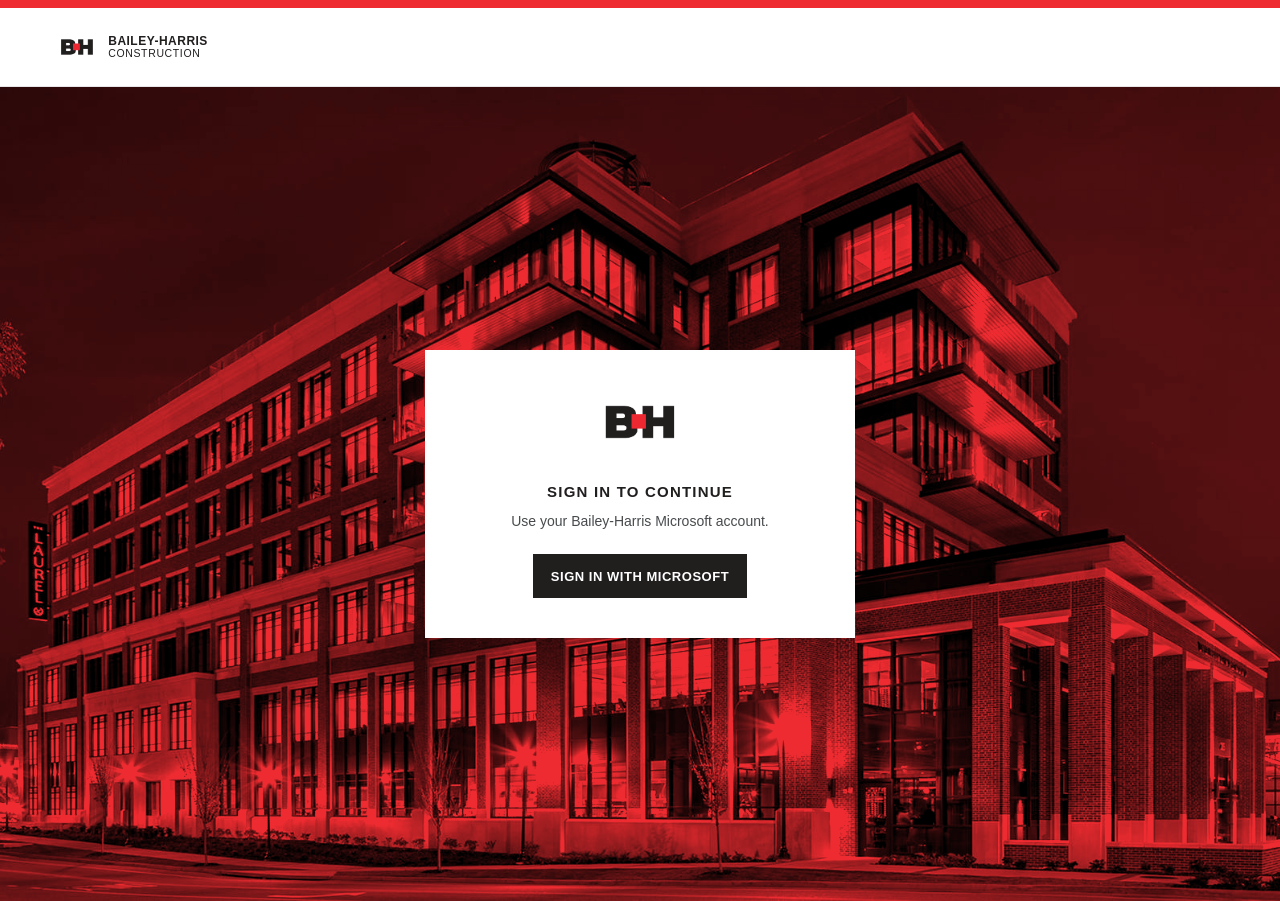
<file: index.html>
<!doctype html>
<html lang="en">
<head>
<meta charset="utf-8">
<meta http-equiv="Content-Security-Policy" content="script-src 'self' 'unsafe-inline'; connect-src 'self' https://graph.microsoft.com https://login.microsoftonline.com https://api.open-meteo.com https://api.weather.gov https://forecast.weather.gov https://*.sharepoint.com; default-src 'self'; base-uri 'self'; object-src 'none'; form-action 'self' https://login.microsoftonline.com; style-src 'self' 'unsafe-inline' https://fonts.googleapis.com; font-src 'self' https://fonts.gstatic.com data:; img-src 'self' data: blob:; frame-src https://login.microsoftonline.com;">
<meta name="viewport" content="width=device-width,initial-scale=1">
<meta name="robots" content="noindex,nofollow">
<title>BH Employee Home</title>
<link rel="icon" href="[data-uri]">
<link rel="preconnect" href="https://fonts.googleapis.com">
<link rel="preconnect" href="https://fonts.gstatic.com" crossorigin>
<style>
/* ===== Bailey-Harris launcher, on the BH shell (claude/bh-ui-spec.md).
   Red, black, slate, cream and light gray are chrome; green / amber / red
   fills are status in the data and nothing else. Square corners, no shadows.
   Tokens come from /bh-shell.css, linked after this block. ===== */
:root{
  --paper:#ffffff; --ink:#211E1E; --muted:#484B4D; --faint:#8a8d90;
  --line:#E8E6E7; --gray:#E8E6E7; --cream:#F2ECE1;
  --brand-red:#ED2B30; --maroon:#7F1B29; --charcoal:#484B4D;
  --sun:#F7A928; /* decorative only: the weather sun */
  --ok:#006100; --ok-soft:#C6EFCE; --warn:#9C6500; --warn-soft:#FFEB9C; --crit:#9C0006; --crit-soft:#FFC7CE;
}
*{box-sizing:border-box}
[hidden]:not([hidden="until-found"]){display:none!important}
html,body{overflow-x:hidden}
body{margin:0;background:var(--paper);color:var(--ink);font-family:var(--bh-font,Figtree,Arial,sans-serif);
  font-size:15px;line-height:1.5;-webkit-font-smoothing:antialiased;font-variant-numeric:tabular-nums}
h1,h2,h3{margin:0}
a{color:var(--ink)}
.wrap{max-width:1440px;margin:0 auto;padding:0 56px}
.wrap.page{padding-top:48px;padding-bottom:16px}
.mono{font-weight:600;letter-spacing:.02em}

/* ---- header ---- */
header.lh{background:#fff;border-bottom:1px solid var(--line);position:sticky;top:0;z-index:20}
.lh .wrap{display:flex;align-items:center;gap:18px;min-height:78px;flex-wrap:wrap;padding-top:10px;padding-bottom:10px}
.brand{display:flex;align-items:center;gap:10px;text-decoration:none;color:var(--ink);flex:none}
.brand img{height:30px;width:auto;display:block}
.brand .wm{font-size:12px;font-weight:800;letter-spacing:.04em;line-height:1.05;text-transform:uppercase}
.brand .wm small{display:block;font-size:10.5px;font-weight:500;letter-spacing:.06em}
.lh .spacer{flex:1 1 20px}
.search{position:relative;flex:0 1 300px;min-width:200px}
.search input{width:100%;font:14px var(--bh-font,Figtree,sans-serif);color:var(--ink);background:#fff;
  border:1px solid var(--charcoal);border-radius:0;min-height:40px;padding:0 34px 0 12px}
.search input::placeholder{color:var(--faint)}
.search kbd{position:absolute;right:10px;top:50%;transform:translateY(-50%);font:600 11px/1 var(--bh-font,sans-serif);
  color:var(--faint);border:1px solid var(--line);padding:3px 6px;background:#fff}
.search input:not(:placeholder-shown) ~ kbd{display:none}
.acct{display:flex;align-items:center;gap:10px;min-width:0}
.acct .av{width:36px;height:36px;flex:none;background:var(--charcoal);color:#fff;display:grid;place-items:center;
  font-weight:700;font-size:13px}
.acct .who{display:block;font-size:13px;font-weight:700;line-height:1.2;white-space:nowrap}
.acct .role{display:block;font-size:12px;color:var(--muted);line-height:1.25;white-space:nowrap}
.acct .so{display:inline-block;margin-top:5px;font:700 10px/1 var(--bh-font,Figtree,sans-serif);letter-spacing:.08em;text-transform:uppercase;
  color:var(--ink);background:#fff;border:1px solid var(--charcoal);padding:4px 8px;cursor:pointer}
.acct .so[hidden]{display:none}
.acct .so:hover{background:var(--ink);color:#fff}
.lh .acct{margin-left:auto}

/* ---- hero: The Laurel in red duotone ---- */
.hero{position:relative;overflow:hidden;background:var(--brand-red);min-height:330px}
.hero-photo{position:absolute;inset:0;background:url("hero.jpg") center 55% / cover no-repeat;
  filter:grayscale(1) contrast(1.08) brightness(1.3);mix-blend-mode:multiply}
/* a red wash behind the greeting so black and white type both read */
.hero-wash{position:absolute;inset:0;background:linear-gradient(90deg,rgba(33,30,30,.58) 0%,rgba(33,30,30,.34) 40%,rgba(33,30,30,.1) 75%,rgba(33,30,30,0) 100%)}
.hero-in{position:relative;padding:32px 40px 0;max-width:1280px;margin:0 auto;min-height:330px}
.today{font-size:12px;font-weight:700;letter-spacing:.14em;text-transform:uppercase;color:rgba(255,255,255,.85)}
.greet{margin-top:8px;font-size:46px;line-height:1;font-weight:500;text-transform:uppercase;letter-spacing:.005em;color:#fff}
.greet .nm{display:block;font-weight:800}
.hero-card{position:absolute;left:0;right:0;bottom:28px;padding:0 40px;max-width:1280px;margin:0 auto}
.hero-card p{margin:0 0 16px;font-size:17px;color:var(--ink)}
.hero-in p.eyebrow{margin:0 0 8px;font-size:13px;font-weight:800;letter-spacing:.16em;text-transform:uppercase;color:#fff}
.hero-in p.eyebrow::before{content:"";display:inline-block;width:10px;height:10px;background:var(--brand-red);margin-right:9px;vertical-align:0}
/* quick actions sit on the photo: white buttons, tan (brand cream) on hover */
.hero-card .acts a,.hero-card .acts a.bh-btn,.hero-card .acts a.bh-btn-outline{background:#fff!important;color:var(--ink)!important;border:1px solid #fff!important;box-shadow:none}
.hero-card .acts a:hover,.hero-card .acts a:focus-visible{background:var(--cream)!important;border-color:var(--cream)!important;color:var(--ink)!important}
.acts{display:flex;gap:10px;flex-wrap:wrap}
.acts a{min-height:44px}
.deco{position:absolute;right:40px;bottom:84px;display:flex;align-items:flex-start;gap:24px;pointer-events:none}
.deco .dots{display:grid;grid-template-columns:repeat(4,16px);gap:8px}
.deco .dots i{width:16px;height:16px;border-radius:50%;background:#fff;display:block}
.deco .sq{width:76px;height:76px;background:#fff}
.caption{position:absolute;right:16px;bottom:12px;background:var(--ink);color:#fff;font-size:11px;font-weight:700;
  letter-spacing:.06em;text-transform:uppercase;padding:4px 8px}

/* ---- weather: where you are now, then four days ---- */
.wxstrip{display:grid;grid-template-columns:minmax(300px,1.7fr) repeat(4,minmax(0,1fr));border-bottom:1px solid var(--line)}
.wxnow{display:flex;align-items:stretch;border-right:1px solid var(--line);min-width:0}
a.wxmain{flex:1;display:flex;align-items:center;gap:12px;padding:14px 22px;text-decoration:none;color:var(--ink);min-width:0}
a.wxmain:hover{background:var(--cream)}
.wxnow .txt{min-width:0}
.wxnow .pl{display:block;font-size:11px;font-weight:800;letter-spacing:.1em;text-transform:uppercase;white-space:nowrap;overflow:hidden;text-overflow:ellipsis}
.wxnow .tp{display:block;font-size:28px;font-weight:700;line-height:1.1}
.wxnow .cd{display:block;font-size:11.5px;color:var(--muted);white-space:nowrap;overflow:hidden;text-overflow:ellipsis}
.wxnow svg{width:36px;height:36px;flex:none;margin-left:auto;stroke:var(--ink);fill:none;stroke-width:1.6;stroke-linecap:round;stroke-linejoin:round}
.wxnow svg .sun,.wxd svg .sun{fill:var(--sun);stroke:none}
.wxnow svg .drop,.wxd svg .drop{fill:var(--charcoal);stroke:none}
.pin{display:inline-block;width:8px;height:8px;background:var(--brand-red);border-radius:50%;margin-right:6px;vertical-align:1px}
.pin.job{border-radius:0;background:var(--ink)}
.wxsel{display:flex;align-items:center;padding:0 14px 0 0}
.wxsel select{font:600 11px var(--bh-font,Figtree,sans-serif);letter-spacing:.04em;border:1px solid var(--line);background:#fff;padding:5px 6px;color:var(--ink);max-width:150px}
.sr{position:absolute;width:1px;height:1px;overflow:hidden;clip:rect(0 0 0 0)}
.wxd{display:grid;grid-template-columns:auto 1fr;grid-template-rows:auto auto;align-items:center;column-gap:10px;padding:12px 18px;border-right:1px solid var(--line);min-width:0}
.wxd:last-child{border-right:0}
.wxd .dn{font-size:11px;font-weight:800;letter-spacing:.1em;text-transform:uppercase}
.wxd svg{grid-row:1 / span 2;grid-column:2;justify-self:end;width:28px;height:28px;stroke:var(--ink);fill:none;stroke-width:1.6;stroke-linecap:round;stroke-linejoin:round}
.wxd .hl{font-size:14px;color:var(--muted)} .wxd .hl b{font-size:17px;color:var(--ink)}
.wxd .rn{grid-column:1 / span 2;font-size:11.5px;color:var(--muted)}
.rn.hi{color:var(--charcoal);font-weight:700}
a.wxc{display:flex;align-items:center;gap:12px;padding:14px 22px;text-decoration:none;color:var(--ink);
  border-right:1px solid var(--line);min-width:0}
a.wxc:last-child{border-right:0}
a.wxc:hover{background:var(--cream)}
.wxc .pl{display:block;font-size:11px;font-weight:800;letter-spacing:.1em;text-transform:uppercase}
.wxc .tp{display:block;font-size:22px;font-weight:700;line-height:1.1}
.wxc .cd{display:block;font-size:11.5px;color:var(--muted);white-space:nowrap;overflow:hidden;text-overflow:ellipsis}
.wxc svg{width:30px;height:30px;flex:none;margin-left:auto;stroke:var(--ink);fill:none;stroke-width:1.6;stroke-linecap:round;stroke-linejoin:round}
.wxc svg .sun{fill:var(--sun);stroke:none}
.wxc svg .drop{fill:var(--charcoal);stroke:none}
.wxc .txt{min-width:0}

/* ---- pulse: active jobs and the team, under the weather ---- */
/* two columns under the weather: desks and links on the left, jobs and team on the right */
.layout{display:grid;grid-template-columns:minmax(0,1fr) 380px;gap:28px;align-items:start}
/* ---- 4 Nov 2026: two columns, sections that fold ---- */
.side{display:flex;flex-direction:column;gap:20px;min-width:0}
.side .md{grid-template-columns:1fr}
.side #sec-myday{margin:0}
.sidehead{display:flex;align-items:center;gap:10px;margin:0 0 10px;flex-wrap:wrap}
.sidehead .t{font-size:13px;font-weight:800;letter-spacing:.08em;text-transform:uppercase}
.sidehead .cap{font-size:12.5px;color:var(--muted);min-width:0}
.sidehead .mdhide{margin-left:auto;font:700 10.5px var(--bh-font,Figtree,sans-serif);letter-spacing:.1em;text-transform:uppercase;
  background:#fff;border:1px solid var(--line);color:var(--muted);padding:5px 9px;cursor:pointer;border-radius:0}
.sidehead .mdhide:hover{border-color:var(--charcoal);color:var(--ink)}
.fold{background:#fff;border:1px solid var(--line);border-top:3px solid var(--ink);margin:0 0 20px;min-width:0}
.fold > .fh{font:inherit;color:inherit;background:none;border:0;border-radius:0;display:flex;align-items:center;gap:10px;width:100%;
  padding:13px 18px;cursor:pointer;text-align:left}
.fold > .fh::before{content:"";width:11px;height:11px;background:var(--brand-red);flex:none}
.fh .t{font-size:13px;font-weight:800;letter-spacing:.08em;text-transform:uppercase;white-space:nowrap}
.fh .s{font-size:12.5px;color:var(--muted);min-width:0;overflow:hidden;text-overflow:ellipsis;white-space:nowrap}
.fh .chev,.mdc > h2::after{margin-left:auto;width:8px;height:8px;flex:none;border-right:2px solid var(--faint);border-bottom:2px solid var(--faint);transform:rotate(45deg)}
.mdc > h2::after{content:"";margin-left:6px}
.fold.folded .chev,.mdc.folded > h2::after{transform:rotate(-45deg)}
.fold > .fh:hover,.mdc > h2:hover{background:var(--cream)}
.fold > .fh:focus-visible,.mdc > h2:focus-visible{outline:2px solid var(--brand-red);outline-offset:-2px}
.fold > .fb{padding:0 18px 18px}
.fold.folded > .fb{display:none}
.mdc > h2{cursor:pointer;user-select:none}
.mdc.folded > :not(h2){display:none}
.mdc.folded > h2{border-bottom:0}
.searching .fold.folded > .fb{display:block}
.apptabs{display:flex;gap:2px;border-bottom:1px solid var(--line);margin:0 0 14px;overflow-x:auto}
.apptabs button{font:600 13px var(--bh-font,Figtree,sans-serif);background:none;border:0;border-bottom:2px solid transparent;padding:7px 12px;color:var(--muted);cursor:pointer;white-space:nowrap}
.apptabs button[aria-selected="true"]{color:var(--ink);border-bottom-color:var(--brand-red)}
.searching .apptabs{display:none}
.appgh{display:none;font-size:11px;font-weight:800;letter-spacing:.1em;text-transform:uppercase;color:var(--muted);margin:12px 0 6px}
.searching .appgh{display:block}
.fold .apps{grid-template-columns:repeat(auto-fill,minmax(170px,1fr));gap:8px;background:none;border:0}
.fold a.app{padding:12px 14px 13px;border:1px solid var(--line)}
.fold a.app:hover{border-color:var(--charcoal)}
.fold .appname{font-size:14px}
.fold .appdesc{font-size:12.5px}
.fold .tiles{display:block}
/* desks as a stacked list: name | what it is | open (4 Nov 2026) */
.fold .tile{display:grid;grid-template-columns:210px minmax(0,1fr) auto;column-gap:18px;align-items:center;
  border:0;border-top:1px solid var(--line);padding:11px 0;background:none}
.fold .tile:first-child{border-top:0;padding-top:4px}
.fold .tile > *{grid-column:2;margin:0}
.fold .tile h3{grid-column:1;grid-row:1 / span 4;font-size:12.5px}
.fold .tile .foot{grid-column:3;grid-row:1 / span 4;margin:0;gap:12px}
.fold .tile > p:not(.msg){margin:0;-webkit-line-clamp:1}
.fold .tile .msg{margin:2px 0 0}
.fold .tile .big{margin:0}
.fold .tile .sublinks{margin:3px 0 0;display:flex;flex-wrap:wrap;gap:4px 16px}
.fold .tile .sublinks a{font-size:12.5px}
.fold .tile.locked{background:none;border-top-color:var(--line)}
.fold .tile.locked h3{color:var(--muted)}
.fold .tile.locked .big{display:none}
.fold .tile h3::before{display:none}
@media (max-width:640px){
  /* phone: name and Open only, so the list stays short */
  .fold .tile{padding:10px 0}
  #sec-desks .tile > p,#sec-desks .tile .sublinks{display:none}
  .fold .tile h3{font-size:12px}
}
@media (max-width:640px){
  .fold .tile{grid-template-columns:minmax(0,1fr) auto;row-gap:3px}
  .fold .tile > *{grid-column:1 / -1}
  .fold .tile h3{grid-column:1;grid-row:1}
  .fold .tile .foot{grid-column:2;grid-row:1}
  .fold .tile .foot .bh-chip{display:none}
}
.rmstrip{display:flex;flex-wrap:wrap;align-items:baseline;gap:6px 22px;font-size:13px;color:var(--muted)}
.rmstrip b{font-size:20px;font-weight:800;color:var(--ink);margin-right:5px}
.rmstrip .rmgo{margin-left:auto;font-size:12px;font-weight:800;letter-spacing:.06em;text-transform:uppercase;text-decoration:none;color:var(--ink);white-space:nowrap;border-bottom:2px solid var(--brand-red)}
.rmstrip .rmidea{margin-left:auto;font-size:12px;font-weight:800;letter-spacing:.06em;text-transform:uppercase;text-decoration:none;color:var(--brand-red);white-space:nowrap}
.rmstrip .rmidea + .rmgo{margin-left:0}
.rmbar{display:flex;height:8px;margin-top:12px;background:var(--gray)}
.rmbar span{display:block;height:100%}
.rmnow{margin-top:10px;font-size:12.5px;color:var(--muted)}
.rmnow b{color:var(--ink);font-weight:700}
@media (max-width:1100px){.layout{grid-template-columns:minmax(0,1fr)}.side{order:-1}}
.layout.solo{grid-template-columns:minmax(0,1fr)}
.pulse{display:grid;gap:24px;align-content:start}
.pstats{border-top:3px solid var(--ink);padding:20px 22px 22px;border-left:1px solid var(--line);border-right:1px solid var(--line);border-bottom:1px solid var(--line)}
.ptop{display:flex;align-items:flex-end;gap:18px;flex-wrap:wrap}
.pbig{font-size:56px;font-weight:800;line-height:1;letter-spacing:-.01em}
.pcap{font-size:13px;color:var(--muted);max-width:42ch;padding-bottom:4px}
.pcap a{font-weight:700;text-decoration:none;white-space:nowrap}
.pcap a:hover{color:var(--maroon)}
.bars{margin-top:18px;display:grid;gap:10px}
.bar{display:grid;grid-template-columns:118px minmax(0,1fr) 36px;align-items:center;gap:12px;font-size:13px}
.bar .lab{color:var(--muted)}
.bar .trk{height:14px;background:var(--gray);position:relative}
.bar .fill{position:absolute;left:0;top:0;bottom:0;background:var(--ink);border-radius:0 4px 4px 0;min-width:2px}
.bar .val{text-align:right;font-weight:700}
.pmini{display:flex;gap:28px;margin-top:18px;padding-top:14px;border-top:1px solid var(--line);font-size:13px;color:var(--muted);flex-wrap:wrap}
.pmini b{display:block;font-size:22px;color:var(--ink);font-weight:800;line-height:1.1}
.pasof{font-size:11.5px;color:var(--faint);margin-top:12px}
@media (max-width:1100px){.layout{grid-template-columns:minmax(0,1fr)}.pulse{order:-1;grid-template-columns:repeat(auto-fit,minmax(300px,1fr));gap:22px}}
@media (max-width:640px){.pbig{font-size:44px}.bar{grid-template-columns:110px minmax(0,1fr) 36px}}

/* ---- safety strip ---- */
.safety{background:var(--cream);border-bottom:1px solid var(--line)}
.safety .wrap{display:flex;align-items:center;gap:20px;padding-top:12px;padding-bottom:12px;flex-wrap:wrap}
.safety .big{font-size:26px;font-weight:800;color:var(--maroon);line-height:1}
.safety .lbl{font-size:11px;font-weight:700;letter-spacing:.12em;text-transform:uppercase;color:var(--charcoal);max-width:16ch;line-height:1.3}
.safety .sep{width:1px;align-self:stretch;background:#ddd3bf}
.safety .talk{font-size:13px}
.safety .talk b{display:block;font-size:10.5px;font-weight:700;letter-spacing:.12em;text-transform:uppercase;color:var(--charcoal)}
.safety a{color:var(--maroon);font-weight:700;text-decoration:none}
.safety .stamp{margin-left:auto;font-size:11px;color:#8f8573}

main{padding:0}
.banner{border-left:4px solid var(--charcoal);background:var(--cream);padding:12px 16px;font-size:13.5px;margin:0 0 24px}
.banner b{display:block;margin-bottom:2px}

/* ---- section labels ---- */
.sec{margin:0 0 48px}
.sechead{display:flex;align-items:center;gap:16px;margin:0 0 22px}
.sechead .blk{background:var(--brand-red);color:#fff;font-size:19px;font-weight:800;letter-spacing:.02em;text-transform:uppercase;
  padding:9px 18px;line-height:1.2;position:relative}
/* the label block runs out to the left edge of the window, as on the canvas */
.sechead .blk::before{content:"";position:absolute;top:0;bottom:0;right:100%;width:100vw;background:inherit}
.sechead .blk.dark{background:var(--ink)}
.sechead .rest{font-size:19px;font-weight:800;text-transform:uppercase;letter-spacing:.02em}
.sechead .cap{font-size:13px;color:var(--muted)}

/* ---- desk tiles ---- */
.tiles{display:grid;gap:14px;grid-template-columns:repeat(auto-fill,minmax(200px,1fr))}
/* ---- AI roadmap (3 Nov 2026) ---- */
.sechead .rmall{margin-left:auto;font:700 11px var(--bh-font,Figtree,sans-serif);letter-spacing:.1em;text-transform:uppercase;
  color:var(--ink);text-decoration:none;border:1px solid var(--charcoal);padding:8px 12px;white-space:nowrap}
.sechead .rmall:hover{background:var(--ink);color:#fff}
.rm{display:grid;gap:14px;grid-template-columns:repeat(4,minmax(0,1fr))}
.rm .col{background:#fff;border:1px solid var(--line);border-top:3px solid var(--ink);padding:14px 16px 12px;min-width:0;display:flex;flex-direction:column}
.rm .col.live{border-top-color:var(--ok)} .rm .col.building{border-top-color:var(--brand-red)}
.rm .col.later{border-top-color:var(--charcoal);border-top-style:dashed}
.rm .h{display:flex;align-items:baseline;justify-content:space-between;gap:8px}
.rm .t{font-size:12px;font-weight:800;letter-spacing:.1em;text-transform:uppercase}
.rm .c{font-size:26px;font-weight:800;line-height:1}
.rm .d{font-size:12px;color:var(--muted);margin:2px 0 8px}
.rm ul{list-style:none;margin:0;padding:0}
.rm li{padding:7px 0;border-top:1px solid var(--line);font-size:13.5px;font-weight:600;line-height:1.3}
.rm li small{display:block;font-size:11px;font-weight:700;letter-spacing:.06em;text-transform:uppercase;color:var(--muted);margin-top:2px}
.rm .more{margin-top:auto;padding-top:8px;font-size:12px;color:var(--muted)}
@media (max-width:1100px){.rm{grid-template-columns:repeat(2,minmax(0,1fr))}}
@media (max-width:560px){.rm{grid-template-columns:1fr}.sechead .rmall{margin-left:0}}
.tile{border-top:3px solid var(--ink);padding:14px 16px 12px;display:flex;flex-direction:column;min-width:0;background:#fff;border-left:1px solid var(--line);border-right:1px solid var(--line);border-bottom:1px solid var(--line)}
.tile.locked{background:var(--gray);border-top-color:var(--charcoal)}
.tile h3{display:flex;align-items:center;gap:10px;font-size:13px;font-weight:800;letter-spacing:.08em;text-transform:uppercase}
.tile h3::before{content:"";width:11px;height:11px;flex:none;background:var(--brand-red)}
.tile.locked h3::before{background:var(--charcoal)}
.tile .big{font-size:13px;font-weight:700;line-height:1.2;margin:8px 0 0}
.tile.locked .big{color:var(--charcoal);font-size:13px}
.tile .big .bh-chip{font-size:13px;vertical-align:middle}
.tile p{margin:8px 0 10px;color:var(--muted);font-size:12.5px;line-height:1.4}
.tile > p:not(.msg){display:-webkit-box;-webkit-line-clamp:2;-webkit-box-orient:vertical;overflow:hidden}
.tile .msg{flex:0;font-size:12.5px;margin-top:-8px}
.tile .sublinks{margin:-6px 0 16px;display:grid;gap:6px}
.tile .sublinks a{font-size:13px;font-weight:700;text-decoration:none}
.tile .sublinks a::after{content:" \2192"}
.tile .sublinks a:hover{color:var(--maroon)}
.tile .foot{display:flex;align-items:center;gap:10px;margin-top:auto}
.tile .foot .bh-chip{font-size:10.5px}
.tile .go{margin-left:auto;font-size:12px;font-weight:800;letter-spacing:.08em;text-transform:uppercase;text-decoration:none;color:var(--ink);white-space:nowrap}
.tile .go:hover{color:var(--maroon)}
.tile .go::after{content:" \2192"}
.tile.locked .go::after{content:""}
.tile.locked .go{margin-left:0;color:var(--charcoal)}

/* ---- this week: newsletter and team ---- */
.week{display:grid;gap:22px;grid-template-columns:repeat(auto-fit,minmax(320px,1fr))}
.panel{border-top:3px solid var(--ink);background:#fff;border-left:1px solid var(--line);border-right:1px solid var(--line);border-bottom:1px solid var(--line)}
.panel > h2{display:flex;align-items:center;gap:10px;font-size:13px;font-weight:800;letter-spacing:.08em;text-transform:uppercase;padding:14px 18px;border-bottom:1px solid var(--line)}
.panel > h2::before{content:"";width:11px;height:11px;background:var(--brand-red);flex:none}
.panel > h2 .n{margin-left:auto;font-size:12px;font-weight:600;color:var(--faint)}
.panel .k{font-size:10px;font-weight:700;letter-spacing:.06em;text-transform:uppercase;background:var(--gray);padding:2px 6px}
.panel .k.now{background:var(--ink);color:#fff}
.panel .all{display:block;padding:11px 18px;border-top:1px solid var(--line);font-size:12px;font-weight:800;letter-spacing:.08em;text-transform:uppercase;text-decoration:none}
.panel .all:hover{color:var(--maroon)}
.issue{display:block;padding:16px 18px;text-decoration:none;color:inherit;background:var(--cream);border-bottom:1px solid var(--line)}
.issue .when{font-size:10.5px;font-weight:700;letter-spacing:.12em;text-transform:uppercase;color:var(--maroon)}
.issue .h{font-size:17px;font-weight:800;margin-top:3px}
.issue .x{color:var(--muted);font-size:12.5px;margin-top:3px}
a.part{display:flex;align-items:center;padding:11px 18px;text-decoration:none;color:inherit;border-bottom:1px solid var(--line);font-size:13.5px;font-weight:600}
a.part:last-child{border-bottom:0}
a.part:hover{background:var(--cream)}
a.part .n{flex:1;min-width:0;overflow:hidden;text-overflow:ellipsis;white-space:nowrap}
a.part .go{width:14px;height:14px;stroke:var(--faint);fill:none;stroke-width:2.2;flex:none}
.panel .sub{font-size:10.5px;font-weight:700;letter-spacing:.12em;text-transform:uppercase;color:var(--muted);padding:10px 18px 6px;background:#fafafa;border-bottom:1px solid var(--line)}
.noneout{padding:11px 18px;font-size:13px;color:var(--faint);border-bottom:1px solid var(--line)}
.hol{display:flex;gap:8px;align-items:baseline;padding:9px 18px;background:var(--cream);border-bottom:1px solid var(--line);font-size:13px}
.hol b{font-size:10px;letter-spacing:.1em;text-transform:uppercase;color:var(--maroon)}
.hol .d{margin-left:auto;font-size:12px;color:var(--muted)}
.person{display:flex;align-items:center;gap:11px;padding:10px 18px;border-bottom:1px solid var(--line)}
.person:last-child{border-bottom:0}
.person .av{width:30px;height:30px;flex:none;display:grid;place-items:center;font-size:11px;font-weight:700;color:#fff;background:var(--charcoal)}
.person.m0 .av{background:var(--maroon)} .person.m2 .av{background:var(--ink)} .person.away .av{background:var(--faint)}
.person .who{flex:1;min-width:0}
.person .nm{display:block;font-size:13.5px;font-weight:700;white-space:nowrap;overflow:hidden;text-overflow:ellipsis}
.person .rl{display:block;font-size:12px;color:var(--muted);white-space:nowrap;overflow:hidden;text-overflow:ellipsis}
.person .kind{text-align:right;flex:none}
.person .kind .dt{display:block;font-size:11px;color:var(--faint);margin-top:3px}

/* ---- my day: the signed-in person's meetings, mail, tasks and BH work ---- */
.sechead .mdhide{margin-left:auto;font:700 11px var(--bh-font,Figtree,sans-serif);letter-spacing:.1em;text-transform:uppercase;
  background:#fff;border:1px solid var(--line);color:var(--muted);padding:6px 10px;cursor:pointer;border-radius:0}
.sechead .mdhide:hover{border-color:var(--charcoal);color:var(--ink)}
.md{display:grid;gap:14px;grid-template-columns:repeat(2,minmax(0,1fr));align-items:start}
@media (max-width:760px){.md{grid-template-columns:1fr}}
.mdc > h2{padding:9px 14px!important;font-size:11.5px!important}
.mdc .mdr{padding:6px 14px!important;gap:9px!important}
.mdc .mdr .t{width:56px!important;font-size:11.5px!important}
.mdc .mdr .sx{font-size:12.5px!important}
.mdc .mdr .sb{font-size:11px!important}
.mdc .sub{padding:6px 14px 4px!important;font-size:9.5px!important}
.mdc .more,.mdc .none{padding:6px 14px!important;font-size:11.5px!important}
.mdc .all{padding:7px 14px!important;font-size:10.5px!important}
#sec-myday{margin-bottom:34px}
/* ---- active jobs: one line under the weather ---- */
.jobstrip{background:#fff;border-bottom:1px solid var(--line)}
.jobstrip .wrap{display:flex;align-items:baseline;gap:22px;flex-wrap:wrap;padding-top:11px;padding-bottom:11px}
.jobstrip .jt{font-size:11px;font-weight:800;letter-spacing:.12em;text-transform:uppercase;color:var(--charcoal)}
.jobstrip .jc{font-size:12.5px;color:var(--muted);white-space:nowrap}
.jobstrip .jc b{font-size:17px;font-weight:800;color:var(--ink);margin-right:6px}
.jobstrip .jc.big b{font-size:22px;color:var(--maroon)}
.jobstrip .jgo{margin-left:auto;font-size:12px;font-weight:800;letter-spacing:.06em;text-transform:uppercase;text-decoration:none;white-space:nowrap}
.jobstrip .jgo:hover{color:var(--maroon)}
.jobstrip .jasof{font-size:11px;color:var(--faint);white-space:nowrap}
@media (max-width:640px){.jobstrip .wrap{gap:12px}.jobstrip .jgo{margin-left:0}}
.md > .panel{min-width:0}
.mdc .mdr{display:flex;align-items:flex-start;gap:12px;padding:10px 18px;border-bottom:1px solid var(--line);text-decoration:none;color:inherit;min-width:0}
.mdc a.mdr:hover{background:var(--cream)}
.mdr .t{flex:none;width:68px;font-size:12px;font-weight:700;line-height:1.35;padding-top:1px}
.mdr .t small{display:block;font-weight:500;color:var(--faint);font-size:11px}
.mdr .b{flex:1;min-width:0}
.mdr .sx{display:block;font-size:13.5px;font-weight:600;line-height:1.35;overflow:hidden;text-overflow:ellipsis;white-space:nowrap}
.mdr .sb{display:block;font-size:12px;color:var(--muted);overflow:hidden;text-overflow:ellipsis;white-space:nowrap}
.mdr .r{flex:none;text-align:right;font-size:11.5px;color:var(--faint);padding-top:1px}
.mdr.past{opacity:.5}
.mdr .join{font-size:11px;font-weight:800;letter-spacing:.08em;text-transform:uppercase;color:var(--maroon);text-decoration:none;white-space:nowrap}
.mdr .join:hover{text-decoration:underline}
.mdr .n2{display:inline-block;min-width:30px;text-align:center;font-size:15px;font-weight:800;padding:2px 6px;background:var(--gray)}
.panel .k.crit{background:var(--crit-soft);color:var(--crit)}
.panel .k.warn{background:var(--warn-soft);color:var(--warn)}
.mdc .none{padding:12px 18px;font-size:13px;color:var(--faint);border-bottom:1px solid var(--line)}
.mdc .more{padding:8px 18px;font-size:12px;color:var(--muted);border-bottom:1px solid var(--line)}
.mdc .alls{display:flex}
.mdc .alls .all{flex:1}
.mdc .alls .all + .all{border-left:1px solid var(--line)}
.md.priv .sx,.md.priv .sb{filter:blur(5px);user-select:none}
.mdnote{font-size:12.5px;color:var(--muted);margin:12px 0 0}
.mdnote button{font:inherit;font-weight:700;color:var(--maroon);background:none;border:0;padding:0;cursor:pointer;text-decoration:underline}
@media (max-width:640px){.md{grid-template-columns:1fr}.mdr .t{width:58px}.sechead .mdhide{display:none}}
/* ---- applications ---- */
.apps{display:grid;grid-template-columns:repeat(auto-fill,minmax(190px,1fr));gap:1px;background:var(--line);border:1px solid var(--line)}
a.app{display:block;background:#fff;padding:16px 18px 18px;text-decoration:none;color:inherit;min-width:0}
a.app:hover{background:var(--cream)}
.appname{display:flex;align-items:center;gap:6px;flex-wrap:wrap;font-size:15px;font-weight:700;line-height:1.25}
.appdesc{display:block;color:var(--muted);font-size:13px;line-height:1.4;margin-top:3px}
.pill{font-size:9.5px;font-weight:700;letter-spacing:.06em;text-transform:uppercase;background:var(--gray);padding:1px 5px}
.empty{color:var(--faint);font-size:14px;padding:24px 0 0}

/* ---- sign-in gate ---- */
.gatewrap{position:relative;min-height:calc(100vh - 86px);display:grid;place-items:center;padding:40px 20px;overflow:hidden;background:var(--brand-red)}
.gate{position:relative;background:#fff;padding:40px 34px;text-align:center;max-width:430px;width:100%}
.gate img{height:64px;width:auto;margin-bottom:20px}
.gate h2{font-size:15px;font-weight:800;letter-spacing:.08em;text-transform:uppercase;margin-bottom:8px}
.gate p{color:var(--muted);font-size:14px;margin:0 0 22px}

/* ---- footer area ---- */
.foot{color:var(--faint);font-size:12px;margin-top:8px;display:flex;gap:14px;flex-wrap:wrap}
details.diag{margin-top:14px;border-top:1px solid var(--line);padding-top:12px}
details.diag summary{font-size:11px;font-weight:700;letter-spacing:.12em;text-transform:uppercase;color:var(--muted);cursor:pointer}
pre{background:#fafafa;border:1px solid var(--line);padding:12px;overflow-x:auto;font:12px/1.55 ui-monospace,Menlo,Consolas,monospace;margin:12px 0 10px;white-space:pre-wrap;word-break:break-word}
.tag.ok{font-size:10px;font-weight:700;text-transform:uppercase;background:var(--ok-soft);color:var(--ok);padding:2px 6px}
/* kept as it was: the flywheel band */
.endband{margin-top:46px;background:var(--ink);color:#fff;padding:26px 0 24px}
.endband .wrap{display:flex;align-items:center;gap:18px;flex-wrap:wrap}
.endband img{height:40px;width:auto;flex:none}
.flywheel{display:flex;align-items:center;gap:9px;flex-wrap:wrap;min-width:0}
.flywheel .loop{width:17px;height:17px;flex:none;stroke:var(--brand-red);fill:none;stroke-width:2.1;stroke-linecap:round}
.flywheel span{font-size:11.5px;font-weight:800;letter-spacing:.13em;text-transform:uppercase;color:rgba(255,255,255,.88);white-space:nowrap}
.flywheel i.ch{width:9px;height:11px;flex:none;background:var(--brand-red);clip-path:polygon(0 0,42% 0,100% 50%,42% 100%,0 100%,58% 50%)}
.endband .since{font-size:11.5px;color:rgba(255,255,255,.42);margin-left:auto}

/* ---- narrower screens ---- */
@media (max-width:960px){
  .wrap,.hero-in{padding-left:20px;padding-right:20px}
  .wrap.page{padding-top:32px}
  .greet{font-size:46px}
  .deco{display:none}
  .hero-card{padding:0 20px}
  .wxstrip{grid-template-columns:repeat(4,minmax(0,1fr))}
  .wxnow{grid-column:1 / -1;border-right:0;border-bottom:1px solid var(--line)}
  .search{order:5;flex:1 1 100%}
}
@media (max-width:640px){
  header.lh{position:static}
  .acct .role{display:none}
  .hero,.hero-in{min-height:0}
  .hero-in{padding-top:28px;padding-bottom:24px}
  .greet{font-size:32px}
  .hero-card{position:relative;bottom:auto;padding:0 20px 24px}
  .caption{display:none}
  .hero-card p{font-size:15px}
  .tiles{grid-template-columns:1fr}
  .apps{grid-template-columns:repeat(2,minmax(0,1fr))}
  .appdesc{display:none}
  .sechead .cap{display:none}
  .wxstrip{grid-template-columns:repeat(4,minmax(0,1fr))}
  .wxnow{grid-column:1 / -1;border-right:0;border-bottom:1px solid var(--line)}
  a.wxmain{padding:12px 16px} .wxd{padding:10px 12px} .wxd svg{width:22px;height:22px}
  .endband .since{margin-left:0;flex:1 1 100%}
  .endband .wrap{gap:12px}
  .endband img{height:32px}
  .flywheel{gap:7px;width:100%} .flywheel span{font-size:9.5px;letter-spacing:.1em} .flywheel i.ch{width:7px;height:9px}
  .safety .stamp{display:none}
}
/* team drawer: Who's out? | Team updates | Team celebrations */
.teamnav{display:flex;border:1px solid var(--line);flex:none}
.teamnav button{font:inherit;font-size:11px;font-weight:800;letter-spacing:.08em;text-transform:uppercase;background:#fff;border:0;border-left:1px solid var(--line);padding:8px 11px;cursor:pointer;color:var(--ink);display:flex;align-items:center;gap:6px;white-space:nowrap}
.teamnav button:first-child{border-left:0}
.teamnav button:hover,.teamnav button[aria-expanded="true"]{background:var(--cream)}
.teamnav .c{font-size:10px;font-weight:700;background:var(--gray);padding:1px 6px;min-width:18px;text-align:center}
.teamnav .c.on{background:var(--brand-red);color:#fff}
.tscrim{position:fixed;inset:0;background:rgba(20,20,20,.35);z-index:40}
.tdrawer{position:fixed;top:0;right:0;bottom:0;width:min(420px,100vw);background:#fff;z-index:41;display:flex;flex-direction:column;box-shadow:-8px 0 24px rgba(0,0,0,.12);animation:tdin .18s ease-out}
@keyframes tdin{from{transform:translateX(30px);opacity:.4}to{transform:none;opacity:1}}
.tdrawer .tdh{display:flex;align-items:center;gap:8px;padding:14px 18px;border-top:3px solid var(--ink);border-bottom:1px solid var(--line)}
.tdrawer .tdh b{font-size:13px;font-weight:800;letter-spacing:.08em;text-transform:uppercase}
.tdrawer .tdh b::before{content:"";display:inline-block;width:11px;height:11px;background:var(--brand-red);margin-right:9px;vertical-align:-1px}
.tdrawer .tdx{margin-left:auto;font:inherit;font-size:20px;line-height:1;background:none;border:0;cursor:pointer;padding:2px 6px;color:var(--muted)}
.tdrawer .tdtabs{display:flex;border-bottom:1px solid var(--line)}
.tdrawer .tdtabs button{flex:1;font:inherit;font-size:11px;font-weight:800;letter-spacing:.06em;text-transform:uppercase;background:#fff;border:0;border-bottom:3px solid transparent;padding:10px 6px;cursor:pointer;color:var(--muted)}
.tdrawer .tdtabs button[aria-selected="true"]{color:var(--ink);border-bottom-color:var(--brand-red)}
.tdrawer .panel{border:0;flex:1;overflow:auto}
.tdrawer .issue .t{font-weight:800}
@media (max-width:960px){.teamnav button .l2{display:none}}
@media (max-width:640px){.teamnav button{padding:7px 8px;font-size:10px}}
@media (prefers-reduced-motion:reduce){*{animation:none!important;transition:none!important}}

/* ===== role-based home (12 Nov 2026): short hero, today strip, "Today for you" cards ===== */
.hero{min-height:0}
.hero .deco{right:40px;top:26px;bottom:auto;gap:14px}
.hero .deco .dots{grid-template-columns:repeat(4,10px);gap:7px}
.hero .deco .dots i{width:10px;height:10px}
.hero .deco .sq{width:44px;height:44px}
.hero-row{position:relative;display:flex;align-items:flex-end;gap:24px;flex-wrap:wrap;min-height:200px;padding-top:30px;padding-bottom:26px}
.hero-txt{flex:1 1 420px;min-width:0}
.hero .today{font-size:11.5px;letter-spacing:.12em}
.hero .greet{margin:4px 0 6px;font-size:34px;line-height:1.1;font-weight:500;text-transform:none;letter-spacing:-.01em}
.hero .greet .nm{display:inline;font-weight:800}
.hsum{margin:0;font-size:15px;color:#fff;max-width:760px}
.hsum strong{background:var(--ink);padding:0 5px;font-weight:700}
.hsum:empty{display:none}
.hero .acts{margin-top:14px;gap:8px}
.hero .acts a,.hero .acts a.bh-btn,.hero .acts a.bh-btn-outline{min-height:34px;padding:7px 12px;font-size:12px;background:#fff!important;color:var(--ink)!important;border:1px solid #fff!important;box-shadow:none}
.hero .acts a:hover,.hero .acts a:focus-visible{background:var(--cream)!important;border-color:var(--cream)!important}
.hero .caption{bottom:8px;right:12px}
/* weather sits in the hero: current conditions plus the next two days */
.hero .wxstrip{flex:0 1 auto;display:flex;align-items:stretch;border:0;background:rgba(33,30,30,.5);color:#fff;margin-bottom:14px;min-width:0}
.hero .wxnow{border-right:1px solid rgba(255,255,255,.18);border-bottom:0}
.hero a.wxmain{color:#fff;padding:8px 14px;gap:10px}
.hero a.wxmain:hover{background:rgba(33,30,30,.35)}
.hero .wxnow .tp{font-size:22px}
.hero .wxnow .cd,.hero .wxd .hl,.hero .wxd .rn{color:rgba(255,255,255,.82)}
.hero .wxnow .pl{max-width:170px}
.hero .wxnow svg,.hero .wxd svg{stroke:#fff}
.hero .wxnow svg .drop,.hero .wxd svg .drop{fill:#fff}
.hero .wxsel{display:flex;align-items:center;padding:0 8px 0 0}
.hero .wxsel select{max-width:26px;opacity:.85}
.hero .wxd{padding:8px 12px;border-right:1px solid rgba(255,255,255,.18)}
.hero .wxd:last-child{border-right:0}
.hero .wxd:nth-of-type(n+3){display:none}
.hero .wxd .hl b{color:#fff;font-size:15px}
.hero .wxd svg{width:22px;height:22px}
/* meetings and active jobs under the hero */
.daystrip{background:#fff;border-bottom:1px solid var(--line)}
.ds{display:grid;grid-template-columns:minmax(0,1.2fr) minmax(0,1fr)}
.ds > *{padding:11px 0;display:flex;align-items:center;gap:8px 14px;flex-wrap:wrap;font-size:13px;min-width:0}
.dsl{font-size:11.5px;font-weight:800;letter-spacing:.08em;text-transform:uppercase;white-space:nowrap}
.dsl em{font-style:normal;background:var(--gray);padding:1px 6px;margin-left:4px;font-size:11px}
#meet{list-style:none;margin:0;padding:0;display:flex;gap:8px;flex-wrap:wrap;min-width:0}
#meet li{display:flex;gap:8px;align-items:baseline;border:1px solid var(--line);padding:5px 10px;min-width:0;max-width:100%}
#meet li .t{font-weight:700;white-space:nowrap}
#meet li .s{min-width:0;overflow:hidden;text-overflow:ellipsis;white-space:nowrap}
#meet li.now{border-color:var(--ink)}
#meet li a.j{font-size:11.5px;font-weight:700;color:var(--maroon);text-transform:uppercase;text-decoration:none}
#meet li.none{border:0;padding:0;color:var(--muted)}
#meet li.none button{font:inherit;font-weight:700;border:1px solid var(--charcoal);background:#fff;padding:3px 8px;cursor:pointer;margin-left:6px}
.jobstrip.dsj{background:none;border:0;border-left:1px solid var(--line);padding-left:22px;gap:6px 14px}
.jobstrip .jsin{display:contents}
@media (max-width:1000px){.ds{grid-template-columns:minmax(0,1fr)}.jobstrip.dsj{border-left:0;border-top:1px solid var(--line);padding-left:0}}
/* sections */
.wrap.page{padding-top:26px}
.h-sh{display:flex;align-items:baseline;gap:10px;margin:0 0 12px;flex-wrap:wrap}
.h-sh h2{font-size:13px;font-weight:800;letter-spacing:.09em;text-transform:uppercase;display:flex;align-items:center;gap:9px}
.h-sh h2::before{content:"";width:10px;height:10px;background:var(--brand-red)}
.h-sh span{font-size:12.5px;color:var(--muted)}
.h-sh a{margin-left:auto;font-size:12px;font-weight:700;letter-spacing:.06em;text-transform:uppercase;text-decoration:none}
#sec-today{margin-bottom:24px}
.h-cards{display:grid;grid-template-columns:repeat(3,minmax(0,1fr));gap:12px}
@media (max-width:1000px){.h-cards{grid-template-columns:repeat(2,minmax(0,1fr))}}
@media (max-width:600px){.h-cards{grid-template-columns:minmax(0,1fr)}}
.h-wait{grid-column:1 / -1;color:var(--muted);font-size:13px;padding:6px 0}
.h-tc{min-width:0;background:#fff;border:1px solid var(--line);border-left:5px solid var(--ink);padding:14px 16px 12px;text-decoration:none;color:var(--ink);display:flex;flex-direction:column;gap:6px;min-height:150px}
.h-tc:hover{border-color:var(--ink)}
.h-tc.bad{border-left-color:var(--crit)} .h-tc.warn{border-left-color:#c99a00} .h-tc.first{border-left-color:var(--brand-red)}
.h-tc .lbl{font-size:11.5px;font-weight:700;letter-spacing:.07em;text-transform:uppercase;color:var(--muted)}
.h-tc .n{display:flex;align-items:baseline;gap:8px;min-width:0}
.h-tc .n b{font-size:38px;font-weight:700;line-height:1}
.h-tc .n span{font-size:13.5px;min-width:0}
.h-tc ul{margin:0;padding:0;list-style:none;font-size:12.5px;color:var(--muted)}
.h-tc li{padding:2px 0;white-space:nowrap;overflow:hidden;text-overflow:ellipsis}
.h-tc .go{margin-top:auto;font-size:12px;font-weight:700;letter-spacing:.06em;text-transform:uppercase;display:flex;justify-content:space-between;gap:8px;border-top:1px solid var(--line);padding-top:9px}
.h-chip{display:inline-block;font-size:10.5px;font-weight:600;letter-spacing:.04em;text-transform:uppercase;padding:2px 6px;margin-right:4px;background:var(--gray);color:var(--ink)}
.h-chip.bad{background:var(--crit-soft);color:var(--crit)} .h-chip.warn{background:var(--warn-soft);color:var(--warn)} .h-chip.ok{background:var(--ok-soft);color:var(--ok)}
.h-clear{font-size:12.5px;color:var(--muted);margin:10px 0 0}
.h-clear b{color:var(--ok)}
.mdnote{font-size:12.5px;color:var(--muted);margin:10px 0 0}
#sec-desks{margin-bottom:6px}
.h-desks{display:grid;grid-template-columns:repeat(auto-fill,minmax(220px,1fr));gap:12px}
.h-dk{background:var(--ink);color:#fff;text-decoration:none;padding:16px;display:flex;flex-direction:column;gap:8px;min-height:116px;min-width:0}
.h-dk:hover{background:var(--charcoal)}
.h-dk h3{font-size:15px;font-weight:800;letter-spacing:.07em;text-transform:uppercase}
.h-dk p{margin:0;font-size:12.5px;opacity:.82;line-height:1.4}
.h-dk .go{margin-top:auto;font-size:12px;font-weight:700;letter-spacing:.06em;text-transform:uppercase}
.h-dk.new{background:var(--maroon)}
/* bh-shell.css (linked after this block) sets .bh-page a{color:ink}; desk cards keep white text */
.bh-page a.h-dk,.bh-page a.h-dk:hover{color:#fff}
.bh-page .h-dk.soon,.bh-page .h-dk.locked{color:var(--ink)}
.h-dk.soon,.h-dk.locked{background:#fff;color:var(--ink);border:1px dashed var(--charcoal)}
.h-dk.soon p,.h-dk.locked p{opacity:1;color:var(--muted)}
.h-alld{font-size:12.5px;margin:12px 0 26px;color:var(--muted);line-height:1.8}
.h-alld a{font-weight:600;color:var(--ink)}
.h-alld .lk{color:var(--faint)}
.h-jobswrap{overflow-x:auto;margin-bottom:8px}
table.h-jobs{width:100%;border-collapse:collapse;background:#fff;border:1px solid var(--line);font-size:13px}
table.h-jobs th{background:var(--charcoal);color:#fff;font-size:11px;font-weight:600;letter-spacing:.05em;text-transform:uppercase;text-align:left;padding:8px 10px;white-space:nowrap}
table.h-jobs td{padding:9px 10px;border-top:1px solid var(--line);vertical-align:top}
table.h-jobs .r{text-align:right;white-space:nowrap}
table.h-jobs td.up{color:var(--crit);font-weight:600} table.h-jobs td.down{color:var(--ok)} table.h-jobs td.nr{color:var(--faint)}
table.h-jobs a{text-decoration:none} table.h-jobs a b{text-decoration:underline}
.h-note{font-size:12px;color:var(--muted);margin:0 0 6px;line-height:1.45}
.h-notes{margin:0 0 26px}
.h-kpis{display:grid;grid-template-columns:repeat(4,minmax(0,1fr));gap:1px;background:var(--line);border:1px solid var(--line);margin-bottom:26px}
@media (max-width:760px){.h-kpis{grid-template-columns:repeat(2,minmax(0,1fr))}}
.h-kpi{background:#fff;padding:14px 16px;min-width:0}
.h-kpi .l{font-size:11px;font-weight:700;letter-spacing:.07em;text-transform:uppercase;color:var(--muted)}
.h-kpi .v{font-size:24px;font-weight:700;margin-top:4px}
.h-kpi .s{font-size:12px;color:var(--muted)}
.h-apps{display:flex;flex-wrap:wrap;gap:8px;margin:0 0 16px;padding-bottom:16px;border-bottom:1px solid var(--line)}
.h-apps a{background:#fff;border:1px solid var(--line);padding:8px 12px;font-size:13px;text-decoration:none;font-weight:600}
.h-apps a:hover{border-color:var(--charcoal)}
@media (max-width:960px){
  .hero-row{padding-left:20px;padding-right:20px}
  .hero .wxstrip{display:flex}
}
@media (max-width:640px){
  .hero-row{min-height:0;padding-top:22px;padding-bottom:18px}
  .hero .greet{font-size:26px}
  .hsum{font-size:14px}
  .hero .wxstrip{width:100%;margin-bottom:0}
  .hero .wxnow{flex:1 1 auto;border-right:0}
  .hero .wxd{display:none}
  .h-tc .n b{font-size:32px}
}
</style>
<link rel="stylesheet" href="/bh-shell.css">
</head>
<body class="bh-page">

<div class="bh-topbar"></div>
<header class="lh">
  <div class="wrap">
    <a class="brand" href="/" aria-label="Bailey-Harris home">
      <img src="[data-uri]" alt="">
      <span class="wm">Bailey-Harris<small>Construction</small></span>
    </a>
    <span class="spacer"></span>
    <nav class="teamnav" id="teamnav" aria-label="Team" hidden>
      <button type="button" data-tp="out" aria-expanded="false" aria-controls="tdrawer">Who&rsquo;s out?<span class="c" id="tc-out">0</span></button>
      <button type="button" data-tp="updates" aria-expanded="false" aria-controls="tdrawer"><span><span class="l2">Team </span>updates</span><span class="c" id="tc-updates">0</span></button>
      <button type="button" data-tp="cele" aria-expanded="false" aria-controls="tdrawer"><span><span class="l2">Team </span>celebrations</span><span class="c" id="tc-cele">0</span></button>
    </nav>
    <div class="search" id="searchbox" hidden>
      <input id="q" type="search" placeholder="Search desks and applications" autocomplete="off" spellcheck="false" aria-label="Search desks and applications">
      <kbd>/</kbd>
    </div>
    <div class="acct" id="acct" hidden>
      <span class="av" id="acctav" aria-hidden="true"></span>
      <span><span class="who" id="acctname"></span><span class="role" id="acctrole"></span>
        <button type="button" class="so" id="signout" hidden>Sign out</button></span>
    </div>
  </div>
</header>
<div class="tscrim" id="tscrim" hidden></div>
<aside class="tdrawer" id="tdrawer" role="dialog" aria-modal="true" aria-labelledby="tdtitle" hidden>
  <div class="tdh"><b id="tdtitle">Team</b><button type="button" class="tdx" id="tdclose" aria-label="Close">&times;</button></div>
  <div class="tdtabs" role="tablist">
    <button type="button" role="tab" data-tp="out">Who&rsquo;s out?</button>
    <button type="button" role="tab" data-tp="updates">Updates</button>
    <button type="button" role="tab" data-tp="cele">Celebrations</button>
  </div>
  <section class="panel" id="tdbody" role="tabpanel"></section>
</aside>

<main>

  <div id="gatewrap" class="gatewrap" hidden>
    <div class="hero-photo"></div>
    <section id="gate" class="gate">
      <img src="[data-uri]" alt="">
      <h2>Sign in to continue</h2>
      <p>Use your Bailey-Harris Microsoft account.</p>
      <button class="bh-btn" id="signin">Sign in with Microsoft</button>
    </section>
  </div>

  <div id="app" hidden>
    <section class="hero" aria-label="Welcome">
      <div class="hero-photo"></div>
      <div class="hero-wash"></div>
      <div class="deco" aria-hidden="true"><div class="dots"><i></i><i></i><i></i><i></i><i></i><i></i><i></i><i></i></div><div class="sq"></div></div>
      <div class="wrap hero-row">
        <div class="hero-txt">
          <div class="today" id="today">&nbsp;</div>
          <h1 class="greet"><span id="greet">Good morning</span> <span class="nm" id="greetname"></span></h1>
          <p class="hsum" id="hsum"></p>
          <nav class="acts" id="acts" aria-label="Quick actions"></nav>
        </div>
        <nav class="wxstrip" id="wx" aria-label="Weather" hidden></nav>
      </div>
      <div class="caption" id="caption">The Laurel Hotel &amp; Spa &middot; Auburn</div>
    </section>

    <section class="daystrip" aria-label="Today">
      <div class="wrap ds">
        <div class="dsm"><span class="dsl">Meetings today <em id="mc">&ndash;</em></span><ul id="meet"><li class="none">Loading your calendar&hellip;</li></ul></div>
        <nav class="jobstrip dsj" id="jobstrip" aria-label="Active jobs" hidden></nav>
      </div>
    </section>
    <div class="safety" id="safety" hidden></div>

    <div class="wrap page" id="layout">
      <div id="fatal" class="banner" hidden></div>
      <div id="degraded" class="banner" hidden></div>

      <section id="sec-today" aria-label="Today for you">
        <div class="h-sh"><h2>Today for you</h2><span id="tsub">Only what is waiting on you, most urgent first</span></div>
        <div class="h-cards" id="tcards"><div class="h-wait">Reading what is waiting on you&hellip;</div></div>
        <p class="h-clear" id="tclear" hidden></p>
        <p class="mdnote" id="mdnote" hidden></p>
      </section>

      <section id="sec-desks">
        <div class="h-sh"><h2>Your desks</h2><span id="dsub"></span></div>
        <div class="h-desks" id="tiles"></div>
        <p class="h-alld" id="alld"></p>
      </section>

      <div id="extra"></div>

      <section class="fold" id="sec-apps" data-fold="apps">
        <button class="fh" type="button" aria-expanded="true"><span class="t">Applications</span><span class="s" id="appcap">picked for you first, then every group</span><span class="chev"></span></button>
        <div class="fb">
          <div class="h-apps" id="picked" hidden></div>
          <div class="apptabs" id="apptabs" role="tablist" aria-label="Application groups"></div>
          <div id="appsections"></div>
        </div>
      </section>

      <section class="fold" id="sec-roadmap" data-fold="roadmap" hidden>
        <button class="fh" type="button" aria-expanded="true"><span class="t">AI roadmap</span><span class="s" id="rmcap">What we are building for the field, project teams and the office</span><span class="chev"></span></button>
        <div class="fb"><div id="rmgrid"></div></div>
      </section>
      <p class="empty" id="noresults" hidden>Nothing matches that.</p>

      <!-- kept for the older panels' code; never shown -->
      <div hidden><div id="pulse"><div id="pstats"></div><section id="peoplepanel"></section></div><div id="sec-myday"><span id="mdcap"></span><div id="mdgrid"></div></div></div>

      <section class="sec" id="rail" hidden>
        <div class="sechead"><span class="blk dark">This week</span></div>
        <div class="week">
          <section class="panel" id="newspanel" hidden></section>
        </div>
      </section>

      <p class="foot">
        <span id="asof"></span>
        <span id="linksrc"></span>
      </p>

      <details class="diag">
        <summary>Diagnostics</summary>
        <div>
          <pre id="diag">…</pre>
          <button class="bh-btn-outline" id="copy">Copy diagnostics</button>
          <span class="tag ok" id="copied" hidden>copied</span>
        </div>
      </details>
    </div>

    <div class="endband">
      <div class="wrap">
        <img src="[data-uri]" alt="">
        <div class="flywheel"
             aria-label="Quality construction drives corporate profitability, which drives employee fulfillment, which drives quality construction">
          <svg class="loop" viewBox="0 0 24 24" aria-hidden="true">
            <path d="M20.5 12a8.5 8.5 0 1 1-2.5-6"/><path d="M18.4 2.2v4.2h-4.2"/>
          </svg>
          <span>Quality Construction</span><i class="ch"></i>
          <span>Corporate Profitability</span><i class="ch"></i>
          <span>Employee Fulfillment</span><i class="ch"></i>
        </div>
        <span class="since">Bailey-Harris Construction &middot; since 1979</span>
      </div>
    </div>
  </div>
</main>

<script src="msal-browser.min.js"></script>
<script>
"use strict";

/* ============ configuration ============ */
const CLIENT_ID = "1825a1c0-1ce3-4078-aeb7-a4714562c422";
const TENANT_ID = "848aa890-7982-4028-befa-3323d82583ce";
const SCOPES    = ["User.Read", "GroupMember.Read.All", "Sites.Selected"];

const SP_HOST  = "baileyharris.sharepoint.com";
const SP_PATH  = "/sites/Dashboard";
const LINK_LIB  = "LauncherData";
const LINK_FILE = "links.json";
/* written nightly by the pipeline; when it is there it wins over anything
   hand-typed into links.json, so the two never have to be kept in step */
const PEOPLE_FILE = "people.json";
const NEWS_FILE   = "newsletter.json";

const ACCESS_CONTACT = "itadmin@baileyharris.com";

/* The desks live in this repo and are gated by Entra group, so they stay here.
   Everything else comes from links.json in SharePoint. */
const DESKS = [
  {
    key: "ap",
    title: "AP Desk",
    blurb: "Commitments on file. Pay applications and invoices, from intake through PM review to entry.",
    href: "/ap/",
    group: null,
    audience: "Accounting",
    library: "APData",
    file: "ap_commitments.json",
    quiet: true,   /* not group-gated here, so a failed read shows a dash, not an error */
    links: [{ label: "Open invoices &amp; pay apps", href: "/ap/#open" }],
    count: d => (d.commitments || []).length
  },
  {
    key: "compliance",
    title: "Compliance Desk",
    blurb: "Trade partner COIs and coverage from Billy, joined to Procore contracts and Alabama licensing.",
    href: "https://compliance.baileyharris.com",
    group: null,
    audience: "Everyone",
    external: true
  },
  {
    key: "projects",
    title: "Project Information",
    blurb: "Financials, profitability, forecasting and monthly projections from Procore and ComputerEase.",
    href: "https://projects.baileyharris.com",
    group: null,
    audience: "Project teams",
    external: true
  },
  {
    key: "precon",
    title: "Precon Desk",
    blurb: "Jobs on file. Price a job against what Bailey-Harris has built, escalated to today.",
    href: "/precon/",
    group: "41c5a747-de87-4e3a-9523-3e0da1bd08ac",
    groupName: "BH-Desk-Precon",
    library: "PreconData",
    file: "projects.json",
    count: d => d.rows.length
  },
  {
    key: "prequal",
    title: "Prequal &amp; Sub Rating",
    blurb: "Trade partner ratings, with prequalification and diversity classifications.",
    blurbFor: d => "Trade partner ratings across " + new Set(d.rows.map(r => r.sid || r.s).filter(Boolean)).size.toLocaleString("en-US") +
                   " companies, with prequalification and diversity classifications.",
    href: "/prequal/",
    group: "b32fdca5-a99d-40d8-aabd-54975d34c386",
    groupName: "BH-Desk-Prequal",
    library: "PrequalData",
    file: "ratings.json",
    count: d => d.rows.length
  }
];

/* Last resort only. If links.json cannot be read the page still has to be
   useful, so these public sign-in pages are carried in the page itself.
   Nothing internal belongs in this list — the page source is world-readable
   even though the interface is not. */
/* Office location for the weather panel and the page's tagline. links.json may
   carry a "site" object that overrides either; these are only the defaults. */
const FALLBACK_SITE = {
  weather: { tz: "America/Chicago",
             locations: [{ label: "Auburn office", lat: 32.6099, lon: -85.4808 }] },
  tagline: "BH Employee Home",
  actions: []
};

const FALLBACK = {
  groups: [
    { name: "Every day", items: [
      { name: "Procore",   url: "https://account.activedirectory.windowsazure.com/applications/signin/Procore/87b67afa-8fd3-4537-982e-81b7c9376d55", desc: "Drawings, RFIs, submittals, daily logs", tag: "SSO" },
      { name: "FieldEase", url: "https://field.computerease.com/", desc: "Receipts and expense capture" },
      { name: "Bailey-Harris Intranet", url: "https://" + SP_HOST + "/SitePages/Home.aspx", desc: "Company news, policies and documents" },
      { name: "BH Academy / Training", url: "https://" + SP_HOST + "/sites/BHAcademy", desc: "Bailey-Harris Academy courses and training resources" }
    ]},
    { name: "Office and accounting", items: [
      { name: "Spark",     url: "https://bh.pce.sparkbusinessworks.com/login?redirect=/", desc: "ComputerEase web portal" },
      { name: "Billy",     url: "https://app.billyforinsurance.com", desc: "Subcontractor insurance and COI tracking" },
      { name: "DocuSign",  url: "https://app.docusign.com", desc: "Send and sign documents" },
      { name: "Bamboo HR", url: "https://baileyharris.bamboohr.com", desc: "Time off, benefits, employee records" }
    ]},
    { name: "Field and safety", items: [
      { name: "HSI Safety Training", url: "https://sys.hsiplatform.com/en/baileyharrisconstruction/legacy-platform/login", desc: "Assigned safety courses and certificates" },
      { name: "DroneDeploy",         url: "https://www.dronedeploy.com/app2/auth/signin", desc: "Site capture and progress maps" },
      { name: "Screen Share",        url: "https://collage.bytello.com/", desc: "Cast to the conference room display" }
    ]}
  ]
};

/* ============ plumbing ============ */
const $  = s => document.querySelector(s);
const $$ = s => Array.from(document.querySelectorAll(s));
const D = [];
const log = (k, v) => { D.push(k + ": " + v); const el = $("#diag"); if (el) el.textContent = D.join("\n"); };
const n0 = v => v == null ? "—" : Math.round(v).toLocaleString("en-US");
function esc(s){ const d = document.createElement("div"); d.textContent = s == null ? "" : String(s); return d.innerHTML; }
function banner(id, title, detail){
  const el = $(id);
  el.hidden = false;
  el.innerHTML = "<b>" + esc(title) + "</b>" + esc(detail);
}
function fatal(title, detail){ banner("#fatal", title, detail); log("ERROR", title + " — " + detail); }

let app, token;

const cfg = {
  auth: {
    clientId: CLIENT_ID,
    authority: "https://login.microsoftonline.com/" + TENANT_ID,
    redirectUri: location.origin + "/",
    navigateToLoginRequestUrl: false
  },
  cache: { cacheLocation: "localStorage", storeAuthStateInCookie: false }
};

async function graph(path){
  const res = await fetch("https://graph.microsoft.com/v1.0" + path, {
    headers: { Authorization: "Bearer " + token }
  });
  let body = null;
  try { body = await res.json(); } catch(_) {}
  return { ok: res.ok, status: res.status, body };
}
async function graphRaw(path){
  const res = await fetch("https://graph.microsoft.com/v1.0" + path, {
    headers: { Authorization: "Bearer " + token }
  });
  if (!res.ok) return { ok: false, status: res.status };
  return { ok: true, status: res.status, text: await res.text() };
}

/* ============ rendering ============ */

/* only http(s) — a links.json entry must never be able to introduce
   javascript: or data: into an href */
const OK_PROTO = { "http:":1, "https:":1, "tel:":1, "mailto:":1 };
function safeUrl(u){
  try {
    const p = new URL(String(u), location.origin);
    return OK_PROTO[p.protocol] ? p.href : null;
  } catch(_) { return null; }
}
const opensTab = u => /^https?:/i.test(u);
function initials(name){
  const w = String(name).replace(/[^A-Za-z0-9 ]/g, " ").trim().split(/\s+/);
  if (!w.length || !w[0]) return "?";
  return (w.length === 1 ? w[0].slice(0, 2) : w[0][0] + w[1][0]).toUpperCase();
}
function badgeClass(name){
  let h = 0;
  for (const c of String(name)) h = (h * 31 + c.charCodeAt(0)) >>> 0;
  return "m" + (h % 3);
}

/* applications: one tab per links.json group; a search looks across every group (4 Nov 2026) */
let APPTAB = null;
function renderApps(doc){
  APP_LIST = doc;
  const host = $("#appsections"), tabs = $("#apptabs");
  host.innerHTML = "";
  let n = 0;
  const names = [];
  (doc.groups || []).forEach(g => {
    const items = (g.items || [])
      .map(it => Object.assign({}, it, { _u: safeUrl(it.url) }))
      .filter(it => it._u);
    if (!items.length) return;
    const name = g.name || "Applications";
    names.push(name);
    const sec = document.createElement("div");
    sec.className = "appgrp";
    sec.dataset.g = name;
    sec.innerHTML =
      '<div class="appgh">' + esc(name) + '</div>' +
      '<div class="apps">' + items.map(it => {
        n++;
        return '<a class="app" href="' + esc(it._u) + '"' +
          (opensTab(it._u) ? ' target="_blank" rel="noopener noreferrer"' : '') +
          ' data-find="' + esc(((it.name || "") + " " + (it.desc || "")).toLowerCase()) + '">' +
            '<span class="appname">' + esc(it.name) +
              (it.tag ? '<span class="pill">' + esc(it.tag) + '</span>' : '') + '</span>' +
            (it.desc ? '<span class="appdesc">' + esc(it.desc) + '</span>' : '') +
          '</a>';
      }).join("") + '</div>';
    host.append(sec);
  });
  let saved = null; try { saved = localStorage.getItem("bh.apptab"); } catch(_) {}
  APPTAB = names.includes(saved) ? saved : (names[0] || null);
  if (tabs){
    tabs.innerHTML = names.map(nm => '<button type="button" role="tab" data-g="' + esc(nm) + '" aria-selected="' + (nm === APPTAB) + '">' + esc(nm) + '</button>').join("");
    tabs.hidden = names.length < 2;
  }
  log("app links", n);
}

function applyFilter(){
  const q = $("#q").value.trim().toLowerCase();
  let shown = 0;

  $$("#appsections .app").forEach(a => {
    const hit = !q || a.dataset.find.includes(q);
    a.hidden = !hit;
    if (hit) shown++;
  });
  /* no search: only the chosen tab; a search shows every group with a match */
  $$("#appsections .appgrp").forEach(sec => {
    const any = Array.from(sec.querySelectorAll(".app")).some(a => !a.hidden);
    sec.hidden = q ? !any : (sec.dataset.g !== APPTAB);
  });
  const lay = $("#layout"); if (lay) lay.classList.toggle("searching", !!q);
  const anyApp = $$("#appsections .app").some(a => !a.hidden);
  $("#sec-apps").hidden = !anyApp && !!q;

  $$("#tiles .h-dk").forEach(t => {
    const hit = !q || (t.dataset.find || "").includes(q);
    t.hidden = !hit;
    if (hit) shown++;
  });
  const anyDesk = $$("#tiles .h-dk").some(t => !t.hidden);
  $("#sec-desks").hidden = !anyDesk;

  $("#noresults").hidden = shown > 0;
}

function greeting(){
  const h = new Date().getHours();
  return h < 12 ? "Good morning" : h < 17 ? "Good afternoon" : "Good evening";
}

/* ============ date and clock ============ */
function paintClock(){
  $("#today").textContent = new Date().toLocaleDateString("en-US",
    { weekday: "long", month: "long", day: "numeric" });
}

/* ============ weather ============ */
/* WMO codes, as Open-Meteo returns them, mapped to one of eight drawings. */
const WXCODE = {
  0:["clear","Clear"], 1:["clear","Mainly clear"], 2:["partly","Partly cloudy"], 3:["cloud","Overcast"],
  45:["fog","Fog"], 48:["fog","Freezing fog"],
  51:["drizzle","Light drizzle"], 53:["drizzle","Drizzle"], 55:["drizzle","Heavy drizzle"],
  56:["drizzle","Freezing drizzle"], 57:["drizzle","Freezing drizzle"],
  61:["rain","Light rain"], 63:["rain","Rain"], 65:["rain","Heavy rain"],
  66:["rain","Freezing rain"], 67:["rain","Freezing rain"],
  71:["snow","Light snow"], 73:["snow","Snow"], 75:["snow","Heavy snow"], 77:["snow","Snow grains"],
  80:["rain","Rain showers"], 81:["rain","Rain showers"], 82:["rain","Heavy showers"],
  85:["snow","Snow showers"], 86:["snow","Snow showers"],
  95:["storm","Thunderstorms"], 96:["storm","Thunderstorms, hail"], 99:["storm","Thunderstorms, hail"]
};
const CLOUD = '<path d="M7.2 18.3h9.3a3.6 3.6 0 0 0 .2-7.2 5.2 5.2 0 0 0-9.9 1.3 3.4 3.4 0 0 0 .4 5.9z"/>';
const RAYS  = '<path d="M12 1.6v2.2M12 20.2v2.2M4.6 4.6l1.5 1.5M17.9 17.9l1.5 1.5' +
              'M1.6 12h2.2M20.2 12h2.2M4.6 19.4l1.5-1.5M17.9 6.1l1.5-1.5"/>';
function wxIcon(kind, night){
  switch(kind){
    case "clear":
      return night
        ? '<path d="M20.5 14.8A8.6 8.6 0 0 1 9.2 3.5a7.6 7.6 0 1 0 11.3 11.3z"/>'
        : '<circle class="sun" cx="12" cy="12" r="5"/>' + RAYS;
    case "partly":
      return night
        ? '<path d="M17.8 8.6A5.4 5.4 0 0 1 12.4 3a4.8 4.8 0 1 0 5.4 5.6z"/>' + CLOUD
        : '<circle class="sun" cx="8.6" cy="7.4" r="3.4"/>' +
          '<path d="M8.6 1.7v1.5M3.6 7.4H2.1M4.9 3.7L3.8 2.6M12.2 3.7l1.1-1.1"/>' + CLOUD;
    case "cloud":   return CLOUD;
    case "fog":     return CLOUD + '<path d="M4.6 21h9.6M8.4 23.2h8"/>';
    case "drizzle": return CLOUD + '<path d="M9.4 20.4l-.7 1.9M14.2 20.4l-.7 1.9"/>';
    case "rain":    return CLOUD + '<path d="M7.6 20.2l-.8 2.2M12 20.2l-.8 2.2M16.4 20.2l-.8 2.2"/>';
    case "snow":    return CLOUD +
      '<circle class="drop" cx="8.2" cy="21.4" r="1"/><circle class="drop" cx="12" cy="22.6" r="1"/>' +
      '<circle class="drop" cx="15.8" cy="21.4" r="1"/>';
    case "storm":   return CLOUD + '<path d="M12.6 19.4l-3 3.6h2.6l-.6 2.6"/>';
  }
  return CLOUD;
}
function wxSvg(cls, code, night){
  const k = (WXCODE[code] || ["cloud", "\u2014"])[0];
  return '<svg class="' + cls + '" viewBox="0 0 24 26" aria-hidden="true">' + wxIcon(k, night) + '</svg>';
}
const degF = v => (v == null ? "\u2014" : Math.round(v) + "\u00B0");

/* The National Weather Service point forecast for a coordinate — US only, free,
   no ads, and its page carries the hourly table and the radar. A location in
   links.json can override it with forecastUrl if you prefer somewhere else. */
const nwsUrl = l => "https://forecast.weather.gov/MapClick.php?lat=" +
  encodeURIComponent(l.lat) + "&lon=" + encodeURIComponent(l.lon);

/* A location list, whether links.json gives one location or several. */
function wxLocations(w){
  if (!w) return [];
  if (Array.isArray(w.locations) && w.locations.length)
    return w.locations.filter(l => l && l.lat != null && l.lon != null)
      .map(l => ({ label: l.label || "", lat: l.lat, lon: l.lon, tz: l.tz || w.tz,
                   forecastUrl: l.forecastUrl || "" }));
  if (w.lat != null && w.lon != null)
    return [{ label: w.label || "", lat: w.lat, lon: w.lon, tz: w.tz,
              forecastUrl: w.forecastUrl || "" }];
  return [];
}
/* which location this viewer last looked at - a convenience, never load-bearing */
function wxRemembered(){ try { return localStorage.getItem("bh.wx") || ""; } catch(_) { return ""; } }
function wxRemember(v){ try { localStorage.setItem("bh.wx", v); } catch(_) {} }

/* ---------- quick actions ---------- */
/* Two queue buttons, each shown only when its count is above zero:
   - "Approve invoices (n)" for a PM: Status "with PM" and AssignedApprover = the
     signed-in person, the same rule as AP Desk's PM review queue. Opens PM review.
   - "Open AP Queue (n)" for Accounting (same test as AP Desk: the two named people
     or an Accounting department): the Accounting intake queue, counted the way AP
     Desk counts it. Opens Accounting intake.
   Both sit after the second quick action, before IT help. */
let apReviewCount = 0, apQueueCount = 0, lastActions = [], apRowsAll = null;
const AP_SITE = "/sites/APDesk", AP_LIST = "AP Pay Applications";
const AP_ACCOUNTING_PEOPLE = ["tiffany.blackmon@baileyharris.com", "hdatb@baileyharris.com"];
const AP_ACCOUNTING_DEPTS = ["accounting - executives", "accounting - personnel", "executive", "directors"];
/* list Status -> AP Desk stage, copied from AP Desk (connector STATUS_IN) */
const AP_STAGE = { "received":"Intake", "AP verified":"Intake", "not a pay app":"Intake",
  "with PM":"PM review", "revise and resubmit":"Correction needed", "PM returned":"Correction needed",
  "PM approved":"Ready for entry", "ready for entry":"Ready for entry", "approved as noted":"Ready for entry",
  "approved and entered":"Entered", "duplicate archived":"Duplicate archived", "email only":"Duplicate archived",
  "handled outside desk":"Duplicate archived" };
const digitsOf = v => String(v == null ? "" : v).replace(/[^0-9]/g, "");
/* Pay App Queue (24 Nov 2026): pay apps a trade partner submitted through the portal
   (pay.baileyharris.com) that nobody has approved or returned yet. Same test as the
   Project Hub's "Submitted": latest revision of each pay app, not approved, not
   "revise and resubmit", not "no billing". PMs see their own jobs; these people see every job. */
const PAYAPP_ALL = ["tiffany.blackmon@baileyharris.com", "bsims@baileyharris.com"];
const PAYAPP_DONE = new Set(["ready for entry", "PM approved", "approved as noted", "approved and entered", "revise and resubmit",
  "duplicate archived", "email only", "handled outside desk", "no billing this period"]);
function payAppQueue(rows){
  const g = {};
  rows.filter(r => r.f.MatchBasis === "portal" && r.f.DocType !== "no billing" && r.f.DocType !== "invoice")
    .forEach(r => { const k = String(r.f.OriginalTitle || r.f.Title || "").trim(); (g[k] = g[k] || []).push(r); });
  return Object.values(g).map(x => x.sort((a, b) => (numv(a.f.Revision || 1) - numv(b.f.Revision || 1)) || (a.id - b.id))[x.length - 1])
    .filter(r => !PAYAPP_DONE.has(String(r.f.Status || "")))
    .sort((a, b) => String(a.f.ReceivedAt || "").localeCompare(String(b.f.ReceivedAt || "")));
}
function myPayQueue(){
  if (!Array.isArray(H.payQ)) return null;
  if (PAYAPP_ALL.includes(H.email)) return { all: true, rows: H.payQ };
  if (!H.mine.length) return null;
  const mine = new Set(H.mine.map(j => String(j).trim().toUpperCase().replace(/\s+/g, "")));
  return { all: false, rows: H.payQ.filter(r => mine.has(String(r.f.JobNumber || "").trim().toUpperCase().replace(/\s+/g, ""))) };
}

async function apListRows(){
  const s = await graph("/sites/" + SP_HOST + ":" + AP_SITE + "?$select=id");
  if (!(s.ok && s.body && s.body.id)){ log("ap queue", "APDesk site HTTP " + s.status); return null; }
  let url = "/sites/" + s.body.id + "/lists/" + encodeURIComponent(AP_LIST) +
    "/items?$expand=fields($select=Status,AssignedApprover,Title,OriginalTitle,Revision,Subcontract,PayRequest,JobNumber,MatchBasis,DocType,Vendor,ReceivedAt,BillingPeriod)&$select=id&$top=500";
  const out = []; let pages = 0;
  while (url && pages < 20){
    const r = await graph(url);
    if (!r.ok || !r.body){ log("ap queue", "list HTTP " + r.status); return null; }
    (r.body.value || []).forEach(x => out.push({ id: Number(x.id), f: x.fields || {} }));
    const next = r.body["@odata.nextLink"];
    url = next ? next.replace("https://graph.microsoft.com/v1.0", "") : null;
    pages++;
  }
  return out;
}

/* Same steps as AP Desk: one record per document (latest revision), keep the
   ones at intake, and drop those ComputerEase already holds. */
async function apIntakeCount(rows, drives){
  const groups = {};
  rows.forEach(r => { const k = String(r.f.OriginalTitle || r.f.Title || "").trim(); (groups[k] = groups[k] || []).push(r); });
  const heads = Object.values(groups).map(g => g.sort((a, b) =>
    (Number(a.f.Revision || 1) - Number(b.f.Revision || 1)) || (a.id - b.id))[g.length - 1]);
  const open = heads.filter(r => (AP_STAGE[r.f.Status] || "Intake") === "Intake");
  const maybeHeld = open.filter(r => digitsOf(r.f.PayRequest) && String(r.f.Subcontract || "").trim());
  let held = new Set();
  if (maybeHeld.length && drives && drives.APData){
    const f = await graphRaw("/drives/" + drives.APData + "/root:/ap_ce_invoices.json:/content");
    if (f.ok){
      try {
        const ce = JSON.parse(f.text);
        const full = ce && ce.subcontracts && ce.has_payment_data !== false && !(ce.filters && ce.filters.since);
        if (full) maybeHeld.forEach(r => {
          const led = ce.subcontracts[String(r.f.Subcontract).trim().toUpperCase()];
          const want = digitsOf(r.f.PayRequest);
          if (led && (led.invoices || []).some(x => digitsOf(x.number) === want)) held.add(r);
        });
      } catch(_) { log("ap queue", "ap_ce_invoices.json parse failed"); }
    } else log("ap queue", "ap_ce_invoices.json HTTP " + f.status);
  }
  H.apIntake = open.filter(r => !held.has(r));
  return H.apIntake.length;
}

async function loadApQueues(email, dept, drives){
  if (!email) return;
  const rows = await apListRows();
  apRowsAll = rows;
  if (!rows) return;
  /* 24 Nov 2026: AP Desk approvals and the AP intake queue are on hold, so
     apReviewCount / apQueueCount stay 0. What is kept is the Pay App Queue. */
  H.payQ = payAppQueue(rows);
  log("pay app queue", H.payQ.length + " portal pay apps waiting for approval, all jobs");
  renderActions(lastActions);
  if (H.role) renderHome();
}

function renderActions(items){
  const host = $("#acts");
  if (!host) return;
  lastActions = items || [];
  try { localStorage.setItem("bh.acts", JSON.stringify(lastActions)); } catch(_) {}
  const ok = lastActions.map(a => Object.assign({}, a, { _u: safeUrl(a.url) })).filter(a => a._u);
  const queue = [];
  /* "Approve invoices" and "Open AP Queue" removed 24 Nov 2026 (AP Desk on hold);
     "Approve Pay Apps (n)" opens the Project Hub's pay apps, same count as the Pay App Queue card */
  let pq = null; try { pq = myPayQueue(); } catch(_) {}   /* H is not declared yet on the first, cached render */
  if (pq && pq.rows.length) queue.push({ name: "Approve Pay Apps (" + pq.rows.length + ")", _u: safeUrl("/contracts/#pay") });
  ok.splice(Math.min(2, ok.length), 0, ...queue);
  host.innerHTML = ok.slice(0, 6).map((a, i) =>
    '<a class="' + (i ? 'bh-btn-outline' : 'bh-btn') + '" href="' + esc(a._u) + '"' +
      (opensTab(a._u) ? ' target="_blank" rel="noopener noreferrer"' : '') + '>' + esc(a.name) + '</a>').join("");
  host.parentElement.hidden = false;
  log("quick actions", ok.length);
}

/* ---------- safety strip ---------- */
function renderSafety(s){
  const el = $("#safety");
  if (!el || !s || (s.days == null && !s.talk)) return;
  const talkUrl = s.talkUrl ? safeUrl(s.talkUrl) : null;
  el.innerHTML = '<div class="wrap">' +
    (s.days == null ? '' :
      '<span class="big">' + n0(s.days) + '</span>' +
      '<span class="lbl">Days without a recordable</span>' +
      (s.talk ? '<span class="sep"></span>' : '')) +
    (s.talk ? '<span class="talk"><b>Toolbox talk this week</b>' +
      (talkUrl ? '<a href="' + esc(talkUrl) + '" target="_blank" rel="noopener noreferrer">' +
        esc(s.talk) + '</a>' : esc(s.talk)) + '</span>' : '') +
    (s.asOf ? '<span class="stamp">as of ' + esc(s.asOf) + (SAMPLE ? ' \u00b7 sample' : '') + '</span>' : '') +
    '</div>';
  el.hidden = false;
  log("safety", "shown");
}

/* ---------- newsletter ---------- */
/* One issue at a time. The pages are named per month, so this is whatever
   links.json currently points at — or whatever the pipeline last discovered. */
function renderNewsletter(n){
  const el = $("#newspanel");
  if (!el || !n) return;
  const parts = (n.sections || [])
    .map(s => Object.assign({}, s, { _u: safeUrl(s.url) }))
    .filter(s => s._u && s.name);
  const issueUrl = n.url ? safeUrl(n.url) : (parts[0] ? parts[0]._u : null);
  if (!issueUrl && !parts.length) return;
  const archive = n.archiveUrl ? safeUrl(n.archiveUrl) : null;

  el.innerHTML = '<h2>Newsletter' + sampleTag(!!pipelineNewsletter) + '</h2>' +
    (issueUrl
      ? '<a class="issue" href="' + esc(issueUrl) + '" target="_blank" rel="noopener noreferrer">' +
          '<span class="when">Latest issue</span>' +
          '<div class="h">' + esc(n.title || "This month") + '</div>' +
          (n.blurb ? '<div class="x">' + esc(n.blurb) + '</div>' : '') +
          (n.sentLabel ? '<div class="x" style="margin-top:6px;font-size:11px;color:var(--faint)">Sent ' +
             esc(n.sentLabel) + '</div>' : '') +
        '</a>'
      : '') +
    parts.map(s =>
      '<a class="part" href="' + esc(s._u) + '" target="_blank" rel="noopener noreferrer">' +
        '<span class="n">' + esc(s.name) + '</span>' +
        '<svg class="go" viewBox="0 0 24 24" aria-hidden="true"><path d="M9 5l7 7-7 7"/></svg>' +
      '</a>').join("") +
    (archive ? '<a class="all" href="' + esc(archive) + '" target="_blank" rel="noopener noreferrer">Past issues</a>' : '');
  el.hidden = false;
  log("newsletter", (n.title || "?") + ", " + parts.length + " sections");
}

/* ---------- team: who is out, and this week's milestones ---------- */
let SAMPLE = false;
/* the placeholder marker comes off panel by panel as each pipeline goes live */
const sampleTag = live => (SAMPLE && !live) ? '<span class="k" style="margin-left:8px">sample</span>' : '';
const KINDLABEL = { birthday:"Birthday", anniversary:"Anniversary", newhire:"New hire" };

function personRow(x, opts){
  const chip = opts && opts.chip;
  return '<div class="person ' + (opts && opts.away ? 'away ' : '') + badgeClass(x.name) + '">' +
    '<span class="av" aria-hidden="true">' + esc(initials(x.name)) + '</span>' +
    '<span class="who"><span class="nm">' + esc(x.name) + '</span>' +
      (x.role ? '<span class="rl">' + esc(x.role) + '</span>' : '') + '</span>' +
    '<span class="kind">' +
      (chip ? '<span class="k' + (chip.now ? ' now' : '') + '">' + esc(chip.text) + '</span>' : '') +
      (x.date ? '<span class="dt">' + esc(x.date) + '</span>' : '') +
    '</span></div>';
}

/* Team data lives in a slide-over opened from three header buttons rather than a
   side panel, so the launcher body stays desks + My day. Groups:
   out = holidays + people away; updates = new hires and any other non-celebration
   kind (plus the latest newsletter issue); celebrations = birthdays + anniversaries. */
const CELE_KINDS = { birthday:1, anniversary:1 };
let TEAM = null, teamIssue = null, teamTab = "out", teamWired = false;

function renderTeam(people, out, holidays, moreUrl, outKnown){
  const away = (out || []).filter(x => x && x.name);
  const mile = (people || []).filter(x => x && x.name);
  const hols = (holidays || []).filter(x => x && x.name);
  const cele = mile.filter(x => CELE_KINDS[String(x.kind || "").toLowerCase()]);
  const upd  = mile.filter(x => !CELE_KINDS[String(x.kind || "").toLowerCase()]);
  TEAM = { away, hols, cele, upd, outKnown: !!outKnown, more: moreUrl ? safeUrl(moreUrl) : null };
  const nav = $("#teamnav");
  if (!nav) return;
  const any = away.length || hols.length || mile.length || outKnown || teamIssue;
  const setC = (id, n, hot) => { const c = $(id); if (c){ c.textContent = n; c.classList.toggle("on", !!hot); } };
  setC("#tc-out", away.length + hols.length, away.some(x => x.today));
  setC("#tc-updates", upd.length + (teamIssue ? 1 : 0), false);
  setC("#tc-cele", cele.length, cele.length > 0);
  nav.hidden = !any;
  wireTeam();
  if (!$("#tdrawer").hidden) drawTeam();
  log("team", away.length + " out, " + upd.length + " updates, " + cele.length + " celebrations, " + hols.length + " holidays");
}

function drawTeam(){
  const el = $("#tdbody"); if (!el || !TEAM) return;
  const T = TEAM, tab = teamTab;
  const TITLES = { out: "Who’s out?", updates: "Team updates", cele: "Team celebrations" };
  $("#tdtitle").innerHTML = esc(TITLES[tab]) + sampleTag(!!pipelinePeople);
  document.querySelectorAll("#tdrawer .tdtabs button").forEach(b => b.setAttribute("aria-selected", b.dataset.tp === tab ? "true" : "false"));
  document.querySelectorAll("#teamnav button").forEach(b => b.setAttribute("aria-expanded", (!$("#tdrawer").hidden && b.dataset.tp === tab) ? "true" : "false"));
  let body = "";
  if (tab === "out"){
    const today = T.away.filter(x => x.today), later = T.away.filter(x => !x.today);
    if (T.hols.length){
      body += '<div class="sub">Holidays</div>' + T.hols.map(x =>
        '<div class="hol"><b>Holiday</b>' + esc(x.name) + '<span class="d">' + esc(x.date || "") + '</span></div>').join("");
    }
    body += '<div class="sub">Out today</div>' + (today.length
      ? today.map(x => personRow(x, { away: true })).join("")
      : '<div class="noneout">' + (T.outKnown || T.away.length ? "Nobody out today." : "Not available yet.") + '</div>');
    if (later.length)
      body += '<div class="sub">Later this week</div>' + later.map(x => personRow(x, { away: true })).join("");
  } else if (tab === "updates"){
    if (teamIssue && teamIssue.url){
      const u = safeUrl(teamIssue.url);
      if (u) body += '<div class="sub">Latest newsletter</div><a class="issue" href="' + esc(u) + '" target="_blank" rel="noopener noreferrer">' +
        '<span class="t">' + esc(teamIssue.title || "Newsletter") + '</span>' +
        (teamIssue.blurb ? '<span class="d" style="display:block;font-size:13px;color:var(--muted);margin-top:4px">' + esc(teamIssue.blurb) + '</span>' : '') + '</a>';
    }
    body += '<div class="sub">New faces &amp; news</div>' + (T.upd.length
      ? T.upd.map(x => personRow(x, { chip: { text: KINDLABEL[x.kind] || x.kind || "Update" } })).join("")
      : '<div class="noneout">No team updates this week.</div>');
  } else {
    const bd = T.cele.filter(x => /birthday/i.test(x.kind)), an = T.cele.filter(x => !/birthday/i.test(x.kind));
    if (!T.cele.length) body += '<div class="noneout">No birthdays or work anniversaries this week.</div>';
    if (bd.length) body += '<div class="sub">Birthdays</div>' + bd.map(x => personRow(x, { chip: { text: "Birthday" } })).join("");
    if (an.length) body += '<div class="sub">Work anniversaries</div>' + an.map(x => personRow(x, { chip: { text: x.years ? x.years + (x.years == 1 ? " year" : " years") : "Anniversary" } })).join("");
  }
  if (T.more) body += '<a class="all" href="' + esc(T.more) + '" target="_blank" rel="noopener noreferrer">Open BambooHR</a>';
  el.innerHTML = body;
}

let teamReturn = null;
function openTeam(tab){
  teamTab = tab || teamTab;
  teamReturn = document.activeElement;
  $("#tscrim").hidden = false; $("#tdrawer").hidden = false;
  drawTeam();
  $("#tdclose").focus();
}
function closeTeam(){
  $("#tscrim").hidden = true; $("#tdrawer").hidden = true;
  document.querySelectorAll("#teamnav button").forEach(b => b.setAttribute("aria-expanded", "false"));
  if (teamReturn && teamReturn.focus) teamReturn.focus();
}
function wireTeam(){
  if (teamWired) return; teamWired = true;
  document.querySelectorAll("#teamnav button").forEach(b => b.addEventListener("click", () => {
    if (!$("#tdrawer").hidden && teamTab === b.dataset.tp) closeTeam(); else openTeam(b.dataset.tp);
  }));
  document.querySelectorAll("#tdrawer .tdtabs button").forEach(b => b.addEventListener("click", () => { teamTab = b.dataset.tp; drawTeam(); }));
  $("#tdclose").addEventListener("click", closeTeam);
  $("#tscrim").addEventListener("click", closeTeam);
  document.addEventListener("keydown", e => { if (e.key === "Escape" && !$("#tdrawer").hidden) closeTeam(); });
}

/* ---------- pulse: active jobs, from the Project Information data ---------- */
/* Same file and site the Project Information dashboard reads. Job counts only:
   no contract, cost or profit figures on the launcher. If the read fails (no
   access, or the file is missing) the block simply does not appear. */
const PROJ_SITE = "/sites/" + SP_HOST + ":/sites/Resources";
/* jobs_public.json: the project pull's launcher copy - job, stage, site and BH team,
   no money. projects_data.json (the financial file) is only a fallback until the
   first pull writes the public copy; once that file is locked down the fallback
   simply fails and is never needed. */
const PROJ_FILE = "Compliance Dashboard/jobs_public.json";
const PROJ_FILE_OLD = "Compliance Dashboard/projects_data.json";
const STAGE_ROWS = [["pre-construction", "Pre-construction"], ["construction", "Construction"], ["post-construction", "Post-construction"]];
let pulseShown = false;

async function loadPulse(){
  const s = await graph(PROJ_SITE + "?$select=id");
  if (!(s.ok && s.body && s.body.id)){ log("pulse", "Resources site HTTP " + s.status); return; }
  const path = x => "/sites/" + s.body.id + "/drive/root:/" + x.split("/").map(encodeURIComponent).join("/") + ":/content";
  let f = await graphRaw(path(PROJ_FILE));
  if (f.status === 404){ log("pulse", "jobs_public.json not written yet, using projects_data.json"); f = await graphRaw(path(PROJ_FILE_OLD)); }
  if (!f.ok){ log("pulse", "job list HTTP " + f.status); return; }
  let data;
  try { data = JSON.parse(f.text); } catch(_) { log("pulse", "job list parse failed"); return; }
  projRows = data.projects || []; projSiteId = s.body.id;   /* My day reads the team from the same file */
  /* the dashboard drops its internal FY-tracking projects; so do we */
  const rows = (data.projects || []).filter(r => !/\bFY\s?\d{2,4}\b/i.test((r.project || "") + " " + (r.project_number || "")));
  const stg = r => String(r.stage || "").toLowerCase();
  const active = rows.filter(r => r.group ? r.group === "active" : STAGE_ROWS.some(x => x[0] === stg(r)));
  const warranty = rows.filter(r => r.group ? r.group === "warranty" : /warranty/.test(stg(r))).length;
  const closing = active.filter(r => r.closing_this_month).length;
  const counts = STAGE_ROWS.map(([k, label]) => [label, active.filter(r => stg(r) === k).length]);
  const max = Math.max(1, ...counts.map(c => c[1]));
  const when = data.generated_at || data.generated || "";
  /* one line under the weather instead of a side panel: counts only, no money */
  const js=$("#jobstrip");
  if (js){
    const cell=(n,l,strong)=>'<span class="jc'+(strong?' big':'')+'"><b>'+n0(n)+'</b>'+esc(l)+'</span>';
    js.innerHTML='<div class="jsin">'
      + '<span class="jt">Active jobs</span>'
      + cell(active.length,'active',true)
      + counts.map(([label,n])=>cell(n,label)).join('')
      + cell(closing,'closing this month') + cell(warranty,'in warranty')
      + '<a class="jgo" href="https://projects.baileyharris.com" rel="noopener">All jobs &rarr;</a>'
      + (when ? '<span class="jasof">as of '+esc(new Date(when).toLocaleString("en-US",{month:"short",day:"numeric",hour:"numeric",minute:"2-digit"}))+'</span>' : '')
      + '</div>';
    js.hidden=false;
  }
  pulseShown = true;   /* #pstats stays hidden; the strip above carries it */
  log("pulse", active.length + " active, " + closing + " closing, " + warranty + " warranty");
  layoutPulse();
}
/* ============ AI roadmap (3 Nov 2026) ============ */
/* roadmap/roadmap.json sits beside the full roadmap page on this same site (made from the
   Roadmap Tracker). No token needed. Missing or broken file: the section stays hidden. */
const RM_STAGES = [["live","Live","In use now"],["testing","Testing","Being tried before it goes live"],["building","Being built","Work under way"],["next","Up next","Starting soon"],["later","Saved for later","Planned, no date yet"]];
const RM_LANES = {field:"Field", project:"Project teams", office:"Office", foundations:"Foundations"};
let rmLoaded = false;
async function loadRoadmap(){
  if (rmLoaded) return; rmLoaded = true;
  const sec = $("#sec-roadmap"), grid = $("#rmgrid"); if (!sec || !grid) return;
  try{
    const r = await fetch("roadmap/roadmap.json", { cache: "no-store" });
    if (!r.ok) { log("roadmap", "HTTP " + r.status); return; }
    const j = await r.json(), items = (j && j.items) || [];
    if (!items.length) return;
    /* one row: counts per stage, a bar, and what is being built now (4 Nov 2026) */
    const RM_COL = { next: "var(--charcoal)", building: "var(--brand-red)", testing: "#b26a00", live: "var(--ok)", later: "var(--line)" };
    const counts = RM_STAGES.map(([k, t]) => [k, t, items.filter(i => i.stage === k).length]);
    const tot = Math.max(1, counts.reduce((a, c) => a + c[2], 0));
    const now = items.filter(i => i.stage === "building").slice(0, 3).map(i => esc(i.title));
    grid.innerHTML = '<div class="rmstrip">' + counts.map(([k, t, n]) => '<span><b>' + n + '</b>' + esc(t.toLowerCase()) + '</span>').join("") +
      '<a class="rmidea" href="roadmap/#suggest">Suggest an idea</a><a class="rmgo" href="roadmap/">See the full roadmap</a></div>' +
      '<div class="rmbar" aria-hidden="true">' + counts.map(([k, t, n]) => '<span style="width:' + (100 * n / tot).toFixed(1) + '%;background:' + RM_COL[k] + '"></span>').join("") + '</div>' +
      (now.length ? '<div class="rmnow"><b>Being built:</b> ' + now.join(" · ") + '</div>' : '');
    if (j.updated) { const dt = new Date(j.updated + "T12:00:00"); if (!isNaN(dt)) $("#rmcap").textContent = "What we are building for the field, project teams and the office · updated " + dt.toLocaleDateString("en-US", { month: "short", day: "numeric" }); }
    sec.hidden = false;
    log("roadmap", items.length + " items");
  }catch(e){ log("roadmap", "not loaded: " + (e && e.message || e)); }
}
function layoutPulse(){
  const p = $("#pulse"); if (!p) return;
  const a = !$("#pstats").hidden, b = !$("#peoplepanel").hidden;
  p.hidden = !(a || b);

}

/* ============ my day ============ */
/* The signed-in person's own day: today's meetings, unread and flagged mail,
   open Microsoft To Do tasks (plus a link to Procore My Open Items), and the Bailey-Harris work waiting on them.
   Outlook and tasks use their OWN token with three extra delegated scopes, so
   the rest of the page never depends on them: until those scopes are consented
   the panel simply shows the Bailey-Harris items. Subjects and senders only —
   Mail.ReadBasic cannot read a message body. Nothing here is stored. */
const MY_SCOPES = ["Mail.ReadBasic", "Calendars.Read", "Tasks.Read"];
const MY_TZ = (() => { try { return Intl.DateTimeFormat().resolvedOptions().timeZone || "America/Chicago"; } catch(_) { return "America/Chicago"; } })();
const OUTLOOK = { mail: "https://outlook.office.com/mail/", cal: "https://outlook.office.com/calendar/view/day",
                  todo: "https://to-do.office.com/tasks/",
                  procore: "https://app.procore.com/webclients/host/companies/15326/tools/opentasks" };
/* Procore team roles that belong to the client or the design team, not to us
   (same list as the Compliance Desk's "My projects" filter) */
const EXTERNAL_ROLE = /^(owner|architect|construction manager|(geotechnical|mechanical|electrical|civil|structural|plumbing|fire protection) engineer)( contact)?$/i;
const MD = { cal: null, mail: null, tasks: null, waiting: null, connect: false, off: false, down: false, err: [], calErr: 0 };
let mdRetry = null;
let myTok = null, myAcct = null, myEmail = "", projRows = null, projSiteId = null, mdTimer = null;

async function gMy(path, tz){
  const h = { Authorization: "Bearer " + myTok };
  if (tz) h.Prefer = 'outlook.timezone="' + tz + '"';
  const res = await fetch("https://graph.microsoft.com/v1.0" + path, { headers: h });
  let body = null;
  try { body = await res.json(); } catch(_) {}
  return { ok: res.ok, status: res.status, body };
}
async function myToken(){
  try {
    const r = await app.acquireTokenSilent({ scopes: MY_SCOPES, account: myAcct });
    MD.connect = false; MD.off = false;
    return r.accessToken;
  } catch (e) {
    /* never redirect on our own: the page must not bounce people to a consent
       screen at 8am. Offer it instead. */
    /* not consented yet (AADSTS65001) is IT's job, not the person's: say so
       rather than offering a button that ends on "Need admin approval" */
    const why = String((e && e.errorCode) || "") + " " + String((e && (e.errorMessage || e.message)) || "");
    const noConsent = /consent_required|AADSTS65001|AADSTS90094/i.test(why);
    MD.connect = e instanceof msal.InteractionRequiredAuthError && !noConsent;
    MD.off = noConsent;
    log("my day", "Outlook token not available — " + ((e && e.errorCode) || (e && e.message) || e));
    return null;
  }
}

const pad2 = n => String(n).padStart(2, "0");
const ymd = d => d.getFullYear() + "-" + pad2(d.getMonth() + 1) + "-" + pad2(d.getDate());
const hm = d => d.toLocaleTimeString("en-US", { hour: "numeric", minute: "2-digit" });
const md = d => d.toLocaleDateString("en-US", { month: "short", day: "numeric" });
const dow = d => d.toLocaleDateString("en-US", { weekday: "short", month: "short", day: "numeric" });
const todayYmd = () => ymd(new Date());
/* a Graph dateTimeTimeZone already in MY_TZ (we asked for it) reads as local time */
const localOf = dt => dt && dt.dateTime ? new Date(String(dt.dateTime).replace(/\.\d+$/, "")) : null;
const dayDiff = (a, b) => Math.round((new Date(a + "T12:00:00") - new Date(b + "T12:00:00")) / 86400000);
function whenMail(iso){
  const d = new Date(iso); if (isNaN(d)) return "";
  return ymd(d) === todayYmd() ? hm(d) : md(d);
}
function dueChip(due){
  if (!due) return "";
  const t = todayYmd(), diff = dayDiff(due, t);
  if (diff < 0) return '<span class="k crit">Overdue</span>';
  if (diff === 0) return '<span class="k now">Today</span>';
  if (diff === 1) return '<span class="k">Tomorrow</span>';
  return '<span class="k">' + esc(dow(new Date(due + "T12:00:00"))) + '</span>';
}
const extLink = (u, inner, cls) => {
  const s = safeUrl(u);
  return s ? '<a class="' + cls + '" href="' + esc(s) + '" target="_blank" rel="noopener noreferrer">' + inner + '</a>'
           : '<div class="' + cls + '">' + inner + '</div>';
};

/* ---------- meetings ---------- */
async function loadCalendar(){
  const s = new Date(); s.setHours(0, 0, 0, 0);
  const e = new Date(s); e.setDate(e.getDate() + 1);
  const r = await gMy("/me/calendarView?startDateTime=" + encodeURIComponent(s.toISOString()) +
    "&endDateTime=" + encodeURIComponent(e.toISOString()) +
    "&$select=subject,start,end,isAllDay,isCancelled,showAs,location,onlineMeeting,webLink,responseStatus" +
    "&$orderby=start/dateTime&$top=40", MY_TZ);
  /* a failed read keeps the last good calendar; MD.calErr says why it is not fresh (12 Nov 2026) */
  if (!r.ok){ log("my day calendar", "HTTP " + r.status); MD.err.push(r.status); MD.calErr = r.status; return; }
  MD.calErr = 0;
  const ev = (r.body.value || []).filter(x => !x.isCancelled &&
    !(x.responseStatus && x.responseStatus.response === "declined"));
  MD.cal = ev.map(x => ({ subject: x.subject || "(no subject)", allDay: !!x.isAllDay,
    start: localOf(x.start), end: localOf(x.end),
    where: (x.location && x.location.displayName) || "",
    join: x.onlineMeeting && x.onlineMeeting.joinUrl, link: x.webLink, free: x.showAs === "free" }));
  log("my day calendar", MD.cal.length + " today");
}
function cardCalendar(){
  if (!MD.cal) return "";
  const now = new Date();
  const allDay = MD.cal.filter(x => x.allDay);
  const timed = MD.cal.filter(x => !x.allDay && x.start);
  const past = timed.filter(x => x.end && x.end <= now);
  const ahead = timed.filter(x => !(x.end && x.end <= now));
  const rows = [];
  allDay.forEach(x => rows.push(
    extLink(x.link, '<span class="t">All day</span><span class="b"><span class="sx">' + esc(x.subject) + '</span>' +
      (x.where ? '<span class="sb">' + esc(x.where) + '</span>' : '') + '</span>', "mdr")));
  ahead.slice(0, 4).forEach(x => {
    const live = x.start <= now;
    rows.push('<div class="mdr">' +
      '<span class="t">' + esc(hm(x.start)) + '<small>' + (x.end ? esc(hm(x.end)) : '') + '</small></span>' +
      '<span class="b">' + (safeUrl(x.link)
          ? '<a class="sx" href="' + esc(safeUrl(x.link)) + '" target="_blank" rel="noopener noreferrer" style="text-decoration:none;color:inherit">' + esc(x.subject) + '</a>'
          : '<span class="sx">' + esc(x.subject) + '</span>') +
        '<span class="sb">' + esc(x.where || (x.join ? "Microsoft Teams" : "")) + '</span></span>' +
      '<span class="r">' + (live ? '<span class="k now">Now</span><br>' : '') +
        (x.join && safeUrl(x.join) ? '<a class="join" href="' + esc(safeUrl(x.join)) + '" target="_blank" rel="noopener noreferrer">Join</a>' : '') +
      '</span></div>');
  });
  const more = ahead.length > 4 ? '<div class="more">and ' + (ahead.length - 4) + ' more later today</div>' : '';
  const earlier = past.length ? '<div class="more">' + past.length + ' earlier today</div>' : '';
  const body = rows.length ? rows.join("") + more + earlier
    : (earlier || "") + '<div class="none">' + (past.length ? "Nothing else on your calendar today." : "No meetings today.") + '</div>';
  return '<section class="panel mdc"><h2>My calendar<span class="n">' + (ahead.length + allDay.length) + '</span></h2>' +
    body + '<a class="all" href="' + OUTLOOK.cal + '" target="_blank" rel="noopener noreferrer">Open calendar</a></section>';
}

/* ---------- mail ---------- */
async function loadMail(){
  const sel = "&$select=subject,from,receivedDateTime,importance,webLink,flag";
  /* $orderby with $filter: Graph requires the ordered property to lead the filter */
  const [f, u, fl] = await Promise.all([
    gMy("/me/mailFolders/inbox?$select=unreadItemCount"),
    gMy("/me/mailFolders/inbox/messages?$filter=" + encodeURIComponent("receivedDateTime ge 2000-01-01T00:00:00Z and isRead eq false") +
        "&$orderby=receivedDateTime%20desc&$top=3" + sel),
    gMy("/me/messages?$filter=" + encodeURIComponent("flag/flagStatus eq 'flagged'") + "&$top=50" + sel, MY_TZ)
  ]);
  if (!f.ok && !u.ok && !fl.ok){ log("my day mail", "HTTP " + f.status + "/" + u.status + "/" + fl.status); MD.err.push(f.status); return; }
  const flagged = (fl.ok && fl.body.value || []).map(m => ({
    subject: m.subject || "(no subject)", from: (m.from && m.from.emailAddress && m.from.emailAddress.name) || "",
    at: m.receivedDateTime, link: m.webLink,
    due: m.flag && m.flag.dueDateTime && m.flag.dueDateTime.dateTime ? String(m.flag.dueDateTime.dateTime).slice(0, 10) : "" }));
  flagged.sort((a, b) => (a.due || "9999") .localeCompare(b.due || "9999") || String(b.at).localeCompare(String(a.at)));
  MD.mail = {
    unread: f.ok ? (f.body.unreadItemCount || 0) : null,
    newest: (u.ok && u.body.value || []).map(m => ({ subject: m.subject || "(no subject)",
      from: (m.from && m.from.emailAddress && m.from.emailAddress.name) || "", at: m.receivedDateTime,
      link: m.webLink, high: m.importance === "high" })),
    flagged, flagOk: fl.ok
  };
  log("my day mail", (MD.mail.unread == null ? "?" : MD.mail.unread) + " unread, " + flagged.length + " flagged" +
    (fl.ok ? "" : " (flags HTTP " + fl.status + ")"));
}
function mailRow(m, right){
  return extLink(m.link, '<span class="b"><span class="sx">' + esc(m.subject) + '</span>' +
    '<span class="sb">' + esc(m.from) + '</span></span><span class="r">' + right + '</span>', "mdr");
}
function cardMail(){
  const m = MD.mail; if (!m) return "";
  let body = "";
  body += '<div class="sub">Unread in your inbox' + (m.unread != null ? ' · ' + n0(m.unread) : '') + '</div>';
  body += m.newest.length ? m.newest.map(x => mailRow(x, (x.high ? '<span class="k crit">High</span><br>' : '') + esc(whenMail(x.at)))).join("")
    : '<div class="none">Inbox is read.</div>';
  if (m.flagged.length){
    body += '<div class="sub">Flagged · ' + n0(m.flagged.length) + '</div>';
    body += m.flagged.slice(0, 3).map(x => mailRow(x, x.due ? dueChip(x.due) : esc(whenMail(x.at)))).join("");
    if (m.flagged.length > 3) body += '<div class="more">and ' + (m.flagged.length - 3) + ' more flagged</div>';
  }
  return '<section class="panel mdc"><h2>Inbox<span class="n">' + (m.unread != null ? n0(m.unread) + ' unread' : '') + '</span></h2>' +
    body + '<a class="all" href="' + OUTLOOK.mail + '" target="_blank" rel="noopener noreferrer">Open Outlook</a></section>';
}

/* ---------- tasks: Microsoft To Do (Planner is not used at BH) ----------
   Procore's "My Open Items" has no API a page can read for another person: the only
   company-level endpoint is /rest/v2.0/companies/{id}/open_items/mine, which answers for
   whoever holds the token. So the card links to it rather than counting it. */
async function loadTasks(){
  const out = []; let okAny = false;
  const lists = await gMy("/me/todo/lists");
  if (lists.ok){
    okAny = true;
    /* flagged email already has its own section */
    const ls = (lists.body.value || []).filter(l => l.wellknownListName !== "flaggedEmails").slice(0, 12);
    const res = await Promise.all(ls.map(l => gMy("/me/todo/lists/" + encodeURIComponent(l.id) +
      "/tasks?$filter=" + encodeURIComponent("status ne 'completed'") + "&$top=100")));
    res.forEach((r, i) => {
      if (!r.ok){ log("my day to do", ls[i].displayName + " HTTP " + r.status); return; }
      (r.body.value || []).forEach(t => out.push({ title: t.title || "(untitled)",
        due: t.dueDateTime && t.dueDateTime.dateTime ? String(t.dueDateTime.dateTime).slice(0, 10) : "",
        src: ls[i].wellknownListName === "defaultList" ? "To Do" : "To Do · " + (ls[i].displayName || ""),
        high: t.importance === "high", link: OUTLOOK.todo }));
    });
  } else log("my day to do", "HTTP " + lists.status);


  if (!okAny){ MD.err.push(lists.status); return; }
  out.sort((a, b) => (a.due || "9999").localeCompare(b.due || "9999") || (b.high - a.high));
  MD.tasks = out;
  const t = todayYmd();
  log("my day tasks", out.length + " open, " + out.filter(x => x.due && x.due < t).length + " overdue");
}
function cardTasks(){
  const ts = MD.tasks; if (!ts) return "";
  const t = todayYmd();
  const over = ts.filter(x => x.due && x.due < t).length, today = ts.filter(x => x.due === t).length;
  const rows = ts.slice(0, 4).map(x => extLink(x.link,
    '<span class="b"><span class="sx">' + esc(x.title) + '</span><span class="sb">' + esc(x.src) + '</span></span>' +
    '<span class="r">' + (x.high ? '<span class="k">Important</span><br>' : '') + dueChip(x.due) + '</span>', "mdr")).join("");
  const sub = (over || today) ? '<div class="sub">' + [over ? over + ' overdue' : '', today ? today + ' due today' : ''].filter(Boolean).join(' · ') + '</div>' : '';
  return '<section class="panel mdc"><h2>Tasks<span class="n">' + n0(ts.length) + ' open</span></h2>' + sub +
    (rows || '<div class="none">No open tasks.</div>') +
    (ts.length > 4 ? '<div class="more">and ' + (ts.length - 4) + ' more</div>' : '') +
    '<div class="alls"><a class="all" href="' + OUTLOOK.todo + '" target="_blank" rel="noopener noreferrer">To Do</a>' +
    '<a class="all" href="' + OUTLOOK.procore + '" target="_blank" rel="noopener noreferrer">My Procore open items</a></div></section>';
}

/* ---------- waiting on you: Bailey-Harris work ---------- */
async function loadWaiting(){
  const w = { ap: apReviewCount, intake: apQueueCount, jobs: [], bad: [], soon: [], read: false };
  if (projRows && myEmail){
    w.jobs = projRows.filter(p => (p.team || []).some(t =>
      String(t.email || "").trim().toLowerCase() === myEmail && !EXTERNAL_ROLE.test(String(t.role || "").trim())))
      .map(p => String(p.project_number || "")).filter(Boolean);
  }
  if (w.jobs.length && projSiteId){
    const f = await graphRaw("/sites/" + projSiteId + "/drive/root:/" +
      ["Compliance Dashboard", "compliance_data.json"].map(encodeURIComponent).join("/") + ":/content");
    if (f.ok){
      try {
        const mine = new Set(w.jobs);
        const rows = (JSON.parse(f.text).rows || []).filter(r => mine.has(String(r.project_number || "")) &&
          String(r.contract_active || "Yes") === "Yes");
        w.bad = rows.filter(r => r.status === "Non-Compliant");
        w.soon = rows.filter(r => r.status === "Expiring Soon");
        w.read = true;
      } catch(_) { log("my day compliance", "compliance_data.json parse failed"); }
    } else log("my day compliance", "compliance_data.json HTTP " + f.status);
  }
  MD.waiting = w;
  log("my day waiting", "AP " + w.ap + "/" + w.intake + ", " + w.jobs.length + " of your jobs, " +
    w.bad.length + " non-compliant, " + w.soon.length + " expiring");
}
function cardWaiting(){
  const w = MD.waiting; if (!w) return "";
  const rows = [];
  if (w.ap > 0) rows.push('<a class="mdr" href="/ap/#review"><span class="b"><span class="sx" style="filter:none">Invoices to approve</span>' +
    '<span class="sb" style="filter:none">Pay apps and invoices assigned to you</span></span><span class="r"><span class="n2">' + n0(w.ap) + '</span></span></a>');
  if (w.intake > 0) rows.push('<a class="mdr" href="/ap/#intake"><span class="b"><span class="sx" style="filter:none">AP intake queue</span>' +
    '<span class="sb" style="filter:none">Not yet routed or entered</span></span><span class="r"><span class="n2">' + n0(w.intake) + '</span></span></a>');
  const comp = w.bad.concat(w.soon);
  if (comp.length){
    rows.push('<div class="sub">Trade partner compliance on your jobs</div>');
    comp.slice(0, 3).forEach(r => rows.push(extLink("https://compliance.baileyharris.com",
      '<span class="b"><span class="sx">' + esc(r.vendor || "") + '</span><span class="sb">' +
      esc([r.project_number, r.notes || (r.status === "Expiring Soon" ? "Coverage expiring soon" : r.status)].filter(Boolean).join(" · ")) + '</span></span>' +
      '<span class="r">' + (r.status === "Non-Compliant" ? '<span class="k crit">Non-compliant</span>' : '<span class="k warn">Expiring</span>') + '</span>', "mdr")));
    if (comp.length > 3) rows.push('<div class="more">and ' + (comp.length - 3) + ' more on the Compliance Desk</div>');
  }
  /* someone with jobs or an AP role gets a reassuring empty state; everyone
     else gets no card at all */
  if (!rows.length && !(w.jobs.length && w.read)) return "";
  const n = (w.ap || 0) + (w.intake || 0) + comp.length;
  return '<section class="panel mdc"><h2>Waiting on you<span class="n">' + n0(n) + '</span></h2>' +
    (rows.join("") || '<div class="none">Nothing waiting on you across your ' + w.jobs.length + ' job' + (w.jobs.length === 1 ? '' : 's') + '.</div>') +
    (w.jobs.length ? '<a class="all" href="https://compliance.baileyharris.com" rel="noopener">Open Compliance Desk</a>' : '') + '</section>';
}

/* ---------- the section ---------- */
function renderMyDay(){
  /* 12 Nov 2026: the My day panel is gone; its data feeds the meetings strip and the Today cards */
  log("my day", "cal " + (MD.cal ? MD.cal.length : "-") + ", tasks " + (MD.tasks ? MD.tasks.length : "-") + ", mail " + (MD.mail ? "read" : "-"));
  renderHome();
}

async function refreshPersonal(){
  myTok = await myToken();
  MD.err = [];
  if (!myTok){ MD.cal = MD.mail = MD.tasks = null; renderMyDay(); return; }
  await Promise.all([
    loadCalendar().catch(e => { MD.err.push("network"); MD.calErr = MD.calErr || "network"; log("my day calendar", "failed " + e.message); }),
    loadMail().catch(e => { MD.err.push("network"); log("my day mail", "failed " + e.message); }),
    loadTasks().catch(e => { MD.err.push("network"); log("my day tasks", "failed " + e.message); })
  ]);
  /* 12 Nov 2026: Outlook answering 502/503/504 (or no network) is Microsoft having a bad
     moment, not missing permission. Only a refusal (401/403) means the scopes are not granted.
     When Outlook is down, try again in a minute instead of waiting for the 5-minute refresh. */
  MD.down = MD.err.some(x => x === "network" || x === 429 || x >= 500);
  MD.off = !MD.down && !MD.cal && !MD.mail && !MD.tasks;
  if (MD.down && !mdRetry) mdRetry = setTimeout(() => { mdRetry = null; if (!document.hidden) refreshPersonal(); }, 60000);
  renderMyDay();
}
function startMyDay(acct){
  myAcct = acct;
  const r = refreshPersonal();
  /* people leave the launcher open all day; keep it current without a reload */
  if (!mdTimer) mdTimer = setInterval(() => { if (!document.hidden) refreshPersonal(); }, 5 * 60 * 1000);
  return r;
}


/* ============ boot ============ */
let pipelinePeople = null;
let pipelineNewsletter = null;
let wxAll = wxLocations(FALLBACK_SITE.weather);
let wxCfg = wxAll[0] || null;
let wxPromise = null;
/* ---------- one place: the viewer's own location, else their office ----------
   The browser asks once for location. Coordinates are rounded to about a
   kilometre before they leave the page and go only to Open-Meteo (the forecast)
   and the National Weather Service (the town name and the forecast link).
   Nothing is stored except which choice the viewer made (bh.wx). If location
   is refused or unavailable the strip uses the office on their Microsoft
   profile, then the first office in links.json. */
const WX = { offices: wxAll.slice(), jobs: [], place: null, data: null, officeHint: "" };
const r2 = v => Math.round(v * 100) / 100;

function wxOffice(){
  const pref = wxRemembered();
  const by = s => WX.offices.find(o => o.label && s && o.label.toLowerCase() === String(s).toLowerCase());
  const hint = WX.officeHint && WX.offices.find(o => o.label && WX.officeHint.toLowerCase().includes(o.label.toLowerCase()));
  const o = (pref && pref !== "geo" && by(pref)) || hint || WX.offices[0];
  return o ? Object.assign({ src: "office" }, o) : null;
}
function wxGeo(){
  return new Promise(res => {
    if (!navigator.geolocation) return res(null);
    navigator.geolocation.getCurrentPosition(
      p => res({ lat: r2(p.coords.latitude), lon: r2(p.coords.longitude) }),
      e => { log("weather", "location " + (e && e.code === 1 ? "refused" : "unavailable")); res(null); },
      { enableHighAccuracy: false, timeout: 9000, maximumAge: 30 * 60 * 1000 });
  });
}
/* "Opelika, AL" from the National Weather Service; plain "My location" if it cannot say */
async function wxTown(lat, lon){
  try {
    const r = await fetch("https://api.weather.gov/points/" + lat + "," + lon, { referrerPolicy: "no-referrer" });
    if (!r.ok) return "";
    const j = await r.json(), rl = j && j.properties && j.properties.relativeLocation && j.properties.relativeLocation.properties;
    return rl && rl.city ? rl.city + (rl.state ? ", " + rl.state : "") : "";
  } catch(_) { return ""; }
}
async function wxPickPlace(){
  const pref = wxRemembered();
  /* a jobsite picked earlier: the job list arrives after sign-in, wxJobsReady() switches to it */
  if (pref.startsWith("job:")) return WX.jobs.find(j => j.key === pref) || wxOffice();
  if (pref && pref !== "geo") { const o = wxOffice(); if (o && o.label.toLowerCase() === pref.toLowerCase()) return o; }
  const g = await wxGeo();
  if (g) {
    const near = WX.offices.find(o => Math.abs(o.lat - g.lat) < 0.12 && Math.abs(o.lon - g.lon) < 0.12);
    return { src: "geo", lat: g.lat, lon: g.lon, label: "My location", town: near ? near.label : "", tz: "auto" };
  }
  /* no device location: the person's own jobsite, then their office */
  return WX.jobs[0] || wxOffice();
}
async function fetchWeather(place){
  const p = place || WX.place; if (!p) return null;
  const url = "https://api.open-meteo.com/v1/forecast"
    + "?latitude=" + encodeURIComponent(p.lat) + "&longitude=" + encodeURIComponent(p.lon)
    + "&current=temperature_2m,is_day,weather_code"
    + "&daily=weather_code,temperature_2m_max,temperature_2m_min,precipitation_probability_max"
    + "&temperature_unit=fahrenheit&timezone=auto&forecast_days=5";
  const ctl = new AbortController(); const timer = setTimeout(() => ctl.abort(), 7000);
  try {
    const r = await fetch(url, { signal: ctl.signal, referrerPolicy: "no-referrer" });
    if (!r.ok) { log("weather", "HTTP " + r.status); return null; }
    const j = await r.json(); log("weather", "ok, " + (p.src === "geo" ? "device location" : p.label));
    return j;
  } catch(e) { log("weather", "unavailable"); return null; }
  finally { clearTimeout(timer); }
}
/* pick the place, fetch, and keep both; returns the forecast for the boot code */
async function wxLoad(){
  WX.place = await wxPickPlace();
  if (!WX.place) return null;
  const [d, town] = await Promise.all([fetchWeather(WX.place), WX.place.src === "geo" ? wxTown(WX.place.lat, WX.place.lon) : Promise.resolve("")]);
  if (town) WX.place.town = town;
  WX.data = d; return d;
}
/* The signed-in person's active jobs, from the same team list My day uses.
   Construction jobs first, then the soonest completion; only jobs with a
   geocoded site address (lat/lng in projects_data.json) can be used. */
function wxJobsReady(){
  if (!projRows || !myEmail) return;
  const stg = r => String(r.stage || "").toLowerCase();
  const mine = projRows.filter(r => (r.group ? r.group === "active" : /construction/.test(stg(r))) && r.lat != null && r.lng != null &&
    (r.team || []).some(t => String(t.email || "").trim().toLowerCase() === myEmail && !EXTERNAL_ROLE.test(String(t.role || "").trim())));
  mine.sort((a, b) => ((stg(a) === "construction" ? 0 : 1) - (stg(b) === "construction" ? 0 : 1)) ||
    String(a.completion_date || "9999").localeCompare(String(b.completion_date || "9999")));
  WX.jobs = mine.map(r => ({ src: "job", key: "job:" + r.project_number, num: String(r.project_number || ""),
    label: String(r.project || r.project_number || "Jobsite"), lat: r2(+r.lat), lon: r2(+r.lng), tz: "auto" }));
  log("weather", WX.jobs.length + " jobsite" + (WX.jobs.length === 1 ? "" : "s") + " for this person");
  if (!WX.jobs.length || !WX.place) return;
  const pref = wxRemembered();
  const chosenOffice = pref && pref !== "geo" && !pref.startsWith("job:");
  /* only replace an office that was a fallback, never one the person picked, and never their device location */
  if (WX.place.src === "office" && !chosenOffice){
    const j = WX.jobs.find(x => x.key === pref) || WX.jobs[0];
    WX.place = j; fetchWeather(j).then(d => { WX.data = d; wxLast = d; renderWeather(d); });
  } else renderWeather(wxLast);   /* adds the jobs to the picker */
}
function wxSwitch(v){
  if (v.startsWith("job:")){ const j = WX.jobs.find(x => x.key === v); if (j){ wxRemember(v); WX.place = j; fetchWeather(j).then(d => { WX.data = d; wxLast = d; renderWeather(d); }); return; } }
  wxRemember(v);
  wxLoad().then(d => { wxLast = d; renderWeather(d); });
}

let wxLast = null;
/* The weather is decoration. If it cannot be fetched the strip simply never
   appears; a launcher must not lead with an error nobody can act on. */
function renderWeather(data){
  const el = $("#wx");
  if (!el) return;
  const p = WX.place;
  if (!data || !p || !data.daily){ el.hidden = true; return; }
  const c = data.current || {}, d = data.daily || {};
  const day = i => ({ t: (d.time || [])[i], code: (d.weather_code || [])[i], hi: (d.temperature_2m_max || [])[i],
                      lo: (d.temperature_2m_min || [])[i], rain: (d.precipitation_probability_max || [])[i] });
  const t0 = day(0);
  const cond = (WXCODE[c.weather_code] || ["cloud", ""])[1];
  const fc = safeUrl(p.forecastUrl || nwsUrl(p));
  const where = p.src === "geo" ? (p.town || "My location") : p.src === "job" ? (p.num + " \u00b7 " + p.label) : (p.label || "Office");
  const rainTxt = v => v == null ? "" : '<span class="rn' + (v >= 50 ? ' hi' : '') + '">' + Math.round(v) + '% rain</span>';
  const opts = '<option value="geo"' + (p.src === "geo" ? " selected" : "") + '>My location</option>' +
    (WX.jobs.length ? '<optgroup label="My jobsites">' + WX.jobs.map(j => '<option value="' + esc(j.key) + '"' + (p.src === "job" && p.key === j.key ? " selected" : "") + '>' + esc(j.num + " " + (j.label.length > 28 ? j.label.slice(0, 27) + "\u2026" : j.label)) + '</option>').join("") + '</optgroup>' : '') +
    '<optgroup label="Offices">' + WX.offices.map(o => '<option value="' + esc(o.label) + '"' + (p.src === "office" && p.label === o.label ? " selected" : "") + '>' + esc(o.label) + ' office</option>').join("") + '</optgroup>';
  let html = '<div class="wxnow">' +
      '<a class="wxmain" href="' + esc(fc || "#") + '" target="_blank" rel="noopener noreferrer" title="Hourly forecast and radar">' +
        '<span class="txt"><span class="pl" title="' + esc(where) + '">' + (p.src === "geo" ? '<span class="pin" aria-hidden="true"></span>' : p.src === "job" ? '<span class="pin job" aria-hidden="true"></span>' : '') + esc(where) + '</span>' +
        '<span class="tp">' + degF(c.temperature_2m) + '</span>' +
        '<span class="cd">' + esc(cond) + (t0.hi != null ? ' &middot; ' + degF(t0.hi) + ' / ' + degF(t0.lo) : '') + (t0.rain != null ? ' &middot; ' + rainTxt(t0.rain) : '') + '</span></span>' +
        (c.weather_code != null ? wxSvg("", c.weather_code, c.is_day === 0) : '') + '</a>' +
      '<label class="wxsel"><span class="sr">Weather for</span><select id="wxpick" aria-label="Weather for">' + opts + '</select></label>' +
    '</div>';
  for (let i = 1; i <= 4; i++){
    const x = day(i); if (!x.t) continue;
    const dn = new Date(x.t + "T12:00:00").toLocaleDateString("en-US", { weekday: "short" });
    html += '<div class="wxd"><span class="dn">' + esc(dn) + '</span>' + wxSvg("", x.code, false) +
      '<span class="hl"><b>' + degF(x.hi) + '</b> ' + degF(x.lo) + '</span>' + rainTxt(x.rain) + '</div>';
  }
  el.innerHTML = html;
  el.setAttribute("aria-label", "Weather for " + where);
  const sel = $("#wxpick"); if (sel) sel.addEventListener("change", () => wxSwitch(sel.value));
  el.hidden = false;
}


/* SharePoint site and library ids barely change: keep them for a week (4 Nov 2026) */
const SPC_KEY = "bh.spids";
async function spResolve(fresh){
  if (!fresh){
    try {
      const c = JSON.parse(localStorage.getItem(SPC_KEY) || "null");
      if (c && c.path === SP_PATH && c.siteId && c.drives && Date.now() - c.at < 7 * 864e5){
        log("site", SP_PATH + " (remembered ids)");
        return { siteId: c.siteId, drives: c.drives, cached: true };
      }
    } catch(_) {}
  } else { try { localStorage.removeItem(SPC_KEY); } catch(_) {} }
  let siteId = null; const drives = {};
  const site = await graph("/sites/" + SP_HOST + ":" + SP_PATH);
  if (site.ok && site.body && site.body.id){
    siteId = site.body.id;
    log("site", SP_PATH + " resolved");
    const dr = await graph("/sites/" + siteId + "/drives?$select=id,name");
    if (dr.ok && dr.body && dr.body.value){
      dr.body.value.forEach(d => { drives[d.name] = d.id; });
      log("libraries", dr.body.value.map(d => d.name).join(", ") || "none");
    } else log("libraries", "could not list — HTTP " + dr.status);
  } else {
    log("site", "HTTP " + site.status);
  }
  if (siteId && Object.keys(drives).length){
    try { localStorage.setItem(SPC_KEY, JSON.stringify({ path: SP_PATH, siteId, drives, at: Date.now() })); } catch(_) {}
  }
  return { siteId, drives, cached: false };
}

async function main(){
  try { const c = JSON.parse(localStorage.getItem("bh.acts") || "null"); if (Array.isArray(c) && c.length) renderActions(c); } catch(_) {}
  $("#greet").textContent = greeting();
  paintClock();
  setInterval(paintClock, 15000);
  /* fired before sign-in resolves so the panel is ready when the page appears */
  /* weather draws itself whenever it lands; nothing else waits for it (4 Nov 2026) */
  wxPromise = wxLoad().then(d => { wxLast = d; renderWeather(d); return d; },
                            e => { log("weather", "failed " + ((e && e.message) || e)); return null; });

  if (typeof msal === "undefined"){
    $("#app").hidden = false;
    $("#searchbox").hidden = false;
    renderApps(FALLBACK);
    banner("#degraded", "Sign-in is unavailable right now.",
      "The Microsoft authentication script did not load, so the desks cannot be opened from here. " +
      "The applications below still work — each one signs you in on its own.");
    $("#linksrc").textContent = "Links: built into this page.";
    applyFilter();
    return;
  }

  app = new msal.PublicClientApplication(cfg);
  await app.initialize();
  log("page", location.origin + location.pathname);

  try { await app.handleRedirectPromise(); }
  catch (e) {
    $("#gatewrap").hidden = false;
    log("redirect", ((e && (e.errorCode || e.name)) || "") + " " + ((e && e.errorMessage) || e));
    return;
  }

  const accounts = app.getAllAccounts();
  if (!accounts.length){ $("#gatewrap").hidden = false; return; }

  const acct = accounts[0];
  app.setActiveAccount(acct);
  $("#acct").hidden = false;
  $("#signout").hidden = false;
  $("#searchbox").hidden = false;
  $("#acctname").textContent = acct.name || acct.username || "";
  $("#acctav").textContent = initials(acct.name || acct.username || "?");
  $("#app").hidden = false;
  log("signed in as", acct.username);

  const first = (acct.name || "").trim().split(/\s+/)[0];
  if (first){ $("#greet").textContent = greeting() + ","; $("#greetname").textContent = first; }

  const claims = acct.idTokenClaims || {};
  const myGroups = new Set(Array.isArray(claims.groups) ? claims.groups : []);
  const overage = !!(claims._claim_names || claims._claim_sources);
  log("groups in token", overage ? "overage" : myGroups.size);

  /* Links first and independently of everything else: if Graph is having a
     bad morning the page must still get people to Procore. */
  let links = null;

  try {
    /* 16 Nov 2026: never wait on the hidden sign-in frame. The SPA refresh token lasts 24 hours;
       once it lapses MSAL used to try a hidden iframe first, which sat for up to 10 s (third-party
       cookies) before failing to the redirect below. Cache and refresh token only: an expired
       refresh token fails at once and goes straight to the full-page sign-in. */
    const t0 = performance.now();
    const pol = msal.CacheLookupPolicy ? { cacheLookupPolicy: msal.CacheLookupPolicy.AccessTokenAndRefreshToken } : {};
    const r = await app.acquireTokenSilent(Object.assign({ scopes: SCOPES, account: acct }, pol));
    token = r.accessToken;
    log("token", "acquired in " + Math.round(performance.now() - t0) + " ms" + (r.fromCache ? " (cached)" : ""));
  } catch (e) {
    /* 9 Nov 2026: a silent renewal that times out in its hidden frame (monitor_window_timeout,
       usually blocked third-party cookies once the 24-hour sign-in lapses) needs the same
       full-page sign-in as interaction_required. At most once a minute, so it can never loop. */
    const code = String((e && e.errorCode) || "");
    const redo = e instanceof msal.InteractionRequiredAuthError || /monitor_window_timeout|timed_out|iframe_closed_prematurely|login_required|consent_required|interaction_required|no_tokens_found|token_renewal/i.test(code);
    let last = 0; try { last = Number(sessionStorage.getItem("bh.tokredir") || 0); } catch(_) {}
    if (redo && Date.now() - last > 60000) {
      try { sessionStorage.setItem("bh.tokredir", String(Date.now())); } catch(_) {}
      log("token", "silent renewal failed (" + code + ") — signing in again");
      return app.acquireTokenRedirect({ scopes: SCOPES, account: acct });
    }
    log("token", "failed — " + code + " " + ((e && e.errorMessage) || e));
  }

  if (!token){
    renderApps(FALLBACK);
    applySite(null);
    banner("#degraded", "Running on the built-in link list.",
      "A Microsoft access token could not be obtained, so the desks and the current link list are unavailable. " +
      "The applications below still work.");
    $("#linksrc").textContent = "Links: built into this page.";
    renderDesksUnavailable();
    applyFilter();
    return;
  }

  /* job title and office under the name, from the profile User.Read already covers */
  /* profile, group overage and the site lookup do not depend on each other (4 Nov 2026) */
  const meP  = graph("/me?$select=id,displayName,jobTitle,officeLocation,mail,userPrincipalName,department");
  const grpP = overage ? graph("/me/transitiveMemberOf/microsoft.graph.group?$select=id&$top=999") : null;
  const siteP = spResolve(false);
  const me = await meP;
  if (me.ok && me.body){
    const role = [me.body.jobTitle, me.body.officeLocation].filter(Boolean).join(" \u00b7 ");
    $("#acctrole").textContent = role;
    WX.officeHint = me.body.officeLocation || "";
    if (WX.place && WX.place.src === "office" && !wxRemembered()){
      const o = wxOffice(); if (o && o.label !== WX.place.label){ WX.place = o; fetchWeather(o).then(d => { WX.data = d; wxLast = d; renderWeather(d); }); }
    }
    if (me.body.displayName) $("#acctname").textContent = me.body.displayName;
  }

  if (grpP){
    const g = await grpP;
    if (g.ok && g.body && g.body.value){
      g.body.value.forEach(x => myGroups.add(x.id));
      log("groups from graph", myGroups.size);
    } else log("groups from graph", "failed HTTP " + g.status);
  }

  let { siteId, drives, cached: spCached } = await siteP;

  /* people, newsletter and links come from the same library: read them together */
  const libRead = name => (siteId && drives[LINK_LIB])
    ? graphRaw("/drives/" + drives[LINK_LIB] + "/root:/" + name + ":/content").catch(() => ({ ok: false, status: "network" }))
    : Promise.resolve({ ok: false, status: "no library" });
  let [pfR, nfR, lfR] = await Promise.all([libRead(PEOPLE_FILE), libRead(NEWS_FILE), libRead(LINK_FILE)]);
  if (spCached && !lfR.ok){
    /* remembered ids may be stale: look the site up again once */
    log("site", "cached ids failed (" + lfR.status + "), resolving again");
    ({ siteId, drives } = await spResolve(true));
    [pfR, nfR, lfR] = await Promise.all([libRead(PEOPLE_FILE), libRead(NEWS_FILE), libRead(LINK_FILE)]);
  }

  /* ---- files the pipelines write ---- */
  if (siteId && drives[LINK_LIB]){
    const pf = pfR;
    if (pf.ok){
      try {
        const j = JSON.parse(pf.text);
        if (j && Array.isArray(j.people)){
          pipelinePeople = j;
          log(PEOPLE_FILE, j.people.length + " entries, generated " + (j.generated || "?"));
        }
      } catch(_) { log(PEOPLE_FILE, "parse failed"); }
    } else log(PEOPLE_FILE, "HTTP " + pf.status);

    const nf = nfR;
    if (nf.ok){
      try {
        const j = JSON.parse(nf.text);
        if (j && j.newsletter && j.newsletter.url){
          pipelineNewsletter = j;
          log(NEWS_FILE, (j.newsletter.title || "?") + ", generated " + (j.generated || "?"));
        }
      } catch(_) { log(NEWS_FILE, "parse failed"); }
    } else log(NEWS_FILE, "HTTP " + nf.status);
  }

  /* ---- the link list ---- */
  if (siteId && drives[LINK_LIB]){
    const f = lfR;
    if (f.ok){
      try {
        const parsed = JSON.parse(f.text);
        if (parsed && Array.isArray(parsed.groups)){
          links = parsed;
          log("links.json", "read, " + parsed.groups.reduce((a, g) => a + (g.items || []).length, 0) + " links");
        } else log("links.json", "no groups array");
      } catch(_) { log("links.json", "parse failed"); }
    } else log("links.json", "HTTP " + f.status);
  } else log("links.json", "library " + LINK_LIB + " not available");

  if (links){
    renderApps(links);
    applySite(links.site);
    $("#linksrc").textContent = "Links: " + LINK_LIB + "/" + LINK_FILE +
      (links.updated ? " · updated " + links.updated : "");
  } else {
    renderApps(FALLBACK);
    applySite(null);
    banner("#degraded", "Showing the built-in link list.",
      "The current list could not be read from SharePoint, so some internal links are missing. " +
      "Everything shown below still works.");
    $("#linksrc").textContent = "Links: built into this page.";
  }

  /* My day: Outlook and tasks run alongside everything below, on their own token */
  myEmail = String((me.body && (me.body.mail || me.body.userPrincipalName)) || acct.username || "").trim().toLowerCase();
  const personal = startMyDay(acct).catch(e => log("my day", "failed " + (e && e.message)));

  /* 16 Nov 2026: the home starts as soon as the job list is in (it needs it to pick the view);
     it no longer waits for the AP list and the compliance read behind it. The desk tile reads
     (precon projects.json, ap_commitments.json) are gone: nothing shows those counts any more. */
  const apP = loadApQueues(myEmail, me.body && me.body.department, drives).catch(e => log("ap review", "failed " + (e && e.message)));
  await loadPulse().catch(e => log("pulse", "failed " + (e && e.message)));
  H.dashSite = siteId; H.drives = drives;
  homeLoad(me.body, myGroups, links && links.site).catch(e => log("home", "failed " + ((e && e.stack) || e)));
  try { wxJobsReady(); } catch(e){ log("weather", "jobsites failed " + (e && e.message)); }
  await apP;
  try { await loadWaiting(); } catch(e){ log("my day waiting", "failed " + (e && e.message)); }
  renderMyDay();
  void personal;

  $("#asof").textContent = "Read " + new Date().toLocaleString("en-US") + ".";
  applyFilter();
}

/* Everything below the links themselves — the tagline, quick actions, the safety
   strip, the two rail panels and the weather locations — comes out of the same
   links.json "site" block, so IT edits one file and nothing is rebuilt. A panel
   whose data is absent simply never renders; none of them can break the page. */
function applySite(site){
  SAMPLE = !!(site && site.sample);
  const t = $("#tagline");
  if (t) t.textContent = FALLBACK_SITE.tagline;   /* fixed label; an old tagline in links.json is ignored */

  renderActions((site && site.actions) || FALLBACK_SITE.actions);
  renderSafety(site && site.safety);
  /* Mailchimp supplies which issue is current; links.json can still supply the
     section shortcuts and a past-issues link, which Mailchimp knows nothing about. */
  const hand = (site && site.newsletter) || null;
  let issue = hand;
  if (pipelineNewsletter){
    issue = Object.assign({}, hand || {}, pipelineNewsletter.newsletter);
    if (hand && hand.sections && !pipelineNewsletter.newsletter.sections)
      issue.sections = hand.sections;
    if (hand && hand.archiveUrl && !pipelineNewsletter.newsletter.archiveUrl)
      issue.archiveUrl = hand.archiveUrl;
  }
  renderNewsletter(issue);
  loadRoadmap();
  teamIssue = issue || null;

  /* the pipeline's file, when present, is the source of truth for people */
  const people = pipelinePeople ? pipelinePeople.people : ((site && site.people) || []);
  const out    = pipelinePeople ? (pipelinePeople.out || [])      : ((site && site.out) || []);
  const hols   = pipelinePeople ? (pipelinePeople.holidays || []) : ((site && site.holidays) || []);
  /* the pipeline having written an (even empty) out list is different from it
     never having looked — the first deserves "nobody out", the second silence */
  const outKnown = !!(pipelinePeople && Array.isArray(pipelinePeople.out));
  renderTeam(people, out, hols, site && site.peopleUrl, outKnown);

  layoutPulse();
  /* no newsletter: no "This week" section at all */
  const rail = $("#rail");
  if (rail){
    const anyPanel = Array.from(rail.querySelectorAll('.panel')).some(el => !el.hidden);
    rail.hidden = !anyPanel;
    log("rail", anyPanel ? "shown" : "empty, hidden");
  }

  const cap = $("#caption");
  if (cap && site && typeof site.heroCaption === "string") { cap.textContent = site.heroCaption; cap.hidden = !site.heroCaption; }

  const list = wxLocations(site && site.weather);
  if (!list.length) return;
  WX.offices = list; wxAll = list;
  /* location wins; the office list only matters as the fallback and the picker */
  if (WX.place && WX.place.src === "office"){
    const o = wxOffice();
    if (o && (o.label !== WX.place.label || o.lat !== WX.place.lat)){ WX.place = o; fetchWeather(o).then(d => { WX.data = d; wxLast = d; renderWeather(d); }); return; }
  }
  renderWeather(wxLast);
}

const chip = (k, t) => '<span class="bh-chip is-' + k + '">' + esc(t) + '</span>';

function lockedTile(desk, why){
  const el = document.createElement("article");
  el.className = "tile locked";
  el.dataset.find = (desk.title + " " + desk.blurb).replace(/&amp;/g, "&").toLowerCase();
  el.innerHTML =
    '<h3>' + desk.title + '</h3>' +
    '<div class="big">' + (why ? "Unavailable" : "No access") + '</div>' +
    '<p>' + (why ? esc(why)
      : 'Access is granted through <span class="mono">' + esc(desk.groupName) + '</span>. Ask IT and they will add you.') + '</p>' +
    (why ? '' : '<div class="foot"><a class="go" href="mailto:' + esc(ACCESS_CONTACT) +
      '?subject=' + encodeURIComponent("Access request: " + desk.key) +
      '&body=' + encodeURIComponent("Please add me to " + desk.groupName + ".") + '">Ask IT to add you</a></div>');
  return el;
}

function renderDesksUnavailable(){
  if (!H.role) H.role = "office";
  renderDesks();
}

/* ============ folding sections (4 Nov 2026) ============ */
/* open or folded is remembered per section in this browser only */
function foldGet(k, def){ try { const v = localStorage.getItem("bh.fold." + k); return v == null ? def : v === "1"; } catch(_) { return def; } }
function foldSet(k, on){ try { localStorage.setItem("bh.fold." + k, on ? "1" : "0"); } catch(_) {} }
function foldApply(el, k, def){
  const f = foldGet(k, def);
  el.classList.toggle("folded", f);
  const h = el.querySelector(":scope > .fh") || el.querySelector(":scope > h2");
  if (h) h.setAttribute("aria-expanded", String(!f));
}
function foldToggle(h){
  const box = h.parentElement, k = box.dataset.fold;
  const f = !box.classList.contains("folded");
  box.classList.toggle("folded", f);
  h.setAttribute("aria-expanded", String(!f));
  if (k) foldSet(k, f);
}
$$(".fold[data-fold]").forEach(el => foldApply(el, el.dataset.fold, false));
document.addEventListener("click", e => {
  const h = e.target.closest(".fold > .fh, .mdc > h2");
  if (!h || (e.target.closest("a") && !e.target.closest(".fh"))) return;
  foldToggle(h);
});
document.addEventListener("keydown", e => {
  if ((e.key === "Enter" || e.key === " ") && e.target.matches && e.target.matches(".mdc > h2")){ e.preventDefault(); foldToggle(e.target); }
});
$("#apptabs").addEventListener("click", e => {
  const b = e.target.closest("button[data-g]"); if (!b) return;
  APPTAB = b.dataset.g;
  try { localStorage.setItem("bh.apptab", APPTAB); } catch(_) {}
  $$("#apptabs button").forEach(x => x.setAttribute("aria-selected", String(x === b)));
  applyFilter();
});


/* ============ role-based home (12 Nov 2026) ============
   One page, four views: project managers, Accounting, the office, leadership.
   The view is picked automatically (pickRole). Each "Today for you" card is built
   only from a file or list the page can actually read; a card whose source cannot
   be read is left off, never filled in. The numbers in HOME_RULES are the Job Page's
   JP_RULES, so a job flagged here is flagged there. Cost check (agreed 12 Nov):
   projected cost up more than $25,000 between the last two projection periods
   (final revision of each, by its label) and not matched by contract growth. */
const HOME_RULES = { costUp: 25000, underBilledPct: 0.02, underBilledMin: 50000, ownerCoDays: 30, ownerCoLeader: 50000,
  buyoutDurationPct: 0.25, buyoutNtpDays: 60, buyoutLeaderDays: 30, rfiSoonDays: 8, expireDays: 30, ideaDays: 14 };
/* who sees which view when the rules would pick wrong; links.json site.roles adds to this */
const ROLE_OVERRIDE = { "tiffany.blackmon@baileyharris.com": "office" };
const ROLE_LABEL = { pm: "project managers", acct: "Accounting", office: "the office", exec: "leadership" };
const EXEC_TITLE = /\b(president|ceo|coo|cfo|cio|chief|vice president|vp)\b/i;
const PM_TITLE = /\b(project manager|project executive|assistant project manager)\b/i;
const ACCT_TITLE = /\b(accountant|accounting|controller|payroll|accounts payable|bookkeep)/i;
const PM_ROLE = /^(project manager|project management team)$/i;
const H = { role: null, why: "", me: null, email: "", groups: new Set(), cache: {}, mine: [], P: {}, CE: {}, costs: {},
  tasks: undefined, ideas: undefined, ready: false, siteRoles: {} };

const money = v => v == null || isNaN(v) ? "—" : (v < 0 ? "-$" : "$") + Math.round(Math.abs(v)).toLocaleString("en-US");
const moneyK = v => { if (v == null || isNaN(v)) return "—"; const a = Math.abs(v), s = v < 0 ? "-" : "";
  return a >= 1e6 ? s + "$" + (a / 1e6).toFixed(1) + "M" : a >= 1e4 ? s + "$" + Math.round(a / 1e3) + "K" : s + "$" + Math.round(a).toLocaleString("en-US"); };
const numv = v => { const n = Number(v); return isFinite(n) ? n : 0; };
const dayOf = d => { if (!d) return null; const t = new Date(String(d).slice(0, 10) + "T12:00:00"); return isNaN(t) ? null : t; };
const fmtDay = d => d ? d.toLocaleDateString("en-US", { month: "short", day: "numeric", year: "numeric" }) : "";
const plural = (n, w, p) => n + " " + (n === 1 ? w : (p || w + "s"));
const isActive = r => r && (r.group ? r.group === "active" : !/warranty|closed|complete|bid|lost/i.test(String(r.stage || "")));

function myPmJobs(email){
  if (!projRows || !email) return [];
  return projRows.filter(r => isActive(r) && !/\bFY\s?\d{2,4}\b/i.test((r.project || "") + " " + (r.project_number || "")) &&
    (r.team || []).some(t => String(t.email || "").trim().toLowerCase() === email && PM_ROLE.test(String(t.role || "").trim())))
    .map(r => String(r.project_number));
}

function pickRole(me, email){
  const set = (H.siteRoles && H.siteRoles[email]) || ROLE_OVERRIDE[email];
  if (set && ROLE_LABEL[set]) return [set, "set for this person"];
  const t = String((me && me.jobTitle) || ""), d = String((me && me.department) || "").trim().toLowerCase();
  if (EXEC_TITLE.test(t) && !/project executive/i.test(t)) return ["exec", "job title “" + t + "”"];
  if (d === "executive") return ["exec", "department “" + d + "”"];
  if (/^accounting/.test(d)) return ["acct", "department “" + d + "”"];
  if (ACCT_TITLE.test(t)) return ["acct", "job title “" + t + "”"];
  const n = myPmJobs(email).length;
  if (n) return ["pm", "Project Manager or PM Team on " + plural(n, "active job") + " in Procore"];
  if (PM_TITLE.test(t)) return ["pm", "job title “" + t + "”"];
  return ["office", "no other view matched"];
}

/* a file the pipelines write to Resources > Compliance Dashboard, read once */
async function resJson(name){
  if (name in H.cache) return H.cache[name];
  H.cache[name] = null;
  if (!projSiteId){ log("home", name + ": Resources site not resolved"); return null; }
  const p = ["Compliance Dashboard"].concat(name.split("/")).map(encodeURIComponent).join("/");
  const f = await graphRaw("/sites/" + projSiteId + "/drive/root:/" + p + ":/content").catch(() => ({ ok: false, status: "network" }));
  if (f.ok){ try { H.cache[name] = JSON.parse(f.text); } catch(_) { log("home", name + " parse failed"); } }
  else log("home", name + " HTTP " + f.status);
  return H.cache[name];
}
async function inBatches(list, n, fn){ for (let i = 0; i < list.length; i += n) await Promise.all(list.slice(i, i + n).map(fn)); }

/* ---------- projected cost movement between the last two projection periods ---------- */
const MONTHS = ["january","february","march","april","may","june","july","august","september","october","november","december"];
function periodOf(s){
  const lab = String(s.label || ""), m = lab.toLowerCase().match(/\b(jan|feb|mar|apr|may|jun|jul|aug|sep|oct|nov|dec)[a-z]*\b/);
  const made = String(s.month || "").match(/^(\d{4})-(\d{2})/);
  const y = lab.match(/\b(20\d\d)\b/);
  let mi, yr;
  if (m){ mi = MONTHS.findIndex(x => x.startsWith(m[1]));
    yr = y ? Number(y[1]) : made ? Number(made[1]) - (mi > Number(made[2]) - 1 ? 1 : 0) : null; }
  else if (made){ mi = Number(made[2]) - 1; yr = Number(made[1]); }
  if (mi == null || mi < 0 || yr == null) return null;
  const rv = lab.match(/\bR\s*(\d+)\b/i);
  return { key: yr * 12 + mi, ym: yr + "-" + String(mi + 1).padStart(2, "0"), rev: rv ? Number(rv[1]) : 0 };
}
const eacOf = rows => Object.values(rows || {}).reduce((t, v) => t + numv(Array.isArray(v) ? v[3] : 0), 0);
function costMove(job, f, hist){
  const snaps = (f && Array.isArray(f.snapshots)) ? f.snapshots : [];
  const best = {};
  snaps.forEach((s, i) => { const p = periodOf(s); if (!p || !s.rows) return;
    const b = best[p.key]; if (!b || p.rev > b.p.rev || (p.rev === b.p.rev && i > b.i)) best[p.key] = { s, p, i }; });
  const keys = Object.keys(best).map(Number).sort((a, b) => a - b);
  if (keys.length < 2) return null;
  const A = best[keys[keys.length - 2]], B = best[keys[keys.length - 1]];
  const from = eacOf(A.s.rows), to = eacOf(B.s.rows);
  const codes = Array.from(new Set(Object.keys(A.s.rows).concat(Object.keys(B.s.rows))))
    .map(c => [String(c).replace(/^[\w.-]+\s+-\s+/, ""), numv((B.s.rows[c] || [])[3]) - numv((A.s.rows[c] || [])[3])])
    .filter(x => Math.abs(x[1]) >= 1);
  let contractUp = null;
  const H2 = hist && hist.snapshots;
  if (H2){ const row = ym => { const s = H2[ym]; const j = s && (s.jobs || []).find(x => String(x.job_code || x.job_no) === job); return j && j.contract != null ? numv(j.contract) : null; };
    const a = row(A.p.ym), b = row(B.p.ym); if (a != null && b != null) contractUp = b - a; }
  return { fromLabel: A.s.label || A.p.ym, toLabel: B.s.label || B.p.ym, from, to, delta: to - from, contractUp,
    up: codes.filter(x => x[1] > 0).sort((a, b) => b[1] - a[1]).slice(0, 3),
    down: codes.filter(x => x[1] < 0).sort((a, b) => a[1] - b[1]).slice(0, 3) };
}
const uncovered = m => m ? m.delta - Math.max(0, m.contractUp || 0) : 0;

/* ---------- what is wrong on one job ---------- */
function jobChecks(r){
  const job = String(r.project_number), out = [], today = new Date();
  const add = (k, sev, txt, decide, leader) => out.push({ k, sev, txt, decide: !!decide, leader: !!leader });
  if (r.projected_margin != null && numv(r.projected_cost) && numv(r.projected_margin) < 0)
    add("loss", "bad", "projected loss " + money(-numv(r.projected_margin)), true, true);
  const m = H.costs[job];
  if (m && uncovered(m) > HOME_RULES.costUp)
    add("cost", "bad", "projected cost up " + money(m.delta) + " since " + m.fromLabel + (m.contractUp ? " (contract up " + money(m.contractUp) + ")" : ""), true, true);
  const ce = H.CE[job];
  if (ce && ce.ce_over_under_billed != null){
    const ou = numv(ce.ce_over_under_billed), c = numv(ce.ce_contract) || numv(r.revised_contract) || numv(r.contract_amount);
    const lim = Math.max(HOME_RULES.underBilledPct * c, HOME_RULES.underBilledMin);
    if (ou < -lim) add("bill", "bad", "under-billed " + money(-ou), true, true);
  }
  const cl = H.cache["commitment_lines.json"], jc = cl && cl.projects && cl.projects[job];
  const st = dayOf(r.start_date), cp = dayOf(r.completion_date);
  if (jc && st && cp && cp > st){
    const due = new Date(Math.min(st.getTime() + HOME_RULES.buyoutDurationPct * (cp - st), st.getTime() + HOME_RULES.buyoutNtpDays * 864e5));
    const subs = (jc.commitments || []).filter(c => c.kind !== "PO" && !/draft|void|terminat/i.test(String(c.status || "")));
    const open = subs.filter(c => !c.executed), late = Math.floor((today - due) / 864e5);
    if (late > 0 && (open.length || !subs.length))
      add("buy", "bad", open.length ? open.length + " of " + plural(subs.length, "subcontract") + " not executed" : "no subcontracts yet, past PAS date", true, late > HOME_RULES.buyoutLeaderDays);
  }
  const chg = H.cache["changes_data.json"], c = chg && chg.projects && chg.projects[job];
  if (c){ const old = [].concat(c.pcco || [], c.pco || []).filter(x => x.days_open != null && x.days_open > HOME_RULES.ownerCoDays);
    if (old.length) add("co", "warn", plural(old.length, "owner change order") + " over " + HOME_RULES.ownerCoDays + " days", false,
      old.some(x => Math.abs(numv(x.amount)) > HOME_RULES.ownerCoLeader)); }
  if (r.compliance && numv(r.compliance.noncompliant) > 0) add("comp", "bad", plural(numv(r.compliance.noncompliant), "non-compliant trade partner"));
  if (cp && cp < today && isActive(r)) add("late", "warn", "completion date passed");
  const od = (r.rfis_open_list || []).filter(x => { const d = dayOf(x.due); return d && d < today; }).length;
  if (od) add("rfi", "warn", plural(od, "overdue RFI"));
  return out;
}

/* ---------- loading, per view ---------- */
async function homeLoad(me, groups, siteLinks){
  H.me = me || {}; H.groups = groups || new Set(); H.siteRoles = (siteLinks && siteLinks.roles) || {};
  H.siteDesks = Object.fromEntries(Object.entries((siteLinks && siteLinks.desks) || {}).map(([k, v]) => [String(k).trim().toLowerCase(), Array.isArray(v) ? v.map(String) : []]));
  H.email = String(H.me.mail || H.me.userPrincipalName || myEmail || "").trim().toLowerCase();
  [H.role, H.why] = pickRole(H.me, H.email);
  log("home view", H.role + " (" + H.why + ")");
  H.mine = myPmJobs(H.email);
  renderActions(lastActions);   /* the Pay App Queue button needs H.mine */
  renderHome();
  const want = { pm: ["projects_data.json", "ce_data.json", "changes_data.json", "commitment_lines.json", "cost_history.json"],
    exec: ["projects_data.json", "ce_data.json", "changes_data.json", "commitment_lines.json", "cost_history.json"],
    acct: ["compliance_data.json", "changes_data.json"], office: [] }[H.role];
  await Promise.all(want.map(resJson));
  const pd = H.cache["projects_data.json"], ce = H.cache["ce_data.json"];
  (pd && pd.projects || []).forEach(r => { H.P[String(r.project_number)] = r; });
  (ce && ce.jobs || []).forEach(j => { H.CE[String(j.job_code)] = j; });
  if (H.role === "pm" || H.role === "exec"){
    const jobs = H.role === "pm" ? H.mine.filter(j => H.P[j]) : Object.values(H.P).filter(isActive).map(r => String(r.project_number));
    await inBatches(jobs, 6, async j => { const f = await resJson("snapshot_lines/" + j + ".json");
      try { H.costs[j] = costMove(j, f, H.cache["cost_history.json"]); } catch(e){ log("home cost " + j, e.message); } });
    log("home", Object.values(H.costs).filter(Boolean).length + " of " + jobs.length + " jobs with two projection periods");
  }
  if (H.role === "office") await Promise.all([loadTaskDesk(), loadBilly()]);
  H.ready = true;
  renderHome();
}

/* the Task Desk's own SharePoint list; only items the signed-in person created */
async function loadTaskDesk(){
  H.tasks = null;
  const ds = H.dashSite; if (!ds) return;
  const out = []; let url = "/sites/" + ds + "/lists/Tasks/items?$expand=fields($select=Title,Payload)&$select=id,createdBy&$top=999", pages = 0;
  while (url && pages < 10){
    const r = await graph(url);
    if (!r.ok){ log("home task desk", "HTTP " + r.status); return; }
    (r.body.value || []).forEach(x => { const by = x.createdBy && x.createdBy.user;
      if (!by || !(by.id === H.me.id || String(by.email || "").toLowerCase() === H.email)) return;
      try { const d = JSON.parse((x.fields || {}).Payload || "null"); if (d && d.status !== "done") out.push(d); } catch(_) {} });
    const nx = r.body["@odata.nextLink"]; url = nx ? nx.replace("https://graph.microsoft.com/v1.0", "") : null; pages++;
  }
  H.tasks = out;
  log("home task desk", out.length + " open");
}
/* Billy's "Needs review" queue, written by the compliance pipeline to TasksData/billy_reviews.json
   (the same file the Task Desk reads) */
async function loadBilly(){
  H.billy = null;
  const id = H.drives && H.drives.TasksData;
  if (!id){ log("home billy", "TasksData library not available"); return; }
  const f = await graphRaw("/drives/" + id + "/root:/billy_reviews.json:/content").catch(() => ({ ok: false, status: "network" }));
  if (!f.ok){ log("home billy", "billy_reviews.json HTTP " + f.status); return; }
  try { const j = JSON.parse(f.text); if (j && Array.isArray(j.items)){ H.billy = j; log("home billy", j.items.length + " waiting" + (j.asOf ? ", as of " + j.asOf : "")); } }
  catch(_) { log("home billy", "billy_reviews.json parse failed"); }
}
async function loadIdeas(){
  H.ideas = null;
  if (!myTok) return;
  const since = new Date(Date.now() - HOME_RULES.ideaDays * 864e5).toISOString();
  const r = await gMy("/me/messages?$filter=" + encodeURIComponent("receivedDateTime ge " + since + " and startswith(subject,'[BH roadmap idea]')") +
    "&$orderby=receivedDateTime%20desc&$top=20&$select=subject,receivedDateTime,webLink");
  if (!r.ok){ log("home ideas", "HTTP " + r.status); return; }
  H.ideas = (r.body.value || []).map(m => ({ t: String(m.subject || "").replace(/^\[BH roadmap idea\]\s*/i, ""), at: m.receivedDateTime }));
  renderHome();
}

/* ---------- the AP list, by Desk stage (one row per document, latest revision) ---------- */
function apHeads(){
  if (!apRowsAll) return null;
  const g = {};
  apRowsAll.forEach(r => { const k = String(r.f.OriginalTitle || r.f.Title || "").trim(); (g[k] = g[k] || []).push(r); });
  return Object.values(g).map(x => x.sort((a, b) => (numv(a.f.Revision || 1) - numv(b.f.Revision || 1)) || (a.id - b.id))[x.length - 1]);
}

/* ---------- cards ---------- */
const card = (o) => o;   /* {l, n, s, li[], go, href, sev} */
function cardHtml(c, i){
  const ext = /^https?:/i.test(c.href || "") && !String(c.href).startsWith(location.origin);
  return '<a class="h-tc ' + (i === 0 ? "first" : (c.sev || "")) + '" href="' + esc(safeUrl(c.href) || "#") + '"' + (ext ? ' target="_blank" rel="noopener noreferrer"' : '') + '>' +
    '<div class="lbl">' + esc(c.l) + '</div><div class="n"><b>' + n0(c.n) + '</b><span>' + esc(c.s || "") + '</span></div>' +
    '<ul>' + (c.li || []).slice(0, 4).map(x => '<li>' + x + '</li>').join("") + '</ul>' +
    '<div class="go"><span>' + esc(c.go) + '</span><span>&rarr;</span></div></a>';
}
const more = (arr, k, txt) => arr.length > k ? ["+" + (arr.length - k) + " " + (txt || "more")] : [];

function cardsCommon(){
  const out = [];
  const q = myPayQueue();
  if (q){
    const day = v => v ? new Date(v).toLocaleDateString("en-US", { month: "short", day: "numeric" }) : "";
    out.push(card({ l: "Pay App Queue", n: q.rows.length, s: "submitted through the portal, waiting for approval" + (q.all ? " · every job" : ""),
      li: q.rows.slice(0, 3).map(r => esc([r.f.JobNumber, r.f.Vendor || r.f.Subcontract, r.f.PayRequest ? "pay app " + r.f.PayRequest : "", day(r.f.ReceivedAt)].filter(Boolean).join(" · "))).concat(more(q.rows, 3)),
      go: "Project Hub, pay apps", href: "/contracts/#pay", sev: q.rows.length ? "warn" : "", zero: "no portal pay apps waiting for approval" }));
  }
  return out;
}
function cardTodo(){
  const ts = MD.tasks; if (!ts) return null;
  const t = todayYmd(), due = ts.filter(x => x.due && x.due <= t);
  if (!due.length) return null;
  const over = due.filter(x => x.due < t).length;
  return card({ l: "To Do tasks", n: due.length, s: "due today" + (over ? " · " + over + " overdue" : ""),
    li: due.slice(0, 3).map(x => (x.due < t ? '<span class="h-chip bad">Overdue</span>' : '') + esc(x.title)).concat(more(due, 3)),
    go: "Microsoft To Do", href: OUTLOOK.todo, sev: over ? "bad" : "warn" });
}

function cardsPM(){
  const out = cardsCommon(), jobs = H.mine.map(j => H.P[j] || (projRows || []).find(r => String(r.project_number) === j)).filter(Boolean);
  const w = MD.waiting;
  if (w && w.read){ const bad = w.bad || [];
    out.push(card({ l: "Non-compliant trade partners", n: bad.length, s: "on your jobs · payment on hold",
      li: bad.slice(0, 3).map(r => esc((r.vendor || "") + " · " + (r.project_number || ""))).concat(more(bad, 3, "more on the Compliance Desk")),
      go: "Compliance Desk", href: "https://compliance.baileyharris.com", sev: "bad", zero: "no non-compliant trade partners" })); }
  if (H.cache["projects_data.json"]){
    const dec = jobs.map(r => [r, jobChecks(r).filter(x => x.decide)]).filter(x => x[1].length);
    out.push(card({ l: "Jobs needing a decision", n: dec.length, s: "of your " + plural(jobs.length, "active job"),
      li: dec.slice(0, 3).map(([r, a]) => esc(r.project_number + " · " + a.map(x => x.txt).join("; "))).concat(more(dec, 3)),
      go: "Job Page", href: "/job/" + (dec[0] ? "?job=" + encodeURIComponent(dec[0][0].project_number) : ""), sev: "bad", zero: "no job needs a decision" }));
  }
  const chg = H.cache["changes_data.json"];
  if (chg){
    const items = [];
    H.mine.forEach(j => { const c = chg.projects && chg.projects[j]; if (!c) return;
      [["PCCO", c.pcco], ["PCO", c.pco]].forEach(([k, a]) => (a || []).forEach(x => { if (x.days_open != null && x.days_open > HOME_RULES.ownerCoDays) items.push(Object.assign({ job: j, k }, x)); })); });
    items.sort((a, b) => b.days_open - a.days_open);
    out.push(card({ l: "Owner change orders", n: items.length, s: "waiting over " + HOME_RULES.ownerCoDays + " days · " + money(items.reduce((t, x) => t + numv(x.amount), 0)),
      li: items.slice(0, 3).map(x => esc(x.job + " · " + x.k + " #" + (x.number || "") + " " + (x.title || "") + " · " + money(numv(x.amount)) + " · " + x.days_open + " days")),
      go: "Job Page, open items", href: "/job/" + (items[0] ? "?job=" + encodeURIComponent(items[0].job) + "#open" : ""), sev: "", zero: "no owner change orders over " + HOME_RULES.ownerCoDays + " days" }));
  }
  if (H.cache["projects_data.json"]){
    const today = dayOf(todayYmd()), soonEnd = new Date(today.getTime() + HOME_RULES.rfiSoonDays * 864e5), over = [], soon = [];
    jobs.forEach(r => (r.rfis_open_list || []).forEach(x => { const d = dayOf(x.due); if (!d) return;
      const o = Object.assign({ job: r.project_number, d }, x); if (d < today) over.push(o); else if (d <= soonEnd) soon.push(o); }));
    over.sort((a, b) => a.d - b.d); soon.sort((a, b) => a.d - b.d);
    const show = over.concat(soon), n = over.length || soon.length;
    out.push(card({ l: "RFIs", n, s: over.length ? "overdue" + (soon.length ? " · " + soon.length + " more due in " + HOME_RULES.rfiSoonDays + " days" : "") : "due in the next " + HOME_RULES.rfiSoonDays + " days",
      li: show.slice(0, 3).map(x => esc("RFI " + (x.number || "") + " · " + (x.subject || "") + (x.ball ? " · " + x.ball : "") + " · due " + x.d.toLocaleDateString("en-US", { month: "short", day: "numeric" }))),
      go: "Procore RFIs", href: (show[0] && safeUrl(show[0].link)) || "https://app.procore.com", sev: over.length ? "warn" : "", zero: "no RFIs overdue or due this week" }));
  }
  const today = new Date(), late = jobs.filter(r => { const d = dayOf(r.completion_date); return d && d < today; });
  out.push(card({ l: "Completion dates passed", n: late.length, s: "jobs still active past completion",
    li: late.slice(0, 3).map(r => esc(r.project_number + " · " + fmtDay(dayOf(r.completion_date)))),
    go: "Procore, update dates", href: "https://app.procore.com", sev: "warn", zero: "no completion dates passed" }));
  const td = cardTodo(); if (td) out.push(td);
  return out;
}

function cardsAcct(){
  const out = [], heads = null;   /* AP Desk queues on hold, 24 Nov 2026 */
  if (heads){
    const by = st => heads.filter(r => (AP_STAGE[r.f.Status] || "Intake") === st);
    const intake = H.apIntake || by("Intake"), ready = by("Ready for entry"), fix = by("Correction needed"), pm = by("PM review");
    out.push(card({ l: "AP intake", n: intake.length, s: "not yet routed", li: intake.slice(0, 3).map(r => esc(r.f.Title || "")).concat(more(intake, 3)),
      go: "AP Desk, intake", href: "/ap/#intake", sev: "", zero: "AP intake is empty" }));
    out.push(card({ l: "Ready for entry in CE", n: ready.length, s: "approved by the PM", li: ready.slice(0, 3).map(r => esc(r.f.Title || "")).concat(more(ready, 3)),
      go: "AP Desk, ready for entry", href: "/ap/#ready", sev: "", zero: "nothing waiting for entry" }));
    out.push(card({ l: "Corrections needed", n: fix.length, s: "sent back by PMs", li: fix.slice(0, 3).map(r => esc(r.f.Title || "")).concat(more(fix, 3)),
      go: "AP Desk, corrections", href: "/ap/#corrections", sev: "warn", zero: "no corrections waiting" }));
    out.push(card({ l: "With project managers", n: pm.length, s: "waiting on PM review", li: pm.slice(0, 3).map(r => esc((r.f.Title || "") + (r.f.AssignedApprover ? " · " + String(r.f.AssignedApprover).split("@")[0] : ""))).concat(more(pm, 3)),
      go: "AP Desk, PM review", href: "/ap/#review", sev: "", zero: "nothing with the PMs" }));
  }
  const comp = H.cache["compliance_data.json"];
  if (comp){
    const seen = new Set(), hold = (comp.rows || []).filter(r => String(r.contract_active || "Yes") === "Yes" && r.status === "Non-Compliant" && r.payment_ok !== true)
      .filter(r => { const k = (r.vendor || "") + "|" + (r.project_number || ""); if (seen.has(k)) return false; seen.add(k); return true; });
    out.push(card({ l: "Payment holds", n: hold.length, s: "non-compliant trade partners on active contracts",
      li: hold.slice(0, 3).map(r => esc((r.vendor || "") + " · " + (r.project_number || ""))).concat(more(hold, 3)),
      go: "Compliance Desk", href: "https://compliance.baileyharris.com", sev: "bad", zero: "no payment holds" }));
  }
  const chg = H.cache["changes_data.json"];
  if (chg && chg.projects){
    const rec = []; Object.entries(chg.projects).forEach(([j, c]) => (c.recon || []).forEach(x => rec.push(Object.assign({ job: j }, x))));
    out.push(card({ l: "Procore and CE out of step", n: rec.length, s: "change items to reconcile",
      li: rec.slice(0, 3).map(x => esc(x.job + " · " + [x.number, x.title || x.issue || x.note].filter(Boolean).join(" "))).concat(more(rec, 3)),
      go: "Project Information, Sync", href: "https://projects.baileyharris.com", sev: "", zero: "Procore and CE agree on change items" }));
  }
  const td = cardTodo(); if (td) out.push(td);
  return cardsCommon().concat(out);
}

function cardsOffice(){
  const out = [], t = todayYmd();
  if (Array.isArray(H.tasks)){
    const due = H.tasks.filter(x => x.due && x.due <= t && x.bucket !== "renew"), over = due.filter(x => x.due < t);
    due.sort((a, b) => a.due.localeCompare(b.due));
    out.push(card({ l: "My tasks", n: due.length, s: "due today" + (over.length ? " · " + over.length + " overdue" : ""),
      li: due.slice(0, 3).map(x => (x.due < t ? '<span class="h-chip bad">Overdue</span>' : '') + esc(x.title || "")).concat(more(due, 3)),
      go: "Task Desk", href: "/tasks/", sev: over.length ? "bad" : "", zero: "no tasks due today" }));
    const lim = ymd(new Date(Date.now() + HOME_RULES.expireDays * 864e5));
    const exp = H.tasks.filter(x => (x.bucket === "renew" || /^(renew|expired):/i.test(x.title || "")) && x.due && x.due <= lim).sort((a, b) => a.due.localeCompare(b.due));
    out.push(card({ l: "About to expire", n: exp.length, s: "in the next " + HOME_RULES.expireDays + " days",
      li: exp.slice(0, 3).map(x => esc(String(x.title || "").replace(/^(renew|expired):\s*/i, "") + " · " + new Date(x.due + "T12:00:00").toLocaleDateString("en-US", { month: "short", day: "numeric" }))).concat(more(exp, 3)),
      go: "Task Desk, renewals", href: "/tasks/", sev: "warn", zero: "nothing expiring in " + HOME_RULES.expireDays + " days" }));
  } else { const td = cardTodo(); if (td) out.push(td); }
  if (Array.isArray(H.ideas)) out.push(card({ l: "Roadmap ideas", n: H.ideas.length, s: "suggested in the last " + HOME_RULES.ideaDays + " days",
    li: H.ideas.slice(0, 3).map(x => esc(x.t)).concat(more(H.ideas, 3)), go: "AI roadmap", href: "/roadmap/", sev: "", zero: "no new roadmap ideas" }));
  if (MD.mail && MD.mail.flagOk){ const fl = MD.mail.flagged || [];
    out.push(card({ l: "Flagged email", n: fl.length, s: "flagged in Outlook", li: fl.slice(0, 3).map(x => esc(x.subject + (x.from ? " · " + x.from : ""))).concat(more(fl, 3)),
      go: "Outlook", href: OUTLOOK.mail, sev: "", zero: "no flagged email" })); }
  if (H.billy){ const it = H.billy.items.slice().sort((a, b) => String(a.submitted || "").localeCompare(String(b.submitted || "")));
    const old = it[0] && it[0].submitted ? dayOf(it[0].submitted) : null;
    out.push(card({ l: "Compliance reviews waiting", n: it.length, s: "Needs review in Billy" + (old && !isNaN(old) ? " \u00b7 oldest " + old.toLocaleDateString("en-US", { month: "short", day: "numeric" }) : ""),
      li: it.slice(0, 3).map(x => esc([x.vendor, x.project, x.document].filter(Boolean).join(" \u00b7 "))).concat(more(it, 3)),
      go: "Billy", href: "https://app.billyforinsurance.com/", sev: it.length > 10 ? "warn" : "", zero: "nothing waiting for review in Billy" })); }
  return cardsCommon().concat(out);
}

function cardsExec(){
  const out = cardsCommon(), act = Object.values(H.P).filter(isActive);
  if (H.cache["projects_data.json"]){
    const dec = act.map(r => [r, jobChecks(r).filter(x => x.decide && x.leader)]).filter(x => x[1].length);
    out.unshift(card({ l: "Jobs needing a decision", n: dec.length, s: "of " + plural(act.length, "active job"),
      li: dec.slice(0, 3).map(([r, a]) => esc(r.project_number + " · " + a.map(x => x.txt).join("; "))).concat(more(dec, 3)),
      go: "Job Page", href: "/job/" + (dec[0] ? "?job=" + encodeURIComponent(dec[0][0].project_number) : ""), sev: "bad", zero: "no job needs a leadership decision" }));
    const ub = act.map(r => [r, H.CE[String(r.project_number)]]).filter(([r, ce]) => { if (!ce || ce.ce_over_under_billed == null) return false;
      const c = numv(ce.ce_contract) || numv(r.revised_contract); return numv(ce.ce_over_under_billed) < -Math.max(HOME_RULES.underBilledPct * c, HOME_RULES.underBilledMin); })
      .sort((a, b) => numv(a[1].ce_over_under_billed) - numv(b[1].ce_over_under_billed));
    out.push(card({ l: "Under-billed", n: ub.length, s: "over the limit · " + money(-ub.reduce((t, x) => t + numv(x[1].ce_over_under_billed), 0)),
      li: ub.slice(0, 3).map(([r, ce]) => esc(r.project_number + " · " + money(-numv(ce.ce_over_under_billed)))).concat(more(ub, 3)),
      go: "Project Information, WIP", href: "https://projects.baileyharris.com", sev: "bad", zero: "no job under-billed over the limit" }));
  }
  const chg = H.cache["changes_data.json"];
  if (chg && chg.projects){
    const big = []; Object.entries(chg.projects).forEach(([j, c]) => [["PCCO", c.pcco], ["PCO", c.pco]].forEach(([k, a]) => (a || []).forEach(x => {
      if (x.days_open != null && x.days_open > HOME_RULES.ownerCoDays && Math.abs(numv(x.amount)) > HOME_RULES.ownerCoLeader) big.push(Object.assign({ job: j, k }, x)); })));
    big.sort((a, b) => numv(b.amount) - numv(a.amount));
    out.push(card({ l: "Owner change orders over " + moneyK(HOME_RULES.ownerCoLeader), n: big.length, s: "waiting over " + HOME_RULES.ownerCoDays + " days · " + money(big.reduce((t, x) => t + numv(x.amount), 0)),
      li: big.slice(0, 3).map(x => esc(x.job + " · " + x.k + " #" + (x.number || "") + " · " + money(numv(x.amount)) + " · " + x.days_open + " days")).concat(more(big, 3)),
      go: "Job Page, open items", href: "/job/" + (big[0] ? "?job=" + encodeURIComponent(big[0].job) + "#open" : ""), sev: "warn", zero: "no large owner change orders waiting" }));
  }
  if (H.cache["projects_data.json"]){
    const noCe = act.filter(r => !H.CE[String(r.project_number)]), noPm = act.filter(r => !(r.team || []).some(t => PM_ROLE.test(String(t.role || "").trim()))), noDate = act.filter(r => !r.completion_date);
    const n = new Set(noCe.concat(noPm, noDate)).size;
    out.push(card({ l: "Data health", n, s: "active jobs with missing data",
      li: [noCe.length ? plural(noCe.length, "job") + " with no CE match" : "", noPm.length ? plural(noPm.length, "job") + " with no PM in Procore" : "", noDate.length ? plural(noDate.length, "job") + " with no completion date" : ""].filter(Boolean),
      go: "Project Information", href: "https://projects.baileyharris.com", sev: "", zero: "every active job has a CE match, a PM and a completion date" }));
  }
  const td = cardTodo(); if (td) out.push(td);
  return out;
}

/* ---------- desks, apps and the extras under them ---------- */
const DESK_LINKS = {
  job: ["Job Page", "/job/", "Health, changes, money and buyout for one job at a time"],
  ap: ["AP Desk", "/ap/", "Pay applications and invoices, intake to entry"],
  comp: ["Compliance Desk", "https://compliance.baileyharris.com", "Trade partner COIs and coverage"],
  proj: ["Project Information", "https://projects.baileyharris.com", "Every job: financials, WIP, projections and sync"],
  precon: ["Precon Desk", "/precon/", "Price a job against what we have built"],
  prequal: ["Prequal & Sub Rating", "/prequal/", "Trade partner ratings"],
  tasks: ["Task Desk", "/tasks/", "Your work, your inbox, and what is about to expire"],
  newsletter: ["Newsletter", "/newsletter/", "Build this month's edition and publish it"],
  roadmap: ["AI roadmap", "/roadmap/", "Ideas, what is being built and what is live"],
  controls: ["Controls desk", "", "WIP, projections, Procore-to-CE sync and data health"],
  portfolio: ["Portfolio", "", "Every job: what needs a decision, backlog and fee"]
};
const ROLE_DESKS = {
  pm: [["job", "new", "Health, changes, money and buyout for your jobs"], ["comp", "", "Trade partner COIs on your jobs"]],
  acct: [["controls", "soon"], ["comp", "", "Holds and COIs on trade partners being paid"]],
  office: [["tasks", ""], ["roadmap", ""]],
  exec: [["portfolio", "soon"], ["controls", "soon"], ["job", "new", "Drill into any one job"]]
};
/* desks added for one person on top of their role's set (24 Nov 2026);
   links.json site.desks ({"email": ["newsletter", ...]}) adds to this without a deploy */
const PERSON_DESKS = { "campbell.sandlin@baileyharris.com": ["newsletter"] };
function myExtraDesks(){
  const e = H.email, add = (PERSON_DESKS[e] || []).concat((H.siteDesks && H.siteDesks[e]) || []);
  return add.filter((k, i) => DESK_LINKS[k] && add.indexOf(k) === i);
}
const ROLE_APPS = {
  pm: ["Procore", "DroneDeploy", "Bluebeam", "DocuSign", "Outlook", "Teams"],
  acct: ["Spark", "ServisFirst", "Billy", "DocuSign", "Bamboo HR", "FieldEase"],
  office: ["Entra admin", "Cloudflare", "GitHub", "Procore", "Mailchimp", "Outlook"],
  exec: ["Procore", "Spark", "Power BI", "Outlook", "Teams"]
};
/* only apps with a known public sign-in page; anything else must come from links.json */
const KNOWN_APPS = { "Outlook": "https://outlook.office.com/mail/", "Teams": "https://teams.microsoft.com", "Entra admin": "https://entra.microsoft.com",
  "Cloudflare": "https://dash.cloudflare.com", "GitHub": "https://github.com", "Power BI": "https://app.powerbi.com", "Mailchimp": "https://login.mailchimp.com",
  "Bluebeam": "https://studio.bluebeam.com", "Training & Resources": "https://" + SP_HOST + "/sites/Resources" };
let APP_LIST = null;
function deskLocked(k){ const d = DESKS.find(x => x.key === k); return !!(d && d.group && !H.groups.has(d.group)); }
function renderDesks(){
  const host = $("#tiles"); if (!host) return;
  const role = H.role || "office";
  const base = ROLE_DESKS[role] || [];
  const extra = myExtraDesks().filter(k => !base.some(x => x[0] === k)).map(k => [k, ""]);
  host.innerHTML = base.concat(extra).map(([k, cls, blurb]) => {
    const d = DESK_LINKS[k], soon = cls === "soon" || !d[1];
    const ext = /^https?:/i.test(d[1]);
    return (soon ? '<div class="h-dk soon"' : '<a class="h-dk ' + cls + '" href="' + esc(d[1]) + '"' + (ext ? ' rel="noopener"' : '')) +
      ' data-find="' + esc((d[0] + " " + (blurb || d[2])).toLowerCase()) + '"><h3>' + esc(d[0]) + '</h3><p>' + esc(blurb || d[2]) + '</p><span class="go">' +
      (soon ? "Coming next" : "Open &rarr;") + '</span>' + (soon ? '</div>' : '</a>');
  }).join("");
  $("#dsub").textContent = role === "office" ? "Picked for the office" : "Picked for " + ROLE_LABEL[role];
  const all = ["ap", "comp", "job", "proj", "precon", "prequal", "tasks", "roadmap"];
  $("#alld").innerHTML = "All desks: " + all.map(k => { const d = DESK_LINKS[k];
    return deskLocked(k) ? '<span class="lk" title="Ask IT for access">' + esc(d[0]) + ' (no access)</span>'
      : '<a href="' + esc(d[1]) + '">' + esc(d[0]) + '</a>'; }).join(" · ");
}
function renderPicked(){
  const host = $("#picked"); if (!host) return;
  const items = []; (APP_LIST && APP_LIST.groups || []).forEach(g => (g.items || []).forEach(i => items.push(i)));
  const names = (ROLE_APPS[H.role || "office"] || []).concat(["Training & Resources"]);
  const got = [], seen = new Set();
  names.forEach(n => { const it = items.find(i => String(i.name || "").toLowerCase() === n.toLowerCase()) ||
      items.find(i => String(i.name || "").toLowerCase().startsWith(n.toLowerCase()));
    const raw = it ? it.url : KNOWN_APPS[n], u = raw ? safeUrl(raw) : null; if (!u || seen.has(u)) return; seen.add(u);
    got.push('<a href="' + esc(u) + '" target="_blank" rel="noopener noreferrer">' + esc(n === "Training & Resources" ? "Training & Resources (SharePoint)" : (it ? it.name : n)) + '</a>'); });
  host.innerHTML = got.join(""); host.hidden = !got.length;
}

function renderExtra(){
  const el = $("#extra"); if (!el) return;
  if (H.role === "pm" && H.cache["projects_data.json"] && H.mine.length){
    const rows = H.mine.map(j => H.P[j]).filter(Boolean);
    const notes = [];
    const body = rows.map(r => {
      const j = String(r.project_number), a = jobChecks(r), bad = a.length, cp = dayOf(r.completion_date), m = H.costs[j];
      if (m) notes.push('<p class="h-note"><b>' + esc(j) + '</b> projected cost, ' + esc(m.fromLabel) + ' to ' + esc(m.toLabel) + ': ' + money(m.from) + ' to ' + money(m.to) + '.' +
        (m.up.length ? ' Up: ' + m.up.map(x => esc(x[0]) + ' +' + money(x[1])).join(", ") + '.' : '') +
        (m.down.length ? ' Down: ' + m.down.map(x => esc(x[0]) + ' −' + money(-x[1])).join(", ") + '.' : '') +
        (m.contractUp != null ? ' Contract ' + (m.contractUp >= 0 ? 'up ' : 'down ') + money(Math.abs(m.contractUp)) + ' in the same period.' : ' Contract change for the period not on file.') + '</p>');
      const cell = !m ? '<td class="r nr">not read</td>' : '<td class="r ' + (m.delta > 0 ? 'up' : 'down') + '">' + (m.delta > 0 ? 'up ' : 'down ') + money(Math.abs(m.delta)) + '</td>';
      return '<tr><td><a href="/job/?job=' + encodeURIComponent(j) + '"><b>' + esc(j) + '</b> ' + esc(r.project || "") + '</a></td>' +
        '<td>' + (bad ? '<span class="h-chip bad" title="' + esc(a.map(x => x.txt).join("; ")) + '">' + bad + ' to act</span>' : '<span class="h-chip ok">OK</span>') + '</td>' +
        '<td>' + (cp ? '<span class="h-chip' + (cp < new Date() ? ' warn' : '') + '">' + esc(fmtDay(cp)) + '</span>' : '—') + '</td>' +
        '<td class="r">' + money(r.projected_margin) + '</td>' + cell + '</tr>';
    }).join("");
    el.innerHTML = '<div class="h-sh"><h2>My jobs</h2><span>the same checks as the Job Page</span><a href="/job/">Open Job Page &rarr;</a></div>' +
      '<div class="h-jobswrap"><table class="h-jobs"><thead><tr><th>Job</th><th>To act on</th><th>Completion</th><th class="r">Projected fee</th><th class="r">Projected cost vs last projection</th></tr></thead><tbody>' +
      body + '</tbody></table></div><div class="h-notes">' + notes.join("") + '</div>';
    return;
  }
  if (H.role === "exec" && H.cache["projects_data.json"]){
    const act = Object.values(H.P).filter(isActive);
    const contract = act.reduce((t, r) => t + numv(r.revised_contract || r.contract_amount), 0);
    const backlog = act.reduce((t, r) => t + numv(r.revised_contract || r.contract_amount) * (1 - Math.min(100, Math.max(0, numv(r.pct_complete))) / 100), 0);
    const withM = act.filter(r => r.projected_margin != null && numv(r.revised_contract) > 0);
    const fee = withM.reduce((t, r) => t + numv(r.projected_margin), 0), base = withM.reduce((t, r) => t + numv(r.revised_contract), 0);
    const ceRows = act.map(r => H.CE[String(r.project_number)]).filter(x => x && x.ce_over_under_billed != null);
    const net = ceRows.reduce((t, x) => t + numv(x.ce_over_under_billed), 0);
    el.innerHTML = '<div class="h-sh"><h2>Portfolio</h2><span>active jobs, from Procore and ComputerEase</span><a href="https://projects.baileyharris.com">Project Information &rarr;</a></div>' +
      '<div class="h-kpis"><div class="h-kpi"><div class="l">Contract value</div><div class="v">' + moneyK(contract) + '</div><div class="s">' + plural(act.length, "active job") + '</div></div>' +
      '<div class="h-kpi"><div class="l">Backlog to earn</div><div class="v">' + moneyK(backlog) + '</div><div class="s">contract less percent complete</div></div>' +
      '<div class="h-kpi"><div class="l">Projected fee</div><div class="v">' + (base ? (fee / base * 100).toFixed(1) + "%" : "—") + '</div><div class="s">' + moneyK(fee) + ', weighted across ' + plural(withM.length, "job") + '</div></div>' +
      '<div class="h-kpi"><div class="l">Net billing</div><div class="v">' + (net < 0 ? "(" + moneyK(-net) + ")" : moneyK(net)) + '</div><div class="s">' + (net < 0 ? "under-billed overall" : "over-billed overall") + ', ' + plural(ceRows.length, "job") + ' in CE</div></div></div>';
    return;
  }
  el.innerHTML = "";
}

/* ---------- meetings strip ---------- */
function renderMeetings(){
  const ul = $("#meet"), mc = $("#mc"); if (!ul) return;
  if (MD.connect || MD.off){
    mc.textContent = "–";
    ul.innerHTML = MD.connect ? '<li class="none">Your meetings can show here.<button type="button" id="mdconnect">Connect Outlook</button></li>'
      : '<li class="none">Meetings show here once IT turns on calendar access for the launcher.</li>';
    const b = $("#mdconnect"); if (b) b.addEventListener("click", () => app.acquireTokenRedirect({ scopes: MY_SCOPES, account: myAcct }));
    return;
  }
  if (!MD.cal){
    if (MD.calErr){ mc.textContent = "\u2013";
      ul.innerHTML = '<li class="none">Outlook is not answering right now (Microsoft returned ' + esc(String(MD.calErr)) + '). Trying again in a minute.</li>'; }
    return;
  }
  const now = new Date(), ahead = MD.cal.filter(x => x.allDay || !(x.end && x.end <= now));
  mc.textContent = ahead.length;
  ul.innerHTML = ahead.length ? ahead.slice(0, 4).map(x => {
    const live = !x.allDay && x.start && x.start <= now, j = x.join && safeUrl(x.join), l = safeUrl(x.link);
    return '<li' + (live ? ' class="now"' : '') + '><span class="t">' + (x.allDay ? "All day" : live ? "Now" : esc(hm(x.start))) + '</span>' +
      '<span class="s">' + (l ? '<a href="' + esc(l) + '" target="_blank" rel="noopener noreferrer" style="color:inherit;text-decoration:none">' + esc(x.subject) + '</a>' : esc(x.subject)) + '</span>' +
      (j ? '<a class="j" href="' + esc(j) + '" target="_blank" rel="noopener noreferrer">Join</a>' : '') + '</li>';
  }).join("") + (ahead.length > 4 ? '<li class="none">+' + (ahead.length - 4) + ' more</li>' : '')
    : '<li class="none">' + (MD.cal.length ? "Nothing else on your calendar today." : "No meetings today.") + '</li>';
}

/* ---------- the whole home ---------- */
function renderHome(){
  try {
    renderMeetings();
    if (!H.role) return;
    renderDesks(); renderPicked();
    if (H.role === "office" && myTok && H.ideas === undefined){ H.ideas = null; loadIdeas().catch(e => log("home ideas", e.message)); }
    const all = ({ pm: cardsPM, acct: cardsAcct, office: cardsOffice, exec: cardsExec }[H.role])();
    const live = all.filter(c => c.n > 0), clear = all.filter(c => !(c.n > 0) && c.zero);
    const host = $("#tcards");
    if (live.length) host.innerHTML = live.map(cardHtml).join("");
    else host.innerHTML = '<div class="h-wait">' + (H.ready ? "Nothing is waiting on you right now." : "Reading what is waiting on you…") + '</div>';
    $$("#tcards a.h-tc[href='#team']").forEach(a => a.addEventListener("click", e => { e.preventDefault(); const b = $('#teamnav button[data-tp="cele"]'); if (b) b.click(); }));
    const notes = [];
    if (clear.length) notes.push("<b>Clear:</b> " + clear.map(c => esc(c.zero)).join(" · "));
    if (H.ready && (H.role === "exec" || H.role === "pm")) notes.push("Projection approval is not checked yet: every monthly projection on file is still marked “under review” in Procore.");
    const tc = $("#tclear"); tc.innerHTML = notes.join("<br>"); tc.hidden = !notes.length;
    $("#tsub").textContent = "Only what is waiting on you, most urgent first";
    renderExtra();
    /* the line under the greeting */
    const meet = MD.cal ? MD.cal.filter(x => x.allDay || !(x.end && x.end <= new Date())).length : null;
    const mtxt = meet == null ? "" : plural(meet, "meeting") + " left today";
    let sum = "";
    if (H.role === "pm"){ const dec = live.find(c => c.l === "Jobs needing a decision");
      sum = '<strong>' + plural(H.mine.length, "active job") + '</strong>' + (dec ? ", " + dec.n + " with something to decide" : "") + (mtxt ? ", and " + mtxt : "") + "."; }
    else if (H.role === "exec"){ const dec = live.find(c => c.l === "Jobs needing a decision");
      sum = dec ? '<strong>' + plural(dec.n, "job") + '</strong> need' + (dec.n === 1 ? "s" : "") + ' a decision' + (mtxt ? ", and " + mtxt : "") + "." : (mtxt ? mtxt.charAt(0).toUpperCase() + mtxt.slice(1) + "." : ""); }
    else if (H.role === "acct"){ const pq = live.find(c => c.l === "Pay App Queue");
      sum = pq ? '<strong>' + plural(pq.n, "pay app") + '</strong> waiting for approval' + (mtxt ? ", and " + mtxt : "") + "." : (mtxt ? mtxt.charAt(0).toUpperCase() + mtxt.slice(1) + "." : ""); }
    else { const t = live.find(c => c.l === "My tasks" || c.l === "To Do tasks");
      sum = t ? '<strong>' + plural(t.n, "task") + '</strong> due today' + (mtxt ? ", and " + mtxt : "") + "." : (mtxt ? mtxt.charAt(0).toUpperCase() + mtxt.slice(1) + "." : ""); }
    $("#hsum").innerHTML = H.ready || H.role === "office" ? sum : "";
  } catch(e){ log("home render", (e && e.stack) || e); }
}

/* ============ events ============ */
$("#signin").addEventListener("click", () => app.loginRedirect({ scopes: SCOPES }));
$("#signout").addEventListener("click", () => app.logoutRedirect());
$("#q").addEventListener("input", applyFilter);
$("#q").addEventListener("keydown", e => { if (e.key === "Escape"){ e.target.value = ""; applyFilter(); } });
document.addEventListener("keydown", e => {
  if (e.key === "/" && !/^(INPUT|TEXTAREA|SELECT)$/.test(document.activeElement.tagName)){
    e.preventDefault();
    $("#q").focus();
  }
});
$("#copy").addEventListener("click", async () => {
  try {
    await navigator.clipboard.writeText($("#diag").textContent);
    $("#copied").hidden = false;
    setTimeout(() => { $("#copied").hidden = true; }, 1800);
  } catch(_) {}
});

/* MSAL's hidden sign-in frame loads this page with #code= or #error=: don't run the whole
   page inside it (that is what made the frame time out) */
if (window.self !== window.top && /[#&](code|error|state)=/.test(location.hash)) { /* sign-in frame */ }
else main().catch(e => {
  $("#app").hidden = false;
  fatal("Unexpected failure", (e && e.stack) || String(e));
});
</script>
</body>
</html>
</file>
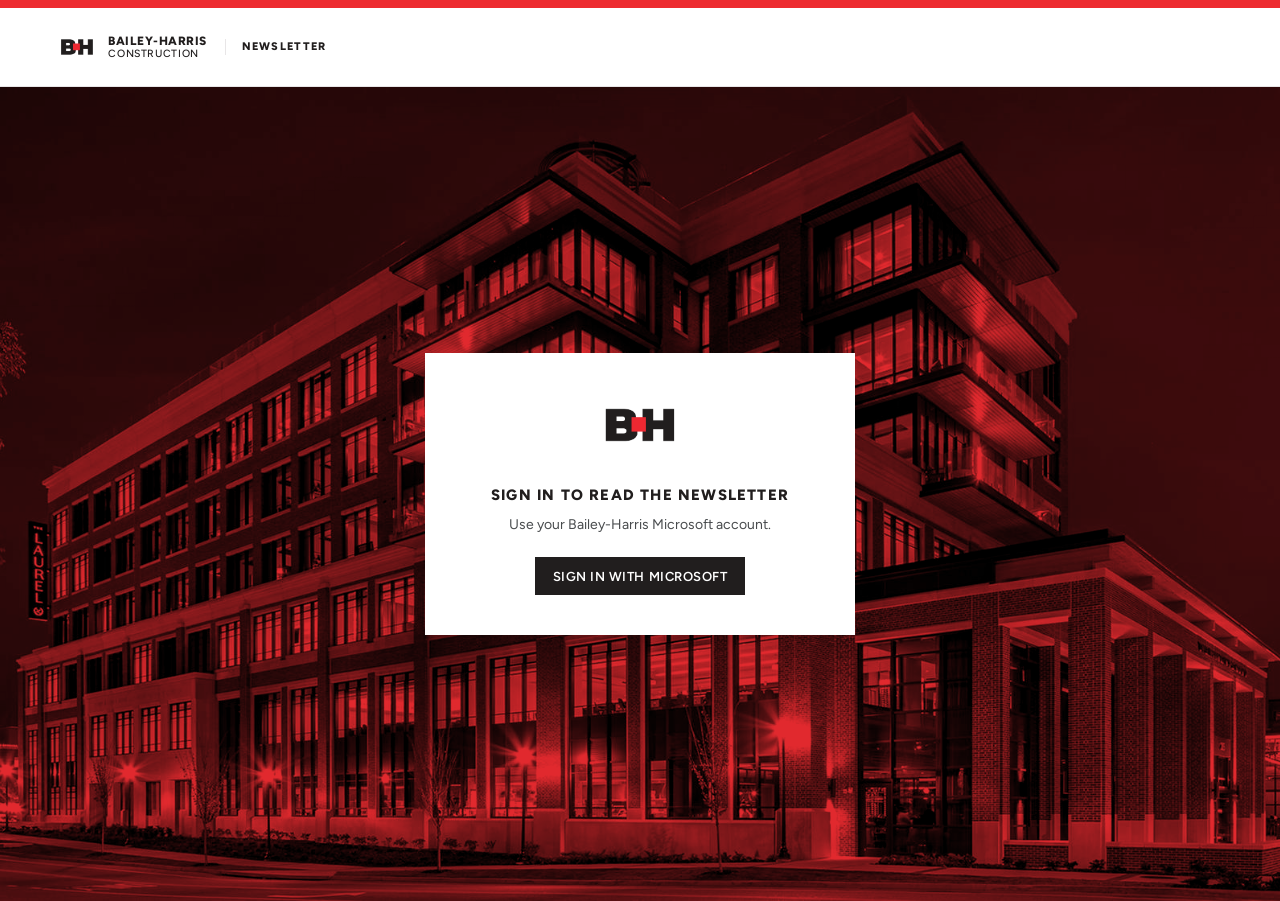
<file: newsletter/index.html>
<!doctype html>
<html lang="en">
<head>
<meta charset="utf-8">
<meta name="viewport" content="width=device-width,initial-scale=1">
<meta name="robots" content="noindex,nofollow">
<title>Newsletter · Bailey-Harris</title>
<link rel="icon" href="[data-uri]">
<link rel="preconnect" href="https://fonts.googleapis.com">
<link rel="preconnect" href="https://fonts.gstatic.com" crossorigin>
<style>
/* ===== Bailey-Harris newsletter, built on the launcher's look (preview/index.html)
   and the BH shell (claude/bh-ui-spec.md). Red, black, slate, cream and light gray
   are chrome; green / amber / red fills mean status and nothing else.
   Square corners, no shadows. Tokens come from /bh-shell.css, linked after this. ===== */
:root{
  --paper:#ffffff; --ink:#211E1E; --muted:#484B4D; --faint:#8a8d90;
  --line:#E8E6E7; --gray:#E8E6E7; --cream:#F2ECE1;
  --brand-red:#ED2B30; --maroon:#7F1B29; --charcoal:#484B4D;
  --ok:#006100; --ok-soft:#C6EFCE; --warn:#9C6500; --warn-soft:#FFEB9C; --crit:#9C0006; --crit-soft:#FFC7CE;
}
*{box-sizing:border-box}
[hidden]:not([hidden="until-found"]){display:none!important}
html,body{overflow-x:hidden}
body{margin:0;background:var(--paper);color:var(--ink);font-family:var(--bh-font,Figtree,Arial,sans-serif);
  font-size:15px;line-height:1.5;-webkit-font-smoothing:antialiased;font-variant-numeric:tabular-nums}
h1,h2,h3{margin:0}
a{color:var(--ink)}
button{font-family:inherit}
.wrap{max-width:1440px;margin:0 auto;padding:0 56px}
.wrap.page{padding-top:48px;padding-bottom:16px}

/* ---- header (same as the launcher) ---- */
header.lh{background:#fff;border-bottom:1px solid var(--line);position:sticky;top:0;z-index:20}
.lh .wrap{display:flex;align-items:center;gap:18px;min-height:78px;flex-wrap:wrap;padding-top:10px;padding-bottom:10px}
.brand{display:flex;align-items:center;gap:10px;text-decoration:none;color:var(--ink);flex:none}
.brand img{height:30px;width:auto;display:block}
.brand .wm{font-size:12px;font-weight:800;letter-spacing:.04em;line-height:1.05;text-transform:uppercase}
.brand .wm small{display:block;font-size:10.5px;font-weight:500;letter-spacing:.06em}
.crumb{font-size:11px;font-weight:800;letter-spacing:.12em;text-transform:uppercase;color:var(--charcoal);padding-left:16px;border-left:1px solid var(--line)}
.lh .spacer{flex:1 1 20px}
.search{position:relative;flex:0 1 300px;min-width:200px}
.search input{width:100%;font:14px var(--bh-font,Figtree,sans-serif);color:var(--ink);background:#fff;
  border:1px solid var(--charcoal);border-radius:0;min-height:40px;padding:0 34px 0 12px}
.search input::placeholder{color:var(--faint)}
.search kbd{position:absolute;right:10px;top:50%;transform:translateY(-50%);font:600 11px/1 var(--bh-font,sans-serif);
  color:var(--faint);border:1px solid var(--line);padding:3px 6px;background:#fff}
.search input:not(:placeholder-shown) ~ kbd{display:none}
.acct{display:flex;align-items:center;gap:10px;min-width:0;margin-left:auto}
.acct .av{width:36px;height:36px;flex:none;background:var(--charcoal);color:#fff;display:grid;place-items:center;font-weight:700;font-size:13px}
.acct .who{display:block;font-size:13px;font-weight:700;line-height:1.2;white-space:nowrap}
.acct .role{display:block;font-size:12px;color:var(--muted);line-height:1.25;white-space:nowrap}
.acct .so{display:inline-block;margin-top:5px;font:700 10px/1 var(--bh-font,Figtree,sans-serif);letter-spacing:.08em;text-transform:uppercase;
  color:var(--ink);background:#fff;border:1px solid var(--charcoal);padding:4px 8px;cursor:pointer}
.acct .so:hover{background:var(--ink);color:#fff}

/* ---- hero: The Laurel in red duotone, as on the launcher ---- */
.hero{position:relative;overflow:hidden;background:var(--brand-red);min-height:400px}
.hero-photo{position:absolute;inset:0;background:url("/hero.jpg") center 55% / cover no-repeat;
  filter:grayscale(1) contrast(1.12) brightness(.95);mix-blend-mode:multiply}
.hero-wash{position:absolute;inset:0;background:linear-gradient(90deg,rgba(33,30,30,.74) 0%,rgba(33,30,30,.5) 40%,rgba(33,30,30,.2) 75%,rgba(33,30,30,.12) 100%)}
.hero-in{position:relative;padding:44px 40px 0;max-width:1280px;margin:0 auto;min-height:400px}
.hero-in p.eyebrow{margin:0 0 8px;font-size:13px;font-weight:800;letter-spacing:.16em;text-transform:uppercase;color:#fff}
.hero-in p.eyebrow::before{content:"";display:inline-block;width:10px;height:10px;background:var(--brand-red);margin-right:9px;vertical-align:0}
.today{font-size:12px;font-weight:700;letter-spacing:.14em;text-transform:uppercase;color:rgba(255,255,255,.85)}
.greet{margin-top:10px;font-size:58px;line-height:1;font-weight:500;text-transform:uppercase;letter-spacing:.005em;color:#fff}
.greet .nm{display:block;font-weight:800}
.intro{max-width:60ch;margin:16px 0 0;font-size:16px;color:rgba(255,255,255,.9)}
.hero-card{position:absolute;left:0;right:0;bottom:40px;padding:0 40px;max-width:1280px;margin:0 auto}
.acts{display:flex;gap:10px;flex-wrap:wrap}
.acts a{min-height:44px}
.hero-card .acts a{background:#fff!important;color:var(--ink)!important;border:1px solid #fff!important;box-shadow:none}
.hero-card .acts a:hover,.hero-card .acts a:focus-visible{background:var(--cream)!important;border-color:var(--cream)!important}
.deco{position:absolute;right:40px;bottom:112px;display:flex;align-items:flex-start;gap:34px;pointer-events:none}
.deco .dots{display:grid;grid-template-columns:repeat(4,22px);gap:10px}
.deco .dots i{width:22px;height:22px;border-radius:50%;background:#fff;display:block}
.deco .sq{width:106px;height:106px;background:#fff}
.caption{position:absolute;right:16px;bottom:12px;background:var(--ink);color:#fff;font-size:11px;font-weight:700;letter-spacing:.06em;text-transform:uppercase;padding:4px 8px}

/* ---- edition strip, like the launcher's jobs strip ---- */
.edstrip{background:#fff;border-bottom:1px solid var(--line)}
.edstrip .wrap{display:flex;align-items:baseline;gap:22px;flex-wrap:wrap;padding-top:11px;padding-bottom:11px}
.edstrip .jt{font-size:11px;font-weight:800;letter-spacing:.12em;text-transform:uppercase;color:var(--charcoal)}
.edstrip .jc{font-size:12.5px;color:var(--muted);white-space:nowrap}
.edstrip .jc b{font-size:17px;font-weight:800;color:var(--ink);margin-right:6px}
.edstrip .jgo{margin-left:auto;font-size:12px;font-weight:800;letter-spacing:.06em;text-transform:uppercase;text-decoration:none;white-space:nowrap}
.edstrip .jgo + .jgo{margin-left:0}
.edstrip .jgo:hover{color:var(--maroon)}

/* ---- editor band ---- */
.edband{background:var(--cream);border-bottom:1px solid var(--line)}
.edband .wrap{display:flex;align-items:center;gap:12px;flex-wrap:wrap;padding-top:10px;padding-bottom:10px}
.edband .lbl{font-size:11px;font-weight:800;letter-spacing:.12em;text-transform:uppercase;color:var(--maroon)}
.edband .note{font-size:12.5px;color:var(--muted)}
.edband .sp{flex:1}
.bh-btn,.bh-btn-outline{min-height:38px!important}

/* ---- layout ---- */
main{padding:0}
.layout{display:grid;grid-template-columns:minmax(0,1fr) 360px;gap:40px;align-items:start}
.pulse{display:grid;gap:24px;align-content:start}
@media (max-width:1100px){.layout{grid-template-columns:minmax(0,1fr)}}
.banner{border-left:4px solid var(--charcoal);background:var(--cream);padding:12px 16px;font-size:13.5px;margin:0 0 24px}
.banner b{display:block;margin-bottom:2px}
.sec{margin:0 0 48px}
.sechead{display:flex;align-items:center;gap:16px;margin:0 0 22px;flex-wrap:wrap}
.sechead .blk{background:var(--brand-red);color:#fff;font-size:19px;font-weight:800;letter-spacing:.02em;text-transform:uppercase;padding:9px 18px;line-height:1.2;position:relative}
.sechead .blk::before{content:"";position:absolute;top:0;bottom:0;right:100%;width:100vw;background:inherit}
.sechead .blk.dark{background:var(--ink)}
.sechead .cap{font-size:13px;color:var(--muted)}
.sechead .right{margin-left:auto;display:flex;gap:8px}

/* ---- article cards: the launcher's desk tiles, with a photo ---- */
.tiles{display:grid;gap:14px;grid-template-columns:repeat(auto-fill,minmax(250px,1fr))}
.tile{border-top:3px solid var(--ink);display:flex;flex-direction:column;min-width:0;background:#fff;border-left:1px solid var(--line);border-right:1px solid var(--line);border-bottom:1px solid var(--line);text-decoration:none;color:inherit}
.tile:hover{background:var(--cream)}
.tile .ph{aspect-ratio:16/9;background:var(--gray) center / cover no-repeat;border-bottom:1px solid var(--line)}
.tile .bd{padding:14px 16px 12px;display:flex;flex-direction:column;flex:1}
.tile h3{display:flex;align-items:center;gap:10px;font-size:12px;font-weight:800;letter-spacing:.08em;text-transform:uppercase}
.tile h3::before{content:"";width:11px;height:11px;flex:none;background:var(--brand-red)}
.tile .big{font-size:17px;font-weight:800;line-height:1.25;margin:8px 0 0}
.tile p{margin:6px 0 12px;color:var(--muted);font-size:13px;line-height:1.45;display:-webkit-box;-webkit-line-clamp:3;-webkit-box-orient:vertical;overflow:hidden}
.tile .foot{display:flex;align-items:center;gap:10px;margin-top:auto}
.tile .go{margin-left:auto;font-size:12px;font-weight:800;letter-spacing:.08em;text-transform:uppercase;color:var(--ink);white-space:nowrap}
.tile:hover .go{color:var(--maroon)}
.tile .go::after{content:" \2192"}
.tile.ext .go::after{content:" \2197"}
.chip{font-size:10px;font-weight:700;letter-spacing:.06em;text-transform:uppercase;background:var(--gray);padding:2px 6px}
.chip.draft{background:var(--warn-soft);color:var(--warn)}
.chip.dark{background:var(--ink);color:#fff}
.empty{color:var(--faint);font-size:14px;padding:8px 0}

/* ---- side panels, as on the launcher ---- */
.panel{border-top:3px solid var(--ink);background:#fff;border-left:1px solid var(--line);border-right:1px solid var(--line);border-bottom:1px solid var(--line)}
.panel > h2{display:flex;align-items:center;gap:10px;font-size:13px;font-weight:800;letter-spacing:.08em;text-transform:uppercase;padding:14px 18px;border-bottom:1px solid var(--line)}
.panel > h2::before{content:"";width:11px;height:11px;background:var(--brand-red);flex:none}
.panel > h2 .n{margin-left:auto;font-size:12px;font-weight:600;color:var(--faint)}
.panel .sub{font-size:10.5px;font-weight:700;letter-spacing:.12em;text-transform:uppercase;color:var(--muted);padding:10px 18px 6px;background:#fafafa;border-bottom:1px solid var(--line)}
.issue{display:block;padding:16px 18px;text-decoration:none;color:inherit;background:var(--cream);border-bottom:1px solid var(--line)}
.issue .when{font-size:10.5px;font-weight:700;letter-spacing:.12em;text-transform:uppercase;color:var(--maroon)}
.issue .h{font-size:17px;font-weight:800;margin-top:3px}
.issue .x{color:var(--muted);font-size:12.5px;margin-top:3px}
a.part{display:flex;align-items:center;gap:8px;padding:11px 18px;text-decoration:none;color:inherit;border-bottom:1px solid var(--line);font-size:13.5px;font-weight:600}
a.part:last-child{border-bottom:0}
a.part:hover{background:var(--cream)}
a.part[aria-current="page"]{background:var(--cream);box-shadow:inset 3px 0 0 var(--brand-red)}
a.part .n{flex:1;min-width:0;overflow:hidden;text-overflow:ellipsis;white-space:nowrap}
a.part .d{font-size:11.5px;font-weight:500;color:var(--faint);white-space:nowrap}
a.part .go{width:14px;height:14px;stroke:var(--faint);fill:none;stroke-width:2.2;flex:none}
.panel .all{display:block;padding:11px 18px;border-top:1px solid var(--line);font-size:12px;font-weight:800;letter-spacing:.08em;text-transform:uppercase;text-decoration:none;background:none;border-left:0;border-right:0;border-bottom:0;width:100%;text-align:left;cursor:pointer;color:var(--ink)}
.panel .all:hover{color:var(--maroon)}
.panel .none{padding:12px 18px;font-size:13px;color:var(--faint)}

/* ---- reading an article ---- */
.art{max-width:760px}
.art .kick{font-size:11px;font-weight:800;letter-spacing:.12em;text-transform:uppercase;color:var(--maroon)}
.art h1{font-size:38px;line-height:1.1;font-weight:800;margin:8px 0 10px}
.art .meta{font-size:13px;color:var(--muted);display:flex;gap:12px;flex-wrap:wrap;align-items:center}
.art .cover{margin:22px 0 4px;width:100%;aspect-ratio:16/9;background:var(--gray) center / cover no-repeat}
.body{font-size:16.5px;line-height:1.65;margin-top:22px}
.body h2{font-size:22px;font-weight:800;margin:28px 0 8px;line-height:1.2}
.body h3{font-size:17px;font-weight:800;margin:22px 0 6px;text-transform:uppercase;letter-spacing:.04em}
.body p{margin:0 0 14px}
.body ul,.body ol{margin:0 0 14px;padding-left:22px}
.body li{margin:0 0 4px}
.body a{color:var(--maroon);font-weight:600}
.body img{display:block;max-width:100%;height:auto;margin:18px 0;background:var(--gray);min-height:40px}
.body blockquote{margin:18px 0;padding:6px 0 6px 18px;border-left:4px solid var(--brand-red);font-size:18px;font-weight:600}
.body hr{border:0;border-top:1px solid var(--line);margin:24px 0}
.artnav{display:grid;grid-template-columns:1fr 1fr;gap:14px;margin-top:36px;max-width:760px}
.artnav a{display:block;border-top:3px solid var(--ink);border-left:1px solid var(--line);border-right:1px solid var(--line);border-bottom:1px solid var(--line);padding:12px 16px;text-decoration:none}
.artnav a:hover{background:var(--cream)}
.artnav .l{font-size:10.5px;font-weight:800;letter-spacing:.12em;text-transform:uppercase;color:var(--muted)}
.artnav .t{display:block;font-weight:800;margin-top:2px}
.artnav a.nx{text-align:right;grid-column:2}
.extcard{border-top:3px solid var(--ink);border-left:1px solid var(--line);border-right:1px solid var(--line);border-bottom:1px solid var(--line);padding:20px 22px;max-width:760px;margin-top:22px}
.extcard p{margin:0 0 14px;color:var(--muted)}

/* ---- sign-in gate ---- */
.gatewrap{position:relative;min-height:calc(100vh - 86px);display:grid;place-items:center;padding:40px 20px;overflow:hidden;background:var(--brand-red)}
.gate{position:relative;background:#fff;padding:40px 34px;text-align:center;max-width:430px;width:100%}
.gate img{height:64px;width:auto;margin-bottom:20px}
.gate h2{font-size:15px;font-weight:800;letter-spacing:.08em;text-transform:uppercase;margin-bottom:8px}
.gate p{color:var(--muted);font-size:14px;margin:0 0 22px}

/* ---- footer ---- */
.foot{color:var(--faint);font-size:12px;margin-top:8px;display:flex;gap:14px;flex-wrap:wrap}
details.diag{margin-top:14px;border-top:1px solid var(--line);padding-top:12px}
details.diag summary{font-size:11px;font-weight:700;letter-spacing:.12em;text-transform:uppercase;color:var(--muted);cursor:pointer}
pre{background:#fafafa;border:1px solid var(--line);padding:12px;overflow-x:auto;font:12px/1.55 ui-monospace,Menlo,Consolas,monospace;margin:12px 0 10px;white-space:pre-wrap;word-break:break-word}
.endband{margin-top:46px;background:var(--ink);color:#fff;padding:26px 0 24px}
.endband .wrap{display:flex;align-items:center;gap:18px;flex-wrap:wrap}
.endband img{height:40px;width:auto;flex:none}
.flywheel{display:flex;align-items:center;gap:9px;flex-wrap:wrap;min-width:0}
.flywheel .loop{width:17px;height:17px;flex:none;stroke:var(--brand-red);fill:none;stroke-width:2.1;stroke-linecap:round}
.flywheel span{font-size:11.5px;font-weight:800;letter-spacing:.13em;text-transform:uppercase;color:rgba(255,255,255,.88);white-space:nowrap}
.flywheel i.ch{width:9px;height:11px;flex:none;background:var(--brand-red);clip-path:polygon(0 0,42% 0,100% 50%,42% 100%,0 100%,58% 50%)}
.endband .since{font-size:11.5px;color:rgba(255,255,255,.42);margin-left:auto}

/* ---- editor drawer (the launcher's team drawer, wider) ---- */
.tscrim{position:fixed;inset:0;background:rgba(20,20,20,.35);z-index:40}
.tdrawer{position:fixed;top:0;right:0;bottom:0;width:min(780px,100vw);background:#fff;z-index:41;display:flex;flex-direction:column;box-shadow:-8px 0 24px rgba(0,0,0,.12)}
.tdrawer .tdh{display:flex;align-items:center;gap:8px;padding:14px 18px;border-top:3px solid var(--ink);border-bottom:1px solid var(--line)}
.tdrawer .tdh b{font-size:13px;font-weight:800;letter-spacing:.08em;text-transform:uppercase}
.tdrawer .tdh b::before{content:"";display:inline-block;width:11px;height:11px;background:var(--brand-red);margin-right:9px;vertical-align:-1px}
.tdrawer .tdx{margin-left:auto;font-size:20px;line-height:1;background:none;border:0;cursor:pointer;padding:2px 6px;color:var(--muted)}
.tdbody{flex:1;overflow:auto;padding:18px}
.tdfoot{display:flex;gap:10px;align-items:center;padding:12px 18px;border-top:1px solid var(--line);flex-wrap:wrap}
.tdfoot .msg{font-size:12.5px;color:var(--muted);flex:1;min-width:160px}
.fg{display:grid;gap:14px;grid-template-columns:1fr 1fr}
.fg .full{grid-column:1 / -1}
.fl{display:flex;flex-direction:column;gap:5px;min-width:0}
.fl > span{font-size:10.5px;font-weight:800;letter-spacing:.1em;text-transform:uppercase;color:var(--charcoal)}
.fl small{font-size:11.5px;color:var(--faint)}
.fl input,.fl select,.fl textarea{font:14px var(--bh-font,Figtree,sans-serif);color:var(--ink);border:1px solid var(--charcoal);border-radius:0;padding:9px 10px;background:#fff;width:100%}
.fl textarea{min-height:64px;resize:vertical}
.permalink{display:flex;gap:8px;align-items:center;background:#fafafa;border:1px solid var(--line);padding:8px 10px;font-size:12.5px;word-break:break-all}
.permalink code{flex:1;font:12px ui-monospace,Menlo,Consolas,monospace}
.rte{border:1px solid var(--charcoal)}
.rte .tb{display:flex;flex-wrap:wrap;border-bottom:1px solid var(--line);background:#fafafa}
.rte .tb button{background:none;border:0;border-right:1px solid var(--line);padding:8px 11px;font-size:12.5px;font-weight:700;cursor:pointer;color:var(--ink);min-width:36px}
.rte .tb button:hover{background:var(--cream)}
.rte .ed{min-height:320px;padding:14px 16px;outline:none;font-size:15.5px;line-height:1.6}
.rte .ed:empty::before{content:attr(data-ph);color:var(--faint)}
.coverpick{display:flex;gap:12px;align-items:center}
.coverpick .ph{width:160px;aspect-ratio:16/9;background:var(--gray) center / cover no-repeat;border:1px solid var(--line);flex:none}
.danger{margin-left:auto;background:none;border:0;color:var(--crit);font-size:12px;font-weight:700;letter-spacing:.06em;text-transform:uppercase;cursor:pointer}
.eslist a.part{cursor:pointer}

@media (max-width:960px){
  .wrap,.hero-in{padding-left:20px;padding-right:20px}
  .wrap.page{padding-top:32px}
  .greet{font-size:46px}
  .deco{display:none}
  .hero-card{padding:0 20px}
  .search{order:5;flex:1 1 100%}
  .crumb{display:none}
}
@media (max-width:640px){
  header.lh{position:static}
  .acct .role{display:none}
  .hero,.hero-in{min-height:0}
  .hero-in{padding-top:28px;padding-bottom:24px}
  .greet{font-size:32px}
  .hero-card{position:relative;bottom:auto;padding:0 20px 24px}
  .caption{display:none}
  .art h1{font-size:28px}
  .fg{grid-template-columns:1fr}
  .artnav{grid-template-columns:1fr}.artnav a.nx{grid-column:1}
  .endband .since{margin-left:0;flex:1 1 100%}
}
@media print{header.lh,.hero,.edstrip,.edband,.pulse,.endband,details.diag,.foot,.artnav,.bh-topbar{display:none!important}.layout{display:block}}
</style>
<link rel="stylesheet" href="/bh-shell.css">
</head>
<body class="bh-page">

<div class="bh-topbar"></div>
<header class="lh">
  <div class="wrap">
    <a class="brand" href="/" aria-label="Bailey-Harris home">
      <img src="[data-uri]" alt="">
      <span class="wm">Bailey-Harris<small>Construction</small></span>
    </a>
    <a class="crumb" href="#" id="crumb" style="text-decoration:none">Newsletter</a>
    <span class="spacer"></span>
    <div class="search" id="searchbox" hidden>
      <input id="q" type="search" placeholder="Search the newsletter" autocomplete="off" spellcheck="false" aria-label="Search the newsletter">
      <kbd>/</kbd>
    </div>
    <div class="acct" id="acct" hidden>
      <span class="av" id="acctav" aria-hidden="true"></span>
      <span><span class="who" id="acctname"></span><span class="role" id="acctrole"></span>
        <button type="button" class="so" id="signout">Sign out</button></span>
    </div>
  </div>
</header>

<main>
  <div id="gatewrap" class="gatewrap" hidden>
    <div class="hero-photo"></div>
    <section class="gate">
      <img src="[data-uri]" alt="Bailey-Harris">
      <h2 id="gatetitle">Sign in to read the newsletter</h2>
      <p id="gatemsg">Use your Bailey-Harris Microsoft account.</p>
      <button class="bh-btn" id="signin">Sign in with Microsoft</button>
    </section>
  </div>

  <div id="app" hidden>
    <section class="hero" aria-label="This edition">
      <div class="hero-photo"></div>
      <div class="hero-wash"></div>
      <div class="hero-in">
        <p class="eyebrow">BH Newsletter</p>
        <div class="today" id="herowhen">&nbsp;</div>
        <h1 class="greet"><span id="herot1">&nbsp;</span><span class="nm" id="herot2">Newsletter</span></h1>
        <p class="intro" id="herointro" hidden></p>
        <div class="deco" aria-hidden="true"><div class="dots"><i></i><i></i><i></i><i></i><i></i><i></i><i></i><i></i></div><div class="sq"></div></div>
      </div>
      <div class="hero-card"><nav class="acts" id="acts" aria-label="Sections in this edition"></nav></div>
      <div class="caption">The Laurel Hotel &amp; Spa &middot; Auburn</div>
    </section>

    <nav class="edstrip" id="edstrip" aria-label="Edition" hidden></nav>
    <div class="edband" id="edband" hidden></div>

    <div class="wrap page">
      <div id="fatal" class="banner" hidden></div>
      <div class="layout">
        <div id="mainview"></div>
        <aside class="pulse" aria-label="Past editions">
          <section class="panel" id="editionspanel"></section>
          <section class="panel" id="emailpanel" hidden></section>
        </aside>
      </div>
      <p class="foot"><span id="asof"></span></p>
      <details class="diag">
        <summary>Diagnostics</summary>
        <pre id="diag">…</pre>
        <button class="bh-btn-outline" id="copy">Copy diagnostics</button>
      </details>
    </div>

    <div class="endband">
      <div class="wrap">
        <img src="[data-uri]" alt="">
        <div class="flywheel" aria-label="Quality construction drives corporate profitability, which drives employee fulfillment, which drives quality construction">
          <svg class="loop" viewBox="0 0 24 24" aria-hidden="true"><path d="M20.5 12a8.5 8.5 0 1 1-2.5-6"/><path d="M18.4 2.2v4.2h-4.2"/></svg>
          <span>Quality Construction</span><i class="ch"></i>
          <span>Corporate Profitability</span><i class="ch"></i>
          <span>Employee Fulfillment</span><i class="ch"></i>
        </div>
        <span class="since">Bailey-Harris Construction &middot; since 1979</span>
      </div>
    </div>
  </div>
</main>

<div class="tscrim" id="tscrim" hidden></div>
<aside class="tdrawer" id="drawer" role="dialog" aria-modal="true" aria-labelledby="drtitle" hidden>
  <div class="tdh"><b id="drtitle">Edit</b><button type="button" class="tdx" id="drclose" aria-label="Close">&times;</button></div>
  <div class="tdbody" id="drbody"></div>
  <div class="tdfoot" id="drfoot"></div>
</aside>

<script src="/msal-browser.min.js"></script>
<script>
"use strict";
/* ============ configuration ============ */
/* Same app registration as the launcher and desks. Its Sites.Selected grant on
   /sites/Dashboard is the only SharePoint access it has. */
const CFG = {
  clientId: "1825a1c0-1ce3-4078-aeb7-a4714562c422",
  tenant:   "848aa890-7982-4028-befa-3323d82583ce",
  site:     "baileyharris.sharepoint.com:/sites/Dashboard",
  list:     "Newsletter",          /* Title = key, Payload = JSON (plain text) */
  library:  "NewsletterData",      /* photos (images/…) and legacy.json */
  mcLibrary:"LauncherData",        /* newsletter.json, written by newsletter_pull.js */
  mcFile:   "newsletter.json",
  redirect: location.origin + "/newsletter/"
};
const SCOPES = ["User.Read", "Sites.Selected"];
/* Sections in the order they appear. Anything else an editor types is allowed and sorts after these. */
const SECTIONS = [
  ["hr", "HR Updates"], ["precon", "Precon Updates"], ["project", "Project Spotlight"],
  ["employee", "Employee Spotlight"], ["safety", "Safety"], ["company", "Company News"]
];
const MONTHS = ["January","February","March","April","May","June","July","August","September","October","November","December"];

/* ============ helpers ============ */
const $ = s => document.querySelector(s);
const esc = s => String(s == null ? "" : s).replace(/[&<>"']/g, c => ({"&":"&amp;","<":"&lt;",">":"&gt;",'"':"&quot;","'":"&#39;"}[c]));
const LOG = [];
function log(k, v){ LOG.push(k + ": " + v); const d = $("#diag"); if (d) d.textContent = LOG.join("\n"); }
const edLabel = ed => { const m = /^(\d{4})-(\d{2})$/.exec(ed || ""); return m ? MONTHS[+m[2] - 1] + " " + m[1] : (ed || ""); };
const secName = k => (SECTIONS.find(s => s[0] === k) || [k, k])[1];
const secRank = k => { const i = SECTIONS.findIndex(s => s[0] === k); return i < 0 ? 99 : i; };
const slugify = s => String(s || "").toLowerCase().replace(/&/g, " and ").replace(/[^a-z0-9]+/g, "-").replace(/^-+|-+$/g, "").slice(0, 60) || "article";
const fmtDate = s => s ? new Date(String(s).length <= 10 ? s + "T12:00:00" : s).toLocaleDateString("en-US", { month: "short", day: "numeric", year: "numeric" }) : "";
const nowIso = () => new Date().toISOString();
const uid = () => Date.now().toString(36) + Math.random().toString(36).slice(2, 7);
function initials(name){ const w = String(name).replace(/[^A-Za-z0-9 ]/g, " ").trim().split(/\s+/); if (!w[0]) return "?"; return (w.length === 1 ? w[0].slice(0, 2) : w[0][0] + w[1][0]).toUpperCase(); }
const OK_PROTO = { "http:":1, "https:":1, "mailto:":1, "tel:":1 };
function safeUrl(u){ try { const p = new URL(String(u), location.origin); return OK_PROTO[p.protocol] ? p.href : null; } catch(_) { return null; } }
const permalink = (ed, slug) => location.origin + "/newsletter/#" + ed + (slug ? "/" + slug : "");

/* Only these tags survive, in articles as they are saved and again as they are shown.
   Photos are <img data-img="driveItemId">; the page fetches them with the reader's own token. */
const ALLOWED = { P:1, BR:1, B:1, STRONG:1, I:1, EM:1, U:1, H2:1, H3:1, UL:1, OL:1, LI:1, A:1, IMG:1, BLOCKQUOTE:1, HR:1, DIV:1, SPAN:1 };
function clean(html){
  const doc = new DOMParser().parseFromString("<div>" + String(html || "") + "</div>", "text/html");
  const root = doc.body.firstChild;
  (function walk(n){
    [...n.childNodes].forEach(c => {
      if (c.nodeType === 3) return;
      if (c.nodeType !== 1 || !ALLOWED[c.tagName]){
        if (c.nodeType === 1 && !/^(SCRIPT|STYLE|IFRAME|OBJECT|EMBED|svg|SVG|TEMPLATE)$/.test(c.tagName)){ walk(c); while (c.firstChild) n.insertBefore(c.firstChild, c); }
        c.remove(); return;
      }
      const keep = {};
      if (c.tagName === "A"){ const u = safeUrl(c.getAttribute("href")); if (u) keep.href = u; else { walk(c); while (c.firstChild) n.insertBefore(c.firstChild, c); c.remove(); return; } }
      if (c.tagName === "IMG"){ const id = c.getAttribute("data-img"); if (id && /^[A-Za-z0-9!_\-]+$/.test(id)) keep["data-img"] = id; else { c.remove(); return; } keep.alt = c.getAttribute("alt") || ""; }
      [...c.attributes].forEach(a => c.removeAttribute(a.name));
      Object.entries(keep).forEach(([k, v]) => c.setAttribute(k, v));
      if (c.tagName === "A" && keep.href && /^https?:/.test(keep.href) && !keep.href.startsWith(location.origin)){ c.setAttribute("target", "_blank"); c.setAttribute("rel", "noopener noreferrer"); }
      if (c.tagName === "DIV") { const p = doc.createElement("p"); while (c.firstChild) p.appendChild(c.firstChild); c.replaceWith(p); walk(p); return; }
      if (c.tagName === "SPAN") { walk(c); while (c.firstChild) n.insertBefore(c.firstChild, c); c.remove(); return; }
      walk(c);
    });
  })(root);
  /* loose text at the top level goes into paragraphs */
  const BLOCK = { P:1, H2:1, H3:1, UL:1, OL:1, BLOCKQUOTE:1, HR:1, IMG:1 };
  let run = null;
  [...root.childNodes].forEach(c => {
    if (c.nodeType === 1 && BLOCK[c.tagName]){ run = null; return; }
    if (c.nodeType === 3 && !c.textContent.trim() && !run) return;
    if (!run){ run = doc.createElement("p"); root.insertBefore(run, c); }
    run.appendChild(c);
  });
  return root.innerHTML.replace(/<p>\s*(<br>)?\s*<\/p>/g, "").trim();
}
const textOf = html => (new DOMParser().parseFromString(String(html || ""), "text/html").body.textContent || "").replace(/\s+/g, " ").trim();

/* ============ auth + Graph ============ */
let MS = null, ACCT = null;
async function token(){
  try { return (await MS.acquireTokenSilent({ scopes: SCOPES, account: ACCT })).accessToken; }
  catch (e) {
    if (window.msal && e instanceof msal.InteractionRequiredAuthError){ await MS.acquireTokenRedirect({ scopes: SCOPES, account: ACCT, state: location.hash.slice(1) }); }
    throw e;
  }
}
async function gx(path, o = {}){
  const t = await token();
  const h = Object.assign({ Authorization: "Bearer " + t }, o.json !== undefined ? { "Content-Type": "application/json" } : {}, o.headers || {});
  const r = await fetch("https://graph.microsoft.com/v1.0" + path, { method: o.method || "GET", headers: h, body: o.json !== undefined ? JSON.stringify(o.json) : o.body });
  if (r.status === 204) return null;
  if (o.raw){ if (!r.ok){ const e = new Error("HTTP " + r.status); e.status = r.status; throw e; } return r; }
  let j = null; try { j = await r.json(); } catch(_) {}
  if (!r.ok){ const e = new Error((j && j.error && j.error.message) || ("HTTP " + r.status)); e.status = r.status; throw e; }
  return j;
}

/* ============ SharePoint store ============ */
let SITE = null, LIST = null, DRIVE = null, MCDRIVE = null;
const DB = new Map();     /* key -> { sp, data } */
async function initStore(){
  const s = await gx("/sites/" + CFG.site); SITE = s.id;
  const l = await gx("/sites/" + SITE + "/lists?$select=id,displayName,name&$top=200");
  const lst = (l.value || []).find(x => x.displayName === CFG.list || x.name === CFG.list);
  LIST = lst && lst.id;
  const d = await gx("/sites/" + SITE + "/drives?$select=id,name");
  (d.value || []).forEach(x => { if (x.name === CFG.library) DRIVE = x.id; if (x.name === CFG.mcLibrary) MCDRIVE = x.id; });
  log("site", "resolved; list " + (LIST ? "found" : "MISSING") + ", " + CFG.library + " " + (DRIVE ? "found" : "MISSING") + ", " + CFG.mcLibrary + " " + (MCDRIVE ? "found" : "missing"));
}
const itemsUrl = () => "/sites/" + SITE + "/lists/" + LIST + "/items";
async function loadAll(){
  DB.clear();
  let url = itemsUrl() + "?$expand=fields($select=Title,Payload)&$top=999";
  while (url){
    const j = await gx(url.replace("https://graph.microsoft.com/v1.0", ""));
    (j.value || []).forEach(it => { const f = it.fields || {}; if (!f.Title || !f.Payload) return; try { DB.set(f.Title, { sp: it.id, data: JSON.parse(f.Payload) }); } catch(_) {} });
    url = j["@odata.nextLink"];
  }
  log("list items", DB.size);
}
async function put(key, data){
  const fields = { Title: key, Payload: JSON.stringify(data) };
  const ex = DB.get(key);
  if (ex){ await gx(itemsUrl() + "/" + ex.sp + "/fields", { method: "PATCH", json: fields }); ex.data = data; }
  else { const r = await gx(itemsUrl(), { method: "POST", json: { fields } }); DB.set(key, { sp: r.id, data }); }
}
async function del(key){ const ex = DB.get(key); if (!ex) return; await gx(itemsUrl() + "/" + ex.sp, { method: "DELETE" }); DB.delete(key); }

/* ============ the model ============ */
/* ed:YYYY-MM       edition  { edition, title, intro, status, emailUrl, publishedAt }
   ar:YYYY-MM/slug  article  { edition, slug, section, sectionName, title, summary, body, cover, order, status, legacyUrl, author, updatedAt }
   cfg:editors      { editors:[upn,…] } — who sees the editing tools. SharePoint permissions are what actually allow a save. */
let EDITOR = false, MC = null, LEGACY = null, ME = null, MENAME = "";
const editions = () => [...DB.entries()].filter(([k]) => k.startsWith("ed:")).map(([, v]) => v.data);
const articles = () => [...DB.entries()].filter(([k]) => k.startsWith("ar:")).map(([, v]) => v.data);
const visible = x => EDITOR || x.status === "published";
function editionList(){
  const map = new Map();
  editions().forEach(e => map.set(e.edition, Object.assign({}, e)));
  articles().forEach(a => { if (!map.has(a.edition)) map.set(a.edition, { edition: a.edition, title: edLabel(a.edition), status: a.legacyUrl ? "published" : "draft", implicit: true }); });
  return [...map.values()].filter(visible).sort((a, b) => b.edition.localeCompare(a.edition));
}
function articlesIn(ed){
  return articles().filter(a => a.edition === ed && visible(a))
    .sort((a, b) => (a.order ?? 50) - (b.order ?? 50) || secRank(a.section) - secRank(b.section) || String(a.title).localeCompare(String(b.title)));
}
const latest = () => { const l = editionList().filter(e => e.status === "published"); return (l[0] || editionList()[0] || null); };
function emailFor(ed){
  const e = editions().find(x => x.edition === ed);
  if (e && e.emailUrl) return safeUrl(e.emailUrl);
  const c = ((MC && MC.campaigns) || []).find(c => String(c.sentOn || "").slice(0, 7) === ed);
  return c ? safeUrl(c.url) : null;
}

/* ============ photos (fetched with the reader's token) ============ */
const IMG = new Map();
async function imgUrl(id){
  if (!id || !DRIVE) return null;
  if (!IMG.has(id)) IMG.set(id, gx("/drives/" + DRIVE + "/items/" + encodeURIComponent(id) + "/content", { raw: true }).then(r => r.blob()).then(b => URL.createObjectURL(b)).catch(() => null));
  return IMG.get(id);
}
function hydrate(root){
  root.querySelectorAll("[data-cover]").forEach(async el => { const u = await imgUrl(el.getAttribute("data-cover")); if (u) el.style.backgroundImage = "url('" + u + "')"; });
  root.querySelectorAll("img[data-img]").forEach(async el => { const u = await imgUrl(el.getAttribute("data-img")); if (u) el.src = u; });
}

/* ============ routing: #YYYY-MM and #YYYY-MM/slug — these are the links that go in Mailchimp ============ */
function route(){
  const h = decodeURIComponent(location.hash.slice(1));
  const m = /^(\d{4}-\d{2})(?:\/([a-z0-9-]+))?$/.exec(h);
  return m ? { ed: m[1], slug: m[2] || null } : { ed: null, slug: null };
}
window.addEventListener("hashchange", () => { render(); window.scrollTo(0, 0); });

/* ============ rendering ============ */
const chev = '<svg class="go" viewBox="0 0 24 24" aria-hidden="true"><path d="M9 5l7 7-7 7"/></svg>';
function render(){
  const q = $("#q").value.trim();
  const r = route();
  const ed = (r.ed && editionList().find(e => e.edition === r.ed)) || (r.ed ? { edition: r.ed, title: edLabel(r.ed), status: "missing" } : latest());
  renderHero(ed);
  renderStrip(ed);
  renderEditorBand(ed);
  renderEditions(ed);
  renderEmail();
  const main = $("#mainview");
  if (q) main.innerHTML = searchView(q);
  else if (!ed) main.innerHTML = '<section class="sec"><div class="sechead"><span class="blk">Newsletter</span></div><p class="empty">Nothing has been published yet.' + (EDITOR ? ' Use <b>New edition</b> above to start one.' : '') + '</p></section>';
  else if (r.slug && ed.status !== "missing") main.innerHTML = articleView(ed, r.slug);
  else main.innerHTML = editionView(ed);
  hydrate(main);
  document.title = (ed ? ed.title + " · " : "") + "Newsletter · Bailey-Harris";
}

function renderHero(ed){
  if (!ed){ $("#herowhen").textContent = ""; $("#acts").innerHTML = ""; return; }
  $("#herowhen").textContent = ed.edition === (latest() || {}).edition ? "This month's edition" : "Past edition";
  $("#herot1").textContent = ed.title || edLabel(ed.edition);
  $("#herot2").textContent = "Newsletter";
  const intro = $("#herointro"); intro.hidden = !ed.intro; intro.textContent = ed.intro || "";
  const secs = []; const seen = new Set();
  articlesIn(ed.edition).forEach(a => { const k = a.sectionName || secName(a.section); if (!seen.has(k)){ seen.add(k); secs.push([k, a]); } });
  $("#acts").innerHTML = secs.map(([k, a]) => a.legacyUrl && !a.body
      ? '<a class="bh-btn" href="' + esc(safeUrl(a.legacyUrl)) + '" target="_blank" rel="noopener noreferrer">' + esc(k) + '</a>'
      : '<a class="bh-btn" href="#' + esc(a.edition + "/" + a.slug) + '">' + esc(k) + '</a>').join("");
}
function renderStrip(ed){
  const el = $("#edstrip");
  if (!ed){ el.hidden = true; return; }
  const arts = articlesIn(ed.edition), mail = emailFor(ed.edition);
  el.innerHTML = '<div class="wrap"><span class="jt">' + esc(ed.title || edLabel(ed.edition)) + '</span>' +
    '<span class="jc"><b>' + arts.length + '</b>' + (arts.length === 1 ? "article" : "articles") + '</span>' +
    (ed.publishedAt ? '<span class="jc">Published ' + esc(fmtDate(ed.publishedAt)) + '</span>' : '') +
    (ed.status === "draft" ? '<span class="chip draft">Draft · editors only</span>' : '') +
    (route().slug ? '<a class="jgo" href="#' + esc(ed.edition) + '">&larr; All of ' + esc(ed.title || edLabel(ed.edition)) + '</a>' : '') +
    (mail ? '<a class="jgo" href="' + esc(mail) + '" target="_blank" rel="noopener noreferrer">Email version &#8599;</a>' : '') +
    '</div>';
  el.hidden = false;
}
function renderEditorBand(ed){
  const el = $("#edband");
  if (!EDITOR){ el.hidden = true; return; }
  const r = route();
  const art = ed && r.slug ? DB.get("ar:" + ed.edition + "/" + r.slug) : null;
  const legacyTodo = LEGACY && LEGACY.length && !articles().some(a => a.legacyUrl);
  el.innerHTML = '<div class="wrap"><span class="lbl">Editing</span><span class="note">Drafts are shown to editors only.</span><span class="sp"></span>' +
    (legacyTodo ? '<button class="bh-btn-outline" data-act="import">Import ' + LEGACY.length + ' past articles</button>' : '') +
    '<button class="bh-btn-outline" data-act="newed">New edition</button>' +
    (ed && ed.status !== "missing" ? '<button class="bh-btn-outline" data-act="editEd" data-ed="' + esc(ed.edition) + '">Edit edition</button>' : '') +
    (art ? '<button class="bh-btn-outline" data-act="editAr" data-key="' + esc("ar:" + ed.edition + "/" + r.slug) + '">Edit this article</button>' : '') +
    (ed ? '<button class="bh-btn" data-act="newAr" data-ed="' + esc(ed.edition) + '">Add article</button>' : '') +
    '</div>';
  el.hidden = false;
}
function renderEditions(cur){
  const el = $("#editionspanel");
  const list = editionList();
  let html = '<h2>Past editions<span class="n">' + list.length + '</span></h2>';
  if (!list.length) html += '<div class="none">None yet.</div>';
  let yr = null;
  list.forEach((e, i) => {
    const y = e.edition.slice(0, 4);
    if (i === 0){
      html += '<a class="issue" href="#' + esc(e.edition) + '"><span class="when">' + (e.status === "published" ? "Latest edition" : "Draft") + '</span><div class="h">' + esc(e.title || edLabel(e.edition)) + '</div>' +
        '<div class="x">' + articlesIn(e.edition).map(a => esc(a.sectionName || secName(a.section))).filter((v, j, s) => s.indexOf(v) === j).join(" &middot; ") + '</div></a>';
      return;
    }
    if (y !== yr){ yr = y; html += '<div class="sub">' + esc(y) + '</div>'; }
    html += '<a class="part" href="#' + esc(e.edition) + '"' + (cur && cur.edition === e.edition ? ' aria-current="page"' : '') + '><span class="n">' + esc(e.title || edLabel(e.edition)) + '</span>' +
      (e.status === "draft" ? '<span class="chip draft">Draft</span>' : '<span class="d">' + articlesIn(e.edition).length + '</span>') + chev + '</a>';
  });
  el.innerHTML = html;
}
function renderEmail(){
  const el = $("#emailpanel");
  const c = ((MC && MC.campaigns) || []).filter(x => safeUrl(x.url));
  if (!c.length){ el.hidden = true; return; }
  el.innerHTML = '<h2>Email versions<span class="n">Mailchimp</span></h2>' +
    c.slice(0, 8).map(x => '<a class="part" href="' + esc(safeUrl(x.url)) + '" target="_blank" rel="noopener noreferrer"><span class="n">' + esc(x.title || "Newsletter") + '</span><span class="d">' + esc(fmtDate(x.sentOn)) + '</span>' + chev + '</a>').join("") +
    (c.length > 8 ? '<button class="all" data-act="allmail">All ' + c.length + ' emails</button>' : '');
  el.hidden = false;
}

function tile(a){
  const ext = a.legacyUrl && !a.body;
  const href = ext ? safeUrl(a.legacyUrl) : "#" + a.edition + "/" + a.slug;
  return '<a class="tile' + (ext ? ' ext' : '') + '" href="' + esc(href) + '"' + (ext ? ' target="_blank" rel="noopener noreferrer"' : '') + '>' +
    (a.cover ? '<div class="ph" data-cover="' + esc(a.cover) + '"></div>' : '') +
    '<div class="bd"><h3>' + esc(a.sectionName || secName(a.section)) + '</h3>' +
    '<div class="big">' + esc(a.title) + '</div>' +
    (a.summary ? '<p>' + esc(a.summary) + '</p>' : '<p></p>') +
    '<div class="foot">' + (a.status === "draft" ? '<span class="chip draft">Draft</span>' : '') + (ext ? '<span class="chip">Marketing site</span>' : '') +
    '<span class="go">' + (ext ? "Open" : "Read") + '</span></div></div></a>';
}
function editionView(ed){
  if (ed.status === "missing") return '<section class="sec"><div class="sechead"><span class="blk">' + esc(edLabel(ed.edition)) + '</span></div><p class="empty">There is no edition for ' + esc(edLabel(ed.edition)) + '. <a href="#">Go to the latest edition</a>.</p></section>';
  const arts = articlesIn(ed.edition);
  return '<section class="sec"><div class="sechead"><span class="blk">' + esc(ed.title || edLabel(ed.edition)) + '</span><span class="cap">' + arts.length + (arts.length === 1 ? " article" : " articles") + '</span></div>' +
    (arts.length ? '<div class="tiles">' + arts.map(tile).join("") + '</div>' : '<p class="empty">No articles in this edition yet.</p>') + '</section>';
}
function articleView(ed, slug){
  const arts = articlesIn(ed.edition);
  const i = arts.findIndex(a => a.slug === slug);
  const a = arts[i];
  if (!a) return '<section class="sec"><div class="sechead"><span class="blk">Not found</span></div><p class="empty">That article isn’t in ' + esc(ed.title || edLabel(ed.edition)) + '. <a href="#' + esc(ed.edition) + '">See the whole edition</a>.</p></section>';
  const sec = a.sectionName || secName(a.section);
  let html = '<section class="sec"><div class="sechead"><span class="blk">' + esc(sec) + '</span><span class="cap">' + esc(ed.title || edLabel(ed.edition)) + '</span></div><article class="art">' +
    '<div class="kick">' + esc(ed.title || edLabel(ed.edition)) + '</div><h1>' + esc(a.title) + '</h1>' +
    '<div class="meta">' + (a.author ? '<span>' + esc(a.author) + '</span>' : '') + (a.status === "draft" ? '<span class="chip draft">Draft · editors only</span>' : '') + '</div>';
  if (a.legacyUrl && !a.body){
    html += '<div class="extcard"><p>This article is on the Marketing SharePoint site.</p><a class="bh-btn" href="' + esc(safeUrl(a.legacyUrl)) + '" target="_blank" rel="noopener noreferrer">Open the article &#8599;</a></div>';
  } else {
    if (a.cover) html += '<div class="cover" data-cover="' + esc(a.cover) + '" role="img" aria-label="' + esc(a.title) + '"></div>';
    html += '<div class="body">' + clean(a.body) + '</div>';
  }
  html += '</article><nav class="artnav">' +
    (arts[i - 1] ? '<a href="#' + esc(ed.edition + "/" + arts[i - 1].slug) + '"><span class="l">&larr; Previous</span><span class="t">' + esc(arts[i - 1].title) + '</span></a>' : '') +
    (arts[i + 1] ? '<a class="nx" href="#' + esc(ed.edition + "/" + arts[i + 1].slug) + '"><span class="l">Next &rarr;</span><span class="t">' + esc(arts[i + 1].title) + '</span></a>' : '') +
    '</nav></section>';
  return html;
}
function searchView(q){
  const words = q.toLowerCase().split(/\s+/).filter(Boolean);
  const hits = articles().filter(visible).filter(a => {
    const hay = [a.title, a.summary, a.sectionName || secName(a.section), edLabel(a.edition), textOf(a.body)].join(" ").toLowerCase();
    return words.every(w => hay.includes(w));
  }).sort((a, b) => b.edition.localeCompare(a.edition));
  return '<section class="sec"><div class="sechead"><span class="blk dark">Search</span><span class="cap">' + hits.length + ' match' + (hits.length === 1 ? "" : "es") + ' for “' + esc(q) + '”</span></div>' +
    (hits.length ? '<div class="tiles">' + hits.map(a => tile(Object.assign({}, a, { sectionName: (a.sectionName || secName(a.section)) + " · " + edLabel(a.edition) }))).join("") + '</div>' : '<p class="empty">Nothing matches that.</p>') + '</section>';
}

/* ============ editing ============ */
function openDrawer(title, body, foot){
  $("#drtitle").textContent = title; $("#drbody").innerHTML = body; $("#drfoot").innerHTML = foot;
  $("#drawer").hidden = false; $("#tscrim").hidden = false;
  const f = $("#drbody").querySelector("input,select,textarea,[contenteditable]"); if (f) f.focus();
}
function closeDrawer(){ $("#drawer").hidden = true; $("#tscrim").hidden = true; }
const dmsg = t => { const m = $("#drfoot .msg"); if (m) m.textContent = t || ""; };
function saveErr(e){
  if (e && e.status === 403) return "SharePoint refused the save (403). Your account needs Contribute on the Newsletter list and the NewsletterData library.";
  return "Could not save: " + ((e && e.message) || e);
}

function editEdition(edKey){
  const ex = edKey ? (DB.get("ed:" + edKey) || { data: { edition: edKey, title: edLabel(edKey) } }).data : null;
  const d = new Date(); const nextEd = d.getFullYear() + "-" + String(d.getMonth() + 1).padStart(2, "0");
  const e = Object.assign({ edition: nextEd, title: "", intro: "", status: "draft", emailUrl: "" }, ex || {});
  openDrawer(ex ? "Edit edition" : "New edition",
    '<div class="fg">' +
    '<label class="fl"><span>Month</span><input type="month" id="f-ed" value="' + esc(e.edition) + '"' + (ex ? ' disabled' : '') + '><small>' + (ex ? 'Fixed once created, so links don’t break.' : 'One edition per month.') + '</small></label>' +
    '<label class="fl"><span>Status</span><select id="f-st"><option value="draft"' + (e.status !== "published" ? " selected" : "") + '>Draft (editors only)</option><option value="published"' + (e.status === "published" ? " selected" : "") + '>Published</option></select></label>' +
    '<label class="fl full"><span>Title</span><input id="f-ti" value="' + esc(e.title) + '" placeholder="e.g. December 2026"><small>Leave blank to use the month.</small></label>' +
    '<label class="fl full"><span>Intro</span><textarea id="f-in" placeholder="Optional. One or two sentences under the title.">' + esc(e.intro) + '</textarea></label>' +
    '<label class="fl full"><span>Mailchimp email link</span><input id="f-mc" value="' + esc(e.emailUrl || "") + '" placeholder="Optional. Found automatically from the send month."></label>' +
    '<div class="fl full"><span>Link for Mailchimp</span><div class="permalink"><code id="f-pl">' + esc(permalink(e.edition)) + '</code><button class="bh-btn-outline" type="button" data-act="copy" data-for="f-pl">Copy</button></div></div>' +
    '</div>',
    '<span class="msg"></span><button class="bh-btn-outline" data-act="close">Cancel</button><button class="bh-btn" data-act="saveEd"' + (ex ? ' data-ed="' + esc(e.edition) + '"' : '') + '>Save edition</button>');
  if (!ex) $("#f-ed").addEventListener("input", ev => { $("#f-pl").textContent = permalink(ev.target.value); });
}
async function saveEdition(btn){
  const edv = $("#f-ed").value;
  if (!/^\d{4}-\d{2}$/.test(edv)) return dmsg("Pick a month.");
  const key = "ed:" + edv;
  if (!btn.dataset.ed && DB.has(key)) return dmsg(edLabel(edv) + " already exists. Open it and use Edit edition.");
  const prev = (DB.get(key) || {}).data || {};
  const st = $("#f-st").value;
  const mc = $("#f-mc").value.trim();
  if (mc && !safeUrl(mc)) return dmsg("The Mailchimp link must start with https://");
  const data = Object.assign({}, prev, { edition: edv, title: $("#f-ti").value.trim() || edLabel(edv), intro: $("#f-in").value.trim(), status: st, emailUrl: mc,
    publishedAt: st === "published" ? (prev.publishedAt || nowIso()) : prev.publishedAt || null, updatedBy: ME, updatedAt: nowIso() });
  btn.disabled = true; dmsg("Saving…");
  try { await put(key, data); closeDrawer(); location.hash = edv; render(); }
  catch (e) { dmsg(saveErr(e)); btn.disabled = false; }
}

let DRAFT = null;   /* the article open in the editor */
function editArticle(key, edForNew){
  const ex = key ? DB.get(key) : null;
  const a = Object.assign({ edition: edForNew, slug: "", section: "hr", sectionName: "", title: "", summary: "", body: "", cover: "", order: 50, status: "draft", legacyUrl: "" }, ex ? JSON.parse(JSON.stringify(ex.data)) : {});
  DRAFT = { key: key || null, a };
  const eds = editionList().map(e => e.edition);
  if (a.edition && !eds.includes(a.edition)) eds.unshift(a.edition);
  const secOpts = SECTIONS.map(s => '<option value="' + s[0] + '"' + (s[0] === a.section ? " selected" : "") + '>' + esc(s[1]) + '</option>').join("") +
    '<option value="_other"' + (!SECTIONS.some(s => s[0] === a.section) ? " selected" : "") + '>Other…</option>';
  const legacy = !!a.legacyUrl && !a.body;
  DRAFT.legacy = legacy;
  openDrawer(ex ? "Edit article" : "New article",
    '<div class="fg">' +
    '<label class="fl"><span>Edition</span><select id="a-ed"' + (ex && !legacy ? ' disabled' : '') + '>' + eds.map(e => '<option value="' + esc(e) + '"' + (e === a.edition ? " selected" : "") + '>' + esc(edLabel(e)) + '</option>').join("") + '</select></label>' +
    '<label class="fl"><span>Status</span><select id="a-st"><option value="draft"' + (a.status !== "published" ? " selected" : "") + '>Draft (editors only)</option><option value="published"' + (a.status === "published" ? " selected" : "") + '>Published</option></select></label>' +
    '<label class="fl"><span>Section</span><select id="a-sec">' + secOpts + '</select></label>' +
    '<label class="fl" id="a-oth-w"' + (SECTIONS.some(s => s[0] === a.section) ? ' hidden' : '') + '><span>Section name</span><input id="a-oth" value="' + esc(!SECTIONS.some(s => s[0] === a.section) ? (a.sectionName || a.section) : "") + '"></label>' +
    '<label class="fl full"><span>Headline</span><input id="a-ti" value="' + esc(a.title) + '"></label>' +
    '<label class="fl full"><span>Summary</span><textarea id="a-su" placeholder="One or two sentences for the card and the Mailchimp email.">' + esc(a.summary) + '</textarea></label>' +
    (legacy
      ? '<label class="fl full"><span>Marketing site page</span><input id="a-lg" value="' + esc(a.legacyUrl) + '"><small>A past article. It opens the original SharePoint page, which stays as it is.</small></label>'
      : '<div class="fl full"><span>Cover photo</span><div class="coverpick"><div class="ph" id="a-cv"' + (a.cover ? ' data-cover="' + esc(a.cover) + '"' : '') + '></div>' +
          '<div><input type="file" id="a-cvf" accept="image/*" hidden><button class="bh-btn-outline" type="button" data-act="pickcover">' + (a.cover ? "Replace" : "Add photo") + '</button> ' +
          (a.cover ? '<button class="bh-btn-outline" type="button" data-act="dropcover">Remove</button>' : '') + '</div></div></div>' +
        '<div class="fl full"><span>Article</span><div class="rte"><div class="tb">' +
          '<button type="button" data-cmd="bold" title="Bold"><b>B</b></button><button type="button" data-cmd="italic" title="Italic"><i>I</i></button>' +
          '<button type="button" data-cmd="h2" title="Heading">H2</button><button type="button" data-cmd="h3" title="Subheading">H3</button><button type="button" data-cmd="p" title="Paragraph">¶</button>' +
          '<button type="button" data-cmd="insertUnorderedList" title="Bulleted list">&bull; List</button><button type="button" data-cmd="insertOrderedList" title="Numbered list">1. List</button>' +
          '<button type="button" data-cmd="quote" title="Pull quote">&ldquo; &rdquo;</button><button type="button" data-cmd="link" title="Link">Link</button>' +
          '<button type="button" data-cmd="photo" title="Photo">Photo</button><button type="button" data-cmd="hr" title="Divider">&mdash;</button>' +
          '<button type="button" data-cmd="removeFormat" title="Clear formatting">Clear</button>' +
          '<input type="file" id="a-imf" accept="image/*" hidden></div>' +
          '<div class="ed body" id="a-body" contenteditable="true" data-ph="Write or paste the article here.">' + clean(a.body) + '</div></div></div>') +
    '<label class="fl"><span>Order</span><input id="a-or" type="number" value="' + esc(a.order ?? 50) + '"><small>Lower numbers come first.</small></label>' +
    '<div class="fl"><span>Link for Mailchimp</span><div class="permalink"><code id="a-pl">' + esc(a.slug ? permalink(a.edition, a.slug) : "Shown after the first save") + '</code>' + (a.slug ? '<button class="bh-btn-outline" type="button" data-act="copy" data-for="a-pl">Copy</button>' : '') + '</div><small>Stays the same if the headline changes.</small></div>' +
    '</div>',
    '<span class="msg"></span>' + (ex ? '<button class="danger" data-act="delAr">Delete</button>' : '') +
    '<button class="bh-btn-outline" data-act="close">Cancel</button><button class="bh-btn" data-act="saveAr">Save article</button>');
  $("#a-sec").addEventListener("change", ev => { $("#a-oth-w").hidden = ev.target.value !== "_other"; });
  hydrate($("#drbody"));
  try { document.execCommand("defaultParagraphSeparator", false, "p"); } catch(_) {}
  const body = $("#a-body");
  if (body) body.addEventListener("paste", ev => {
    const html = ev.clipboardData && ev.clipboardData.getData("text/html");
    if (!html) return;
    ev.preventDefault(); document.execCommand("insertHTML", false, clean(html));
  });
}
async function saveArticle(btn){
  const a = DRAFT.a;
  const secSel = $("#a-sec").value;
  const section = secSel === "_other" ? slugify($("#a-oth").value) : secSel;
  const sectionName = secSel === "_other" ? $("#a-oth").value.trim() : secName(secSel);
  if (!sectionName) return dmsg("Name the section.");
  const title = $("#a-ti").value.trim(); if (!title) return dmsg("Add a headline.");
  const ed = DRAFT.key && !DRAFT.legacy ? a.edition : $("#a-ed").value;
  const moved = DRAFT.key && DRAFT.legacy && ed !== a.edition;
  if (moved) a.slug = "";   /* a past article moved to another month gets a fresh link; nothing in Mailchimp points at it */
  if (!ed) return dmsg("Create the edition first.");
  let slug = a.slug;
  if (!slug){
    const base = slugify(sectionName); slug = base; let n = 2;
    while (DB.has("ar:" + ed + "/" + slug)) slug = base + "-" + n++;
  }
  const out = Object.assign({}, a, { edition: ed, slug, section, sectionName, title, summary: $("#a-su").value.trim(), status: $("#a-st").value,
    order: Number($("#a-or").value) || 50, author: a.author || MENAME, updatedBy: ME, updatedAt: nowIso() });
  if ($("#a-body")) out.body = clean($("#a-body").innerHTML);
  if ($("#a-lg")){ const u = safeUrl($("#a-lg").value.trim()); if (!u) return dmsg("The page link must start with https://"); out.legacyUrl = u; }
  const key = "ar:" + ed + "/" + slug;
  btn.disabled = true; dmsg("Saving…");
  try {
    await put(key, out);
    if (moved) await del(DRAFT.key);
    if (!DB.has("ed:" + ed)) await put("ed:" + ed, { edition: ed, title: edLabel(ed), intro: "", status: "draft", updatedBy: ME, updatedAt: nowIso() });
    closeDrawer(); location.hash = ed + "/" + slug; render();
  } catch (e) { dmsg(saveErr(e)); btn.disabled = false; }
}
async function deleteArticle(btn){
  if (btn.dataset.sure !== "1"){ btn.dataset.sure = "1"; btn.textContent = "Click again to delete"; return; }
  btn.disabled = true; dmsg("Deleting…");
  try { await del(DRAFT.key); closeDrawer(); location.hash = DRAFT.a.edition; render(); }
  catch (e) { dmsg(saveErr(e)); btn.disabled = false; }
}

/* photos: shrunk in the browser to 1600px, uploaded to NewsletterData/images/YYYY-MM/ */
async function uploadPhoto(file, ed){
  if (!DRIVE) throw new Error("The NewsletterData library was not found.");
  const bmp = await createImageBitmap(file);
  const k = Math.min(1, 1600 / Math.max(bmp.width, bmp.height));
  const c = document.createElement("canvas"); c.width = Math.round(bmp.width * k); c.height = Math.round(bmp.height * k);
  c.getContext("2d").drawImage(bmp, 0, 0, c.width, c.height);
  const blob = await new Promise(r => c.toBlob(r, "image/jpeg", 0.85));
  const path = "images/" + (ed || "misc") + "/" + uid() + ".jpg";
  const t = await token();
  const r = await fetch("https://graph.microsoft.com/v1.0/drives/" + DRIVE + "/root:/" + path + ":/content", { method: "PUT", headers: { Authorization: "Bearer " + t, "Content-Type": "image/jpeg" }, body: blob });
  const j = await r.json().catch(() => ({}));
  if (!r.ok){ const e = new Error((j.error && j.error.message) || "HTTP " + r.status); e.status = r.status; throw e; }
  IMG.set(j.id, Promise.resolve(URL.createObjectURL(blob)));
  return j.id;
}
let savedRange = null;
function rteCmd(cmd){
  const ed = $("#a-body"); ed.focus();
  if (savedRange){ const s = getSelection(); s.removeAllRanges(); s.addRange(savedRange); }
  if (cmd === "h2" || cmd === "h3" || cmd === "p") document.execCommand("formatBlock", false, cmd.toUpperCase());
  else if (cmd === "quote") document.execCommand("formatBlock", false, "BLOCKQUOTE");
  else if (cmd === "hr") document.execCommand("insertHorizontalRule");
  else if (cmd === "link"){
    const u = prompt("Link address (https://…)"); if (!u) return;
    const s = safeUrl(u.trim()); if (!s) return dmsg("Links must start with https:// or mailto:");
    document.execCommand("createLink", false, s);
  }
  else if (cmd === "photo") $("#a-imf").click();
  else document.execCommand(cmd);
}

async function importLegacy(btn){
  btn.disabled = true;
  const list = LEGACY || []; let n = 0, fail = 0;
  const used = new Set([...DB.keys()]);
  for (const x of list){
    const base = slugify(x.sectionName || secName(x.section)); let slug = base, k = 2;
    while (used.has("ar:" + x.edition + "/" + slug)) slug = base + "-" + k++;
    used.add("ar:" + x.edition + "/" + slug);
    try {
      await put("ar:" + x.edition + "/" + slug, { edition: x.edition, slug, section: x.section, sectionName: x.sectionName, title: x.title, summary: "",
        legacyUrl: x.legacyUrl, order: 50, status: "published", author: "", updatedBy: ME, updatedAt: nowIso() });
      if (!DB.has("ed:" + x.edition)) await put("ed:" + x.edition, { edition: x.edition, title: edLabel(x.edition), intro: "", status: "published", publishedAt: x.created, updatedBy: ME, updatedAt: nowIso() });
      n++;
    } catch (e) { fail++; log("import", x.legacyUrl + " — " + e.message); if (e.status === 403) break; }
    btn.textContent = "Importing… " + n + " of " + list.length;
  }
  log("import", n + " imported, " + fail + " failed");
  if (fail) $("#fatal").hidden = false, $("#fatal").innerHTML = "<b>Import stopped.</b>" + esc(fail + " could not be saved. See Diagnostics.");
  render();
}

/* ============ events ============ */
document.addEventListener("click", ev => {
  const t = ev.target.closest("[data-act],[data-cmd]");
  if (!t) return;
  if (t.dataset.cmd){ ev.preventDefault(); return rteCmd(t.dataset.cmd); }
  const act = t.dataset.act;
  if (act === "close") return closeDrawer();
  if (act === "newed") return editEdition(null);
  if (act === "editEd") return editEdition(t.dataset.ed);
  if (act === "saveEd") return saveEdition(t);
  if (act === "newAr") return editArticle(null, t.dataset.ed);
  if (act === "editAr") return editArticle(t.dataset.key);
  if (act === "saveAr") return saveArticle(t);
  if (act === "delAr") return deleteArticle(t);
  if (act === "import") return importLegacy(t);
  if (act === "pickcover") return $("#a-cvf").click();
  if (act === "dropcover"){ DRAFT.a.cover = ""; const p = $("#a-cv"); p.style.backgroundImage = ""; t.remove(); return; }
  if (act === "copy"){ const s = $("#" + t.dataset.for).textContent; navigator.clipboard.writeText(s).then(() => { t.textContent = "Copied"; setTimeout(() => t.textContent = "Copy", 1500); }); return; }
  if (act === "allmail"){ const el = $("#emailpanel"); MC.showAll = true;
    el.innerHTML = '<h2>Email versions<span class="n">Mailchimp</span></h2>' + MC.campaigns.filter(x => safeUrl(x.url)).map(x => '<a class="part" href="' + esc(safeUrl(x.url)) + '" target="_blank" rel="noopener noreferrer"><span class="n">' + esc(x.title || "Newsletter") + '</span><span class="d">' + esc(fmtDate(x.sentOn)) + '</span>' + chev + '</a>').join(""); }
});
document.addEventListener("mousedown", ev => { if (ev.target.closest(".rte .tb")){ ev.preventDefault(); const s = getSelection(); if (s.rangeCount && $("#a-body") && $("#a-body").contains(s.anchorNode)) savedRange = s.getRangeAt(0).cloneRange(); } });
document.addEventListener("change", async ev => {
  if (ev.target.id === "a-cvf" && ev.target.files[0]){
    dmsg("Uploading photo…");
    try { const id = await uploadPhoto(ev.target.files[0], DRAFT.a.edition || $("#a-ed").value); DRAFT.a.cover = id; const p = $("#a-cv"); p.setAttribute("data-cover", id); hydrate($("#drbody")); dmsg("Photo added."); }
    catch (e) { dmsg(saveErr(e)); }
    ev.target.value = "";
  }
  if (ev.target.id === "a-imf" && ev.target.files[0]){
    dmsg("Uploading photo…");
    try {
      const id = await uploadPhoto(ev.target.files[0], DRAFT.a.edition || $("#a-ed").value);
      const ed = $("#a-body"); ed.focus();
      if (savedRange){ const s = getSelection(); s.removeAllRanges(); s.addRange(savedRange); }
      document.execCommand("insertHTML", false, '<img data-img="' + id + '" alt=""><p><br></p>');
      hydrate(ed); dmsg("Photo added.");
    } catch (e) { dmsg(saveErr(e)); }
    ev.target.value = "";
  }
});
$("#drclose").addEventListener("click", closeDrawer);
$("#tscrim").addEventListener("click", closeDrawer);
document.addEventListener("keydown", ev => {
  if (ev.key === "Escape" && !$("#drawer").hidden) closeDrawer();
  if (ev.key === "/" && !/INPUT|TEXTAREA|SELECT/.test(document.activeElement.tagName) && !document.activeElement.isContentEditable){ ev.preventDefault(); $("#q").focus(); }
});
let qt = null;
$("#q").addEventListener("input", () => { clearTimeout(qt); qt = setTimeout(render, 150); });
$("#crumb").addEventListener("click", ev => { ev.preventDefault(); $("#q").value = ""; location.hash = ""; render(); });
$("#copy").addEventListener("click", () => navigator.clipboard.writeText($("#diag").textContent));
$("#signout").addEventListener("click", () => MS && MS.logoutRedirect({ account: ACCT, postLogoutRedirectUri: CFG.redirect }));
$("#signin").addEventListener("click", () => MS.loginRedirect({ scopes: SCOPES, state: location.hash.slice(1) }));

/* ============ start ============ */
function gate(title, msg, showBtn){
  $("#gatetitle").textContent = title; $("#gatemsg").textContent = msg;
  $("#signin").hidden = !showBtn; $("#gatewrap").hidden = false; $("#app").hidden = true;
}
(async function(){
  log("page", location.origin + location.pathname);
  if (typeof msal === "undefined") return gate("Sign-in is unavailable", "The Microsoft sign-in script did not load. Reload the page.", false);
  MS = new msal.PublicClientApplication({ auth: { clientId: CFG.clientId, authority: "https://login.microsoftonline.com/" + CFG.tenant, redirectUri: CFG.redirect, navigateToLoginRequestUrl: false },
    cache: { cacheLocation: "localStorage", storeAuthStateInCookie: false } });
  await MS.initialize();
  try {
    const r = await MS.handleRedirectPromise();
    if (r && r.account) MS.setActiveAccount(r.account);
    /* a Mailchimp link survives sign-in: the article it pointed at rides along as the MSAL state */
    if (r && r.state && /^\d{4}-\d{2}(\/[a-z0-9-]+)?$/.test(r.state)) history.replaceState(null, "", "#" + r.state);
  } catch (e) { log("redirect", (e.errorCode || e.name || "") + " " + (e.errorMessage || e)); return gate("Sign-in was rejected", String((e && e.errorMessage) || e), true); }
  ACCT = MS.getActiveAccount() || MS.getAllAccounts()[0];
  if (!ACCT) return gate("Sign in to read the newsletter", "Use your Bailey-Harris Microsoft account.", true);
  MS.setActiveAccount(ACCT);
  ME = (ACCT.username || "").toLowerCase(); MENAME = ACCT.name || ACCT.username || "";
  $("#acct").hidden = false; $("#searchbox").hidden = false;
  $("#acctname").textContent = ACCT.name || ACCT.username; $("#acctav").textContent = initials(ACCT.name || ACCT.username || "?");
  $("#app").hidden = false;
  log("signed in as", ACCT.username);

  try { await initStore(); }
  catch (e) { log("site", e.message); return fatalMsg("Could not reach SharePoint.", e.status === 403 ? " Access was denied (403)." : " " + e.message); }
  if (!LIST) return fatalMsg("The Newsletter list was not found on /sites/Dashboard.", " See NEWSLETTER-DEPLOY.md.");
  try { await loadAll(); }
  catch (e) { log("list", e.message); return fatalMsg("Could not read the newsletter.", e.status === 403 ? " Your account doesn’t have Read on the Newsletter list (403)." : " " + e.message); }

  const ecfg = (DB.get("cfg:editors") || {}).data;
  EDITOR = !!(ecfg && Array.isArray(ecfg.editors) && ecfg.editors.map(x => String(x).toLowerCase()).includes(ME));
  log("editor", EDITOR ? "yes" : (ecfg ? "no" : "no — cfg:editors item missing"));

  const jobs = [];
  if (MCDRIVE) jobs.push(gx("/drives/" + MCDRIVE + "/root:/" + CFG.mcFile + ":/content", { raw: true }).then(r => r.json()).then(j => {
    MC = { campaigns: (j.campaigns || (j.newsletter ? [{ title: j.newsletter.title, sentOn: j.newsletter.sentOn, url: j.newsletter.url }] : [])).slice().sort((a, b) => String(b.sentOn).localeCompare(String(a.sentOn))), generated: j.generated };
    log(CFG.mcFile, MC.campaigns.length + " campaigns, generated " + (j.generated || "?"));
  }).catch(e => log(CFG.mcFile, "not read — " + e.message)));
  if (EDITOR && DRIVE) jobs.push(gx("/drives/" + DRIVE + "/root:/legacy.json:/content", { raw: true }).then(r => r.json()).then(j => { LEGACY = j.articles || []; log("legacy.json", LEGACY.length + " articles"); }).catch(e => log("legacy.json", "not read — " + e.message)));
  await Promise.all(jobs);
  $("#asof").textContent = "Newsletter list read " + new Date().toLocaleString("en-US", { month: "short", day: "numeric", hour: "numeric", minute: "2-digit" }) + (MC && MC.generated ? " · Mailchimp checked " + fmtDate(MC.generated) : "");
  render();
})();
function fatalMsg(t, d){ const f = $("#fatal"); f.hidden = false; f.innerHTML = "<b>" + esc(t) + "</b>" + esc(d || ""); log("ERROR", t + (d || "")); }
</script>
</body>
</html>
</file>
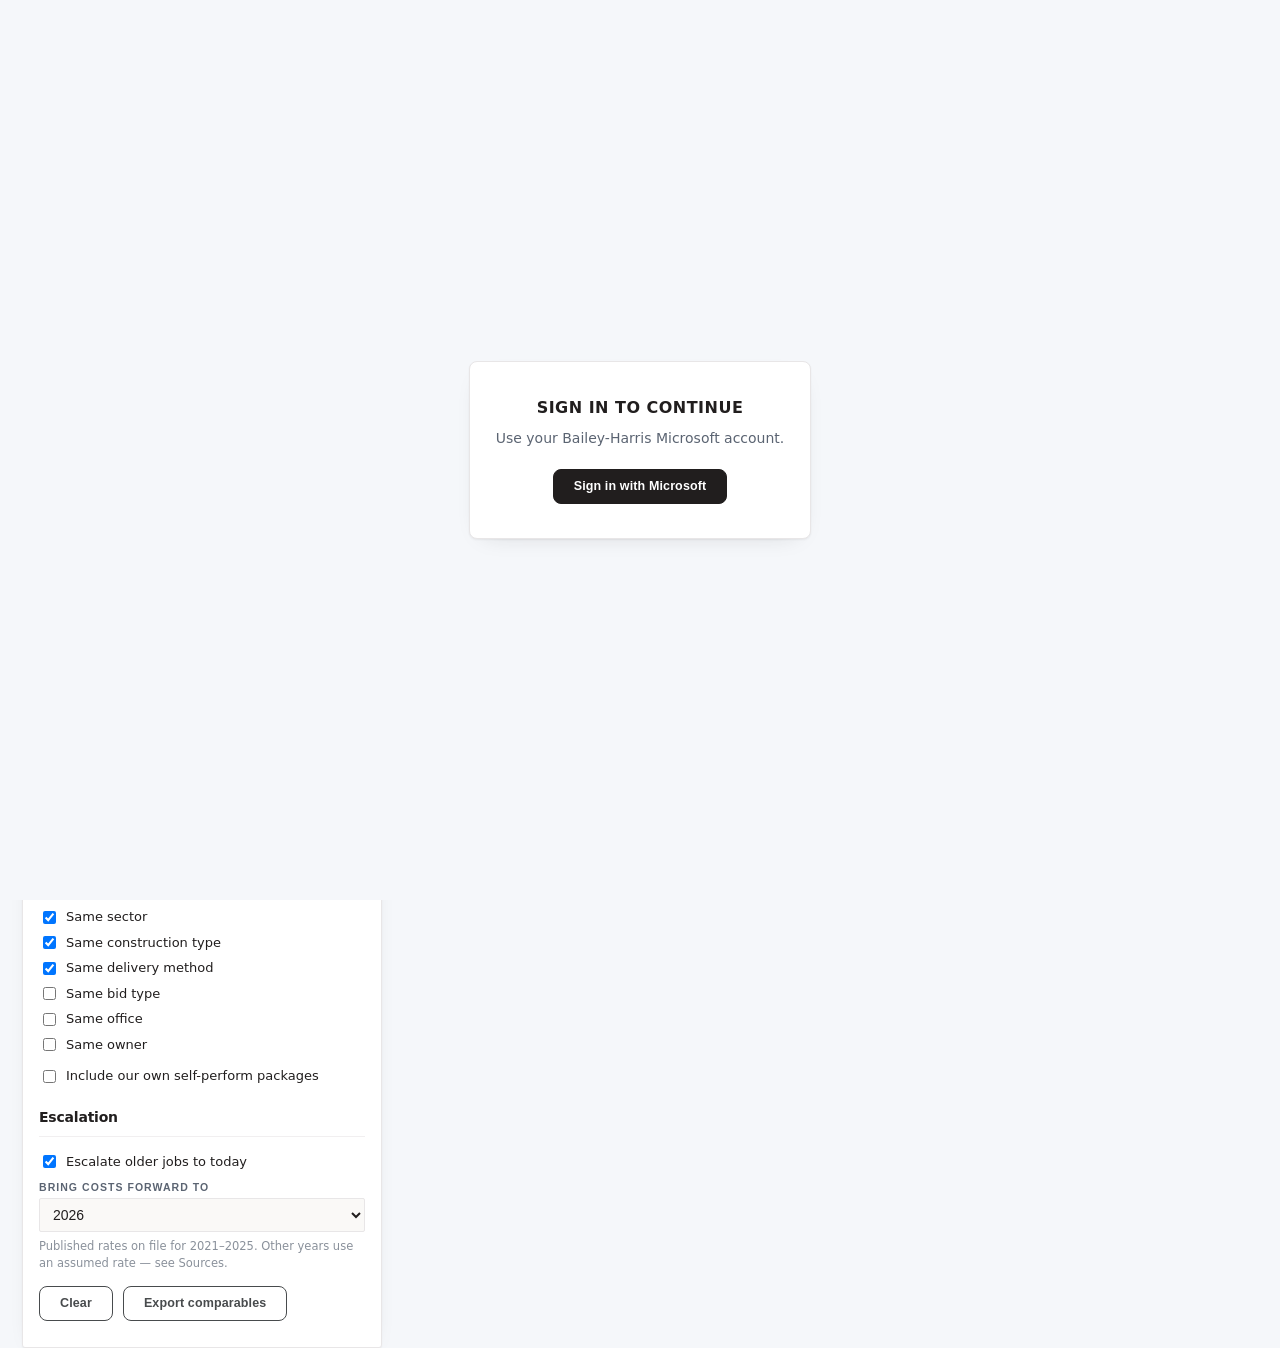
<file: precon/index.html>
<!doctype html>
<html lang="en">
<head>
<meta charset="utf-8">
<meta http-equiv="Content-Security-Policy" content="script-src 'self' 'unsafe-inline'; connect-src 'self' https://graph.microsoft.com https://login.microsoftonline.com https://*.sharepoint.com; default-src 'self'; base-uri 'self'; object-src 'none'; form-action 'self' https://login.microsoftonline.com; style-src 'self' 'unsafe-inline' https://fonts.googleapis.com; font-src 'self' https://fonts.gstatic.com data:; img-src 'self' data: blob:; frame-src https://login.microsoftonline.com;">
<meta name="viewport" content="width=device-width,initial-scale=1">
<title>Precon Desk</title>
<link rel="preconnect" href="https://fonts.googleapis.com">
<link rel="preconnect" href="https://fonts.gstatic.com" crossorigin>
<link rel="stylesheet" href="https://fonts.googleapis.com/css2?family=Figtree:ital,wght@0,400;0,500;0,600;0,700;0,800;1,400&family=JetBrains+Mono:wght@400;600&display=swap">
<style>
:root{
  --paper:#ECEFF1; --surface:#FFFFFF; --surface-2:#F5F8F9;
  --ink:#16232A; --muted:#5A6B75; --faint:#84959E;
  --line:#CBD6DC; --line-soft:#E0E8EC;
  --accent:#17505F; --accent-ink:#0C3644; --accent-soft:#D9E8EC;
  --ok:#2A6E52; --ok-soft:#DBEDE4;
  --warn:#8A5710; --warn-soft:#F6E9CD;
  --crit:#983026; --crit-soft:#F7DFDB;
  --shadow:0 1px 2px rgba(16,35,42,.06),0 8px 24px -16px rgba(16,35,42,.24);
}
@media (prefers-color-scheme: dark){
  :root:not([data-theme="light"]){
    --paper:#0D1418; --surface:#151F24; --surface-2:#1A252B;
    --ink:#E1E9ED; --muted:#8FA1AB; --faint:#697C86;
    --line:#27353C; --line-soft:#1F2C32;
    --accent:#5CB3C8; --accent-ink:#8FD3E3; --accent-soft:#14313A;
    --ok:#69C095; --ok-soft:#132D22;
    --warn:#D3A153; --warn-soft:#32260F;
    --crit:#E08279; --crit-soft:#341C1A;
    --shadow:0 1px 2px rgba(0,0,0,.4),0 10px 28px -18px rgba(0,0,0,.8);
  }
}
:root[data-theme="dark"]{
  --paper:#0D1418; --surface:#151F24; --surface-2:#1A252B;
  --ink:#E1E9ED; --muted:#8FA1AB; --faint:#697C86;
  --line:#27353C; --line-soft:#1F2C32;
  --accent:#5CB3C8; --accent-ink:#8FD3E3; --accent-soft:#14313A;
  --ok:#69C095; --ok-soft:#132D22;
  --warn:#D3A153; --warn-soft:#32260F;
  --crit:#E08279; --crit-soft:#341C1A;
  --shadow:0 1px 2px rgba(0,0,0,.4),0 10px 28px -18px rgba(0,0,0,.8);
}
*{box-sizing:border-box}
body{margin:0;background:var(--paper);color:var(--ink);
  font-family:Figtree,ui-sans-serif,system-ui,-apple-system,Segoe UI,sans-serif;
  font-size:15px;line-height:1.5;-webkit-font-smoothing:antialiased}
h1,h2,h3,h4{font-family:Figtree,ui-sans-serif,system-ui,sans-serif;margin:0;text-wrap:balance;letter-spacing:-.015em}
code,.mono,.num{font-family:"JetBrains Mono",ui-monospace,SFMono-Regular,Menlo,monospace}
.num{font-variant-numeric:tabular-nums}
a{color:var(--accent)}
.wrap{max-width:1300px;margin:0 auto;padding:0 22px}

header.top{background:var(--surface);border-bottom:1px solid var(--line);position:sticky;top:0;z-index:20}
.masthead{display:flex;flex-wrap:wrap;align-items:baseline;gap:10px 16px;padding:18px 0 12px}
.masthead h1{font-size:21px;font-weight:700}
.masthead .sub{color:var(--muted);font-size:13.5px}
.stamp{margin-left:auto;font-size:11.5px;letter-spacing:.09em;text-transform:uppercase;color:var(--muted);
  border:1px solid var(--line);border-radius:2px;padding:3px 8px;white-space:nowrap}
.stamp.live{color:var(--ok);border-color:var(--ok)}
.stamp.off{color:var(--warn);border-color:var(--warn)}
.meta{display:flex;flex-wrap:wrap;gap:0;border-top:1px solid var(--line-soft);font-size:12.5px}
.meta div{padding:7px 16px 7px 0;margin-right:16px;border-right:1px solid var(--line-soft);color:var(--muted)}
.meta div:last-child{border-right:0}
.meta b{color:var(--ink);font-weight:600}
nav.tabs{display:flex;gap:2px;border-top:1px solid var(--line-soft);overflow-x:auto}
nav.tabs button{appearance:none;background:none;border:0;border-bottom:2px solid transparent;
  font:600 13px/1 Figtree,sans-serif;letter-spacing:.02em;color:var(--muted);padding:12px 14px;cursor:pointer;white-space:nowrap}
nav.tabs button:hover{color:var(--ink)}
nav.tabs button[aria-selected="true"]{color:var(--accent);border-bottom-color:var(--accent)}
nav.tabs button:focus-visible,.gitem:focus-visible,input:focus-visible,select:focus-visible,textarea:focus-visible,button:focus-visible{outline:2px solid var(--accent);outline-offset:2px}

main{padding:24px 0 72px}
.panel[hidden]{display:none!important}
.lede{color:var(--muted);font-size:14.5px;margin:0 0 18px;max-width:none}
.eyebrow{font:600 11px/1 Figtree,sans-serif;letter-spacing:.13em;text-transform:uppercase;color:var(--muted);margin:0 0 8px}
h2.sect{font-size:16px;font-weight:700;margin:28px 0 12px;padding-bottom:8px;border-bottom:1px solid var(--line)}
h2.sect:first-of-type{margin-top:0}

.tag{font:600 10.5px/1 Figtree,sans-serif;letter-spacing:.08em;text-transform:uppercase;border-radius:2px;padding:3px 6px;white-space:nowrap;display:inline-block}
.tag.ok{background:var(--ok-soft);color:var(--ok)}
.tag.warn{background:var(--warn-soft);color:var(--warn)}
.tag.crit{background:var(--crit-soft);color:var(--crit)}
.tag.neutral{background:var(--surface-2);color:var(--muted);border:1px solid var(--line-soft)}
.tag.accent{background:var(--accent-soft);color:var(--accent-ink)}

.controls{display:flex;flex-wrap:wrap;gap:8px;align-items:center;background:var(--surface);border:1px solid var(--line);
  border-radius:3px;box-shadow:var(--shadow);padding:10px;margin-bottom:14px}
.controls label{font:600 10.5px/1 Figtree,sans-serif;letter-spacing:.1em;text-transform:uppercase;color:var(--muted);display:block;margin-bottom:4px}
.f{display:flex;flex-direction:column;min-width:0}
.f.fwide{flex:1 1 340px;min-width:270px}
input,select,textarea{font:400 14px/1.35 Figtree,sans-serif;color:var(--ink);background:var(--surface-2);
  border:1px solid var(--line);border-radius:2px;padding:7px 9px;max-width:100%}
input::placeholder,textarea::placeholder{color:var(--faint)}
select{cursor:pointer}
.controls input[type=search]{min-width:230px}
.btn{appearance:none;font:600 12.5px/1 Figtree,sans-serif;letter-spacing:.03em;background:var(--accent);color:#fff;
  border:1px solid var(--accent);border-radius:2px;padding:9px 14px;cursor:pointer}
@media (prefers-color-scheme: dark){:root:not([data-theme="light"]) .btn:not(.ghost){color:#08171C}}
:root[data-theme="dark"] .btn:not(.ghost){color:#08171C}
:root[data-theme="light"] .btn:not(.ghost){color:#fff}
.btn.ghost{background:none;color:var(--accent);border-color:var(--line)}
.btn.ghost:hover{border-color:var(--accent)}
.btn[disabled]{opacity:.5;cursor:not-allowed}

.browser{display:grid;grid-template-columns:330px minmax(0,1fr);gap:16px;align-items:start}
@media (max-width:920px){.browser{grid-template-columns:minmax(0,1fr)}}
.rail{min-width:0;background:var(--surface);border:1px solid var(--line);border-radius:3px;box-shadow:var(--shadow);
  position:sticky;top:186px;max-height:calc(100vh - 210px);display:flex;flex-direction:column}
@media (max-width:920px){.rail{position:static;max-height:420px}}
.count{font-size:11.5px;color:var(--muted);padding:9px 12px 4px;border-bottom:1px solid var(--line-soft)}
.glist{overflow-y:auto;padding:6px}
.gitem{display:flex;gap:8px;align-items:baseline;width:100%;text-align:left;background:none;border:0;
  padding:7px 8px;border-radius:2px;cursor:pointer;color:var(--ink);font:400 13.5px/1.35 Figtree,sans-serif}
.gitem:hover{background:var(--surface-2)}
.gitem[aria-current="true"]{background:var(--accent-soft);color:var(--accent-ink);font-weight:600}
.gitem .nm{flex:1;min-width:0}
.gitem .n{font:400 11px/1 "JetBrains Mono",monospace;color:var(--muted);font-variant-numeric:tabular-nums;flex:none}
.gitem[aria-current="true"] .n{color:var(--accent-ink)}
.sc{font:600 11px/1 "JetBrains Mono",monospace;border-radius:2px;padding:3px 5px;flex:none;font-variant-numeric:tabular-nums}
.sc.hi{background:var(--ok-soft);color:var(--ok)}
.sc.mid{background:var(--warn-soft);color:var(--warn)}
.sc.lo{background:var(--crit-soft);color:var(--crit)}
.sc.na{background:var(--surface-2);color:var(--faint)}

.detail{background:var(--surface);border:1px solid var(--line);border-radius:3px;box-shadow:var(--shadow);padding:20px;min-width:0;overflow:hidden}
.detail .gname{font-size:20px;font-weight:700;line-height:1.25;font-family:Figtree,sans-serif}
.pillrow{display:flex;flex-wrap:wrap;gap:6px;margin:12px 0 4px}
.kpis{display:flex;flex-wrap:wrap;gap:0;border:1px solid var(--line-soft);border-radius:3px;margin:16px 0;overflow:hidden}
.kpi{flex:1 1 130px;padding:11px 14px;border-right:1px solid var(--line-soft);background:var(--surface-2)}
.kpi:last-child{border-right:0}
.kpi .k{font:600 10px/1 Figtree,sans-serif;letter-spacing:.11em;text-transform:uppercase;color:var(--muted);display:block;margin-bottom:5px}
.kpi .v{font:600 19px/1.1 "JetBrains Mono",monospace;font-variant-numeric:tabular-nums}
.kpi .v small{font-size:12px;font-weight:400;color:var(--muted);letter-spacing:0}

.cov{border:1px solid var(--line-soft);border-radius:3px;margin-top:16px;overflow:hidden;min-width:0}
.cov > header{display:flex;align-items:center;gap:9px;background:var(--surface-2);padding:8px 12px;border-bottom:1px solid var(--line-soft)}
.cov > header h4{font-size:13px;font-weight:600}
.cov > header .st{margin-left:auto}
.limits{width:100%;border-collapse:collapse;font-size:13.5px}
.limits td{padding:6px 12px;border-bottom:1px solid var(--line-soft);vertical-align:top}
.limits tr:last-child td{border-bottom:0}
.limits td:first-child{color:var(--muted);width:44%}
.limits td:last-child{font-family:"JetBrains Mono",monospace;font-variant-numeric:tabular-nums;font-size:12.5px}
.empty{color:var(--muted);font-style:italic;padding:12px;font-size:13px}

.tablewrap{overflow-x:auto;background:var(--surface);border:1px solid var(--line);border-radius:3px;box-shadow:var(--shadow)}
table.grid{border-collapse:collapse;width:100%;font-size:12.5px}
table.grid th{background:var(--surface-2);text-align:left;padding:9px 10px;border-bottom:1px solid var(--line);
  font:600 11px/1.3 Figtree,sans-serif;letter-spacing:.05em;text-transform:uppercase;color:var(--muted);
  vertical-align:bottom;position:sticky;top:0;z-index:1;white-space:nowrap}
table.grid th.s{cursor:pointer}
table.grid th.s:hover{color:var(--ink)}
table.grid td{padding:7px 10px;border-bottom:1px solid var(--line-soft);vertical-align:top}
table.grid td.n{font-family:"JetBrains Mono",monospace;font-variant-numeric:tabular-nums;text-align:right;white-space:nowrap}
table.grid td.note{color:var(--muted);min-width:220px}
table.grid tbody tr:hover{background:var(--surface-2)}
.na{color:var(--faint)}

.form{background:var(--surface);border:1px solid var(--line);border-radius:3px;box-shadow:var(--shadow);padding:20px;max-width:900px}
.fg{display:grid;gap:14px;grid-template-columns:repeat(auto-fit,minmax(220px,1fr));margin-bottom:16px}
.fg .wide{grid-column:1/-1}
.fld label{font:600 10.5px/1 Figtree,sans-serif;letter-spacing:.1em;text-transform:uppercase;color:var(--muted);display:block;margin-bottom:5px}
.fld label .req{color:var(--crit)}
.fld input,.fld select,.fld textarea{width:100%}
.fld .hint{font-size:11.5px;color:var(--faint);margin-top:4px}
.rate{display:flex;gap:6px;flex-wrap:wrap}
.rate input{position:absolute;opacity:0;width:0;height:0}
.rate label{display:inline-flex;flex-direction:column;align-items:center;gap:3px;border:1px solid var(--line);border-radius:2px;
  padding:8px 12px;cursor:pointer;background:var(--surface-2);font:600 15px/1 "JetBrains Mono",monospace;
  letter-spacing:0;text-transform:none;color:var(--ink);margin:0;min-width:66px}
.rate label span{font:400 9.5px/1.2 Figtree,sans-serif;letter-spacing:.05em;text-transform:uppercase;color:var(--muted);text-align:center}
.rate input:checked + label{background:var(--accent-soft);border-color:var(--accent);color:var(--accent-ink)}
.rate input:focus-visible + label{outline:2px solid var(--accent);outline-offset:2px}
fieldset{border:1px solid var(--line-soft);border-radius:3px;padding:14px;margin:0 0 16px}
legend{font:600 10.5px/1 Figtree,sans-serif;letter-spacing:.1em;text-transform:uppercase;color:var(--muted);padding:0 6px}
.actions{display:flex;gap:10px;align-items:center;flex-wrap:wrap;border-top:1px solid var(--line-soft);padding-top:16px}
.status{font-size:13px}
.status.ok{color:var(--ok)}.status.err{color:var(--crit)}
.chips{display:flex;flex-wrap:wrap;gap:6px;margin-top:6px}
.chip{display:inline-flex;align-items:center;gap:5px;border:1px solid var(--line);background:var(--surface-2);
  border-radius:2px;padding:4px 7px;font-size:12px}
.chip button{appearance:none;border:0;background:none;color:var(--muted);cursor:pointer;font-size:14px;line-height:1;padding:0}
.chip button:hover{color:var(--crit)}
.multi{display:flex;gap:6px;align-items:stretch;flex-wrap:wrap}
.multi select{min-width:210px}
.seg{display:inline-flex;border:1px solid var(--line);border-radius:2px;overflow:hidden;background:var(--surface-2)}
.seg button{appearance:none;background:none;border:0;border-right:1px solid var(--line);cursor:pointer;
  font:600 11px/1 Figtree,sans-serif;letter-spacing:.06em;text-transform:uppercase;color:var(--muted);padding:0 11px}
.seg button:last-child{border-right:0}
.seg button[aria-pressed="true"]{background:var(--accent-soft);color:var(--accent-ink)}
.seg button:hover{color:var(--ink)}
.chips:empty{display:none}
.chip.on{background:var(--accent-soft);border-color:var(--accent);color:var(--accent-ink)}
.chip.on button{color:var(--accent-ink)}
.combohint{font-size:11.5px;color:var(--faint);margin-top:5px}
.banner{border:1px solid var(--warn);background:var(--warn-soft);color:var(--warn);border-radius:3px;padding:11px 14px;
  font-size:13.5px;margin-bottom:16px}
.banner.crit{border-color:var(--crit);background:var(--crit-soft);color:var(--crit)}
.note{background:var(--surface-2);border:1px solid var(--line-soft);border-left:3px solid var(--accent);
  border-radius:0 3px 3px 0;padding:11px 14px;font-size:13.5px;color:var(--muted);margin:14px 0}
.note b{color:var(--ink)}
.cols{display:grid;gap:16px;grid-template-columns:repeat(auto-fit,minmax(300px,1fr));align-items:start}
.rule{background:var(--surface);border:1px solid var(--line);border-radius:3px;box-shadow:var(--shadow);overflow:hidden}
.rule > h3{font-size:14px;font-weight:600;padding:11px 14px;border-bottom:1px solid var(--line-soft);background:var(--surface-2)}
.rule ul{margin:0;padding:12px 14px 14px 30px;display:flex;flex-direction:column;gap:7px;font-size:13.5px}
.rule li::marker{color:var(--faint)}
.rule .body{padding:12px 14px;font-size:13.5px}
.scale{width:100%;border-collapse:collapse;font-size:13.5px}
.scale td{padding:7px 14px;border-bottom:1px solid var(--line-soft)}
.scale tr:last-child td{border-bottom:0}
.scale td:first-child{width:60px;font:600 15px/1 "JetBrains Mono",monospace;color:var(--accent)}
.legend{display:flex;flex-wrap:wrap;gap:14px;font-size:12px;color:var(--muted);margin:10px 2px 0}
.srow{display:flex;gap:10px;align-items:center;flex-wrap:wrap;margin-bottom:10px}
@media (max-width:760px){
  .wrap{padding:0 14px}
  .masthead{padding:12px 0 8px;gap:4px 12px}
  .masthead h1{font-size:18px}
  .masthead .sub{font-size:12.5px;flex:1 1 100%;order:3}
  .stamp{margin-left:auto}
  .meta{flex-wrap:nowrap;overflow-x:auto;font-size:12px}
  .meta div{white-space:nowrap;padding:6px 12px 6px 0;margin-right:12px}
  nav.tabs button{padding:11px 10px;font-size:12.5px}
  main{padding:16px 0 56px}
  h2.sect{margin:20px 0 10px}
  .lede{font-size:14px}
  .detail{padding:14px}
  .detail .gname{font-size:17px}
  .kpi{flex:1 1 46%;padding:9px 11px}
  .kpi .v{font-size:17px}
  .controls{padding:9px;gap:9px}
  .controls input[type=search]{min-width:0}
  .f,.f.fwide{flex:1 1 100%;min-width:0;width:100%}
  .f input,.f select{width:100%}
  .multi{flex-direction:column;align-items:stretch}
  .multi select{min-width:0;width:100%}
  .seg{align-self:flex-start}
  .form{padding:14px}
  .fg{grid-template-columns:1fr;gap:12px}
  .rate{gap:5px}
  .rate label{min-width:0;flex:1 1 60px;padding:7px 6px}
  .rail{max-height:340px}
  fieldset{padding:11px}
  .actions{gap:8px}
  .actions .btn{flex:1 1 auto}
  table.grid th,table.grid td{padding:7px 8px}
  .limits td:first-child{width:auto}
}
@media (max-width:400px){
  .masthead h1{font-size:17px}
  .rate label{font-size:14px}
  .btn{padding:9px 11px;font-size:12px}
}
@media (prefers-reduced-motion:reduce){*{animation:none!important;transition:none!important}}
@media print{header.top{position:static}nav.tabs{display:none}.panel[hidden]{display:block!important}.rail{max-height:none}}
</style>
<style>
.price{display:grid;grid-template-columns:360px minmax(0,1fr);gap:16px;align-items:start}
@media (max-width:960px){.price{grid-template-columns:minmax(0,1fr)}}
.card{background:var(--surface);border:1px solid var(--line);border-radius:3px;box-shadow:var(--shadow);padding:16px;min-width:0}
.card.sticky{position:sticky;top:150px}
@media (max-width:960px){.card.sticky{position:static}}
.card h3{font-size:14px;font-weight:600;margin:0 0 12px;padding-bottom:8px;border-bottom:1px solid var(--line-soft)}
.crit{display:flex;flex-direction:column;gap:11px}
.crit .row{display:flex;gap:8px;align-items:flex-end}
.crit .row > *{flex:1;min-width:0}
.chk{display:flex;align-items:center;gap:7px;font-size:13px;color:var(--ink);padding:3px 0}
.chk input{width:auto;flex:none}
.chk .n{margin-left:auto;font:400 11px/1 "JetBrains Mono",monospace;color:var(--faint)}
.verdict{border-left:3px solid var(--accent);background:var(--surface-2);padding:12px 14px;border-radius:0 3px 3px 0;margin-bottom:14px;font-size:14px}
.verdict b{color:var(--ink)}
.verdict.hi{border-left-color:var(--crit)}
.verdict.ok{border-left-color:var(--ok)}
.verdict.warn{border-left-color:var(--warn)}
.range{display:flex;flex-wrap:wrap;gap:0;border:1px solid var(--line-soft);border-radius:3px;overflow:hidden;margin-bottom:14px}
.range > div{flex:1 1 160px;padding:12px 14px;border-right:1px solid var(--line-soft);background:var(--surface)}
.range > div:last-child{border-right:0}
.range .k{font:600 10px/1 Figtree,sans-serif;letter-spacing:.11em;text-transform:uppercase;color:var(--muted);display:block;margin-bottom:6px}
.range .v{font:600 20px/1.1 "JetBrains Mono",monospace;font-variant-numeric:tabular-nums;display:block}
.range .band{font:400 12px/1.3 "JetBrains Mono",monospace;color:var(--muted);margin-top:4px;display:block}
.range .nn{font:400 10.5px/1 Figtree,sans-serif;letter-spacing:.06em;text-transform:uppercase;color:var(--faint);margin-top:5px;display:block}
.bar{position:relative;height:26px;background:var(--surface-2);border:1px solid var(--line-soft);border-radius:2px;margin:8px 0 4px}
.bar .iq{position:absolute;top:0;bottom:0;background:var(--accent-soft)}
.bar .md{position:absolute;top:-3px;bottom:-3px;width:2px;background:var(--accent)}
.bar .you{position:absolute;top:-5px;bottom:-5px;width:3px;background:var(--crit)}
.bar .lbl{position:absolute;top:5px;font:600 10px/1 Figtree,sans-serif;letter-spacing:.06em;text-transform:uppercase;color:var(--muted)}
.hsync{overflow-x:auto;overflow-y:hidden;height:13px}
.hsync[hidden]{display:none!important}
.hsync > div{height:1px}
.scale2{display:flex;justify-content:space-between;font:400 11px/1 "JetBrains Mono",monospace;color:var(--faint);margin-bottom:14px}
@media (max-width:760px){.card.sticky{position:static}.crit .row{flex-direction:column;align-items:stretch}.range > div{flex:1 1 46%}}
</style>

<style>
/* ===================== Bailey-Harris brand layer =====================
   Per BH_Dashboard_Brand_Spec. Red, cream, charcoal and black are chrome
   and identity; green / amber / red are reserved for status in the data.
   Declared after the desk's own tokens so it wins on source order, and
   it repeats the dark-mode selector so a dark OS cannot pull the page
   off-brand. ==================================================== */
:root,
:root[data-theme="dark"],
:root:not([data-theme="light"]){
  color-scheme: light;

  --paper:#f5f7fa;
  --surface:#ffffff;
  --surface-2:#faf9f7;

  --ink:#211E1E;
  --muted:#5b6472;
  --faint:#8a919b;

  --line:#E8E6E7;
  --line-soft:#F1EFF0;

  --accent:#7F1B29;          /* interactive: links, focus, emphasis */
  --accent-ink:#211E1E;
  --accent-soft:#F2ECE1;     /* cream: selected / active */

  --ok:#006100;   --ok-soft:#C6EFCE;
  --warn:#9C6500; --warn-soft:#FFEB9C;
  --crit:#9C0006; --crit-soft:#FFC7CE;

  --brand-red:#ED2B30;
  --maroon:#7F1B29;
  --charcoal:#484B4D;
  --cream:#F2ECE1;

  --shadow:0 1px 2px rgba(33,30,30,.06),0 8px 24px -16px rgba(33,30,30,.22);
}

/* ---- masthead ---- */
.bh-topbar{height:6px;background:var(--brand-red);width:100%}
header.top .masthead{align-items:center;gap:18px;padding:12px 0 14px}
.bh-logo{height:64px;width:auto;flex:none}
.bh-titles{min-width:0}
header.top .masthead h1{
  color:var(--ink);font-size:22px;font-weight:800;
  letter-spacing:.04em;text-transform:uppercase;line-height:1.15}
header.top .masthead .sub{color:var(--muted);font-size:12.5px;margin-top:3px}
header.top{border-bottom:1px solid var(--line)}

/* ---- tabs: cream fill, red underline, never red text ---- */
nav.tabs button{
  color:var(--muted);font-weight:700;padding:10px 22px;
  border-bottom:3px solid transparent;border-radius:6px 6px 0 0}
nav.tabs button:hover{color:var(--ink);background:transparent}
nav.tabs button[aria-selected="true"]{
  color:var(--ink);background:var(--cream);border-bottom-color:var(--brand-red)}

/* ---- buttons: black and charcoal only, never red or green ---- */
.btn{
  background:var(--ink);color:#fff;border:1px solid var(--ink);
  border-radius:8px;font-weight:700;padding:10px 20px;letter-spacing:.01em}
.btn:hover{background:var(--charcoal);border-color:var(--charcoal);color:#fff}
.btn.ghost{background:#fff;color:var(--charcoal);border:1px solid var(--charcoal)}
.btn.ghost:hover{background:var(--charcoal);color:#fff;border-color:var(--charcoal)}
.btn[disabled]{opacity:.45}

/* ---- data chrome ---- */
table.grid th{background:var(--charcoal);color:#fff;border-bottom-color:var(--charcoal)}
table.grid th.s:hover{color:#fff;text-decoration:underline}
.gitem[aria-current="true"]{background:var(--cream);color:var(--ink);font-weight:600}
.gitem[aria-current="true"] .n{color:var(--charcoal)}
.kpi,.stat{background:var(--surface-2)}

a{color:var(--maroon)}
:focus-visible{outline:2px solid var(--maroon);outline-offset:2px}

/* the read-only notice is page state, not compliance status,
   so it takes cream and charcoal rather than the amber reserved for data */
.readonly{
  border:1px solid var(--line);border-left:4px solid var(--charcoal);
  background:var(--cream);color:var(--ink)}
.readonly b{color:var(--ink)}

/* The artifact shell supplied this and the desks were written against it;
   without it any element that is both [hidden] and styled with a display
   value renders anyway — which is how the offline banner showed on a
   page that had loaded perfectly well. */
[hidden]:not([hidden="until-found"]){display:none!important}

</style>
<style>
#bhgate{position:fixed;inset:0;z-index:999;background:var(--paper);display:grid;place-items:center;padding:24px}
#bhgate .box{background:var(--surface);border:1px solid var(--line);border-radius:8px;box-shadow:var(--shadow);
  padding:34px 26px;text-align:center;max-width:430px}
#bhgate h2{font-size:16px;font-weight:800;letter-spacing:.03em;text-transform:uppercase;margin:0 0 8px}
#bhgate p{color:var(--muted);font-size:14px;margin:0 0 20px}
#bhgate .why{font-size:12.5px;color:var(--faint);margin:16px 0 0}
.readonly{border:1px solid var(--line);border-left:4px solid var(--charcoal);
  background:var(--cream);color:var(--ink);border-radius:6px;
  padding:11px 14px;font-size:13.5px;margin-bottom:16px}
.readonly b{display:block;margin-bottom:2px;color:var(--ink)}
</style>
</head>
<body>
<div class="bh-topbar"></div>
<header class="top">
  <div class="wrap">
    <div class="masthead">
      <img class="bh-logo" id="bhlogo" alt="Bailey-Harris Construction" hidden>
      <div class="bh-titles">
        <h1>Precon Desk</h1>
        <div class="sub">Bailey-Harris &middot; what we have built, for pricing what we are about to bid</div>
      </div>
      <div class="stamp" id="conn">Connecting&hellip;</div>
    </div>
    <div class="meta" id="metabar">
      <div>Jobs on file <b id="m-p">&mdash;</b></div>
      <div>With $/SF <b id="m-psf">&mdash;</b></div>
      <div>With a duration <b id="m-d">&mdash;</b></div>
      <div>Owners <b id="m-o">&mdash;</b></div>
      <div>Median $/SF <b id="m-med">&mdash;</b></div>
    </div>
    <nav class="tabs" role="tablist">
      <button role="tab" aria-selected="true" data-panel="price">Price a job</button>
      <button role="tab" aria-selected="false" data-panel="ask">Ask</button>
      <button role="tab" aria-selected="false" data-panel="hist">Project history</button>
      <button role="tab" aria-selected="false" data-panel="edit">Add or fix a job</button>
      <button role="tab" aria-selected="false" data-panel="cov">Coverage</button>
      <button role="tab" aria-selected="false" data-panel="src">Sources</button>
    </nav>
  </div>
</header>

<main class="wrap">
<div id="offline" class="banner crit" hidden>This page could not reach SharePoint, so there is nothing to compare against.</div>

<!-- PRICE -->
<section class="panel" id="p-price">
  <p class="lede">Describe the job you are about to price. The desk finds the closed jobs closest to it and shows what they actually came in at &mdash; cost per square foot, calendar duration, fee and general conditions &mdash; as a median with the middle half of the range around it. Put your own number in and it will tell you where that number sits against the ones we have built.</p>
  <div class="price">
    <aside class="card sticky">
      <h3>The job you are pricing</h3>
      <div class="crit">
        <div class="fld"><label for="q-sf">Square footage</label><input id="q-sf" inputmode="numeric" placeholder="e.g. 45000"></div>
        <div class="fld"><label for="q-sector">Sector</label><select id="q-sector"></select></div>
        <div class="fld"><label for="q-ctype">Construction type</label><select id="q-ctype"></select></div>
        <div class="fld"><label for="q-del">Delivery method</label><select id="q-del"></select></div>
        <div class="fld"><label for="q-bid">Bid type</label><select id="q-bid"></select></div>
        <div class="fld"><label for="q-office">Office</label><select id="q-office"></select></div>
        <div class="fld"><label for="q-client">Owner</label><select id="q-client"></select></div>
        <div class="row">
          <div class="fld"><label for="q-budget">Target contract</label><input id="q-budget" inputmode="numeric" placeholder="$"></div>
          <div class="fld"><label for="q-dur">Target duration</label><input id="q-dur" inputmode="numeric" placeholder="days"></div>
        </div>
      </div>
      <h3 style="margin-top:18px">What counts as comparable</h3>
      <div class="fld" style="margin-bottom:10px"><label for="q-tol">Square footage within</label><select id="q-tol">
        <option value="0.25">&plusmn;25%</option><option value="0.5" selected>&plusmn;50%</option>
        <option value="1">&plusmn;100%</option><option value="2">a third to triple</option><option value="">any size</option></select></div>
      <label class="chk"><input type="checkbox" id="q-msector" checked> Same sector <span class="n" id="n-msector"></span></label>
      <label class="chk"><input type="checkbox" id="q-mctype" checked> Same construction type <span class="n" id="n-mctype"></span></label>
      <label class="chk"><input type="checkbox" id="q-mdel" checked> Same delivery method <span class="n" id="n-mdel"></span></label>
      <label class="chk"><input type="checkbox" id="q-mbid"> Same bid type <span class="n" id="n-mbid"></span></label>
      <label class="chk"><input type="checkbox" id="q-moffice"> Same office <span class="n" id="n-moffice"></span></label>
      <label class="chk"><input type="checkbox" id="q-mclient"> Same owner <span class="n" id="n-mclient"></span></label>
      <label class="chk" style="margin-top:6px"><input type="checkbox" id="q-sp"> Include our own self-perform packages</label>
      <h3 style="margin-top:18px">Escalation</h3>
      <label class="chk"><input type="checkbox" id="q-esc" checked> Escalate older jobs to today</label>
      <div class="fld" style="margin-top:8px"><label for="q-escyr">Bring costs forward to</label><select id="q-escyr"></select></div>
      <div class="hint" id="q-eschint" style="font-size:11.5px;color:var(--faint);margin-top:6px"></div>
      <div class="srow" style="margin-top:14px"><button class="btn ghost" type="button" id="q-reset">Clear</button>
        <button class="btn ghost" type="button" id="q-export">Export comparables</button></div>
    </aside>
    <div style="min-width:0">
      <div id="q-summary"></div>
      <div class="tablewrap"><table class="grid" id="q-table"></table></div>
      <div class="note" id="q-foot"></div>
    </div>
  </div>
</section>

<!-- HISTORY -->
<section class="panel" id="p-ask" hidden>
  <p class="lede">Ask in plain words &mdash; <i>what is the biggest healthcare job we have built?</i>, <i>average square footage of our last five schools</i>, <i>median $/SF on negotiated work in Huntsville</i>. Claude reads only your question and the names of the fields; <b>every number is then worked out from the desk's own records</b>, and the jobs behind it are listed underneath so you can check the answer rather than take it on trust.</p>
  <div class="srow" style="gap:8px;align-items:flex-start;margin-bottom:10px">
    <input type="search" id="a-q" placeholder="Ask about our project history&hellip;" style="flex:1 1 420px;min-width:0">
    <button class="btn" type="button" id="a-go">Ask</button>
    <button class="btn ghost" type="button" id="a-stop" hidden>Stop</button>
  </div>
  <div class="chips" id="a-eg" style="margin-bottom:14px"></div>
  <div id="a-out"></div>
  <div id="a-unavail" hidden>
    <div class="verdict warn"><b>Asking is not switched on for this view.</b> Everything else in the desk works as normal &mdash; the Price a job and Project history tabs answer the same questions with filters instead.</div>
  </div>
</section>

<section class="panel" id="p-hist" hidden>
  <p class="lede">Everything on file, filterable. Whole-job metrics only for now &mdash; cost by division comes from the buyout workbooks and is a separate pass. Rows tagged Procore came from Procore live; the rest from the Unanet BH project data sheet, cross-checked against Unanet CRM.</p>
  <div class="controls">
    <div class="f"><label for="h-q">Search</label><input type="search" id="h-q" placeholder="Job, name, owner, architect&hellip;"></div>
    <div class="f"><label for="h-sector">Sector</label><select id="h-sector"></select></div>
    <div class="f"><label for="h-ctype">Type</label><select id="h-ctype"></select></div>
    <div class="f"><label for="h-del">Delivery</label><select id="h-del"></select></div>
    <div class="f"><label for="h-bid">Bid type</label><select id="h-bid"></select></div>
    <div class="f"><label for="h-client">Owner</label><select id="h-client"></select></div>
    <div class="f"><label for="h-office">Office</label><select id="h-office"></select></div>
    <div class="f"><label for="h-year">From year</label><select id="h-year"></select></div>
    <div class="f"><label for="h-only">&nbsp;</label><label class="chk" style="padding-top:7px"><input type="checkbox" id="h-only" checked> Only jobs with metrics</label></div>
    <div class="f"><label for="h-scope">&nbsp;</label><label class="chk" style="padding-top:7px"><input type="checkbox" id="h-scope"> Include partial-scope jobs</label></div>
    <div class="f"><label for="h-sp">&nbsp;</label><label class="chk" style="padding-top:7px"><input type="checkbox" id="h-sp"> Include self-perform packages</label></div>
    <div class="f"><label>&nbsp;</label><button class="btn ghost" type="button" id="h-reset">Reset</button></div>
  </div>
  <div class="kpis" id="h-kpi"></div>
  <div class="tablewrap"><table class="grid" id="h-table"></table></div>
  <div class="legend"><span><b>$/SF</b> = contract &divide; square footage</span><span><b>Schedule duration</b> = calendar days from start to completion, weekends and holidays included &mdash; actual dates where we have them, otherwise projected</span><span><b>Days per 1,000 SF</b> = that duration divided by the building size, so jobs of different sizes can be compared</span><span><span class="tag warn">est</span> = estimated duration &mdash; measured to a projected finish, because the job has not finished yet</span><span><span class="tag neutral">original</span> / <span class="tag neutral">current</span> = the job has no final contract yet, so the figure is the award amount or the contract to date</span><span><span class="tag warn">Scope</span> = square footage is the whole building but the contract is one package</span><span><span class="tag warn">Self-perform</span> = a Bailey-Harris self-perform package on another job &mdash; carries no $/SF, and its value rolls up onto the parent</span><span><span class="tag crit">&Delta;</span> = BH project data sheet and Unanet CRM disagree by more than 5%</span></div>
</section>

<!-- EDIT -->
<section class="panel" id="p-edit" hidden>
  <p class="lede">Square footage and real dates are the thinnest part of this data, and they are what a schedule gets priced from. Anything entered here overrides the imported record for that job and is what the comparables use from then on.</p>
  <div class="controls">
    <div class="f fwide"><label for="e-pick">Job</label><input id="e-pick" list="dl-jobs" placeholder="Type a job number or name"><datalist id="dl-jobs"></datalist></div>
    <div class="f"><label>&nbsp;</label><button class="btn ghost" type="button" id="e-open">Open it</button></div>
    <div class="f"><label>&nbsp;</label><button class="btn ghost" type="button" id="e-new">New job instead</button></div>
  </div>
  <div id="e-editor" hidden></div>
  <h2 class="sect">Entered or corrected here</h2>
  <div class="tablewrap"><table class="grid" id="e-table"></table></div>
</section>

<!-- COVERAGE -->
<section class="panel" id="p-cov" hidden>
  <p class="lede">The work list. A job with no square footage cannot price a bid by area, and one with no dates cannot price a duration &mdash; these are the gaps, newest first, because a recent job prices a new bid better than an old one.</p>
  <div class="controls">
    <div class="f"><label for="c-year">From year</label><select id="c-year"></select></div>
    <div class="f"><label for="c-miss">Missing</label><select id="c-miss">
      <option value="any">Anything</option><option value="sf">Square footage</option><option value="dates">Start or finish date</option>
      <option value="contract">Contract amount</option><option value="both">Both SF and dates</option></select></div>
    <div class="f"><label for="c-sector">Sector</label><select id="c-sector"></select></div>
    <div class="f"><label>&nbsp;</label><button class="btn ghost" type="button" id="c-export">Export the list</button></div>
  </div>
  <div class="kpis" id="c-kpi"></div>
  <div class="tablewrap"><table class="grid" id="c-table"></table></div>


</section>

<!-- SOURCES -->
<section class="panel" id="p-src" hidden>
  <h2 class="sect">How to read the numbers</h2>
  <div class="cols">
    <div class="rule"><h3>Median and the middle half</h3><div class="body">
      <p style="margin-top:0">Every figure is a <b>median</b> with the <b>25th to 75th percentile</b> around it &mdash; the middle half of comparable jobs. Medians, not averages, because one outlier job would otherwise drag the number somewhere unhelpful.</p>
      <p style="margin-bottom:0">Every tile prints its own <b>n</b>. Four jobs is a hint. Twelve is a range you can defend in a bid review. One is an anecdote, and the desk says so.</p>
    </div></div>
    <div class="rule"><h3>Our own self-perform work</h3><div class="body">
      <p style="margin-top:0">Jobs with <b>SP</b> in the number or &ldquo;Self-Perform&rdquo; in the name are Bailey-Harris doing its own work on another job &mdash; concrete on McKee Road, demo at Central Sterilization. They are booked as separate jobs but they are a trade package, not a building.</p>
      <p>Which matters because they inherit the parent building's square footage while carrying only their own contract, so their $/SF reads $13 to $60 and would drag any median down. The desk gives them <b>no $/SF at all</b> and leaves them out of comparables unless you ask for them.</p>
      <p style="margin-bottom:0">Their value rolls up onto the parent job instead, in the <b>BH self-perform</b> column &mdash; so Straehle Hess shows $734,383 self-performed of a $2,549,455 job, 28.8% of it. Owner reads Bailey-Harris and office Auburn on all of them.</p>
    </div></div>
    <div class="rule"><h3>Bid data is not in here</h3><div class="body">
      <p style="margin-top:0">The BH project data sheet also carried 240 <b>PC</b> rows &mdash; precon pursuits, at $2.22bn bid between 2010 and 2024. They have been taken out of this desk entirely.</p>
      <p>They were never priceable: a PC number is what we <i>bid</i>, not what a job cost, and none was built under that number because a won pursuit gets renumbered. 161 are Lost or Canceled outright, none carries a schedule and only 7 carry square footage. Nor can they answer the question you would want them to &mdash; <b>the source has no &ldquo;Won&rdquo; status</b>, so the 79 rows marked Budget or Pending hold the wins mixed in with the abandoned, and a win rate cannot be worked out until someone reconciles them by hand.</p>
      <p style="margin-bottom:0">All 240 were exported to a workbook first, with their amounts, sectors, statuses and 56 possible live-job matches, so nothing was thrown away. The one comparison worth having is still worth having: GL Pack was bid at $29,786,724 and the job carries $29,673,647, <b>0.4% apart</b> &mdash; which is also what settles 25AU002's $112,040 &ldquo;original&rdquo; contract as never having been loaded.</p>
    </div></div>
    <div class="rule"><h3>The five dates, and where each one lives</h3><div class="body">
      <p style="margin-top:0">A projected finish and an actual finish are not the same number, so the desk keeps them apart. On Procore's project <b>Admin</b> page: <b>Start Date</b> is the contractual start, <b>Actual Start Date</b> the real one, <b>Completion Date</b> the contractual finish and <b>Projected Finish Date</b> where the schedule stands today.</p>
      <p><b>Actual completion has no project-level field in Procore at all.</b> It lives on the <b>prime contract</b>, and it is filled in on only 8 of our jobs &mdash; which is right, because only 8 of them have actually finished.</p>
      <p>Watch one trap. Procore pre-fills <b>Actual Start Date</b> from <b>Start Date</b>, so a job that has not broken ground still shows an actual start &mdash; 2511-01 reads 10/15/2026 in both, a month from now. The desk refuses any actual date that is in the future, or that sits on a job still in bidding or preconstruction, so those read blank here rather than wrong.</p>
      <p style="margin-bottom:0">Schedule duration is measured <b>actual to actual</b> where both exist, and tagged <span class="tag warn">est</span> &mdash; estimated &mdash; when it had to fall back to a projected finish. 137 jobs are measured on actual dates; 39 are estimates.</p>
    </div></div>
    <div class="rule"><h3>How the Ask tab works</h3><div class="body">
      <p style="margin-top:0">Claude reads your question and the <b>names of the fields</b> plus the list of values actually present in the data &mdash; the sectors, delivery methods, offices and owners on file. It hands back a query, nothing more. <b>Every figure is then computed here</b>, from the same records the rest of the desk uses.</p>
      <p>Which is why the jobs behind each answer are listed underneath it. If the number looks wrong, the rows will show you why &mdash; usually a job that should not have been in the set, or a field that is blank on half of them. The answer always says how many of the matching jobs actually carried the figure it averaged.</p>
      <p style="margin-bottom:0">Self-perform packages are left out unless the question asks for them. It will say plainly when a question is not answerable from these fields; subcontractor ratings live in the Prequal &amp; Sub Rating Desk, not here.</p>
    </div></div>
    <div class="rule"><h3>What the desk will not tell you</h3><div class="body">
      <p style="margin-top:0">It has no cost detail below the whole job. &ldquo;Concrete ran over on our last four schools&rdquo; needs the buyout workbooks, which are a separate pass.</p>
      <p>It cannot see scope. Two 40,000 SF healthcare jobs can be a shell and a full fit-out. Read the comparables, do not just take the median.</p>
      <p style="margin-bottom:0">And it is only as good as what is in Procore. A few prime contracts were loaded almost entirely through change orders &mdash; 25AU002 shows a $112,040 original against a $29.7M revised &mdash; which reads as a 26,000% overrun but is really a data-entry pattern. Those carry a <span class="tag crit">check</span> tag rather than being trusted.</p>
    </div></div>
  </div>
  <h2 class="sect">The escalation index</h2>
  <p class="lede">Cost per square foot is escalated year by year, not by a single flat rate &mdash; because construction inflation has been anything but flat. 2022 alone ran <b>+19.9%</b> while 2024 was <b>+0.1%</b>. Where the index publishes a building-type figure the desk uses it, so a school escalates on the school index and a hospital on the health care one. Change any figure here and the comparables update; it is stored with the page for everyone.</p>
  <div class="tablewrap"><table class="grid" id="esc-table"></table></div>
  <div class="srow" style="margin-top:12px">
    <button class="btn" type="button" id="esc-save">Save the index</button>
    <button class="btn ghost" type="button" id="esc-reset">Back to the published figures</button>
    <span class="status" id="esc-status"></span>
  </div>
  <div class="note" id="esc-note"></div>

  <h2 class="sect">Where the data came from</h2>
  <div id="sources"></div>
  <h2 class="sect">What is known to be wrong or missing</h2>
  <div id="gaps"></div>
  <h2 class="sect">Take a copy</h2>
  <div class="srow">
    <button class="btn ghost" type="button" data-export="hist">Project history CSV</button>
    <button class="btn ghost" type="button" data-export="cov">Coverage gaps CSV</button>
    <span class="status" id="expstatus"></span>
  </div>
</section>
</main>

<script src="msal-browser.min.js"></script>
<script>
"use strict";
const $=(s,r)=>(r||document).querySelector(s), $$=(s,r)=>Array.from((r||document).querySelectorAll(s));
const esc=s=>String(s==null?'':s).replace(/[&<>"']/g,c=>({'&':'&amp;','<':'&lt;','>':'&gt;','"':'&quot;',"'":'&#39;'}[c]));
const S={db:null,dl:null,arch:[],user:new Map(),meta:null,sel:null,esc:null,sample:null};

const n0=v=>v==null?'':Math.round(v).toLocaleString('en-US');
const usd=v=>v==null?'':'$'+Math.round(v).toLocaleString('en-US');
const r1=v=>v==null?'':(Math.round(v*10)/10).toFixed(1);
const r2=v=>v==null?'':(Math.round(v*100)/100).toFixed(2);
const num=v=>{if(v==null)return null;const t=String(v).replace(/[$,%\s]/g,'');if(t===''||/^#/.test(t))return null;const f=parseFloat(t);return isFinite(f)?f:null;};
function slug(s){return String(s||'').normalize('NFKD').replace(/[^A-Za-z0-9]+/g,'-').replace(/^-|-$/g,'').toLowerCase().slice(0,60)||'x';}
function srt(a){return a.filter(v=>typeof v==='number'&&isFinite(v)).sort((p,q)=>p-q);}
function quant(a,p){const x=srt(a);if(!x.length)return null;
  const i=(x.length-1)*p, lo=Math.floor(i), hi=Math.ceil(i);
  return lo===hi?x[lo]:x[lo]+(x[hi]-x[lo])*(i-lo);}
const med=a=>quant(a,0.5);
function pctOf(a,v){const x=srt(a);if(!x.length||v==null)return null;
  let below=0;x.forEach(y=>{if(y<v)below++;});return below/x.length;}
function ord(p){const n=Math.round(p*100);
  if(n<=2)return 'lower than every one';
  if(n>=98)return 'higher than every one';
  return 'around the '+n+(n%10===1&&n%100!==11?'st':n%10===2&&n%100!==12?'nd':n%10===3&&n%100!==13?'rd':'th')+' percentile';}
function nOf(n){return n===1?'the single comparable':'these '+n+' jobs';}
const TODAY=new Date().toISOString().slice(0,10);
function yrOf(n){const m=String(n||'').match(/^(\d{2})/);if(!m)return null;const y=+m[1];return y>=80?1900+y:2000+y;}
function projects(){
  const m=new Map();
  S.arch.forEach(p=>{if(p&&p.num_!=null)m.set(String(p.num_),Object.assign({},p));});
  S.user.forEach((v,k)=>{const cur=m.get(String(v.num_))||{};m.set(String(v.num_),Object.assign(cur,v,{edited:true}));});
  const out=Array.from(m.values());
  out.forEach(p=>{
    p._yr=yrOf(p.num_);
    // a date in the future is never an actual, whatever field it arrived in
    if(p.startA&&p.startA>TODAY){p.startC=p.startC||p.startA;delete p.startA;}
    if(p.endA&&p.endA>TODAY){p.endP=p.endP||p.endA;delete p.endA;}
    // cost basis: final only once the job is actually finished
    p.amt=p.finalContract!=null?p.finalContract:(p.curContract!=null?p.curContract:
          (p.origContract!=null?p.origContract:(p.uContract!=null?p.uContract:null)));
    p.costBasis=p.finalContract!=null?'final':(p.curContract!=null?'current':
                (p.origContract!=null?'original':(p.uContract!=null?'unanet':null)));
    // schedule duration, measured actual-to-actual where we have it
    delete p.dur;delete p.durBasis;delete p.durK;
    const s2=p.startA||p.startC, e2=p.endA||p.endP||p.endCon;
    if(s2&&e2){try{const d=(Date.parse(e2)-Date.parse(s2))/86400000;
      if(d>0&&d<4000){p.dur=Math.round(d);
        p.durBasis=(p.startA&&p.endA)?'actual':'projected';}}catch(_){}}
    if(p.endCon&&(p.endA||p.endP)){try{
      p.schedVar=Math.round((Date.parse(p.endA||p.endP)-Date.parse(p.endCon))/86400000);}catch(_){}}
    if(p.sp){delete p.psf;delete p.durK;}
    else{
      if(p.sf&&p.amt)p.psf=Math.round(p.amt/p.sf*100)/100;
      if(p.dur&&p.sf&&p.sf>1000)p.durK=Math.round(p.dur/(p.sf/1000)*10)/10;
    }
    p.flag=p.sp?'selfperform':((p.psf!=null&&(p.psf<40||p.psf>800))?'scope':undefined);
    if(p.spValue&&p.amt)p.spPct=Math.round(p.spValue/p.amt*1000)/10;
  });
  return out;
}
function opts(el,list,label,keep){
  const cur=el.value;
  el.innerHTML='<option value="">'+label+'</option>'+list.map(o=>'<option value="'+esc(o)+'">'+esc(o)+'</option>').join('');
  if(keep!==false&&cur)el.value=cur;
}
function fillEsc(){
  const now=new Date().getFullYear();
  const el=$('#q-escyr'); const cur=el.value;
  const ys=escYears(); const maxY=Math.max(now, ys.length?ys[ys.length-1]:now);
  let out='';
  for(let y=maxY;y>=maxY-6;y--) out+='<option value="'+y+'">'+y+'</option>';
  el.innerHTML=out; el.value=cur||String(Math.min(now,maxY));
  const t=escTable();
  const pub=escYears().filter(y=>!t.rows[y].assumed);
  $('#q-eschint').innerHTML='Published rates on file for '+(pub.length?Math.min.apply(null,pub)+'&ndash;'+Math.max.apply(null,pub):'no years')+
    '. Other years use an assumed rate &mdash; see Sources.';
}
function fillAll(){
  const P=projects();
  const uniq=f=>Array.from(new Set(P.map(p=>p[f]).filter(Boolean))).sort();
  ['q-sector','h-sector','c-sector'].forEach(id=>opts($('#'+id),uniq('sector'),'Any sector'));
  ['q-ctype','h-ctype'].forEach(id=>opts($('#'+id),uniq('ctype'),'Any type'));
  ['q-del','h-del'].forEach(id=>opts($('#'+id),uniq('delMethod'),'Any method'));
  opts($('#h-bid'),uniq('bidType'),'Any bid type');
  opts($('#q-bid'),uniq('bidType'),'Any bid type');
  ['q-office','h-office'].forEach(id=>opts($('#'+id),uniq('div'),'Any office'));
  ['q-client','h-client'].forEach(id=>opts($('#'+id),uniq('client'),'Any owner'));
  const yrs=Array.from(new Set(P.map(p=>p._yr).filter(Boolean))).sort((a,b)=>b-a);
  ['h-year','c-year'].forEach(id=>{const el=$('#'+id),cur=el.value;
    el.innerHTML='<option value="">Any year</option>'+yrs.map(y=>'<option value="'+y+'">'+y+' and later</option>').join('');
    el.value=cur|| (id==='c-year'?'2020':'');});
  $('#dl-jobs').innerHTML=P.slice().sort((a,b)=>String(b.num_).localeCompare(String(a.num_)))
    .map(p=>'<option value="'+esc(p.num_+(p.name?' '+p.name:''))+'">'+esc(p.sector||'')+'</option>').join('');
  fillEsc();
  paintMeta(P);
}
function paintMeta(P){
  $('#m-p').textContent=n0(P.length);
  const good=P.filter(p=>p.psf!=null&&!p.flag);
  $('#m-psf').textContent=n0(good.length);
  $('#m-d').textContent=n0(P.filter(p=>p.dur!=null).length);
  $('#m-o').textContent=n0(new Set(P.map(p=>p.client).filter(Boolean)).size);
  const m=med(good.map(p=>p.psf));
  $('#m-med').textContent=m!=null?'$'+r2(m):'—';
}

/* ---------- escalation ----------
   Real year-over-year figures are the BLS Producer Price Index for new
   nonresidential building construction (WPU801) and its building-type
   sub-indexes, as tabulated by AGC (table dated 28 Feb 2026). Years before
   2021 and after 2025 are assumptions, flagged as such, and editable. */
const ESC_DEFAULT={
  note:'BLS PPI, new nonresidential building construction (WPU801) and building-type sub-indexes, per the AGC table dated 28 Feb 2026. 2021-2025 are published figures. Earlier and later years are assumptions you can change.',
  rows:{
    2015:{all:2.5,assumed:true},2016:{all:2.5,assumed:true},2017:{all:2.5,assumed:true},
    2018:{all:2.5,assumed:true},2019:{all:2.5,assumed:true},2020:{all:2.5,assumed:true},
    2021:{all:5.2,school:3.6,office:6.1,industrial:5.2,health:4.8,warehouse:7.6},
    2022:{all:19.9,school:16.4,office:20.7,industrial:22.3,health:17.2,warehouse:28.0},
    2023:{all:7.9,school:7.4,office:10.0,industrial:7.6,health:8.2,warehouse:4.8},
    2024:{all:0.1,school:0.5,office:0.6,industrial:-0.3,health:-0.5,warehouse:-0.2},
    2025:{all:1.6,school:2.0,office:2.4,industrial:1.3,health:1.3,warehouse:0.5},
    2026:{all:1.6,assumed:true}
  }};
const SEC2IDX={'K-12':'school','Higher Education':'school','Healthcare':'health',
  'Industrial':'industrial','Commercial':'office','Federal':'all','Residential':'office'};
function escTable(){return (S.esc&&S.esc.rows)?S.esc:ESC_DEFAULT;}
function escYears(){return Object.keys(escTable().rows).map(Number).sort((a,b)=>a-b);}
function escRate(year,idx){
  const r=escTable().rows[year];
  if(!r)return null;
  const v=(idx&&r[idx]!=null)?r[idx]:r.all;
  return typeof v==='number'?v:null;
}
/* factor to bring a cost from the year a job finished up to `to` */
function escFactor(fromYear,to,sector){
  if(!fromYear||!to||to<=fromYear)return 1;
  const idx=SEC2IDX[sector]||'all';
  let f=1, assumed=false, missing=false;
  for(let y=fromYear+1;y<=to;y++){
    const r=escRate(y,idx);
    if(r==null){missing=true;continue;}
    if(escTable().rows[y]&&escTable().rows[y].assumed)assumed=true;
    f*=1+r/100;
  }
  return {f,assumed,missing};
}
function ageTag(y,to){
  if(!y)return '<span class="na">&mdash;</span>';
  const a=to-y;
  if(a<=0)return '<span class="tag ok">current</span>';
  const cls=a>=10?'crit':a>=5?'warn':'neutral';
  return '<span class="tag '+cls+'">'+a+' yr'+(a===1?'':'s')+'</span>';
}
function dcell(d){return d?esc(d):'<span class="na">&mdash;</span>';}
function basisTag(b){
  if(b==='final')return '';
  const t={current:['current','contract to date, job still running'],
           original:['original','original contract, no final figure yet'],
           unanet:['Unanet','value from Unanet CRM, not the project report']}[b];
  return t?' <span class="tag neutral" title="'+t[1]+'">'+t[0]+'</span>':'';
}
function durTag(b){
  return b==='projected'?' <span class="tag warn" title="estimated: measured to a projected finish, not an actual one">est</span>':'';
}
function jobYear(p){
  const d=p.endA||p.endP||p.startA||p.startC;
  if(d){const m=String(d).match(/^(\d{4})/);if(m)return +m[1];}
  return p._yr||null;
}
function escOf(p,to){
  const y=jobYear(p);
  if(p.psf==null||!y)return {psf:p.psf,f:1,y,assumed:false};
  const r=escFactor(y,to,p.sector);
  return {psf:Math.round(p.psf*r.f*100)/100,f:r.f,y,assumed:r.assumed};
}
function escOn(){return $('#q-esc').checked;}
function escYear(){return parseInt($('#q-escyr').value,10)||new Date().getFullYear();}

/* ---------- top scrollbar mirrors ---------- */
function syncBars(){
  $$('.tablewrap').forEach(w=>{
    let bar=w.previousElementSibling;
    if(!bar||!bar.classList||!bar.classList.contains('hsync')){
      bar=document.createElement('div');bar.className='hsync';
      bar.appendChild(document.createElement('div'));
      w.parentNode.insertBefore(bar,w);
      bar.addEventListener('scroll',()=>{if(bar._lock)return;w._lock=1;w.scrollLeft=bar.scrollLeft;w._lock=0;});
      w.addEventListener('scroll',()=>{if(w._lock)return;bar._lock=1;bar.scrollLeft=w.scrollLeft;bar._lock=0;});
    }
    const need=w.scrollWidth-w.clientWidth>2;
    bar.hidden=!need;
    if(need)bar.firstChild.style.width=w.scrollWidth+'px';
  });
}
window.addEventListener('resize',()=>{try{syncBars();}catch(_){}}); 

/* ---------- ask ----------
   Claude's only job is turning the question into a query spec. Every figure is
   then computed here from the desk's own records, and the jobs behind it are
   listed, so an answer is auditable and no number can be invented. */
const A_METRIC={
  amt:['Contract','usd'], origContract:['Original contract','usd'],
  finalContract:['Final contract','usd'], sf:['Square footage','n0'],
  psf:['$/SF','psf'], dur:['Schedule duration','days'],
  durK:['Days per 1,000 SF','r1'], finFeePct:['Fee %','pct'],
  gcPct:['GCs %','pct'], spValue:['BH self-perform','usd'], count:['Jobs','n0']};
const A_AGG={max:'the largest',min:'the smallest',median:'the median',
  mean:'the average',sum:'the total',count:'the number of',p25:'the 25th percentile',
  p75:'the 75th percentile'};
function aFmt(kind,v){
  if(v==null||!isFinite(v))return '&mdash;';
  if(kind==='usd')return usd(v);
  if(kind==='psf')return '$'+r2(v);
  if(kind==='pct')return r2(v)+'%';
  if(kind==='days')return n0(v)+' days';
  if(kind==='r1')return r1(v);
  return n0(v);
}
function aVocab(){
  const P=projects();
  const u=f=>Array.from(new Set(P.map(p=>p[f]).filter(Boolean))).sort();
  return {sector:u('sector'),ctype:u('ctype'),delMethod:u('delMethod'),
    bidType:u('bidType'),div:u('div'),client:u('client')};
}
function aJobDate(p){return p.endA||p.endP||p.endCon||p.startA||p.startC||null;}
function aYear(p){const d=aJobDate(p);if(d)return +String(d).slice(0,4);return p._yr||null;}
function aRun(spec){
  const V=aVocab();
  let l=projects();
  const f=spec.filters||{};
  l=l.filter(p=>spec.includeSelfPerform?true:!p.sp);
  if(!spec.includeSelfPerform)l=l.filter(p=>p.flag!=='scope');
  const pick=(field,want)=>{
    if(!want)return;
    const wl=String(want).toLowerCase();
    // match against the vocabulary that is actually in the data, so a near miss
    // ("Higher Ed", "K12", "CMAR") still lands on the real value
    const opts=V[field]||[];
    let hit=opts.find(o=>String(o).toLowerCase()===wl)
         || opts.find(o=>String(o).toLowerCase().includes(wl))
         || opts.find(o=>wl.includes(String(o).toLowerCase()));
    l=l.filter(p=>hit?p[field]===hit:String(p[field]||'').toLowerCase().includes(wl));
    return hit||want;
  };
  const used={};
  ['sector','ctype','delMethod','bidType','div','client'].forEach(k=>{
    if(f[k]){used[k]=pick(k,f[k]);}
  });
  if(f.sfMin!=null)l=l.filter(p=>p.sf!=null&&p.sf>=f.sfMin);
  if(f.sfMax!=null)l=l.filter(p=>p.sf!=null&&p.sf<=f.sfMax);
  if(f.yearFrom!=null)l=l.filter(p=>{const y=aYear(p);return y!=null&&y>=f.yearFrom;});
  if(f.yearTo!=null)l=l.filter(p=>{const y=aYear(p);return y!=null&&y<=f.yearTo;});
  if(f.completedOnly)l=l.filter(p=>!!p.endA);
  if(f.text){const t=String(f.text).toLowerCase();
    l=l.filter(p=>[p.num_,p.name,p.client,p.descr].some(v=>v&&String(v).toLowerCase().includes(t)));}

  const metric=A_METRIC[spec.metric]?spec.metric:'amt';
  const kind=(A_METRIC[metric]||[])[1]||'n0';
  // "our last five healthcare projects" -- most recent first, by the best date
  if(spec.recent){
    l=l.filter(p=>aJobDate(p)).sort((a,b)=>String(aJobDate(b)).localeCompare(String(aJobDate(a))));
    l=l.slice(0,spec.recent);
  }
  let vals=metric==='count'?[]:l.map(p=>p[metric]).filter(v=>typeof v==='number'&&isFinite(v));
  const agg=spec.agg||'median';
  let value=null;
  if(metric==='count'||agg==='count')value=l.length;
  else if(vals.length){
    if(agg==='max')value=Math.max.apply(null,vals);
    else if(agg==='min')value=Math.min.apply(null,vals);
    else if(agg==='sum')value=vals.reduce((a,b)=>a+b,0);
    else if(agg==='mean')value=vals.reduce((a,b)=>a+b,0)/vals.length;
    else if(agg==='p25')value=quant(vals,0.25);
    else if(agg==='p75')value=quant(vals,0.75);
    else value=med(vals);
  }
  // rows: for max/min show the winner first; otherwise most recent first
  let rows=l.slice();
  if(metric!=='count'){
    if(agg==='max')rows.sort((a,b)=>(b[metric]==null?-Infinity:b[metric])-(a[metric]==null?-Infinity:a[metric]));
    else if(agg==='min')rows.sort((a,b)=>(a[metric]==null?Infinity:a[metric])-(b[metric]==null?Infinity:b[metric]));
    else rows.sort((a,b)=>String(aJobDate(b)||'').localeCompare(String(aJobDate(a)||'')));
  }
  return {rows,vals,value,metric,kind,agg,used,n:l.length,
    withMetric:vals.length,
    median:vals.length?med(vals):null, mean:vals.length?vals.reduce((a,b)=>a+b,0)/vals.length:null};
}
function aRender(spec,res,question){
  const label=(A_METRIC[res.metric]||['',''])[0];
  const crit=[];
  Object.keys(res.used).forEach(k=>crit.push(esc(String(res.used[k]))));
  const f=spec.filters||{};
  if(f.sfMin!=null||f.sfMax!=null)crit.push((f.sfMin!=null?n0(f.sfMin):'0')+'–'+(f.sfMax!=null?n0(f.sfMax):'any')+' SF');
  if(f.yearFrom!=null||f.yearTo!=null)crit.push((f.yearFrom||'')+(f.yearTo?'–'+f.yearTo:' onwards'));
  if(f.completedOnly)crit.push('finished jobs only');
  if(spec.recent)crit.push('the last '+spec.recent);
  if(spec.includeSelfPerform)crit.push('including self-perform packages');

  let h='';
  if(!res.n){
    h+='<div class="verdict hi"><b>No jobs match that.</b> '+
      (crit.length?'Nothing on file is '+crit.join(' &middot; ')+'.':'')+
      ' Try widening it, or use the Project history tab to see what is there.</div>';
    return h;
  }
  const headline=res.metric==='count'||spec.agg==='count'
    ? n0(res.value)+' job'+(res.value===1?'':'s')
    : aFmt(res.kind,res.value);
  h+='<div class="verdict ok" style="font-size:15px">'+
    '<div class="na" style="font-size:12px;text-transform:uppercase;letter-spacing:.06em;margin-bottom:4px">'+
      esc(A_AGG[spec.agg]||'the')+' '+esc(label.toLowerCase())+(crit.length?' &middot; '+crit.join(' &middot; '):'')+'</div>'+
    '<div style="font:700 30px/1.1 Figtree,sans-serif;margin-bottom:6px">'+headline+'</div>';
  if(res.metric!=='count'&&spec.agg!=='count'){
    h+='<div>From <b>'+res.withMetric+'</b> of '+res.n+' matching job'+(res.n===1?'':'s')+' that carry a '+esc(label.toLowerCase())+'.';
    if(res.withMetric>2&&(spec.agg==='median'||spec.agg==='mean'))
      h+=' Median '+aFmt(res.kind,res.median)+', average '+aFmt(res.kind,res.mean)+
         ' &mdash; they differ when one job is an outlier, and the median is the safer of the two.';
    if(res.withMetric&&res.withMetric<4)h+=' <b>That is very few</b>; treat it as a sanity check, not a benchmark.';
    h+='</div>';
  }
  h+='</div>';

  const show=res.rows.slice(0,25);
  h+='<div class="tablewrap"><table class="grid"><thead><tr><th>Job</th><th>Name</th><th>Sector</th>'+
    '<th>SF</th><th>Contract</th><th>$/SF</th><th>Schedule duration</th><th>Finished</th></tr></thead><tbody>'+
    show.map(p=>{
      const hot=res.metric!=='count'&&typeof p[res.metric]==='number'&&p[res.metric]===res.value;
      return '<tr'+(hot?' style="background:var(--tint)"':'')+'>'+
      '<td class="mono">'+esc(p.num_||'')+'</td>'+
      '<td>'+esc(p.name||'')+
        (p.sp?' <span class="tag warn">Self-perform</span>':'')+'</td>'+
      '<td>'+(p.sector?esc(p.sector):'<span class="na">&mdash;</span>')+'</td>'+
      '<td class="n">'+(p.sf!=null?n0(p.sf):'<span class="na">&mdash;</span>')+'</td>'+
      '<td class="n">'+(p.amt!=null?usd(p.amt)+basisTag(p.costBasis):'<span class="na">&mdash;</span>')+'</td>'+
      '<td class="n">'+(p.psf!=null?'$'+r2(p.psf):'<span class="na">&mdash;</span>')+'</td>'+
      '<td class="n">'+(p.dur!=null?n0(p.dur)+durTag(p.durBasis):'<span class="na">&mdash;</span>')+'</td>'+
      '<td class="n">'+(p.endA?esc(p.endA):(p.endP?'<span class="na">'+esc(p.endP)+'</span>':'<span class="na">&mdash;</span>'))+'</td></tr>';
    }).join('')+'</tbody></table></div>'+
    (res.rows.length>show.length?'<p class="lede">Showing '+show.length+' of '+res.rows.length+' matching jobs.</p>':'');
  h+='<p class="lede" style="margin-top:10px">Read as: <b>'+esc(question)+'</b> &rarr; '+
     esc(A_AGG[spec.agg]||'')+' '+esc(label.toLowerCase())+
     (crit.length?' for '+crit.join(', '):' across everything on file')+
     '. Self-perform packages are left out unless the question asks for them, because an SP package is a scope rather than a building.</p>';
  return h;
}
const A_EG=['What is the biggest healthcare job we have built?',
 'Average square footage of our last 5 K-12 projects',
 'Median $/SF on higher education work',
 'How many jobs have we finished in Huntsville?',
 'Longest schedule on an industrial project',
 'Median days per 1,000 SF on new construction',
 'Total contract value of everything we finished in 2025',
 'Median fee percentage on negotiated work'];
let A_CTL=null;
function aChips(){
  $('#a-eg').innerHTML=A_EG.map(q=>'<button class="chip" type="button" data-q="'+esc(q)+'">'+esc(q)+'</button>').join('');
  $$('#a-eg .chip').forEach(b=>b.onclick=()=>{$('#a-q').value=b.dataset.q;aAsk();});
}
async function aAsk(){
  const q=$('#a-q').value.trim();
  const out=$('#a-out');
  if(!q){out.innerHTML='';return;}
  if(!S.sample){$('#a-unavail').hidden=false;return;}
  if(A_CTL)A_CTL.abort();
  A_CTL=new AbortController();
  $('#a-stop').hidden=false; $('#a-go').disabled=true;
  out.innerHTML='<div class="verdict">Working out what you are asking for&hellip;</div>';
  const V=aVocab();
  const prompt=
   'You turn a question about a construction company\'s past projects into a JSON query. '+
   'Reply with ONLY the JSON object, no prose.\n\n'+
   'Shape:\n'+
   '{"intent":"aggregate"|"unsupported",\n'+
   ' "metric":"amt"|"origContract"|"finalContract"|"sf"|"psf"|"dur"|"durK"|"finFeePct"|"gcPct"|"spValue"|"count",\n'+
   ' "agg":"max"|"min"|"median"|"mean"|"sum"|"count"|"p25"|"p75",\n'+
   ' "filters":{"sector":str,"ctype":str,"delMethod":str,"bidType":str,"div":str,"client":str,'+
   '"sfMin":num,"sfMax":num,"yearFrom":num,"yearTo":num,"completedOnly":bool,"text":str},\n'+
   ' "recent":num, "includeSelfPerform":bool,\n'+
   ' "why":"one short sentence on how you read the question"}\n\n'+
   'Field meanings: amt = the contract figure the desk uses (final where the job is closed, '+
   'otherwise the current or original contract). sf = square footage. psf = cost per square foot. '+
   'dur = schedule duration in calendar days. durK = days per 1,000 SF. div = the Bailey-Harris office. '+
   'client = the project owner. ctype = construction type. Use metric "count" with agg "count" for '+
   '"how many". Use "recent":N for "our last N ...". Set completedOnly true when the question says '+
   'built, completed, finished or delivered. Omit any filter you are not confident about; never invent '+
   'a filter value that is not in the vocabulary below. Set intent "unsupported" if the question is not '+
   'answerable from these fields (for example anything about subcontractors, safety or people).\n\n'+
   'Vocabulary actually present in the data:\n'+
   'sector: '+V.sector.join(' | ')+'\n'+
   'ctype: '+V.ctype.join(' | ')+'\n'+
   'delMethod: '+V.delMethod.join(' | ')+'\n'+
   'bidType: '+V.bidType.join(' | ')+'\n'+
   'div (office): '+V.div.join(' | ')+'\n'+
   'client (owners, first 40): '+V.client.slice(0,40).join(' | ')+'\n\n'+
   'Today is '+TODAY+'.\n\nQuestion: '+q;
  try{
    const spec=await S.sample.json(prompt,{modelTier:'quick',signal:A_CTL.signal});
    if(!spec||typeof spec!=='object'){out.innerHTML='<div class="verdict warn">That came back in a shape the desk could not read. Try rewording it.</div>';return;}
    if(spec.intent==='unsupported'){
      out.innerHTML='<div class="verdict warn"><b>That is not something this desk holds.</b> '+
        (spec.why?esc(spec.why)+' ':'')+
        'It knows square footage, contract value, $/SF, schedule duration, fee and GC percentages, sector, '+
        'construction and delivery type, bid type, office and owner. Subcontractor ratings live in the '+
        'Prequal &amp; Sub Rating Desk instead.</div>';
      return;
    }
    const res=aRun(spec);
    let h=aRender(spec,res,q);
    if(spec.why)h+='<p class="lede" style="margin-top:6px"><span class="na">How the question was read: '+esc(spec.why)+'</span></p>';
    out.innerHTML=h;
    try{syncBars();}catch(_){}
  }catch(e){
    const code=e&&e.code;
    if(code==='cancelled')return;
    out.innerHTML='<div class="verdict warn"><b>'+
      (code==='rate_limited'?'Too many questions at once &mdash; give it a moment and ask again.'
      :code==='not_granted'?'Asking is not switched on for this view.'
      :code==='invalid_json'?'The question did not come back as something the desk could run. Try rewording it more plainly.'
      :'That did not work: '+esc(String((e&&e.message)||e)))+'</b></div>';
  }finally{
    $('#a-stop').hidden=true; $('#a-go').disabled=false; A_CTL=null;
  }
}
$('#a-go').addEventListener('click',aAsk);
$('#a-q').addEventListener('keydown',e=>{if(e.key==='Enter'){e.preventDefault();aAsk();}});
$('#a-stop').addEventListener('click',()=>{if(A_CTL)A_CTL.abort();});
aChips();

/* ---------- price a job ---------- */
const CRITS=[['msector','sector','q-sector'],['mctype','ctype','q-ctype'],['mdel','delMethod','q-del'],
  ['mbid','bidType','q-bid'],['moffice','div','q-office'],['mclient','client','q-client']];
function readQ(){
  return {sf:num($('#q-sf').value),budget:num($('#q-budget').value),dur:num($('#q-dur').value),
    tol:$('#q-tol').value===''?null:parseFloat($('#q-tol').value),
    on:CRITS.reduce((o,[c,f,id])=>{o[c]=$('#q-'+c).checked&&!!$('#'+id).value;return o;},{}),
    val:CRITS.reduce((o,[c,f,id])=>{o[c]=$('#'+id).value;return o;},{})};
}
function applyQ(q,skip){
  const wantSP=$('#q-sp').checked;
  let l=projects().filter(p=>(p.sp?wantSP:!p.flag)&&(p.psf!=null||p.dur!=null||p.amt!=null));
  CRITS.forEach(([c,f])=>{ if(c===skip)return;
    if(q.on[c]) l=l.filter(p=>String(p[f]||'')===q.val[c]); });
  if(skip!=='sf'&&q.sf&&q.tol!=null){
    const lo=q.tol>=2?q.sf/3:q.sf*(1-Math.min(q.tol,0.95)), hi=q.tol>=2?q.sf*3:q.sf*(1+q.tol);
    l=l.filter(p=>p.sf!=null&&p.sf>=lo&&p.sf<=hi);
  }
  if(q.sf) l.sort((a,b)=>Math.abs(Math.log((a.sf||q.sf)/q.sf))-Math.abs(Math.log((b.sf||q.sf)/q.sf)));
  else l.sort((a,b)=>String(b.num_).localeCompare(String(a.num_)));
  return l;
}
function bar(vals,you,fmt){
  const x=srt(vals); if(x.length<2)return '';
  const lo=x[0],hi=x[x.length-1],q1=quant(vals,0.25),q3=quant(vals,0.75),m=med(vals);
  const span=(hi-lo)||1, pos=v=>Math.max(0,Math.min(100,(v-lo)/span*100));
  let h='<div class="bar"><div class="iq" style="left:'+pos(q1)+'%;width:'+(pos(q3)-pos(q1))+'%"></div>'+
    '<div class="md" style="left:'+pos(m)+'%"></div>';
  if(you!=null&&isFinite(you)) h+='<div class="you" style="left:'+pos(you)+'%" title="your number"></div>';
  h+='</div><div class="scale2"><span>'+fmt(lo)+'</span><span>'+fmt(hi)+'</span></div>';
  return h;
}
function renderPrice(){
  const q=readQ(), l=applyQ(q);
  CRITS.forEach(([c])=>{ const el=$('#n-'+c); if(!el)return;
    if(!q.on[c]){el.textContent='';return;}
    const without=applyQ(q,c).length, withIt=l.length;
    el.textContent=without>withIt?('+'+(without-withIt)+' if off'):'';
  });
  const to=escYear(), useEsc=escOn();
  l.forEach(p=>{const e=escOf(p,to);p._epsf=useEsc?e.psf:p.psf;p._ef=e.f;p._ey=e.y;p._eas=e.assumed;});
  const psf=l.filter(p=>p._epsf!=null).map(p=>p._epsf);
  const days=l.filter(p=>p.dur!=null).map(p=>p.dur);
  const dpk=l.filter(p=>p.durK!=null).map(p=>p.durK);
  const fee=l.filter(p=>p.finFeePct!=null).map(p=>p.finFeePct);
  const gc=l.filter(p=>p.gcPct!=null).map(p=>p.gcPct);
  const con=l.filter(p=>p.amt!=null).map(p=>p.amt);
  const crit=[];
  CRITS.forEach(([c,f,id])=>{ if(q.on[c]) crit.push(esc($('#'+id).value)); });
  if(q.sf&&q.tol!=null)crit.push(n0(q.sf)+' SF '+(q.tol>=2?'÷×3':'±'+Math.round(q.tol*100)+'%'));
  let h='';
  if(!l.length){
    h='<div class="verdict hi"><b>No comparable jobs.</b> Every job on file has been filtered out. Loosen the square-footage band or untick a constraint &mdash; the counts next to each one show how many it is costing you.</div>';
    $('#q-summary').innerHTML=h; $('#q-table').innerHTML=''; $('#q-foot').innerHTML=''; return;
  }
  h+='<div class="verdict'+(l.length<4?' warn':'')+'"><b>'+l.length+' comparable job'+(l.length===1?'':'s')+'</b>'+
    (crit.length?' &mdash; '+crit.join(' &middot; '):' &mdash; no constraints, so this is every job on file')+
    (l.length<4?'. That is too few to lean on; treat it as a sanity check, not a benchmark.':'.')+'</div>';
  const tile=(k,v,band,n)=>'<div><span class="k">'+k+'</span><span class="v">'+v+'</span>'+
    (band?'<span class="band">'+band+'</span>':'')+'<span class="nn">n='+n+'</span></div>';
  h+='<div class="range">';
  h+=tile(useEsc?('Median $/SF in '+to):'Median $/SF as-built', psf.length?'$'+r2(med(psf)):'&mdash;',
    psf.length>2?'$'+r2(quant(psf,0.25))+' – $'+r2(quant(psf,0.75)):'', psf.length);
  h+=tile('Median schedule duration', days.length?n0(med(days))+'<small> days</small>':'&mdash;',
    days.length>2?n0(quant(days,0.25))+' – '+n0(quant(days,0.75))+' days':'', days.length);
  h+=tile('Duration per 1,000 SF', dpk.length?r1(med(dpk)):'&mdash;',
    dpk.length>2?r1(quant(dpk,0.25))+' – '+r1(quant(dpk,0.75))+' days':'', dpk.length);
  h+=tile('Median fee', fee.length?r2(med(fee))+'%':'&mdash;',
    fee.length>2?r2(quant(fee,0.25))+'% – '+r2(quant(fee,0.75))+'%':'', fee.length);
  h+=tile('Median GCs', gc.length?r2(med(gc))+'%':'&mdash;',
    gc.length>2?r2(quant(gc,0.25))+'% – '+r2(quant(gc,0.75))+'%':'', gc.length);
  h+='</div>';
  if(q.sf&&psf.length){
    const c1=q.sf*quant(psf,0.25), c2=q.sf*quant(psf,0.75), cm=q.sf*med(psf);
    h+='<div class="verdict ok"><b>At '+n0(q.sf)+' SF, these jobs imply '+usd(cm)+(useEsc?' in '+to+' dollars':' at as-built prices')+'</b>'+
      (psf.length>2?' &mdash; middle half '+usd(c1)+' to '+usd(c2):'')+'.';
    if(dpk.length){const d1=q.sf/1000*quant(dpk,0.25), d2=q.sf/1000*quant(dpk,0.75), dm=q.sf/1000*med(dpk);
      h+=' Schedule duration works out to <b>'+n0(dm)+' calendar days</b>'+(dpk.length>2?' (middle half '+n0(d1)+' to '+n0(d2)+')':'')+
      ' &mdash; about '+r1(dm/30.44)+' months.';}
    h+='</div>';
  }
  if(q.budget){
    const yourPsf=q.sf?q.budget/q.sf:null;
    if(yourPsf!=null&&psf.length===1){
      h+='<div class="verdict warn"><b>Your '+usd(q.budget)+' over '+n0(q.sf)+' SF is $'+r2(yourPsf)+'/SF.</b> '+
        'The one comparable came in at $'+r2(psf[0])+'/SF &mdash; a single job is not a range, so there is nothing here to place your number against. Loosen a constraint.</div>';
    } else if(yourPsf!=null&&psf.length){
      const p=pctOf(psf,yourPsf);
      const cls=p>=0.85?'hi':p<=0.15?'warn':'ok';
      h+='<div class="verdict '+cls+'"><b>Your '+usd(q.budget)+' over '+n0(q.sf)+' SF is $'+r2(yourPsf)+'/SF</b> &mdash; '+
        ord(p)+' of '+nOf(psf.length)+' (median $'+r2(med(psf))+').'+
        (p>=0.85?' On the high side of what we have built.':p<=0.15?' Lean against what we have built &mdash; worth checking scope.':'')+'</div>'+
        bar(psf,yourPsf,v=>'$'+r2(v));
    } else if(con.length){
      const p=pctOf(con,q.budget);
      h+='<div class="verdict"><b>Your '+usd(q.budget)+'</b> is '+ord(p)+' of '+nOf(con.length)+
        ' by contract amount (median '+usd(med(con))+'). Add a square footage to compare on $/SF instead.</div>'+
        bar(con,q.budget,v=>usd(v));
    }
  }
  if(q.dur&&days.length){
    const p=pctOf(days,q.dur);
    const cls=p<=0.15?'hi':p>=0.85?'warn':'ok';
    h+='<div class="verdict '+cls+'"><b>Your '+n0(q.dur)+'-day schedule is '+ord(p)+'</b> of '+nOf(days.length)+
      ' (median '+n0(med(days))+' days).'+
      (p<=0.15?' Tighter than nearly everything we have built at this size.':'')+'</div>'+
      bar(days,q.dur,v=>n0(v)+'d');
  }
  $('#q-summary').innerHTML=h;
  const th=(t,cls)=>'<th'+(cls?' class="'+cls+'"':'')+'>'+t+'</th>';
  $('#q-table').innerHTML='<thead><tr>'+th('Job')+th('Name')+th('Sector')+th('Type')+th('Delivery')+th('Owner')+
    th('SF')+th('Contract')+th('$/SF')+th('Age')+th(useEsc?('$/SF in '+to):'Escalation')+
    th('Schedule duration')+th('Days per 1,000 SF')+th('Fee %')+th('Completed')+'</tr></thead><tbody>'+
    l.slice(0,60).map(p=>'<tr><td class="mono">'+esc(p.num_||'')+'</td><td>'+esc(p.name||'')+
      (p.sp?' <span class="tag warn" title="Bailey-Harris self-perform package'+(p.spOf?' on '+esc(p.spOf):'')+' — a trade scope, not a whole building, so it carries no $/SF">Self-perform</span>':'')+
      (p.edited?' <span class="tag accent">edited</span>':'')+'</td>'+
      '<td>'+(p.sector?esc(p.sector):'<span class="na">&mdash;</span>')+'</td>'+
      '<td>'+(p.ctype?esc(p.ctype):'<span class="na">&mdash;</span>')+'</td>'+
      '<td>'+(p.delMethod?esc(p.delMethod):'<span class="na">&mdash;</span>')+'</td>'+
      '<td>'+(p.client?esc(p.client):'<span class="na">&mdash;</span>')+'</td>'+
      '<td class="n">'+(p.sf!=null?n0(p.sf):'<span class="na">&mdash;</span>')+'</td>'+
      '<td class="n">'+(p.amt!=null?usd(p.amt)+basisTag(p.costBasis):'<span class="na">&mdash;</span>')+'</td>'+
      '<td class="n">'+(p.psf!=null?'$'+r2(p.psf):'<span class="na">&mdash;</span>')+'</td>'+
      '<td class="n">'+ageTag(p._ey,to)+'</td>'+
      '<td class="n">'+(p.psf==null?'<span class="na">&mdash;</span>':
        (p._ef>1.005?('<b>'+(useEsc?'$'+r2(p._epsf):('+'+Math.round((p._ef-1)*100)+'%'))+'</b>'+
          (p._eas?' <span class="tag warn" title="part of this span uses an assumed escalation rate, not a published index">assumed</span>':''))
        :'<span class="na">current</span>'))+'</td>'+
      '<td class="n">'+(p.dur!=null?n0(p.dur)+durTag(p.durBasis):'<span class="na">&mdash;</span>')+'</td>'+
      '<td class="n">'+(p.durK!=null?r1(p.durK):'<span class="na">&mdash;</span>')+'</td>'+
      '<td class="n">'+(p.finFeePct!=null?r2(p.finFeePct)+'%':'<span class="na">&mdash;</span>')+'</td>'+
      '<td class="n">'+(p.endA?esc(p.endA):(p.endP?'<span class="na">'+esc(p.endP)+'</span>':''))+'</td></tr>').join('')+'</tbody>';
  const yrs=l.map(p=>p._yr).filter(Boolean);
  const eyrs=l.map(p=>p._ey).filter(Boolean);
  const anyAssumed=l.some(p=>p._eas&&p.psf!=null);
  const oldest=eyrs.length?Math.min.apply(null,eyrs):null;
  try{syncBars();}catch(_){}
  $('#q-foot').innerHTML='<b>Before you use this.</b> '+
    (useEsc
      ? 'Costs are escalated to '+to+' using the BLS producer price index for new nonresidential building construction, by building type where one exists &mdash; so a K-12 job escalates on the school index and a hospital on the health care one. '+
        (oldest&&oldest<=to-8?'The oldest comparable here finished in '+oldest+'; even escalated, a job that old is a weak guide to a bid today. ':'')+
        (anyAssumed?'Rows tagged <span class="tag warn">assumed</span> span a year where the escalation rate is an assumption rather than a published figure &mdash; the Sources tab lists which. ':'')
      : 'Escalation is <b>off</b>, so a '+(oldest||'2014')+' cost per square foot sits in the same median as a '+to+' one. Turn it on unless you have a reason not to. ')+
    'Only '+l.filter(p=>p.psf!=null).length+' of the '+l.length+' carry both a square footage and a contract amount, so the $/SF figure rests on those. '+
    'Read the rows before quoting the median &mdash; two jobs the same size and sector can be a shell and a full fit-out.'+
    (l.length>60?' Showing the 60 closest by size.':'');
}
['q-sf','q-budget','q-dur'].forEach(id=>$('#'+id).addEventListener('input',renderPrice));
['q-sector','q-ctype','q-del','q-bid','q-office','q-client','q-tol','q-esc','q-escyr','q-sp'].forEach(id=>$('#'+id).addEventListener('change',renderPrice));
CRITS.forEach(([c])=>$('#q-'+c).addEventListener('change',renderPrice));
$('#q-reset').addEventListener('click',()=>{
  ['q-sf','q-budget','q-dur'].forEach(i=>$('#'+i).value='');
  ['q-sector','q-ctype','q-del','q-bid','q-office','q-client'].forEach(i=>$('#'+i).value='');
  $('#q-tol').value='0.5';
  ['msector','mctype','mdel'].forEach(c=>$('#q-'+c).checked=true);
  ['mbid','moffice','mclient'].forEach(c=>$('#q-'+c).checked=false);
  $('#q-sp').checked=false;
  renderPrice();});

/* ---------- project history ---------- */
let hsort={k:'num_',dir:-1};
function histRows(){
  const q=$('#h-q').value.trim().toLowerCase();
  const f={sector:$('#h-sector').value,ctype:$('#h-ctype').value,delMethod:$('#h-del').value,
    bidType:$('#h-bid').value,client:$('#h-client').value,div:$('#h-office').value};
  const yr=$('#h-year').value?parseInt($('#h-year').value,10):null;
  let l=projects();
  Object.keys(f).forEach(k=>{if(f[k])l=l.filter(p=>String(p[k]||'')===f[k]);});
  if(yr)l=l.filter(p=>p._yr&&p._yr>=yr);
  if($('#h-only').checked)l=l.filter(p=>p.psf!=null||p.dur!=null||p.amt!=null);
  if(!$('#h-scope').checked)l=l.filter(p=>p.flag!=='scope');
  if(!$('#h-sp').checked)l=l.filter(p=>!p.sp);
  if(q)l=l.filter(p=>[p.num_,p.name,p.client,p.arch,p.sector,p.sector2].some(v=>v&&String(v).toLowerCase().includes(q)));
  const k=hsort.k,d=hsort.dir;
  l.sort((a,b)=>{const x=a[k],y=b[k];
    if(x==null&&y==null)return 0;if(x==null)return 1;if(y==null)return -1;
    return (typeof x==='number'&&typeof y==='number')?(x-y)*d:String(x).localeCompare(String(y))*d;});
  return l;
}
function renderHist(){
  const l=histRows();
  const g=f=>l.map(p=>p[f]).filter(v=>typeof v==='number');
  const cnt=f=>l.filter(p=>p[f]!=null).length;
  $('#h-kpi').innerHTML=
   '<div class="kpi"><span class="k">Jobs</span><span class="v">'+l.length+'</span></div>'+
   '<div class="kpi"><span class="k">Median SF</span><span class="v">'+(med(g('sf'))!=null?n0(med(g('sf'))):'&mdash;')+' <small>n='+cnt('sf')+'</small></span></div>'+
   '<div class="kpi"><span class="k">Median contract</span><span class="v" style="font-size:16px">'+(med(g('amt'))!=null?usd(med(g('amt'))):'&mdash;')+' <small>n='+cnt('amt')+'</small></span></div>'+
   '<div class="kpi"><span class="k">Median $/SF</span><span class="v">'+(med(g('psf'))!=null?'$'+r2(med(g('psf'))):'&mdash;')+' <small>n='+cnt('psf')+'</small></span></div>'+
   '<div class="kpi"><span class="k">Median schedule duration</span><span class="v">'+(med(g('dur'))!=null?n0(med(g('dur')))+' <small>calendar days</small>':'&mdash;')+' <small>n='+cnt('dur')+'</small></span></div>'+
   '<div class="kpi"><span class="k">Median days per 1,000 SF</span><span class="v">'+(med(g('durK'))!=null?r1(med(g('durK'))):'&mdash;')+' <small>n='+cnt('durK')+'</small></span></div>'+
   '<div class="kpi"><span class="k">Median fee</span><span class="v">'+(med(g('finFeePct'))!=null?r2(med(g('finFeePct')))+'%':'&mdash;')+' <small>n='+cnt('finFeePct')+'</small></span></div>';
  const th=(k,t)=>'<th class="s" data-k="'+k+'">'+t+(hsort.k===k?(hsort.dir>0?' ↑':' ↓'):'')+'</th>';
  const thT=(k,t,tip)=>'<th class="s" data-k="'+k+'" title="'+esc(tip)+'">'+t+(hsort.k===k?(hsort.dir>0?' ↑':' ↓'):'')+'</th>';
  $('#h-table').innerHTML='<thead><tr>'+th('num_','Job')+th('name','Name')+th('sector','Sector')+th('ctype','Type')+
    th('delMethod','Delivery')+th('bidType','Bid type')+th('client','Owner')+th('div','Office')+th('sf','SF')+
    th('origContract','Original contract')+th('amt','Final / current')+th('psf','$/SF')+
    th('dur','Schedule duration')+th('durK','Days per 1,000 SF')+th('finFeePct','Fee %')+
    th('spValue','BH self-perform')+
    thT('startC','Contractual start','Procore Admin: Start Date')+
    thT('startA','Actual start','Procore Admin: Actual Start Date. Blank means work has not started yet.')+
    thT('endCon','Contractual completion','Procore Admin: Completion Date')+
    thT('endP','Projected completion','Procore Admin: Projected Finish Date. Where the schedule stands today.')+
    thT('endA','Actual completion','Procore prime contract: Actual Completion Date. Blank means the job is still running.')+
    th('schedVar','Schedule variance')+th('src','Source')+'</tr></thead><tbody>'+
    (l.length?l.map(p=>'<tr><td class="mono">'+esc(p.num_||'')+'</td><td>'+esc(p.name||'')+
      (p.flag==='scope'?' <span class="tag warn" title="SF is the whole building; the contract is one package">Scope</span>':'')+
      (p.sp?' <span class="tag warn" title="Bailey-Harris self-perform package'+(p.spOf?' on '+esc(p.spOf):'')+'">Self-perform</span>':'')+
      (p.edited?' <span class="tag accent">edited</span>':'')+'</td>'+
      '<td>'+(p.sector?esc(p.sector):'<span class="na">&mdash;</span>')+'</td>'+
      '<td>'+(p.ctype?esc(p.ctype):'<span class="na">&mdash;</span>')+'</td>'+
      '<td>'+(p.delMethod?esc(p.delMethod):'<span class="na">&mdash;</span>')+'</td>'+
      '<td>'+(p.bidType?esc(p.bidType):'<span class="na">&mdash;</span>')+'</td>'+
      '<td>'+(p.client?esc(p.client):'<span class="na">&mdash;</span>')+'</td>'+
      '<td>'+(p.div?esc(p.div):'<span class="na">&mdash;</span>')+'</td>'+
      '<td class="n">'+(p.sf!=null?n0(p.sf):'<span class="na">&mdash;</span>')+'</td>'+
      '<td class="n">'+(p.origContract!=null?usd(p.origContract)+
        (p.coWarn?' <span class="tag crit" title="approved change orders exceed half the original, so the original was probably not loaded in full">check</span>':'')
        :'<span class="na">&mdash;</span>')+'</td>'+
      '<td class="n">'+(p.amt!=null?usd(p.amt)+basisTag(p.costBasis):'<span class="na">&mdash;</span>')+'</td>'+
      '<td class="n">'+(p.psf!=null?'$'+r2(p.psf):'<span class="na">&mdash;</span>')+'</td>'+
      '<td class="n">'+(p.dur!=null?n0(p.dur)+durTag(p.durBasis):'<span class="na">&mdash;</span>')+'</td>'+
      '<td class="n">'+(p.durK!=null?r1(p.durK):'<span class="na">&mdash;</span>')+'</td>'+
      '<td class="n">'+(p.finFeePct!=null?r2(p.finFeePct)+'%':'<span class="na">&mdash;</span>')+'</td>'+
      '<td class="n">'+(p.spValue!=null?usd(p.spValue)+(p.spPct!=null?' <span class="na">'+r1(p.spPct)+'%</span>':''):'<span class="na">&mdash;</span>')+'</td>'+
      '<td class="n">'+dcell(p.startC)+'</td><td class="n">'+dcell(p.startA)+'</td>'+
      '<td class="n">'+dcell(p.endCon)+'</td><td class="n">'+dcell(p.endP)+'</td><td class="n">'+dcell(p.endA)+'</td>'+
      '<td class="n">'+(p.schedVar!=null?
        (p.schedVar===0?'<span class="tag ok">on time</span>':
         '<span class="tag '+(Math.abs(p.schedVar)>=90?'crit':'warn')+'" title="against the contractual completion date">'+
         (p.schedVar>0?'+':'')+n0(p.schedVar)+'d</span>')
        :'<span class="na">&mdash;</span>')+'</td>'+
      '<td>'+(p.src?'<span class="tag '+(p.src==='Procore'?'ok':'neutral')+'">'+esc(p.src)+'</span>':'')+'</td></tr>').join('')
      :'<tr><td colspan="24" class="empty">No jobs match those filters.</td></tr>')+'</tbody>';
  $$('#h-table th.s').forEach(h=>h.onclick=()=>{const k=h.dataset.k;
    hsort=hsort.k===k?{k,dir:-hsort.dir}:{k,dir:1};renderHist();});
  try{syncBars();}catch(_){}
}
$('#h-q').addEventListener('input',renderHist);
['h-sector','h-ctype','h-del','h-bid','h-client','h-office','h-year','h-only','h-scope','h-sp'].forEach(id=>$('#'+id).addEventListener('change',renderHist));
$('#h-reset').addEventListener('click',()=>{$('#h-q').value='';
  ['h-sector','h-ctype','h-del','h-bid','h-client','h-office','h-year'].forEach(i=>$('#'+i).value='');
  $('#h-only').checked=true;$('#h-scope').checked=false;$('#h-sp').checked=false;hsort={k:'num_',dir:-1};renderHist();});

/* ---------- add or fix a job ---------- */
const EF=[['num_','Job number','text',1],['name','Job name','text',1],['sector','Sector','sel'],
 ['sector2','Secondary sector','text'],['ctype','Construction type','sel'],['delMethod','Delivery method','sel'],
 ['bidType','Bid type','sel'],['client','Owner','sel'],['div','Office','sel'],
 ['sf','Square footage','num'],['floors','Floors','num'],
 ['origContract','Original contract','num'],['finalContract','Final contract','num'],
 ['finFeePct','Final fee %','num'],['gcPct','GCs % of contract','num'],
 ['startC','Contractual start date','date'],['startA','Actual start date','date'],
 ['endCon','Contractual completion date','date'],['endP','Projected completion date','date'],
 ['endA','Actual completion date','date'],
 ['descr','Project description','text']];
const EHINT={
 startC:'The date the contract says work begins. In Procore this is <b>Start Date</b> on the project Admin page, or the prime contract\'s <b>Contract Start Date</b>.',
 startA:'The day work actually began on site. Procore Admin: <b>Actual Start Date</b>. Leave it blank until work has actually started &mdash; Procore pre-fills it from Start Date, which is why a job that has not broken ground can appear to have started.',
 endCon:'The completion date in the contract, before any time extensions. Procore Admin: <b>Completion Date</b>.',
 endP:'Where the schedule says the job will finish as of today. This moves as the job runs. Procore Admin: <b>Projected Finish Date</b>.',
 endA:'The day the job actually finished. There is <b>no project-level field for this in Procore</b> &mdash; it lives on the prime contract as <b>Actual Completion Date</b>. Leave it blank until the job is done; a future date here is a projection, not an actual.',
 finalContract:'Only once the job is closed out. While it is running, leave this blank and the desk uses the original contract instead, labelled as such.',
 origContract:'The contract sum at award, before change orders. Procore prime contract: the contract total.',
 descr:'What the job is, in a sentence or two &mdash; the same text that shows on the Procore project page.'};
function openEdit(numOrNull){
  const P=projects();
  let p=null;
  if(numOrNull){ p=P.find(x=>String(x.num_)===String(numOrNull))||null; }
  else {
    const t=$('#e-pick').value.trim();
    if(!t){$('#e-editor').hidden=true;return;}
    const m=t.match(/^\s*(\S+)/);
    p=P.find(x=>String(x.num_)===(m?m[1]:t))||P.find(x=>(x.num_+' '+(x.name||''))===t)||null;
    if(!p){ p={num_:(m?m[1]:t),name:t.replace(/^\S+\s*/,'')}; }
  }
  S.sel=p;
  const uniq=f=>Array.from(new Set(P.map(x=>x[f]).filter(Boolean))).sort();
  const SEL={sector:uniq('sector'),ctype:uniq('ctype'),delMethod:uniq('delMethod'),
    bidType:uniq('bidType'),client:uniq('client'),div:uniq('div')};
  let h='<form class="form" id="e-form" autocomplete="off" style="max-width:none">'+
    '<div class="gname" style="font:700 19px/1.25 Figtree,sans-serif;margin-bottom:4px">'+
    esc(p.num_||'New job')+(p.name?' &middot; '+esc(p.name):'')+'</div>'+
    '<p class="lede" style="margin:0 0 16px">Leave anything you do not know blank. $/SF and schedule duration are computed from square footage, contract and the dates. Keep <b>actual</b> and <b>projected</b> apart: an actual date is one that has already happened, so if the job has not finished, leave actual completion blank and fill projected instead.</p>'+
    '<div class="fg">';
  EF.forEach(([k,l,t,req])=>{
    const v=p[k]==null?'':p[k];
    let inp;
    if(t==='sel') inp='<input data-k="'+k+'" list="dl-'+k+'" value="'+esc(v)+'"><datalist id="dl-'+k+'">'+
      (SEL[k]||[]).map(x=>'<option value="'+esc(x)+'"></option>').join('')+'</datalist>';
    else if(t==='date') inp='<input data-k="'+k+'" type="date" value="'+esc(v)+'">';
    else if(t==='num') inp='<input data-k="'+k+'" inputmode="decimal" value="'+esc(v)+'">';
    else inp='<input data-k="'+k+'" value="'+esc(v)+'">';
    h+='<div class="fld'+(k==='descr'?' wide':'')+'"><label>'+l+(req?' <span class="req">*</span>':'')+'</label>'+inp+
      (EHINT[k]?'<span class="hint">'+EHINT[k]+'</span>':'')+'</div>';
  });
  h+='</div><div class="actions"><button type="submit" class="btn">Save this job</button>'+
     '<button type="button" class="btn ghost" id="e-cancel">Close</button>'+
     (S.user.has(String(p.num_))?'<button type="button" class="btn ghost" id="e-revert">Revert to the imported record</button>':'')+
     '<span class="status" id="e-status"></span></div></form>';
  const box=$('#e-editor'); box.hidden=false; box.innerHTML=h;
  $('#e-cancel').onclick=()=>{box.hidden=true;box.innerHTML='';};
  const rev=$('#e-revert'); if(rev)rev.onclick=async()=>{
    if(!S.db)return;
    try{await S.db.doc('projects/'+slug(p.num_)).delete();$('#e-status').className='status ok';
      $('#e-status').textContent='Reverted.';S.user.delete(String(p.num_));redrawAll();box.hidden=true;}
    catch(e){$('#e-status').className='status err';$('#e-status').textContent='Could not revert.';}};
  $('#e-form').onsubmit=async e=>{
    e.preventDefault();
    const st=$('#e-status');
    const rec={};
    $$('#e-form [data-k]').forEach(el=>{const k=el.dataset.k,v=el.value.trim();
      if(v==='')return;
      rec[k]=['sf','floors','origContract','finalContract','finFeePct','gcPct'].includes(k)?num(v):v;});
    if(!rec.num_){st.className='status err';st.textContent='A job number is required.';return;}
    if(!S.db){st.className='status err';st.textContent='No data store — nothing was saved.';return;}
    rec.src='entered by hand'; rec.edited=true; rec.updated=new Date().toISOString().slice(0,10);
    st.className='status';st.textContent='Saving…';
    try{ await S.db.doc('projects/'+slug(rec.num_)).set(rec);
      st.className='status ok';st.textContent='Saved.';
      S.user.set(String(rec.num_),rec); redrawAll();
    }catch(err){st.className='status err';st.textContent='Could not save: '+((err&&err.code)||'error');}
  };
  box.scrollIntoView({block:'start',behavior:'smooth'});
}
$('#e-open').addEventListener('click',()=>openEdit(null));
$('#e-pick').addEventListener('keydown',e=>{if(e.key==='Enter'){e.preventDefault();openEdit(null);}});
$('#e-new').addEventListener('click',()=>{$('#e-pick').value='';S.sel=null;
  const box=$('#e-editor');box.hidden=false;openEditNew();});
function openEditNew(){ $('#e-pick').value=''; openEditBlank(); }
function openEditBlank(){ const P=projects(); S.sel=null; openEdit('__new__'); }
function renderEdited(){
  const l=Array.from(S.user.values()).sort((a,b)=>String(b.num_).localeCompare(String(a.num_)));
  const t=$('#e-table');
  if(!l.length){t.innerHTML='<tbody><tr><td class="empty">Nothing has been entered or corrected by hand yet.</td></tr></tbody>';return;}
  t.innerHTML='<thead><tr><th>Job</th><th>Name</th><th>SF</th><th>Contract</th><th>Start</th><th>Completed</th><th>Updated</th><th></th></tr></thead><tbody>'+
    l.map(p=>'<tr><td class="mono">'+esc(p.num_)+'</td><td>'+esc(p.name||'')+'</td>'+
    '<td class="n">'+(p.sf!=null?n0(p.sf):'<span class="na">&mdash;</span>')+'</td>'+
    '<td class="n">'+(p.amt!=null?usd(p.amt)+basisTag(p.costBasis):'<span class="na">&mdash;</span>')+'</td>'+
    '<td class="n">'+dcell(p.startA||p.startC)+'</td><td class="n">'+dcell(p.endA||p.endP)+'</td>'+
    '<td class="n">'+esc(p.updated||'')+'</td>'+
    '<td><button class="btn ghost" type="button" data-edit="'+esc(p.num_)+'">Open</button></td></tr>').join('')+'</tbody>';
  $$('#e-table [data-edit]').forEach(b=>b.onclick=()=>{go('edit');openEdit(b.dataset.edit);});
}

/* ---------- coverage ---------- */
function covRows(){
  const yr=$('#c-year').value?parseInt($('#c-year').value,10):null;
  const miss=$('#c-miss').value, sec=$('#c-sector').value;
  let l=projects().filter(p=>p.status!=='Lost'&&p.status!=='Canceled'&&!p.sp);
  if(yr)l=l.filter(p=>p._yr&&p._yr>=yr);
  if(sec)l=l.filter(p=>p.sector===sec);
  const noSf=p=>p.sf==null, noDt=p=>p.dur==null, noC=p=>p.amt==null;
  if(miss==='sf')l=l.filter(noSf);
  else if(miss==='dates')l=l.filter(noDt);
  else if(miss==='contract')l=l.filter(noC);
  else if(miss==='both')l=l.filter(p=>noSf(p)&&noDt(p));
  else l=l.filter(p=>noSf(p)||noDt(p)||noC(p));
  l.sort((a,b)=>String(b.num_).localeCompare(String(a.num_)));
  return l;
}
function renderCov(){
  const all=projects().filter(p=>p.status!=='Lost'&&p.status!=='Canceled'&&!p.sp);
  const yr=$('#c-year').value?parseInt($('#c-year').value,10):null;
  const scope=yr?all.filter(p=>p._yr&&p._yr>=yr):all;
  const l=covRows();
  const has=f=>scope.filter(p=>p[f]!=null).length;
  const hasD=scope.filter(p=>p.dur!=null).length;
  const pc=(a,b)=>b?Math.round(a/b*100)+'%':'—';
  $('#c-kpi').innerHTML=
   '<div class="kpi"><span class="k">Jobs in scope</span><span class="v">'+scope.length+'</span></div>'+
   '<div class="kpi"><span class="k">Have square footage</span><span class="v">'+has('sf')+' <small>'+pc(has('sf'),scope.length)+'</small></span></div>'+
   '<div class="kpi"><span class="k">Have a measurable schedule</span><span class="v">'+hasD+' <small>'+pc(hasD,scope.length)+'</small></span></div>'+
   '<div class="kpi"><span class="k">Have a contract</span><span class="v">'+has('amt')+' <small>'+pc(has('amt'),scope.length)+'</small></span></div>'+
   '<div class="kpi"><span class="k">Usable as a comparable</span><span class="v">'+scope.filter(p=>p.psf!=null&&p.dur!=null&&!p.flag).length+'</span></div>'+
   '<div class="kpi"><span class="k">On the work list</span><span class="v">'+l.length+'</span></div>';
  $('#c-table').innerHTML='<thead><tr><th>Job</th><th>Name</th><th>Sector</th><th>Owner</th><th>Missing</th>'+
    '<th>SF</th><th>Contract</th><th>Start</th><th>Completed</th><th></th></tr></thead><tbody>'+
    (l.length?l.slice(0,300).map(p=>{
      const m=[];if(p.sf==null)m.push('SF');
      if(!(p.startA||p.startC))m.push('start');
      if(!(p.endA||p.endP||p.endCon))m.push('finish');
      if(p.amt==null)m.push('contract');
      return '<tr><td class="mono">'+esc(p.num_||'')+'</td><td>'+esc(p.name||'')+'</td>'+
      '<td>'+(p.sector?esc(p.sector):'<span class="na">&mdash;</span>')+'</td>'+
      '<td>'+(p.client?esc(p.client):'<span class="na">&mdash;</span>')+'</td>'+
      '<td>'+m.map(x=>'<span class="tag warn">'+x+'</span>').join(' ')+'</td>'+
      '<td class="n">'+(p.sf!=null?n0(p.sf):'<span class="na">&mdash;</span>')+'</td>'+
      '<td class="n">'+(p.amt!=null?usd(p.amt)+basisTag(p.costBasis):'<span class="na">&mdash;</span>')+'</td>'+
      '<td class="n">'+dcell(p.startA||p.startC)+'</td><td class="n">'+dcell(p.endA||p.endP)+'</td>'+
      '<td><button class="btn ghost" type="button" data-fix="'+esc(p.num_)+'">Fill it in</button></td></tr>';
    }).join('')+(l.length>300?'<tr><td colspan="10" class="empty">Showing the newest 300 of '+l.length+'.</td></tr>':'')
    :'<tr><td colspan="10" class="empty">Nothing missing in that scope.</td></tr>')+'</tbody>';
  $$('#c-table [data-fix]').forEach(b=>b.onclick=()=>{go('edit');$('#e-pick').value=b.dataset.fix;openEdit(b.dataset.fix);});
}
['c-year','c-miss','c-sector'].forEach(id=>$('#'+id).addEventListener('change',renderCov));

/* ---------- sources ---------- */
function renderSources(){
  const m=S.meta;
  if(!m){$('#sources').innerHTML='<div class="empty">Import provenance not loaded.</div>';}
  else $('#sources').innerHTML='<div class="cols">'+(m.sources||[]).filter(s=>!/rating/i.test(s.what||'')).map(s=>
    '<div class="rule"><h3>'+esc(s.what)+'</h3><div class="body"><p style="margin-top:0"><b>'+esc(s.file)+'</b></p>'+
    '<p class="mono" style="font-size:11.5px;color:var(--muted);word-break:break-all">'+esc(s.where)+'</p>'+
    '<p style="margin-bottom:0;color:var(--muted)">'+esc(s.modified)+'. '+esc(s.note)+'</p></div></div>').join('')+'</div>';
  const P=projects();
  const rec=P.filter(p=>p._yr&&p._yr>=2020);
  $('#gaps').innerHTML='<div class="cols">'+
   '<div class="rule"><h3>Coverage</h3><ul>'+
   '<li><b>'+P.length+'</b> jobs on file. <b>'+P.filter(p=>p.sf!=null).length+'</b> have square footage, <b>'+
     P.filter(p=>p.dur!=null).length+'</b> have a measurable schedule, <b>'+P.filter(p=>p.psf!=null&&p.dur!=null&&!p.flag).length+
     '</b> can carry both a cost and a schedule comparison.</li>'+
   '<li>Since 2020: <b>'+rec.length+'</b> jobs, <b>'+rec.filter(p=>p.sf!=null).length+'</b> with square footage and <b>'+
     rec.filter(p=>p.dur!=null).length+'</b> with dates. The Coverage tab is the list of what is missing.</li>'+
   '<li>Cost below the whole job &mdash; concrete, steel, mechanical against estimate &mdash; is not here. It lives in the per-project buyout workbooks and needs its own pass.</li>'+
   '</ul></div>'+
   '<div class="rule"><h3>Known problems</h3><ul>'+
   '<li>The <b>owner</b> column came from Unanet CRM, not the BH project data sheet. The BH project data sheet\'s customer column was filled down &mdash; 100 consecutive jobs all reading &ldquo;City of Auburn Industrial Development Board&rdquo; &mdash; so it was dropped rather than shown.</li>'+
   '<li>There is a scrambled duplicate of the BH project data sheet in the same SharePoint folder, <code>BS_Final Project Data Report - Unanet1.xlsx</code>, whose columns were sorted independently at v24 on 28 Feb 2025. Search returns it ahead of the real file. Nothing should be read from it.</li>'+
   '<li>Neither the BH project data sheet nor Unanet CRM has been fed since 2024, so 2025&ndash;26 jobs come from Procore.</li>'+
   '<li><b>No escalation adjustment.</b> A 2014 $/SF and a 2026 $/SF sit in the same median.</li>'+
   '</ul></div></div>';
}

/* ---------- escalation editor ---------- */
const ESC_COLS=[['all','All / other'],['school','Schools & higher ed'],['health','Health care'],
  ['industrial','Industrial'],['office','Commercial / office'],['warehouse','Warehouse']];
function renderEscTable(){
  const t=$('#esc-table'); if(!t)return;
  const tbl=escTable(), ys=escYears().slice().sort((a,b)=>b-a);
  t.innerHTML='<thead><tr><th>Year</th>'+ESC_COLS.map(c=>'<th>'+c[1]+'</th>').join('')+'<th>Basis</th></tr></thead><tbody>'+
    ys.map(y=>{const r=tbl.rows[y]||{};
      return '<tr><td class="mono"><b>'+y+'</b></td>'+
        ESC_COLS.map(c=>'<td class="n"><input data-y="'+y+'" data-c="'+c[0]+'" inputmode="decimal" style="width:74px;text-align:right" value="'+
          (r[c[0]]==null?'':r[c[0]])+'"></td>').join('')+
        '<td>'+(r.assumed?'<span class="tag warn">assumed</span>':'<span class="tag ok">published</span>')+'</td></tr>';
    }).join('')+'</tbody>';
  $('#esc-note').innerHTML='<b>Source.</b> '+esc(tbl.note||'')+
    ' A blank cell falls back to the All / other column for that year. Rows marked <span class="tag warn">assumed</span> are not published figures &mdash; they are a placeholder rate, and any comparable whose span crosses one is tagged <span class="tag warn">assumed</span> in the results.';
}
$('#esc-save').addEventListener('click',async()=>{
  const st=$('#esc-status');
  const rows={};
  $$('#esc-table input[data-y]').forEach(i=>{
    const y=i.dataset.y,c=i.dataset.c,v=num(i.value);
    rows[y]=rows[y]||{};
    if(v!=null)rows[y][c]=v;
  });
  const old=escTable();
  Object.keys(rows).forEach(y=>{ if(old.rows[y]&&old.rows[y].assumed)rows[y].assumed=true; });
  const rec={note:old.note,rows,updated:new Date().toISOString().slice(0,10)};
  if(!S.db){st.className='status err';st.textContent='No data store — not saved.';return;}
  st.className='status';st.textContent='Saving…';
  try{await S.db.doc('settings/escalation').set(rec);S.esc=rec;
    st.className='status ok';st.textContent='Saved.';redrawAll();}
  catch(e){st.className='status err';st.textContent='Could not save: '+((e&&e.code)||'error');}
});
$('#esc-reset').addEventListener('click',async()=>{
  const st=$('#esc-status');
  if(!S.db){S.esc=null;renderEscTable();renderPrice();return;}
  st.className='status';st.textContent='Restoring…';
  try{await S.db.doc('settings/escalation').delete();S.esc=null;
    st.className='status ok';st.textContent='Back to the published figures.';redrawAll();}
  catch(e){S.esc=null;redrawAll();st.className='status';st.textContent='Restored locally.';}
});

/* ---------- export ---------- */
function csv(rows){return rows.map(r=>r.map(v=>{const s=v==null?'':String(v);
  return /[",\n]/.test(s)?'"'+s.replace(/"/g,'""')+'"':s;}).join(',')).join('\r\n');}
async function doExport(which){
  const st=$('#expstatus')||$('#q-foot'); let rows,fn,list;
  if(which==='comps'){ list=applyQ(readQ()); fn='bh-comparables.csv'; }
  else if(which==='cov'){ list=covRows(); fn='bh-coverage-gaps.csv'; }
  else { list=histRows(); fn='bh-project-history.csv'; }
  const to=escYear();
  rows=[['Job','Name','Sector','Secondary','Type','Delivery','Bid type','Owner','Office','Architect','SF',
    'Original contract','Final / current contract','Cost basis','Unanet contract','Variance %','$/SF as built','Completed year',
    'Years old','Escalation factor','$/SF escalated to '+to,'Escalation partly assumed',
    'Schedule duration (calendar days)','Duration basis','Days per 1,000 SF','Fee %','GC %','Contractual start','Actual start','Contractual completion','Projected completion','Actual completion','Schedule variance (days)','Project description','Scope flag','Source','Edited by hand']];
  list.forEach(p=>{const e=escOf(p,to);
    rows.push([p.num_,p.name,p.sector,p.sector2,p.ctype,p.delMethod,p.bidType,p.client,p.div,p.arch,p.sf,
    p.origContract,p.amt,p.costBasis||'',p.uContract,p.var,p.psf,e.y,(e.y?to-e.y:''),
    p.psf!=null?Math.round(e.f*1000)/1000:'',p.psf!=null?e.psf:'',e.assumed?'yes':'',
    p.dur,p.durBasis||'',p.durK,p.finFeePct,p.gcPct,p.startC||'',p.startA||'',p.endCon||'',p.endP||'',p.endA||'',p.schedVar,p.descr||'',p.flag||'',p.src,p.edited?'yes':'']);});
  const body='﻿'+csv(rows);
  if(!S.dl){if(st){st.className='status err';st.textContent='Downloads are not available in this view.';}return;}
  if(st){st.className='status';st.textContent='Preparing '+fn+'…';}
  try{await S.dl.save({filename:fn,data:body});if(st){st.className='status ok';st.textContent='Saved '+fn+'.';}}
  catch(e){const c=e&&e.code;if(st){st.className='status'+(c==='declined'?'':' err');
    st.textContent=c==='declined'?'Download cancelled.':'Could not save: '+(c||'error');}}
}
$$('[data-export]').forEach(b=>b.addEventListener('click',()=>doExport(b.dataset.export)));
$('#q-export').addEventListener('click',()=>doExport('comps'));
$('#c-export').addEventListener('click',()=>doExport('cov'));

/* ---------- tabs + boot ---------- */
function go(name){
  $$('nav.tabs button').forEach(b=>b.setAttribute('aria-selected',b.dataset.panel===name?'true':'false'));
  $$('.panel').forEach(p=>p.hidden=p.id!=='p-'+name);
  window.scrollTo({top:0,behavior:'instant'});
}
$$('nav.tabs button').forEach(b=>b.addEventListener('click',()=>{go(b.dataset.panel);try{syncBars();}catch(_){}}));
function redrawAll(){fillAll();renderPrice();renderHist();renderCov();renderEdited();renderSources();renderEscTable();
  try{syncBars();}catch(_){}}
redrawAll();
/* ---------- graphDb: the artifact database API, backed by SharePoint lists ----------
   The desks were written against a small store interface:

     db.collection(name).add(record)
     db.collection(name).doc(id).set(value) / .delete()
     db.doc('collection/id').set(value)     / .delete()

   Rather than rewrite every call site, this implements exactly that surface
   against Graph. Each collection maps to one SharePoint list; the list's
   built-in Title column is the document id and a plain-text Payload column
   holds the JSON. The Ratings list additionally gets real typed columns, so
   it stays readable in SharePoint and Power BI rather than only through
   the desk.

   The artifact store pushed changes back with onSnapshot. There is no
   equivalent here, so every successful write reloads the collection it
   touched and calls the desk's own redraw. That keeps a writer's own view
   correct; a second person editing at the same time sees the change on
   their next load, not live. */
function makeGraphDb(opts){
  const token  = opts.token;
  const base   = 'https://graph.microsoft.com/v1.0/sites/' + opts.siteId;
  const LISTS  = opts.lists;          // { collectionName: 'SharePointListName' }
  const onWrite= opts.onWrite || (async()=>{});

  const H = () => ({ Authorization:'Bearer '+token, 'Content-Type':'application/json' });
  const ids = {};

  async function listId(coll){
    const want = LISTS[coll];
    if(!want) throw new Error('no list is mapped for "'+coll+'"');
    if(ids[want]) return ids[want];
    const r = await fetch(base+'/lists?$select=id,name,displayName&$top=200', {headers:H()});
    if(!r.ok) throw new Error('could not list the site’s lists (HTTP '+r.status+')');
    const j = await r.json();
    (j.value||[]).forEach(l=>{
      if(l.displayName) ids[l.displayName]=l.id;
      if(l.name && !ids[l.name]) ids[l.name]=l.id;
    });
    if(!ids[want]) throw new Error('there is no list called "'+want+'" on this site');
    return ids[want];
  }

  const q = s => String(s).replace(/'/g, "''");

  async function findItem(coll, key){
    const id = await listId(coll);
    const url = base+'/lists/'+id+"/items?$expand=fields&$filter=fields/Title eq '"+q(key)+"'&$top=1";
    const r = await fetch(url, {headers:Object.assign(H(),
      {Prefer:'HonorNonIndexedQueriesWarningMayFailRandomly'})});
    if(!r.ok) throw new Error('lookup failed (HTTP '+r.status+')');
    const j = await r.json();
    return (j.value && j.value[0]) || null;
  }

  const n = v => (typeof v==='number' && isFinite(v)) ? v : null;

  function fieldsFor(coll, key, value){
    let f;
    if(coll === 'ratings'){
      f = {
        Title: String(key),
        Subcontractor: value.s || '',
        JobNumber:     value.jn || '',
        CsiDivision:   n(value.csi),
        PmRating:      n(value.pm),
        SuperRating:   n(value.sp),
        AvgRating:     n(value.r),
        ContractAmount:n(value.amt),
        EnteredBy:     value.by || '',
        EnteredOn:     value.on || null,
        Payload:       JSON.stringify(value)
      };
    } else {
      f = { Title:String(key), Payload: JSON.stringify(value) };
    }
    Object.keys(f).forEach(k=>{ if(f[k]===null||f[k]===undefined) delete f[k]; });
    return f;
  }

  async function setDoc(coll, key, value){
    const id = await listId(coll);
    const existing = await findItem(coll, key);
    const fields = fieldsFor(coll, key, value);
    let r;
    if(existing){
      r = await fetch(base+'/lists/'+id+'/items/'+existing.id+'/fields',
        {method:'PATCH', headers:H(), body:JSON.stringify(fields)});
    } else {
      r = await fetch(base+'/lists/'+id+'/items',
        {method:'POST', headers:H(), body:JSON.stringify({fields})});
    }
    if(!r.ok){
      const e = new Error('save failed (HTTP '+r.status+')');
      e.code = r.status===403 ? 'forbidden' : ('http'+r.status);
      throw e;
    }
    await onWrite(coll);
  }

  async function delDoc(coll, key){
    const id = await listId(coll);
    const it = await findItem(coll, key);
    if(it){
      const r = await fetch(base+'/lists/'+id+'/items/'+it.id, {method:'DELETE', headers:H()});
      if(!r.ok && r.status!==204){
        const e = new Error('delete failed (HTTP '+r.status+')');
        e.code = r.status===403 ? 'forbidden' : ('http'+r.status);
        throw e;
      }
    }
    await onWrite(coll);
  }

  /* every document in a collection, as {id, data} */
  async function loadAll(coll){
    let id;
    try { id = await listId(coll); } catch(_) { return []; }
    let url = base+'/lists/'+id+'/items?$expand=fields&$top=500';
    const out = [];
    while(url){
      const r = await fetch(url, {headers:H()});
      if(!r.ok) throw new Error('could not read '+LISTS[coll]+' (HTTP '+r.status+')');
      const j = await r.json();
      (j.value||[]).forEach(it=>{
        const f = it.fields || {};
        if(!f.Payload) return;
        let v=null; try{ v=JSON.parse(f.Payload); }catch(_){ return; }
        out.push({ id: f.Title, data: v });
      });
      url = j['@odata.nextLink'] || null;
    }
    return out;
  }

  function docRef(coll, key){
    return { set: v => setDoc(coll, key, v), delete: () => delDoc(coll, key) };
  }

  const newKey = () => 'd' + Date.now().toString(36) + Math.random().toString(36).slice(2,7);

  return {
    loadAll,
    collection(name){
      return {
        add: rec => setDoc(name, newKey(), rec),
        doc: id  => docRef(name, id)
      };
    },
    doc(path){
      const i = path.indexOf('/');
      if(i < 0) throw new Error('a document path needs a collection: '+path);
      return docRef(path.slice(0,i), path.slice(i+1));
    }
  };
}

/* ---------- data store: SharePoint, through Microsoft Graph ----------
   Reads the imported project records from the PreconData library and puts
   hand-entered and corrected jobs, plus the escalation index, into
   SharePoint lists through graphDb, which implements the same store
   interface the desk was written against. SharePoint enforces access
   against the viewer's own token, so a reader simply cannot save. */
(async function(){
  const CLIENT_ID = "1825a1c0-1ce3-4078-aeb7-a4714562c422";
  const TENANT_ID = "848aa890-7982-4028-befa-3323d82583ce";
  const SCOPES    = ["User.Read","GroupMember.Read.All","Sites.Selected"];
  const SP_HOST   = "baileyharris.sharepoint.com";
  const SP_PATH   = "/sites/Dashboard";
  const LIBRARY   = "PreconData";
  const GROUP     = "BH-Desk-Precon";
  const CONTACT   = "itadmin@baileyharris.com";
  const BH_LOGO   = "[data-uri]";

  const LISTS = { projects:'ProjectEdits', settings:'Settings' };

  if(BH_LOGO){
    const l=$('#bhlogo'); if(l){ l.src=BH_LOGO; l.hidden=false; }
    let f=document.querySelector('link[rel="icon"]');
    if(!f){ f=document.createElement('link'); f.rel='icon'; document.head.appendChild(f); }
    f.href=BH_LOGO;
  }

  const conn=$('#conn');
  const setConn=(t,c)=>{ conn.textContent=t; conn.className='stamp'+(c?' '+c:''); };

  /* the Ask tab ran on a Claude capability with no equivalent on this host */
  const askTab=document.querySelector('nav.tabs button[data-panel="ask"]');
  if(askTab) askTab.remove();

  function gate(html){
    let g=$('#bhgate');
    if(!g){ g=document.createElement('div'); g.id='bhgate'; document.body.appendChild(g); }
    g.innerHTML='<div class="box">'+html+'</div>';
    return g;
  }
  function ungate(){ const g=$('#bhgate'); if(g) g.remove(); }
  function fail(title, detail, extra){
    gate('<h2>'+title+'</h2><p>'+detail+'</p>'+(extra||''));
    setConn('Offline','off');
  }

  gate('<h2>Checking your access</h2><p>One moment.</p>');

  if(typeof msal==='undefined')
    return fail('Sign-in library did not load',
      'The Microsoft authentication script was blocked. Reload, and if it persists tell IT the CDN is unreachable.');

  const app=new msal.PublicClientApplication({
    auth:{ clientId:CLIENT_ID, authority:'https://login.microsoftonline.com/'+TENANT_ID,
           redirectUri:location.origin+'/precon/', navigateToLoginRequestUrl:false },
    cache:{ cacheLocation:'localStorage', storeAuthStateInCookie:false }
  });
  await app.initialize();
  try{ await app.handleRedirectPromise(); }
  catch(e){ return fail('Sign-in was rejected', ((e&&(e.errorCode||e.name))||'')+' '+((e&&e.errorMessage)||e)); }

  const accounts=app.getAllAccounts();
  if(!accounts.length){
    const g=gate('<h2>Sign in to continue</h2><p>Use your Bailey-Harris Microsoft account.</p>'+
      '<button class="btn" id="bhsignin">Sign in with Microsoft</button>');
    g.querySelector('#bhsignin').addEventListener('click',()=>app.loginRedirect({scopes:SCOPES}));
    setConn('Signed out','off');
    return;
  }
  const acct=accounts[0];
  app.setActiveAccount(acct);

  let token;
  try{
    const r=await app.acquireTokenSilent({scopes:SCOPES, account:acct});
    token=r.accessToken;
  }catch(e){
    if(e instanceof msal.InteractionRequiredAuthError) return app.acquireTokenRedirect({scopes:SCOPES});
    return fail('Could not get an access token', ((e&&e.errorCode)||'')+' '+((e&&e.errorMessage)||e));
  }

  const G=async p=>{
    const res=await fetch('https://graph.microsoft.com/v1.0'+p,{headers:{Authorization:'Bearer '+token}});
    let body=null; try{ body=await res.json(); }catch(_){}
    return {ok:res.ok, status:res.status, body};
  };
  const GTEXT=async p=>{
    const res=await fetch('https://graph.microsoft.com/v1.0'+p,{headers:{Authorization:'Bearer '+token}});
    if(!res.ok) return {ok:false, status:res.status};
    return {ok:true, status:res.status, text:await res.text()};
  };

  const site=await G('/sites/'+SP_HOST+':'+SP_PATH);
  if(!site.ok||!site.body||!site.body.id)
    return fail('Could not reach the data','SharePoint returned HTTP '+site.status+' for '+SP_PATH+'.');
  const siteId=site.body.id;

  const dr=await G('/sites/'+siteId+'/drives?$select=id,name');
  const drive=(dr.ok&&dr.body&&dr.body.value||[]).find(d=>d.name===LIBRARY);
  if(!drive) return fail('The project library is missing','No document library called '+LIBRARY+' on this site.');

  async function loadFile(name, required){
    const f=await GTEXT('/drives/'+drive.id+'/root:/'+name+':/content');
    if(f.ok){ try{ return JSON.parse(f.text); }catch(_){ return null; } }
    if(f.status===403 && required){
      fail('You do not have access to the project data',
        'Your account is not permitted to read this data.',
        '<p class="why">Access is granted through the '+GROUP+' group.</p>'+
        '<a class="btn" href="mailto:'+CONTACT+'?subject='+
          encodeURIComponent('Access request: Precon Desk')+'">Request access</a>');
      throw new Error('403');
    }
    if(required){
      fail('The project data is missing',
        name+' was not found in '+LIBRARY+'. It has not been uploaded, or it is named differently.');
      throw new Error(String(f.status));
    }
    return null;
  }

  let db;
  async function pull(coll){
    const rows = await db.loadAll(coll);
    if(coll==='projects'){
      const m=new Map();
      rows.forEach(d=>{ if(d.data && d.data.num_!=null) m.set(String(d.data.num_), d.data); });
      S.user=m; redrawAll();
    } else if(coll==='settings'){
      const e = rows.find(d=>d.id==='escalation');
      S.esc = e ? e.data : null;
      redrawAll();
    }
  }
  db = makeGraphDb({ token, siteId, lists:LISTS, onWrite:pull });

  try{
    const projects=await loadFile('projects.json', true);
    if(!projects||!Array.isArray(projects.rows))
      return fail('The project file could not be read','projects.json is not valid JSON, or has no rows.');
    S.arch=projects.rows;
    S.meta=await loadFile('meta.json', false);
  }catch(_){ return; }

  ungate();
  redrawAll();

  let writable=true, why='';
  try{
    for(const c of ['projects','settings']) await pull(c);
  }catch(e){
    writable=false; why=(e&&e.message)||String(e);
  }

  if(writable){
    S.db=db;
    setConn('Live','live');
  } else {
    S.db=null;
    setConn('Read-only','off');
    const b=document.createElement('div');
    b.className='readonly';
    b.innerHTML='<b>Read-only — saving is not available.</b>'+
      'Everything below is current, but a job cannot be added or corrected yet: '+esc(why)+
      ' Ask IT to finish the SharePoint lists.';
    const p=$('#p-price'); p.insertBefore(b, p.firstChild);
  }
})();

</script>
</body>
</html>
</file>
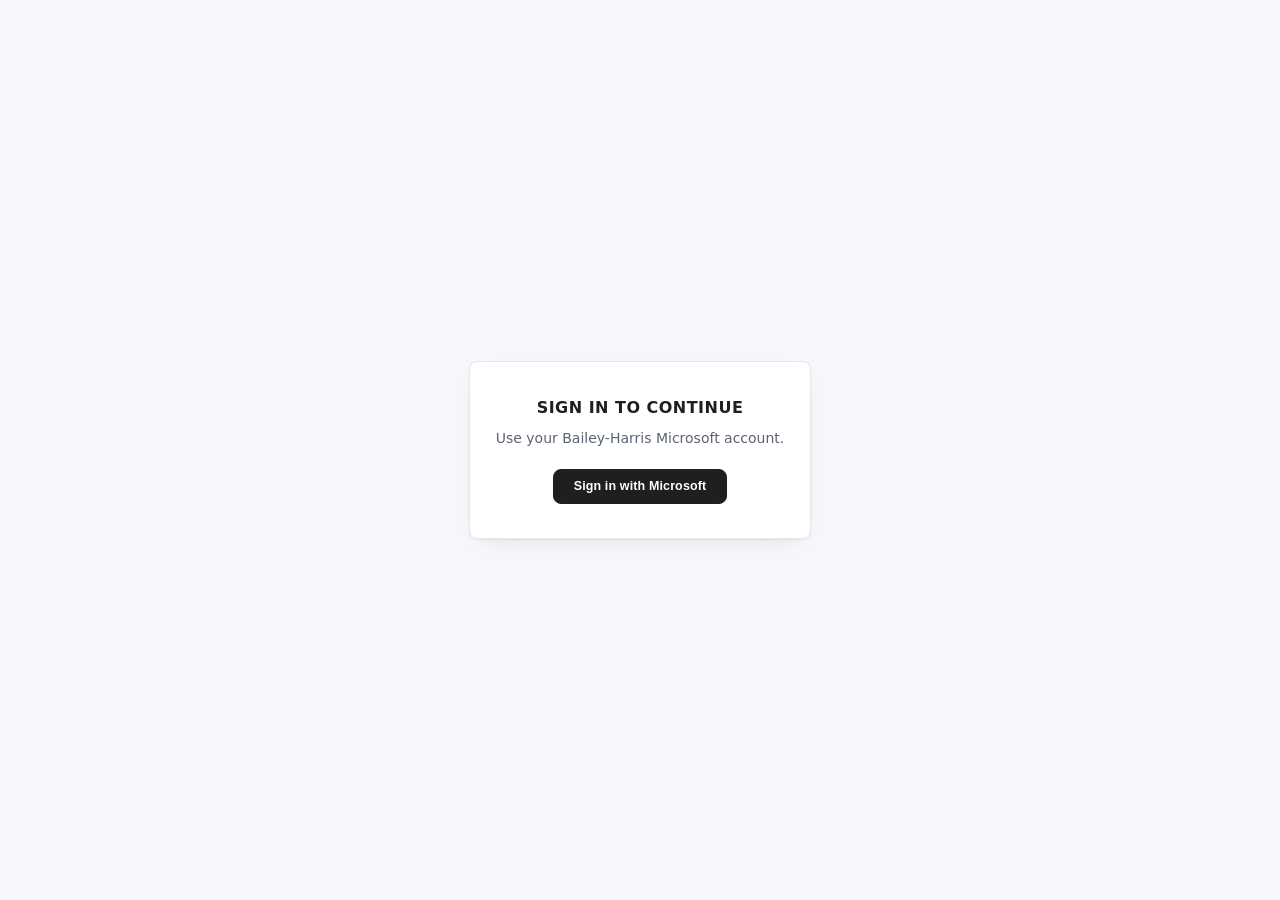
<file: prequal/index.html>
<!doctype html>
<html lang="en">
<head>
<meta charset="utf-8">
<meta http-equiv="Content-Security-Policy" content="script-src 'self' 'unsafe-inline'; connect-src 'self' https://graph.microsoft.com https://login.microsoftonline.com https://*.sharepoint.com; default-src 'self'; base-uri 'self'; object-src 'none'; form-action 'self' https://login.microsoftonline.com; style-src 'self' 'unsafe-inline' https://fonts.googleapis.com; font-src 'self' https://fonts.gstatic.com data:; img-src 'self' data: blob:; frame-src https://login.microsoftonline.com;">
<meta name="viewport" content="width=device-width,initial-scale=1">
<title>Prequal &amp; Sub Rating Desk</title>
<link rel="preconnect" href="https://fonts.googleapis.com">
<link rel="preconnect" href="https://fonts.gstatic.com" crossorigin>
<link rel="stylesheet" href="https://fonts.googleapis.com/css2?family=Figtree:ital,wght@0,400;0,500;0,600;0,700;0,800;1,400&family=JetBrains+Mono:wght@400;600&display=swap">
<style>
:root{
  --paper:#ECEFF1; --surface:#FFFFFF; --surface-2:#F5F8F9;
  --ink:#16232A; --muted:#5A6B75; --faint:#84959E;
  --line:#CBD6DC; --line-soft:#E0E8EC;
  --accent:#17505F; --accent-ink:#0C3644; --accent-soft:#D9E8EC;
  --ok:#2A6E52; --ok-soft:#DBEDE4;
  --warn:#8A5710; --warn-soft:#F6E9CD;
  --crit:#983026; --crit-soft:#F7DFDB;
  --shadow:0 1px 2px rgba(16,35,42,.06),0 8px 24px -16px rgba(16,35,42,.24);
}
@media (prefers-color-scheme: dark){
  :root:not([data-theme="light"]){
    --paper:#0D1418; --surface:#151F24; --surface-2:#1A252B;
    --ink:#E1E9ED; --muted:#8FA1AB; --faint:#697C86;
    --line:#27353C; --line-soft:#1F2C32;
    --accent:#5CB3C8; --accent-ink:#8FD3E3; --accent-soft:#14313A;
    --ok:#69C095; --ok-soft:#132D22;
    --warn:#D3A153; --warn-soft:#32260F;
    --crit:#E08279; --crit-soft:#341C1A;
    --shadow:0 1px 2px rgba(0,0,0,.4),0 10px 28px -18px rgba(0,0,0,.8);
  }
}
:root[data-theme="dark"]{
  --paper:#0D1418; --surface:#151F24; --surface-2:#1A252B;
  --ink:#E1E9ED; --muted:#8FA1AB; --faint:#697C86;
  --line:#27353C; --line-soft:#1F2C32;
  --accent:#5CB3C8; --accent-ink:#8FD3E3; --accent-soft:#14313A;
  --ok:#69C095; --ok-soft:#132D22;
  --warn:#D3A153; --warn-soft:#32260F;
  --crit:#E08279; --crit-soft:#341C1A;
  --shadow:0 1px 2px rgba(0,0,0,.4),0 10px 28px -18px rgba(0,0,0,.8);
}
*{box-sizing:border-box}
body{margin:0;background:var(--paper);color:var(--ink);
  font-family:Figtree,ui-sans-serif,system-ui,-apple-system,Segoe UI,sans-serif;
  font-size:15px;line-height:1.5;-webkit-font-smoothing:antialiased}
h1,h2,h3,h4{font-family:Figtree,ui-sans-serif,system-ui,sans-serif;margin:0;text-wrap:balance;letter-spacing:-.015em}
code,.mono,.num{font-family:"JetBrains Mono",ui-monospace,SFMono-Regular,Menlo,monospace}
.num{font-variant-numeric:tabular-nums}
a{color:var(--accent)}
.wrap{max-width:1300px;margin:0 auto;padding:0 22px}

header.top{background:var(--surface);border-bottom:1px solid var(--line);position:sticky;top:0;z-index:20}
.masthead{display:flex;flex-wrap:wrap;align-items:baseline;gap:10px 16px;padding:18px 0 12px}
.masthead h1{font-size:21px;font-weight:700}
.masthead .sub{color:var(--muted);font-size:13.5px}
.stamp{margin-left:auto;font-size:11.5px;letter-spacing:.09em;text-transform:uppercase;color:var(--muted);
  border:1px solid var(--line);border-radius:2px;padding:3px 8px;white-space:nowrap}
.stamp.live{color:var(--ok);border-color:var(--ok)}
.stamp.off{color:var(--warn);border-color:var(--warn)}
.meta{display:flex;flex-wrap:wrap;gap:0;border-top:1px solid var(--line-soft);font-size:12.5px}
.meta div{padding:7px 16px 7px 0;margin-right:16px;border-right:1px solid var(--line-soft);color:var(--muted)}
.meta div:last-child{border-right:0}
.meta b{color:var(--ink);font-weight:600}
nav.tabs{display:flex;gap:2px;border-top:1px solid var(--line-soft);overflow-x:auto}
nav.tabs button{appearance:none;background:none;border:0;border-bottom:2px solid transparent;
  font:600 13px/1 Figtree,sans-serif;letter-spacing:.02em;color:var(--muted);padding:12px 14px;cursor:pointer;white-space:nowrap}
nav.tabs button:hover{color:var(--ink)}
nav.tabs button[aria-selected="true"]{color:var(--accent);border-bottom-color:var(--accent)}
nav.tabs button:focus-visible,.gitem:focus-visible,input:focus-visible,select:focus-visible,textarea:focus-visible,button:focus-visible{outline:2px solid var(--accent);outline-offset:2px}

main{padding:24px 0 72px}
.panel[hidden]{display:none!important}
.lede{color:var(--muted);font-size:14.5px;margin:0 0 18px;max-width:none}
.eyebrow{font:600 11px/1 Figtree,sans-serif;letter-spacing:.13em;text-transform:uppercase;color:var(--muted);margin:0 0 8px}
h2.sect{font-size:16px;font-weight:700;margin:28px 0 12px;padding-bottom:8px;border-bottom:1px solid var(--line)}
h2.sect:first-of-type{margin-top:0}

.tag{font:600 10.5px/1 Figtree,sans-serif;letter-spacing:.08em;text-transform:uppercase;border-radius:2px;padding:3px 6px;white-space:nowrap;display:inline-block}
.tag.ok{background:var(--ok-soft);color:var(--ok)}
.tag.warn{background:var(--warn-soft);color:var(--warn)}
.tag.crit{background:var(--crit-soft);color:var(--crit)}
.tag.neutral{background:var(--surface-2);color:var(--muted);border:1px solid var(--line-soft)}
.tag.accent{background:var(--accent-soft);color:var(--accent-ink)}

.controls{display:flex;flex-wrap:wrap;gap:8px;align-items:center;background:var(--surface);border:1px solid var(--line);
  border-radius:3px;box-shadow:var(--shadow);padding:10px;margin-bottom:14px}
.controls label{font:600 10.5px/1 Figtree,sans-serif;letter-spacing:.1em;text-transform:uppercase;color:var(--muted);display:block;margin-bottom:4px}
.f{display:flex;flex-direction:column;min-width:0}
.f.fwide{flex:1 1 340px;min-width:270px}
input,select,textarea{font:400 14px/1.35 Figtree,sans-serif;color:var(--ink);background:var(--surface-2);
  border:1px solid var(--line);border-radius:2px;padding:7px 9px;max-width:100%}
input::placeholder,textarea::placeholder{color:var(--faint)}
select{cursor:pointer}
.controls input[type=search]{min-width:230px}
.btn{appearance:none;font:600 12.5px/1 Figtree,sans-serif;letter-spacing:.03em;background:var(--accent);color:#fff;
  border:1px solid var(--accent);border-radius:2px;padding:9px 14px;cursor:pointer}
@media (prefers-color-scheme: dark){:root:not([data-theme="light"]) .btn:not(.ghost){color:#08171C}}
:root[data-theme="dark"] .btn:not(.ghost){color:#08171C}
:root[data-theme="light"] .btn:not(.ghost){color:#fff}
.btn.ghost{background:none;color:var(--accent);border-color:var(--line)}
.btn.ghost:hover{border-color:var(--accent)}
.btn[disabled]{opacity:.5;cursor:not-allowed}

.browser{display:grid;grid-template-columns:330px minmax(0,1fr);gap:16px;align-items:start}
@media (max-width:920px){.browser{grid-template-columns:minmax(0,1fr)}}
.rail{min-width:0;background:var(--surface);border:1px solid var(--line);border-radius:3px;box-shadow:var(--shadow);
  position:sticky;top:186px;max-height:calc(100vh - 210px);display:flex;flex-direction:column}
@media (max-width:920px){.rail{position:static;max-height:420px}}
.count{font-size:11.5px;color:var(--muted);padding:9px 12px 4px;border-bottom:1px solid var(--line-soft)}
.glist{overflow-y:auto;padding:6px}
.gitem{display:flex;gap:8px;align-items:baseline;width:100%;text-align:left;background:none;border:0;
  padding:7px 8px;border-radius:2px;cursor:pointer;color:var(--ink);font:400 13.5px/1.35 Figtree,sans-serif}
.gitem:hover{background:var(--surface-2)}
.gitem[aria-current="true"]{background:var(--accent-soft);color:var(--accent-ink);font-weight:600}
.gitem .nm{flex:1;min-width:0}
.gitem .n{font:400 11px/1 "JetBrains Mono",monospace;color:var(--muted);font-variant-numeric:tabular-nums;flex:none}
.gitem[aria-current="true"] .n{color:var(--accent-ink)}
.sc{font:600 11px/1 "JetBrains Mono",monospace;border-radius:2px;padding:3px 5px;flex:none;font-variant-numeric:tabular-nums}
.sc.hi{background:var(--ok-soft);color:var(--ok)}
.sc.mid{background:var(--warn-soft);color:var(--warn)}
.sc.lo{background:var(--crit-soft);color:var(--crit)}
.sc.na{background:var(--surface-2);color:var(--faint)}

.detail{background:var(--surface);border:1px solid var(--line);border-radius:3px;box-shadow:var(--shadow);padding:20px;min-width:0;overflow:hidden}
.detail .gname{font-size:20px;font-weight:700;line-height:1.25;font-family:Figtree,sans-serif}
.pillrow{display:flex;flex-wrap:wrap;gap:6px;margin:12px 0 4px}
.kpis{display:flex;flex-wrap:wrap;gap:0;border:1px solid var(--line-soft);border-radius:3px;margin:16px 0;overflow:hidden}
.kpi{flex:1 1 130px;padding:11px 14px;border-right:1px solid var(--line-soft);background:var(--surface-2)}
.kpi:last-child{border-right:0}
.kpi .k{font:600 10px/1 Figtree,sans-serif;letter-spacing:.11em;text-transform:uppercase;color:var(--muted);display:block;margin-bottom:5px}
.kpi .v{font:600 19px/1.1 "JetBrains Mono",monospace;font-variant-numeric:tabular-nums}
.kpi .v small{font-size:12px;font-weight:400;color:var(--muted);letter-spacing:0}

.cov{border:1px solid var(--line-soft);border-radius:3px;margin-top:16px;overflow:hidden;min-width:0}
.cov > header{display:flex;align-items:center;gap:9px;background:var(--surface-2);padding:8px 12px;border-bottom:1px solid var(--line-soft)}
.cov > header h4{font-size:13px;font-weight:600}
.cov > header .st{margin-left:auto}
.limits{width:100%;border-collapse:collapse;font-size:13.5px}
.limits td{padding:6px 12px;border-bottom:1px solid var(--line-soft);vertical-align:top}
.limits tr:last-child td{border-bottom:0}
.limits td:first-child{color:var(--muted);width:44%}
.limits td:last-child{font-family:"JetBrains Mono",monospace;font-variant-numeric:tabular-nums;font-size:12.5px}
.empty{color:var(--muted);font-style:italic;padding:12px;font-size:13px}

.tablewrap{overflow-x:auto;background:var(--surface);border:1px solid var(--line);border-radius:3px;box-shadow:var(--shadow)}
table.grid{border-collapse:collapse;width:100%;font-size:12.5px}
table.grid th{background:var(--surface-2);text-align:left;padding:9px 10px;border-bottom:1px solid var(--line);
  font:600 11px/1.3 Figtree,sans-serif;letter-spacing:.05em;text-transform:uppercase;color:var(--muted);
  vertical-align:bottom;position:sticky;top:0;z-index:1;white-space:nowrap}
table.grid th.s{cursor:pointer}
table.grid th.s:hover{color:var(--ink)}
table.grid td{padding:7px 10px;border-bottom:1px solid var(--line-soft);vertical-align:top}
table.grid td.n{font-family:"JetBrains Mono",monospace;font-variant-numeric:tabular-nums;text-align:right;white-space:nowrap}
table.grid td.note{color:var(--muted);min-width:220px}
table.grid tbody tr:hover{background:var(--surface-2)}
.na{color:var(--faint)}

.form{background:var(--surface);border:1px solid var(--line);border-radius:3px;box-shadow:var(--shadow);padding:20px;max-width:900px}
.fg{display:grid;gap:14px;grid-template-columns:repeat(auto-fit,minmax(220px,1fr));margin-bottom:16px}
.fg .wide{grid-column:1/-1}
.fld label{font:600 10.5px/1 Figtree,sans-serif;letter-spacing:.1em;text-transform:uppercase;color:var(--muted);display:block;margin-bottom:5px}
.fld label .req{color:var(--crit)}
.fld input,.fld select,.fld textarea{width:100%}
.lnk{background:none;border:0;padding:0 0 0 2px;margin:0;cursor:pointer;color:inherit;opacity:.6;font:inherit;line-height:1}
.lnk:hover{opacity:1}
.fld .hint{font-size:11.5px;color:var(--faint);margin-top:4px}
.rate{display:flex;gap:6px;flex-wrap:wrap}
.rate input{position:absolute;opacity:0;width:0;height:0}
.rate label{display:inline-flex;flex-direction:column;align-items:center;gap:3px;border:1px solid var(--line);border-radius:2px;
  padding:8px 12px;cursor:pointer;background:var(--surface-2);font:600 15px/1 "JetBrains Mono",monospace;
  letter-spacing:0;text-transform:none;color:var(--ink);margin:0;min-width:66px}
.rate label span{font:400 9.5px/1.2 Figtree,sans-serif;letter-spacing:.05em;text-transform:uppercase;color:var(--muted);text-align:center}
.rate input:checked + label{background:var(--accent-soft);border-color:var(--accent);color:var(--accent-ink)}
.rate input:focus-visible + label{outline:2px solid var(--accent);outline-offset:2px}
fieldset{border:1px solid var(--line-soft);border-radius:3px;padding:14px;margin:0 0 16px}
legend{font:600 10.5px/1 Figtree,sans-serif;letter-spacing:.1em;text-transform:uppercase;color:var(--muted);padding:0 6px}
.actions{display:flex;gap:10px;align-items:center;flex-wrap:wrap;border-top:1px solid var(--line-soft);padding-top:16px}
.status{font-size:13px}
.status.ok{color:var(--ok)}.status.err{color:var(--crit)}
.chips{display:flex;flex-wrap:wrap;gap:6px;margin-top:6px}
.chip{display:inline-flex;align-items:center;gap:5px;border:1px solid var(--line);background:var(--surface-2);
  border-radius:2px;padding:4px 7px;font-size:12px}
.chip button{appearance:none;border:0;background:none;color:var(--muted);cursor:pointer;font-size:14px;line-height:1;padding:0}
.chip button:hover{color:var(--crit)}
.multi{display:flex;gap:6px;align-items:stretch;flex-wrap:wrap}
.multi select{min-width:210px}
.seg{display:inline-flex;border:1px solid var(--line);border-radius:2px;overflow:hidden;background:var(--surface-2)}
.seg button{appearance:none;background:none;border:0;border-right:1px solid var(--line);cursor:pointer;
  font:600 11px/1 Figtree,sans-serif;letter-spacing:.06em;text-transform:uppercase;color:var(--muted);padding:0 11px}
.seg button:last-child{border-right:0}
.seg button[aria-pressed="true"]{background:var(--accent-soft);color:var(--accent-ink)}
.seg button:hover{color:var(--ink)}
.chips:empty{display:none}
.chip.on{background:var(--accent-soft);border-color:var(--accent);color:var(--accent-ink)}
.chip.on button{color:var(--accent-ink)}
.combohint{font-size:11.5px;color:var(--faint);margin-top:5px}
.banner{border:1px solid var(--warn);background:var(--warn-soft);color:var(--warn);border-radius:3px;padding:11px 14px;
  font-size:13.5px;margin-bottom:16px}
.banner.crit{border-color:var(--crit);background:var(--crit-soft);color:var(--crit)}
.note{background:var(--surface-2);border:1px solid var(--line-soft);border-left:3px solid var(--accent);
  border-radius:0 3px 3px 0;padding:11px 14px;font-size:13.5px;color:var(--muted);margin:14px 0}
.note b{color:var(--ink)}
.cols{display:grid;gap:16px;grid-template-columns:repeat(auto-fit,minmax(300px,1fr));align-items:start}
.rule{background:var(--surface);border:1px solid var(--line);border-radius:3px;box-shadow:var(--shadow);overflow:hidden}
.rule > h3{font-size:14px;font-weight:600;padding:11px 14px;border-bottom:1px solid var(--line-soft);background:var(--surface-2)}
.rule ul{margin:0;padding:12px 14px 14px 30px;display:flex;flex-direction:column;gap:7px;font-size:13.5px}
.rule li::marker{color:var(--faint)}
.rule .body{padding:12px 14px;font-size:13.5px}
.scale{width:100%;border-collapse:collapse;font-size:13.5px}
.scale td{padding:7px 14px;border-bottom:1px solid var(--line-soft)}
.scale tr:last-child td{border-bottom:0}
.scale td:first-child{width:60px;font:600 15px/1 "JetBrains Mono",monospace;color:var(--accent)}
.legend{display:flex;flex-wrap:wrap;gap:14px;font-size:12px;color:var(--muted);margin:10px 2px 0}
.srow{display:flex;gap:10px;align-items:center;flex-wrap:wrap;margin-bottom:10px}
@media (max-width:760px){
  .wrap{padding:0 14px}
  .masthead{padding:12px 0 8px;gap:4px 12px}
  .masthead h1{font-size:18px}
  .masthead .sub{font-size:12.5px;flex:1 1 100%;order:3}
  .stamp{margin-left:auto}
  .meta{flex-wrap:nowrap;overflow-x:auto;font-size:12px}
  .meta div{white-space:nowrap;padding:6px 12px 6px 0;margin-right:12px}
  nav.tabs button{padding:11px 10px;font-size:12.5px}
  main{padding:16px 0 56px}
  h2.sect{margin:20px 0 10px}
  .lede{font-size:14px}
  .detail{padding:14px}
  .detail .gname{font-size:17px}
  .kpi{flex:1 1 46%;padding:9px 11px}
  .kpi .v{font-size:17px}
  .controls{padding:9px;gap:9px}
  .controls input[type=search]{min-width:0}
  .f,.f.fwide{flex:1 1 100%;min-width:0;width:100%}
  .f input,.f select{width:100%}
  .multi{flex-direction:column;align-items:stretch}
  .multi select{min-width:0;width:100%}
  .seg{align-self:flex-start}
  .form{padding:14px}
  .fg{grid-template-columns:1fr;gap:12px}
  .rate{gap:5px}
  .rate label{min-width:0;flex:1 1 60px;padding:7px 6px}
  .rail{max-height:340px}
  fieldset{padding:11px}
  .actions{gap:8px}
  .actions .btn{flex:1 1 auto}
  table.grid th,table.grid td{padding:7px 8px}
  .limits td:first-child{width:auto}
}
@media (max-width:400px){
  .masthead h1{font-size:17px}
  .rate label{font-size:14px}
  .btn{padding:9px 11px;font-size:12px}
}
@media (prefers-reduced-motion:reduce){*{animation:none!important;transition:none!important}}
@media print{header.top{position:static}nav.tabs{display:none}.panel[hidden]{display:block!important}.rail{max-height:none}}
</style>

<style>
/* ===================== Bailey-Harris brand layer =====================
   Per BH_Dashboard_Brand_Spec. Red, cream, charcoal and black are chrome
   and identity; green / amber / red are reserved for status in the data.
   Declared after the desk's own tokens so it wins on source order, and
   it repeats the dark-mode selector so a dark OS cannot pull the page
   off-brand. ==================================================== */
:root,
:root[data-theme="dark"],
:root:not([data-theme="light"]){
  color-scheme: light;

  --paper:#f5f7fa;
  --surface:#ffffff;
  --surface-2:#faf9f7;

  --ink:#211E1E;
  --muted:#5b6472;
  --faint:#8a919b;

  --line:#E8E6E7;
  --line-soft:#F1EFF0;

  --accent:#7F1B29;          /* interactive: links, focus, emphasis */
  --accent-ink:#211E1E;
  --accent-soft:#F2ECE1;     /* cream: selected / active */

  --ok:#006100;   --ok-soft:#C6EFCE;
  --warn:#9C6500; --warn-soft:#FFEB9C;
  --crit:#9C0006; --crit-soft:#FFC7CE;

  --brand-red:#ED2B30;
  --maroon:#7F1B29;
  --charcoal:#484B4D;
  --cream:#F2ECE1;

  --shadow:0 1px 2px rgba(33,30,30,.06),0 8px 24px -16px rgba(33,30,30,.22);
}

/* ---- masthead ---- */
.bh-topbar{height:6px;background:var(--brand-red);width:100%}
header.top .masthead{align-items:center;gap:18px;padding:12px 0 14px}
.bh-logo{height:64px;width:auto;flex:none}
.bh-titles{min-width:0}
header.top .masthead h1{
  color:var(--ink);font-size:22px;font-weight:800;
  letter-spacing:.04em;text-transform:uppercase;line-height:1.15}
header.top .masthead .sub{color:var(--muted);font-size:12.5px;margin-top:3px}
header.top{border-bottom:1px solid var(--line)}

/* ---- tabs: cream fill, red underline, never red text ---- */
nav.tabs button{
  color:var(--muted);font-weight:700;padding:10px 22px;
  border-bottom:3px solid transparent;border-radius:6px 6px 0 0}
nav.tabs button:hover{color:var(--ink);background:transparent}
nav.tabs button[aria-selected="true"]{
  color:var(--ink);background:var(--cream);border-bottom-color:var(--brand-red)}

/* ---- buttons: black and charcoal only, never red or green ---- */
.btn{
  background:var(--ink);color:#fff;border:1px solid var(--ink);
  border-radius:8px;font-weight:700;padding:10px 20px;letter-spacing:.01em}
.btn:hover{background:var(--charcoal);border-color:var(--charcoal);color:#fff}
.btn.ghost{background:#fff;color:var(--charcoal);border:1px solid var(--charcoal)}
.btn.ghost:hover{background:var(--charcoal);color:#fff;border-color:var(--charcoal)}
.btn[disabled]{opacity:.45}

/* ---- data chrome ---- */
table.grid th{background:var(--charcoal);color:#fff;border-bottom-color:var(--charcoal)}
table.grid th.s:hover{color:#fff;text-decoration:underline}
.gitem[aria-current="true"]{background:var(--cream);color:var(--ink);font-weight:600}
.gitem[aria-current="true"] .n{color:var(--charcoal)}
.kpi,.stat{background:var(--surface-2)}

a{color:var(--maroon)}
:focus-visible{outline:2px solid var(--maroon);outline-offset:2px}

/* the read-only notice is page state, not compliance status,
   so it takes cream and charcoal rather than the amber reserved for data */
.readonly{
  border:1px solid var(--line);border-left:4px solid var(--charcoal);
  background:var(--cream);color:var(--ink)}
.readonly b{color:var(--ink)}

/* The artifact shell supplied this and the desks were written against it;
   without it any element that is both [hidden] and styled with a display
   value renders anyway — which is how the offline banner showed on a
   page that had loaded perfectly well. */
[hidden]:not([hidden="until-found"]){display:none!important}

</style>
<style>
#bhgate{position:fixed;inset:0;z-index:999;background:var(--paper);display:grid;place-items:center;padding:24px}
#bhgate .box{background:var(--surface);border:1px solid var(--line);border-radius:8px;box-shadow:var(--shadow);
  padding:34px 26px;text-align:center;max-width:430px}
#bhgate h2{font-size:16px;font-weight:800;letter-spacing:.03em;text-transform:uppercase;margin:0 0 8px}
#bhgate p{color:var(--muted);font-size:14px;margin:0 0 20px}
#bhgate .why{font-size:12.5px;color:var(--faint);margin:16px 0 0}
.readonly{border:1px solid var(--line);border-left:4px solid var(--charcoal);
  background:var(--cream);color:var(--ink);border-radius:6px;
  padding:11px 14px;font-size:13.5px;margin-bottom:16px}
.readonly b{display:block;margin-bottom:2px;color:var(--ink)}
</style>
</head>
<body>
<div class="bh-topbar"></div>
<header class="top">
  <div class="wrap">
    <div class="masthead">
      <img class="bh-logo" id="bhlogo" alt="Bailey-Harris Construction" hidden>
      <div class="bh-titles">
        <h1>Prequal &amp; Sub Rating Desk</h1>
        <div class="sub">Bailey-Harris &middot; subcontractor ratings, prequalification and diversity classifications</div>
      </div>
      <div class="stamp" id="conn">Connecting&hellip;</div>
    </div>
    <div class="meta" id="metabar">
      <div>Ratings <b id="m-r">&mdash;</b></div>
      <div>Subcontractors <b id="m-s">&mdash;</b></div>
      <div>Jobs rated <b id="m-j">&mdash;</b></div>
    </div>
    <nav class="tabs" role="tablist">
      <button role="tab" aria-selected="true" data-panel="subs">Subcontractors</button>
      <button role="tab" aria-selected="false" data-panel="add">Add a rating &middot; single</button>
      <button role="tab" aria-selected="false" data-panel="bulk">Add ratings &middot; bulk</button>
      <button role="tab" aria-selected="false" data-panel="prequal">Prequal file</button>
      <button role="tab" aria-selected="false" data-panel="diversity">Diversity</button>
      <button role="tab" aria-selected="false" data-panel="fix">Fix a record</button>
      <button role="tab" aria-selected="false" data-panel="merge">Duplicate names</button>
      <button role="tab" aria-selected="false" data-panel="data">Scale &amp; sources</button>
    </nav>
  </div>
</header>

<main class="wrap">
<div id="offline" class="banner crit" hidden>This page could not reach SharePoint, so the tables below are empty.</div>

<!-- SUBCONTRACTORS -->
<section class="panel" id="p-subs">
  <p class="lede">Every subcontractor Bailey-Harris has rated on a closed job, with the full rating history behind each average. Use it during pricing and buyout: filter to the trade you are buying, then read what the teams actually wrote.</p>
  <div class="controls">
    <div class="f"><label for="q">Search</label><input type="search" id="q" placeholder="Company, trade, job, sub PM, notes&hellip;"></div>
    <div class="f fwide"><label for="fdiv">CSI divisions / scopes</label>
      <div class="multi"><select id="fdiv"></select>
        <div class="seg" id="fdivmode" role="group" aria-label="Combine selected divisions">
          <button type="button" data-mode="any" aria-pressed="true">Any of</button>
          <button type="button" data-mode="all" aria-pressed="false">All of</button>
        </div>
      </div>
      <div class="chips" id="fdivchips"></div>
      <div class="combohint" id="fdivhint"></div></div>
    <div class="f"><label for="frat">Average rating</label><select id="frat">
      <option value="">Any</option><option value="4">4.0 and up</option><option value="3">3.0 and up</option>
      <option value="lt3">Below 3.0</option><option value="none">No rating on file</option></select></div>
    <div class="f"><label for="fcert">Classification</label><select id="fcert"></select></div>
    <div class="f"><label for="fjob">Worked on job</label><select id="fjob" title="Only jobs that already carry ratings"></select></div>
    <div class="f"><label for="fsort">Sort</label><select id="fsort">
      <option value="name">Company name</option><option value="rating">Rating, high to low</option>
      <option value="ratinglow">Rating, low to high</option><option value="jobs">Most jobs with BH</option>
      <option value="value">Most contract value</option><option value="recent">Most recent job</option></select></div>
  </div>
  <div class="browser">
    <aside class="rail"><div class="count" id="scount">&mdash;</div><div class="glist" id="slist"></div></aside>
    <div class="detail" id="sdetail"><div class="empty">Pick a subcontractor from the list.</div></div>
  </div>
</section>

<!-- ADD RATING -->
<section class="panel" id="p-add" hidden>
  <p class="lede">One rating per subcontractor per job, entered at closeout or whenever the crew comes off the job. What you write in the notes is the part buyout actually reads &mdash; be specific about people and causes, not just the score.</p>
  <form class="form" id="ratingform" autocomplete="off">
    <fieldset>
      <legend>Who and where</legend>
      <div class="fg">
        <div class="fld"><label for="i-sub">Company name <span class="req">*</span></label>
          <input id="i-sub" list="dl-subs" required placeholder="Start typing &mdash; existing subs will suggest">
          <datalist id="dl-subs"></datalist>
          <div class="hint" id="subhint">&nbsp;</div></div>
        <div class="fld"><label for="i-job">Job number &amp; name <span class="req">*</span></label>
          <input id="i-job" list="dl-jobs" required placeholder="e.g. 25AU007 TU Younge Hall Restrooms">
          <datalist id="dl-jobs"></datalist>
          <div class="hint" id="jobhint">&nbsp;</div></div>
        <div class="fld"><label for="i-commit">Commitment / subcontract no.</label><input id="i-commit" placeholder="e.g. 40325AU015"></div>
        <div class="fld"><label for="i-csi">CSI division <span class="req">*</span></label><select id="i-csi" required></select></div>
        <div class="fld wide"><label for="i-trade">Trade / scope description</label><input id="i-trade" placeholder="e.g. Structural steel and misc. metals"></div>
      </div>
    </fieldset>
    <fieldset>
      <legend>The rating</legend>
      <div class="fg">
        <div class="fld wide"><label>BH project manager rating</label>
          <div class="rate" id="r-pm"></div></div>
        <div class="fld wide"><label>BH superintendent rating</label>
          <div class="rate" id="r-sup"></div></div>
      </div>
      <div class="note" id="avgnote">Average rating: <b>&mdash;</b> &middot; enter at least one of the two.</div>
      <div class="fg">
        <div class="fld"><label for="i-again">Would you use them again?</label><select id="i-again">
          <option value="">&mdash;</option><option>Yes, first call</option><option>Yes</option>
          <option>Yes, with conditions</option><option>Only if no alternative</option><option>No</option></select></div>
        <div class="fld"><label for="i-amt">Final contract amount</label><input id="i-amt" inputmode="decimal" placeholder="e.g. 177059"></div>
      </div>
      <div class="fld wide"><label for="i-notes">Comments &amp; notes <span class="req">*</span></label>
        <textarea id="i-notes" rows="4" required placeholder="What went well, what did not, and why. Name the people if it matters."></textarea>
        <div class="hint">This is what shows up in the sub's history at buyout. Keep it factual and about the work.</div></div>
    </fieldset>
    <fieldset>
      <legend>People</legend>
      <div class="fg">
        <div class="fld"><label for="i-team">BH project team</label><input id="i-team" placeholder="PM / super / PE, comma separated"></div>
        <div class="fld"><label for="i-spm">Subcontractor's PM</label><input id="i-spm"></div>
        <div class="fld"><label for="i-ssup">Subcontractor's field lead</label><input id="i-ssup"></div>
        <div class="fld"><label for="i-by">Entered by <span class="req">*</span></label><input id="i-by" required placeholder="Your name"></div>
      </div>
    </fieldset>
    <div class="actions">
      <button type="submit" class="btn" id="savebtn">Save rating</button>
      <button type="reset" class="btn ghost">Clear form</button>
      <button type="button" class="btn ghost" id="tobulk">Rating a whole job? Go to bulk</button>
      <span class="status" id="formstatus"></span>
    </div>
  </form>
  <h2 class="sect">Entered here recently</h2>
  <div class="tablewrap"><table class="grid" id="recent"><tbody></tbody></table></div>
</section>

<!-- BULK -->
<section class="panel" id="p-bulk" hidden>
  <p class="lede">Rate a whole job in one pass. Every column here asks the same question <b>Add a rating &middot; single</b> asks, one row per subcontractor &mdash; so a bulk import lands exactly the same record as typing them in one at a time. Paste from Excel or pick a file; the headings on your existing Sub Ratings workbooks are recognised too. Nothing is saved until you have read the preview.</p>
  <div class="form" style="max-width:none">
    <fieldset>
      <legend>1 &middot; The job</legend>
      <div class="fg">
        <div class="fld"><label for="bk-job">Job number &amp; name</label>
          <input id="bk-job" list="dl-jobs" placeholder="e.g. 25AU007 TU Younge Hall Restrooms">
          <div class="hint">Used for any pasted row that does not carry its own job. Leave blank if the sheet already has a Job No. column.</div></div>
        <div class="fld"><label for="bk-by">Entered by <span class="req">*</span></label><input id="bk-by" placeholder="Your name"></div>
      </div>
    </fieldset>
    <fieldset>
      <legend>2 &middot; The rows</legend>
      <div class="srow">
        <label class="btn ghost" for="bk-file" style="cursor:pointer">Choose a file&hellip;</label>
        <input type="file" id="bk-file" accept=".csv,.tsv,.txt,.xlsx,.xls" style="display:none">
        <span class="status" id="bk-fname"></span>
        <button class="btn ghost" type="button" id="bk-tpl">Download the template</button>
      </div>
      <div class="fld wide" style="margin-top:12px"><label for="bk-paste">&hellip;or paste from Excel</label>
        <textarea id="bk-paste" rows="7" placeholder="Select the rows in Excel, copy, and paste here. Include the header row if you have one."></textarea>
        <div class="hint" id="bk-cols">&nbsp;</div></div>
      <div class="srow" style="margin-top:12px">
        <button class="btn" type="button" id="bk-parse">Read the rows</button>
        <button class="btn ghost" type="button" id="bk-clear">Start over</button>
        <button class="btn ghost" type="button" id="tosingle">Just one sub? Go to single</button>
        <span class="status" id="bk-msg"></span>
      </div>
    </fieldset>
    <div id="bk-review" hidden>
      <fieldset>
        <legend>3 &middot; Check it, then import</legend>
        <div class="kpis" id="bk-kpi"></div>
        <div class="srow">
          <label style="font:400 13px/1 inherit;display:flex;gap:6px;align-items:center"><input type="checkbox" id="bk-dupes" style="width:auto"> Import rows that look like duplicates too</label>
        </div>
        <div class="tablewrap" style="margin-top:10px;max-height:460px;overflow-y:auto"><table class="grid" id="bk-table"></table></div>
        <div class="actions" style="margin-top:16px">
          <button class="btn" type="button" id="bk-import">Import the good rows</button>
          <span class="status" id="bk-status"></span>
        </div>
      </fieldset>
    </div>
  </div>
</section>

<!-- PREQUAL -->
<section class="panel" id="p-prequal" hidden>
  <p class="lede">The prequalification file behind each subcontractor &mdash; safety record, bonding and financial standing. These fields mirror Bailey-Harris's Subcontractor Qualification Statement so what you enter here matches what the sub submits.</p>
  <div class="controls">
    <div class="f fwide"><label for="pq-sub">Subcontractor</label><input id="pq-sub" list="dl-subs2" placeholder="Type a company name to open its file"><datalist id="dl-subs2"></datalist></div>
    <div class="f"><label>&nbsp;</label><button class="btn ghost" id="pq-open" type="button">Open file</button></div>
  </div>
  <div id="pq-editor" hidden></div>
  <h2 class="sect">Prequal on file</h2>
  <div class="tablewrap"><table class="grid" id="pqtable"></table></div>
</section>

<!-- DIVERSITY -->
<section class="panel" id="p-diversity" hidden>
  <p class="lede">Certified subcontractors available for participation goals. A classification only counts on a bid when the certificate is current, so the expiry column is the one to read first.</p>
  <div class="controls">
    <div class="f"><label for="dv-type">Classification</label><select id="dv-type"></select></div>
    <div class="f fwide"><label for="dv-div">CSI divisions / scopes</label>
      <div class="multi"><select id="dv-div"></select>
        <div class="seg" id="dvdivmode" role="group" aria-label="Combine selected divisions">
          <button type="button" data-mode="any" aria-pressed="true">Any of</button>
          <button type="button" data-mode="all" aria-pressed="false">All of</button>
        </div>
      </div>
      <div class="chips" id="dvdivchips"></div>
      <div class="combohint" id="dvdivhint"></div></div>
    <div class="f"><label for="dv-status">Certificate status</label><select id="dv-status">
      <option value="">Any</option><option value="active">Current</option><option value="soon">Expiring within 90 days</option><option value="exp">Expired</option><option value="unk">No expiry recorded</option></select></div>
    <div class="f"><label>&nbsp;</label><button class="btn ghost" type="button" id="dv-export">Export CSV</button></div>
  </div>
  <div class="tablewrap"><table class="grid" id="dvtable"></table></div>
  <div class="note"><b>Nothing here yet?</b> Classifications are entered on the Prequal file tab, per subcontractor. The five certifying categories on Bailey-Harris's qualification statement are minority-owned, woman-owned, disadvantaged, veteran and small business; this tab also carries the federal set (8(a), HUBZone, SDVOSB, DBE, Section 3) for jobs that ask for them.</div>
</section>

<!-- DATA -->
<section class="panel" id="p-fix" hidden>
  <p class="lede">Corrections to ratings already on file &mdash; a CSI division coded to the wrong trade, a scope description that says nothing, a contract amount that never got filled in. The imported spreadsheets are left untouched; what you change here is stored as a correction on top of them, so it can always be undone and you can see who changed what.</p>
  <div class="controls">
    <div class="f" style="flex:1 1 260px"><label for="x-q">Find a record</label>
      <input type="search" id="x-q" placeholder="Subcontractor, job, trade, notes&hellip;"></div>
    <div class="f"><label for="x-sub">Subcontractor</label><select id="x-sub"></select></div>
    <div class="f"><label for="x-job">Job</label><select id="x-job"></select></div>
    <div class="f"><label for="x-csi">CSI division</label><select id="x-csi"></select></div>
    <div class="f"><label for="x-only">Show</label><select id="x-only">
      <option value="">Everything</option>
      <option value="edited">Only corrected records</option>
      <option value="nocsi">Missing a CSI division</option>
      <option value="notrade">Missing a trade description</option>
      <option value="noamt">Missing a contract amount</option>
      <option value="nonotes">Missing notes</option></select></div>
    <div class="f"><label>&nbsp;</label><button class="btn ghost" type="button" id="x-reset">Clear</button></div>
  </div>
  <div class="kpis" id="x-kpi"></div>
  <div class="srow" style="margin-bottom:8px"><span class="status" id="x-msg"></span></div>
  <div class="tablewrap"><table class="grid" id="x-table"></table></div>
  <div id="x-editor" hidden></div>
</section>

<section class="panel" id="p-merge" hidden>
  <h2 class="sect">One subcontractor, several spellings</h2>
  <p class="lede">The same firm gets typed a dozen ways over ten years &mdash; <b>Jack Ellison</b>, <b>Jack Ellison Paint</b>, <b>Paint / Jack Ellison</b>. Left alone, one sub's record is split across six, and none of them shows the full picture. Merging them keeps every rating and every old spelling; it only decides which name they hang under.</p>
  <p class="lede"><b>Nothing here is guessed at.</b> The merges already applied were misspellings, punctuation, or the <i>scope / subcontractor</i> format from bid-day sheets. Anything where two firms might genuinely share a word is below, unmerged, waiting for someone who knows the vendors.</p>
  <div class="kpis" id="g-kpi"></div>

  <h3 class="sect" style="font-size:15px;margin-top:22px">Waiting on you</h3>
  <p class="lede" style="margin-bottom:10px">One pair at a time. If they are the same firm, set the name you want them to keep and merge; if they are not, mark them different and the pair will not come back. Pairs that share only a single word are hidden by default because most of them are coincidences &mdash; <b>Ellison Painting</b> and <b>Ellison Plumbing &amp; Piping</b> are two different companies.</p>
  <div class="srow" style="margin-bottom:12px">
    <input type="search" id="g-q" placeholder="Find a subcontractor…" style="max-width:280px">
    <label class="chk"><input type="checkbox" id="g-weak"> Also show pairs that share only one word</label>
    <span class="status" id="g-status"></span>
    <span class="status ok" id="g-msg"></span>
  </div>
  <div id="g-review"></div>

  <h3 class="sect" style="font-size:15px;margin-top:26px">Names ComputerEase cut off</h3>
  <p class="lede" style="margin-bottom:10px">ComputerEase stores a vendor name in <b>30 characters</b> and drops the rest &mdash; which is why <i>Alexander Electric Company, In</i> and <i>Brockway Building Services, LL</i> read the way they do. The full name is not in the ERP to recover, so these have to be typed once. Every sub whose name is exactly 30 characters is listed; some genuinely are that long, so mark those as fine and they will drop off.</p>
  <div class="srow" style="margin-bottom:12px">
    <input type="search" id="t-q" placeholder="Find a name&hellip;" style="max-width:260px">
    <span class="status" id="t-status"></span>
    <span class="status" id="t-msg"></span>
  </div>
  <div class="tablewrap"><table class="grid" id="t-table"></table></div>

  <h3 class="sect" style="font-size:15px;margin-top:26px">Already merged</h3>
  <p class="lede" style="margin-bottom:10px">Rename any of these if the wrong spelling ended up as the canonical one, or split a spelling back out if it does not belong.</p>
  <div class="tablewrap"><table class="grid" id="g-done"></table></div>
</section>

<section class="panel" id="p-data" hidden>
  <h2 class="sect">The rating scale</h2>
  <div class="cols">
    <div class="rule"><h3>What each score means</h3>
      <table class="scale"><tbody>
        <tr><td>5</td><td><b>Best in class.</b> Beat the schedule or the scope, ran themselves, made the job easier. First call next time.</td></tr>
        <tr><td>4</td><td><b>Above expectations.</b> In and out, no problems, minor issues handled without escalation.</td></tr>
        <tr><td>3</td><td><b>Met expectations.</b> Did what the subcontract said. Normal amount of pushing.</td></tr>
        <tr><td>2</td><td><b>Below expectations.</b> Manpower, coordination or quality problems that cost BH time or money.</td></tr>
        <tr><td>1</td><td><b>Do not use.</b> Failed to perform, unsafe, or the relationship broke down.</td></tr>
      </tbody></table>
      <div class="body" style="border-top:1px solid var(--line-soft);color:var(--muted)">The PM and the superintendent score separately and the average of the two is the sub's score for that job. Where only one of them scored, that score stands alone.</div>
    </div>
    <div class="rule"><h3>How to read an average</h3>
      <div class="body">
        <p style="margin-top:0">An average across two jobs is a hint; an average across eight is a track record. The rail shows the job count next to every score for exactly that reason &mdash; check it before you act on a number.</p>
        <p>A single 1 or 2 buried under good scores is worth opening. That is usually where a named person, a schedule failure or a safety problem is written down, and it will not show in the average.</p>
        <p style="margin-bottom:0">Twenty-six company names carried a <code>***</code> prefix in the source sheet. Nobody knows what it recorded and the data ruled out every obvious reading, so it is ignored here &mdash; it affects no score, filter or sort. The prefix itself is still in the stored rows if the meaning ever surfaces.</p>
      </div>
    </div>
  </div>

  <div class="note"><b>Looking for project history?</b> Square footage, contract values, schedule durations and $/SF comparables moved to the <b>Precon Desk</b> &mdash; a separate page for pricing a bid. This desk is subcontractor ratings, prequalification and diversity classifications.</div>
  <h2 class="sect">Where this data came from</h2>
  <div id="sources"></div>

  <h2 class="sect">What is missing</h2>
  <div id="gaps"></div>

  <h2 class="sect">Coverage by division</h2>
  <p class="lede">How much rating history sits behind each scope. A division with a handful of entries is not proof we have no history there &mdash; it usually means the work got coded somewhere else.</p>
  <div class="tablewrap"><table class="grid" id="divtable"></table></div>

  <h2 class="sect">Take a copy</h2>
  <div class="srow">
    <button class="btn ghost" type="button" data-export="ratings">Ratings CSV</button>
    <button class="btn ghost" type="button" data-export="subs">Subcontractor summary CSV</button>
    <span class="status" id="expstatus"></span>
  </div>
  <div class="note">Everything entered on this page is stored with the page, so the team sees each other's entries. These exports are for taking a snapshot into Excel &mdash; they are a copy, not the record.</div>
</section>
</main>

<script src="msal-browser.min.js"></script>
<script>
"use strict";
const $=(s,r)=>(r||document).querySelector(s), $$=(s,r)=>Array.from((r||document).querySelectorAll(s));
const esc=s=>String(s==null?'':s).replace(/[&<>"']/g,c=>({'&':'&amp;','<':'&lt;','>':'&gt;','"':'&quot;',"'":'&#39;'}[c]));
const CSI={0:'Unassigned',1:'General Requirements',2:'Existing Conditions',3:'Concrete',4:'Masonry',5:'Metals',
6:'Wood, Plastics & Composites',7:'Thermal & Moisture Protection',8:'Openings',9:'Finishes',10:'Specialties',
11:'Equipment',12:'Furnishings',13:'Special Construction',14:'Conveying Equipment',15:'Mechanical (legacy CSI)',
16:'Electrical (legacy CSI)',21:'Fire Suppression',22:'Plumbing',23:'HVAC',25:'Integrated Automation',26:'Electrical',
27:'Communications',28:'Electronic Safety & Security',31:'Earthwork',32:'Exterior Improvements',33:'Utilities',
34:'Transportation',35:'Waterway & Marine',40:'Process Interconnections',41:'Material Processing & Handling',
44:'Pollution & Waste Control',48:'Electrical Power Generation'};
const CERTS=['Minority-owned (MBE)','Woman-owned (WBE)','Disadvantaged (DBE)','Veteran-owned (VBE)',
'Service-disabled veteran-owned (SDVOSB)','Small business (SB)','8(a) certified','HUBZone','Section 3 business','Other'];
const PQSTAT=['Approved','Approved with conditions','Not approved','Pending review'];

/* Downloads (27 Oct 2026): the artifact's downloads capability does not exist on
   GitHub Pages, so S.dl was always null after the port and both save buttons
   said "not available". A plain browser download does the same job. */
const BROWSER_DL={save:async({filename,data,type})=>{
  const blob=data instanceof Blob?data:new Blob([data],{type:type||(/\.csv$/i.test(filename)?'text/csv;charset=utf-8':'application/octet-stream')});
  const url=URL.createObjectURL(blob), a=document.createElement('a');
  a.href=url; a.download=filename; a.style.display='none'; document.body.appendChild(a); a.click();
  setTimeout(()=>{URL.revokeObjectURL(url); a.remove();},1500);
}};
const S={db:null,dl:BROWSER_DL,arch:[],newR:[],subs:new Map(),projects:[],meta:null,sel:null,pqSel:null,ready:false,
  fdivs:new Set(),fdivMode:'any',ddivs:new Set(),ddivMode:'any',divList:[],mg:null,edits:new Map(),fxSel:null};

/* ---------- helpers ---------- */
const n0=v=>v==null?'':Math.round(v).toLocaleString('en-US');
const usd=v=>v==null?'':'$'+Math.round(v).toLocaleString('en-US');
const r1=v=>v==null?'':(Math.round(v*10)/10).toFixed(1);
const r2=v=>v==null?'':(Math.round(v*100)/100).toFixed(2);
function _slugMark(){}
function slug(s){return String(s||'').normalize('NFKD').replace(/[^A-Za-z0-9]+/g,'-').replace(/^-|-$/g,'').toLowerCase().slice(0,60)||'unknown';}
function median(a){const x=a.filter(v=>typeof v==='number'&&isFinite(v)).sort((p,q)=>p-q);if(!x.length)return null;
  const m=x.length>>1;return x.length%2?x[m]:(x[m-1]+x[m])/2;}
function band(v){if(v==null)return'na';if(v>=4)return'hi';if(v>=3)return'mid';return'lo';}
function scoreTag(v,cnt){if(v==null)return'<span class="sc na">&mdash;</span>';
  return '<span class="sc '+band(v)+'">'+r1(v)+'</span>';}
function canonCsi(c){if(c==null||c==='')return null;const m=String(c).match(/^\s*(\d{1,2})/);return m?Number(m[1]):String(c);}
/* returns HTML (it carries a &middot;), so callers must NOT escape it again */
function csiName(c){const k=canonCsi(c);if(k==null)return null;return typeof k==='number'&&CSI[k]?k+' &middot; '+esc(CSI[k]):esc(String(k));}
/* ---------- record edits ----------
   Imported ratings are read-only bulk documents, so a correction is stored as a
   patch against the rating's own id rather than by rewriting the import. Rows
   added through the desk are edited in place instead, since they have a real
   document to update. */
function edits(){return S.edits||new Map();}
function ridOf(r){return r&&(r.rid||r._id)||null;}
function applyEdit(r){
  const id=ridOf(r); if(!id)return r;
  const e=edits().get(id); if(!e)return r;
  const out=Object.assign({},r);
  Object.keys(e).forEach(k=>{
    if(k==='_id'||k==='rid'||k==='_del'||k==='_on'||k==='_by')return;
    if(e[k]===null)delete out[k]; else out[k]=e[k];
  });
  out._edited=true; out._editedOn=e._on||null; out._editedBy=e._by||null;
  return out;
}
function allR(){
  const del=edits();
  return S.arch.concat(S.newR)
    .filter(r=>{const e=del.get(ridOf(r));return !(e&&e._del);})
    .map(applyEdit);
}
function rawAllR(){return S.arch.concat(S.newR);}

/* ---------- name merging ----------
   Several spellings of one subcontractor are folded onto a single record.
   The map lives in the desk (settings/subMerges) rather than in code, so any
   of it can be undone, and the old spellings stay searchable as "also known as"
   so a future import using one still lands on the right sub. */
function MG(){return S.mg||{};}
function mgMap(){return MG().map||{};}
function canonId(id){
  const m=mgMap(); let x=String(id||''), seen={};
  while(m[x]&&!seen[x]){seen[x]=1;x=m[x];}
  return x;
}
function canonName(id,fallback){
  const n=(MG().names||{})[canonId(id)];
  return n||fallback||'';
}
/* resolve a typed or imported company name onto an existing sub */
function resolveSubName(name){
  const raw=slug(name), id=canonId(raw);
  return {id,name:canonName(id,null)|| (id===raw?String(name||'').trim():String(name||'').trim())};
}
function akaOf(id){return (MG().aka||{})[canonId(id)]||[];}

/* ---------- aggregate ---------- */
function rebuild(){
  const m=new Map();
  for(const r of allR()){
    const id=canonId(r.sid||slug(r.s));
    let o=m.get(id);
    if(!o){o={id,name:r.s,rows:[],divs:new Set(),jobs:new Set(),total:0,watch:false};m.set(id,o);}
    o.rows.push(r);
    {const cc=canonCsi(r.csi); if(cc!=null)o.divs.add(String(cc));}
    if(r.jn)o.jobs.add(r.jn);
    if(typeof r.amt==='number')o.total+=r.amt;
    if(r.w)o.watch=true;
    if((r.s||'').length>(o.name||'').length)o.name=r.s;
    o.merged=canonId(r.sid||slug(r.s))!==(r.sid||slug(r.s))||o.merged;
  }
  for(const o of m.values()){
    const sc=o.rows.map(r=>r.r).filter(v=>typeof v==='number'&&isFinite(v));
    o.n=o.rows.length; o.scored=sc.length;
    o.avg=sc.length?sc.reduce((a,b)=>a+b,0)/sc.length:null;
    o.min=sc.length?Math.min.apply(null,sc):null;
    o.max=sc.length?Math.max.apply(null,sc):null;
    o.rows.sort((a,b)=>String(b.jn||'').localeCompare(String(a.jn||'')));
    o.lastJob=o.rows[0]?(o.rows[0].jn||o.rows[0].j||''):'';
    const f=S.subs.get(o.id); if(f&&f.file)o.file=f.file;
    const cn=canonName(o.id,null); if(cn)o.name=cn;
    o.aka=akaOf(o.id).filter(a=>a!==o.name);
  }
  for(const [id,v] of S.subs) if(v&&v.file&&!m.has(id))
    m.set(id,{id,name:v.file.name||id,rows:[],divs:new Set((v.file.divs||[]).map(String)),jobs:new Set(),
      total:0,watch:false,n:0,scored:0,avg:null,min:null,max:null,lastJob:'',file:v.file});
  S.agg=m;
  const ds=new Map();
  for(const r of allR()){const c=canonCsi(r.csi);if(c==null)continue;const k=String(c);
    let e=ds.get(k);if(!e){e={rows:0,subs:new Set()};ds.set(k,e);}e.rows++;e.subs.add(canonId(r.sid||slug(r.s)));}
  S.divStats=ds;
  paintMeta(); fillSelects(); renderSubs(); renderPqTable(); renderDiversity(); renderSources(); renderDivTable();
  try{renderMerge();}catch(_){}
  try{renderTrunc();}catch(_){}
  try{renderFix();}catch(_){}
}
function paintMeta(){
  const R=allR();
  $('#m-r').textContent=n0(R.length)||'0';
  $('#m-s').textContent=n0(S.agg?S.agg.size:0)||'0';
  $('#m-j').textContent=n0(new Set(R.map(r=>r.jn).filter(Boolean)).size)||'0';
}

/* ---------- selects ---------- */
function opts(el,list,label){
  const cur=el.value;
  el.innerHTML='<option value="">'+label+'</option>'+list.map(o=>'<option value="'+esc(o[0])+'">'+o[1]+'</option>').join('');
  if(cur)el.value=cur;
}
function fillSelects(){
  const divs=new Set(), jobs=new Map(), certs=new Set();
  for(const r of allR()){
    {const cc=canonCsi(r.csi); if(cc!=null)divs.add(String(cc));}
    if(r.jn)jobs.set(r.jn,(r.j?r.jn+' '+r.j:r.jn));
  }
  for(const [,v] of S.subs) (v.file&&v.file.certs||[]).forEach(c=>c.type&&certs.add(c.type));
  const dl=Array.from(divs).sort((a,b)=>Number(a)-Number(b)).map(d=>[d,csiName(d)||d]);
  S.divList=dl; renderDivPicker('f'); renderDivPicker('d');
  const jl=Array.from(jobs.entries()).sort((a,b)=>String(b[0]).localeCompare(String(a[0]))).map(([k,v])=>[k,esc(v)]);
  opts($('#fjob'),jl,'Any job');
  if($('#x-job')){
    opts($('#x-job'),jl,'Any job');
    opts($('#x-csi'),dl,'Any division');
    const sl=Array.from(S.agg?S.agg.values():[]).map(o=>[o.id,esc(o.name)])
      .sort((a,b)=>a[1].localeCompare(b[1]));
    opts($('#x-sub'),sl,'Any subcontractor');
  }
  const cl=CERTS.filter(c=>certs.has(c)).concat(Array.from(certs).filter(c=>!CERTS.includes(c)));
  opts($('#fcert'),cl.map(c=>[c,esc(c)]),'Any classification');
  opts($('#dv-type'),(cl.length?cl:CERTS).map(c=>[c,esc(c)]),'All classifications');
  const names=Array.from(S.agg?S.agg.values():[]).map(o=>o.name).sort((a,b)=>a.localeCompare(b));
  const h=names.map(x=>'<option value="'+esc(x)+'"></option>').join('');
  $('#dl-subs').innerHTML=h; $('#dl-subs2').innerHTML=h;
  // Entry-form job list: EVERY known project, newest first — not just the ones already rated.
  const pj=new Map();
  S.projects.forEach(p=>{ if(p.num_==null||p.num_==='')return;
    // a job that was lost or cancelled was never built, so it can never carry a sub rating
    if(p.status==='Lost'||p.status==='Canceled')return;
    const k=String(p.num_); pj.set(k, p.name? k+' '+p.name : k); });
  jobs.forEach((v,k)=>{ if(!pj.has(k)) pj.set(k,v); });
  const rc=new Map();
  allR().forEach(r=>{ if(r.jn) rc.set(r.jn,(rc.get(r.jn)||0)+1); });
  // awarded jobs (numeric prefix) first, newest first; precon pursuit numbers (PC...) after
  const rank=k=>/^\d/.test(k)?0:1;
  const ordered=Array.from(pj.entries()).sort((a,b)=>
    rank(a[0])-rank(b[0]) || String(b[0]).localeCompare(String(a[0])));
  $('#dl-jobs').innerHTML=ordered.map(([k,v])=>{
    const n=rc.get(k)||0;
    return '<option value="'+esc(v)+'">'+(n? n+' rating'+(n===1?'':'s')+' on file':'not rated yet')+'</option>';
  }).join('');
  const unrated=ordered.filter(([k])=>!rc.has(k)).length;
  const jh=$('#jobhint');
  if(jh) jh.innerHTML=n0(ordered.length)+' jobs to pick from, '+n0(unrated)+' not rated yet. Awarded jobs are listed first, newest at the top; lost and cancelled pursuits are left out. You can also type a job that is not on the list.';
  if(!$('#i-csi').options.length){
    $('#i-csi').innerHTML='<option value="">Select&hellip;</option>'+Object.keys(CSI).filter(k=>Number(k)>0&&Number(k)<15||Number(k)>16)
      .sort((a,b)=>Number(a)-Number(b)).map(k=>'<option value="'+k+'">'+k+' &middot; '+CSI[k]+'</option>').join('');
  }
}

/* ---------- division multi-picker ---------- */
const PK={f:{sel:'#fdiv',chips:'#fdivchips',hint:'#fdivhint',mode:'#fdivmode',set:'fdivs',m:'fdivMode',after:()=>renderSubs()},
          d:{sel:'#dv-div',chips:'#dvdivchips',hint:'#dvdivhint',mode:'#dvdivmode',set:'ddivs',m:'ddivMode',after:()=>renderDiversity()}};
function divLabel(d){return csiName(d)||esc(String(d));}
function renderDivPicker(k){
  const c=PK[k], set=S[c.set], sel=$(c.sel);
  const avail=S.divList.filter(([v])=>!set.has(v));
  sel.innerHTML='<option value="">'+(set.size?'Add another division&hellip;':'All divisions')+'</option>'+
    avail.map(([v,l])=>'<option value="'+esc(v)+'">'+l+'</option>').join('');
  const order=S.divList.filter(([v])=>set.has(v));
  $(c.chips).innerHTML=order.map(([v,l])=>'<span class="chip on">'+l+
    '<button type="button" data-d="'+esc(v)+'" aria-label="Remove division '+esc(v)+'">&times;</button></span>').join('')+
    (set.size>1?'<button type="button" class="chip" data-clear="1">Clear all</button>':'');
  $$(c.chips+' [data-d]').forEach(b=>b.onclick=()=>{set.delete(b.dataset.d);renderDivPicker(k);c.after();});
  const cl=$(c.chips+' [data-clear]'); if(cl)cl.onclick=()=>{set.clear();S[c.m]='any';renderDivPicker(k);c.after();};
  $$(c.mode+' button').forEach(b=>{
    b.setAttribute('aria-pressed',String(S[c.m]===b.dataset.mode));
    b.onclick=()=>{S[c.m]=b.dataset.mode;renderDivPicker(k);c.after();};
  });
  $(c.mode).style.visibility = set.size>1?'visible':'hidden';
  if(set.size===0)$(c.hint).innerHTML='';
  else if(set.size===1){
    const d=Array.from(set)[0], st=(S.divStats&&S.divStats.get(d))||{rows:0,subs:new Set()};
    $(c.hint).innerHTML='<b>'+st.rows+'</b> rating'+(st.rows===1?'':'s')+' across <b>'+st.subs.size+'</b> subcontractor'+
      (st.subs.size===1?'':'s')+' are coded to this division. Add another to combine.'+
      (st.rows<20?' <span style="color:var(--warn)">Thin coverage &mdash; the same work may sit under a neighbouring division, so search the scope text too.</span>':'');
  } else {
    const tot=Array.from(set).map(d=>((S.divStats&&S.divStats.get(d))||{rows:0}).rows).reduce((a,b)=>a+b,0);
    $(c.hint).innerHTML=(S[c.m]==='all'
      ? 'Only subcontractors rated in <b>every</b> one of these '+set.size+' divisions &mdash; a combined-scope package.'
      : 'Subcontractors rated in <b>any</b> of these '+set.size+' divisions.')+
      ' <span style="color:var(--faint)">'+tot+' ratings across the selected divisions.</span>';
  }
}
function divMatch(divs,set,mode){
  if(!set.size)return true;
  const a=Array.from(set);
  return mode==='all'?a.every(d=>divs.has(d)):a.some(d=>divs.has(d));
}

/* ---------- subcontractor browser ---------- */
function subFilter(){
  const q=$('#q').value.trim().toLowerCase(), rt=$('#frat').value,
    ct=$('#fcert').value, jb=$('#fjob').value, sort=$('#fsort').value;
  let list=Array.from(S.agg?S.agg.values():[]);
  list=list.filter(o=>divMatch(o.divs,S.fdivs,S.fdivMode));
  if(jb)list=list.filter(o=>o.jobs.has(jb));
  if(ct)list=list.filter(o=>((o.file&&o.file.certs)||[]).some(c=>c.type===ct));
  if(rt==='none')list=list.filter(o=>o.avg==null);
  else if(rt==='lt3')list=list.filter(o=>o.avg!=null&&o.avg<3);
  else if(rt)list=list.filter(o=>o.avg!=null&&o.avg>=Number(rt));
  if(q)list=list.filter(o=>{
    if(o.name.toLowerCase().includes(q))return true;
    if((o.aka||[]).some(a=>String(a).toLowerCase().includes(q)))return true;
    return o.rows.some(r=>[r.t,r.j,r.jn,r.spm,r.ss,r.n,r.by,r.team].some(v=>v&&String(v).toLowerCase().includes(q)));
  });
  const cmp={name:(a,b)=>a.name.localeCompare(b.name),
    rating:(a,b)=>(b.avg==null?-1:b.avg)-(a.avg==null?-1:a.avg)||a.name.localeCompare(b.name),
    ratinglow:(a,b)=>(a.avg==null?99:a.avg)-(b.avg==null?99:b.avg)||a.name.localeCompare(b.name),
    jobs:(a,b)=>b.jobs.size-a.jobs.size||a.name.localeCompare(b.name),
    value:(a,b)=>b.total-a.total,
    recent:(a,b)=>String(b.lastJob).localeCompare(String(a.lastJob))};
  list.sort(cmp[sort]||cmp.name);
  return list;
}
function renderSubs(){
  if(!S.agg)return;
  const list=subFilter();
  $('#scount').textContent=list.length+' of '+S.agg.size+' subcontractors'+
    (S.fdivs.size>1?' \u00b7 '+(S.fdivMode==='all'?'all of':'any of')+' '+S.fdivs.size+' divisions':'');
  $('#slist').innerHTML=list.length?list.map(o=>
    '<button class="gitem" data-id="'+esc(o.id)+'" aria-current="'+(o.id===S.sel)+'">'+
    scoreTag(o.avg)+'<span class="nm">'+esc(o.name)+
    ((o.aka&&o.aka.length)?' <span class="tag neutral" title="also on file as: '+esc(o.aka.join('; '))+'">+'+o.aka.length+'</span>':'')+
    '</span><span class="n">'+(o.n||0)+'</span></button>').join(''):'<div class="empty">Nothing matches those filters.'+
    (S.fdivs.size>1&&S.fdivMode==='all'?' No subcontractor has been rated in all '+S.fdivs.size+' of those divisions &mdash; switch to <b>Any of</b> to see who covers at least one.':'')+'</div>';
  if(list.length&&!list.some(o=>o.id===S.sel))S.sel=list[0].id;
  if(!list.length)S.sel=null;
  renderDetail();
}
function renderDetail(){
  const el=$('#sdetail');
  if(!S.sel||!S.agg||!S.agg.get(S.sel)){el.innerHTML='<div class="empty">'+(S.ready?'Pick a subcontractor from the list.':'Loading&hellip;')+'</div>';return;}
  const o=S.agg.get(S.sel), f=o.file||{};
  let h='<div class="gname">'+esc(o.name)+'</div>';
  h+='<div class="pillrow">';
  if(f.status)h+='<span class="tag '+(f.status==='Approved'?'ok':f.status==='Not approved'?'crit':'warn')+'">Prequal: '+esc(f.status)+'</span>';
  Array.from(o.divs).sort((a,b)=>Number(a)-Number(b)).forEach(d=>h+='<span class="tag accent">'+(csiName(d)||esc(d))+'</span>');
  ((f.certs)||[]).forEach(c=>{if(c.type)h+='<span class="tag ok">'+esc(c.type)+'</span>';});
  h+='</div>';
  h+='<div class="kpis">'+
    '<div class="kpi"><span class="k">Average rating</span><span class="v">'+(o.avg!=null?r1(o.avg):'&mdash;')+
      (o.scored?' <small>of 5</small>':'')+'</span></div>'+
    '<div class="kpi"><span class="k">Ratings on file</span><span class="v">'+o.n+(o.scored!==o.n?' <small>'+o.scored+' scored</small>':'')+'</span></div>'+
    '<div class="kpi"><span class="k">Jobs with BH</span><span class="v">'+o.jobs.size+'</span></div>'+
    '<div class="kpi"><span class="k">Range</span><span class="v">'+(o.min!=null?r1(o.min)+'&ndash;'+r1(o.max):'&mdash;')+'</span></div>'+
    '<div class="kpi"><span class="k">Contract value</span><span class="v" style="font-size:15px">'+(o.total?usd(o.total):'&mdash;')+'</span></div>'+
    '</div>';
  const low=o.rows.filter(r=>typeof r.r==='number'&&r.r<3);
  if(low.length)h+='<div class="banner">'+low.length+' rating'+(low.length>1?'s':'')+' below 3.0 on file &mdash; read the notes before pricing this scope.</div>';
  h+='<div class="cov"><header><h4>Rating history</h4><span class="st tag neutral">'+o.n+' entr'+(o.n===1?'y':'ies')+'</span></header>';
  if(o.n){
    h+='<div style="overflow-x:auto"><table class="grid"><thead><tr><th>Job</th><th>Division</th><th>Scope</th>'+
      '<th>PM</th><th>Super</th><th>Avg</th><th>Sub PM / field</th><th>Amount</th><th>Notes</th></tr></thead><tbody>';
    o.rows.forEach(r=>{
      h+='<tr><td>'+esc([r.jn,r.j].filter(Boolean).join(' '))+(r.c?'<br><span class="na mono" style="font-size:11px">'+esc(r.c)+'</span>':'')+'</td>'+
      '<td>'+(canonCsi(r.csi)!=null?csiName(r.csi):'<span class="na">&mdash;</span>')+'</td>'+
      '<td>'+(r.t?esc(r.t):'<span class="na">&mdash;</span>')+'</td>'+
      '<td class="n">'+(r.pm!=null?r1(r.pm):'<span class="na">&mdash;</span>')+'</td>'+
      '<td class="n">'+(r.sp!=null?r1(r.sp):'<span class="na">&mdash;</span>')+'</td>'+
      '<td class="n">'+scoreTag(r.r)+'</td>'+
      '<td>'+([r.spm,r.ss].filter(v=>v&&v!=='-').map(esc).join('<br>')||'<span class="na">&mdash;</span>')+'</td>'+
      '<td class="n">'+(typeof r.amt==='number'?usd(r.amt):'<span class="na">&mdash;</span>')+'</td>'+
      '<td class="note">'+(r.n&&r.n!=='-'?esc(r.n):'<span class="na">&mdash;</span>')+
        (r.again?'<br><span class="tag neutral">'+esc(r.again)+'</span>':'')+
        (r.by?'<br><span class="na" style="font-size:11px">'+esc(r.by)+(r.on?' &middot; '+esc(r.on):'')+'</span>':'')+'</td></tr>';
    });
    h+='</tbody></table></div>';
  } else h+='<div class="empty">No ratings recorded yet.</div>';
  h+='</div>';
  h+=pqCard(f);
  h+='<div class="srow" style="margin-top:16px"><button class="btn" type="button" id="addfor">Add a rating for '+esc(o.name)+'</button>'+
     '<button class="btn ghost" type="button" id="pqfor">Open prequal file</button></div>';
  el.innerHTML=h;
  const a=$('#addfor'); if(a)a.onclick=()=>{go('add');$('#i-sub').value=o.name;subHint();$('#i-job').focus();};
  const p=$('#pqfor'); if(p)p.onclick=()=>{go('prequal');$('#pq-sub').value=o.name;openPq(o.id);};
}
function pqCard(f){
  if(!f||!Object.keys(f).length)return '<div class="cov"><header><h4>Prequalification</h4><span class="st tag warn">Nothing on file</span></header>'+
    '<div class="empty">No safety, bonding or financial record entered yet. Open the prequal file to add one.</div></div>';
  const sc=pqScore(f);
  const row=(k,v)=>v!=null&&v!==''?'<tr><td>'+k+'</td><td>'+esc(v)+'</td></tr>':'';
  let h='<div class="cov"><header><h4>Prequalification</h4>'+
    (sc.score!=null?'<span class="st tag '+(sc.score>=3.5?'ok':sc.score>=2.5?'warn':'crit')+'">Score '+r2(sc.score)+' / 4 &middot; '+sc.label+'</span>':'<span class="st tag neutral">Not scored</span>')+
    '</header><table class="limits"><tbody>';
  h+=row('AL license #',f.license)+row('License status',f.licenseStatus)+row('Company type',f.orgType)+
     row('Years in business',f.years)+row('Years under present name',f.yearsName)+
     row('EMR, 3-year average',f.emrAvg!=null?r2(f.emrAvg):null)+
     row('EMR by year',[f.emr1,f.emr2,f.emr3].filter(v=>v!=null&&v!=='').join(' / '))+
     row('OSHA citations, 3-year average',f.oshaAvg!=null?r1(f.oshaAvg):null)+
     row('Surety',f.surety)+row('Bonding capacity, per project',f.bondProject?usd(Number(f.bondProject)):null)+
     row('Bonding capacity, aggregate',f.bondAgg?usd(Number(f.bondAgg)):null)+
     row('Bonding in use',f.bondUsed!=null&&f.bondUsed!==''?f.bondUsed+'%':null)+
     row('Years with current surety',f.suretyYears)+
     row('Work under contract',f.underContract?usd(Number(f.underContract)):null)+
     row('Backlog',f.backlog?usd(Number(f.backlog)):null)+
     row('Largest project, last 5 years',f.largest?usd(Number(f.largest)):null)+
     row('Financial statement',[f.finStmtType,f.finStmtDate].filter(Boolean).join(' &middot; '))+
     row('Ever failed to complete work',f.failed)+row('Surety stepped in',f.suretyStep)+
     row('Pending judgments or claims',f.judgments)+row('Filed suit in last 5 years',f.lawsuits)+
     row('Reviewed by',[f.reviewBy,f.reviewDate].filter(Boolean).join(' &middot; '));
  h+='</tbody></table>';
  if((f.certs||[]).length){
    h+='<div style="padding:9px 12px;border-top:1px solid var(--line-soft);font-size:13px"><b style="font:600 10.5px/1 Figtree,sans-serif;letter-spacing:.1em;text-transform:uppercase;color:var(--muted);display:block;margin-bottom:6px">Classifications</b>';
    h+=f.certs.map(c=>esc(c.type)+(c.agency?' &mdash; '+esc(c.agency):'')+(c.number?' <span class="mono">#'+esc(c.number)+'</span>':'')+
      (c.expires?' &middot; expires '+esc(c.expires)+certFlag(c.expires):'')).join('<br>');
    h+='</div>';
  }
  if(f.notes)h+='<div style="padding:9px 12px;border-top:1px solid var(--line-soft);font-size:13px;color:var(--muted)">'+esc(f.notes)+'</div>';
  if(sc.missing&&sc.missing.length)h+='<div style="padding:9px 12px;border-top:1px solid var(--line-soft);font-size:12px;color:var(--faint)">Not scored, missing: '+esc(sc.missing.join(', '))+'</div>';
  return h+'</div>';
}
function certStatus(d){
  if(!d)return 'unk';
  const t=Date.parse(d); if(isNaN(t))return 'unk';
  const days=(t-Date.now())/86400000;
  return days<0?'exp':days<90?'soon':'active';
}
function certFlag(d){const s=certStatus(d);
  return s==='exp'?' <span class="tag crit">Expired</span>':s==='soon'?' <span class="tag warn">Expiring</span>':'';}

/* ---------- prequal scoring (Bailey-Harris qualification statement) ---------- */
function pqScore(f){
  const items=[], missing=[];
  const add=(name,v)=>{if(v==null)missing.push(name);else items.push(v);};
  const nm=v=>{const x=parseFloat(v);return isFinite(x)?x:null;};
  add('license status',{'n/a':1,'Expired':3,'Current':4}[f.licenseStatus]||null);
  add('company type',{'Individual':1,'Joint venture':2,'Partnership':3,'Corporation':4}[f.orgType]||null);
  const y=nm(f.years); add('years in business',y==null?null:(y<2?1:y<5?2:y<10?3:4));
  const yn=nm(f.yearsName); add('years under present name',yn==null?null:(yn<2?1:yn<5?2:yn<10?3:4));
  add('judgments',f.judgments==='Yes'?1:f.judgments==='No'?3:null);
  add('lawsuits filed',f.lawsuits==='Yes'?2:f.lawsuits==='No'?3:null);
  const sy=nm(f.suretyYears); add('years with surety',sy==null?null:(sy<1?1:sy<3?2:sy<5?3:4));
  const bu=nm(f.bondUsed); add('bonding in use',bu==null?null:(bu>80?2:bu>=60?3:4));
  add('failed to complete',f.failed==='Yes'?2:f.failed==='No'?3:null);
  add('surety stepped in',f.suretyStep==='Yes'?2:f.suretyStep==='No'?3:null);
  const e=[f.emr1,f.emr2,f.emr3].map(nm).filter(v=>v!=null);
  const emrAvg=e.length?e.reduce((a,b)=>a+b,0)/e.length:null;
  add('EMR',emrAvg==null?null:(emrAvg>1.25?1:emrAvg>=1.1?2:emrAvg>=0.9?3:4));
  const os=[f.osha1,f.osha2,f.osha3].map(nm).filter(v=>v!=null);
  const oshaAvg=os.length?os.reduce((a,b)=>a+b,0)/os.length:null;
  add('OSHA citations',oshaAvg==null?null:(oshaAvg===0?4:oshaAvg<=1?3:oshaAvg<=2?2:1));
  f.emrAvg=emrAvg; f.oshaAvg=oshaAvg;
  if(items.length<4)return{score:null,label:null,missing,scored:items.length};
  const s=items.reduce((a,b)=>a+b,0)/items.length;
  return{score:s,label:s>=3.5?'Low risk':s>=2.5?'Moderate to low':s>=1.5?'Moderate to high':'High risk',missing,scored:items.length};
}

/* ---------- prequal editor ---------- */
function openPq(id){
  if(!id){
    const nm=$('#pq-sub').value.trim(); if(!nm)return;
    id=canonId(slug(nm));
    if(!S.agg.has(id))S.agg.set(id,{id,name:nm,rows:[],divs:new Set(),jobs:new Set(),total:0,watch:false,n:0,scored:0,avg:null,min:null,max:null,lastJob:''});
  }
  S.pqSel=id;
  const o=S.agg.get(id)||{id,name:id}, f=Object.assign({},o.file||{});
  const sel=(k,list,v)=>'<select data-k="'+k+'"><option value="">&mdash;</option>'+list.map(x=>'<option'+(v===x?' selected':'')+'>'+esc(x)+'</option>').join('')+'</select>';
  const txt=(k,v,ph,type)=>'<input data-k="'+k+'" '+(type?'type="'+type+'"':'')+' value="'+esc(v==null?'':v)+'"'+(ph?' placeholder="'+esc(ph)+'"':'')+'>';
  const fld=(l,inner,hint)=>'<div class="fld"><label>'+l+'</label>'+inner+(hint?'<div class="hint">'+hint+'</div>':'')+'</div>';
  let h='<form class="form" id="pqform" autocomplete="off" style="max-width:none"><div class="gname" style="margin-bottom:4px">'+esc(o.name)+'</div>'+
   '<p class="lede" style="margin:0 0 16px">Fields follow Bailey-Harris\'s Subcontractor Qualification Statement. Leave anything you do not have blank &mdash; the score is computed only from what is filled in, and says how many items it used.</p>';
  h+='<fieldset><legend>Standing</legend><div class="fg">'+
    fld('Prequal status',sel('status',PQSTAT,f.status))+
    fld('Reviewed by',txt('reviewBy',f.reviewBy))+
    fld('Review date',txt('reviewDate',f.reviewDate,'','date'))+
    fld('AL GC/SC license #',txt('license',f.license))+
    fld('License status',sel('licenseStatus',['Current','Expired','n/a'],f.licenseStatus))+
    fld('Company type',sel('orgType',['Corporation','Partnership','Joint venture','Individual'],f.orgType))+
    fld('Years in business',txt('years',f.years))+
    fld('Years under present name',txt('yearsName',f.yearsName))+
    fld('City, state',txt('city',f.city))+
    fld('Primary contact',txt('contact',f.contact))+
    fld('Phone',txt('phone',f.phone))+
    fld('Email',txt('email',f.email))+
    '</div></fieldset>';
  h+='<fieldset><legend>Safety</legend><div class="fg">'+
    fld('EMR, most recent year',txt('emr1',f.emr1,'e.g. 0.87'))+
    fld('EMR, prior year',txt('emr2',f.emr2))+
    fld('EMR, two years prior',txt('emr3',f.emr3))+
    fld('OSHA citations, most recent year',txt('osha1',f.osha1))+
    fld('OSHA citations, prior year',txt('osha2',f.osha2))+
    fld('OSHA citations, two years prior',txt('osha3',f.osha3))+
    fld('TRIR (if provided)',txt('trir',f.trir))+
    fld('Written safety program on file',sel('safetyProgram',['Yes','No'],f.safetyProgram))+
    fld('Safety explanation / incidents',txt('safetyNote',f.safetyNote))+
    '</div></fieldset>';
  h+='<fieldset><legend>Bonding &amp; financial</legend><div class="fg">'+
    fld('Surety company',txt('surety',f.surety))+
    fld('Surety agent',txt('suretyAgent',f.suretyAgent))+
    fld('Years with current surety',txt('suretyYears',f.suretyYears))+
    fld('Bonding capacity, per project',txt('bondProject',f.bondProject,'$'))+
    fld('Bonding capacity, aggregate',txt('bondAgg',f.bondAgg,'$'))+
    fld('Bonding in use (%)',txt('bondUsed',f.bondUsed,'e.g. 45'))+
    fld('Total work under contract',txt('underContract',f.underContract,'$'))+
    fld('Backlog remaining',txt('backlog',f.backlog,'$'))+
    fld('Largest project, last 5 years',txt('largest',f.largest,'$'))+
    fld('Financial statement type',sel('finStmtType',['Audited','Reviewed','Compiled','Internal','None provided'],f.finStmtType))+
    fld('Financial statement date',txt('finStmtDate',f.finStmtDate,'','date'))+
    fld('WC carrier',txt('wcCarrier',f.wcCarrier))+
    '</div></fieldset>';
  h+='<fieldset><legend>Legal &amp; performance history</legend><div class="fg">'+
    fld('Pending judgments, claims or arbitration',sel('judgments',['Yes','No'],f.judgments))+
    fld('Filed suit or claim in last 5 years',sel('lawsuits',['Yes','No'],f.lawsuits))+
    fld('Ever failed to complete awarded work',sel('failed',['Yes','No'],f.failed))+
    fld('Surety ever stepped in to complete',sel('suretyStep',['Yes','No'],f.suretyStep))+
    '<div class="fld wide"><label>Explanation</label>'+txt('legalNote',f.legalNote)+'</div>'+
    '</div></fieldset>';
  h+='<fieldset><legend>Classifications</legend><div id="certrows"></div>'+
    '<button class="btn ghost" type="button" id="addcert" style="margin-top:10px">Add a classification</button></fieldset>';
  h+='<div class="fld wide" style="margin-bottom:16px"><label>Notes</label><textarea data-k="notes" rows="3">'+esc(f.notes||'')+'</textarea></div>';
  h+='<div class="actions"><button type="submit" class="btn">Save prequal file</button>'+
     '<button type="button" class="btn ghost" id="pqcancel">Close</button><span class="status" id="pqstatus"></span></div></form>';
  const box=$('#pq-editor'); box.hidden=false; box.innerHTML=h;
  S.pqCerts=(f.certs||[]).map(c=>Object.assign({},c));
  renderCertRows();
  $('#addcert').onclick=()=>{S.pqCerts.push({type:'',agency:'',number:'',expires:''});renderCertRows();};
  $('#pqcancel').onclick=()=>{box.hidden=true;box.innerHTML='';};
  $('#pqform').onsubmit=e=>{e.preventDefault();savePq();};
  box.scrollIntoView({block:'start',behavior:'smooth'});
}
function renderCertRows(){
  const el=$('#certrows'); if(!el)return;
  if(!S.pqCerts.length){el.innerHTML='<div class="empty" style="padding:4px 0">None recorded.</div>';return;}
  el.innerHTML=S.pqCerts.map((c,i)=>'<div class="fg" style="margin-bottom:10px" data-ci="'+i+'">'+
    '<div class="fld"><label>Type</label><select data-ck="type"><option value="">&mdash;</option>'+
      CERTS.map(x=>'<option'+(c.type===x?' selected':'')+'>'+esc(x)+'</option>').join('')+'</select></div>'+
    '<div class="fld"><label>Certifying agency</label><input data-ck="agency" value="'+esc(c.agency||'')+'"></div>'+
    '<div class="fld"><label>Certificate no.</label><input data-ck="number" value="'+esc(c.number||'')+'"></div>'+
    '<div class="fld"><label>Expires</label><input data-ck="expires" type="date" value="'+esc(c.expires||'')+'"></div>'+
    '<div class="fld"><label>&nbsp;</label><button class="btn ghost" type="button" data-rm="'+i+'">Remove</button></div>'+
    '</div>').join('');
  $$('#certrows [data-rm]').forEach(b=>b.onclick=()=>{S.pqCerts.splice(Number(b.dataset.rm),1);renderCertRows();});
  $$('#certrows [data-ci]').forEach(row=>{
    const i=Number(row.dataset.ci);
    $$('[data-ck]',row).forEach(inp=>inp.onchange=()=>{S.pqCerts[i][inp.dataset.ck]=inp.value;});
  });
}
async function savePq(){
  const st=$('#pqstatus'); const id=S.pqSel;
  const o=S.agg.get(id)||{name:id};
  const file={name:o.name};
  $$('#pqform [data-k]').forEach(el=>{const v=el.value.trim(); if(v)file[el.dataset.k]=v;});
  file.certs=S.pqCerts.filter(c=>c.type);
    file.updated=new Date().toISOString().slice(0,10);
  if(!S.db){st.className='status err';st.textContent='No data store &mdash; not saved.';return;}
  st.className='status';st.textContent='Saving…';
  try{
    await S.db.doc('subs/'+id).set({file});
    st.className='status ok';st.textContent='Saved.';
    S.subs.set(id,{file}); rebuild();
  }catch(e){st.className='status err';st.textContent='Could not save: '+(e&&e.code||'error');}
}
function renderPqTable(){
  const rows=Array.from(S.agg?S.agg.values():[]).filter(o=>o.file&&Object.keys(o.file).length>1);
  const t=$('#pqtable');
  if(!rows.length){t.innerHTML='<tbody><tr><td class="empty">No prequal files yet. Pick a subcontractor above to start one.</td></tr></tbody>';return;}
  rows.sort((a,b)=>a.name.localeCompare(b.name));
  t.innerHTML='<thead><tr><th>Company</th><th>Status</th><th>Score</th><th>EMR avg</th><th>OSHA avg</th>'+
    '<th>Bond / project</th><th>Bond aggregate</th><th>Surety</th><th>Fin. stmt</th><th>Certs</th><th>Updated</th></tr></thead><tbody>'+
    rows.map(o=>{const f=o.file,sc=pqScore(f);
      const emrTag=f.emrAvg!=null?(f.emrAvg>1.0?'<span class="tag crit">'+r2(f.emrAvg)+'</span>':'<span class="tag ok">'+r2(f.emrAvg)+'</span>'):'<span class="na">&mdash;</span>';
      return '<tr><td><b>'+esc(o.name)+'</b></td>'+
      '<td>'+(f.status?'<span class="tag '+(f.status==='Approved'?'ok':f.status==='Not approved'?'crit':'warn')+'">'+esc(f.status)+'</span>':'<span class="na">&mdash;</span>')+'</td>'+
      '<td class="n">'+(sc.score!=null?r2(sc.score)+' <span class="na">/4</span>':'<span class="na">&mdash;</span>')+'</td>'+
      '<td class="n">'+emrTag+'</td><td class="n">'+(f.oshaAvg!=null?r1(f.oshaAvg):'<span class="na">&mdash;</span>')+'</td>'+
      '<td class="n">'+(f.bondProject?usd(Number(f.bondProject)):'<span class="na">&mdash;</span>')+'</td>'+
      '<td class="n">'+(f.bondAgg?usd(Number(f.bondAgg)):'<span class="na">&mdash;</span>')+'</td>'+
      '<td>'+(f.surety?esc(f.surety):'<span class="na">&mdash;</span>')+'</td>'+
      '<td>'+([f.finStmtType,f.finStmtDate].filter(Boolean).map(esc).join(' ')||'<span class="na">&mdash;</span>')+'</td>'+
      '<td>'+((f.certs||[]).length?f.certs.length:'<span class="na">&mdash;</span>')+'</td>'+
      '<td class="n">'+esc(f.updated||'')+'</td></tr>';}).join('')+'</tbody>';
}

/* ---------- diversity ---------- */
function diversityRows(){
  const out=[];
  for(const o of (S.agg?S.agg.values():[])){
    const f=o.file; if(!f||!(f.certs||[]).length)continue;
    f.certs.forEach(c=>out.push({o,c,st:certStatus(c.expires)}));
  }
  const t=$('#dv-type').value,s=$('#dv-status').value;
  return out.filter(x=>(!t||x.c.type===t)&&divMatch(x.o.divs,S.ddivs,S.ddivMode)&&(!s||x.st===s))
    .sort((a,b)=>a.o.name.localeCompare(b.o.name));
}
function renderDiversity(){
  const rows=diversityRows(), t=$('#dvtable');
  if(!rows.length){t.innerHTML='<tbody><tr><td class="empty">No certified subcontractors recorded yet.</td></tr></tbody>';return;}
  t.innerHTML='<thead><tr><th>Company</th><th>Classification</th><th>Certifying agency</th><th>Certificate no.</th>'+
    '<th>Expires</th><th>Divisions</th><th>Avg rating</th><th>Jobs</th></tr></thead><tbody>'+
    rows.map(x=>'<tr><td><b>'+esc(x.o.name)+'</b></td><td>'+esc(x.c.type)+'</td>'+
    '<td>'+(x.c.agency?esc(x.c.agency):'<span class="na">&mdash;</span>')+'</td>'+
    '<td class="mono">'+(x.c.number?esc(x.c.number):'<span class="na">&mdash;</span>')+'</td>'+
    '<td class="n">'+(x.c.expires?esc(x.c.expires)+' '+(x.st==='exp'?'<span class="tag crit">Expired</span>':x.st==='soon'?'<span class="tag warn">Soon</span>':'<span class="tag ok">Current</span>'):'<span class="na">&mdash;</span>')+'</td>'+
    '<td>'+(Array.from(x.o.divs).sort((a,b)=>Number(a)-Number(b)).join(', ')||'<span class="na">&mdash;</span>')+'</td>'+
    '<td class="n">'+scoreTag(x.o.avg)+'</td><td class="n">'+x.o.jobs.size+'</td></tr>').join('')+'</tbody>';
}

/* ---------- benchmarks ---------- */
/* ---------- add rating ---------- */
function rateGroup(el,name){
  const L={5:'Best in class',4:'Above',3:'Met',2:'Below',1:'Do not use'};
  el.innerHTML=[5,4,3,2,1].map(v=>'<input type="radio" name="'+name+'" id="'+name+v+'" value="'+v+'">'+
    '<label for="'+name+v+'">'+v+'<span>'+L[v]+'</span></label>').join('')+
    '<input type="radio" name="'+name+'" id="'+name+'n" value="" checked><label for="'+name+'n">&mdash;<span>Not scored</span></label>';
  el.oninput=avgNote;
}
function rv(name){const el=document.querySelector('input[name="'+name+'"]:checked');
  const v=el?el.value:''; return v===''?null:Number(v);}
function avgNote(){
  const a=rv('rpm'),b=rv('rsup'),v=[a,b].filter(x=>x!=null);
  const avg=v.length?v.reduce((x,y)=>x+y,0)/v.length:null;
  $('#avgnote').innerHTML='Average rating: <b>'+(avg!=null?r1(avg):'&mdash;')+'</b>'+
    (avg==null?' &middot; enter at least one of the two.':v.length===1?' &middot; only one score entered, so it stands alone.':'');
}
function subHint(){
  const nm=$('#i-sub').value.trim(), h=$('#subhint');
  if(!nm){h.innerHTML='&nbsp;';return;}
  const o=S.agg&&S.agg.get(canonId(slug(nm)));
  h.innerHTML=o&&o.n?'Known sub &mdash; '+o.n+' rating'+(o.n>1?'s':'')+' on file, average '+(o.avg!=null?r1(o.avg):'n/a'):
    '<span style="color:var(--warn)">New to the desk &mdash; this will create a record.</span>';
}
async function saveRating(e){
  e.preventDefault();
  const st=$('#formstatus'), btn=$('#savebtn');
  const pm=rv('rpm'), sp=rv('rsup');
  if(pm==null&&sp==null){st.className='status err';st.textContent='Enter a PM or superintendent rating.';return;}
  const jobRaw=$('#i-job').value.trim();
  const m=jobRaw.match(/^\s*([0-9]{2}[A-Za-z]{0,2}[0-9\-]*[0-9])\s*[-–]?\s*(.*)$/);
  const amt=parseFloat($('#i-amt').value.replace(/[^0-9.\-]/g,''));
  const v=[pm,sp].filter(x=>x!=null);
  const name=$('#i-sub').value.trim();
  const rec={s:name,sid:canonId(slug(name)),jn:m?m[1]:null,j:m?(m[2]||null):jobRaw,c:$('#i-commit').value.trim()||null,
    csi:$('#i-csi').value?Number($('#i-csi').value):null,t:$('#i-trade').value.trim()||null,
    pm,sp,r:v.reduce((a,b)=>a+b,0)/v.length,spm:$('#i-spm').value.trim()||null,ss:$('#i-ssup').value.trim()||null,
    n:$('#i-notes').value.trim()||null,amt:isFinite(amt)?amt:null,team:$('#i-team').value.trim()||null,
    again:$('#i-again').value||null,by:$('#i-by').value.trim()||null,on:new Date().toISOString().slice(0,10),src:'desk'};
  Object.keys(rec).forEach(k=>{if(rec[k]==null)delete rec[k];});
  if(!S.db){st.className='status err';st.textContent='No data store reachable &mdash; nothing was saved.';return;}
  btn.disabled=true; st.className='status'; st.textContent='Saving…';
  try{
    await S.db.collection('ratings').add(rec);
    try{localStorage.setItem('bh_by',rec.by||'');}catch(_){}
    st.className='status ok'; st.textContent='Saved — '+rec.s+' on '+(rec.jn||rec.j||'that job')+'.';
    $('#ratingform').reset(); rateGroup($('#r-pm'),'rpm'); rateGroup($('#r-sup'),'rsup'); avgNote();
    try{$('#i-by').value=localStorage.getItem('bh_by')||'';}catch(_){}
    $('#subhint').innerHTML='&nbsp;';
  }catch(err){st.className='status err';st.textContent='Could not save: '+((err&&err.code)||'error')+'. Nothing was written.';}
  finally{btn.disabled=false;}
}
function renderRecent(){
  const l=S.newR.slice().sort((a,b)=>String(b.on||'').localeCompare(String(a.on||''))).slice(0,25);
  const t=$('#recent');
  if(!l.length){t.innerHTML='<tbody><tr><td class="empty">Nothing entered through this page yet. The imported backlog lives on the Subcontractors tab.</td></tr></tbody>';return;}
  t.innerHTML='<thead><tr><th>Date</th><th>Company</th><th>Job</th><th>Div</th><th>PM</th><th>Super</th><th>Avg</th><th>By</th><th>Notes</th></tr></thead><tbody>'+
    l.map(r=>'<tr><td class="n">'+esc(r.on||'')+'</td><td><b>'+esc(r.s)+'</b></td>'+
    '<td>'+esc([r.jn,r.j].filter(Boolean).join(' '))+'</td><td class="mono">'+esc(r.csi==null?'':r.csi)+'</td>'+
    '<td class="n">'+(r.pm!=null?r1(r.pm):'<span class="na">&mdash;</span>')+'</td>'+
    '<td class="n">'+(r.sp!=null?r1(r.sp):'<span class="na">&mdash;</span>')+'</td>'+
    '<td class="n">'+scoreTag(r.r)+'</td><td>'+esc(r.by||'')+'</td>'+
    '<td class="note">'+esc(r.n||'')+'</td></tr>').join('')+'</tbody>';
}

/* ---------- bulk import ---------- */
const BK={rows:[]};
function bkNorm(h){return String(h==null?'':h).toLowerCase().replace(/[^a-z0-9]/g,'');}
const BKCOLS=[
  ['company','Company name'],
  ['job','Job number & name'],
  ['commit','Commitment / subcontract no.'],
  ['csi','CSI division'],
  ['trade','Trade / scope description'],
  ['pm','BH project manager rating'],
  ['sup','BH superintendent rating'],
  ['again','Would you use them again?'],
  ['amt','Final contract amount'],
  ['notes','Comments & notes'],
  ['team','BH project team'],
  ['spm',"Subcontractor's PM"],
  ['ssup',"Subcontractor's field lead"],
  ['by','Entered by']];
const BKORDER=BKCOLS.map(c=>c[0]);
const BKREQ={company:1,notes:1};
const BKMAP={jobnoname:'job',jobnumbername:'job',jobnumber:'job',job:'job',jobno:'job',jobname:'job',
 commitmentno:'commit',commitment:'commit',commitmentnumber:'commit',subcontractno:'commit',subno:'commit',
 csidivision:'csi',csi:'csi',csidiv:'csi',csicode:'csi',
 tradesub:'company',company:'company',companyname:'company',subcontractor:'company',sub:'company',vendor:'company',
 description:'trade',trade:'trade',scope:'trade',tradedescription:'trade',subdescription:'trade',
 bhpmrating:'pm',pmrating:'pm',pm:'pm',bhpm:'pm',projectmanagerrating:'pm',
 bhsuperrating:'sup',superrating:'sup','super':'sup',bhsuper:'sup',superintendentrating:'sup',
 averagerating:'avg',average:'avg',rating:'avg',avg:'avg',overallrating:'avg',
 subpmname:'spm',subpm:'spm',subcontractorpm:'spm',
 subsupername:'ssup',subsuper:'ssup',fieldlead:'ssup',subfieldlead:'ssup',subsuperintendent:'ssup',
 notes:'notes',comments:'notes',comment:'notes',note:'notes',commentsnotes:'notes',
 bhprojectteam:'team',projectteam:'team',team:'team',bhteam:'team',
 woulduseagain:'again',wouldyouusethemagain:'again',useagain:'again',again:'again',usethemagain:'again',
 enteredby:'by',by:'by',ratedby:'by',reviewedby:'by',
 finalcontractamount:'amt',finalcontract:'amt',contractamount:'amt',amount:'amt',value:'amt'};
// the canonical column labels must always parse, whatever the alias table says
BKCOLS.forEach(c=>{BKMAP[bkNorm(c[1])]=c[0];});
function bkSplit(text){
  const lines=String(text).replace(/\r\n?/g,'\n').split('\n').filter(l=>l.trim()!=='');
  if(!lines.length) return [];
  const tabs=lines[0].split('\t').length, commas=lines[0].split(',').length;
  const d=tabs>=commas?'\t':',';
  return lines.map(l=>{
    if(d==='\t') return l.split('\t');
    const out=[];let cur='',q=false;
    for(let i=0;i<l.length;i++){const c=l[i];
      if(q){ if(c==='"'){ if(l[i+1]==='"'){cur+='"';i++;} else q=false; } else cur+=c; }
      else if(c==='"')q=true; else if(c===','){out.push(cur);cur='';} else cur+=c;}
    out.push(cur); return out;
  });
}
function bkNum(v){
  if(v==null)return null;
  let t=String(v).replace(/[$,%\s]/g,'').replace(/^\((.*)\)$/,'-$1');
  if(t===''||t==='-'||/^#/.test(t))return null;
  const f=parseFloat(t); return isFinite(f)?f:null;
}
function bkBuild(matrix){
  if(!matrix.length)return{rows:[],hdr:false};
  // find a header row in the first 8 lines: one where 2+ cells map to known fields
  let hi=-1,map=null;
  for(let i=0;i<Math.min(8,matrix.length);i++){
    const m=matrix[i].map(c=>BKMAP[bkNorm(c)]||null);
    if(m.filter(Boolean).length>=2){hi=i;map=m;break;}
  }
  if(hi<0) return {rows:[],hdr:false,mapped:0,noHeader:true};
  const body=matrix.slice(hi+1);
  const pick=(cells,f)=>{const j=map.indexOf(f);return j>=0?cells[j]:undefined;};
  const fallJob=$('#bk-job').value.trim();
  const jm=fallJob.match(/^\s*([0-9]{2}[A-Za-z]{0,2}[0-9\-]*[0-9])\s*[-–]?\s*(.*)$/);
  const out=[];
  body.forEach((cells,idx)=>{
    if(!cells.some(c=>String(c==null?'':c).trim()!==''))return;
    const raw={};BKORDER.forEach(f=>{const v=pick(cells,f);raw[f]=v==null?'':String(v).trim();});
    let company=raw.company.replace(/^\*+/,'').trim();
    const pm=bkNum(raw.pm),sup=bkNum(raw.sup);
    let avg=bkNum(raw.avg);
    if(avg==null){const v=[pm,sup].filter(x=>x!=null);avg=v.length?v.reduce((a,b)=>a+b,0)/v.length:null;}
    let jn=null,jname=null;
    const rj=raw.job.trim();
    if(rj){const m=rj.match(/^\s*([0-9]{2}[A-Za-z]{0,2}[0-9\-]*[0-9])\s*[-–]?\s*(.*)$/);
      if(m){jn=m[1];jname=m[2]||null;} else jname=rj;}
    else if(jm){jn=jm[1];jname=jm[2]||null;}
    else if(fallJob){jname=fallJob;}
    const csi=canonCsi(raw.csi);
    const r={_i:idx+1,s:company,sid:canonId(slug(company)),jn,j:jname,c:raw.commit||null,
      csi:(typeof csi==='number'?csi:null),t:raw.trade||null,pm,sp:sup,r:avg,
      spm:raw.spm||null,ss:raw.ssup||null,n:raw.notes||null,amt:bkNum(raw.amt),
      team:raw.team||null,again:raw.again||null,by:raw.by||null};
    // verdict
    const bad=[];
    if(!company) bad.push('no company name');
    if(!raw.notes) bad.push('no comments');
    if(avg==null) bad.push('no rating');
    else if(avg<0||avg>5) bad.push('rating '+r1(avg)+' is outside 0–5');
    if(!r.jn&&!r.j) bad.push('no job');
    r._bad=bad;
    // duplicate check against what is already on file
    r._dupe=false;
    if(!bad.length&&S.agg){
      const o=S.agg.get(r.sid);
      if(o&&o.rows.some(x=>String(x.jn||'')===String(r.jn||'')&&
          (x.r==null?null:Math.round(x.r*100))===(r.r==null?null:Math.round(r.r*100)))) r._dupe=true;
    }
    out.push(r);
  });
  return {rows:out,hdr:hi>=0,mapped:map?map.filter(Boolean).length:0};
}
function bkRender(){
  const rows=BK.rows, t=$('#bk-table');
  const ok=rows.filter(r=>!r._bad.length&&!r._dupe);
  const dup=rows.filter(r=>!r._bad.length&&r._dupe);
  const bad=rows.filter(r=>r._bad.length);
  const newSubs=new Set(ok.concat(dup).filter(r=>!(S.agg&&S.agg.get(r.sid))).map(r=>r.sid));
  $('#bk-kpi').innerHTML=
    '<div class="kpi"><span class="k">Rows read</span><span class="v">'+rows.length+'</span></div>'+
    '<div class="kpi"><span class="k">Ready to import</span><span class="v">'+ok.length+'</span></div>'+
    '<div class="kpi"><span class="k">Look like duplicates</span><span class="v">'+dup.length+'</span></div>'+
    '<div class="kpi"><span class="k">Need attention</span><span class="v">'+bad.length+'</span></div>'+
    '<div class="kpi"><span class="k">New subcontractors</span><span class="v">'+newSubs.size+'</span></div>';
  t.innerHTML='<thead><tr><th>#</th><th>Status</th><th>Company</th><th>Job</th><th>Div</th><th>Scope</th><th>PM</th><th>Super</th>'+
    '<th>Avg</th><th>Again?</th><th>Sub PM / field</th><th>BH team</th><th>Amount</th><th>Comments</th><th>By</th></tr></thead><tbody>'+
    (rows.length?rows.map(r=>{
      const st=r._bad.length?'<span class="tag crit" title="'+esc(r._bad.join('; '))+'">'+esc(r._bad[0])+'</span>'
        :r._dupe?'<span class="tag warn">already on file</span>':'<span class="tag ok">ready</span>';
      const isNew=!r._bad.length&&!(S.agg&&S.agg.get(r.sid));
      return '<tr><td class="n">'+r._i+'</td><td>'+st+'</td>'+
      '<td><b>'+esc(r.s||'—')+'</b>'+(isNew?' <span class="tag accent">new</span>':'')+'</td>'+
      '<td>'+esc([r.jn,r.j].filter(Boolean).join(' ')||'—')+'</td>'+
      '<td class="mono">'+(r.csi==null?'<span class="na">—</span>':r.csi)+'</td>'+
      '<td>'+(r.t?esc(r.t):'<span class="na">—</span>')+'</td>'+
      '<td class="n">'+(r.pm!=null?r1(r.pm):'<span class="na">—</span>')+'</td>'+
      '<td class="n">'+(r.sp!=null?r1(r.sp):'<span class="na">—</span>')+'</td>'+
      '<td class="n">'+scoreTag(r.r)+'</td>'+
      '<td>'+(r.again?esc(r.again):'<span class="na">—</span>')+'</td>'+
      '<td>'+([r.spm,r.ss].filter(v=>v&&v!=='-').map(esc).join('<br>')||'<span class="na">—</span>')+'</td>'+
      '<td>'+(r.team?esc(r.team):'<span class="na">—</span>')+'</td>'+
      '<td class="n">'+(r.amt!=null?usd(r.amt):'<span class="na">—</span>')+'</td>'+
      '<td class="note">'+(r.n&&r.n!=='-'?esc(r.n):'<span class="na">—</span>')+'</td>'+
      '<td>'+(r.by?esc(r.by):'<span class="na">—</span>')+'</td></tr>';
    }).join(''):'<tr><td colspan="15" class="empty">Nothing read yet.</td></tr>')+'</tbody>';
  const n=ok.length+($('#bk-dupes').checked?dup.length:0);
  const btn=$('#bk-import');
  btn.disabled=!n; btn.textContent=n?('Import '+n+' rating'+(n===1?'':'s')):'Nothing to import';
  $('#bk-review').hidden=!rows.length;
}
function bkFromText(text){
  const m=bkSplit(text);
  const res=bkBuild(m);
  BK.rows=res.rows;
  const msg=$('#bk-msg'); msg.className='status';
  if(res.noHeader){msg.className='status err';
    msg.textContent='No header row recognised, so nothing was read — guessing which column is which risks putting a rating on the wrong subcontractor. Include the heading row, or start from the template.';}
  else if(!res.rows.length){msg.className='status err';msg.textContent='Nothing readable in that.';}
  else msg.textContent='Read '+res.rows.length+' row'+(res.rows.length===1?'':'s')+' using the header row — '+res.mapped+' columns matched.';
  bkRender();
}
$('#bk-parse').addEventListener('click',()=>{
  const t=$('#bk-paste').value.trim();
  if(!t){$('#bk-msg').className='status err';$('#bk-msg').textContent='Paste some rows first, or choose a file.';return;}
  bkFromText(t);
});
$('#bk-clear').addEventListener('click',()=>{
  BK.rows=[];$('#bk-paste').value='';$('#bk-file').value='';$('#bk-fname').textContent='';
  $('#bk-msg').textContent='';$('#bk-status').textContent='';$('#bk-review').hidden=true;
});
$('#bk-dupes').addEventListener('change',bkRender);
$('#bk-file').addEventListener('change',async e=>{
  const f=e.target.files&&e.target.files[0]; if(!f)return;
  $('#bk-fname').textContent=f.name;
  const msg=$('#bk-msg'); msg.className='status'; msg.textContent='Reading '+f.name+'…';
  const xl=/\.xls[xmb]?$/i.test(f.name);
  if(!xl){ try{ bkFromText(await f.text()); }catch(err){ msg.className='status err'; msg.textContent='Could not read that file.'; } return; }
  try{
    await bkXlsx();
    const buf=await f.arrayBuffer();
    const wb=XLSX.read(buf,{type:'array'});
    let best=null;
    wb.SheetNames.forEach(nm=>{
      const a=XLSX.utils.sheet_to_json(wb.Sheets[nm],{header:1,raw:false,defval:''});
      const score=a.reduce((n,row)=>n+(row.some(c=>BKMAP[bkNorm(c)])?1:0),0)*1000+a.length;
      if(!best||score>best.score) best={score,a,nm};
    });
    if(!best){msg.className='status err';msg.textContent='No sheets in that workbook.';return;}
    const res=bkBuild(best.a); BK.rows=res.rows;
    msg.textContent='Read '+res.rows.length+' row'+(res.rows.length===1?'':'s')+' from sheet "'+best.nm+'"'+
      (res.hdr?' ('+res.mapped+' columns matched).':' — no header row found, so the standard column order was assumed.');
    bkRender();
  }catch(err){
    msg.className='status err';
    msg.textContent='Could not read that workbook here. Open it in Excel, copy the rows and paste them instead.';
  }
});
let bkXlsxP=null;
function bkXlsx(){
  if(window.XLSX) return Promise.resolve();
  if(bkXlsxP) return bkXlsxP;
  bkXlsxP=new Promise((res,rej)=>{
    const sc=document.createElement('script');
    sc.src='xlsx.full.min.js';   // self-hosted SheetJS 0.20.3 (27 Oct 2026)
    sc.onload=()=>window.XLSX?res():rej(new Error('no XLSX'));
    sc.onerror=()=>rej(new Error('blocked'));
    document.head.appendChild(sc);
    setTimeout(()=>rej(new Error('timeout')),12000);
  });
  return bkXlsxP;
}
$('#bk-tpl').addEventListener('click',async()=>{
  const st=$('#bk-msg'); st.className='status';
  if(!S.dl){st.className='status err';st.textContent='Downloads are not available in this view — copy the headings from the hint instead.';return;}
  const body='﻿'+csv([BKCOLS.map(c=>c[1]),
    ['Example Plumbing, Inc.','25AU007 TU Younge Hall Restrooms','40125AU007','22','Underground and interior plumbing',
     '4','3','Yes','134500','In and out, no problems. Blake ran it himself and kept ahead of the drywall.',
     'Clay Crews, Cleo Lopez','Jane Doe','Bob Roe',($('#bk-by').value.trim()||'Your name')]]);
  try{await S.dl.save({filename:'bh-sub-ratings-template.csv',data:body});st.textContent='Template saved.';}
  catch(e){const c=e&&e.code;st.className='status'+(c==='declined'?'':' err');
    st.textContent=c==='declined'?'Download cancelled.':'Could not save the template.';}
});
$('#bk-import').addEventListener('click',async()=>{
  const st=$('#bk-status'), btn=$('#bk-import');
  if(!S.db){st.className='status err';st.textContent='No data store reachable — nothing was saved.';return;}
  const by=$('#bk-by').value.trim();
  if(!by){st.className='status err';st.textContent='Put your name in "Entered by" first.';return;}
  let list=BK.rows.filter(r=>!r._bad.length&&(!r._dupe||$('#bk-dupes').checked));
  if(!list.length)return;
  btn.disabled=true; st.className='status';
  const on=new Date().toISOString().slice(0,10);
  let done=0,failed=0;
  for(const r of list){
    const rec={s:r.s,sid:r.sid,jn:r.jn,j:r.j,c:r.c,csi:r.csi,t:r.t,pm:r.pm,sp:r.sp,r:r.r,
      spm:r.spm,ss:r.ss,n:r.n,amt:r.amt,team:r.team,again:r.again,by:(r.by||by),on,src:'bulk'};
    Object.keys(rec).forEach(k=>{if(rec[k]==null)delete rec[k];});
    try{ await S.db.collection('ratings').add(rec); done++; }
    catch(e){ failed++; }
    st.textContent='Saving… '+done+' of '+list.length;
  }
  try{localStorage.setItem('bh_by',by);}catch(_){}
  if(failed){st.className='status err';st.textContent='Imported '+done+', but '+failed+' failed. Re-read the rows and try the rest.';}
  else{st.className='status ok';st.textContent='Imported '+done+' rating'+(done===1?'':'s')+'.';
    BK.rows=[];$('#bk-paste').value='';$('#bk-file').value='';$('#bk-fname').textContent='';$('#bk-review').hidden=true;}
  btn.disabled=false;
});
try{$('#bk-by').value=localStorage.getItem('bh_by')||'';}catch(_){}
(function(){ const el=$('#bk-cols'); if(!el)return;
  el.innerHTML='Columns, in any order &mdash; <b>Company name</b> and <b>Comments &amp; notes</b> are required, plus a PM or superintendent rating: '+
    BKCOLS.map(c=>esc(c[1])).join(' &middot; ')+
    '. A header row is required so nothing lands on the wrong subcontractor. Your existing workbook headings (Trade / Sub, BH PM Rating, Average Rating, Sub Super Name&hellip;) are recognised as well.';
})();


/* ---------- sources / gaps ---------- */
/* ---------- fix a record ---------- */
const XF=[['s','Company name','sub'],['job','Job number & name','job'],
 ['c','Commitment / subcontract no.','text'],['csi','CSI division','csi'],
 ['t','Trade / scope description','text'],
 ['pm','BH project manager rating','num'],['sp','BH superintendent rating','num'],
 ['again','Would you use them again?','again'],['amt','Final contract amount','num'],
 ['team','BH project team','text'],['spm',"Subcontractor's PM",'text'],
 ['ss',"Subcontractor's field lead",'text'],['by','Entered by','text'],
 ['n','Comments & notes','area']];
const XHINT={
 csi:'The division the work actually falls under. Miscoding here is what makes a sub invisible when buyout filters by trade.',
 t:'What the package covered, in a few words. "Div 22" is not a scope description.',
 pm:'0 to 5, or leave blank. The average of the two is recalculated when you save.',
 sp:'0 to 5, or leave blank.',
 s:'Changing this moves the rating to a different subcontractor. If it is the same firm spelled differently, merge them on the Duplicate names tab instead.',
 n:'This is what buyout reads. Be specific about people and causes.'};
function xRows(){
  const q=$('#x-q').value.trim().toLowerCase();
  const fs=$('#x-sub').value, fj=$('#x-job').value, fc=$('#x-csi').value, only=$('#x-only').value;
  let l=allR().slice();
  if(fs)l=l.filter(r=>canonId(r.sid||slug(r.s))===fs);
  if(fj)l=l.filter(r=>String(r.jn||'')===fj);
  if(fc)l=l.filter(r=>String(canonCsi(r.csi)||'')===fc);
  if(only==='edited')l=l.filter(r=>r._edited);
  else if(only==='nocsi')l=l.filter(r=>canonCsi(r.csi)==null);
  else if(only==='notrade')l=l.filter(r=>!r.t);
  else if(only==='noamt')l=l.filter(r=>typeof r.amt!=='number');
  else if(only==='nonotes')l=l.filter(r=>!r.n);
  if(q)l=l.filter(r=>[r.s,r.jn,r.j,r.c,r.t,r.n,r.spm,r.ss,r.by,r.team].some(v=>v&&String(v).toLowerCase().includes(q)));
  l.sort((a,b)=>String(b.jn||'').localeCompare(String(a.jn||''))||String(a.s||'').localeCompare(String(b.s||'')));
  return l;
}
function renderFix(){
  if(!S.agg)return;
  const all=allR(), l=xRows();
  const miss=f=>all.filter(f).length;
  $('#x-kpi').innerHTML=
   '<div class="kpi"><span class="k">Ratings on file</span><span class="v">'+n0(all.length)+'</span></div>'+
   '<div class="kpi"><span class="k">Corrected here</span><span class="v">'+n0(all.filter(r=>r._edited).length)+'</span></div>'+
   '<div class="kpi"><span class="k">No CSI division</span><span class="v">'+n0(miss(r=>canonCsi(r.csi)==null))+'</span></div>'+
   '<div class="kpi"><span class="k">No trade description</span><span class="v">'+n0(miss(r=>!r.t))+'</span></div>'+
   '<div class="kpi"><span class="k">No contract amount</span><span class="v">'+n0(miss(r=>typeof r.amt!=='number'))+'</span></div>';
  $('#x-table').innerHTML='<thead><tr><th>Job</th><th>Subcontractor</th><th>Div</th><th>Trade / scope</th>'+
    '<th>PM</th><th>Super</th><th>Avg</th><th>Amount</th><th>Notes</th><th></th></tr></thead><tbody>'+
    (l.length?l.slice(0,150).map(r=>{
      const id=ridOf(r);
      return '<tr'+(id===S.fxSel?' style="background:var(--tint)"':'')+'>'+
      '<td class="mono">'+esc(r.jn||'')+'<div class="na" style="font-weight:400;font-size:11.5px">'+esc(r.j||'')+'</div></td>'+
      '<td>'+esc(r.s||'')+(r._edited?' <span class="tag accent" title="corrected in the desk'+(r._editedBy?' by '+esc(r._editedBy):'')+(r._editedOn?' on '+esc(r._editedOn):'')+'">corrected</span>':'')+'</td>'+
      '<td class="n"'+(canonCsi(r.csi)!=null?' title="'+String(csiName(r.csi)||'').replace(/&middot;/g,'-').replace(/&amp;/g,'&').replace(/"/g,'')+'"':'')+'>'+
        (canonCsi(r.csi)!=null?esc(String(canonCsi(r.csi))):'<span class="tag warn">none</span>')+'</td>'+
      '<td>'+(r.t?esc(r.t):'<span class="na">&mdash;</span>')+'</td>'+
      '<td class="n">'+(typeof r.pm==='number'?r1(r.pm):'<span class="na">&mdash;</span>')+'</td>'+
      '<td class="n">'+(typeof r.sp==='number'?r1(r.sp):'<span class="na">&mdash;</span>')+'</td>'+
      '<td class="n">'+(typeof r.r==='number'?scoreTag(r.r):'<span class="na">&mdash;</span>')+'</td>'+
      '<td class="n">'+(typeof r.amt==='number'?usd(r.amt):'<span class="na">&mdash;</span>')+'</td>'+
      '<td>'+(r.n?esc(String(r.n).slice(0,70))+(String(r.n).length>70?'&hellip;':''):'<span class="na">&mdash;</span>')+'</td>'+
      '<td><button class="btn ghost" type="button" data-fix="'+esc(id||'')+'">Fix</button></td></tr>';
    }).join('')+(l.length>150?'<tr><td colspan="10" class="na">Showing the first 150 of '+n0(l.length)+' &mdash; narrow it with the filters above.</td></tr>':'')
    :'<tr><td colspan="10" class="empty">Nothing matches those filters.</td></tr>')+'</tbody>';
  $$('#x-table button[data-fix]').forEach(b=>b.onclick=()=>openFix(b.dataset.fix));
  // rebuild() runs on every incoming change, so re-rendering the form here would
  // throw away whatever someone is halfway through typing -- only open it when it
  // is not already showing this record
  if(S.fxSel){
    const ed=$('#x-editor');
    if(!ed||ed.hidden||ed.dataset.rid!==S.fxSel)openFix(S.fxSel,true);
    else if(!findRec(S.fxSel)){ed.hidden=true;S.fxSel=null;}
  }
}
function findRec(id){return allR().find(r=>ridOf(r)===id)||null;}
function rawRec(id){return rawAllR().find(r=>ridOf(r)===id)||null;}
function openFix(id,keep){
  const r=findRec(id);
  if(!r){S.fxSel=null;$('#x-editor').hidden=true;return;}
  S.fxSel=id;
  const orig=rawRec(id)||{};
  const P=S.projects||[];
  const subNames=Array.from(new Set(Array.from(S.agg.values()).map(o=>o.name))).sort();
  const jobs=Array.from(new Set(allR().map(x=>x.jn&&(x.jn+' '+(x.j||'')).trim()).filter(Boolean))).sort().reverse();
  const val=k=>{
    if(k==='job')return (r.jn||'')+(r.j?' '+r.j:'');
    return r[k]==null?'':r[k];
  };
  let h='<h2 class="sect">'+esc(r.jn||'')+' &middot; '+esc(r.s||'')+
    (r._edited?' <span class="tag accent">corrected</span>':'')+'</h2>'+
    '<form class="form" id="x-form" autocomplete="off" style="max-width:none"><div class="fg">';
  XF.forEach(([k,label,t])=>{
    const v=val(k); let inp;
    if(t==='sub')inp='<input data-k="'+k+'" list="dl-xsub" value="'+esc(v)+'"><datalist id="dl-xsub">'+
      subNames.map(o=>'<option value="'+esc(o)+'"></option>').join('')+'</datalist>';
    else if(t==='job')inp='<input data-k="'+k+'" list="dl-xjob" value="'+esc(v)+'"><datalist id="dl-xjob">'+
      jobs.map(o=>'<option value="'+esc(o)+'"></option>').join('')+'</datalist>';
    else if(t==='csi')inp='<select data-k="'+k+'"><option value="">&mdash; none &mdash;</option>'+
      (S.divList||[]).map(dv=>'<option value="'+esc(dv[0])+'"'+(String(canonCsi(r.csi)||'')===String(dv[0])?' selected':'')+'>'+dv[1]+'</option>').join('')+'</select>';
    else if(t==='again')inp='<select data-k="'+k+'">'+
      ['','Yes, first call','Yes','Yes, with conditions','Only if no alternative','No']
        .map(o=>'<option value="'+esc(o)+'"'+(String(v)===o?' selected':'')+'>'+(o||'&mdash;')+'</option>').join('')+'</select>';
    else if(t==='area')inp='<textarea data-k="'+k+'" rows="4">'+esc(v)+'</textarea>';
    else inp='<input data-k="'+k+'" value="'+esc(v)+'"'+(t==='num'?' inputmode="decimal"':'')+'>';
    const was=orig[k]==null?'':orig[k];
    const changed=k!=='job'&&String(was)!==String(v);
    h+='<div class="fld'+(t==='area'||k==='t'?' wide':'')+'"><label>'+label+'</label>'+inp+
      (XHINT[k]?'<span class="hint">'+XHINT[k]+'</span>':'')+
      (changed?'<span class="hint">Imported as: <b>'+esc(String(was)||'blank')+'</b></span>':'')+
      '</div>';
  });
  h+='</div><div class="fg"><div class="fld"><label>Your name <span class="req">*</span></label>'+
      '<input id="x-by" value="'+esc(r._editedBy||'')+'" placeholder="so the change is attributable"></div></div>'+
    '<div class="actions">'+
    '<button type="button" class="btn" id="x-save">Save the correction</button>'+
    (r._edited?'<button type="button" class="btn ghost" id="x-revert">Back to the imported values</button>':'')+
    '<button type="button" class="btn ghost" id="x-del">Remove this rating</button>'+
    '<button type="button" class="btn ghost" id="x-close">Close</button>'+
    '<span class="status" id="x-status"></span></div>'+
    '<p class="lede" style="margin:10px 0 0">The average score is recalculated from the two ratings when you save. '+
    'Removing a rating hides it from the desk and from every average; the imported row itself is never deleted, so it can be brought back.</p>'+
    '</form>';
  $('#x-editor').innerHTML=h;
  $('#x-editor').dataset.rid=id;
  $('#x-editor').hidden=false;
  $('#x-save').onclick=saveFix;
  $('#x-del').onclick=()=>delFix(id);
  $('#x-close').onclick=()=>{S.fxSel=null;$('#x-editor').hidden=true;};
  const rv=$('#x-revert'); if(rv)rv.onclick=()=>revertFix(id);
  if(!keep)$('#x-editor').scrollIntoView({behavior:'smooth',block:'start'});
}
function saveFix(){
  const id=S.fxSel, r=findRec(id), orig=rawRec(id)||{};
  const by=($('#x-by')||{}).value;
  if(!String(by||'').trim()){xsay('Put your name in first \u2014 corrections are attributable.',1);return;}
  const patch={};
  $$('#x-form [data-k]').forEach(el=>{
    const k=el.dataset.k; let v=el.value;
    if(k==='job'){
      const m=String(v||'').trim().match(/^(\S+)\s*(.*)$/);
      patch.jn=m?m[1]:null; patch.j=m?(m[2]||null):null; return;
    }
    if(k==='s'){
      const nm=String(v||'').trim();
      patch.s=nm||null; patch.sid=nm?canonId(slug(nm)):null; return;
    }
    if(k==='csi'){patch.csi=v===''?null:(isNaN(Number(v))?v:Number(v));return;}
    if(k==='pm'||k==='sp'||k==='amt'){
      const n=Number(String(v).replace(/[^0-9.\-]/g,''));
      patch[k]=(v===''||!isFinite(n))?null:n; return;
    }
    patch[k]=String(v||'').trim()||null;
  });
  const sc=[patch.pm,patch.sp].filter(v=>typeof v==='number'&&isFinite(v));
  patch.r=sc.length?Math.round(sc.reduce((a,b)=>a+b,0)/sc.length*100)/100:null;
  if(typeof patch.pm==='number'&&(patch.pm<0||patch.pm>5)){xsay('The PM rating has to be between 0 and 5.',1);return;}
  if(typeof patch.sp==='number'&&(patch.sp<0||patch.sp>5)){xsay('The superintendent rating has to be between 0 and 5.',1);return;}
  // store only what actually differs from the imported row, so the record stays
  // readable as "what was corrected" rather than a second full copy
  const diff={};
  Object.keys(patch).forEach(k=>{
    const was=orig[k]==null?null:orig[k];
    if(String(was===null?'':was)!==String(patch[k]===null?'':patch[k]))diff[k]=patch[k];
  });
  // sid is only ever derived from the company name; carrying it on its own just
  // records the name merge again, which is not a correction anyone made
  if(diff.sid!==undefined&&diff.s===undefined)delete diff.sid;
  if(!Object.keys(diff).length){xsay('Nothing changed.');return;}
  diff._on=new Date().toISOString().slice(0,10); diff._by=String(by).trim();
  writeEdit(id,diff,'Correction saved.');
}
function delFix(id){
  const by=($('#x-by')||{}).value;
  if(!String(by||'').trim()){xsay('Put your name in first.',1);return;}
  writeEdit(id,{_del:true,_on:new Date().toISOString().slice(0,10),_by:String(by).trim()},
    'Removed. It is out of every average now.');
}
async function revertFix(id){
  if(!S.db){xsay('Not connected.',1);return;}
  try{ await S.db.collection('rating_edits').doc(id).delete();
       const m=new Map(edits()); m.delete(id); S.edits=m; rebuild();
       xsay('Back to the imported values.'); }
  catch(e){ xsay('Could not undo: '+(e&&e.message||e),1); }
}
function xsay(t,bad){
  // #x-status lives inside the editor, which is rebuilt on every render, so
  // anything worth reading goes in the slot above the table instead
  [$('#x-msg'),$('#x-status')].forEach(el=>{if(!el)return;
    el.className='status '+(bad?'err':'ok'); el.textContent=t;});
  clearTimeout(xsay._t); xsay._t=setTimeout(()=>{const m=$('#x-msg');if(m)m.textContent='';},6000);
}
async function writeEdit(id,diff,msg){
  if(!S.db){xsay('Not connected, so nothing was saved.',1);return;}
  try{
    const cur=edits().get(id)||{};
    const next=Object.assign({},cur,diff);
    await S.db.collection('rating_edits').doc(id).set(next);
    const m=new Map(edits()); m.set(id,next); S.edits=m; rebuild(); xsay(msg||'Saved.');
  }catch(e){ xsay('Could not save: '+(e&&e.message||e),1); }
}
['x-q','x-sub','x-job','x-csi','x-only'].forEach(id=>{
  const el=$('#'+id); if(el)el.addEventListener(el.tagName==='INPUT'?'input':'change',renderFix);
});
$('#x-reset').addEventListener('click',()=>{
  $('#x-q').value='';['x-sub','x-job','x-csi','x-only'].forEach(i=>$('#'+i).value='');
  S.fxSel=null;$('#x-editor').hidden=true;renderFix();});

/* ---------- names the ERP cut off at 30 characters ---------- */
const NAMECAP=30;
function nameOk(){return (MG().nameOk||{});}
function truncSuspects(){
  return Array.from(S.agg.values())
    .filter(o=>o.name&&o.name.length===NAMECAP&&!nameOk()[o.id])
    .sort((a,b)=>(b.n||0)-(a.n||0)||a.name.localeCompare(b.name));
}
function renderTrunc(){
  if(!S.agg)return;
  const all=truncSuspects();
  const q=$('#t-q').value.trim().toLowerCase();
  const l=q?all.filter(o=>o.name.toLowerCase().includes(q)):all;
  const done=Object.keys(nameOk()).length;
  $('#t-status').textContent=all.length+' to check'+(done?' · '+done+' marked fine':'');
  $('#t-table').innerHTML='<thead><tr><th>Name as ComputerEase stored it</th><th>Ratings</th>'+
    '<th>Divisions</th><th>The full name</th><th></th></tr></thead><tbody>'+
    (l.length?l.slice(0,80).map(o=>'<tr>'+
      '<td class="mono">'+esc(o.name)+'</td>'+
      '<td class="n">'+(o.n||0)+'</td>'+
      '<td>'+(Array.from(o.divs).sort((a,b)=>Number(a)-Number(b)).slice(0,6)
        .map(d=>'<span class="tag accent">'+(csiName(d)||esc(d))+'</span>').join('')||'<span class="na">&mdash;</span>')+'</td>'+
      '<td><input type="text" id="tn-'+esc(o.id)+'" value="'+esc(o.name)+'" style="width:250px"></td>'+
      '<td><div class="srow" style="gap:6px;flex-wrap:nowrap">'+
        '<button class="btn" type="button" data-tfix="'+esc(o.id)+'">Save</button>'+
        '<button class="btn ghost" type="button" data-tok="'+esc(o.id)+'">Name is fine</button>'+
      '</div></td></tr>').join('')+
      (l.length>80?'<tr><td colspan="5" class="na">Showing 80 of '+l.length+'.</td></tr>':'')
     :'<tr><td colspan="5" class="empty">'+(all.length?'Nothing matches that search.':'Every 30-character name has been checked.')+'</td></tr>')+'</tbody>';
  $$('#t-table button[data-tfix]').forEach(b=>b.onclick=()=>{
    const v=(document.getElementById('tn-'+b.dataset.tfix)||{}).value;
    if(!String(v||'').trim()||String(v).trim().length===NAMECAP){
      xsayT('Type the rest of the name first \u2014 it still stops at '+NAMECAP+' characters.',1);return;}
    renameCanon(b.dataset.tfix,v);
    xsayT('Saved as "'+String(v).trim()+'".');
  });
  $$('#t-table button[data-tok]').forEach(b=>b.onclick=()=>markNameOk(b.dataset.tok));
}
function xsayT(t,bad){const el=$('#t-msg');if(!el)return;
  el.className='status '+(bad?'err':'ok');el.textContent=t;
  clearTimeout(xsayT._t);xsayT._t=setTimeout(()=>{el.textContent='';},6000);}
function markNameOk(id){
  const mg=JSON.parse(JSON.stringify(MG()));
  mg.nameOk=mg.nameOk||{}; mg.nameOk[id]=true;
  saveMg(mg,'Marked as a complete name.');
  xsayT('Marked as a complete name.');
}
$('#t-q').addEventListener('input',renderTrunc);

/* ---------- duplicate names ---------- */
function mgDismissed(){return (MG().dismissed||{});}
function pairKey(a,b){return [slug(a),slug(b)].sort().join('__');}
/* one row per pair, not per group: an unrelated suggestion should be one line
   to reject, not something that clutters a group it has nothing to do with */
function mergePairs(){
  const mg=MG(), out=[], dis=mgDismissed(), seen={};
  (mg.review||[]).forEach(g=>{
    g.cands.forEach(c=>{
      const A=canonId(slug(g.head)), B=canonId(slug(c.name));
      if(A===B)return;                                  // already merged
      const k=pairKey(g.head,c.name);
      if(dis[k]||seen[k])return;
      seen[k]=1;
      const oa=S.agg.get(A), ob=S.agg.get(B);
      if(!oa||!ob)return;
      out.push({key:k,tier:c.tier,shared:c.shared||'',
        a:{id:A,name:oa.name,n:oa.n,divs:Array.from(oa.divs).sort()},
        b:{id:B,name:ob.name,n:ob.n,divs:Array.from(ob.divs).sort()}});
    });
  });
  return out;
}
function renderMerge(){
  if(!S.agg)return;
  const mg=MG(), m=mgMap(), names=mg.names||{}, aka=mg.aka||{}, why=mg.why||{};
  const all=mergePairs();
  const showWeak=$('#g-weak').checked;
  const q=$('#g-q').value.trim().toLowerCase();
  let list=all.filter(p=>showWeak||p.tier==='abbrev');
  if(q)list=list.filter(p=>p.a.name.toLowerCase().includes(q)||p.b.name.toLowerCase().includes(q));
  list.sort((x,y)=>(y.tier==='abbrev')-(x.tier==='abbrev')||(y.a.n+y.b.n)-(x.a.n+x.b.n));

  const nAbbrev=all.filter(p=>p.tier==='abbrev').length;
  $('#g-kpi').innerHTML=
   '<div class="kpi"><span class="k">Subcontractors on file</span><span class="v">'+n0(S.agg.size)+'</span></div>'+
   '<div class="kpi"><span class="k">Spellings merged</span><span class="v">'+n0(Object.keys(m).length)+' <small>into '+n0(Object.keys(aka).length)+'</small></span></div>'+
   '<div class="kpi"><span class="k">Worth a look</span><span class="v">'+n0(nAbbrev)+'</span></div>'+
   '<div class="kpi"><span class="k">Share only a word</span><span class="v">'+n0(all.length-nAbbrev)+' <small>usually different firms</small></span></div>';

  $('#g-status').textContent=list.length?(list.length+' pair'+(list.length===1?'':'s')+' to decide'):'';
  $('#g-review').innerHTML=list.length
   ?'<div class="tablewrap"><table class="grid"><thead><tr><th>This sub</th><th>Ratings</th>'+
    '<th>Might be the same as</th><th>Ratings</th><th>Evidence</th><th>Keep it as</th><th></th></tr></thead><tbody>'+
    list.slice(0,60).map(p=>{
      const dflt=p.a.n>=p.b.n?p.a.name:p.b.name;
      return '<tr>'+
      '<td><b>'+esc(p.a.name)+'</b><div class="na" style="font-size:11.5px">'+(p.a.divs.length?'division '+p.a.divs.join(', '):'no division')+'</div></td>'+
      '<td class="n">'+p.a.n+'</td>'+
      '<td><b>'+esc(p.b.name)+'</b><div class="na" style="font-size:11.5px">'+(p.b.divs.length?'division '+p.b.divs.join(', '):'no division')+'</div></td>'+
      '<td class="n">'+p.b.n+'</td>'+
      '<td>'+(p.tier==='abbrev'
        ?'<span class="tag warn" title="the same identity with only trade or legal words differing">likely the same</span>'
        :'<span class="tag neutral" title="they share this word and nothing more, which is often a coincidence">shares &ldquo;'+esc(p.shared)+'&rdquo;</span>')+
        (p.a.divs.length&&p.b.divs.length&&!p.a.divs.some(d=>p.b.divs.indexOf(d)>=0)
          ?' <span class="tag crit" title="they have never been rated in the same CSI division, which points to two different firms">different trades</span>':'')+'</td>'+
      '<td><input type="text" id="gp-'+esc(p.key)+'" value="'+esc(dflt)+'" style="width:200px"></td>'+
      '<td><div class="srow" style="gap:6px;flex-wrap:nowrap">'+
        '<button class="btn" type="button" data-same="'+esc(p.key)+'" data-a="'+esc(p.a.name)+'" data-b="'+esc(p.b.name)+'">Same firm</button>'+
        '<button class="btn ghost" type="button" data-diff="'+esc(p.key)+'">Different</button>'+
      '</div></td></tr>';
    }).join('')+'</tbody></table></div>'+
    (list.length>60?'<p class="lede">Showing the first 60 of '+list.length+'.</p>':'')
   :'<div class="empty">'+(all.length&&!showWeak
      ?'Nothing left that looks likely. Tick the box above to see the '+(all.length-nAbbrev)+' pairs that share only a word.'
      :(q?'Nothing matches that search.':'Every pair has been decided.'))+'</div>';

  $$('#g-review button[data-same]').forEach(btn=>btn.onclick=()=>{
    const nm=(document.getElementById('gp-'+btn.dataset.same)||{}).value;
    applyMerge(nm,[btn.dataset.a,btn.dataset.b],'confirmed in the desk');
  });
  $$('#g-review button[data-diff]').forEach(btn=>btn.onclick=()=>dismissPair(btn.dataset.diff));

  const rows=Object.keys(aka).map(id=>({id,name:names[id]||id,aka:aka[id],
    n:(S.agg.get(id)||{}).n||0})).sort((a,b)=>b.aka.length-a.aka.length||b.n-a.n);
  $('#g-done').innerHTML='<thead><tr><th>Now called</th><th>Ratings</th><th>Was also entered as</th><th>Why</th><th></th></tr></thead><tbody>'+
    (rows.length?rows.map(r=>'<tr><td><span class="na" style="display:block;font-size:11.5px">'+esc(r.name)+'</span>'+
      '<input type="text" id="gr-'+esc(r.id)+'" value="'+esc(r.name)+'" style="width:220px"></td>'+
      '<td class="n">'+r.n+'</td>'+
      '<td>'+r.aka.map(a=>'<span class="tag neutral" style="margin:0 4px 3px 0">'+esc(a)+
        ' <button class="lnk" type="button" data-split="'+esc(a)+'" title="pull this spelling back out">&times;</button></span>').join('')+'</td>'+
      '<td class="na">'+esc(Array.from(new Set(r.aka.map(a=>why[slug(a)]).filter(Boolean))).join('; '))+'</td>'+
      '<td><button class="btn ghost" type="button" data-rename="'+esc(r.id)+'">Rename</button></td></tr>').join('')
     :'<tr><td colspan="5" class="empty">Nothing has been merged yet.</td></tr>')+'</tbody>';
  $$('#g-done button[data-rename]').forEach(b=>b.onclick=()=>renameCanon(b.dataset.rename,(document.getElementById('gr-'+b.dataset.rename)||{}).value));
  $$('#g-done button[data-split]').forEach(b=>b.onclick=()=>splitOut(b.dataset.split));
}
async function saveMg(next,msg){
  // the count lives in #g-status and is rewritten on every render, so action
  // feedback needs its own slot or it is wiped the moment the list redraws
  const say=(t,bad)=>{const el=$('#g-msg');if(!el)return;
    el.className='status '+(bad?'err':'ok');el.textContent=t;
    clearTimeout(say._t);say._t=setTimeout(()=>{el.textContent='';},5000);};
  if(!S.db){say('Not connected, so this cannot be saved.',1);return;}
  try{ await S.db.doc('settings/subMerges').set(next); S.mg=next; rebuild(); say(msg||'Saved.'); }
  catch(e){ say('Could not save: '+(e&&e.message||e),1); }
}
function applyMerge(canonNm,variants,note){
  const mg=JSON.parse(JSON.stringify(MG()));
  mg.map=mg.map||{}; mg.names=mg.names||{}; mg.aka=mg.aka||{}; mg.why=mg.why||{};
  const target=String(canonNm||'').trim(); if(!target)return;
  const tid=slug(target);
  mg.names[tid]=target;
  // carry across every spelling already folded into either side
  let bring=[];
  variants.forEach(v=>{const vid=slug(v);bring=bring.concat(mg.aka[vid]||[]);});
  mg.aka[tid]=Array.from(new Set((mg.aka[tid]||[]).concat(variants,bring).filter(x=>x!==target)));
  variants.forEach(v=>{
    const vid=slug(v);
    if(vid!==tid){mg.map[vid]=tid; mg.why[vid]=note||'confirmed in the desk';}
    Object.keys(mg.map).forEach(k=>{if(mg.map[k]===vid)mg.map[k]=tid;});
    if(vid!==tid){delete mg.aka[vid]; delete mg.names[vid];}
  });
  delete mg.map[tid];
  saveMg(mg,'Merged into '+target);
}
function dismissPair(key){
  const mg=JSON.parse(JSON.stringify(MG()));
  mg.dismissed=mg.dismissed||{}; mg.dismissed[key]=true;
  saveMg(mg,'Marked as two different firms');
}
function renameCanon(id,nm){
  const target=String(nm||'').trim(); if(!target)return;
  const mg=JSON.parse(JSON.stringify(MG()));
  mg.names=mg.names||{}; mg.aka=mg.aka||{}; mg.map=mg.map||{};
  const tid=slug(target);
  if(tid===id){mg.names[id]=target; return saveMg(mg,'Renamed');}
  mg.names[tid]=target;
  mg.aka[tid]=Array.from(new Set((mg.aka[id]||[]).concat(mg.names[id]?[mg.names[id]]:[]).filter(x=>x!==target)));
  Object.keys(mg.map).forEach(k=>{if(mg.map[k]===id)mg.map[k]=tid;});
  mg.map[id]=tid;
  delete mg.aka[id]; delete mg.names[id];
  saveMg(mg,'Renamed to '+target);
}
function splitOut(name){
  const mg=JSON.parse(JSON.stringify(MG()));
  const vid=slug(name);
  delete (mg.map||{})[vid]; delete (mg.why||{})[vid];
  Object.keys(mg.aka||{}).forEach(k=>{mg.aka[k]=(mg.aka[k]||[]).filter(a=>slug(a)!==vid);
    if(!mg.aka[k].length){delete mg.aka[k];delete (mg.names||{})[k];}});
  saveMg(mg,name+' is on its own again');
}
$('#g-q').addEventListener('input',renderMerge);
$('#g-weak').addEventListener('change',renderMerge);
function renderSources(){
  const m=S.meta;
  if(!m){$('#sources').innerHTML='<div class="empty">Import provenance not loaded.</div>';}
  else{
    $('#sources').innerHTML='<div class="cols">'+(m.sources||[]).map(s=>
      '<div class="rule"><h3>'+esc(s.what)+'</h3><div class="body">'+
      '<p style="margin-top:0"><b>'+esc(s.file)+'</b></p>'+
      '<p class="mono" style="font-size:11.5px;color:var(--muted);word-break:break-all">'+esc(s.where)+'</p>'+
      '<p style="margin-bottom:0;color:var(--muted)">Last modified '+esc(s.modified)+'. '+esc(s.note)+'</p>'+
      '</div></div>').join('')+'</div>'+
      '<div class="note">Imported '+esc((m.generated||'').slice(0,10))+'. Nothing here writes back to those spreadsheets &mdash; '+
      'ratings entered on this page live with the page. If a source workbook changes, the import has to be re-run.</div>';
  }
  const R=allR();
  const noRate=R.filter(r=>r.r==null).length, noCsi=R.filter(r=>r.csi==null||r.csi==='').length,
    noNote=R.filter(r=>!r.n||r.n==='-').length, noAmt=R.filter(r=>typeof r.amt!=='number').length,
    odd=R.filter(r=>typeof r.r==='number'&&(r.r>5||r.r<1));
  $('#gaps').innerHTML='<div class="cols">'+
   '<div class="rule"><h3>Ratings backlog</h3><ul>'+
   '<li><b>'+n0(R.length)+'</b> ratings across '+n0(new Set(R.map(r=>r.jn).filter(Boolean)).size)+' jobs, merged from the two cumulative masters that exist. Neither of them records anything after 24AU015.</li>'+
   '<li><b>2025 and 2026 jobs are almost entirely unrated.</b> Only 25AU015 Straehle Hess has a filled-in sub-rating sheet, and it lives in that job\'s own closeout folder rather than in either master. Project benchmarks for 2025&ndash;26 come from Procore and are complete; the ratings for those jobs simply have not been done. Every closed job since then is a gap someone has to fill from the field.</li>'+
   '<li><b>'+n0(noRate)+'</b> rows have no score, <b>'+n0(noCsi)+'</b> no CSI division, <b>'+n0(noNote)+'</b> no note, <b>'+n0(noAmt)+'</b> no contract amount.</li>'+
   (odd.length?'<li><b>'+odd.length+'</b> score'+(odd.length>1?'s are':' is')+' outside the 1&ndash;5 scale ('+odd.map(r=>esc(r.s)+' '+r1(r.r)).join('; ')+') &mdash; carried over as entered, worth correcting at the source.</li>':'')+
   '<li>Company names came across as typed, so the same sub can appear twice under two spellings. Merging those is a cleanup pass, not something to guess at.</li>'+
   '<li>CSI divisions are uneven. Division 22 is carrying most of the mechanical work &mdash; plumbing and HVAC both &mdash; while division 23 has only a handful of entries. Filter on one division alone and you will miss history that was coded to the other. The coverage table below shows where every division stands.</li>'+
   '</ul></div>'+
   '<div class="rule"><h3>Prequalification</h3><ul>'+
   '<li>Nothing is imported. Safety, bonding and financial fields are empty until someone enters a qualification statement on the Prequal file tab.</li>'+
   '<li>Bailey-Harris already collects all of it on the Subcontractor Qualification Statement &mdash; the fields here match that form so the two line up.</li>'+
   '<li>Certifying agency and certificate number for the diversity classifications come off that same form, section by section.</li>'+
   '</ul></div>'+
   '<div class="rule"><h3>Project history moved</h3><ul>'+
   '<li>Square footage, contract values, durations and $/SF now live on the <b>Precon Desk</b>, a separate page built for pricing a bid rather than buying one out.</li>'+
   '<li>Project records are still loaded here, but only to fill the job list on the rating forms &mdash; the benchmark tables and medians are all on the Precon Desk.</li>'+
   '<li>The two desks keep separate data stores, so a project corrected on the Precon Desk does not change anything here, and vice versa. Ratings live here; project history lives there.</li>'+
   '</ul></div></div>';
}

function renderDivTable(){
  const t=$('#divtable'); if(!t)return;
  const rows=Array.from((S.divStats||new Map()).entries())
    .map(([k,v])=>({k,rows:v.rows,subs:v.subs.size}))
    .sort((a,b)=>Number(a.k)-Number(b.k));
  const maxR=Math.max.apply(null,[1].concat(rows.map(r=>r.rows)));
  if(!rows.length){t.innerHTML='<tbody><tr><td class="empty">No ratings loaded.</td></tr></tbody>';return;}
  t.innerHTML='<thead><tr><th>Div</th><th>Division</th><th>Ratings</th><th>Subcontractors</th><th style="width:38%">Share of the backlog</th></tr></thead><tbody>'+
    rows.map(r=>'<tr><td class="mono">'+esc(r.k)+'</td><td>'+esc(CSI[Number(r.k)]||'&mdash;')+'</td>'+
      '<td class="n">'+r.rows+'</td><td class="n">'+r.subs+'</td>'+
      '<td><span style="display:inline-block;height:9px;border-radius:2px;background:var(--accent);width:'+
        Math.max(2,Math.round(r.rows/maxR*100))+'%"></span>'+
        (r.rows<20?' <span class="tag warn">Thin</span>':'')+'</td></tr>').join('')+'</tbody>';
}

/* ---------- export ---------- */
function csv(rows){
  return rows.map(r=>r.map(v=>{
    const s=v==null?'':String(v);
    return /[",\n]/.test(s)?'"'+s.replace(/"/g,'""')+'"':s;
  }).join(',')).join('\r\n');
}
async function doExport(which){
  const st=$('#expstatus'); st.className='status';
  let rows,fn;
  if(which==='ratings'){
    fn='bh-sub-ratings.csv';
    rows=[['Company','Job No','Job Name','Commitment','CSI Division','Division Name','Scope','BH PM','BH Super','Average','Sub PM','Sub Field Lead','Final Contract','Notes','Would use again','Entered by','Date','Source']];
    allR().forEach(r=>rows.push([r.s,r.jn,r.j,r.c,r.csi,r.csi!=null?CSI[Number(r.csi)]:'',r.t,r.pm,r.sp,r.r,r.spm,r.ss,r.amt,r.n,r.again,r.by,r.on,r.src||'import']));
  }else if(which==='subs'){
    fn='bh-subcontractors.csv';
    rows=[['Company','Average rating','Ratings','Jobs','Lowest','Highest','Contract value','Divisions','Prequal status','Prequal score','EMR avg','Classifications']];
    Array.from(S.agg.values()).sort((a,b)=>a.name.localeCompare(b.name)).forEach(o=>{
      const f=o.file||{},sc=pqScore(f);
      rows.push([o.name,o.avg!=null?r1(o.avg):'',o.n,o.jobs.size,o.min,o.max,o.total||'',
        Array.from(o.divs).sort((a,b)=>Number(a)-Number(b)).join(' '),f.status||'',
        sc.score!=null?r2(sc.score):'',f.emrAvg!=null?r2(f.emrAvg):'',(f.certs||[]).map(c=>c.type).join('; ')]);
    });
  }else if(which==='diversity'){
    fn='bh-certified-subs.csv';
    rows=[['Company','Classification','Certifying agency','Certificate no','Expires','Status','Divisions','Average rating','Jobs']];
    diversityRows().forEach(x=>rows.push([x.o.name,x.c.type,x.c.agency,x.c.number,x.c.expires,x.st,
      Array.from(x.o.divs).join(' '),x.o.avg!=null?r1(x.o.avg):'',x.o.jobs.size]));
  }else{ return; }
  const body='﻿'+csv(rows);
  if(!S.dl){st.className='status err';st.textContent='Downloads are not available in this view.';return;}
  st.textContent='Preparing '+fn+'…';
  try{await S.dl.save({filename:fn,data:body}); st.className='status ok'; st.textContent='Saved '+fn+'.';}
  catch(e){const c=e&&e.code;
    st.className='status'+(c==='declined'?'':' err');
    st.textContent=c==='declined'?'Download cancelled.':'Could not save: '+(c||'error');}
}

/* ---------- tabs ---------- */
function go(name){
  $$('nav.tabs button').forEach(b=>b.setAttribute('aria-selected',b.dataset.panel===name?'true':'false'));
  $$('.panel').forEach(p=>p.hidden=p.id!=='p-'+name);
  window.scrollTo({top:0,behavior:'instant'});
}
$$('nav.tabs button').forEach(b=>b.addEventListener('click',()=>go(b.dataset.panel)));

/* ---------- wiring ---------- */
['q','frat','fcert','fjob','fsort'].forEach(id=>{
  const el=$('#'+id); el.addEventListener(id==='q'?'input':'change',renderSubs);});
$('#fdiv').addEventListener('change',e=>{const v=e.target.value;if(!v)return;
  S.fdivs.add(v);renderDivPicker('f');renderSubs();});
$('#dv-div').addEventListener('change',e=>{const v=e.target.value;if(!v)return;
  S.ddivs.add(v);renderDivPicker('d');renderDiversity();});
$('#slist').addEventListener('click',e=>{const b=e.target.closest('.gitem');if(!b)return;S.sel=b.dataset.id;renderSubs();});
['dv-type','dv-status'].forEach(id=>$('#'+id).addEventListener('change',renderDiversity));
$('#dv-export').addEventListener('click',()=>doExport('diversity'));
$$('[data-export]').forEach(b=>b.addEventListener('click',()=>doExport(b.dataset.export)));
$('#pq-open').addEventListener('click',()=>openPq(null));
$('#pq-sub').addEventListener('keydown',e=>{if(e.key==='Enter'){e.preventDefault();openPq(null);}});
$('#i-sub').addEventListener('input',subHint);
$('#ratingform').addEventListener('submit',saveRating);
$('#tobulk').addEventListener('click',()=>go('bulk'));
$('#tosingle').addEventListener('click',()=>go('add'));
rateGroup($('#r-pm'),'rpm'); rateGroup($('#r-sup'),'rsup'); avgNote();
try{$('#i-by').value=localStorage.getItem('bh_by')||'';}catch(_){}
S.agg=new Map(); rebuild();

/* ---------- graphDb: the artifact database API, backed by SharePoint lists ----------
   The desks were written against a small store interface:

     db.collection(name).add(record)
     db.collection(name).doc(id).set(value) / .delete()
     db.doc('collection/id').set(value)     / .delete()

   Rather than rewrite every call site, this implements exactly that surface
   against Graph. Each collection maps to one SharePoint list; the list's
   built-in Title column is the document id and a plain-text Payload column
   holds the JSON. The Ratings list additionally gets real typed columns, so
   it stays readable in SharePoint and Power BI rather than only through
   the desk.

   The artifact store pushed changes back with onSnapshot. There is no
   equivalent here, so every successful write reloads the collection it
   touched and calls the desk's own redraw. That keeps a writer's own view
   correct; a second person editing at the same time sees the change on
   their next load, not live. */
function makeGraphDb(opts){
  const token  = opts.token;
  const base   = 'https://graph.microsoft.com/v1.0/sites/' + opts.siteId;
  const LISTS  = opts.lists;          // { collectionName: 'SharePointListName' }
  const onWrite= opts.onWrite || (async()=>{});

  const H = () => ({ Authorization:'Bearer '+token, 'Content-Type':'application/json' });
  const ids = {};

  async function listId(coll){
    const want = LISTS[coll];
    if(!want) throw new Error('no list is mapped for "'+coll+'"');
    if(ids[want]) return ids[want];
    const r = await fetch(base+'/lists?$select=id,name,displayName&$top=200', {headers:H()});
    if(!r.ok) throw new Error('could not list the site’s lists (HTTP '+r.status+')');
    const j = await r.json();
    (j.value||[]).forEach(l=>{
      if(l.displayName) ids[l.displayName]=l.id;
      if(l.name && !ids[l.name]) ids[l.name]=l.id;
    });
    if(!ids[want]) throw new Error('there is no list called "'+want+'" on this site');
    return ids[want];
  }

  const q = s => String(s).replace(/'/g, "''");

  async function findItem(coll, key){
    const id = await listId(coll);
    const url = base+'/lists/'+id+"/items?$expand=fields&$filter=fields/Title eq '"+q(key)+"'&$top=1";
    const r = await fetch(url, {headers:Object.assign(H(),
      {Prefer:'HonorNonIndexedQueriesWarningMayFailRandomly'})});
    if(!r.ok) throw new Error('lookup failed (HTTP '+r.status+')');
    const j = await r.json();
    return (j.value && j.value[0]) || null;
  }

  const n = v => (typeof v==='number' && isFinite(v)) ? v : null;

  function fieldsFor(coll, key, value){
    let f;
    if(coll === 'ratings'){
      f = {
        Title: String(key),
        Subcontractor: value.s || '',
        JobNumber:     value.jn || '',
        CsiDivision:   n(value.csi),
        PmRating:      n(value.pm),
        SuperRating:   n(value.sp),
        AvgRating:     n(value.r),
        ContractAmount:n(value.amt),
        EnteredBy:     value.by || '',
        EnteredOn:     value.on || null,
        Payload:       JSON.stringify(value)
      };
    } else {
      f = { Title:String(key), Payload: JSON.stringify(value) };
    }
    Object.keys(f).forEach(k=>{ if(f[k]===null||f[k]===undefined) delete f[k]; });
    return f;
  }

  async function setDoc(coll, key, value){
    const id = await listId(coll);
    const existing = await findItem(coll, key);
    const fields = fieldsFor(coll, key, value);
    let r;
    if(existing){
      r = await fetch(base+'/lists/'+id+'/items/'+existing.id+'/fields',
        {method:'PATCH', headers:H(), body:JSON.stringify(fields)});
    } else {
      r = await fetch(base+'/lists/'+id+'/items',
        {method:'POST', headers:H(), body:JSON.stringify({fields})});
    }
    if(!r.ok){
      const e = new Error('save failed (HTTP '+r.status+')');
      e.code = r.status===403 ? 'forbidden' : ('http'+r.status);
      throw e;
    }
    await onWrite(coll);
  }

  async function delDoc(coll, key){
    const id = await listId(coll);
    const it = await findItem(coll, key);
    if(it){
      const r = await fetch(base+'/lists/'+id+'/items/'+it.id, {method:'DELETE', headers:H()});
      if(!r.ok && r.status!==204){
        const e = new Error('delete failed (HTTP '+r.status+')');
        e.code = r.status===403 ? 'forbidden' : ('http'+r.status);
        throw e;
      }
    }
    await onWrite(coll);
  }

  /* every document in a collection, as {id, data} */
  async function loadAll(coll){
    let id;
    try { id = await listId(coll); } catch(_) { return []; }
    let url = base+'/lists/'+id+'/items?$expand=fields&$top=500';
    const out = [];
    while(url){
      const r = await fetch(url, {headers:H()});
      if(!r.ok) throw new Error('could not read '+LISTS[coll]+' (HTTP '+r.status+')');
      const j = await r.json();
      (j.value||[]).forEach(it=>{
        const f = it.fields || {};
        if(!f.Payload) return;
        let v=null; try{ v=JSON.parse(f.Payload); }catch(_){ return; }
        out.push({ id: f.Title, data: v });
      });
      url = j['@odata.nextLink'] || null;
    }
    return out;
  }

  function docRef(coll, key){
    return { set: v => setDoc(coll, key, v), delete: () => delDoc(coll, key) };
  }

  const newKey = () => 'd' + Date.now().toString(36) + Math.random().toString(36).slice(2,7);

  return {
    loadAll,
    collection(name){
      return {
        add: rec => setDoc(name, newKey(), rec),
        doc: id  => docRef(name, id)
      };
    },
    doc(path){
      const i = path.indexOf('/');
      if(i < 0) throw new Error('a document path needs a collection: '+path);
      return docRef(path.slice(0,i), path.slice(i+1));
    }
  };
}

/* ---------- data store: SharePoint, through Microsoft Graph ----------
   The artifact build read and wrote through claude.use('db'). This build
   signs the viewer in against Entra, reads the imported records from the
   PrequalData library, and puts everything the desk writes into SharePoint
   lists through graphDb, which implements the same store interface the
   desk was written against. SharePoint enforces access against the
   viewer's own token, so a reader simply cannot save. */
(async function(){
  const CLIENT_ID = "1825a1c0-1ce3-4078-aeb7-a4714562c422";
  const TENANT_ID = "848aa890-7982-4028-befa-3323d82583ce";
  const SCOPES    = ["User.Read","GroupMember.Read.All","Sites.Selected"];
  const SP_HOST   = "baileyharris.sharepoint.com";
  const SP_PATH   = "/sites/Dashboard";
  const LIBRARY   = "PrequalData";
  const GROUP     = "BH-Desk-Prequal";
  const CONTACT   = "itadmin@baileyharris.com";
  const BH_LOGO   = "[data-uri]";

  const LISTS = { ratings:'Ratings', rating_edits:'RatingEdits',
                  subs:'Prequal',    settings:'Settings' };

  if(BH_LOGO){
    const l=$('#bhlogo'); if(l){ l.src=BH_LOGO; l.hidden=false; }
    let f=document.querySelector('link[rel="icon"]');
    if(!f){ f=document.createElement('link'); f.rel='icon'; document.head.appendChild(f); }
    f.href=BH_LOGO;
  }

  const conn=$('#conn');
  const setConn=(t,c)=>{ conn.textContent=t; conn.className='stamp'+(c?' '+c:''); };

  function gate(html){
    let g=$('#bhgate');
    if(!g){ g=document.createElement('div'); g.id='bhgate'; document.body.appendChild(g); }
    g.innerHTML='<div class="box">'+html+'</div>';
    return g;
  }
  function ungate(){ const g=$('#bhgate'); if(g) g.remove(); }
  function fail(title, detail, extra){
    gate('<h2>'+title+'</h2><p>'+detail+'</p>'+(extra||''));
    setConn('Offline','off');
  }

  gate('<h2>Checking your access</h2><p>One moment.</p>');

  if(typeof msal==='undefined')
    return fail('Sign-in library did not load',
      'The Microsoft authentication script was blocked. Reload, and if it persists tell IT the CDN is unreachable.');

  const app=new msal.PublicClientApplication({
    auth:{ clientId:CLIENT_ID, authority:'https://login.microsoftonline.com/'+TENANT_ID,
           redirectUri:location.origin+'/prequal/', navigateToLoginRequestUrl:false },
    cache:{ cacheLocation:'localStorage', storeAuthStateInCookie:false }
  });
  await app.initialize();
  try{ await app.handleRedirectPromise(); }
  catch(e){ return fail('Sign-in was rejected', ((e&&(e.errorCode||e.name))||'')+' '+((e&&e.errorMessage)||e)); }

  const accounts=app.getAllAccounts();
  if(!accounts.length){
    const g=gate('<h2>Sign in to continue</h2><p>Use your Bailey-Harris Microsoft account.</p>'+
      '<button class="btn" id="bhsignin">Sign in with Microsoft</button>');
    g.querySelector('#bhsignin').addEventListener('click',()=>app.loginRedirect({scopes:SCOPES}));
    setConn('Signed out','off');
    return;
  }
  const acct=accounts[0];
  app.setActiveAccount(acct);

  let token;
  try{
    const r=await app.acquireTokenSilent({scopes:SCOPES, account:acct});
    token=r.accessToken;
  }catch(e){
    if(e instanceof msal.InteractionRequiredAuthError) return app.acquireTokenRedirect({scopes:SCOPES});
    return fail('Could not get an access token', ((e&&e.errorCode)||'')+' '+((e&&e.errorMessage)||e));
  }

  const G=async p=>{
    const res=await fetch('https://graph.microsoft.com/v1.0'+p,{headers:{Authorization:'Bearer '+token}});
    let body=null; try{ body=await res.json(); }catch(_){}
    return {ok:res.ok, status:res.status, body};
  };
  const GTEXT=async p=>{
    const res=await fetch('https://graph.microsoft.com/v1.0'+p,{headers:{Authorization:'Bearer '+token}});
    if(!res.ok) return {ok:false, status:res.status};
    return {ok:true, status:res.status, text:await res.text()};
  };

  const site=await G('/sites/'+SP_HOST+':'+SP_PATH);
  if(!site.ok||!site.body||!site.body.id)
    return fail('Could not reach the data','SharePoint returned HTTP '+site.status+' for '+SP_PATH+'.');
  const siteId=site.body.id;

  const dr=await G('/sites/'+siteId+'/drives?$select=id,name');
  const drive=(dr.ok&&dr.body&&dr.body.value||[]).find(d=>d.name===LIBRARY);
  if(!drive) return fail('The ratings library is missing','No document library called '+LIBRARY+' on this site.');

  async function loadFile(name, required){
    const f=await GTEXT('/drives/'+drive.id+'/root:/'+name+':/content');
    if(f.ok){ try{ return JSON.parse(f.text); }catch(_){ return null; } }
    if(f.status===403 && required){
      fail('You do not have access to the sub ratings',
        'Your account is not permitted to read this data.',
        '<p class="why">Access is granted through the '+GROUP+' group.</p>'+
        '<a class="btn" href="mailto:'+CONTACT+'?subject='+
          encodeURIComponent('Access request: Prequal and Sub Rating Desk')+'">Request access</a>');
      throw new Error('403');
    }
    if(required){
      fail('The ratings data is missing',
        name+' was not found in '+LIBRARY+'. It has not been uploaded, or it is named differently.');
      throw new Error(String(f.status));
    }
    return null;
  }

  /* ---- the writable half ---- */
  let db;
  async function pull(coll){
    const rows = await db.loadAll(coll);
    if(coll==='ratings'){
      S.newR = rows.map(d=>Object.assign({_id:d.id}, d.data));
      rebuild(); renderRecent();
    } else if(coll==='rating_edits'){
      S.edits = new Map(rows.map(d=>[d.id, d.data]));
      rebuild();
    } else if(coll==='subs'){
      const m=new Map();
      rows.forEach(d=>{ if(d.data && d.data.file) m.set(d.id, {file:d.data.file}); });
      S.subs = m; rebuild();
    } else if(coll==='settings'){
      const sm = rows.find(d=>d.id==='subMerges');
      S.mg = sm ? sm.data : null;
      rebuild();
    }
  }
  db = makeGraphDb({ token, siteId, lists:LISTS, onWrite:pull });

  try{
    const ratings=await loadFile('ratings.json', true);
    if(!ratings||!Array.isArray(ratings.rows))
      return fail('The ratings file could not be read','ratings.json is not valid JSON, or has no rows.');
    S.arch=ratings.rows;
    S.mg  =await loadFile('subMerges.json', false);
    S.meta=await loadFile('meta.json', false);
  }catch(_){ return; }

  S.ready=true;
  ungate();
  rebuild(); renderRecent();

  /* the lists carry everything entered through the desk; a missing list is
     reported rather than swallowed, because it would look like lost data */
  let writable=true, why='';
  try{
    for(const c of ['ratings','rating_edits','subs','settings']) await pull(c);
  }catch(e){
    writable=false; why=(e&&e.message)||String(e);
  }

  if(writable){
    S.db=db;
    setConn('Live','live');
  } else {
    S.db=null;
    setConn('Read-only','off');
    const b=document.createElement('div');
    b.className='readonly';
    b.innerHTML='<b>Read-only — saving is not available.</b>'+
      'Everything below is current, but nothing can be entered or corrected yet: '+esc(why)+
      ' Ask IT to finish the SharePoint lists.';
    const p=$('#p-subs'); p.insertBefore(b, p.firstChild);
  }
})();

</script>
</body>
</html>
</file>
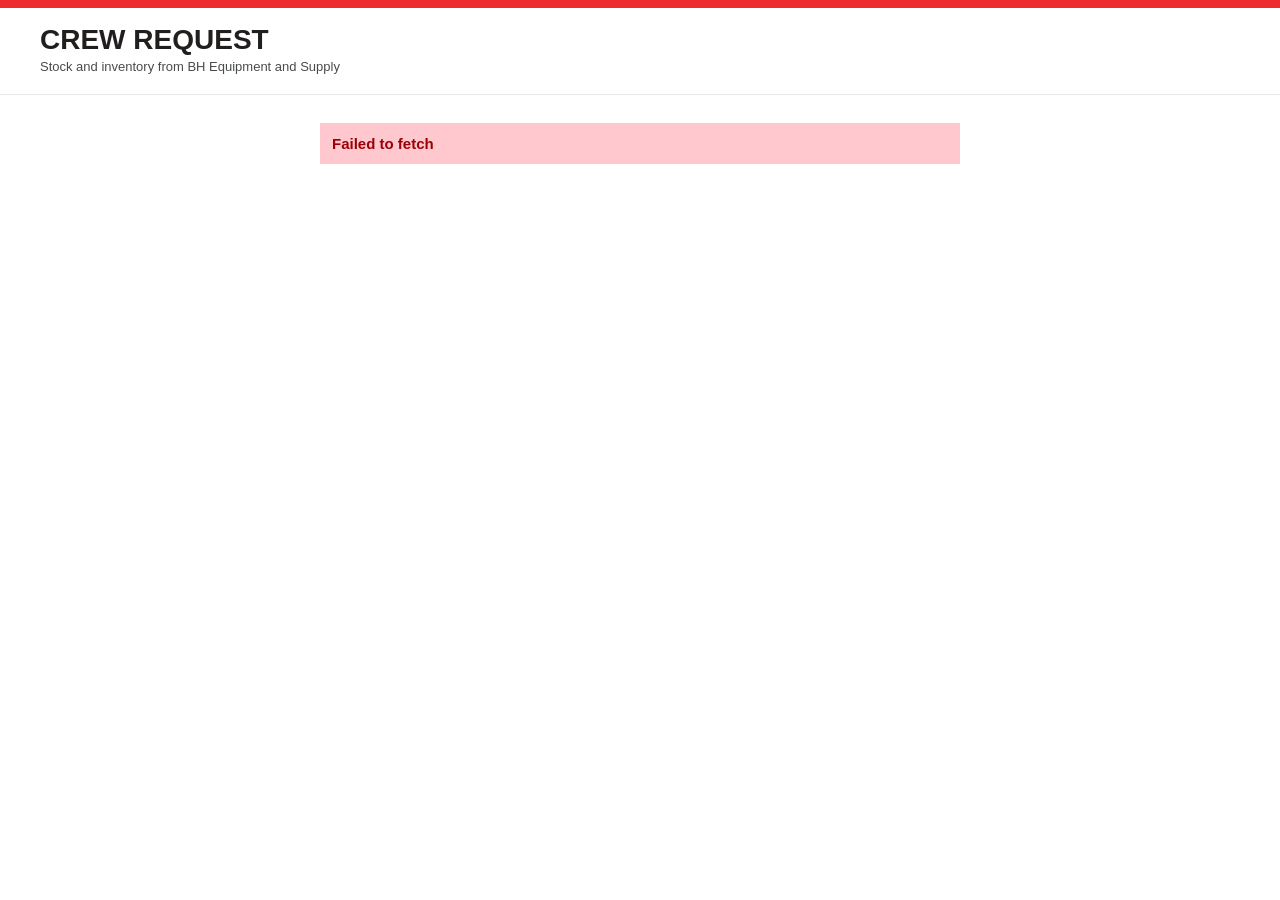
<file: request/index.html>
<!DOCTYPE html>
<html lang="en">
<head>
<meta charset="utf-8">
<meta name="viewport" content="width=device-width, initial-scale=1">
<meta http-equiv="Content-Security-Policy" content="default-src 'self'; script-src 'self' https://challenges.cloudflare.com; frame-src https://challenges.cloudflare.com; connect-src 'self' https://equipment-api.baileyharris.com; img-src 'self' data: https://equipment-api.baileyharris.com; style-src 'self' 'unsafe-inline' https://fonts.googleapis.com; font-src 'self' https://fonts.gstatic.com data:; base-uri 'self'; object-src 'none'; form-action 'self';">
<meta name="robots" content="noindex">
<title>Request stock and inventory · Bailey-Harris</title>
<link rel="stylesheet" href="/bh-shell.css">
<link rel="stylesheet" href="request.css">
</head>
<body class="bh-page rq-page">
<div class="bh-topbar"></div>
<header class="bh-header">
  <div><h1 class="bh-desk-name">Crew request</h1><div class="bh-desk-sub">Stock and inventory from BH Equipment and Supply</div></div>
</header>
<main class="rq-main" id="main">
  <p class="rq-loading">Loading…</p>
</main>
<script src="https://challenges.cloudflare.com/turnstile/v0/api.js?render=explicit" async defer></script>
<script src="request.js"></script>
</body>
</html>
</file>
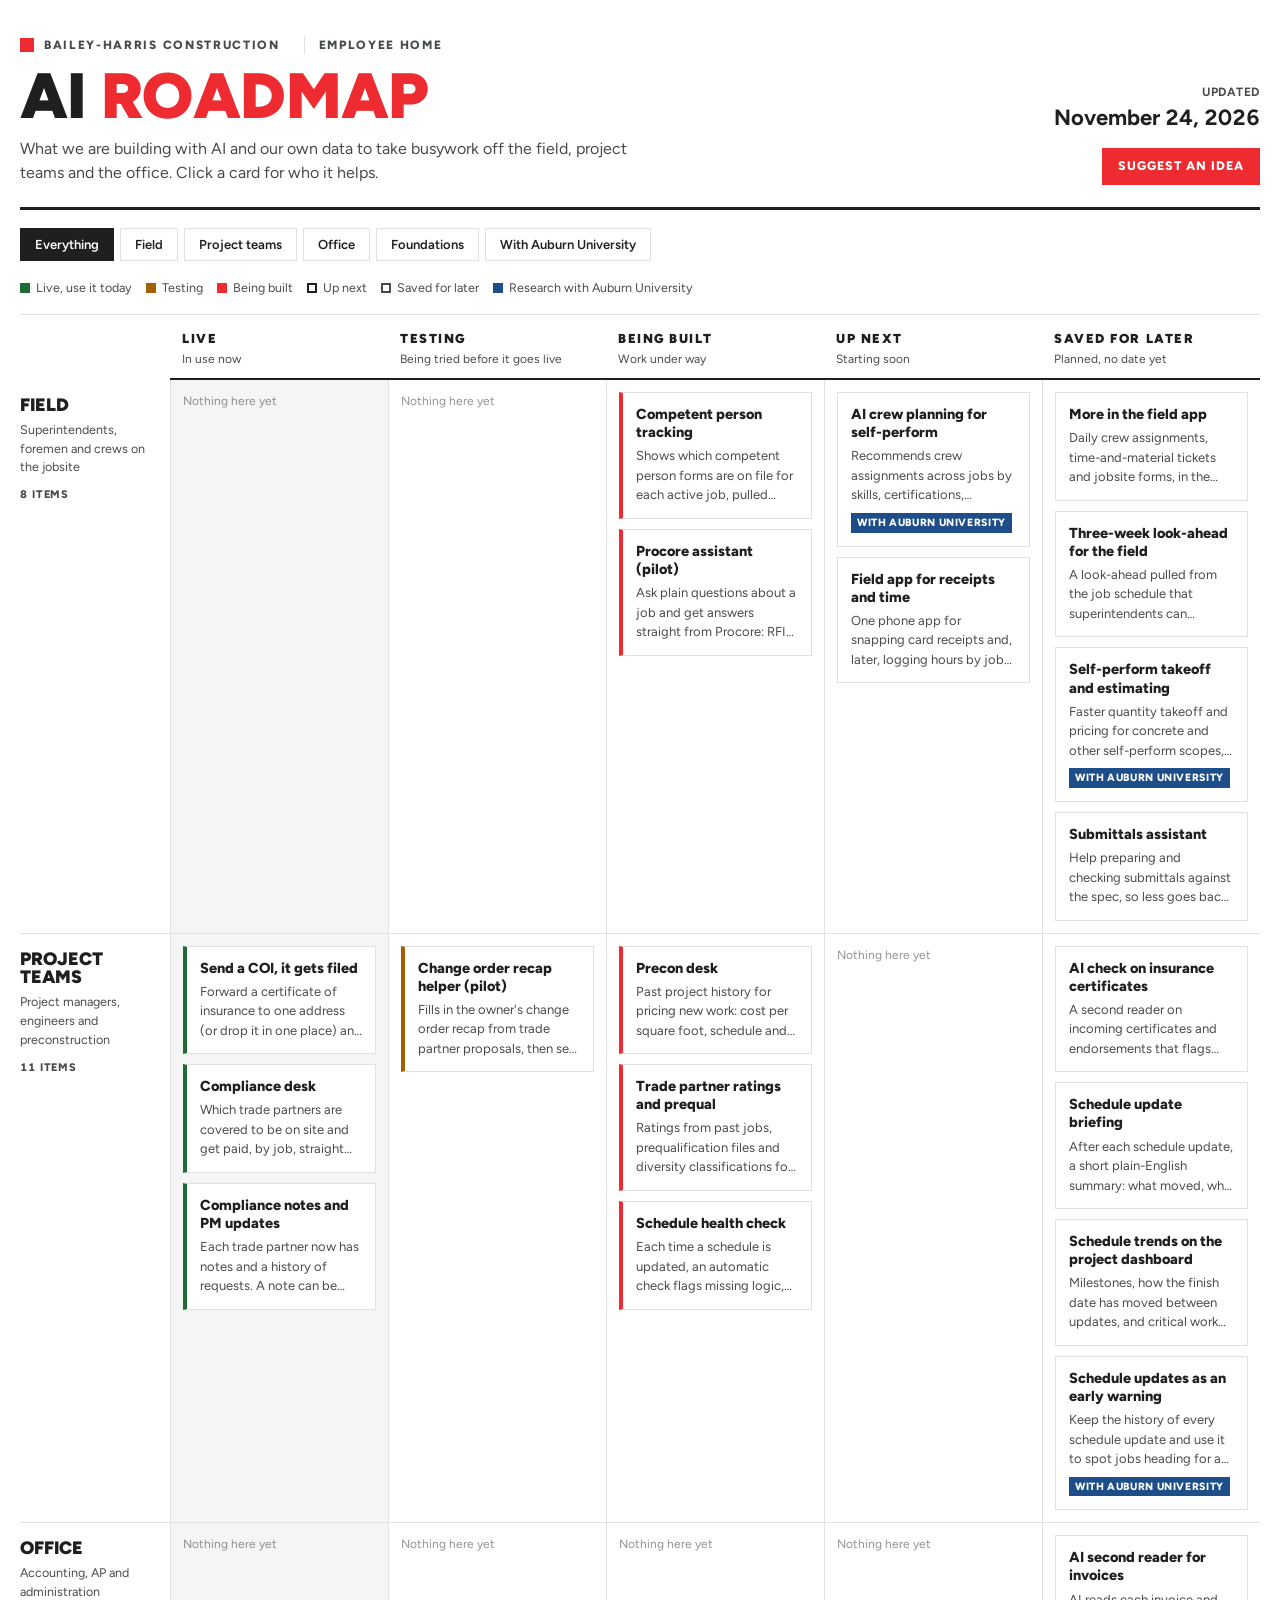
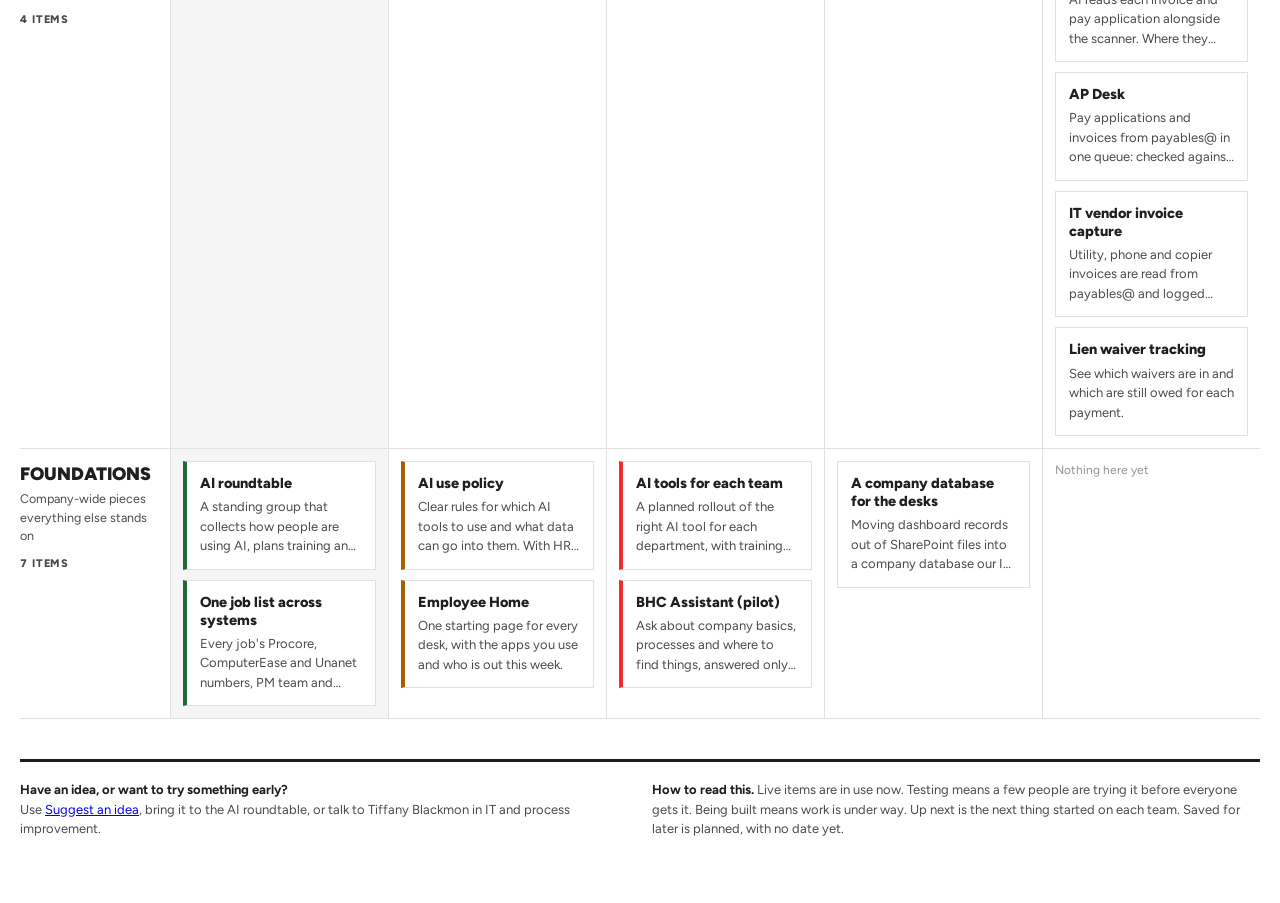
<file: roadmap/index.html>
<!doctype html><html lang="en"><head><meta charset="utf-8"><meta name="viewport" content="width=device-width,initial-scale=1,viewport-fit=cover"></head><body><title>Bailey-Harris AI Roadmap</title>
<meta name="claude:viewport-fit-sides" content="cover">
<meta name="description" content="What Bailey-Harris is building with AI and data, for the field, project teams and the office.">
<link rel="preconnect" href="https://fonts.googleapis.com">
<link rel="preconnect" href="https://fonts.gstatic.com" crossorigin>
<link href="https://fonts.googleapis.com/css2?family=Figtree:wght@400;500;600;700;800;900&display=swap" rel="stylesheet">
<style>
/* Layout: a builder's schedule. Lanes run down the left like trades on a Gantt, stages run across
   like phases; each card sits in its cell. Red square = the brand's one mark of emphasis. */
:root{
  --bh-red:#ed2b30; --bh-black:#211e1e; --bh-slate:#484b4d; --bh-gray:#e8e6e7; --bh-cream:#f2ece1;
  --surface:#ffffff; --panel:#f6f5f5; --ink:#211e1e; --ink-muted:#484b4d; --hair:#e2e0e1; --line:#211e1e;
  --accent:#ed2b30; --card:#ffffff; --live:#1e6b35; --live-bg:#e6f2e9; --test:#a35f00;
  --f:"Figtree","Segoe UI","Helvetica Neue",Arial,sans-serif;
}
@media (prefers-color-scheme: dark){:root:not([data-theme="light"]){
  --surface:#211e1e; --panel:#2a2727; --ink:#ffffff; --ink-muted:#d9d6d7; --hair:#3d3a3a; --line:#ffffff;
  --card:#2f2c2c; --live:#8fd1a0; --live-bg:#22382a; --test:#e3a33d; color-scheme:dark}}
:root[data-theme="dark"]{
  --surface:#211e1e; --panel:#2a2727; --ink:#ffffff; --ink-muted:#d9d6d7; --hair:#3d3a3a; --line:#ffffff;
  --card:#2f2c2c; --live:#8fd1a0; --live-bg:#22382a; --test:#e3a33d; color-scheme:dark}
*{box-sizing:border-box}
body{background:var(--surface);color:var(--ink);font-family:var(--f);font-size:15px;line-height:1.5;margin:0;font-variant-numeric:tabular-nums}
.wrap{max-width:1360px;margin:0 auto;padding-block:36px 64px;padding-left:max(20px,env(safe-area-inset-left,0px));padding-right:max(20px,env(safe-area-inset-right,0px))}
header.top{display:grid;grid-template-columns:1fr auto;gap:24px;align-items:end;padding-bottom:22px;border-bottom:3px solid var(--line)}
.brand{display:flex;align-items:center;gap:10px;font-size:12px;font-weight:800;letter-spacing:.14em;text-transform:uppercase;color:var(--ink-muted)}
.sq{width:14px;height:14px;background:var(--accent);flex:none}
.home{margin-left:14px;padding-left:14px;border-left:1px solid var(--hair);color:var(--ink-muted);text-decoration:none}
.home:hover{color:var(--ink);text-decoration:underline}
h1{font-size:clamp(34px,6vw,64px);line-height:.95;font-weight:900;letter-spacing:-.01em;text-transform:uppercase;margin:12px 0 10px;text-wrap:balance}
h1 em{font-style:normal;color:var(--accent)}
.lede{max-width:62ch;color:var(--ink-muted);font-size:16px;margin:0}
.asof{font-size:12px;font-weight:700;letter-spacing:.06em;text-transform:uppercase;color:var(--ink-muted);text-align:right}
.asof b{display:block;font-size:22px;letter-spacing:0;color:var(--ink);text-transform:none}

.controls{display:flex;flex-wrap:wrap;gap:18px 28px;align-items:center;justify-content:space-between;padding:18px 0 6px}
.chips{display:flex;flex-wrap:wrap;gap:6px}
.chip{border:1.5px solid var(--hair);background:var(--card);color:var(--ink);font:600 13px/1 var(--f);padding:9px 14px;cursor:pointer}
.chip[aria-pressed="true"]{background:var(--ink);border-color:var(--ink);color:var(--surface)}
.chip:focus-visible,.card:focus-visible{outline:2px solid var(--accent);outline-offset:2px}
.legend{display:flex;flex-wrap:wrap;gap:14px;font-size:12.5px;color:var(--ink-muted)}
.legend span{display:inline-flex;align-items:center;gap:6px}

/* the schedule */
.board{display:grid;grid-template-columns:150px repeat(5,minmax(0,1fr));margin-top:10px;border-top:1px solid var(--hair)}
.colh{position:sticky;top:env(safe-area-inset-top,0px);z-index:2;background:var(--surface);padding:14px 12px 10px;border-bottom:2px solid var(--line)}
.colh .t{font-size:13px;font-weight:900;letter-spacing:.12em;text-transform:uppercase}
.colh .d{font-size:12px;color:var(--ink-muted);margin-top:2px}
.colh.corner{border-bottom-color:transparent}
.laneh{padding:16px 14px 16px 0;border-bottom:1px solid var(--hair)}
.laneh .t{font-size:18px;font-weight:900;text-transform:uppercase;line-height:1.05}
.laneh .d{font-size:12.5px;color:var(--ink-muted);margin-top:6px;max-width:22ch}
.laneh .n{display:inline-block;margin-top:10px;font-size:11px;font-weight:800;letter-spacing:.08em;text-transform:uppercase;color:var(--ink-muted)}
.cell{padding:12px;border-bottom:1px solid var(--hair);border-left:1px solid var(--hair);display:flex;flex-direction:column;gap:10px;min-width:0}
.cell.live{background:var(--panel)}
.card{background:var(--card);border:1.5px solid var(--hair);padding:12px 13px 13px;cursor:pointer;text-align:left;font:inherit;color:inherit;width:100%;display:block}
.card:hover{border-color:var(--ink)}
.card .ct{font-weight:800;font-size:14.5px;line-height:1.25}
.card .cx{font-size:13px;color:var(--ink-muted);margin-top:5px;display:-webkit-box;-webkit-line-clamp:3;-webkit-box-orient:vertical;overflow:hidden}
.card.open .cx{-webkit-line-clamp:unset;display:block}
.card .cw{font-size:11.5px;font-weight:700;letter-spacing:.04em;text-transform:uppercase;color:var(--ink-muted);margin-top:9px;display:none}
.card.open .cw{display:block}
.card .cr{display:inline-block;margin-top:8px;font-size:10.5px;font-weight:800;letter-spacing:.06em;text-transform:uppercase;color:#fff;background:#1d4e89;padding:2px 6px}
.mk.partner{background:#1d4e89}
.chip.pt[aria-pressed="true"]{background:#1d4e89;border-color:#1d4e89}
.card.is-live{border-left:4px solid var(--live)}
.card.is-building{border-left:4px solid var(--accent)}
.card.is-testing{border-left:4px solid var(--test)}
.empty{font-size:12px;color:var(--ink-muted);opacity:.6}
.mk{width:10px;height:10px;flex:none;display:inline-block}
.mk.live{background:var(--live)} .mk.building{background:var(--accent)} .mk.testing{background:var(--test)}
.mk.next{border:2px solid var(--ink)} .mk.later{border:2px dashed var(--ink-muted)}

/* suggest an idea */
.sugg{margin-top:14px;border:0;background:var(--accent);color:#fff;font:800 12.5px/1 var(--f);letter-spacing:.08em;text-transform:uppercase;padding:12px 16px;cursor:pointer}
.sugg:hover{background:var(--bh-black)}
.sugg:focus-visible,.idea button:focus-visible{outline:2px solid var(--ink);outline-offset:2px}
dialog.idea{border:0;padding:0;width:min(640px,100% - 24px);max-height:calc(100% - 24px);background:var(--surface);color:var(--ink);border-top:6px solid var(--accent)}
dialog.idea::backdrop{background:rgba(33,30,30,.55)}
.idea form,.idea .done{padding:22px 24px 24px;display:grid;gap:16px}
.idea h2{margin:0;font-size:24px;font-weight:900;text-transform:uppercase;line-height:1}
.idea .sub{margin:-6px 0 0;color:var(--ink-muted);font-size:14px}
.idea label,.idea legend{display:block;font-size:12px;font-weight:800;letter-spacing:.06em;text-transform:uppercase;margin-bottom:6px}
.idea label small,.idea legend small{font-weight:600;letter-spacing:0;text-transform:none;color:var(--ink-muted)}
.idea input[type=text],.idea input[type=email],.idea textarea,.idea select{width:100%;font:inherit;font-size:15px;color:var(--ink);background:var(--card);border:1.5px solid var(--hair);padding:9px 11px}
.idea textarea{min-height:76px;resize:vertical}
.idea input:focus,.idea textarea:focus,.idea select:focus{outline:none;border-color:var(--ink)}
.idea fieldset{border:0;margin:0;padding:0}
.idea .opts{display:flex;flex-wrap:wrap;gap:6px}
.idea .opts label{margin:0;font-size:13px;font-weight:600;letter-spacing:0;text-transform:none;border:1.5px solid var(--hair);padding:7px 10px;cursor:pointer;display:inline-flex;gap:6px;align-items:center}
.idea .opts input{margin:0;accent-color:var(--accent)}
.idea .two{display:grid;grid-template-columns:1fr 1fr;gap:16px}
.idea .acts{display:flex;flex-wrap:wrap;gap:10px;align-items:center}
.idea .acts button,.idea .acts a{font:800 12.5px/1 var(--f);letter-spacing:.08em;text-transform:uppercase;padding:12px 16px;cursor:pointer;text-decoration:none;border:1.5px solid var(--ink);background:var(--card);color:var(--ink)}
.idea .acts .go{background:var(--accent);border-color:var(--accent);color:#fff}
.idea .msg{font-size:13px;color:var(--ink-muted)}
.idea .msg.bad{color:var(--accent);font-weight:700}
.idea .from{font-size:13px;color:var(--ink-muted)}
@media (max-width:600px){.idea .two{grid-template-columns:1fr}.idea form,.idea .done{padding:18px 16px 20px}}

footer{margin-top:40px;padding-top:18px;border-top:3px solid var(--line);display:grid;grid-template-columns:1fr 1fr;gap:24px;font-size:13px;color:var(--ink-muted)}
footer b{color:var(--ink)}
.err{padding:30px 0;color:var(--ink-muted)}

/* phone and narrow screens: each lane becomes its own section, stages listed in order */
@media (max-width:900px){
  header.top{grid-template-columns:1fr}
  .asof{text-align:left}
  .board{display:block;border-top:0}
  .colh{display:none}
  .laneh{padding:24px 0 8px;border-bottom:2px solid var(--line)}
  .laneh .d{max-width:none}
  .cell{border-left:0;padding:12px 0}
  .cell::before{content:attr(data-stage);font-size:11px;font-weight:900;letter-spacing:.12em;text-transform:uppercase;color:var(--ink-muted)}
  .cell.live{background:none}
  .cell.none{display:none}
  footer{grid-template-columns:1fr}
}
@media (prefers-reduced-motion:no-preference){.card{transition:border-color .12s}}
</style>

<div class="wrap">
  <header class="top">
    <div>
      <div class="brand"><span class="sq" aria-hidden="true"></span>Bailey-Harris Construction<a class="home" href="/">Employee Home</a></div>
      <h1>AI <em>Roadmap</em></h1>
      <p class="lede">What we are building with AI and our own data to take busywork off the field, project teams and the office. Click a card for who it helps.</p>
    </div>
    <div class="asof">Updated<b id="asof">—</b><button class="sugg" id="suggest" type="button">Suggest an idea</button></div>
  </header>

  <div class="controls">
    <div class="chips" role="group" aria-label="Show a team">
      <button class="chip" id="f-all" data-lane="all" aria-pressed="true">Everything</button>
      <button class="chip" id="f-field" data-lane="field" aria-pressed="false">Field</button>
      <button class="chip" id="f-project" data-lane="project" aria-pressed="false">Project teams</button>
      <button class="chip" id="f-office" data-lane="office" aria-pressed="false">Office</button>
      <button class="chip" id="f-foundations" data-lane="foundations" aria-pressed="false">Foundations</button>
      <button class="chip pt" id="f-partner" data-partner="1" aria-pressed="false" hidden>With Auburn University</button>
    </div>
    <div class="legend" aria-hidden="true">
      <span><i class="mk live"></i>Live, use it today</span>
      <span><i class="mk testing"></i>Testing</span>
      <span><i class="mk building"></i>Being built</span>
      <span><i class="mk next"></i>Up next</span>
      <span><i class="mk later"></i>Saved for later</span>
      <span id="lg-partner" hidden><i class="mk partner"></i>Research with Auburn University</span>
    </div>
  </div>

  <div id="board" class="board" aria-live="polite"><div class="err">Loading the roadmap…</div></div>

  <footer>
    <div><b>Have an idea, or want to try something early?</b><br>Use <a href="#suggest" id="suggest2">Suggest an idea</a>, bring it to the AI roundtable, or talk to Tiffany Blackmon in IT and process improvement.</div>
    <div><b>How to read this.</b> Live items are in use now. Testing means a few people are trying it before everyone gets it. Being built means work is under way. Up next is the next thing started on each team. Saved for later is planned, with no date yet.</div>
  </footer>
</div>


<dialog class="idea" id="ideaDlg" aria-labelledby="ideaH">
  <form id="ideaForm" novalidate>
    <h2 id="ideaH">Suggest an idea</h2>
    <p class="sub">Tell us about work that takes too long or goes wrong. You do not need a solution, just the problem.</p>
    <div><label for="i-title">Give it a short name</label><input type="text" id="i-title" maxlength="80" placeholder="e.g. Look-ahead schedule for the field" required></div>
    <div><label for="i-problem">What takes too long, or goes wrong, today?</label><textarea id="i-problem" maxlength="1500" placeholder="What do you do now, step by step? Where does it slow down or break?" required></textarea></div>
    <fieldset><legend>Who does it affect most?</legend><div class="opts">
      <label><input type="radio" name="lane" value="field"> Field</label>
      <label><input type="radio" name="lane" value="project"> Project teams</label>
      <label><input type="radio" name="lane" value="office"> Office</label>
      <label><input type="radio" name="lane" value="foundations"> Everyone</label></div></fieldset>
    <div class="two">
      <div><label for="i-often">How often does it come up?</label><select id="i-often">
        <option value="">Choose one</option><option>Every day</option><option>Every week</option><option>Every month</option><option>A few times a year</option></select></div>
      <div><label for="i-time">Time it costs each time</label><select id="i-time">
        <option value="">Choose one</option><option>Under 15 minutes</option><option>15 to 60 minutes</option><option>1 to 4 hours</option><option>Half a day or more</option></select></div>
    </div>
    <div><label for="i-people">How many people deal with it? <small>(rough guess is fine)</small></label><input type="text" id="i-people" maxlength="60" placeholder="e.g. every superintendent, 3 people in AP"></div>
    <fieldset><legend>Which systems are involved?</legend><div class="opts" id="i-sys">
      <label><input type="checkbox" value="Procore"> Procore</label>
      <label><input type="checkbox" value="ComputerEase / Spark"> ComputerEase / Spark</label>
      <label><input type="checkbox" value="Schedule (P6, MS Project)"> Schedule software</label>
      <label><input type="checkbox" value="Outlook / Teams"> Outlook / Teams</label>
      <label><input type="checkbox" value="Excel / SharePoint"> Excel / SharePoint</label>
      <label><input type="checkbox" value="Billy"> Billy</label>
      <label><input type="checkbox" value="DocuSign"> DocuSign</label>
      <label><input type="checkbox" value="Paper or whiteboard"> Paper or whiteboard</label></div></fieldset>
    <div><label for="i-fixed">What would "fixed" look like? <small>(optional)</small></label><textarea id="i-fixed" maxlength="1000" placeholder="If this worked perfectly, what would you see or not have to do?"></textarea></div>
    <div><label for="i-when">Is anything making it urgent? <small>(optional)</small></label><input type="text" id="i-when" maxlength="160" placeholder="e.g. a job starting in January, an audit, a new owner requirement"></div>
    <fieldset><legend>Can we ask you to try an early version?</legend><div class="opts">
      <label><input type="radio" name="pilot" value="Yes" checked> Yes</label>
      <label><input type="radio" name="pilot" value="No"> No</label></div></fieldset>
    <div id="i-whobox"><label for="i-name">Your name</label><input type="text" id="i-name" maxlength="80" autocomplete="name"></div>
    <p class="from" id="i-from" hidden></p>
    <div class="acts"><button class="go" type="submit" id="i-send">Send idea</button><button type="button" id="i-cancel">Cancel</button><span class="msg" id="i-msg" role="status"></span></div>
  </form>
  <div class="done" id="ideaDone" hidden>
    <h2>Thank you</h2>
    <p class="sub" id="doneTxt"></p>
    <div class="acts" id="doneActs"></div>
  </div>
</dialog>
<script src="/msal-browser.min.js"></script>
<script>
const LANES=[
  {k:'field', t:'Field', d:'Superintendents, foremen and crews on the jobsite'},
  {k:'project', t:'Project teams', d:'Project managers, engineers and preconstruction'},
  {k:'office', t:'Office', d:'Accounting, AP and administration'},
  {k:'foundations', t:'Foundations', d:'Company-wide pieces everything else stands on'}];
const STAGES=[
  {k:'live', t:'Live', d:'In use now'},
  {k:'testing', t:'Testing', d:'Being tried before it goes live'},
  {k:'building', t:'Being built', d:'Work under way'},
  {k:'next', t:'Up next', d:'Starting soon'},
  {k:'later', t:'Saved for later', d:'Planned, no date yet'}];
let DATA=null, LANE='all', PARTNER=false;
try{ const s=localStorage.getItem('bh-roadmap-lane'); if(s) LANE=s; }catch(e){}
const esc=s=>String(s==null?'':s).replace(/[&<>"]/g,c=>({'&':'&amp;','<':'&lt;','>':'&gt;','"':'&quot;'}[c]));

function render(){
  const b=document.getElementById('board');
  if(!DATA){ return; }
  document.querySelectorAll('.chip[data-lane]').forEach(c=>c.setAttribute('aria-pressed', String(c.dataset.lane===LANE)));
  { const anyP=DATA.items.some(i=>i.partner), pc=document.getElementById('f-partner'), lg=document.getElementById('lg-partner');
    if(pc){ pc.hidden=!anyP; pc.setAttribute('aria-pressed',String(PARTNER)); } if(lg) lg.hidden=!anyP; }
  const lanes=LANES.filter(l=>LANE==='all'||l.k===LANE);
  let h='<div class="colh corner"></div>'+STAGES.map(s=>'<div class="colh"><div class="t">'+s.t+'</div><div class="d">'+s.d+'</div></div>').join('');
  for(const l of lanes){
    const items=DATA.items.filter(i=>i.lane===l.k&&(!PARTNER||i.partner));
    h+='<div class="laneh"><div class="t">'+esc(l.t)+'</div><div class="d">'+esc(l.d)+'</div><span class="n">'+items.length+' item'+(items.length===1?'':'s')+'</span></div>';
    for(const s of STAGES){
      const cards=items.filter(i=>i.stage===s.k);
      h+='<div class="cell '+s.k+(cards.length?'':' none')+'" data-stage="'+esc(s.t)+'">'
        +(cards.length?cards.map(i=>'<button class="card is-'+s.k+'" id="c-'+esc(i.id)+'" aria-expanded="false"><div class="ct">'+esc(i.title)+'</div><div class="cx">'+esc(i.text)+'</div><div class="cw">For: '+esc(i.who)+'</div>'+(i.partner?'<div class="cr">With '+esc(i.partner)+'</div>':'')+'</button>').join(''):'<span class="empty">Nothing here yet</span>')
        +'</div>';
    }
  }
  b.innerHTML=h;
}
document.addEventListener('click',e=>{
  const pc=e.target.closest('[data-partner]'); if(pc){ PARTNER=!PARTNER; render(); return; }
  const c=e.target.closest('.chip'); if(c){ LANE=c.dataset.lane; try{localStorage.setItem('bh-roadmap-lane',LANE);}catch(x){} render(); return; }
  const k=e.target.closest('.card'); if(k){ const o=!k.classList.contains('open'); k.classList.toggle('open',o); k.setAttribute('aria-expanded',String(o)); }
});
fetch('roadmap.json',{cache:'no-store'}).then(r=>{ if(!r.ok) throw new Error('HTTP '+r.status); return r.json(); }).then(j=>{
  DATA=j;
  const d=j.updated?new Date(j.updated+'T12:00:00'):null;
  document.getElementById('asof').textContent=d?d.toLocaleDateString('en-US',{month:'long',day:'numeric',year:'numeric'}):'—';
  render();
}).catch(e=>{ document.getElementById('board').innerHTML='<div class="err">The roadmap could not load ('+esc(e.message)+'). Refresh the page to try again.</div>'; });

/* ---------- suggest an idea (5 Nov 2026) ---------- */
const IDEA_TO='Tiffany.Blackmon@baileyharris.com', IDEA_TAG='[BH roadmap idea]';
const MSAL_CFG={auth:{clientId:'1825a1c0-1ce3-4078-aeb7-a4714562c422',authority:'https://login.microsoftonline.com/848aa890-7982-4028-befa-3323d82583ce',redirectUri:location.origin+'/'},cache:{cacheLocation:'localStorage',storeAuthStateInCookie:false}};
let MS=null, ACCT=null;
async function msInit(){
  if(MS!==null) return;
  MS=false;
  try{ if(typeof msal==='undefined') return; const a=new msal.PublicClientApplication(MSAL_CFG); await a.initialize(); MS=a; ACCT=a.getAllAccounts()[0]||null; }catch(e){ MS=false; }
}
const dlg=document.getElementById('ideaDlg'), fm=document.getElementById('ideaForm');
async function openIdea(){
  document.getElementById('ideaDone').hidden=true; fm.hidden=false;
  if(dlg.showModal) dlg.showModal(); else dlg.setAttribute('open','');
  await msInit();
  if(ACCT){ document.getElementById('i-whobox').hidden=true; const f=document.getElementById('i-from'); f.hidden=false; f.textContent='Sending as '+(ACCT.name||ACCT.username)+' ('+ACCT.username+').'; }
  document.getElementById('i-title').focus();
}
function closeIdea(){ if(dlg.close) dlg.close(); else dlg.removeAttribute('open'); if(location.hash==='#suggest') history.replaceState(null,'',location.pathname); }
document.getElementById('suggest').addEventListener('click',openIdea);
document.getElementById('suggest2').addEventListener('click',e=>{ e.preventDefault(); openIdea(); });
document.getElementById('i-cancel').addEventListener('click',closeIdea);
if(location.hash==='#suggest') openIdea();
function ideaData(){
  const v=id=>document.getElementById(id).value.trim();
  const r=n=>{ const x=fm.querySelector('input[name="'+n+'"]:checked'); return x?x.value:''; };
  return { v:1, title:v('i-title'), problem:v('i-problem'), lane:r('lane'), often:v('i-often'), time:v('i-time'), people:v('i-people'),
    systems:[...document.querySelectorAll('#i-sys input:checked')].map(x=>x.value), fixed:v('i-fixed'), urgent:v('i-when'), pilot:r('pilot'),
    name: ACCT?(ACCT.name||''):v('i-name'), email: ACCT?ACCT.username:'', sent:new Date().toISOString() };
}
const LANE_T={field:'Field',project:'Project teams',office:'Office',foundations:'Everyone'};
function ideaRows(d){
  return [['Idea',d.title],['The problem today',d.problem],['Who it affects',LANE_T[d.lane]||''],['How often',d.often],['Time each time',d.time],
    ['How many people',d.people],['Systems',d.systems.join(', ')],['What fixed looks like',d.fixed],['Urgent because',d.urgent],['Will try an early version',d.pilot],['From',d.name]].filter(r=>r[1]);
}
function ideaText(d){ return ideaRows(d).map(r=>r[0]+': '+r[1]).join('\n\n')+'\n\n---\nFor the roadmap tracker, please leave this line in:\nBH-IDEA-JSON:'+JSON.stringify(d)+':END-IDEA'; }
function ideaHtml(d){
  return '<p>A new idea from the staff AI roadmap page.</p><table cellpadding="6" style="border-collapse:collapse;font-family:Segoe UI,Arial,sans-serif;font-size:14px">'
    +ideaRows(d).map(r=>'<tr><td style="vertical-align:top;font-weight:700;border-bottom:1px solid #e2e0e1;white-space:nowrap">'+esc(r[0])+'</td><td style="border-bottom:1px solid #e2e0e1">'+esc(r[1]).replace(/\n/g,'<br>')+'</td></tr>').join('')
    +'</table><p style="color:#8a8d90;font-size:10px">BH-IDEA-JSON:'+esc(JSON.stringify(d))+':END-IDEA</p>';
}
function ideaDone(txt, acts){
  fm.hidden=true; const dn=document.getElementById('ideaDone'); dn.hidden=false;
  document.getElementById('doneTxt').textContent=txt;
  const a=document.getElementById('doneActs'); a.innerHTML='';
  (acts||[]).forEach(x=>a.appendChild(x));
  const c=document.createElement('button'); c.type='button'; c.textContent='Close'; c.addEventListener('click',()=>{ closeIdea(); fm.reset(); }); a.appendChild(c);
}
fm.addEventListener('submit',async e=>{
  e.preventDefault();
  const m=document.getElementById('i-msg'), d=ideaData();
  if(!d.title||!d.problem||!d.lane||(!ACCT&&!d.name)){ m.className='msg bad'; m.textContent='Fill in the name of the idea, the problem, who it affects'+(ACCT?'':' and your name')+'.'; return; }
  m.className='msg'; m.textContent='Sending…'; document.getElementById('i-send').disabled=true;
  const subject=IDEA_TAG+' '+d.title;
  try{
    if(MS && ACCT){
      const t=await MS.acquireTokenSilent({scopes:['Mail.Send'],account:ACCT});
      const r=await fetch('https://graph.microsoft.com/v1.0/me/sendMail',{method:'POST',headers:{Authorization:'Bearer '+t.accessToken,'Content-Type':'application/json'},
        body:JSON.stringify({message:{subject,body:{contentType:'HTML',content:ideaHtml(d)},toRecipients:[{emailAddress:{address:IDEA_TO}}]},saveToSentItems:true})});
      if(r.status===202){ ideaDone('Your idea was sent from your Outlook. You will find a copy in your Sent Items, and it goes straight onto the roadmap list for review.'); return; }
      throw new Error('HTTP '+r.status);
    }
    throw new Error('no sign-in');
  }catch(x){
    /* no Mail.Send permission yet, not signed in, or not on the dashboard site: hand it to the email app */
    const href='mailto:'+IDEA_TO+'?subject='+encodeURIComponent(subject)+'&body='+encodeURIComponent(ideaText(d));
    const a=document.createElement('a'); a.className='go'; a.href=href; a.textContent='Open the email';
    const cp=document.createElement('button'); cp.type='button'; cp.textContent='Copy the text';
    cp.addEventListener('click',async()=>{ try{ await navigator.clipboard.writeText('To: '+IDEA_TO+'\nSubject: '+subject+'\n\n'+ideaText(d)); cp.textContent='Copied'; }catch(y){ cp.textContent='Copy not available'; } });
    ideaDone('One more step: open the email we filled in and press Send. If no email opens, copy the text and email it to '+IDEA_TO+' with the subject shown.', [a,cp]);
  }finally{ document.getElementById('i-send').disabled=false; m.textContent=''; }
});
</script>
</body></html>
</file>
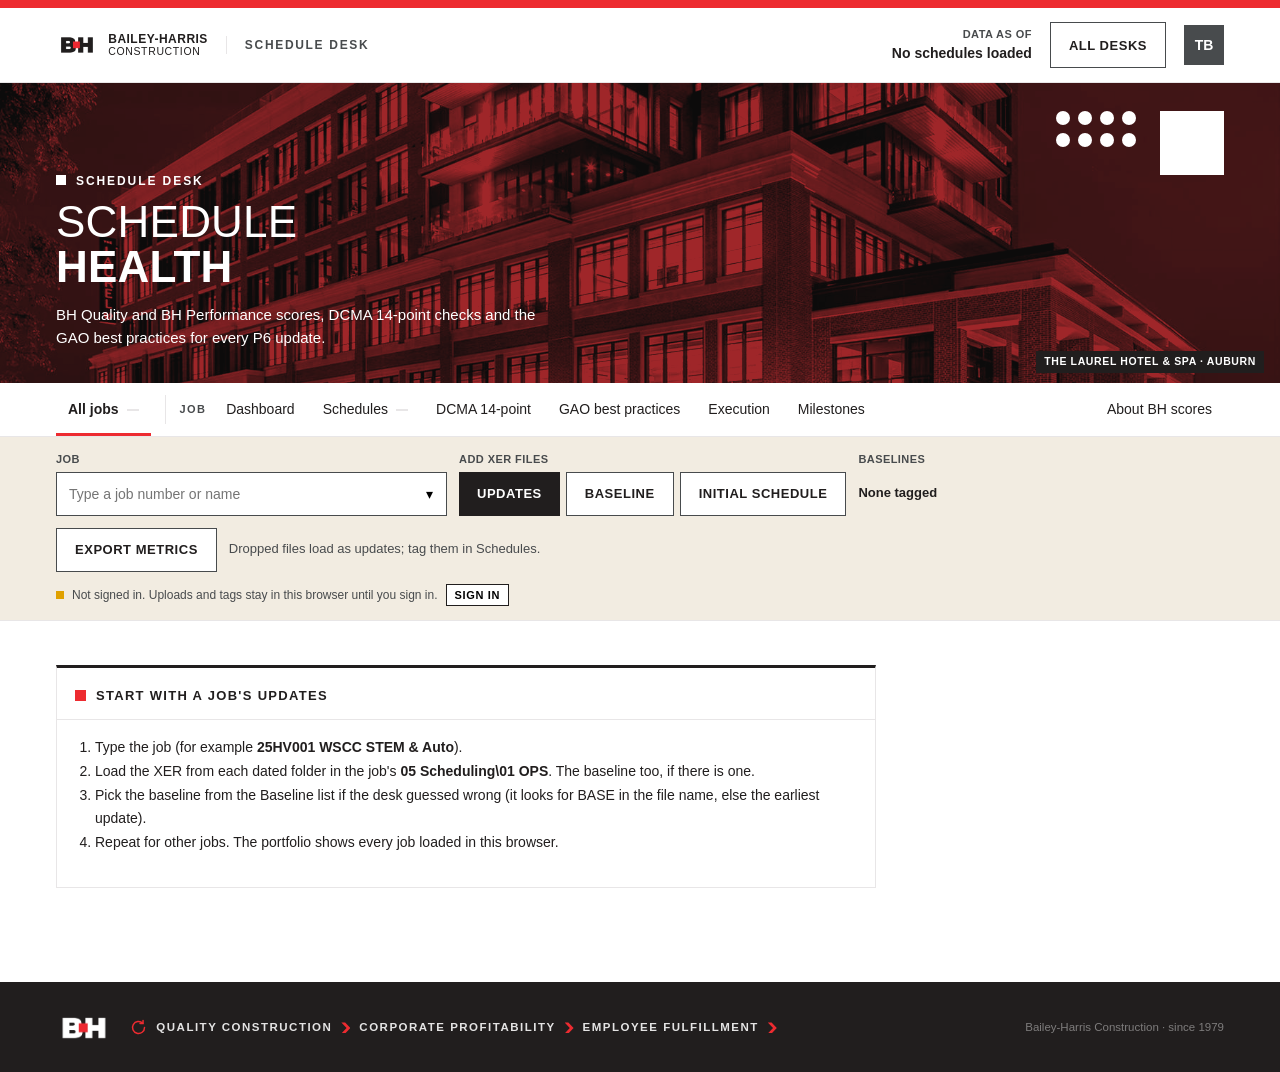
<file: schedule/index.html>
<!DOCTYPE html>
<html lang="en">
<head>
<meta charset="utf-8">
<meta name="viewport" content="width=device-width, initial-scale=1">
<meta http-equiv="Content-Security-Policy" content="script-src 'self' 'unsafe-inline'; connect-src 'self' https://graph.microsoft.com https://login.microsoftonline.com https://*.sharepoint.com; default-src 'self'; base-uri 'self'; object-src 'none'; form-action 'self' https://login.microsoftonline.com; style-src 'self' 'unsafe-inline' https://fonts.googleapis.com; font-src 'self' https://fonts.gstatic.com data:; img-src 'self' data: blob:; frame-src https://login.microsoftonline.com;">
<title>Schedule Desk · Bailey-Harris</title>
<style>
/* page-only layout; the shell (linked after) supplies tokens and components */
.sd-wrap{padding:24px 40px 48px}
.sd-loader{display:flex;flex-wrap:wrap;align-items:center;gap:12px;padding:16px 40px;border-bottom:1px solid var(--bh-hairline,#e8e6e7);background:var(--bh-cream,#f2ece1)}
.sd-basebox{display:flex;flex-direction:column;gap:4px;position:relative;flex:1 1 320px;min-width:0}
.sd-adds{display:flex;flex-direction:column;gap:4px}.sd-addrow{display:flex;gap:6px}
.sd-store{flex-basis:100%;display:flex;align-items:center;gap:8px;font-size:12px;color:var(--muted)}
.sd-store .sd-dot{width:8px;height:8px;background:var(--faint);flex:none}
.sd-store.is-on .sd-dot{background:#2e8b3e}.sd-store.is-off .sd-dot{background:#e0a100}.sd-store.is-bad .sd-dot{background:#c4161c}
.sd-store button{font:600 11px var(--bh-font,Figtree,sans-serif);letter-spacing:.06em;text-transform:uppercase;background:#fff;border:1px solid var(--ink);padding:4px 8px;cursor:pointer}
.sd-jobbox{position:relative;display:block}
.sd-jobbox .bh-input{padding-right:36px;width:100%;box-sizing:border-box}
.sd-jobcaret{position:absolute;right:1px;top:1px;bottom:1px;width:34px;border:0;background:transparent;cursor:pointer;font-size:14px}
.sd-jobmenu{position:absolute;z-index:50;left:0;top:100%;width:max(100%,460px);max-height:380px;overflow-y:auto;background:#fff;border:1px solid var(--ink);margin-top:-1px}
.sd-jobmenu .grp{font-size:10.5px;font-weight:800;letter-spacing:.1em;text-transform:uppercase;color:var(--muted);padding:10px 12px 4px;background:#faf8f4}
.sd-jobmenu .opt{display:flex;justify-content:space-between;gap:12px;padding:8px 12px;font-size:13.5px;cursor:pointer;border-top:1px solid var(--line)}
.sd-jobmenu .opt small{color:var(--muted);white-space:nowrap}
.sd-jobmenu .opt:hover,.sd-jobmenu .opt.is-active{background:var(--cream)}
.sd-jobmenu .opt[aria-selected="true"]{font-weight:700}
.sd-jobmenu .none{padding:10px 12px;font-size:13px;color:var(--muted)}
.sd-basesum{min-height:44px;display:flex;flex-wrap:wrap;align-items:center;gap:4px 0;font-size:13px;font-weight:600;line-height:1.3}
.sd-basesum .bh-caption{white-space:nowrap}
.sd-tag{font:600 12px var(--bh-font,Figtree,sans-serif);border:1px solid var(--line);background:#fff;padding:5px 6px;min-width:128px;cursor:pointer}
.sd-tag.is-initial{background:var(--ink);color:#fff;border-color:var(--ink)}
.sd-tag.is-baseline{background:var(--cream);border-color:var(--muted)}
.sd-bases summary{list-style:none;cursor:pointer;min-width:240px;max-width:360px;white-space:nowrap;overflow:hidden;text-overflow:ellipsis;display:flex;align-items:center}
.sd-bases summary::-webkit-details-marker{display:none}
.sd-bases-pop{position:absolute;z-index:40;top:100%;left:0;min-width:420px;background:#fff;border:1px solid var(--ink);padding:10px 14px}
.sd-bases-pop label{flex-direction:row!important;align-items:center;gap:10px!important;padding:6px 0;font-size:13px;border-bottom:1px solid var(--line)}
.sd-bases-pop label:last-of-type{border-bottom:0}
.sd-bases-pop small{display:block;color:var(--muted);font-size:11.5px;margin-top:6px;line-height:1.45}
.sd-loader .bh-caption{flex:1 1 280px}
.sd-loader label{display:flex;flex-direction:column;gap:4px}
.sd-files{display:flex;flex-wrap:wrap;gap:6px}
.sd-drop.is-over{outline:2px dashed var(--bh-black,#211e1e);outline-offset:-6px}
.sd-section{margin-top:28px}
.sd-grid{display:grid;grid-template-columns:repeat(auto-fit,minmax(380px,1fr));gap:28px}
.sd-panel-h{display:flex;align-items:center;justify-content:space-between;padding:14px 0 10px}
.sd-empty{padding:48px 40px;max-width:760px}
.sd-empty ol{padding-left:20px;line-height:1.7;font-size:14px}
.sd-note{font-size:12px;color:var(--bh-slate,#484b4d);margin-top:10px;line-height:1.5}
.sd-tabs{display:flex;gap:8px;margin-bottom:12px;flex-wrap:wrap}
td.neg{color:var(--bh-bad-ink,#9c0006);font-weight:600}
/* score tiles, after Schedule Validator's dashboard: value big, label small, status fill */
.sd-tiles{display:grid;grid-template-columns:repeat(auto-fill,minmax(150px,1fr));gap:8px}
.sd-tile{padding:10px 12px;background:var(--bh-light-gray,#e8e6e7);min-height:86px;display:flex;flex-direction:column;justify-content:space-between}
.sd-tile .bh-label{color:inherit}
.sd-tile small{font-size:11px;opacity:.8}
.sd-tile b{font-size:30px;font-weight:700;line-height:1;text-align:right}
.sd-tile.is-ok{background:var(--bh-ok-bg);color:var(--bh-ok-ink)}
.sd-tile.is-warn{background:var(--bh-warn-bg);color:var(--bh-warn-ink)}
.sd-tile.is-bad{background:var(--bh-bad-bg);color:var(--bh-bad-ink)}
.sd-group-h{font-size:11px;font-weight:700;letter-spacing:.08em;text-transform:uppercase;margin:0 0 8px}
/* score cells in tables */
.sd-score{display:inline-block;min-width:38px;padding:4px 6px;text-align:center;font-weight:700;font-size:13px;background:var(--bh-light-gray,#e8e6e7)}
.sd-score.is-ok{background:var(--bh-ok-bg);color:var(--bh-ok-ink)}
.sd-score.is-warn{background:var(--bh-warn-bg);color:var(--bh-warn-ink)}
.sd-score.is-bad{background:var(--bh-bad-bg);color:var(--bh-bad-ink)}
.bh-table td.c,.bh-table th.c{text-align:center}
.sd-sumrow td{background:var(--bh-cream,#f2ece1);font-weight:600}
.sd-grouprow th{background:#fff;color:var(--bh-slate,#484b4d);border-bottom:1px solid var(--bh-hairline,#e8e6e7);text-align:center}
.sd-click{cursor:pointer}
.sd-click:hover td{background:var(--bh-cream,#f2ece1)}
.sd-row-btn{cursor:pointer}
.sd-items td{background:#faf8f4;font-size:12px;color:var(--bh-slate,#484b4d)}
.sd-items ul{margin:0;padding-left:18px;columns:2;column-gap:32px}
.sd-items li{break-inside:avoid;margin-bottom:3px}
.sd-legend{display:flex;gap:14px;flex-wrap:wrap;font-size:12px;margin-top:8px}
.sd-legend span::before{content:"";display:inline-block;width:10px;height:10px;margin-right:6px;vertical-align:-1px;background:var(--c)}
.sd-cond td:not(:first-child){text-align:center}
.sd-wrap .bh-table-wrap{overflow-x:auto}
#s-table th{white-space:normal}
.sd-about{max-width:980px}
.sd-about h3{font-size:15px;margin:24px 0 8px}
.sd-about p,.sd-about li{font-size:14px;line-height:1.6}
.sd-about .bh-table{margin-top:6px}
.sd-ev{margin:0;padding-left:16px;font-size:12px}
svg text{font-family:var(--bh-font,Figtree,Arial,sans-serif)}
@media (max-width:960px){.sd-wrap,.sd-loader{padding-left:20px;padding-right:20px}.sd-items ul{columns:1}}

/* ===== Launcher look (13 Nov 2026): white page, red duotone hero, underline tabs, hairline cards, black end band ===== */
.sd-pg{--line:#e8e6e7;--ink:#211e1e;--muted:#484b4d;--faint:#8a8d90;--cream:#f2ece1;--red:#ed2b30;font-size:15px;line-height:1.5;-webkit-font-smoothing:antialiased}
.sd-pg .wrap{max-width:1440px;margin:0 auto;padding:0 56px;box-sizing:border-box}
header.lh{background:#fff;border-bottom:1px solid var(--line);position:sticky;top:0;z-index:30}
.lh .wrap{display:flex;align-items:center;gap:18px;min-height:74px;flex-wrap:wrap;padding-top:8px;padding-bottom:8px}
.brand{display:flex;align-items:center;gap:10px;text-decoration:none;color:var(--ink)!important;flex:none}
.brand img{height:30px;width:auto;display:block}
.brand .wm{font-size:12px;font-weight:800;letter-spacing:.04em;line-height:1.05;text-transform:uppercase}
.brand .wm small{display:block;font-size:10.5px;font-weight:500;letter-spacing:.06em}
.lh-desk{font-size:12px;font-weight:800;letter-spacing:.14em;text-transform:uppercase;padding-left:18px;border-left:1px solid var(--line);color:var(--muted)}
.lh .spacer{flex:1 1 20px}
/* hero */
.hero{position:relative;overflow:hidden;background:var(--red);min-height:300px}
.hero-photo{position:absolute;inset:0;background:url("/hero.jpg") center 55%/cover no-repeat;filter:grayscale(1) contrast(1.08) brightness(1.3);mix-blend-mode:multiply}
.hero-wash{position:absolute;inset:0;background:rgba(33,30,30,.38)}
.hero .deco{position:absolute;right:56px;top:28px;display:flex;align-items:flex-start;gap:24px;pointer-events:none}
.hero .deco .dots{display:grid;grid-template-columns:repeat(4,14px);gap:8px}
.hero .deco .dots i{width:14px;height:14px;border-radius:50%;background:#fff;display:block}
.hero .deco .sq{width:64px;height:64px;background:#fff}
.hero-row{position:relative;display:flex;align-items:flex-end;justify-content:space-between;gap:32px;flex-wrap:wrap;min-height:300px;padding-top:34px!important;padding-bottom:34px!important}
.hero-txt{flex:1 1 380px;min-width:0}
.eyebrow{font-size:12px;font-weight:800;letter-spacing:.16em;text-transform:uppercase;color:#fff;margin:0 0 10px}
.eyebrow::before{content:"";display:inline-block;width:10px;height:10px;background:#fff;margin-right:10px;vertical-align:0}
.greet{margin:0;font-size:44px;line-height:1.02;font-weight:500;text-transform:uppercase;color:#fff;letter-spacing:.005em}
.greet .nm{display:block;font-weight:800}
.greet.is-long{font-size:30px;line-height:1.08}
.hsum{margin:14px 0 0;font-size:15px;color:#fff;max-width:720px}
.h-stats{display:grid;grid-template-columns:repeat(4,minmax(128px,1fr));gap:2px;flex:0 1 640px}
.h-stat{background:#fff;padding:14px 16px 12px;min-height:104px;display:flex;flex-direction:column;justify-content:space-between;border-bottom:5px solid var(--line)}
.h-stat .bh-label{color:var(--muted)}
.h-stat b{font-size:40px;line-height:1;font-weight:700;letter-spacing:-.01em}
.h-stat small{font-size:11px;color:var(--muted)}
.h-stat.is-ok{border-bottom-color:#2e8b3e}.h-stat.is-warn{border-bottom-color:#e0a100}.h-stat.is-bad{border-bottom-color:#c4161c}
.hero .caption{position:absolute;right:16px;bottom:10px;background:var(--ink);color:#fff;font-size:10.5px;font-weight:700;letter-spacing:.06em;text-transform:uppercase;padding:3px 8px}
/* tabs, after the launcher's application tabs */
.sd-nav{background:#fff;border-bottom:1px solid var(--line);position:sticky;top:75px;z-index:25}
.sd-nav .wrap{display:flex;align-items:stretch;gap:4px;overflow-x:auto;scrollbar-width:thin}
.sd-tab{display:flex;align-items:center;gap:8px;padding:16px 12px 13px;font-size:14px;font-weight:500;color:var(--ink)!important;text-decoration:none;border-bottom:3px solid transparent;white-space:nowrap}
.sd-tab:hover{border-bottom-color:var(--line)}
.sd-tab[aria-current]{font-weight:700;border-bottom-color:var(--red)}
.sd-tab .bh-count{font-size:11px;font-weight:700;background:var(--line);padding:1px 6px}
.sd-tab-sep{width:1px;background:var(--line);margin:12px 10px}
.sd-tab-job{align-self:center;font-size:11px;font-weight:800;letter-spacing:.12em;text-transform:uppercase;color:var(--muted);white-space:nowrap;padding-right:4px}
.sd-tab.is-help{margin-left:auto}
/* loader strip */
.sd-loader{display:block;padding:0;border-bottom:1px solid var(--line);background:var(--cream)}
.sd-loader .wrap{display:flex;flex-wrap:wrap;align-items:flex-end;gap:12px;padding-top:14px;padding-bottom:14px}
.sd-loader label{display:flex;flex-direction:column;gap:4px}
.sd-loader .bh-caption{flex:1 1 240px;align-self:center}
/* page body */
.sd-pg main.page{padding-top:36px;padding-bottom:24px}
.sd-wrap{padding:0}
.sd-pg .bh-section-title{font-size:13px;font-weight:800;letter-spacing:.1em}
.sd-pg main h2.bh-section-title::before{content:"";display:inline-block;width:11px;height:11px;background:var(--red);margin-right:10px;vertical-align:-1px}
.sd-pg .bh-panel{border-top:3px solid var(--ink);border-left:1px solid var(--line);border-right:1px solid var(--line);border-bottom:1px solid var(--line);padding:0 18px 18px;background:#fff}
.sd-pg .sd-panel-h{margin:0 -18px 16px;padding:14px 18px;border-bottom:1px solid var(--line);gap:12px}
.sd-grid{gap:20px;grid-template-columns:repeat(auto-fit,minmax(460px,1fr))}
.sd-section{margin-top:24px}
/* tiles: white, hairline, big number, status bar underneath */
.sd-tiles{grid-template-columns:repeat(auto-fill,minmax(160px,1fr));gap:10px}
.sd-tile{background:#fff;border:1px solid var(--line);border-bottom:5px solid var(--line);color:var(--ink);padding:12px 14px 10px;min-height:96px}
.sd-tile .bh-label{color:var(--muted)}
.sd-tile small{color:var(--muted);opacity:1}
.sd-tile b{font-size:34px;font-weight:700;letter-spacing:-.01em}
.sd-tile.is-ok,.sd-tile.is-warn,.sd-tile.is-bad{background:#fff;color:var(--ink)}
.sd-tile.is-ok{border-bottom-color:#2e8b3e}.sd-tile.is-warn{border-bottom-color:#e0a100}.sd-tile.is-bad{border-bottom-color:#c4161c}
.sd-tile.is-ok b{color:var(--bh-ok-ink)}.sd-tile.is-warn b{color:var(--bh-warn-ink)}.sd-tile.is-bad b{color:var(--bh-bad-ink)}
.sd-empty{padding:8px 0 24px;max-width:820px}
.sd-empty .bh-panel{padding-top:4px}
.sd-tabs .bh-btn,.sd-tabs .bh-btn-outline{min-height:36px;padding:0 14px;font-size:12px}
/* end band, from the launcher */
.endband{margin-top:46px;background:var(--ink);color:#fff;padding:26px 0 24px}
.endband .wrap{display:flex;align-items:center;gap:18px;flex-wrap:wrap}
.endband img{height:40px;width:auto;flex:none}
.flywheel{display:flex;align-items:center;gap:9px;flex-wrap:wrap;min-width:0}
.flywheel .loop{width:17px;height:17px;flex:none;stroke:var(--red);fill:none;stroke-width:2.1;stroke-linecap:round}
.flywheel span{font-size:11.5px;font-weight:800;letter-spacing:.13em;text-transform:uppercase;color:rgba(255,255,255,.88);white-space:nowrap}
.flywheel i.ch{width:9px;height:11px;flex:none;background:var(--red);clip-path:polygon(0 0,42% 0,100% 50%,42% 100%,0 100%,58% 50%)}
.endband .since{font-size:11.5px;color:rgba(255,255,255,.42);margin-left:auto}
@media (max-width:1100px){.h-stats{grid-template-columns:repeat(2,minmax(128px,1fr));flex-basis:100%}}
@media (max-width:960px){.sd-grid{grid-template-columns:1fr}.lh .bh-avatar{display:none}.sd-pg .wrap{padding:0 20px}.greet{font-size:32px}.hero .deco{display:none}.lh-desk{display:none}.sd-nav{top:0;position:relative}.sd-tab.is-help{margin-left:0}}
</style>
<link rel="stylesheet" href="/bh-shell.css">
<script src="/bh-shell.js" defer></script>
</head>
<body class="bh-page sd-pg">
<div class="bh-topbar"></div>
<header class="lh"><div class="wrap">
  <a class="brand" href="/" aria-label="All desks"><img src="[data-uri]" alt=""><span class="wm">Bailey-Harris<small>Construction</small></span></a>
  <span class="lh-desk">Schedule Desk</span>
  <div class="spacer"></div>
  <div class="bh-asof"><span class="bh-label">Data as of</span><strong id="asof">No schedules loaded</strong></div>
  <a class="bh-btn-outline" href="/">All desks</a>
  <div class="bh-avatar">TB</div>
</div></header>
<section class="hero" aria-label="Summary">
  <div class="hero-photo"></div><div class="hero-wash"></div>
  <div class="deco" aria-hidden="true"><div class="dots"><i></i><i></i><i></i><i></i><i></i><i></i><i></i><i></i></div><div class="sq"></div></div>
  <div class="wrap hero-row">
    <div class="hero-txt">
      <p class="eyebrow" id="h-eyebrow">Schedule Desk</p>
      <h1 class="greet"><span id="h-t1">Schedule</span> <span class="nm" id="h-t2">health</span></h1>
      <p class="hsum" id="sub">Schedule quality, execution and slip from P6 updates</p>
    </div>
    <div class="h-stats" id="h-stats"></div>
  </div>
  <div class="caption">The Laurel Hotel &amp; Spa &middot; Auburn</div>
</section>
<nav class="sd-nav" aria-label="Schedule Desk sections"><div class="wrap">
  <a class="sd-tab" href="#portfolio" data-view="portfolio" aria-current="page">All jobs <span class="bh-count" id="c-jobs"></span></a>
  <span class="sd-tab-sep"></span>
  <span class="sd-tab-job" id="side-job">Job</span>
  <a class="sd-tab" href="#dashboard" data-view="dashboard">Dashboard</a>
  <a class="sd-tab" href="#schedules" data-view="schedules">Schedules <span class="bh-count" id="c-sched"></span></a>
  <a class="sd-tab" href="#quality" data-view="quality">DCMA 14-point</a>
  <a class="sd-tab" href="#gao" data-view="gao">GAO best practices</a>
  <a class="sd-tab" href="#execution" data-view="execution">Execution</a>
  <a class="sd-tab" href="#milestones" data-view="milestones">Milestones</a>
  <a class="sd-tab is-help" href="#about" data-view="about">About BH scores</a>
</div></nav>
<div class="sd-loader"><div class="wrap">
  <label><span class="bh-label">Job</span><span class="sd-jobbox"><input class="bh-input" id="jobname" placeholder="Type a job number or name" size="40" autocomplete="off" role="combobox" aria-expanded="false" aria-controls="jobmenu"><button type="button" class="sd-jobcaret" id="jobcaret" aria-label="Show all jobs" tabindex="-1">▾</button><div class="sd-jobmenu" id="jobmenu" role="listbox" hidden></div></span></label>
  <div class="sd-adds"><span class="bh-label">Add XER files</span><div class="sd-addrow">
    <button class="bh-btn" data-add="">Updates</button>
    <button class="bh-btn-outline" data-add="baseline">Baseline</button>
    <button class="bh-btn-outline" data-add="initial">Initial schedule</button></div></div>
  <div class="sd-basebox"><span class="bh-label">Baselines</span><div class="sd-basesum" id="basesum">None tagged</div></div>

  <button class="bh-btn-outline" id="export">Export metrics</button>
  <input type="file" id="file" accept=".xer" multiple hidden>
  <div class="bh-caption">Dropped files load as updates; tag them in Schedules.</div>
  <div class="sd-files" id="files"></div>
  <div class="sd-store" id="store"><span class="sd-dot"></span><span id="store-t">Connecting to SharePoint…</span></div>
</div></div>
<main class="wrap page sd-drop" id="main">
    <div id="empty" class="sd-empty"><div class="bh-panel">
      <div class="sd-panel-h"><h2 class="bh-section-title">Start with a job's updates</h2></div>
      <ol>
        <li>Type the job (for example <strong>25HV001 WSCC STEM &amp; Auto</strong>).</li>
        <li>Load the XER from each dated folder in the job's <strong>05 Scheduling\01 OPS</strong>. The baseline too, if there is one.</li>
        <li>Pick the baseline from the Baseline list if the desk guessed wrong (it looks for BASE in the file name, else the earliest update).</li>
        <li>Repeat for other jobs. The portfolio shows every job loaded in this browser.</li>
      </ol>
    </div>
    </div>

    <div class="sd-wrap" id="views" hidden>
      <!-- PORTFOLIO -->
      <section data-panel="portfolio">
        <div class="sd-grid">
          <div class="bh-panel">
            <div class="sd-panel-h"><h2 class="bh-section-title">Statistics</h2><span class="bh-caption">Latest update of each job</span></div>
            <div class="sd-tiles" id="p-tiles"></div>
          </div>
          <div class="bh-panel">
            <div class="sd-panel-h"><h2 class="bh-section-title">Condition summary</h2><span class="bh-caption" id="p-count"></span></div>
            <div class="bh-table-wrap"><table class="bh-table sd-cond" id="p-cond"></table></div>
            <div class="sd-legend"><span style="--c:var(--bh-ok-bg)">Normal</span><span style="--c:var(--bh-warn-bg)">Warning</span><span style="--c:var(--bh-bad-bg)">Alert</span><span style="--c:var(--bh-light-gray)">N/A</span></div>
          </div>
        </div>
        <div class="sd-grid sd-section">
          <div class="bh-panel">
            <div class="sd-panel-h"><h2 class="bh-section-title">BH Quality Score trend</h2><span class="bh-caption">Average across jobs, by month</span></div>
            <div id="p-trend-q"></div>
          </div>
          <div class="bh-panel">
            <div class="sd-panel-h"><h2 class="bh-section-title">BH Performance Score trend</h2><span class="bh-caption">Average across jobs, by month</span></div>
            <div id="p-trend-p"></div>
          </div>
          <div class="bh-panel">
            <div class="sd-panel-h"><h2 class="bh-section-title">Execution trend</h2><span class="bh-caption">Average across jobs, by month</span></div>
            <div id="p-trend-x"></div>
          </div>
          <div class="bh-panel">
            <div class="sd-panel-h"><h2 class="bh-section-title">Critical path slip v. finish slip</h2><span class="bh-caption">Total since first update, days</span></div>
            <div id="p-scatter"></div>
          </div>
        </div>
        <div class="sd-section bh-panel">
          <div class="sd-panel-h"><h2 class="bh-section-title">Jobs</h2><span class="bh-caption">Click a job to open it</span></div>
          <div class="bh-table-wrap"><table class="bh-table" id="p-jobs"></table></div>
        </div>
      </section>

      <!-- JOB DASHBOARD -->
      <section data-panel="dashboard" hidden>
        <div class="sd-grid">
          <div class="bh-panel">
            <div class="sd-panel-h"><h2 class="bh-section-title">Schedule quality · BH Quality Score</h2><span class="bh-caption" id="d-asof"></span></div>
            <div class="sd-tiles" id="d-quality"></div>
          </div>
          <div class="bh-panel">
            <div class="sd-panel-h"><h2 class="bh-section-title">Progress · BH Performance Score</h2><span class="bh-caption">Compared with the previous update</span></div>
            <div class="sd-tiles" id="d-progress"></div>
          </div>
        </div>
        <div class="sd-grid sd-section">
          <div class="bh-panel">
            <div class="sd-panel-h"><h2 class="bh-section-title">Forecast finish by update</h2></div>
            <div id="d-finish"></div>
          </div>
          <div class="bh-panel">
            <div class="sd-panel-h"><h2 class="bh-section-title">Execution by update</h2></div>
            <div id="d-exec"></div>
          </div>
        </div>
        <div class="sd-grid sd-section">
          <div class="bh-panel">
            <div class="sd-panel-h"><h2 class="bh-section-title">BH Quality Score by update</h2><span class="bh-caption">Dashed line: 80</span></div>
            <div id="d-q"></div>
          </div>
          <div class="bh-panel">
            <div class="sd-panel-h"><h2 class="bh-section-title">BH Performance Score by update</h2><span class="bh-caption">Dashed line: 80</span></div>
            <div id="d-p"></div>
          </div>
        </div>
      </section>

      <!-- SCHEDULES TABLE -->
      <section data-panel="schedules" hidden>
        <div class="bh-table-wrap"><table class="bh-table" id="s-table"></table></div>
        <div class="sd-note" id="s-note"></div>
      </section>

      <!-- DCMA 14-POINT -->
      <section data-panel="quality" hidden>
        <div class="sd-tabs" id="q-tabs"></div>
        <h2 class="bh-section-title" id="q-title">DCMA 14-point assessment</h2>
        <p class="bh-caption">Open activities only. Click a row to see the activities behind it. Points: 100 at target, falling to 0 at the "zero at" value in About BH scores. The BH Quality Score is the weighted average of the points.</p>
        <div class="bh-table-wrap"><table class="bh-table" id="q-table"></table></div>
        <h2 class="bh-section-title sd-section">Other checks</h2>
        <p class="bh-caption">Not part of DCMA 14 and not in the BH Quality Score. Used as evidence for the GAO best practices.</p>
        <div class="bh-table-wrap"><table class="bh-table" id="q-extra"></table></div>
        <div class="sd-note">Checks follow the published DCMA 14-point definitions. Resources (10) is shown for information only because BH schedules aren't resource-loaded. The critical path test (12) needs the schedule recalculated in P6 and isn't automated yet; both are left out of the score. CPLI counts workdays on the project calendar, holidays included. Missed tasks and BEI need the baseline picked in the loader.</div>
      </section>

      <!-- GAO -->
      <section data-panel="gao" hidden>
        <div class="sd-tabs" id="g-tabs"></div>
        <h2 class="bh-section-title" id="g-title">GAO Schedule Assessment Guide</h2>
        <p class="bh-caption">The GAO's ten best practices for a reliable schedule, rated from the checks in this desk. Rating: no failed checks = Fully met, 1 = Substantially, 2 = Partially, 3 = Minimally, 4 or more = Not met. Practices that need a person's review or data the XER doesn't hold are marked.</p>
        <div class="bh-table-wrap"><table class="bh-table" id="g-table"></table></div>
      </section>

      <!-- EXECUTION -->
      <section data-panel="execution" hidden>
        <div class="sd-tabs" id="x-tabs"></div>
        <div class="sd-grid">
          <div class="bh-panel">
            <div class="sd-panel-h"><h2 class="bh-section-title" id="x-title">Task execution</h2></div>
            <div class="bh-table-wrap"><table class="bh-table" id="x-sum"></table></div>
            <div class="sd-note" id="x-note"></div>
          </div>
          <div class="bh-panel">
            <div class="sd-panel-h"><h2 class="bh-section-title">Compared with Schedule Validator</h2></div>
            <div class="bh-table-wrap"><table class="bh-table" id="x-sv"></table></div>
            <div class="sd-note" id="x-svnote"></div>
          </div>
        </div>
        <div class="sd-section"><h2 class="bh-section-title" id="fs-title">Tasks failed to start</h2><div class="bh-table-wrap"><table class="bh-table" id="x-fs"></table></div></div>
        <div class="sd-section"><h2 class="bh-section-title" id="ff-title">Tasks failed to finish</h2><div class="bh-table-wrap"><table class="bh-table" id="x-ff"></table></div></div>
      </section>

      <!-- MILESTONES -->
      <section data-panel="milestones" hidden>
        <h2 class="bh-section-title">Milestones by update</h2>
        <p class="bh-caption">Forecast date of each milestone in every update loaded. Change is calendar days against the first update loaded.</p>
        <div class="bh-table-wrap"><table class="bh-table" id="m-table"></table></div>
      </section>

      <!-- ABOUT -->
      <section data-panel="about" hidden>
        <div class="sd-about">
          <h2 class="bh-section-title">About BH scores</h2>
          <p>The Schedule Desk scores every P6 update with two Bailey-Harris scores: the <strong>BH Quality Score</strong> and the <strong>BH Performance Score</strong>. They are our scores, not Schedule Validator's. They are built from public standards, the DCMA 14-point assessment and the GAO Schedule Assessment Guide, and every weight is published below so anyone can check a number by hand.</p>
          <h3>If you're used to Schedule Validator</h3>
          <div class="bh-table-wrap"><table class="bh-table">
            <tr><th>In Schedule Validator</th><th>In the Schedule Desk</th><th>Same number?</th></tr>
            <tr><td>SV Score (quality)</td><td>BH Quality Score</td><td>No. Different checks and weights; SV doesn't publish its weights.</td></tr>
            <tr><td>SPS (performance)</td><td>BH Performance Score</td><td>No. Different measures and weights.</td></tr>
            <tr><td>Finish slip</td><td>Finish slip</td><td>Yes. Same rule and sign: calendar days, negative = finish moved later.</td></tr>
            <tr><td>Critical path slip</td><td>CP slip</td><td>Yes. Matched to SV on the WSCC updates.</td></tr>
            <tr><td>Execution index</td><td>Execution</td><td>Yes. Tasks that started or finished as planned in the window.</td></tr>
            <tr><td>Changes %</td><td>Change %</td><td>Yes. Relationships added and deleted, as a share of the previous update's.</td></tr>
            <tr><td>Diagnostic checks</td><td>DCMA 14-point view</td><td>Close but not identical. We use the DCMA definitions as published.</td></tr>
            <tr><td>Confidence / risk simulation</td><td>Not provided</td><td>GAO practice 8 is shown as Not assessed.</td></tr>
          </table></div>
          <p>So a job can score 78 in SV and 85 here, or the other way round. Neither is wrong; they measure different things. Compare BH scores with BH scores, over time and across jobs. The color bands are the same as SV's: 80 and up is green, 70 to 79 is amber, under 70 is red.</p>
          <h3>BH Quality Score: is the schedule well built?</h3>
          <p>Each DCMA check earns 0 to 100 points: 100 when it meets the target, falling in a straight line to 0 at the "zero at" value. The score is the weighted average. Checks that can't be run for an update (no baseline loaded, or this is the baseline) drop out and the other weights are scaled up to 100.</p>
          <div class="bh-table-wrap"><table class="bh-table" id="a-q"></table></div>
          <h3>BH Performance Score: is the job doing what the schedule said?</h3>
          <p>Compares each update with the previous one and with the baseline. Same 0 to 100 points per measure and weighted average. The first update loaded has no previous update, so it has no Performance Score.</p>
          <div class="bh-table-wrap"><table class="bh-table" id="a-p"></table></div>
          <h3>Definitions</h3>
          <ul>
            <li><strong>Execution index</strong>: tasks the previous update scheduled to start or finish before this data date that did, as a share of all it scheduled.</li>
            <li><strong>BEI</strong>: tasks finished ÷ tasks the baseline planned to finish by this data date.</li>
            <li><strong>Initial schedule and baselines</strong>: tag them in the Schedules table. A job has one initial schedule (it always stays the first reference) and any number of baselines (re-baselines). BEI and missed tasks use the latest tagged schedule before each update's data date. "Vs initial" always compares with the initial schedule. Schedule Validator's flags aren't in the XER file, so they're tagged here. Files with BASE in the name are tagged Baseline automatically.</li>
            <li><strong>CPLI</strong>: (workdays to the forecast finish + float on the finish milestone) ÷ workdays to the forecast finish. Below 1 means the finish can't be met without recovery.</li>
            <li><strong>Float erosion</strong>: average change in total float, in workdays, for open work that had 20 workdays of float or less in the previous update. Negative = float lost.</li>
            <li><strong>GAO rating</strong>: from the checks mapped to each practice. See the GAO best practices view.</li>
          </ul>
          <h3>What's not in the scores yet</h3>
          <ul>
            <li>DCMA 10 Resources: BH schedules aren't resource-loaded. Shown for information.</li>
            <li>DCMA 12 Critical path test: needs P6 to recalculate the schedule. A critical path continuity check is shown instead, outside the score.</li>
            <li>Risk analysis (GAO 8): no risk data in the XER.</li>
          </ul>
          <p class="bh-caption">Weights version 1, November 2026. A change to the weights gets a new version number here, so old and new scores aren't mixed without notice.</p>
        </div>
      </section>
    </div>
</main>
<div class="endband"><div class="wrap">
  <img src="[data-uri]" alt="">
  <div class="flywheel" aria-label="Quality construction drives corporate profitability, which drives employee fulfillment, which drives quality construction">
    <svg class="loop" viewBox="0 0 24 24" aria-hidden="true"><path d="M20.5 12a8.5 8.5 0 1 1-2.5-6"/><path d="M18.4 2.2v4.2h-4.2"/></svg>
    <span>Quality Construction</span><i class="ch"></i><span>Corporate Profitability</span><i class="ch"></i><span>Employee Fulfillment</span><i class="ch"></i>
  </div>
  <span class="since">Bailey-Harris Construction &middot; since 1979</span>
</div></div>
<script src="/msal-browser.min.js"></script>
<script>
/* ===================== XER engine (matches xer_metrics.py) ===================== */
const HARD=new Set(["CS_MSO","CS_MEO","CS_MSOB","CS_MEOB","CS_MANDSTART","CS_MANDFIN"]);
const CSTR={CS_MSO:"Start on",CS_MEO:"Finish on",CS_MSOA:"Start on or after",CS_MEOA:"Finish on or after",CS_MSOB:"Start on or before",CS_MEOB:"Finish on or before",CS_ALAP:"As late as possible",CS_MANDSTART:"Mandatory start",CS_MANDFIN:"Mandatory finish"};
const MS=new Set(["TT_Mile","TT_FinMile"]),EX=new Set(["TT_LOE","TT_WBS"]),WORK=new Set(["TT_Task","TT_Rsrc"]);
const NEAR_CRITICAL_DAYS=20;   // assumption until Schedule Validator's setting is known
const T={hiFloat:44,hiDur:44};
const ds=s=>s?String(s).slice(0,10):null;

function readXer(txt){const t={};let cur=null,f=[];
  for(const l of txt.split(/\r?\n/)){const p=l.split("\t");
    if(p[0]==="%T"){cur=p[1].trim();t[cur]=[];}
    else if(p[0]==="%F"){f=p.slice(1).map(s=>s.trim());}
    else if(p[0]==="%R"&&cur){const o={};f.forEach((k,i)=>o[k]=p[i+1]??"");t[cur].push(o);}}
  return t;}

function schedule(txt,fileName){
  const t=readXer(txt);const projects=t.PROJECT||[];const tasks=t.TASK||[];
  if(!projects.length) throw new Error(fileName+": no PROJECT table");
  const n={};tasks.forEach(r=>n[r.proj_id]=(n[r.proj_id]||0)+1);
  const P=projects.slice().sort((a,b)=>(n[b.proj_id]||0)-(n[a.proj_id]||0))[0];
  const s={file:fileName,P,code:P.proj_short_name,dd:ds(P.last_recalc_date||P.next_data_date)};
  s.cal={};s.calRaw={};(t.CALENDAR||[]).forEach(c=>{s.cal[c.clndr_id]=+c.day_hr_cnt||8;s.calRaw[c.clndr_id]=parseCal(c.clndr_data||"");});
  s.projCal=P.clndr_id;s.workdays=(a,b)=>calWorkdays(s.calRaw[s.projCal],a,b);
  s.wbs={};(t.PROJWBS||[]).forEach(w=>s.wbs[w.wbs_id]=w);
  s.tasks={};tasks.filter(r=>r.proj_id===P.proj_id).forEach(r=>s.tasks[r.task_id]=r);
  s.rels=(t.TASKPRED||[]).filter(r=>s.tasks[r.task_id]&&s.tasks[r.pred_task_id]);
  s.rsrc=new Set((t.TASKRSRC||[]).map(r=>r.task_id));
  s.byCode={};Object.values(s.tasks).forEach(r=>s.byCode[r.task_code]=r);
  s.hpd=r=>s.cal[r.clndr_id]||8;
  s.tf=r=>(r.total_float_hr_cnt===""||r.total_float_hr_cnt==null)?null:+r.total_float_hr_cnt/s.hpd(r);
  s.days=(r,f)=>(+r[f]||0)/s.hpd(r);
  s.fin=r=>ds(r.act_end_date||r.early_end_date);
  s.st=r=>ds(r.act_start_date||r.early_start_date);
  s.done=r=>r.status_code==="TK_Complete";
  s.lab=r=>r?r.task_code+" "+(r.task_name||""):"?";
  s.open=Object.values(s.tasks).filter(r=>!s.done(r)&&!EX.has(r.task_type));
  s.crit=r=>r.driving_path_flag==="Y"||(s.tf(r)!==null&&s.tf(r)<=0);
  s.finish=ds(P.scd_end_date)||Object.values(s.tasks).map(s.fin).filter(Boolean).sort().pop();
  return s;}

const pct=(n,d)=>d?Math.round(1000*n/d)/10:0;
function workdays(a,b){if(!a||!b||b<=a)return 0;const d=new Date(a+"T12:00:00"),e=new Date(b+"T12:00:00");let n=0;while(d<e){d.setDate(d.getDate()+1);const w=d.getDay();if(w>0&&w<6)n++;}return n;}
/* P6 calendars: clndr_data holds the working days of the week (1=Sunday..7=Saturday; an empty entry is a day off)
   and Exceptions, each an Excel-style day number; an exception with no hours is a day off (holiday, rain day). */
function parseCal(raw){
  if(!raw)return null;const d=raw.replace(/[\x7f\s]/g,"");const wk={};
  const a=d.indexOf("DaysOfWeek()("),b=d.indexOf("Exceptions()(");
  const dow=a>=0?d.slice(a,b>a?b:undefined):"";
  for(const m of dow.matchAll(/\(0\|\|([1-7])\(\)\((\)|\()/g))wk[+m[1]]=m[2]==="(";
  const exc={};if(b>=0)for(const m of d.slice(b).matchAll(/\(d\|(\d+)\)\((\)|\()/g))exc[+m[1]]=m[2]==="(";
  return{wk,exc};}
const SERIAL0=Date.UTC(1899,11,30);
function calWorkdays(cal,a,b){ // working days after a, up to and including b
  if(!a||!b||b<=a)return 0;if(!cal)return workdays(a,b);
  let d=Date.UTC(+a.slice(0,4),+a.slice(5,7)-1,+a.slice(8,10)),e=Date.UTC(+b.slice(0,4),+b.slice(5,7)-1,+b.slice(8,10)),n=0;
  while(d<e){d+=864e5;const serial=Math.round((d-SERIAL0)/864e5);const w=cal.exc[serial];
    if(w===undefined?cal.wk[new Date(d).getUTCDay()+1]:w)n++;}
  return n;}
const calDays=(a,b)=>a&&b?Math.round((new Date(b+"T12:00:00")-new Date(a+"T12:00:00"))/864e5):null;

function validation(s,base){
  const o=s.open,n=o.length,ids=new Set(o.map(r=>r.task_id)),pr={},su={};
  s.rels.forEach(r=>{(su[r.pred_task_id]=su[r.pred_task_id]||[]).push(r);(pr[r.task_id]=pr[r.task_id]||[]).push(r);});
  const orl=s.rels.filter(r=>ids.has(r.task_id)||ids.has(r.pred_task_id)),nr=orl.length,out=[];
  const C=(key,check,value,unit,threshold,pass,count,of,items,note)=>out.push({key,check,value,unit,threshold,pass,count,of,items:items||[],note:note||""});
  const relLab=r=>`${s.lab(s.tasks[r.pred_task_id])} → ${s.tasks[r.task_id].task_code} (${r.pred_type.replace("PR_","")} ${(+r.lag_hr_cnt/s.hpd(s.tasks[r.task_id])).toFixed(0)}d)`;
  const miss={};o.forEach(r=>{if(!pr[r.task_id]&&r.task_type!=="TT_Mile")miss[r.task_id]=s.lab(r)+" (no predecessor)";if(!su[r.task_id]&&r.task_type!=="TT_FinMile")miss[r.task_id]=s.lab(r)+" (no successor)";});
  const m=Object.values(miss);C("logic","Logic: missing predecessor or successor",pct(m.length,n),"%","≤ 5%",pct(m.length,n)<=5,m.length,n,m);
  const leads=orl.filter(r=>+r.lag_hr_cnt<0);C("leads","Leads (negative lag)",leads.length,"","0",leads.length===0,leads.length,nr,leads.map(relLab));
  const lags=orl.filter(r=>+r.lag_hr_cnt>0);C("lags","Lags (positive lag)",pct(lags.length,nr),"%","≤ 5%",pct(lags.length,nr)<=5,lags.length,nr,lags.map(relLab));
  const ty={};orl.forEach(r=>ty[r.pred_type]=(ty[r.pred_type]||0)+1);
  C("fs","Finish-to-start relationships",pct(ty.PR_FS||0,nr),"%","≥ 90%",pct(ty.PR_FS||0,nr)>=90,ty.PR_FS||0,nr,[],Object.entries(ty).map(([k,v])=>k.replace("PR_","")+" "+v).join(" · "));
  const hc=o.filter(r=>HARD.has(r.cstr_type)||HARD.has(r.cstr_type2)),anyc=o.filter(r=>r.cstr_type);
  C("hard","Hard constraints",pct(hc.length,n),"%","≤ 5%",pct(hc.length,n)<=5,hc.length,n,hc.map(r=>s.lab(r)+" ["+(CSTR[r.cstr_type]||r.cstr_type)+"]"),anyc.length+" open activities carry a constraint of any kind");
  const hf=o.filter(r=>(s.tf(r)||0)>T.hiFloat).sort((a,b)=>s.tf(b)-s.tf(a));
  C("hifloat","High float (over 44 workdays)",pct(hf.length,n),"%","≤ 5%",pct(hf.length,n)<=5,hf.length,n,hf.map(r=>s.lab(r)+" ("+Math.round(s.tf(r))+"d)"));
  const nf=o.filter(r=>s.tf(r)!==null&&s.tf(r)<0).sort((a,b)=>s.tf(a)-s.tf(b));
  C("negfloat","Negative float",nf.length,"","0",nf.length===0,nf.length,n,nf.map(r=>s.lab(r)+" ("+Math.round(s.tf(r))+"d)"),nf.length?"Worst "+Math.round(s.tf(nf[0]))+" workdays":"");
  const wk=o.filter(r=>!MS.has(r.task_type)),hd=wk.filter(r=>s.days(r,"target_drtn_hr_cnt")>T.hiDur);
  C("hidur","High duration (original duration over 44 workdays)",pct(hd.length,wk.length),"%","≤ 5%",pct(hd.length,wk.length)<=5,hd.length,wk.length,hd.map(r=>s.lab(r)+" ("+Math.round(s.days(r,"target_drtn_hr_cnt"))+"d)"));
  const bad=[];Object.values(s.tasks).forEach(r=>{if(EX.has(r.task_type))return;const as=ds(r.act_start_date),af=ds(r.act_end_date);
    if((as&&as>s.dd)||(af&&af>s.dd))bad.push(s.lab(r)+" (actual after data date)");
    if(r.status_code==="TK_NotStart"&&ds(r.early_start_date)&&ds(r.early_start_date)<s.dd)bad.push(s.lab(r)+" (forecast start before data date)");
    if(!s.done(r)&&ds(r.early_end_date)&&ds(r.early_end_date)<s.dd)bad.push(s.lab(r)+" (forecast finish before data date)");});
  C("dates","Invalid dates",bad.length,"","0",bad.length===0,bad.length,null,bad);
  const nores=wk.filter(r=>!s.rsrc.has(r.task_id));
  C("rsrc","Resources (open activities with none)",pct(nores.length,wk.length),"%","Info",null,nores.length,wk.length,[],"Only matters on a resource- or cost-loaded schedule");
  // DCMA 11 Missed tasks and 14 BEI: against the baseline update, tasks whose baseline finish falls before this data date
  if(base&&base.dd<s.dd){
    const due=Object.values(base.tasks).filter(b=>WORK.has(b.task_type)&&base.fin(b)&&base.fin(b)<s.dd);
    const missed=[],doneN=due.filter(b=>{const u=s.byCode[b.task_code];return u&&s.done(u);}).length;
    due.forEach(b=>{const u=s.byCode[b.task_code];const bf=base.fin(b);
      if(!u)missed.push(b.task_code+" "+b.task_name+" (deleted; baseline "+bf+")");
      else if(!s.done(u))missed.push(s.lab(u)+" (not finished; baseline "+bf+")");
      else if(ds(u.act_end_date)>bf)missed.push(s.lab(u)+" (finished "+ds(u.act_end_date)+"; baseline "+bf+")");});
    C("missed","Missed tasks (finished late or not at all vs baseline)",pct(missed.length,due.length),"%","≤ 5%",pct(missed.length,due.length)<=5,missed.length,due.length,missed,"Baseline: "+base.file);
    const bei=due.length?Math.round(100*doneN/due.length)/100:null;
    C("bei","BEI (baseline execution index)",bei,"","≥ 0.95",bei==null?null:bei>=0.95,doneN,due.length,[],"Tasks finished ÷ tasks the baseline ("+base.file+") planned to finish by this data date");
  }else{
    C("missed","Missed tasks (vs baseline)",null,"","≤ 5%",null,null,null,[],"No baseline in force before this data date");
    C("bei","BEI (baseline execution index)",null,"","≥ 0.95",null,null,null,[],"No baseline in force before this data date");}
  C("cptest","Critical path test",null,"","Finish moves",null,null,null,[],"Needs the schedule recalculated: add a delay to a critical activity and check the finish moves by the same amount. Not automated yet.");
  // extra checks (not DCMA) used as GAO evidence
  const started=Object.values(s.tasks).filter(r=>!EX.has(r.task_type)&&r.act_start_date);
  const oos=started.filter(r=>(pr[r.task_id]||[]).some(x=>{if(x.pred_type!=="PR_FS")return false;const q=s.tasks[x.pred_task_id];return !q.act_end_date||ds(q.act_end_date)>ds(r.act_start_date);}));
  C("oos","Out of sequence (started before a finish-to-start predecessor finished)",pct(oos.length,started.length),"%","≤ 5%",pct(oos.length,started.length)<=5,oos.length,started.length,oos.map(s.lab));
  const dang=o.filter(r=>{const P2=pr[r.task_id]||[],S2=su[r.task_id]||[];
    const openStart=r.status_code==="TK_NotStart"&&r.task_type!=="TT_Mile"&&P2.length&&!P2.some(x=>x.pred_type==="PR_FS"||x.pred_type==="PR_SS");
    const openFinish=r.task_type!=="TT_FinMile"&&S2.length&&!S2.some(x=>x.pred_type==="PR_FS"||x.pred_type==="PR_FF");return openStart||openFinish;});
  C("openends","Open start or finish (dangling logic)",pct(dang.length,n),"%","≤ 5%",pct(dang.length,n)<=5,dang.length,n,dang.map(s.lab));
  const now=Object.values(s.tasks).filter(r=>!EX.has(r.task_type)&&!(r.wbs_id&&s.wbs[r.wbs_id]));
  C("wbs","Activities outside the WBS",now.length,"","0",now.length===0,now.length,Object.keys(s.tasks).length,now.map(s.lab));
  const cr=o.filter(s.crit),cid=new Set(cr.map(r=>r.task_id));
  const br=cr.filter(r=>r.status_code==="TK_NotStart"&&!(pr[r.task_id]||[]).some(x=>cid.has(x.pred_task_id)));
  C("cp","Critical path continuity",br.length,"","1 start",br.length<=1,br.length,cr.length,br.map(s.lab),"Not-started critical activities with no critical predecessor. Stands in for the DCMA critical path test, which needs P6.");
  const fm=Object.values(s.tasks).filter(r=>r.task_type==="TT_FinMile"&&!s.done(r)&&s.fin(r)).sort((a,b)=>s.fin(a)<s.fin(b)?-1:1).pop();
  const cpl=s.workdays(s.dd,s.finish),tfe=fm?(s.tf(fm)||0):0,cpli=cpl?Math.round(100*(cpl+tfe)/cpl)/100:null;
  C("cpli","CPLI (critical path length index)",cpli,"","≥ 0.95",cpli!==null&&cpli>=0.95,null,null,[],`${cpl} workdays to finish on the project calendar (holidays counted), ${Math.round(tfe)}d float on ${fm?s.lab(fm):"no finish milestone"}`);
  const order={logic:1,leads:2,lags:3,fs:4,hard:5,hifloat:6,negfloat:7,hidur:8,dates:9,rsrc:10,missed:11,cptest:12,cpli:13,bei:14};
  out.forEach(c=>c.dcma=order[c.key]||0);out.sort((a,b)=>(a.dcma||99)-(b.dcma||99));
  return out;}

function cls(s,r){if(r.driving_path_flag==="Y")return"Critical";const f=s.tf(r);return f!==null&&f<=NEAR_CRITICAL_DAYS?"Near critical":"Non-critical";}
const STATUS={TK_NotStart:"Not started",TK_Active:"Active",TK_Complete:"Complete"};
function execution(c,p){
  const lo=p.dd,hi=c.dd,W=x=>x&&x>=lo&&x<hi,st=[],fi=[];
  Object.values(p.tasks).forEach(r=>{
    if(!WORK.has(r.task_type)||p.done(r))return;
    const u=c.byCode[r.task_code];
    const row={id:r.task_code,name:r.task_name,cls:cls(p,r),sA:ds(r.act_start_date||r.early_start_date),sB:u?ds(u.act_start_date||u.early_start_date):null,
      fA:ds(r.early_end_date),fB:u?ds(u.act_end_date||u.early_end_date):null,tf:p.tf(r)!==null?Math.round(p.tf(r)):null,status:u?STATUS[u.status_code]:"Deleted"};
    if(r.status_code==="TK_NotStart"&&W(ds(r.early_start_date)))st.push({...row,ok:!!(u&&u.act_start_date)});
    if(W(ds(r.early_end_date)))fi.push({...row,ok:!!(u&&c.done(u))});});
  const sum=a=>{const o={all:[a.length,a.filter(x=>x.ok).length]};["Critical","Near critical","Non-critical"].forEach(k=>{const b=a.filter(x=>x.cls===k);o[k]=[b.length,b.filter(x=>x.ok).length];});return o;};
  const tot=st.length+fi.length,ok=st.filter(x=>x.ok).length+fi.filter(x=>x.ok).length;
  return{from:lo,to:hi,prev:p,cur:c,index:tot?Math.round(100*ok/tot):null,start:sum(st),finish:sum(fi),
    failedStart:st.filter(x=>!x.ok).sort((a,b)=>a.sA<b.sA?-1:1),failedFinish:fi.filter(x=>!x.ok).sort((a,b)=>a.fA<b.fA?-1:1)};}

/* Schedule Validator figures already on file, keyed by job code prefix + window, for calibration */
const SV_REF={"WSCC|2026-08-19|2026-09-02":{index:44,start:{all:[28,13],Critical:[0,0],"Near critical":[25,12],"Non-critical":[3,1]},finish:{all:[49,21],Critical:[1,1],"Near critical":[44,19],"Non-critical":[4,1]},
  note:"From the 09-02-26 Execution Index PDF. Its earlier schedule shows a 27 Apr 2027 finish; the 08-19-R1 XER in SharePoint finishes 23 Apr 2027, so Schedule Validator was likely run on a different revision of the 19 Aug update. Executed counts are close; scheduled counts are not."},
  "WSCC|2026-09-02|2026-09-16":{index:52,start:{all:[40,22],Critical:[1,1],"Near critical":[39,21],"Non-critical":[0,0]},finish:{all:[54,27],Critical:[0,0],"Near critical":[52,25],"Non-critical":[2,2]},
  note:"From the 09-16-26 Execution % PDF (earlier finish 16 Apr 2027, later 19 Apr 2027). No 16 Sep XER in SharePoint yet."},
  "WSCC|2026-09-16|2026-09-30":{index:41,start:{all:[44,21],Critical:[0,0],"Near critical":[33,18],"Non-critical":[11,3]},finish:{all:[56,20],Critical:[0,0],"Near critical":[44,20],"Non-critical":[12,0]},
  note:"From the 09-30-26 Execution % PDF. It shows the 16 Sep schedule finishing 5 May 2027, but the 09-16 report showed 19 Apr 2027 for the same update, so the 16 Sep update was revised between the two runs."},
  "WSCC|2026-09-30|2026-10-14":{index:45,start:{all:[40,18],Critical:[0,0],"Near critical":[24,12],"Non-critical":[16,6]},finish:{all:[49,22],Critical:[0,0],"Near critical":[23,11],"Non-critical":[26,11]},
  note:"From the 10-14-26 Execution % PDF (finish 21 Apr 2027 in both). No 30 Sep or 14 Oct XER in SharePoint yet."}};

/* ===================== metrics per update ===================== */
// Colors follow the bands Schedule Validator shows on its schedules table (observed, not published).
const BANDS={
  quality:v=>v==null?"":v>=80?"is-ok":v>=70?"is-warn":"is-bad",
  exec:v=>v==null?"":v>=80?"is-ok":v>=60?"is-warn":"is-bad",
  slip:v=>v==null?"":v>=0?"is-ok":v>=-12?"is-warn":"is-bad",
  change:v=>v==null?"":v<=4?"is-ok":v<=9?"is-warn":"is-bad",
  perf:v=>v==null?"":v>=80?"is-ok":v>=70?"is-warn":"is-bad",
  bei:v=>v==null?"":v>=0.95?"is-ok":v>=0.8?"is-warn":"is-bad"};
const clamp=v=>Math.max(0,Math.min(100,Math.round(v)));
/* ===================== BH scores (Bailey-Harris's own, weights published in the desk's "About the scores" view) =====================
   BH Quality Score  = weighted DCMA 14-point checks. Replaces Schedule Validator's SV Score for BH use.
   BH Performance Score = weighted standard performance measures vs the previous update and the baseline. Replaces SPS.
   Each input earns 0-100 points: 100 when it meets its target, falling in a straight line to 0 at the "zero at" value.
   Inputs that can't be measured (no baseline loaded, first update) are left out and the remaining weights are rescaled. */
const QUALITY_WEIGHTS=[ // key, DCMA #, name, weight, target, zero points at
  ["logic",1,"Logic (missing predecessor or successor)",15,"≤ 5%","25%"],
  ["leads",2,"Leads",5,"0","25% of relationships"],
  ["lags",3,"Lags",5,"≤ 5%","25%"],
  ["fs",4,"Relationship types (finish-to-start)",5,"≥ 90%","50%"],
  ["hard",5,"Hard constraints",10,"≤ 5%","25%"],
  ["hifloat",6,"High float",10,"≤ 5%","25%"],
  ["negfloat",7,"Negative float",10,"0","25% of open activities"],
  ["hidur",8,"High duration",5,"≤ 5%","25%"],
  ["dates",9,"Invalid dates",10,"0","25 activities"],
  ["missed",11,"Missed tasks",5,"≤ 5%","25%"],
  ["cpli",13,"CPLI",10,"≥ 0.95","0.70"],
  ["bei",14,"BEI",10,"≥ 0.95","0.50"]];
const PERF_WEIGHTS=[ // key, name, weight, target, zero points at
  ["exec","Execution index (CEI): planned starts and finishes that happened",30,"95% or more","0%"],
  ["bei","BEI: baseline work finished to date",20,"0.95 or more","0"],
  ["cpli","CPLI: can the remaining critical path still make the finish",15,"0.95 or more","0.70"],
  ["finishSlip","Finish slip since the previous update",15,"0 or gained","20 days later"],
  ["cpSlip","Critical path slip since the previous update",10,"0 or gained","20 days later"],
  ["floatErosion","Float erosion on near-critical work",10,"0 or gained","10 workdays lost"]];
function checkScore(c){
  if(c.pass===null||c.value==null)return null;
  if(c.pass)return 100;
  switch(c.key){
    case"logic":case"lags":case"hard":case"hifloat":case"hidur":case"missed":return clamp(100*(1-(c.value-5)/20));
    case"fs":return clamp(100*(1-(90-c.value)/40));
    case"leads":case"negfloat":{const r=c.of?100*c.count/c.of:c.count;return clamp(100*(1-r/25));}
    case"dates":return clamp(100*(1-c.count/25));
    case"cpli":return clamp(100*(1-(0.95-c.value)/0.25));
    case"bei":return clamp(100*(1-(0.95-c.value)/0.45));
  }return null;}
function bhQuality(checks){let w=0,t=0;QUALITY_WEIGHTS.forEach(([k,,,wt])=>{const c=checks.find(x=>x.key===k);const sc=c?checkScore(c):null;if(sc!=null){w+=wt;t+=wt*sc;}});return w?Math.round(t/w):null;}
const perfPts={exec:v=>clamp(100*v/95),bei:v=>clamp(100*v/0.95),cpli:v=>v>=0.95?100:clamp(100*(1-(0.95-v)/0.25)),
  finishSlip:v=>v>=0?100:clamp(100*(1+v/20)),cpSlip:v=>v>=0?100:clamp(100*(1+v/20)),floatErosion:v=>v>=0?100:clamp(100*(1+v/10))};
function bhPerformance(m){let w=0,t=0;PERF_WEIGHTS.forEach(([k,,wt])=>{const v=m[k];if(v!=null){w+=wt;t+=wt*perfPts[k](v);}});return w?Math.round(t/w):null;}
function floatErosion(c,p){ // average change in total float, workdays, for work that was near-critical (<= 20 workdays) in the previous update and is still open
  if(!p)return null;const d=[];
  Object.values(p.tasks).forEach(r=>{if(!WORK.has(r.task_type)||p.done(r))return;const f=p.tf(r);if(f==null||f>NEAR_CRITICAL_DAYS)return;
    const u=c.byCode[r.task_code];if(!u||c.done(u)||c.tf(u)==null)return;d.push(c.tf(u)-f);});
  return d.length?Math.round(10*d.reduce((a,b)=>a+b,0)/d.length)/10:null;}
/* GAO Schedule Assessment Guide: the 10 best practices, rated from the checks above where they can be automated */
const GAO=[
  [1,"Capturing all activities",null,"Needs a comparison with the scope, estimate and WBS. Evidence shown; rate by review."],
  [2,"Sequencing all activities",["logic","leads","lags","fs","hard","oos"],""],
  [3,"Assigning resources to all activities",null,"BH schedules aren't resource-loaded, so this is not assessed."],
  [4,"Establishing the duration of all activities",["hidur"],""],
  [5,"Verifying horizontal and vertical traceability",["openends","logic","wbs"],""],
  [6,"Confirming the critical path is valid",["cp","cpli","cptest"],"The critical path test needs P6 and is not automated yet."],
  [7,"Ensuring reasonable total float",["hifloat","negfloat"],""],
  [8,"Conducting a schedule risk analysis",null,"No risk analysis data in the schedule file. Not assessed."],
  [9,"Updating the schedule using actual progress and logic",["dates","oos"],""],
  [10,"Maintaining a baseline schedule",["bei","missed"],"Load and pick the baseline to assess this."]];
const GAO_RATING=["Fully met","Substantially met","Partially met","Minimally met","Not met"];
function gaoAssess(checks){
  return GAO.map(([n,name,keys,note])=>{
    if(!keys)return{n,name,rating:n===1?"Review":"Not assessed",evidence:[],note};
    const cs=keys.map(k=>checks.find(c=>c.key===k)).filter(c=>c&&c.pass!==null);
    if(!cs.length){const why=keys.map(k=>checks.find(c=>c.key===k)).find(c=>c&&c.note);return{n,name,rating:"Not assessed",evidence:[],note:why?why.note:note};}
    const fails=cs.filter(c=>!c.pass).length;
    return{n,name,rating:GAO_RATING[Math.min(4,fails)],evidence:cs.map(c=>({check:c.check,pass:c.pass,value:c.value,unit:c.unit})),note:fails?"":note};});}
function gaoMet(g){return g.filter(x=>x.rating==="Fully met"||x.rating==="Substantially met").length;}
function gaoAssessed(g){return g.filter(x=>GAO_RATING.includes(x.rating)).length;}
function endMilestone(s){return Object.values(s.tasks).filter(r=>r.task_type==="TT_FinMile"&&s.fin(r)).sort((a,b)=>s.fin(a)<s.fin(b)?-1:1).pop();}
function pctComplete(s){let tot=0,done=0;Object.values(s.tasks).forEach(r=>{if(!WORK.has(r.task_type))return;const t=+r.target_drtn_hr_cnt||0,rem=+r.remain_drtn_hr_cnt||0;tot+=t;done+=s.done(r)?t:Math.max(0,t-rem);});return tot?Math.round(100*done/tot):null;}
function changePct(c,p){ // Schedule Validator's Change %: relationships added + deleted, as a share of the earlier update's relationships (matched 55 of 56 update pairs)
  const pairs=s=>new Set(s.rels.map(r=>s.tasks[r.pred_task_id].task_code+"\u0001"+s.tasks[r.task_id].task_code));
  const P=pairs(p),C=pairs(c);if(!P.size)return null;let n=0;C.forEach(k=>{if(!P.has(k))n++;});P.forEach(k=>{if(!C.has(k))n++;});
  return Math.round(100*n/P.size);}
/* Critical path slip, matched to Schedule Validator on 56 of 56 update pairs (WSCC 25HV001 + Comer Hall 25AU010, Nov 2026).
   Earlier update: activities on P6's driving (longest) path, not complete, planned to be under way at the later data date
   (early start <= later data date <= early finish). If any are still on the driving path in the later update, take the one
   with the earliest planned finish; otherwise take the worst slip among them. Slip = earlier planned finish - later finish
   (forecast or actual), calendar days; negative = later. None qualifying = N/A. */
function cpSlipSV(c,p){
  if(!p)return null;const dd=c.dd;
  const C=Object.values(p.tasks).filter(r=>r.driving_path_flag==="Y"&&!p.done(r)&&c.byCode[r.task_code]&&p.st(r)&&p.fin(r)&&p.st(r)<=dd&&dd<=p.fin(r));
  if(!C.length)return null;
  const sl=r=>calDays(c.fin(c.byCode[r.task_code]),p.fin(r));
  const C2=C.filter(r=>c.byCode[r.task_code].driving_path_flag==="Y");
  if(C2.length){const r=C2.slice().sort((a,b)=>p.fin(a)<p.fin(b)?-1:p.fin(a)>p.fin(b)?1:0)[0];return sl(r);}
  return Math.min(...C.map(sl));}
function metricsFor(s,prev,checks){
  const x=prev?execution(s,prev):null,dc=checks.filter(c=>c.dcma&&c.pass!==null),g=gaoAssess(checks),get=k=>(checks.find(c=>c.key===k)||{}).value;
  const m={file:s.file,code:s.code,dd:s.dd,finish:s.finish,complete:pctComplete(s),
    quality:bhQuality(checks),dcmaPassed:dc.filter(c=>c.pass).length,dcmaOf:dc.length,gaoMet:gaoMet(g),gaoOf:gaoAssessed(g),
    finishSlip:prev?calDays(s.finish,prev.finish):null,          // negative = finish moved later (Schedule Validator's sign)
    cpSlip:cpSlipSV(s,prev),                                    // Schedule Validator's CP slip, calendar days (see cpSlipSV)
    exec:x?x.index:null,change:prev?changePct(s,prev):null,bei:get("bei"),cpli:get("cpli"),floatErosion:floatErosion(s,prev),
    negFloat:(checks.find(c=>c.key==="negfloat")||{}).count,open:s.open.length};
  m.passed=m.dcmaPassed;m.scored=m.dcmaOf;
  m.perf=prev?bhPerformance(m):null;
  return m;}

/* ===================== state ===================== */
const STORE="bh-schedule-desk-v4";
let JOBS={};            // name -> {rows:[metrics], S:[schedules] (this session only), V:[checks]}
let CUR=null,qSel=0,xSel=0;
function save(){try{const o={};Object.entries(JOBS).forEach(([k,j])=>o[k]={rows:j.rows,tags:j.tags||{},tagMeta:j.tagMeta||{}});localStorage.setItem(STORE,JSON.stringify(o));}catch(e){}}
function restore(){try{const o=JSON.parse(localStorage.getItem(STORE)||"{}");Object.entries(o).forEach(([k,j])=>JOBS[k]={rows:j.rows||[],S:[],V:[],tags:j.tags||{},tagMeta:j.tagMeta||{}});}catch(e){}}
/* Tags. Anyone can tag an update in the Schedules table:
   "Initial schedule": the first approved schedule. One per job; tagging another moves the tag.
   "Baseline": an approved re-baseline. Any number.
   Each update is measured (BEI, missed tasks) against the latest tagged schedule before its data date, so the initial
   schedule covers everything up to the first re-baseline. Finish vs initial is always measured against the initial schedule.
   Schedule Validator's flags aren't in the XER, so tags come from: a tag set here (kept in this browser), else this list
   (matched on the P6 project ID, so file names don't matter), else BASE in the file name (tagged Baseline). */
const KNOWN_TAGS={"WSCC-UPDATE-10-14":"initial","WSCC-UPDATE-11-04-R2":"baseline"};
const TAG_NAME={initial:"Initial schedule",baseline:"Baseline"};
function autoTag(s){return KNOWN_TAGS[s.code]||(/BASE/i.test(s.file+" "+s.code)?"baseline":"");}
function tagOf(j,s){j.tags=j.tags||{};const t=j.tags[s.code||s.file];return t===undefined?autoTag(s):t;}
function setTag(j,s,t){j.tags=j.tags||{};j.tagMeta=j.tagMeta||{};j.tagMeta[s.code||s.file]={by:STORE_ME||"",at:new Date().toISOString()};if(t==="initial")j.S.forEach(x=>{if(x!==s&&tagOf(j,x)==="initial")j.tags[x.code||x.file]="";});j.tags[s.code||s.file]=t;}
function tagWho(j,r){const m=(j.tagMeta||{})[r.code||r.file];return m&&m.by?"Tagged by "+m.by+" "+fmt((m.at||"").slice(0,10)):"";}
function initialOf(j){return j.S.find(s=>tagOf(j,s)==="initial")||null;}
function baseList(j){return j.S.filter(s=>tagOf(j,s)).sort((a,b)=>a.dd<b.dd?-1:1);}
function baseFor(j,s){const L=baseList(j).filter(b=>b.dd<s.dd);return L.length?L[L.length-1]:null;}
function rebuild(name){const j=JOBS[name];j.S.sort((a,b)=>a.dd<b.dd?-1:1);
  j.V=j.S.map(s=>validation(s,baseFor(j,s)));j.rows=j.S.map((s,i)=>metricsFor(s,j.S[i-1],j.V[i]));
  const I=initialOf(j);j.rows.forEach((r,n)=>{const S=j.S[n];r.tag=tagOf(j,S);r.vsInitial=I&&S.dd>I.dd?calDays(S.finish,I.finish):null;r.baseUsed=(baseFor(j,S)||{}).file||null;});}

/* ===================== helpers ===================== */
const $=id=>document.getElementById(id);
const esc=s=>String(s??"").replace(/[&<>"]/g,c=>({"&":"&amp;","<":"&lt;",">":"&gt;",'"':"&quot;"}[c]));
const fmt=d=>{if(!d)return"";const x=new Date(d+"T12:00:00");return x.toLocaleDateString("en-US",{month:"2-digit",day:"2-digit",year:"numeric"});};
const sgn=n=>n==null?"":(n>0?"+":"")+n;
const score=(v,band,suffix="")=>v==null?'<span class="sd-score">N/A</span>':`<span class="sd-score ${BANDS[band](v)}">${band==="slip"?sgn(v):v}${suffix}</span>`;
const tile=(label,sub,v,band,suffix="")=>`<div class="sd-tile ${v==null?"":BANDS[band](v)}"><div><div class="bh-label">${label}</div><small>${sub}</small></div><b>${v==null?"—":(band==="slip"?sgn(v):v)+suffix}</b></div>`;
const avg=a=>{a=a.filter(x=>x!=null);return a.length?Math.round(a.reduce((p,q)=>p+q,0)/a.length):null;};
const sum=a=>{a=a.filter(x=>x!=null);return a.length?a.reduce((p,q)=>p+q,0):null;};
const latest=j=>j.rows[j.rows.length-1];
const chip=p=>p===null?'<span class="bh-chip">Info</span>':p?'<span class="bh-chip is-ok">Pass</span>':'<span class="bh-chip is-bad">Fail</span>';

/* ---- small SVG charts: black marks on light gray, per the UI spec ---- */
function lineChart(points,{min=0,max=100,goal=null,h=180}={}){
  if(!points.length)return'<div class="bh-caption" style="padding:20px 0">Not enough updates yet.</div>';
  const W=560,H=h,L=34,R=10,T=10,B=28,xs=i=>L+(points.length===1?(W-L-R)/2:i*(W-L-R)/(points.length-1)),ys=v=>T+(H-T-B)*(1-(v-min)/(max-min));
  let g="";for(let v=min;v<=max;v+=(max-min)/4)g+=`<line x1="${L}" x2="${W-R}" y1="${ys(v)}" y2="${ys(v)}" stroke="#e8e6e7"/><text x="${L-6}" y="${ys(v)+4}" font-size="10" text-anchor="end" fill="#484b4d">${Math.round(v)}</text>`;
  if(goal!=null)g+=`<line x1="${L}" x2="${W-R}" y1="${ys(goal)}" y2="${ys(goal)}" stroke="#484b4d" stroke-dasharray="4 4"/>`;
  const path=points.map((p,i)=>`${i?"L":"M"}${xs(i)},${ys(p.v)}`).join(""),area=points.length>1?`<path d="${path}L${xs(points.length-1)},${ys(min)}L${xs(0)},${ys(min)}Z" fill="#f2ece1"/>`:"";
  const step=Math.ceil(points.length/8);
  return`<svg viewBox="0 0 ${W} ${H}" width="100%" role="img">${area}${g}<path d="${path}" fill="none" stroke="#211e1e" stroke-width="2"/>${points.map((p,i)=>`<circle cx="${xs(i)}" cy="${ys(p.v)}" r="3.5" fill="#211e1e"><title>${esc(p.label)}: ${p.v}</title></circle>${i%step===0?`<text x="${xs(i)}" y="${H-8}" font-size="10" text-anchor="middle" fill="#484b4d">${esc(p.label)}</text>`:""}`).join("")}</svg>`;}
function barChart(items,{max=100,h=180}={}){
  if(!items.length)return'<div class="bh-caption" style="padding:20px 0">Load two or more updates.</div>';
  const W=560,H=h,L=10,B=28,T=16,bw=Math.min(40,(W-2*L)/items.length-6);
  return`<svg viewBox="0 0 ${W} ${H}" width="100%" role="img">${items.map((it,i)=>{const x=L+i*((W-2*L)/items.length)+3,hh=(H-T-B)*Math.max(0,it.v)/max;
    return`<rect x="${x}" y="${T}" width="${bw}" height="${H-T-B}" fill="#e8e6e7"/><rect x="${x}" y="${H-B-hh}" width="${bw}" height="${hh}" fill="#211e1e"><title>${esc(it.label)}: ${it.v}</title></rect><text x="${x+bw/2}" y="${H-B-hh-4}" font-size="10" text-anchor="middle">${it.v}</text>${i%Math.ceil(items.length/10)===0?`<text x="${x+bw/2}" y="${H-8}" font-size="10" text-anchor="middle" fill="#484b4d">${esc(it.label)}</text>`:""}`;}).join("")}</svg>`;}
function scatter(pts){
  if(!pts.length)return'<div class="bh-caption" style="padding:20px 0">Load two or more updates for a job.</div>';
  const W=560,H=260,P=34,lim=Math.max(20,...pts.map(p=>Math.max(Math.abs(p.x),Math.abs(p.y))))*1.1,sx=v=>P+(W-2*P)*(v+lim)/(2*lim),sy=v=>H-P-(H-2*P)*(v+lim)/(2*lim);
  return`<svg viewBox="0 0 ${W} ${H}" width="100%" role="img"><rect x="${P}" y="${P}" width="${W-2*P}" height="${H-2*P}" fill="none" stroke="#e8e6e7"/><line x1="${sx(0)}" x2="${sx(0)}" y1="${P}" y2="${H-P}" stroke="#484b4d"/><line x1="${P}" x2="${W-P}" y1="${sy(0)}" y2="${sy(0)}" stroke="#484b4d"/>
    <text x="${W/2}" y="${H-6}" font-size="10" text-anchor="middle" fill="#484b4d">Finish slip, calendar days (negative = later)</text><text x="12" y="${H/2}" font-size="10" text-anchor="middle" fill="#484b4d" transform="rotate(-90 12 ${H/2})">Critical path slip, calendar days</text>
    ${pts.map(p=>`<circle cx="${sx(p.x)}" cy="${sy(p.y)}" r="6" fill="${p.x<-12||p.y<-12?"#9c0006":"#211e1e"}"><title>${esc(p.label)}: finish ${sgn(p.x)}, CP ${sgn(p.y)}</title></circle><text x="${sx(p.x)+9}" y="${sy(p.y)+4}" font-size="10">${esc(p.label)}</text>`).join("")}</svg>`;}

/* ===================== render ===================== */
function render(){
  const names=Object.keys(JOBS).sort();
  if(!names.length){$("empty").hidden=false;$("views").hidden=true;renderHero();
    return;}
  $("empty").hidden=true;$("views").hidden=false;
  if(!CUR||!JOBS[CUR]){const withData=names.filter(n=>latest(JOBS[n])).sort((a,b)=>latest(JOBS[a]).dd<latest(JOBS[b]).dd?1:-1);CUR=withData[0]||names[0];}

  $("c-jobs").textContent=names.length;
  if(document.activeElement!==$("jobname"))$("jobname").value=CUR;
  const j=JOBS[CUR],L=latest(j);
  if(j.remote&&!j.S.length&&!j.fetching&&!j.fetched)SP.fetchJob(CUR);
  $("side-job").textContent=CUR;$("c-sched").textContent=j.rows.length;
  $("asof").textContent=L?fmt(L.dd):"—";

  $("files").innerHTML=(!j.remote&&(j.S.length||j.rows.length)?`<button class="bh-btn-outline sd-forget" style="min-height:30px;padding:0 10px;font-size:11px">Remove ${esc(CUR)} from this browser</button>`:"")+(j.fetching?'<span class="bh-chip">Loading this job\'s XER files from SharePoint…</span>':j.S.length?j.S.map(s=>`<span class="bh-chip">${esc(s.file)}</span>`).join(""):(j.rows.length?'<span class="bh-chip">Saved results only. Reload the XERs for detail views.</span>':""));
  {const fb=$("files").querySelector(".sd-forget");if(fb)fb.onclick=()=>{delete JOBS[CUR];CUR=null;save();render();};}
  {const BL=j.S.length?baseList(j):j.rows.filter(r=>r.tag);
   $("basesum").innerHTML=BL.length?BL.map(b=>`<span style="white-space:nowrap;margin-right:14px">${fmt(b.dd)} <span class="bh-caption">${TAG_NAME[b.tag||tagOf(j,b)]}</span></span>`).join(""):'<span class="bh-caption">None tagged. Tag them in Schedules.</span>';}
  renderHero();renderPortfolio(names);renderDashboard(j);renderSchedules(j);renderQuality(j);renderGao(j);renderExec(j);renderMilestones(j);renderAbout();}

function renderPortfolio(names){
  const lat=names.map(n=>({name:n,r:latest(JOBS[n]),rows:JOBS[n].rows})).filter(x=>x.r);
  const outdated=lat.filter(x=>calDays(x.r.dd,new Date().toISOString().slice(0,10))>45).length;
  $("p-tiles").innerHTML=tile("BH Quality","Average",avg(lat.map(x=>x.r.quality)),"quality")+tile("BH Performance","Average",avg(lat.map(x=>x.r.perf)),"perf")+tile("Execution","Average",avg(lat.map(x=>x.r.exec)),"exec")+
    tile("Finish slip","Average, latest update",avg(lat.map(x=>x.r.finishSlip)),"slip")+tile("Changed","Average, latest update",avg(lat.map(x=>x.r.change)),"change","%")+
    `<div class="sd-tile ${outdated?"is-warn":"is-ok"}"><div><div class="bh-label">Outdated</div><small>No update in 45 days</small></div><b>${outdated}</b></div>`;
  const cond=[["BH Quality Score","quality",x=>x.r.quality],["BH Performance Score","perf",x=>x.r.perf],["Execution","exec",x=>x.r.exec],["Critical path slip","slip",x=>x.r.cpSlip],["Finish slip","slip",x=>x.r.finishSlip],["Changed %","change",x=>x.r.change]];
  $("p-cond").innerHTML="<tr><th>Measure</th><th class='c'>Normal</th><th class='c'>Warning</th><th class='c'>Alert</th><th class='c'>N/A</th></tr>"+
    cond.map(([l,b,f])=>{const c={"is-ok":0,"is-warn":0,"is-bad":0,"":0};lat.forEach(x=>c[BANDS[b](f(x))]++);
      return`<tr><td>${l}</td><td><span class="sd-score is-ok">${c["is-ok"]}</span></td><td><span class="sd-score is-warn">${c["is-warn"]}</span></td><td><span class="sd-score is-bad">${c["is-bad"]}</span></td><td><span class="sd-score">${c[""]}</span></td></tr>`;}).join("");
  $("p-count").textContent=`${lat.length} jobs, ${lat.reduce((a,x)=>a+x.rows.length,0)} schedules`;
  const byMonth=key=>{const m={};lat.forEach(x=>x.rows.forEach(r=>{if(r[key]==null)return;const k=r.dd.slice(0,7);(m[k]=m[k]||[]).push(r[key]);}));
    return Object.keys(m).sort().slice(-12).map(k=>({label:new Date(k+"-15").toLocaleDateString("en-US",{month:"short",year:"numeric"}),v:avg(m[k])}));};
  $("p-trend-q").innerHTML=lineChart(byMonth("quality"),{goal:80});
  $("p-trend-x").innerHTML=lineChart(byMonth("exec"),{goal:80});
  $("p-trend-p").innerHTML=lineChart(byMonth("perf"),{goal:80});
  $("p-scatter").innerHTML=scatter(lat.filter(x=>x.rows.length>1).map(x=>({label:x.name.split(" ")[0],x:sum(x.rows.map(r=>r.finishSlip))||0,y:sum(x.rows.map(r=>r.cpSlip))||0})));
  $("p-jobs").innerHTML="<tr><th>Job</th><th>Project manager</th><th>Data date</th><th>Finish</th><th class='c'>Complete</th><th class='c'>BH Quality</th><th class='c'>BH Performance</th><th class='c'>Finish slip</th><th class='c'>Total finish slip</th><th class='c'>CP slip</th><th class='c'>Execution</th><th class='c'>Changed</th><th class='c'>Updates</th></tr>"+
    lat.map(x=>`<tr class="sd-click" data-job="${esc(x.name)}"><td><strong>${esc(x.name)}</strong></td><td>${esc((pmTeam(procoreFor(x.name))[0]||{}).name||"")}</td><td>${fmt(x.r.dd)}</td><td>${fmt(x.r.finish)}</td><td class="c">${x.r.complete??""}%</td><td class="c">${score(x.r.quality,"quality")}</td><td class="c">${score(x.r.perf,"perf")}</td><td class="c">${score(x.r.finishSlip,"slip")}</td><td class="c">${score(sum(x.rows.map(r=>r.finishSlip)),"slip")}</td><td class="c">${score(x.r.cpSlip,"slip")}</td><td class="c">${score(x.r.exec,"exec")}</td><td class="c">${score(x.r.change,"change","%")}</td><td class="c">${x.rows.length}</td></tr>`).join("");
  {const empty=Object.keys(JOBS).filter(n=>!latest(JOBS[n])).sort();
   if(empty.length)$("p-jobs").insertAdjacentHTML("beforeend",`<tr class="sd-grouprow"><th colspan="13" style="text-align:left">Waiting for a first upload (${empty.length})</th></tr>`+
     empty.map(n=>`<tr class="sd-click" data-job="${esc(n)}"><td>${esc(n)}</td><td>${esc((pmTeam(procoreFor(n))[0]||{}).name||"")}</td><td colspan="11" class="bh-caption">No schedules loaded yet</td></tr>`).join(""));}
  $("p-jobs").querySelectorAll("[data-job]").forEach(tr=>tr.onclick=()=>{CUR=tr.dataset.job;render();show("dashboard");});}

function renderDashboard(j){
  const L=latest(j),rows=j.rows;
  $("d-asof").textContent=L?"Latest update "+fmt(L.dd):"";
  const plain=h=>h.replace(/sd-tile [^"]*"/,'sd-tile"');
  $("d-quality").innerHTML=tile("BH Quality","Latest",L&&L.quality,"quality")+tile("BH Quality","Average",avg(rows.map(r=>r.quality)),"quality")+
    plain(tile("DCMA checks passed","Latest",L&&L.dcmaOf!=null?L.dcmaPassed+" of "+L.dcmaOf:null,"quality"))+
    plain(tile("GAO practices met","Latest, fully or substantially",L&&L.gaoOf?L.gaoMet+" of "+L.gaoOf:null,"quality"))+
    tile("CPLI","Latest",L&&L.cpli,"bei")+tile("Changed","Latest",L&&L.change,"change","%");
  $("d-progress").innerHTML=tile("BH Performance","Latest",L&&L.perf,"perf")+tile("BH Performance","Average",avg(rows.map(r=>r.perf)),"perf")+
    tile("Finish slip","Latest",L&&L.finishSlip,"slip")+tile("Finish vs initial","Days, latest",L&&L.vsInitial,"slip")+
    tile("Critical path","Latest slip",L&&L.cpSlip,"slip")+tile("Execution index","Latest",L&&L.exec,"exec")+
    tile("BEI","Latest",L&&L.bei,"bei")+tile("Float erosion","Latest, workdays",L&&L.floatErosion,"slip");
  $("d-q").innerHTML=lineChart(rows.filter(r=>r.quality!=null).map(r=>({label:fmt(r.dd).slice(0,5),v:r.quality})),{goal:80});
  $("d-p").innerHTML=lineChart(rows.filter(r=>r.perf!=null).map(r=>({label:fmt(r.dd).slice(0,5),v:r.perf})),{goal:80});
  const fin=rows.filter(r=>r.finish);
  if(fin.length){const base=fin[0].finish;$("d-finish").innerHTML=lineChart(fin.map(r=>({label:fmt(r.dd).slice(0,5),v:calDays(base,r.finish)})),{min:Math.min(0,...fin.map(r=>calDays(base,r.finish)))-5,max:Math.max(10,...fin.map(r=>calDays(base,r.finish)))+5})+`<div class="sd-note">Days the forecast finish has moved since the first update loaded (${fmt(base)}). Latest: ${fmt(latest(j).finish)}.</div>`;}
  else $("d-finish").innerHTML="";
  $("d-exec").innerHTML=barChart(rows.filter(r=>r.exec!=null).map(r=>({label:fmt(r.dd).slice(0,5),v:r.exec})));}

function renderSchedules(j){
  const rows=j.rows.slice().reverse(),Lr=latest(j);
  const dc=r=>r.dcmaOf!=null?`${r.dcmaPassed} of ${r.dcmaOf}`:(r.scored!=null?`${r.passed} of ${r.scored}`:"");
  const head=`<tr class="sd-sumrow"><td></td><td class="c">${j.rows.length}</td><td></td><td class="c">${Lr?Lr.complete+"% complete":""}</td><td></td><td class="c">${score(avg(j.rows.map(r=>r.quality)),"quality")}<br><small>AVG</small></td><td></td><td class="c">${score(avg(j.rows.map(r=>r.perf)),"perf")}<br><small>AVG</small></td><td class="c">${score(sum(j.rows.map(r=>r.finishSlip)),"slip")}<br><small>TOTAL</small></td><td class="c">${Lr?score(Lr.vsInitial,"slip"):""}<br><small>LATEST</small></td><td class="c">${score(sum(j.rows.map(r=>r.cpSlip)),"slip")}<br><small>TOTAL</small></td><td class="c">${score(avg(j.rows.map(r=>r.exec)),"exec")}<br><small>AVG</small></td><td></td><td class="c">${score(avg(j.rows.map(r=>r.change)),"change","%")}<br><small>AVG</small></td></tr>`;
  $("s-table").innerHTML=`<tr class="sd-grouprow"><th colspan="5"></th><th colspan="2">Quality</th><th colspan="6">Performance</th><th>Changes</th></tr>
    <tr><th>Data date</th><th class="c">Updates</th><th>Description (click for diagnostics)</th><th>Finish date</th><th>Tag</th><th class="c">BH Quality</th><th class="c">DCMA passed</th><th class="c">BH Performance</th><th class="c">Finish slip</th><th class="c">vs initial</th><th class="c">CP slip</th><th class="c">Execution</th><th class="c">BEI</th><th class="c">Change %</th></tr>`+head+
    rows.map((r,i)=>`<tr class="sd-click" data-i="${j.rows.length-1-i}"><td>${fmt(r.dd)}</td><td class="c">${j.rows.length-i}</td><td>${esc(r.code||r.file)}${r.code&&!r.file.toUpperCase().startsWith(r.code.toUpperCase())?` <span class="bh-caption">${esc(r.file)}</span>`:""}</td><td>${fmt(r.finish)}</td><td>${j.S.length?`<select class="sd-tag ${r.tag?"is-"+r.tag:""}" data-t="${j.rows.length-1-i}" aria-label="Tag" title="${esc(tagWho(j,r))}" ${SP.canWrite===false?"disabled":""}><option value="">—</option><option value="initial" ${r.tag==="initial"?"selected":""}>Initial schedule</option><option value="baseline" ${r.tag==="baseline"?"selected":""}>Baseline</option></select>`:esc(TAG_NAME[r.tag]||"")}</td><td class="c">${score(r.quality,"quality")}</td><td class="c">${dc(r)}</td><td class="c">${score(r.perf,"perf")}</td><td class="c">${score(r.finishSlip,"slip")}</td><td class="c">${score(r.vsInitial,"slip")}</td><td class="c">${score(r.cpSlip,"slip")}</td><td class="c">${score(r.exec,"exec")}</td><td class="c">${score(r.bei,"bei")}</td><td class="c">${score(r.change,"change","%")}</td></tr>`).join("");
  $("s-table").querySelectorAll("select.sd-tag").forEach(sel=>{sel.onclick=e=>e.stopPropagation();sel.onchange=async()=>{setTag(j,j.S[+sel.dataset.t],sel.value);rebuild(CUR);save();render();await SP.saveTags(CUR);await SP.saveMetrics(CUR);};});
  $("s-table").querySelectorAll("tr[data-i]").forEach(tr=>tr.onclick=e=>{if(e.target.closest("select"))return;qSel=+tr.dataset.i;xSel=Math.max(0,qSel-1);renderQuality(j);renderGao(j);renderExec(j);show("quality");});
  $("s-note").innerHTML="BH Quality and BH Performance are Bailey-Harris's own scores, with published weights (see <a href='#about' data-go='about'>About BH scores</a>). They replace Schedule Validator's SV Score and SPS and won't match them. Finish slip, CP slip, Execution and Change % use Schedule Validator's rules and do match: finish slip is calendar days the forecast finish moved since the previous update, negative = later; CP slip is how far the critical-path work due at this data date (per the previous update) has moved, N/A when none was due; execution is the share of tasks the previous update scheduled to start or finish in the window that did; Change % is relationships added or deleted as a share of the previous update's. Tag: mark the initial schedule (one per job) and each re-baseline. BEI and missed tasks use the latest tagged schedule before each data date; vs initial is calendar days the finish has moved since the initial schedule, negative = later.";
  $("s-note").querySelectorAll("[data-go]").forEach(a=>a.onclick=e=>{e.preventDefault();show(a.dataset.go);});}

function needDetail(el,j){if(j.S.length)return false;el.innerHTML="<tr><td class='bh-caption'>Only the saved results are in this browser for this job. Load its XER files again to see this view.</td></tr>";return true;}
function checkRows(list,j,tableId,withWeights){
  const W={};QUALITY_WEIGHTS.forEach(([k,,,w,,z])=>W[k]={w,z});
  const cols=withWeights?9:7;
  return(withWeights?"<tr><th class='num'>#</th><th>Check</th><th class='num'>Result</th><th>Target</th><th>Status</th><th class='num'>Weight</th><th class='num'>Points</th><th class='num'>Count</th><th>Notes</th></tr>":"<tr><th>Check</th><th class='num'>Result</th><th>Target</th><th>Status</th><th class='num'>Count</th><th>Notes</th></tr>")+
    list.map(([c,i])=>`<tr class="${c.items.length?"sd-row-btn":""}" data-i="${i}">${withWeights?`<td class="num">${c.dcma}</td>`:""}<td>${c.items.length?"▸ ":""}${esc(c.check)}</td><td class="num">${c.value??"—"}${c.value==null?"":c.unit}</td><td>${c.threshold}</td><td>${chip(c.pass)}</td>${withWeights?`<td class="num">${W[c.key]?W[c.key].w:"—"}</td><td class="num">${W[c.key]?(checkScore(c)??"N/A"):""}</td>`:""}<td class="num">${c.count!=null?(c.of?c.count+" of "+c.of:c.count):""}</td><td class="bh-caption">${esc(c.note)}</td></tr><tr class="sd-items" data-for="${i}" hidden><td colspan="${cols}"><ul>${c.items.slice(0,200).map(x=>`<li>${esc(x)}</li>`).join("")}</ul>${c.items.length>200?`<div class="sd-note">${c.items.length-200} more not shown</div>`:""}</td></tr>`).join("");}
function wireRows(t){t.querySelectorAll(".sd-row-btn").forEach(tr=>tr.onclick=()=>{const x=t.querySelector(`[data-for="${tr.dataset.i}"]`);x.hidden=!x.hidden;tr.classList.toggle("is-selected",!x.hidden);});}
function renderQuality(j){
  if(needDetail($("q-table"),j)){$("q-tabs").innerHTML="";$("q-extra").innerHTML="";return;}
  qSel=Math.min(qSel,j.S.length-1);if(qSel<0)qSel=j.S.length-1;
  $("q-tabs").innerHTML=j.S.map((s,i)=>`<button class="${i===qSel?"bh-btn":"bh-btn-outline"}" data-q="${i}">${fmt(s.dd)}</button>`).join("");
  $("q-tabs").querySelectorAll("button").forEach(b=>b.onclick=()=>{qSel=+b.dataset.q;renderQuality(j);renderGao(j);});
  const s=j.S[qSel],LV=j.V[qSel],r=j.rows[qSel],idx=LV.map((c,i)=>[c,i]);
  $("q-title").innerHTML=`DCMA 14-point · ${fmt(s.dd)} update · BH Quality ${score(r.quality,"quality")} · ${r.dcmaPassed} of ${r.dcmaOf} passed`;
  $("q-table").innerHTML=checkRows(idx.filter(([c])=>c.dcma),j,"q-table",true);
  $("q-extra").innerHTML=checkRows(idx.filter(([c])=>!c.dcma),j,"q-extra",false);
  wireRows($("q-table"));wireRows($("q-extra"));}
const gaoChip=r=>`<span class="bh-chip ${/^(Fully|Substantially)/.test(r)?"is-ok":/^Partially/.test(r)?"is-warn":/^(Minimally|Not met)/.test(r)?"is-bad":""}">${esc(r)}</span>`;
function renderGao(j){
  if(needDetail($("g-table"),j)){$("g-tabs").innerHTML="";return;}
  const i0=Math.min(Math.max(0,qSel),j.S.length-1);
  $("g-tabs").innerHTML=j.S.map((s,i)=>`<button class="${i===i0?"bh-btn":"bh-btn-outline"}" data-g="${i}">${fmt(s.dd)}</button>`).join("");
  $("g-tabs").querySelectorAll("button").forEach(b=>b.onclick=()=>{qSel=+b.dataset.g;renderGao(j);renderQuality(j);});
  const g=gaoAssess(j.V[i0]);
  $("g-title").innerHTML=`GAO best practices · ${fmt(j.S[i0].dd)} update · ${gaoMet(g)} of ${gaoAssessed(g)} assessed practices fully or substantially met`;
  $("g-table").innerHTML="<tr><th class='num'>#</th><th>Best practice</th><th>Rating</th><th>Evidence from the checks</th><th>Notes</th></tr>"+
    g.map(x=>`<tr><td class="num">${x.n}</td><td>${esc(x.name)}</td><td>${gaoChip(x.rating)}</td><td>${x.evidence.length?`<ul class="sd-ev">${x.evidence.map(e=>`<li>${e.pass?"Pass":"Fail"} · ${esc(e.check)}${e.value!=null?" ("+e.value+e.unit+")":""}</li>`).join("")}</ul>`:""}</td><td class="bh-caption">${esc(x.note)}</td></tr>`).join("");}
function renderAbout(){
  $("a-q").innerHTML="<tr><th class='num'>DCMA #</th><th>Check</th><th class='num'>Weight</th><th>Full points at</th><th>Zero points at</th></tr>"+
    QUALITY_WEIGHTS.map(([k,n,name,w,t,z])=>`<tr><td class="num">${n}</td><td>${esc(name)}</td><td class="num">${w}</td><td>${esc(t)}</td><td>${esc(z)}</td></tr>`).join("")+
    `<tr class="sd-sumrow"><td></td><td>Total</td><td class="num">${QUALITY_WEIGHTS.reduce((a,x)=>a+x[3],0)}</td><td></td><td></td></tr>`;
  $("a-p").innerHTML="<tr><th>Measure</th><th class='num'>Weight</th><th>Full points at</th><th>Zero points at</th></tr>"+
    PERF_WEIGHTS.map(([k,name,w,t,z])=>`<tr><td>${esc(name)}</td><td class="num">${w}</td><td>${esc(t)}</td><td>${esc(z)}</td></tr>`).join("")+
    `<tr class="sd-sumrow"><td>Total</td><td class="num">${PERF_WEIGHTS.reduce((a,x)=>a+x[2],0)}</td><td></td><td></td></tr>`;}

function renderExec(j){
  const ids=["x-sum","x-sv","x-fs","x-ff"];
  if(j.S.length<2){$("x-tabs").innerHTML=`<div class="bh-caption">${j.S.length?"Load two or more updates to measure execution.":"Load this job's XER files again to see execution detail."}</div>`;ids.forEach(i=>$(i).innerHTML="");$("x-svnote").textContent="";$("x-note").textContent="";return;}
  const X=[];for(let i=1;i<j.S.length;i++)X.push(execution(j.S[i],j.S[i-1]));
  xSel=Math.min(Math.max(0,xSel),X.length-1);
  $("x-tabs").innerHTML=X.map((x,i)=>`<button class="${i===xSel?"bh-btn":"bh-btn-outline"}" data-x="${i}">${fmt(x.from)} – ${fmt(x.to)}</button>`).join("");
  $("x-tabs").querySelectorAll("button").forEach(b=>b.onclick=()=>{xSel=+b.dataset.x;renderExec(j);});
  const x=X[xSel];$("x-title").innerHTML="Task execution · index "+score(x.index,"exec");
  const line=(lab,v,ind)=>`<tr><td>${ind?"&nbsp;&nbsp;&nbsp;&nbsp;":""}${lab}</td><td class="num">${v[0]}</td><td class="num">${v[1]}</td><td class="num">${v[0]?Math.round(100*v[1]/v[0])+"%":"n/a"}</td></tr>`;
  const block=(o,lab)=>line(lab,o.all,false)+["Critical","Near critical","Non-critical"].map(k=>line(k,o[k],true)).join("");
  $("x-sum").innerHTML="<tr><th>Tasks</th><th class='num'>Scheduled</th><th class='num'>Executed</th><th class='num'>Share</th></tr>"+block(x.start,"To start")+block(x.finish,"To finish");
  $("x-note").textContent=`Window ${fmt(x.from)} up to ${fmt(x.to)}: tasks the ${fmt(x.from)} update scheduled in it, checked against the ${fmt(x.to)} update. Critical = on the longest path in P6; near critical = ${NEAR_CRITICAL_DAYS} workdays of float or less (assumed until Schedule Validator's setting is confirmed).`;
  const key=Object.keys(SV_REF).find(k=>{const[code,a,b]=k.split("|");return((x.cur.code||"")+" "+CUR).toUpperCase().includes(code)&&a===x.from&&b===x.to;});
  if(key){const r=SV_REF[key],cmp=(lab,m,v)=>`<tr><td>${lab}</td><td class="num">${m[0]} / ${m[1]}</td><td class="num">${v[0]} / ${v[1]}</td></tr>`;
    $("x-sv").innerHTML=`<tr><th>Measure</th><th class="num">This desk</th><th class="num">Schedule Validator</th></tr><tr><td>Execution index</td><td class="num">${x.index}</td><td class="num">${r.index}</td></tr>`+cmp("To start (scheduled / executed)",x.start.all,r.start.all)+cmp("To finish (scheduled / executed)",x.finish.all,r.finish.all);$("x-svnote").textContent=r.note;}
  else{$("x-sv").innerHTML="<tr><td class='bh-caption'>No Schedule Validator report on file for this window.</td></tr>";$("x-svnote").textContent="";}
  const tbl=rows=>"<tr><th>Activity ID</th><th>Description</th><th>Class</th><th>Start (earlier)</th><th>Start (later)</th><th>Finish (earlier)</th><th>Finish (later)</th><th class='num'>Float</th><th>Status</th></tr>"+
    rows.map(r=>`<tr><td>${esc(r.id)}</td><td>${esc(r.name)}</td><td>${r.cls==="Critical"?'<span class="bh-chip is-bad">Critical</span>':esc(r.cls)}</td><td>${fmt(r.sA)}</td><td>${fmt(r.sB)}</td><td>${fmt(r.fA)}</td><td>${fmt(r.fB)}</td><td class="num ${r.tf<0?"neg":""}">${r.tf??""}</td><td>${esc(r.status)}</td></tr>`).join("");
  $("fs-title").textContent=`Tasks failed to start (${x.failedStart.length} of ${x.start.all[0]})`;$("x-fs").innerHTML=tbl(x.failedStart);
  $("ff-title").textContent=`Tasks failed to finish (${x.failedFinish.length} of ${x.finish.all[0]})`;$("x-ff").innerHTML=tbl(x.failedFinish);}

function renderMilestones(j){
  if(needDetail($("m-table"),j))return;
  const S=j.S,L=S[S.length-1],codes=[];S.forEach(s=>Object.values(s.tasks).forEach(r=>{if(MS.has(r.task_type)&&!codes.includes(r.task_code))codes.push(r.task_code);}));
  const md=(s,code)=>{const r=s.byCode[code];if(!r)return null;return r.task_type==="TT_FinMile"?s.fin(r):s.st(r);};
  const rows=codes.map(code=>{const r=L.byCode[code]||S.find(s=>s.byCode[code]).byCode[code];return{code,r,dates:S.map(s=>md(s,code)),done:L.byCode[code]&&L.done(L.byCode[code]),tf:L.byCode[code]?L.tf(L.byCode[code]):null};}).sort((a,b)=>(a.dates[a.dates.length-1]||"")<(b.dates[b.dates.length-1]||"")?-1:1);
  $("m-table").innerHTML="<tr><th>Milestone</th>"+S.map(s=>`<th>${fmt(s.dd)}</th>`).join("")+"<th class='num'>Change</th><th class='num'>Float</th><th>Status</th></tr>"+
    rows.map(m=>{const ch=calDays(m.dates[0],m.dates[m.dates.length-1]);return`<tr><td>${esc(m.code+" "+(m.r.task_name||""))}</td>${m.dates.map(d=>`<td>${fmt(d)}</td>`).join("")}<td class="num ${ch>0?"neg":""}">${ch==null?"":sgn(ch)+"d"}</td><td class="num ${m.tf<0?"neg":""}">${m.tf==null||m.done?"":Math.round(m.tf)}</td><td>${m.done?'<span class="bh-chip">Complete</span>':""}</td></tr>`;}).join("");}

/* ===================== SharePoint store =====================
   Uploads and tags are shared through the ScheduleData library on /sites/ScheduleDesk, one folder per job:
     <job>/<file>.xer   the updates, as uploaded
     <job>/tags.json    {job, tags:{<P6 project ID>:"initial"|"baseline"|""}, meta:{<id>:{by,at}}}
     <job>/metrics.json the computed rows, so the portfolio opens without downloading every XER
   Signed in with the dashboards app (delegated, Sites.Selected): every write is made as the person, and their own
   SharePoint permission on the site applies. With no sign-in or no site, the desk works in this browser only. */
let STORE_ME="";
/* Procore jobs, from jobs_public.json (the project pull's money-free copy, Compliance Dashboard folder on /sites/Resources,
   readable by every employee). Used for the job box and for who is on each job. A job belongs to its Procore
   Project Manager role and its Project Management Team, @baileyharris.com only (same rule as the Job page, 12 Nov). */
let PROCORE=[];
const jobNo=n=>String(n||"").trim().split(/\s+/)[0].toUpperCase();
const procoreName=p=>{const no=String(p.project_number||"").trim(),nm=String(p.project||"").trim();return no&&!nm.toUpperCase().startsWith(no.toUpperCase())?(no+" "+nm).trim():nm||no;};
function procoreFor(name){const k=jobNo(name);return PROCORE.find(p=>String(p.project_number||"").trim().toUpperCase()===k)||null;}
function pmTeam(p){if(!p)return[];const seen={},out=[];
  (p.team||[]).filter(t=>/^project manager$/i.test(String(t.role||"").trim())||/project management/i.test(t.role||"")).filter(t=>/@baileyharris\.com$/i.test(t.email||""))
    .sort((a,b)=>(/^project manager$/i.test(b.role)?1:0)-(/^project manager$/i.test(a.role)?1:0))
    .forEach(t=>{const e=t.email.toLowerCase();if(!seen[e]){seen[e]=1;out.push(t);}});return out;}
/* one job, one name: an existing desk job with the same job number wins, then the Procore name, then what was typed */
function canonicalJob(typed){const t=String(typed||"").trim();if(!t)return t;const k=jobNo(t);
  const have=Object.keys(JOBS).find(n=>jobNo(n)===k);if(have)return have;const p=procoreFor(t);if(p)return procoreName(p);
  // no job number typed: a unique match on the name ("WSCC", "Comer Hall"), desk jobs first, then Procore
  const q=t.toLowerCase(),hits=[...new Set([...Object.keys(JOBS),...PROCORE.map(procoreName)].filter(n=>n.toLowerCase().includes(q)).map(n=>canonicalByNo(n)))];
  return hits.length===1?hits[0]:t;}
function canonicalByNo(n){const k=jobNo(n);return Object.keys(JOBS).find(x=>jobNo(x)===k)||n;}
const SP=(()=>{
  const CLIENT_ID="1825a1c0-1ce3-4078-aeb7-a4714562c422",TENANT_ID="848aa890-7982-4028-befa-3323d82583ce";
  const SCOPES=["User.Read","Sites.Selected"],SP_HOST="baileyharris.sharepoint.com",SP_PATH="/sites/ScheduleDesk",LIBRARY="ScheduleData";
  const GRAPH="https://graph.microsoft.com/v1.0";
  let app=null,acct=null,driveId=null,ok=false;const etags={};const api={canWrite:null};
  const folderOf=name=>name.replace(/[\\/:*?"<>|#%{}~&]+/g,"-").replace(/\s+/g," ").trim().replace(/^\.+|\.+$/g,"")||"Job";
  const path=(name,file)=>encodeURIComponent(folderOf(name))+"/"+encodeURIComponent(file);
  function status(t,cls,btn){const el=$("store");el.className="sd-store "+(cls||"");$("store-t").textContent=t;
    const old=el.querySelector("button");if(old)old.remove();if(btn){const b=document.createElement("button");b.textContent=btn.label;b.onclick=btn.go;el.appendChild(b);}}
  class NeedSignIn extends Error{}
  async function token(){try{return(await app.acquireTokenSilent({scopes:SCOPES,account:acct})).accessToken;}
    catch(e){ // silent sign-in failed (expired session, consent, or the background iframe timed out): ask the person once
      const code=(e&&(e.errorCode||e.name))||"";throw new NeedSignIn(code);}}
  async function G(p,opt={}){const t=await token();return fetch(p.startsWith("http")?p:GRAPH+p,{...opt,headers:{Authorization:"Bearer "+t,...(opt.headers||{})}});}
  async function json(r){try{return await r.json();}catch(e){return null;}}
  const onStatus=()=>status(`Shared through SharePoint · ${LIBRARY} on ${SP_PATH} · signed in as ${STORE_ME}`,"is-on",{label:"Refresh",go:()=>api.refresh(true)});
  api.connect=async function(){
    if(typeof msal==="undefined")return status("Not connected: the sign-in script didn't load. Files stay in this browser.","is-off");
    try{
      app=new msal.PublicClientApplication({auth:{clientId:CLIENT_ID,authority:"https://login.microsoftonline.com/"+TENANT_ID,redirectUri:location.origin+"/schedule/",navigateToLoginRequestUrl:false},cache:{cacheLocation:"localStorage",storeAuthStateInCookie:false},system:{iframeHashTimeout:10000}});
      await app.initialize();await app.handleRedirectPromise();
      acct=app.getAllAccounts()[0];
      if(!acct)return status("Not signed in. Uploads and tags stay in this browser until you sign in.","is-off",{label:"Sign in",go:()=>app.loginRedirect({scopes:SCOPES})});
      app.setActiveAccount(acct);STORE_ME=acct.name||acct.username||"";
      const site=await G("/sites/"+SP_HOST+":"+SP_PATH+"?$select=id");
      if(!site.ok)return status(`Not connected: SharePoint returned HTTP ${site.status} for ${SP_PATH}. Files stay in this browser.`,"is-bad");
      const sid=(await json(site)).id;
      const dr=await G("/sites/"+sid+"/drives?$select=id,name");const d=((await json(dr))||{}).value||[];
      const drive=d.find(x=>x.name===LIBRARY);if(!drive)return status(`Not connected: no ${LIBRARY} library on ${SP_PATH}. Files stay in this browser.`,"is-bad");
      driveId=drive.id;ok=true;
      await api.loadProcore();
      await api.refresh();onStatus();
    }catch(e){
      if(e instanceof NeedSignIn)return status(`Sign-in needs you to confirm (${e.message||"session expired"}). Uploads and tags stay in this browser until you do.`,"is-off",{label:"Sign in",go:()=>app.acquireTokenRedirect({scopes:SCOPES,account:acct})});
      status("Not connected: "+(e.message||e)+". Files stay in this browser.","is-bad");}};
  api.refresh=async function(force){
    if(!ok)return;
    const r=await G(`/drives/${driveId}/root/children?$select=name,folder&$top=999`);const kids=(((await json(r))||{}).value||[]).filter(x=>x.folder);
    for(const k of kids){
      const base=`/drives/${driveId}/root:/${encodeURIComponent(k.name)}`;
      const [mt,tg]=await Promise.all([G(base+"/metrics.json:/content"),G(base+"/tags.json")]);
      const m=mt.ok?await json(mt):null;let tags=null;
      if(tg.ok){const it=await json(tg);etags[k.name]=it.eTag;const c=await G(`/drives/${driveId}/items/${it.id}/content`);tags=c.ok?await json(c):null;}
      const name=(m&&m.job)||(tags&&tags.job)||k.name;
      const j=JOBS[name]||(JOBS[name]={rows:[],S:[],V:[]});
      j.remote=k.name;if(tags){j.tags=tags.tags||{};j.tagMeta=tags.meta||{};j.sharedTags=true;}
      if(force){j.S=[];j.V=[];j.fetched=false;}
      if(m&&Array.isArray(m.rows)&&!j.S.length)j.rows=m.rows;else if(j.S.length)rebuild(name);
    }
    save();render();};
  api.fetchJob=async function(name){
    const j=JOBS[name];if(!ok||!j||!j.remote)return;j.fetching=true;render();
    try{const r=await G(`/drives/${driveId}/root:/${encodeURIComponent(j.remote)}:/children?$select=name,id&$top=999`);
      const files=(((await json(r))||{}).value||[]).filter(x=>/\.xer$/i.test(x.name));
      const S=[];for(const f of files){const c=await G(`/drives/${driveId}/items/${f.id}/content`);if(!c.ok)continue;
        try{S.push(schedule(new TextDecoder("windows-1252").decode(await c.arrayBuffer()),f.name));}catch(e){}}
      const one={};S.sort((a,b)=>a.file.length-b.file.length).forEach(x=>{const k=x.code+"|"+x.dd;if(!one[k])one[k]=x;}); // same schedule saved twice: keep the plainer name
      const U=Object.values(one);if(U.length){j.S=U;rebuild(name);}}
    catch(e){status("Couldn't load "+name+" from SharePoint: "+(e.message||e),"is-bad");}
    finally{j.fetching=false;j.fetched=true;save();render();}};
  api.loadProcore=async function(){
    try{const r=await G("/sites/"+SP_HOST+":/sites/Resources?$select=id");if(!r.ok)return;const id=(await json(r)).id;
      const f=await G(`/sites/${id}/drive/root:/Compliance%20Dashboard/jobs_public.json:/content`);if(!f.ok)return;
      const d=await json(f);PROCORE=((d&&d.projects)||[]).filter(p=>p.group==="active"&&p.project_number);render();}catch(e){}};
  api.hasTags=name=>!!(JOBS[name]&&JOBS[name].sharedTags);
  async function put(p,body,type,ifMatch){
    const h={"Content-Type":type};if(ifMatch)h["If-Match"]=ifMatch;
    if(body.size>4*1024*1024){const ss=await G(`/drives/${driveId}/root:/${p}:/createUploadSession`,{method:"POST",headers:{"Content-Type":"application/json"},body:JSON.stringify({item:{"@microsoft.graph.conflictBehavior":"replace"}})});
      if(!ss.ok)return ss;const url=(await json(ss)).uploadUrl;let off=0,res=null;const CH=10*320*1024;
      while(off<body.size){const end=Math.min(off+CH,body.size);res=await fetch(url,{method:"PUT",headers:{"Content-Range":`bytes ${off}-${end-1}/${body.size}`},body:body.slice(off,end)});if(!res.ok)return res;off=end;}
      return res;}
    return G(`/drives/${driveId}/root:/${p}:/content`,{method:"PUT",headers:h,body});}
  function denied(r,what){if(r.status===403||r.status===401){api.canWrite=false;status(`Read-only: you can't ${what} on the Schedule Desk site. Ask IT for Contribute access. Your changes are in this browser only.`,"is-bad");render();return true;}return false;}
  api.upload=async function(name,files){
    if(!ok||!files||!files.length)return;const j=JOBS[name];j.remote=folderOf(name);let n=0;
    for(const f of files){status(`Saving ${f.name} to SharePoint…`,"is-on");const r=await put(path(name,f.name),f,"application/octet-stream");
      if(!r.ok){if(denied(r,"upload"))return;status(`${f.name} didn't save (HTTP ${r.status}). It's loaded in this browser only.`,"is-bad");return;}n++;}
    api.canWrite=true;status(`${n} file${n>1?"s":""} saved to SharePoint · ${LIBRARY}/${folderOf(name)}`,"is-on",{label:"Refresh",go:()=>api.refresh(true)});};
  api.saveTags=async function(name,retry){
    const j=JOBS[name];if(!ok||!j)return;const fol=folderOf(name);j.remote=fol;
    const body=new Blob([JSON.stringify({job:name,tags:j.tags||{},meta:j.tagMeta||{},updated:new Date().toISOString(),by:STORE_ME},null,1)],{type:"application/json"});
    const r=await put(path(name,"tags.json"),body,"application/json",etags[fol]);
    if(r.status===412&&!retry){ // someone else saved tags since this page read them: take theirs, keep the newer of each, try once more
      const mine={...(j.tags||{})},mineMeta={...(j.tagMeta||{})};
      const it=await json(await G(`/drives/${driveId}/root:/${path(name,"tags.json")}`));etags[fol]=it&&it.eTag;
      const theirs=(await json(await G(`/drives/${driveId}/items/${it.id}/content`)))||{};
      j.tags={...(theirs.tags||{})};j.tagMeta={...(theirs.meta||{})};
      Object.keys(mineMeta).forEach(k=>{const t=(theirs.meta||{})[k];if(!t||t.at<mineMeta[k].at){j.tags[k]=mine[k];j.tagMeta[k]=mineMeta[k];}});
      if(j.S.length)rebuild(name);render();return api.saveTags(name,true);}
    if(!r.ok){if(!denied(r,"save tags"))status(`Tags didn't save (HTTP ${r.status}).`,"is-bad");return;}
    const it=await json(r);if(it&&it.eTag)etags[fol]=it.eTag;j.sharedTags=true;api.canWrite=true;onStatus();};
  api.saveMetrics=async function(name){
    const j=JOBS[name];if(!ok||!j||!j.rows.length||api.canWrite===false)return;
    await put(path(name,"metrics.json"),new Blob([JSON.stringify({job:name,generated:new Date().toISOString(),by:STORE_ME,rows:j.rows})],{type:"application/json"}),"application/json");};
  return api;})();

/* ===================== views + loading ===================== */
let VIEW="portfolio";
function heroStat(label,v,band,sub,suffix=""){return`<div class="h-stat ${v==null?"":BANDS[band](v)}"><span class="bh-label">${label}</span><b>${v==null?"—":(band==="slip"?sgn(v):v)+suffix}</b><small>${sub}</small></div>`;}
function renderHero(){setTimeout(fitHero,0);
  const names=Object.keys(JOBS);
  if(!names.length){$("h-eyebrow").textContent="Schedule Desk";$("h-t1").textContent="Schedule";$("h-t2").textContent="health";
    $("sub").textContent="BH Quality and BH Performance scores, DCMA 14-point checks and the GAO best practices for every P6 update.";$("h-stats").innerHTML="";return;}
  if(VIEW==="portfolio"||VIEW==="about"){const lat=names.map(n=>latest(JOBS[n])).filter(Boolean);
    $("h-eyebrow").textContent="Schedule Desk · Portfolio";const nd=lat.length,ne=names.length-nd;
    $("h-t1").textContent=nd+" job"+(nd===1?"":"s");$("h-t2").textContent="with schedules";
    $("sub").textContent=names.reduce((a,n)=>a+JOBS[n].rows.length,0)+" schedule updates"+(ne?` · ${ne} job${ne===1?"":"s"} waiting for a first upload`:"")+". Scores are averages of each job's latest update.";
    $("h-stats").innerHTML=heroStat("BH Quality",avg(lat.map(r=>r.quality)),"quality","Average")+heroStat("BH Performance",avg(lat.map(r=>r.perf)),"perf","Average")+
      heroStat("Execution",avg(lat.map(r=>r.exec)),"exec","Average")+heroStat("Finish slip",avg(lat.map(r=>r.finishSlip)),"slip","Average, days");return;}
  const j=JOBS[CUR],L=latest(j),parts=CUR.split(" "),code=/^\d/.test(parts[0])?parts.shift():"";
  $("h-eyebrow").textContent="Schedule Desk"+(code?" · "+code:"");$("h-t1").textContent=parts.slice(0,1).join(" ")||CUR;$("h-t2").textContent=parts.slice(1).join(" ");
  const team=pmTeam(procoreFor(CUR)).map(t=>t.name);
  $("sub").textContent=(L?`Update ${fmt(L.dd)} · forecast finish ${fmt(L.finish)} · ${L.complete??"—"}% complete · ${j.rows.length} update${j.rows.length>1?"s":""} loaded`:"")+(team.length?` · PM team: ${team.join(", ")}`:"");
  $("h-stats").innerHTML=heroStat("BH Quality",L&&L.quality,"quality",L&&L.dcmaOf!=null?L.dcmaPassed+" of "+L.dcmaOf+" DCMA passed":"Latest")+heroStat("BH Performance",L&&L.perf,"perf","Latest")+
    heroStat("Finish slip",L&&L.finishSlip,"slip","Days, this update")+heroStat("Execution",L&&L.exec,"exec","Latest");}
function fitHero(){const g=document.querySelector(".greet");g.classList.toggle("is-long",(g.textContent||"").length>26);}
function show(v){VIEW=v;renderHero();document.querySelectorAll("[data-panel]").forEach(p=>p.hidden=p.dataset.panel!==v);
  document.querySelectorAll(".sd-tab[data-view]").forEach(a=>{if(a.dataset.view===v)a.setAttribute("aria-current","page");else a.removeAttribute("aria-current");});
  try{history.replaceState(null,"","#"+v);}catch(e){}}
document.querySelectorAll(".sd-tab[data-view]").forEach(a=>a.addEventListener("click",e=>{e.preventDefault();show(a.dataset.view);}));
function guessJob(s){return(s.code||s.file).replace(/[-_ ]*(UPDATE|UPD|BASE(LINE)?|REV|R\d).*$/i,"").trim()||s.file;}
async function load(files,jobName,tag){
  const errs=[],touched=new Set(),up={},skipped=[];
  for(const f of files){if(!/\.xer$/i.test(f.name))continue;
    try{const s=schedule(new TextDecoder("windows-1252").decode(await f.arrayBuffer()),f.name);
      const name=canonicalJob((jobName||"").trim()||guessJob(s));
      const j=JOBS[name]||(JOBS[name]={rows:[],S:[],V:[]});
      const dup=j.S.find(x=>x.file!==f.name&&x.code===s.code&&x.dd===s.dd);
      if(dup){skipped.push(`${f.name} is the same schedule as ${dup.file} (${s.code}, ${fmt(s.dd)}), skipped`);continue;}
      j.S=j.S.filter(x=>x.file!==f.name);j.S.push(s);touched.add(name);(up[name]=up[name]||[]).push(f);
      if(tag)setTag(j,s,tag);}catch(e){errs.push(f.name+": "+e.message);}}
  touched.forEach(rebuild);if(touched.size)CUR=[...touched][0];save();render();
  for(const name of touched){await SP.upload(name,up[name]);if(tag||!SP.hasTags(name))await SP.saveTags(name);await SP.saveMetrics(name);}
  if(skipped.length)$("files").insertAdjacentHTML("beforeend",skipped.map(e=>`<span class="bh-chip is-warn">${esc(e)}</span>`).join(""));
  if(errs.length)$("files").insertAdjacentHTML("beforeend",errs.map(e=>`<span class="bh-chip is-bad">${esc(e)}</span>`).join(""));}
let ADD_TAG="";
document.querySelectorAll("[data-add]").forEach(b=>b.onclick=()=>{ADD_TAG=b.dataset.add;$("file").multiple=ADD_TAG!=="initial";$("file").click();});
$("file").onchange=e=>{load([...e.target.files],$("jobname").value,ADD_TAG);e.target.value="";ADD_TAG="";};
/* one job box: picking or typing a job opens it, and files added next go to it. A job that isn't on the desk yet
   (a Procore job with no schedules, or a new name) is opened empty and created by its first upload. */
function openJob(typed){const n=canonicalJob(typed);if(!n)return;
  if(!JOBS[n])JOBS[n]={rows:[],S:[],V:[]};CUR=n;$("jobname").value=n;closeJobMenu();render();if(VIEW==="portfolio")show("dashboard");}
/* job picker: every job on the desk (with schedules first, then waiting for a first upload) and every active Procore job
   not on the desk yet. Shows everything when opened, filters as you type (job number or any part of the name). */
let JM_ITEMS=[],JM_AT=-1;
function jobChoices(){const names=Object.keys(JOBS),have=n=>!!latest(JOBS[n]);
  const pm=n=>(pmTeam(procoreFor(n))[0]||{}).name||"";
  const a=names.filter(have).sort().map(n=>({n,g:"With schedules",s:`${JOBS[n].rows.length} update${JOBS[n].rows.length===1?"":"s"} · ${pm(n)}`}));
  const b=names.filter(n=>!have(n)).sort().map(n=>({n,g:"Waiting for a first upload",s:pm(n)}));
  const c=PROCORE.map(procoreName).filter(n=>!names.some(o=>jobNo(o)===jobNo(n))).sort().map(n=>({n,g:"Active in Procore, no folder yet",s:pm(n)}));
  return[...a,...b,...c];}
function drawJobMenu(filter){const q=String(filter||"").trim().toLowerCase();
  JM_ITEMS=jobChoices().filter(x=>!q||x.n.toLowerCase().includes(q)||x.s.toLowerCase().includes(q));JM_AT=JM_ITEMS.length?0:-1;
  let g="",h="";JM_ITEMS.forEach((x,i)=>{if(x.g!==g){g=x.g;h+=`<div class="grp">${esc(g)}</div>`;}
    h+=`<div class="opt${i===JM_AT?" is-active":""}" role="option" data-i="${i}" aria-selected="${x.n===CUR}"><span>${esc(x.n)}</span><small>${esc(x.s)}</small></div>`;});
  const m=$("jobmenu");m.innerHTML=h||'<div class="none">No job matches. Press Enter to start a new job with this name.</div>';m.hidden=false;$("jobname").setAttribute("aria-expanded","true");
  m.querySelectorAll(".opt").forEach(o=>o.onmousedown=e=>{e.preventDefault();openJob(JM_ITEMS[+o.dataset.i].n);});}
function closeJobMenu(){$("jobmenu").hidden=true;$("jobname").setAttribute("aria-expanded","false");}
function moveJM(d){const o=$("jobmenu").querySelectorAll(".opt");if(!o.length)return;JM_AT=(JM_AT+d+o.length)%o.length;o.forEach((x,i)=>x.classList.toggle("is-active",i===JM_AT));o[JM_AT].scrollIntoView({block:"nearest"});}
$("jobname").addEventListener("focus",()=>{$("jobname").select();drawJobMenu("");});
$("jobname").addEventListener("input",()=>drawJobMenu($("jobname").value));
$("jobname").addEventListener("keydown",e=>{
  if(e.key==="ArrowDown"){e.preventDefault();if($("jobmenu").hidden)drawJobMenu("");else moveJM(1);}
  else if(e.key==="ArrowUp"){e.preventDefault();moveJM(-1);}
  else if(e.key==="Enter"){e.preventDefault();const typed=$("jobname").value;openJob(!$("jobmenu").hidden&&JM_AT>=0&&typed!==CUR&&JM_ITEMS[JM_AT]?JM_ITEMS[JM_AT].n:typed);}
  else if(e.key==="Escape"){closeJobMenu();$("jobname").value=CUR||"";$("jobname").blur();}});
$("jobname").addEventListener("blur",()=>setTimeout(()=>{if(document.activeElement===$("jobname"))return;closeJobMenu();
  const t=$("jobname").value.trim();if(t&&t!==CUR)openJob(t);else $("jobname").value=CUR||"";},120)); // typing a job then clicking Updates goes to that job
$("jobcaret").onmousedown=e=>{e.preventDefault();if($("jobmenu").hidden){$("jobname").focus();}else closeJobMenu();};

$("export").onclick=()=>{const o={};Object.entries(JOBS).forEach(([k,j])=>o[k]=j.rows);const a=document.createElement("a");a.href=URL.createObjectURL(new Blob([JSON.stringify({generated:new Date().toISOString(),jobs:o},null,2)],{type:"application/json"}));a.download="schedule-desk-metrics.json";a.click();};
const main=$("main");
main.addEventListener("dragover",e=>{e.preventDefault();main.classList.add("is-over");});
main.addEventListener("dragleave",()=>main.classList.remove("is-over"));
main.addEventListener("drop",e=>{e.preventDefault();main.classList.remove("is-over");load([...e.dataTransfer.files],$("jobname").value);});
restore();render();show((location.hash||"#portfolio").slice(1));SP.connect();
window.ScheduleDesk={schedule,validation,execution,metricsFor,load,rebuild,gaoAssess,bhQuality,bhPerformance,JOBS};
</script>
</body>
</html>
</file>
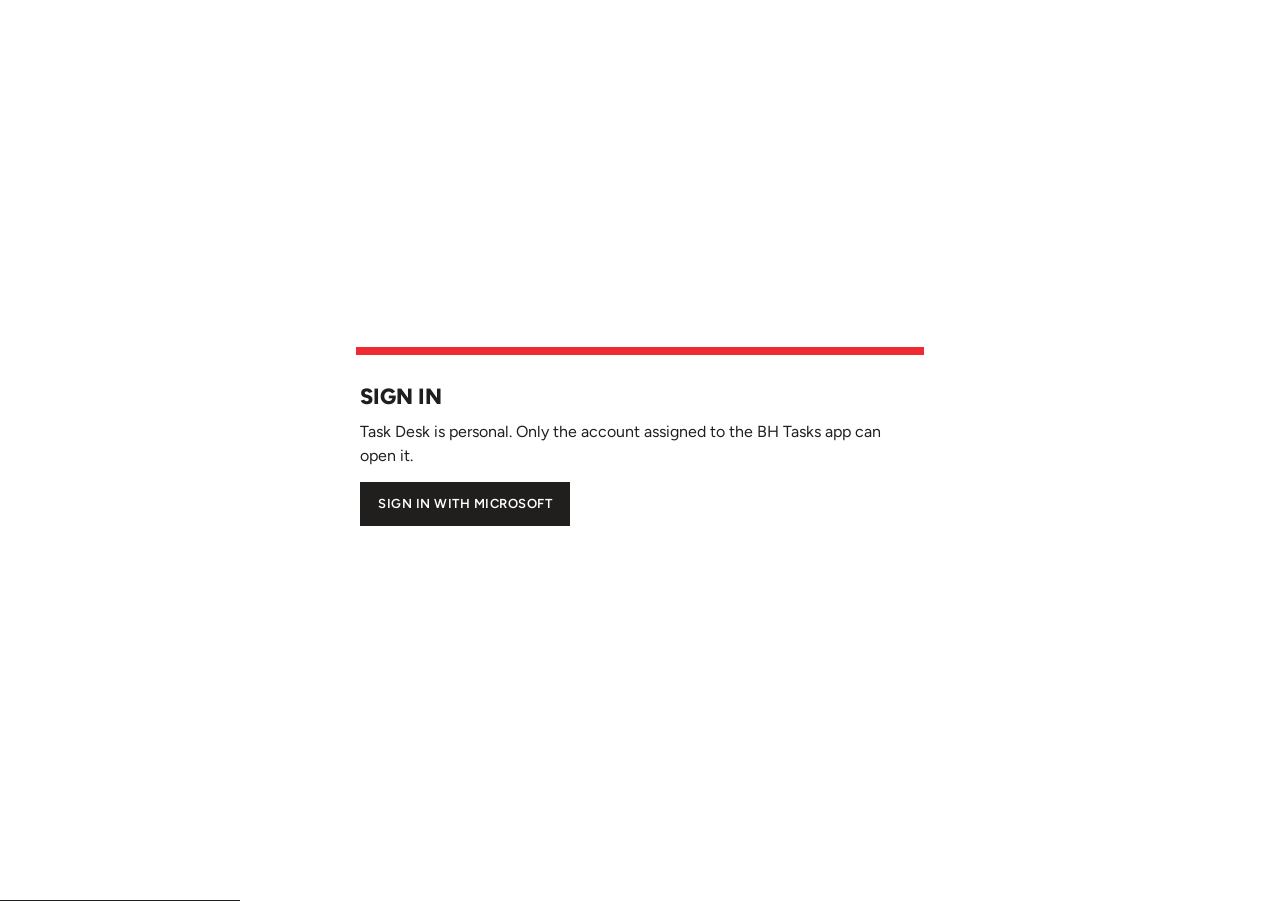
<file: tasks/index.html>
<!doctype html>
<html lang="en">
<head>
<meta charset="utf-8">
<meta name="viewport" content="width=device-width,initial-scale=1">
<title>Task Desk · Bailey-Harris</title>
<link rel="icon" href="[data-uri]">
<style>
/* Task Desk: Tiffany's own tracker. Mail, Teams and calendar triage, an Asana-style board,
   renewal and secret watchers, and a weekly time sheet. Shell styles come from /bh-shell.css. */
.tk-bar{display:flex;flex-wrap:wrap;gap:10px;align-items:center;padding:14px 40px;border-bottom:1px solid var(--bh-hairline,#e8e6e7)}
.tk-bar .bh-input{min-width:220px}
.tk-status{margin:0;padding:10px 40px 0;font-size:13px;color:var(--bh-ink-muted,#484b4d);min-height:20px}
.tk-wrap{padding:6px 40px 64px}
@media (max-width:960px){.tk-bar,.tk-status,.tk-wrap{padding-left:16px;padding-right:16px}.tk-bar .bh-input{min-width:0;flex:1 1 160px}}
.tk-sec{margin-top:24px}
.tk-sec>h2{display:flex;align-items:baseline;gap:10px;margin:0 0 4px;padding-bottom:6px;border-bottom:2px solid var(--bh-black,#211e1e);font-size:13px;font-weight:800;letter-spacing:.08em;text-transform:uppercase}
.tk-sec>h2 .n{color:var(--bh-ink-muted,#484b4d);font-weight:600}
.tk-row{display:grid;grid-template-columns:28px minmax(0,1fr) auto;gap:10px;align-items:center;padding:9px 2px;border-bottom:1px solid var(--bh-hairline,#e8e6e7)}
.tk-tt{font:600 14px/1.35 var(--bh-font);background:none;border:0;padding:0;text-align:left;color:inherit;cursor:pointer;overflow-wrap:anywhere}
.tk-tt:hover{text-decoration:underline}
.tk-meta{display:flex;gap:6px;flex-wrap:wrap;align-items:center;justify-content:flex-end}
.tk-check{width:20px;height:20px;margin:0;accent-color:#211e1e;cursor:pointer}
.tk-cols{display:grid;grid-template-columns:minmax(0,2fr) minmax(260px,1fr);gap:36px}
@media (max-width:1100px){.tk-cols{grid-template-columns:1fr}}
.tk-mt{display:grid;grid-template-columns:96px minmax(0,1fr);gap:8px;padding:8px 0;border-bottom:1px solid var(--bh-hairline,#e8e6e7);font-size:13.5px}
.tk-mt .t{font-weight:600;font-variant-numeric:tabular-nums}
.tk-mt a{overflow-wrap:anywhere}
.tk-days{display:grid;grid-template-columns:repeat(7,minmax(0,1fr));gap:1px;background:var(--bh-hairline,#e8e6e7);border:1px solid var(--bh-hairline,#e8e6e7);margin-top:10px}
.tk-days div{background:#fff;padding:8px;font-size:12px}
.tk-days b{display:block;font-size:11px;letter-spacing:.06em;text-transform:uppercase;color:var(--bh-ink-muted,#484b4d)}
.tk-days div.is-today{background:var(--bh-cream,#f2ece1)}
.tk-board{display:grid;gap:1px;background:var(--bh-hairline,#e8e6e7);border:1px solid var(--bh-hairline,#e8e6e7);margin-top:18px}
.tk-col{background:#fff;min-height:240px;display:flex;flex-direction:column;min-width:0}
.tk-col h3{margin:0;padding:12px 10px 10px;font-size:12px;font-weight:800;letter-spacing:.08em;text-transform:uppercase;border-bottom:2px solid var(--bh-black,#211e1e)}
.tk-col h3 span{color:var(--bh-ink-muted,#484b4d);font-weight:600;margin-left:4px}
.tk-colbody{padding:8px;display:flex;flex-direction:column;gap:8px;flex:1}
.tk-col.over .tk-colbody{background:var(--bh-cream,#f2ece1)}
.tk-card{display:block;width:100%;border:1px solid var(--bh-hairline,#e8e6e7);background:#fff;padding:10px;cursor:grab;text-align:left;font:inherit;color:inherit;box-sizing:border-box}
.tk-card:hover{border-color:var(--bh-black,#211e1e)}
.tk-card.dragging{opacity:.4}
.tk-card .tt{display:block;font-weight:600;font-size:13.5px;line-height:1.3;margin-bottom:6px;overflow-wrap:anywhere}
.tk-card .tk-meta{justify-content:flex-start}
@media (max-width:960px){.tk-board{grid-template-columns:1fr!important}.tk-col{min-height:0}}
.tk-mail{border:1px solid var(--bh-hairline,#e8e6e7);border-left:3px solid var(--bh-black,#211e1e);padding:14px 16px;margin-top:12px;display:grid;gap:8px}
.tk-mail .sub{font-weight:700;font-size:14.5px;overflow-wrap:anywhere}
.tk-mail .from{font-size:13px;color:var(--bh-ink-muted,#484b4d)}
.tk-mail .pv{color:var(--bh-ink-muted,#484b4d);font-size:13px;overflow-wrap:anywhere}
.tk-acts{display:flex;flex-wrap:wrap;gap:8px;align-items:center}
.tk-acts .bh-select,.tk-acts .bh-input{min-height:36px;font-size:13px}
.tk-sm{min-height:36px!important;padding:0 12px!important;font-size:12px!important}
.tk-chk{display:inline-flex;gap:6px;align-items:center;font-size:13px}
.tk-chk input{margin:0}
#drawer{position:fixed;inset:0;z-index:1100;background:rgba(33,30,30,.4);display:flex;justify-content:flex-end}
.tk-dr{width:min(640px,100%);height:100%;overflow:auto;background:#fff;border-left:3px solid var(--bh-black,#211e1e);padding:20px 22px 48px;box-sizing:border-box}
.tk-drh{display:flex;justify-content:space-between;align-items:center;gap:10px;margin-bottom:14px}
.tk-form{display:grid;grid-template-columns:1fr 1fr;gap:12px 14px}
.tk-form .full{grid-column:1/-1}
.tk-form .bh-label{display:block;margin-bottom:4px}
.tk-form .bh-input,.tk-form .bh-select{width:100%}
textarea.bh-input{min-height:84px;padding:10px 12px;resize:vertical;line-height:1.4}
@media (max-width:600px){.tk-form{grid-template-columns:1fr}}
.tk-subt{display:flex;gap:8px;align-items:center;padding:5px 0;border-bottom:1px solid var(--bh-hairline,#e8e6e7);font-size:13.5px}
.tk-subt span{flex:1;overflow-wrap:anywhere}
.tk-subt.done span{text-decoration:line-through;color:var(--bh-ink-muted,#484b4d)}
.tk-x{background:none;border:0;cursor:pointer;font:600 12px var(--bh-font);color:var(--bh-ink-muted,#484b4d);padding:4px 6px}
.tk-x:hover{color:var(--bh-black,#211e1e);text-decoration:underline}
.tk-emails a{display:block;padding:6px 0;border-bottom:1px solid var(--bh-hairline,#e8e6e7);font-size:13px;overflow-wrap:anywhere}
#gate{position:fixed;inset:0;z-index:1200;background:#fff;display:flex;align-items:center;justify-content:center;padding:20px}
.tk-gatebox{max-width:560px;border-top:8px solid var(--bh-red,#ed2b30);padding:28px 4px}
.tk-gatebox h2{margin:0 0 10px;font-size:22px;font-weight:800;text-transform:uppercase}
.tk-gatebox p{margin:0 0 14px;line-height:1.5}
.tk-gatebox code{font-size:12.5px;background:var(--bh-cream,#f2ece1);padding:1px 4px}
.tk-timer{display:flex;align-items:center;gap:10px;font-size:13px}
.tk-timer strong{font-variant-numeric:tabular-nums}
.tk-empty{padding:22px 0;color:var(--bh-ink-muted,#484b4d);font-size:14px}
.tk-note{font-size:12.5px;color:var(--bh-ink-muted,#484b4d);margin:8px 0 0;line-height:1.45}
.tk-err{font-size:13px;padding:10px 12px;background:var(--bh-warn-bg,#ffeb9c);color:var(--bh-warn-ink,#9c6500);margin-top:10px}
details.tk-more{margin-top:26px;border-top:1px solid var(--bh-hairline,#e8e6e7);padding-top:12px}
details.tk-more summary{cursor:pointer;font-weight:700;font-size:13px;letter-spacing:.04em;text-transform:uppercase}
.tk-regform{display:grid;grid-template-columns:repeat(4,minmax(0,1fr));gap:10px 12px;padding:16px;background:var(--bh-surface-muted,#e8e6e7);margin-top:14px}
.tk-regform .bh-label{display:block;margin-bottom:4px}
.tk-regform .bh-input,.tk-regform .bh-select{width:100%}
.tk-regform .w2{grid-column:span 2}.tk-regform .w4{grid-column:1/-1}
@media (max-width:900px){.tk-regform{grid-template-columns:1fr 1fr}.tk-regform .w2{grid-column:1/-1}}
.bh-table td.nw{white-space:nowrap}
.tk-tot td{font-weight:700;background:var(--bh-cream,#f2ece1)}
</style>
<link rel="stylesheet" href="/bh-shell.css">
<script src="/msal-browser.min.js"></script>
<script src="/bh-shell.js" defer></script>
</head>
<body class="bh-page">
<div class="bh-topbar"></div>
<header class="bh-header">
  <button class="bh-menu-btn" aria-label="Open menu" aria-expanded="false"><svg width="20" height="20" viewBox="0 0 20 20" aria-hidden="true"><path d="M2 5h16M2 10h16M2 15h16" stroke="currentColor" stroke-width="2"/></svg></button>
  <a href="/" aria-label="All desks"><img class="bh-logo" src="[data-uri]" alt="Bailey-Harris"></a>
  <div><h1 class="bh-desk-name">Task Desk</h1><div class="bh-desk-sub">Your work, your inbox, and what is about to expire</div></div>
  <div class="bh-header-spacer"></div>
  <div class="tk-timer" id="timerbox"></div>
  <div class="bh-asof"><span class="bh-label">Checked</span><strong id="asof">Not yet</strong></div>
  <button class="bh-btn" id="refresh" type="button">Check now</button>
  <div class="bh-avatar" id="avatar">TB</div>
</header>
<div class="bh-layout">
  <nav class="bh-side" id="side" aria-label="Task Desk views"></nav>
  <button class="bh-scrim" aria-label="Close menu"></button>
  <main class="bh-main">
    <div class="bh-kpis" id="kpis"></div>
    <div class="tk-bar" id="bar" hidden></div>
    <p class="tk-status" id="status" role="status"></p>
    <div class="tk-wrap" id="view"></div>
  </main>
</div>
<div id="drawer" hidden></div>
<div id="gate"><div class="tk-gatebox"><h2>Task Desk</h2><p>Loading.</p></div></div>

<script>
'use strict';
/* ================= configuration ================= */
const CFG={
  clientId:'baa9ec4b-09e9-45c6-a8fc-ce28c8393754',            /* the BH Tasks app registration (NOT the shared BH Dashboards app) */
  tenant:'848aa890-7982-4028-befa-3323d82583ce',
  site:'baileyharris.sharepoint.com:/sites/Dashboard',
  library:'TasksData',                         /* holds billy_reviews.json from the compliance pipeline */
  redirect:location.origin+'/tasks/'
};
const SCOPES=['User.Read','Sites.Selected','Mail.ReadWrite','Calendars.Read','Chat.Read',
  'Application.Read.All','DeviceManagementServiceConfig.Read.All','DeviceManagementApps.Read.All'];
const LISTS={tasks:'Tasks',rules:'TriageRules',seen:'TriageSeen',time:'TimeLog',reg:'Register'};
const BUCKETS=[['compliance','Compliance'],['it','IT & Entra'],['ai','AI & plugins'],['procore','Procore & DroneDeploy'],
  ['desks','Desks & dashboards'],['ops','Ops & process'],['renew','Renewals & certs'],['personal','Personal']];
const STATUS=[['next','Next'],['doing','Doing'],['waiting','Waiting on'],['later','Later'],['done','Done']];
const RECUR=[['','Does not repeat'],['weekly','Every week'],['biweekly','Every 2 weeks'],['monthly','Every month'],['quarterly','Every quarter'],['yearly','Every year']];
/* keyword evidence per bucket. Two or more hits = likely (pre-selected); one = weak (suggested, never pre-selected). */
const KW={
  compliance:['billy','coi','certificate of insurance','endorsement','additional insured','waiver of subrogation','compliance','attachment f','insurance','harvey','kennedy richter','premier design'],
  it:['entra','intune','mfa','password','laptop','printer','vpn','gpo','screenconnect','cloudable','grit','ticket','wifi','network','mapped drive','outlook','onedrive','computer','monitor','phone'],
  ai:['claude','chatgpt','copilot','openai','anthropic','plugin','gpt','roundtable',' ai ','prompt'],
  procore:['procore','dronedeploy','change event','pco','commitment','rfi','submittal','drone'],
  desks:['dashboard','desk','prequal','precon','sharepoint','power bi','ap desk','sub rating'],
  ops:['process','sop','procedure','pay app','computerease','sage','intacct','template','form','workflow'],
  renew:['renewal','renew','expir','subscription','auto-renew','your invoice is ready','contract end','token','certificate expires'],
  personal:[]
};
const NOISE=/(no-?reply|do-?not-?reply|notifications?@|notify@|mailer-daemon|newsletter|marketing@|digest@|news@|updates?@|info@|alerts?@|bounce)/i;
const WEEK_TARGET=32;
const MAILH={Prefer:'IdType="ImmutableId"'};   /* message ids survive being moved between folders */

/* ================= helpers ================= */
const $=s=>document.querySelector(s);
const esc=s=>String(s==null?'':s).replace(/[&<>"']/g,c=>({'&':'&amp;','<':'&lt;','>':'&gt;','"':'&quot;',"'":'&#39;'}[c]));
const bname=k=>(BUCKETS.find(b=>b[0]===k)||[k,'Unsorted'])[1];
const sname=k=>(STATUS.find(b=>b[0]===k)||[k,k])[1];
const pad=n=>String(n).padStart(2,'0');
const ymd=d=>d.getFullYear()+'-'+pad(d.getMonth()+1)+'-'+pad(d.getDate());
const today=()=>ymd(new Date());
const addDays=(d,n)=>{const x=new Date(d);x.setDate(x.getDate()+n);return x;};
const d10=s=>String(s||'').slice(0,10);
function dayDiff(s){ if(!s) return null; const a=new Date(today()+'T00:00:00'), b=new Date(d10(s)+'T00:00:00'); return Math.round((b-a)/864e5); }
const fmtD=s=>s?new Date(d10(s)+'T12:00:00').toLocaleDateString('en-US',{month:'short',day:'numeric',year:dayDiff(s)>300||dayDiff(s)<-300?'numeric':undefined}):'';
const fmtDow=s=>new Date(d10(s)+'T12:00:00').toLocaleDateString('en-US',{weekday:'short',month:'short',day:'numeric'});
const fmtT=d=>new Date(d).toLocaleTimeString('en-US',{hour:'numeric',minute:'2-digit'});
const uid=p=>p+Date.now().toString(36)+Math.random().toString(36).slice(2,7);
const nowIso=()=>new Date().toISOString();
const hrs=m=>(Math.round(m/6)/10).toFixed(1);
const store={get(k,d){try{const v=localStorage.getItem('bh-tasks-'+k);return v==null?d:JSON.parse(v);}catch(_){return d;}},
             set(k,v){try{localStorage.setItem('bh-tasks-'+k,JSON.stringify(v));}catch(_){}}};
const opts=(list,v)=>list.map(o=>'<option value="'+esc(o[0])+'"'+(o[0]===v?' selected':'')+'>'+esc(o[1])+'</option>').join('');
const stripHtml=h=>(new DOMParser().parseFromString(String(h||''),'text/html').body.textContent||'').replace(/\s+/g,' ').trim();

const S={me:null,view:store.get('view','today'),bucket:'all',q:'',showDone:false,open:null,edit:null,
  queue:[],excluded:[],meetings:[],watch:[],watchErr:{},billy:null,weekOff:0,busy:false,
  errs:{},checkedAt:null,regEdit:null,drag:null};

function msg(t){ $('#status').textContent=t||''; }
function gate(title,html){
  const g=$('#gate'); g.hidden=false;
  g.innerHTML='<div class="tk-gatebox"><h2>'+esc(title)+'</h2>'+html+'</div>';
  return g;
}

/* ================= auth + Graph ================= */
let MS=null, ACCT=null;
async function token(){
  try{ return (await MS.acquireTokenSilent({scopes:SCOPES,account:ACCT})).accessToken; }
  catch(e){
    if(window.msal && e instanceof msal.InteractionRequiredAuthError){ await MS.acquireTokenRedirect({scopes:SCOPES,account:ACCT}); }
    throw e;
  }
}
async function gx(path,o={}){
  const t=await token();
  const url=/^https?:/.test(path)?path:('https://graph.microsoft.com/'+(o.beta?'beta':'v1.0')+path);
  const h=Object.assign({Authorization:'Bearer '+t},o.body?{'Content-Type':'application/json'}:{},o.headers||{});
  const r=await fetch(url,{method:o.method||'GET',headers:h,body:o.body?JSON.stringify(o.body):undefined});
  if(r.status===204) return null;
  if(o.text){ if(!r.ok){ const e=new Error('HTTP '+r.status); e.status=r.status; throw e; } return r.text(); }
  let j=null; try{ j=await r.json(); }catch(_){}
  if(!r.ok){ const e=new Error((j&&j.error&&j.error.message)||('HTTP '+r.status)); e.status=r.status; e.code=j&&j.error&&j.error.code; throw e; }
  return j;
}
async function pages(path,o,max){
  const out=[]; let url=path;
  while(url && out.length<(max||500)){ const j=await gx(url,o); out.push(...((j&&j.value)||[])); url=j&&j['@odata.nextLink']; }
  return out;
}
function errText(e,what){
  if(e&&e.status===403) return what+': access denied (403). Check that admin consent was granted for this permission on the BH Tasks app.';
  if(e&&e.status===401) return what+': sign-in expired. Reload the page.';
  return what+': '+((e&&e.message)||e);
}

/* ================= SharePoint list store (Title = id, Payload = JSON) ================= */
let SITE=null; const LID={}; const DB={};
async function initStore(){
  const s=await gx('/sites/'+CFG.site); SITE=s.id;
  const l=await gx('/sites/'+SITE+'/lists?$select=id,displayName,name&$top=200');
  ((l&&l.value)||[]).forEach(x=>{ LID[x.displayName]=x.id; if(x.name&&!LID[x.name]) LID[x.name]=x.id; });
  return Object.values(LISTS).filter(n=>!LID[n]);
}
const itemsUrl=c=>'/sites/'+SITE+'/lists/'+LID[LISTS[c]]+'/items';
async function load(c){
  const m=new Map();
  const rows=await pages(itemsUrl(c)+'?$expand=fields($select=Title,Payload)&$top=999',{},100000);
  for(const it of rows){ const f=it.fields||{}; if(!f.Payload||!f.Title) continue; try{ m.set(f.Title,{sp:it.id,data:JSON.parse(f.Payload)}); }catch(_){} }
  DB[c]=m; return m;
}
async function put(c,key,data){
  const fields={Title:String(key),Payload:JSON.stringify(data)}; const ex=DB[c].get(key);
  if(ex){ await gx(itemsUrl(c)+'/'+ex.sp+'/fields',{method:'PATCH',body:fields}); ex.data=data; }
  else{ const r=await gx(itemsUrl(c),{method:'POST',body:{fields}}); DB[c].set(key,{sp:r.id,data}); }
}
async function del(c,key){ const ex=DB[c].get(key); if(!ex) return; await gx(itemsUrl(c)+'/'+ex.sp,{method:'DELETE'}); DB[c].delete(key); }

/* ================= tasks ================= */
const tasks=()=>[...(DB.tasks||new Map()).entries()].map(([id,v])=>Object.assign({id},v.data));
const task=id=>{ const v=DB.tasks&&DB.tasks.get(id); return v?Object.assign({id},JSON.parse(JSON.stringify(v.data))):null; };
const openTasks=()=>tasks().filter(t=>t.status!=='done');
async function saveTask(t){ const d=Object.assign({},t); const id=d.id; delete d.id; d.updatedAt=nowIso(); if(!d.createdAt) d.createdAt=d.updatedAt; await put('tasks',id,d); }
function newTask(p){ return Object.assign({id:uid('t'),title:'',bucket:'',status:'next',priority:'normal',due:'',recur:'',waitOn:'',waitSince:'',subtasks:[],notes:'',links:[],emails:[],source:'manual',hasNew:false},p||{}); }
function nextDue(d,r){
  const x=new Date((d||today())+'T12:00:00');
  if(r==='weekly') x.setDate(x.getDate()+7); else if(r==='biweekly') x.setDate(x.getDate()+14);
  else if(r==='monthly') x.setMonth(x.getMonth()+1); else if(r==='quarterly') x.setMonth(x.getMonth()+3);
  else if(r==='yearly') x.setFullYear(x.getFullYear()+1);
  return ymd(x);
}
async function completeTask(id){
  const t=task(id); if(!t) return;
  await stopTimerFor(id);
  t.status='done'; t.doneAt=nowIso(); t.hasNew=false;
  await saveTask(t);
  let synced=0;
  for(const e of (t.emails||[])){
    if(e.kind!=='mail'||!e.id) continue;
    try{
      const m=await gx('/me/messages/'+encodeURIComponent(e.id)+'?$select=flag',{headers:MAILH});
      if(m&&m.flag&&m.flag.flagStatus==='flagged'){ await gx('/me/messages/'+encodeURIComponent(e.id),{method:'PATCH',headers:MAILH,body:{flag:{flagStatus:'complete'}}}); synced++; }
    }catch(_){}
  }
  let rep='';
  if(t.recur){
    const nt=newTask({title:t.title,bucket:t.bucket,priority:t.priority,recur:t.recur,notes:t.notes,links:t.links||[],
      due:nextDue(t.due||today(),t.recur),subtasks:(t.subtasks||[]).map(s=>({t:s.t,done:false}))});
    await saveTask(nt); rep=' Next one due '+fmtD(nt.due)+'.';
  }
  msg('Done: '+t.title+'.'+(synced?' Outlook flag'+(synced>1?'s':'')+' marked complete.':'')+rep);
}

/* ================= time log ================= */
const timeRows=()=>[...(DB.time||new Map()).entries()].map(([id,v])=>Object.assign({id},v.data));
const running=()=>timeRows().find(r=>!r.end);
async function startTimer(tid){
  const t=task(tid); if(!t) return;
  const r=running(); if(r) await stopTimer(r);
  await put('time',uid('m'),{task:t.id,title:t.title,bucket:t.bucket,start:nowIso(),end:null,mins:0,note:''});
  if(t.status==='next'||t.status==='later'){ t.status='doing'; await saveTask(t); }
  msg('Timer started on '+t.title+'.');
}
async function stopTimer(r){
  r=r||running(); if(!r) return;
  const d=Object.assign({},r); const id=d.id; delete d.id;
  d.end=nowIso(); d.mins=Math.max(1,Math.round((new Date(d.end)-new Date(d.start))/6e4));
  await put('time',id,d);
}
async function stopTimerFor(tid){ const r=running(); if(r&&r.task===tid) await stopTimer(r); }
async function logMins(tid,mins,date,start){
  const t=task(tid); if(!t||!(mins>0)) return;
  const st=new Date(date+'T'+(start||'08:00')+':00'); const en=new Date(st.getTime()+mins*6e4);
  await put('time',uid('m'),{task:t.id,title:t.title,bucket:t.bucket,start:st.toISOString(),end:en.toISOString(),mins:Math.round(mins),note:''});
}
const minsFor=tid=>timeRows().filter(r=>r.task===tid).reduce((a,r)=>a+(r.end?r.mins:Math.round((Date.now()-new Date(r.start))/6e4)),0);
function weekRange(off){
  const d=new Date(); d.setHours(0,0,0,0); const dow=(d.getDay()+6)%7; d.setDate(d.getDate()-dow+off*7);
  return [d,addDays(d,7)];
}

/* ================= mail + Teams triage ================= */
const MSEL='id,conversationId,subject,from,toRecipients,ccRecipients,receivedDateTime,webLink,flag,bodyPreview';
function ruleFor(addr){ const dom=addr.split('@')[1]||''; const r=DB.rules.get('from:'+addr)||DB.rules.get('dom:'+dom); return r?r.data:null; }
function suggest(text){
  let best='',score=0;
  for(const [b,words] of Object.entries(KW)){ let s=0; for(const w of words) if(text.includes(w)) s++; if(s>score){score=s;best=b;} }
  return {best,score};
}
function classifyMail(m,me){
  const addr=((m.from&&m.from.emailAddress&&m.from.emailAddress.address)||'').toLowerCase();
  const rule=ruleFor(addr);
  const hasMe=list=>(list||[]).some(r=>((r.emailAddress&&r.emailAddress.address)||'').toLowerCase()===me);
  const rel=hasMe(m.toRecipients)?'to':hasMe(m.ccRecipients)?'cc':'list';
  const text=(' '+(m.subject||'')+' '+(m.bodyPreview||'')+' '+addr+' ').toLowerCase();
  const sg=suggest(text);
  let bucket='',ev='none';
  if(rule&&rule.bucket){ bucket=rule.bucket; ev='exact'; }
  else if(/billyforinsurance/.test(addr)){ bucket='compliance'; ev='exact'; }
  else if(sg.score>=2){ bucket=sg.best; ev='likely'; }
  else if(sg.score===1){ bucket=sg.best; ev='weak'; }
  return {kind:'mail',id:m.id,conv:m.conversationId||'',subject:m.subject||'(no subject)',
    from:(m.from&&m.from.emailAddress&&m.from.emailAddress.name)||addr,addr,received:m.receivedDateTime,link:m.webLink||'',
    preview:m.bodyPreview||'',flagged:!!m._fl,due:(m.flag&&m.flag.dueDateTime&&m.flag.dueDateTime.dateTime)?d10(m.flag.dueDateTime.dateTime):'',
    rel,bucket,ev,rule,noise:NOISE.test(addr)&&!(rule&&rule.bucket)};
}
const refOf=it=>({kind:it.kind,id:it.id,conv:it.conv,subject:it.subject,from:it.from,received:it.received,link:it.link});
async function checkMail(){
  const me=(S.me.mail||S.me.userPrincipalName||'').toLowerCase();
  const days=store.get('window',14);
  const since=new Date(Date.now()-days*864e5).toISOString();
  const inbox=await pages('/me/mailFolders/inbox/messages?$filter=receivedDateTime ge '+since+'&$orderby=receivedDateTime desc&$top=100&$select='+MSEL,{headers:MAILH},500);
  let flagged=[];
  try{ flagged=await pages("/me/messages?$filter=flag/flagStatus eq 'flagged'&$top=100&$select="+MSEL,{headers:MAILH},300); }catch(e){ S.errs.flag=errText(e,'Flagged mail'); }
  const all=new Map();
  inbox.forEach(m=>all.set(m.id,m));
  flagged.forEach(m=>{ const x=all.get(m.id)||m; x._fl=true; all.set(m.id,x); });
  const byConv=new Map(); openTasks().forEach(t=>(t.emails||[]).forEach(e=>{ if(e.conv) byConv.set(e.conv,t.id); }));
  const q=[],ex=[]; let attached=0, auto=0;
  for(const m of all.values()){
    const addr=((m.from&&m.from.emailAddress&&m.from.emailAddress.address)||'').toLowerCase();
    if(!addr||addr===me) continue;
    const seen=DB.seen.get(m.id);
    if(seen && !(seen.data.state==='snooze' && seen.data.until && seen.data.until<=today())) continue;
    const tid=m.conversationId&&byConv.get(m.conversationId);
    if(tid){
      const t=task(tid);
      if(t && !(t.emails||[]).some(e=>e.id===m.id)){ t.emails=(t.emails||[]).concat([refOf(classifyMail(m,me))]); t.hasNew=true; await saveTask(t); }
      await put('seen',m.id,{state:'attached',task:tid,at:nowIso()}); attached++; continue;
    }
    const it=classifyMail(m,me);
    if(it.rule&&it.rule.action==='ignore'){ ex.push(Object.assign(it,{why:'Sender is on your ignore list'})); continue; }
    if(it.rule&&it.rule.auto&&it.rule.bucket){
      const t=newTask({title:cleanSubj(it.subject),bucket:it.rule.bucket,priority:it.flagged?'high':'normal',due:it.due,emails:[refOf(it)],source:'mail'});
      await saveTask(t); await put('seen',it.id,{state:'task',task:t.id,at:nowIso()}); auto++; continue;
    }
    if(it.noise && !it.flagged){ ex.push(Object.assign(it,{why:'Automated sender'})); continue; }
    q.push(it);
  }
  S.queue=S.queue.filter(x=>x.kind!=='mail').concat(q);
  S.excluded=ex;
  return {attached,auto};
}
async function checkTeams(){
  const days=store.get('window',14); const since=Date.now()-days*864e5;
  const chats=await gx('/me/chats?$top=50&$expand=lastMessagePreview&$orderby=lastMessagePreview/createdDateTime desc');
  const recent=((chats&&chats.value)||[]).filter(c=>c.lastMessagePreview&&new Date(c.lastMessagePreview.createdDateTime)>=since).slice(0,25);
  const q=[];
  for(const c of recent){
    let msgs=[]; try{ const j=await gx('/chats/'+encodeURIComponent(c.id)+'/messages?$top=30'); msgs=(j&&j.value)||[]; }catch(_){ continue; }
    for(const m of msgs){
      if(!m.createdDateTime||new Date(m.createdDateTime)<since) continue;
      const fromId=m.from&&m.from.user&&m.from.user.id; if(!fromId||fromId===S.me.id) continue;
      if(!(m.mentions||[]).some(x=>x.mentioned&&x.mentioned.user&&x.mentioned.user.id===S.me.id)) continue;
      const key='tm:'+m.id; const seen=DB.seen.get(key);
      if(seen && !(seen.data.state==='snooze' && seen.data.until && seen.data.until<=today())) continue;
      const body=stripHtml(m.body&&m.body.content);
      const sg=suggest((' '+body+' ').toLowerCase());
      q.push({kind:'teams',id:key,conv:'chat:'+c.id,subject:c.topic||('Chat with '+((m.from.user&&m.from.user.displayName)||'someone')),
        from:(m.from.user&&m.from.user.displayName)||'',addr:'',received:m.createdDateTime,link:m.webUrl||'',preview:body.slice(0,280),
        flagged:false,due:'',rel:'mention',bucket:sg.score>=2?sg.best:'',ev:sg.score>=2?'likely':sg.score===1?'weak':'none',sugg:sg.best});
    }
  }
  S.queue=S.queue.filter(x=>x.kind!=='teams').concat(q);
}
async function checkCalendar(){
  const st=new Date(); st.setHours(0,0,0,0); const en=addDays(st,7);
  const rows=await pages('/me/calendarView?startDateTime='+st.toISOString()+'&endDateTime='+en.toISOString()+
    '&$select=subject,start,end,location,isAllDay,showAs,webLink,isCancelled&$orderby=start/dateTime&$top=100',
    {headers:{Prefer:'outlook.timezone="Central Standard Time"'}},300);
  S.meetings=rows.filter(m=>!m.isCancelled).map(m=>({subject:m.subject||'(no title)',start:String(m.start.dateTime).slice(0,19),end:String(m.end.dateTime).slice(0,19),
    allDay:!!m.isAllDay,where:(m.location&&m.location.displayName)||'',link:m.webLink||'',showAs:m.showAs}));
}
const cleanSubj=s=>String(s||'').replace(/^\s*((re|fw|fwd)\s*:\s*)+/i,'').trim()||'(no subject)';

/* ================= watchers: Entra creds, Apple tokens, register, Billy ================= */
const ENTRA_URL=a=>'https://entra.microsoft.com/#view/Microsoft_AAD_RegisteredApps/ApplicationMenuBlade/~/Credentials/appId/'+a;
async function runWatchers(){
  const out=[]; S.watchErr={};
  try{
    const apps=await pages('/applications?$select=id,appId,displayName,passwordCredentials,keyCredentials&$top=999',{},3000);
    const seenKeys=new Set();
    for(const a of apps){
      for(const c of (a.passwordCredentials||[])){ seenKeys.add(c.keyId); out.push({key:'entra:'+c.keyId,name:a.displayName+' · '+(c.displayName||'client secret'),kind:'Client secret',source:'Entra app',expires:c.endDateTime,url:ENTRA_URL(a.appId),
        how:'Add a new secret on the app, update every place that uses it (check the Register for GitHub, Cloudflare, n8n), confirm it works, then delete the old one.'}); }
      for(const c of (a.keyCredentials||[])){ seenKeys.add(c.keyId); out.push({key:'entra:'+c.keyId,name:a.displayName+' · '+(c.displayName||'certificate'),kind:'Certificate',source:'Entra app',expires:c.endDateTime,url:ENTRA_URL(a.appId),
        how:'Upload the renewed certificate to the app, switch whatever signs with it, then remove the old certificate.'}); }
    }
    try{
      const sps=await pages('/servicePrincipals?$select=id,appId,displayName,keyCredentials,preferredSingleSignOnMode&$top=999',{},5000);
      for(const s of sps){ if(s.preferredSingleSignOnMode!=='saml') continue;
        for(const c of (s.keyCredentials||[])){ if(c.usage!=='Sign'||seenKeys.has(c.keyId)) continue; seenKeys.add(c.keyId);
          out.push({key:'entra:'+c.keyId,name:s.displayName+' · SAML signing certificate',kind:'SAML certificate',source:'Entra enterprise app',expires:c.endDateTime,
            url:'https://entra.microsoft.com/#view/Microsoft_AAD_IAM/ManagedAppMenuBlade/~/SignOn/objectId/'+s.id+'/appId/'+s.appId,
            how:'Create a new SAML signing certificate, give the new metadata to the vendor, make it active, then remove the old one.'}); } }
    }catch(e){ S.watchErr.sp=errText(e,'Enterprise app SAML certificates'); }
  }catch(e){ S.watchErr.entra=errText(e,'Entra app secrets (Application.Read.All)'); }
  try{
    const ap=await gx('/deviceManagement/applePushNotificationCertificate');
    if(ap&&ap.expirationDateTime) out.push({key:'apple:apns',name:'Apple MDM push certificate'+(ap.appleIdentifier?' ('+ap.appleIdentifier+')':''),kind:'Apple push certificate',source:'Intune',expires:ap.expirationDateTime,url:'https://intune.microsoft.com/',
      how:'Intune › Devices › Enrollment › Apple › MDM Push Certificate. Renew it with the SAME Apple ID'+(ap.appleIdentifier?' ('+ap.appleIdentifier+')':'')+'. Creating a new certificate, or using a different Apple ID, means every Apple device has to re-enroll.'});
  }catch(e){ if(e.status!==404) S.watchErr.apns=errText(e,'Apple push certificate (DeviceManagementServiceConfig.Read.All)'); }
  try{
    const dep=await gx('/deviceManagement/depOnboardingSettings',{beta:true});
    ((dep&&dep.value)||[]).forEach(d=>{ if(d.tokenExpirationDateTime) out.push({key:'apple:dep:'+d.id,name:'Apple Business Manager token · '+(d.tokenName||d.appleIdentifier||'enrollment'),kind:'ABM / ADE token',source:'Intune',expires:d.tokenExpirationDateTime,url:'https://business.apple.com/',
      how:'In Apple Business Manager, go to your account › Preferences › Your MDM Servers › the Intune server › Download Token. Then upload the .p7m in Intune › Devices › Enrollment › Apple › Enrollment program tokens › Renew token.'}); });
  }catch(e){ if(e.status!==404) S.watchErr.dep=errText(e,'ABM enrollment token'); }
  try{
    const vpp=await gx('/deviceAppManagement/vppTokens');
    ((vpp&&vpp.value)||[]).forEach(v=>{ if(v.expirationDateTime) out.push({key:'apple:vpp:'+v.id,name:'Apple VPP content token · '+(v.organizationName||v.appleId||''),kind:'VPP token',source:'Intune',expires:v.expirationDateTime,url:'https://business.apple.com/',
      how:'In Apple Business Manager, go to Preferences › Payments and Billing › Server Tokens and download the token. Then upload it in Intune › Tenant administration › Connectors and tokens › Apple VPP tokens.'}); });
  }catch(e){ if(e.status!==404) S.watchErr.vpp=errText(e,'Apple VPP token (DeviceManagementApps.Read.All)'); }
  for(const [id,v] of DB.reg.entries()){
    const r=v.data; if(!r.expires) continue;
    out.push({key:'reg:'+id,name:r.name,kind:r.kind||'Other',source:'Register'+(r.where?' · '+r.where:''),expires:r.expires,url:r.url||'',autoRenew:!!r.autoRenew,
      how:[r.usedBy?'Used by: '+r.usedBy:'',r.rotate?'How to renew: '+r.rotate:'',r.autoRenew?'Set to auto-renew. Confirm the card or price before it does.':''].filter(Boolean).join('\n')});
  }
  try{ S.billy=await readBilly(); }catch(e){ S.billy=null; if(e.status!==404) S.watchErr.billy=errText(e,'Billy reviews file'); }
  out.sort((a,b)=>String(a.expires).localeCompare(String(b.expires)));
  S.watch=out;
}
async function readBilly(){
  const drives=await gx('/sites/'+SITE+'/drives?$select=id,name');
  const d=((drives&&drives.value)||[]).find(x=>x.name===CFG.library);
  if(!d){ const e=new Error('no '+CFG.library+' library'); e.status=404; throw e; }
  const txt=await gx('/drives/'+d.id+'/root:/billy_reviews.json:/content',{text:true});
  return JSON.parse(txt);
}
const stageOf=d=>d<=0?0:d<=7?7:d<=14?14:d<=30?30:d<=60?60:null;
async function syncWatchTasks(){
  let made=0,bumped=0;
  for(const w of S.watch){
    const d=dayDiff(w.expires); if(d==null) continue;
    if(d>(w.autoRenew?30:60)||d<-30) continue;
    const st=stageOf(d), key=w.key+'@'+d10(w.expires), pr=d<=14?'high':'normal';
    const ex=tasks().find(t=>t.watchKey===key);
    if(!ex){
      const due=d>7?ymd(addDays(new Date(d10(w.expires)+'T12:00:00'),-7)):d10(w.expires);
      await saveTask(newTask({title:(d<=0?'Expired: ':'Renew: ')+w.name,bucket:'renew',priority:pr,due,source:'watch',watchKey:key,stage:st,
        notes:[w.kind+' · '+w.source,'Expires '+fmtD(w.expires),w.how||''].filter(Boolean).join('\n'),links:w.url?[w.url]:[]}));
      made++;
    }else if(ex.status!=='done' && ex.stage!=null && st<ex.stage){
      ex.stage=st; ex.priority=pr; ex.hasNew=true; if(d<=0) ex.title=ex.title.replace(/^Renew:/,'Expired:');
      await saveTask(ex); bumped++;
    }
  }
  /* Billy (BH account only): one rolling task that tracks the review queue */
  const items=(S.billy&&Array.isArray(S.billy.items))?S.billy.items:null;
  if(items){
    const open=openTasks().find(t=>t.watchKey==='billy:queue');
    const notes='Billy · Bailey-Harris account'+(S.billy.asOf?' · as of '+fmtD(S.billy.asOf):'')+'\n'+
      items.slice(0,40).map(i=>'- '+[i.vendor,i.project,i.document].filter(Boolean).join(' · ')+(i.submitted?' (submitted '+fmtD(i.submitted)+')':'')).join('\n');
    if(items.length && !open){ await saveTask(newTask({title:'Billy reviews waiting ('+items.length+')',bucket:'compliance',priority:items.length>10?'high':'normal',due:today(),source:'watch',watchKey:'billy:queue',notes,links:['https://app.billyforinsurance.com/']})); made++; }
    else if(open && items.length){ const n='Billy reviews waiting ('+items.length+')'; if(open.title!==n){ open.title=n; open.notes=notes; open.hasNew=true; await saveTask(open); bumped++; } }
    else if(open && !items.length){ open.status='done'; open.doneAt=nowIso(); open.notes+='\nQueue cleared.'; await saveTask(open); }
  }
  return {made,bumped};
}

/* ================= refresh ================= */
async function refreshAll(){
  if(S.busy) return; S.busy=true; $('#refresh').disabled=true; S.errs={};
  const parts=[];
  try{
    msg('Checking mail…');
    try{ const r=await checkMail(); if(r.attached) parts.push(r.attached+' repl'+(r.attached===1?'y':'ies')+' added to existing tasks'); if(r.auto) parts.push(r.auto+' auto-filed'); }catch(e){ S.errs.mail=errText(e,'Mail'); }
    if(store.get('teams',true)){ msg('Checking Teams…'); try{ await checkTeams(); }catch(e){ S.errs.teams=errText(e,'Teams chats'); } }
    msg('Reading calendar…'); try{ await checkCalendar(); }catch(e){ S.errs.cal=errText(e,'Calendar'); }
    msg('Checking expirations…'); try{ await runWatchers(); const w=await syncWatchTasks(); if(w.made) parts.push(w.made+' renewal task'+(w.made===1?'':'s')+' created'); if(w.bumped) parts.push(w.bumped+' escalated'); }catch(e){ S.errs.watch=errText(e,'Watchers'); }
    S.checkedAt=new Date(); $('#asof').textContent=fmtT(S.checkedAt);
    const nErr=Object.keys(S.errs).length+Object.keys(S.watchErr).length;
    msg(S.queue.length+' to triage, '+S.excluded.length+' left out as automated'+(parts.length?'. '+parts.join(', '):'')+'.'+(nErr?' '+nErr+' source'+(nErr>1?'s':'')+' had a problem, see Inbox or Watchers.':''));
  }finally{ S.busy=false; $('#refresh').disabled=false; render(); }
}

/* ================= rendering ================= */
function chipDue(t){
  if(!t.due||t.status==='done') return '';
  const d=dayDiff(t.due);
  const cls=d<0?' is-bad':d===0?' is-warn':'';
  return '<span class="bh-chip'+cls+'">'+(d<0?'Overdue · ':d===0?'Today':'')+(d===0?'':fmtD(t.due))+'</span>';
}
function metaChips(t,full){
  const c=[];
  if(t.hasNew) c.push('<span class="bh-chip is-warn">'+(t.source==='watch'?'Escalated':'New reply')+'</span>');
  if(t.priority==='high') c.push('<span class="bh-chip">High</span>');
  c.push(chipDue(t));
  if(t.status==='waiting'&&t.waitOn){ const w=t.waitSince?-dayDiff(t.waitSince):null; c.push('<span class="bh-chip'+(w!=null&&w>=7?' is-warn':'')+'">'+esc(t.waitOn)+(w!=null?' · '+w+'d':'')+'</span>'); }
  if(full&&t.bucket) c.push('<span class="bh-chip">'+esc(bname(t.bucket))+'</span>');
  if(t.recur) c.push('<span class="bh-chip">Repeats</span>');
  const st=(t.subtasks||[]); if(st.length) c.push('<span class="bh-chip">'+st.filter(s=>s.done).length+'/'+st.length+'</span>');
  if(t.emails&&t.emails.length) c.push('<span class="bh-chip">'+t.emails.length+' msg</span>');
  const r=running(); if(r&&r.task===t.id) c.push('<span class="bh-chip is-ok">Timing</span>');
  return c.join('');
}
function row(t){
  return '<div class="tk-row"><input type="checkbox" class="tk-check" data-act="done" data-id="'+esc(t.id)+'" aria-label="Mark done"'+(t.status==='done'?' checked disabled':'')+'>'+
    '<button class="tk-tt" data-act="open" data-id="'+esc(t.id)+'">'+esc(t.title)+'</button><div class="tk-meta">'+metaChips(t,true)+'</div></div>';
}
function filtered(){
  const q=S.q.trim().toLowerCase();
  return tasks().filter(t=>(S.bucket==='all'||t.bucket===S.bucket)&&(!q||[t.title,t.notes,t.waitOn,bname(t.bucket)].join(' ').toLowerCase().includes(q)));
}
const byDue=(a,b)=>(a.due||'9999').localeCompare(b.due||'9999')||(a.priority==='high'?-1:0)-(b.priority==='high'?-1:0)||a.title.localeCompare(b.title);

function renderSide(){
  const ov=openTasks().filter(t=>t.due&&dayDiff(t.due)<=0).length;
  const exp=S.watch.filter(w=>{const d=dayDiff(w.expires);return d!=null&&d<=30;}).length;
  const items=[['today','Today',ov],['inbox','Inbox triage',S.queue.length],['board','Board',0],['list','List',0],['watch','Watchers',exp],['time','Time',0],['register','Register',0]];
  $('#side').innerHTML='<button class="bh-side-close" aria-label="Close menu"><svg width="16" height="16" viewBox="0 0 16 16" aria-hidden="true"><path d="M3 3l10 10M13 3L3 13" stroke="currentColor" stroke-width="2"/></svg></button>'+
    '<div class="bh-side-h">Views</div>'+items.map(i=>'<button class="bh-side-item" data-view="'+i[0]+'"'+(S.view===i[0]?' aria-current="page"':'')+'>'+i[1]+(i[2]?'<span class="bh-count">'+i[2]+'</span>':'')+'</button>').join('')+
    '<div class="bh-side-divider"></div><div class="bh-side-h">Other desks</div>'+
    '<a class="bh-side-item" href="/">All desks</a><a class="bh-side-item" href="/ap/">AP Desk</a><a class="bh-side-item" href="/prequal/">Prequal Desk</a><a class="bh-side-item" href="/precon/">Precon Desk</a>';
}
function renderKpis(){
  const op=openTasks();
  const due=op.filter(t=>t.due&&dayDiff(t.due)<=0).length;
  const wait=op.filter(t=>t.status==='waiting').length;
  const exp=S.watch.filter(w=>{const d=dayDiff(w.expires);return d!=null&&d<=30;}).length;
  const [a,b]=weekRange(0); const mins=timeRows().filter(r=>new Date(r.start)>=a&&new Date(r.start)<b).reduce((s,r)=>s+(r.end?r.mins:Math.round((Date.now()-new Date(r.start))/6e4)),0);
  const k=[['To triage',S.queue.length,''],['Due or overdue',due,due?'is-warn':''],['Waiting on others',wait,''],['Expiring in 30 days',exp,exp?'is-bad':''],['Hours this week',hrs(mins)+' / '+WEEK_TARGET,'']];
  $('#kpis').innerHTML=k.map(x=>'<div class="bh-kpi"><div class="bh-label">'+x[0]+'</div><div class="bh-kpi-value '+x[2]+'">'+x[1]+'</div></div>').join('');
}
function renderTimer(){
  const r=running();
  $('#timerbox').innerHTML=r?'<span class="bh-label">Timer</span><strong>'+esc(r.title.slice(0,40))+' · '+Math.floor((Date.now()-new Date(r.start))/36e5)+':'+pad(Math.floor((Date.now()-new Date(r.start))/6e4)%60)+'</strong><button class="bh-btn-outline tk-sm" data-act="stoptimer">Stop</button>':'';
}
function renderBar(){
  const bar=$('#bar');
  if(!['board','list'].includes(S.view)){ bar.hidden=true; return; }
  bar.hidden=false;
  bar.innerHTML='<select class="bh-select" id="fbucket" aria-label="Bucket">'+opts([['all','All buckets']].concat(BUCKETS),S.bucket)+'</select>'+
    '<input class="bh-input" id="fq" type="search" placeholder="Search tasks" value="'+esc(S.q)+'" aria-label="Search tasks">'+
    '<label class="tk-chk"><input type="checkbox" id="fdone"'+(S.showDone?' checked':'')+'> Show done</label>'+
    '<span style="flex:1"></span><button class="bh-btn-outline tk-sm" data-act="new">Add task</button>';
}
function render(){
  if(!DB.tasks) return;
  renderSide(); renderKpis(); renderTimer(); renderBar();
  const v=$('#view');
  const f={today:vToday,inbox:vInbox,board:vBoard,list:vList,watch:vWatch,time:vTime,register:vRegister}[S.view]||vToday;
  v.innerHTML=f();
  renderDrawer();
}

function sec(title,list,empty){
  return '<section class="tk-sec"><h2>'+esc(title)+' <span class="n">'+list.length+'</span></h2>'+(list.length?list.map(row).join(''):'<div class="tk-empty">'+esc(empty||'Nothing here.')+'</div>')+'</section>';
}
function vToday(){
  const op=openTasks();
  const overdue=op.filter(t=>t.due&&dayDiff(t.due)<0).sort(byDue);
  const dueT=op.filter(t=>t.due&&dayDiff(t.due)===0).sort(byDue);
  const doing=op.filter(t=>t.status==='doing'&&!(t.due&&dayDiff(t.due)<=0)).sort(byDue);
  const waiting=op.filter(t=>t.status==='waiting').sort((a,b)=>(a.waitSince||'').localeCompare(b.waitSince||''));
  const newer=op.filter(t=>t.hasNew&&!(t.due&&dayDiff(t.due)<=0)&&t.status!=='doing'&&t.status!=='waiting');
  const td=today(); const mt=S.meetings.filter(m=>d10(m.start)===td);
  const days=[...Array(7)].map((_,i)=>ymd(addDays(new Date(),i)));
  const exp=S.watch.filter(w=>{const d=dayDiff(w.expires);return d!=null&&d<=30;});
  return '<div class="tk-cols"><div>'+
    (overdue.length?sec('Overdue',overdue):'')+sec('Due today',dueT,'Nothing due today.')+
    (newer.length?sec('New activity',newer):'')+sec('Doing',doing,'Nothing in progress. Drag something to Doing on the board, or start a timer.')+
    sec('Waiting on others',waiting,'Not waiting on anyone.')+
    '</div><div><section class="tk-sec"><h2>Meetings today <span class="n">'+mt.length+'</span></h2>'+
    (S.errs.cal?'<div class="tk-err">'+esc(S.errs.cal)+'</div>':'')+
    (mt.length?mt.map(m=>'<div class="tk-mt"><span class="t">'+(m.allDay?'All day':fmtT(m.start))+'</span><span>'+(m.link?'<a href="'+esc(m.link)+'" target="_blank" rel="noopener">'+esc(m.subject)+'</a>':esc(m.subject))+(m.where?'<br><span class="bh-caption">'+esc(m.where)+'</span>':'')+'</span></div>').join(''):'<div class="tk-empty">'+(S.checkedAt?'No meetings today.':'Not checked yet.')+'</div>')+
    '<div class="tk-days">'+days.map(d=>{ const n=S.meetings.filter(m=>d10(m.start)===d).length, k=openTasks().filter(t=>t.due===d).length;
      return '<div class="'+(d===td?'is-today':'')+'"><b>'+fmtDow(d).split(',')[0]+'</b>'+n+' mtg<br>'+k+' due</div>'; }).join('')+'</div></section>'+
    '<section class="tk-sec"><h2>Expiring within 30 days <span class="n">'+exp.length+'</span></h2>'+
    (exp.length?exp.map(w=>{const d=dayDiff(w.expires);return '<div class="tk-mt"><span class="t"><span class="bh-chip '+(d<=14?'is-bad':'is-warn')+'">'+(d<0?'Expired':d+'d')+'</span></span><span>'+esc(w.name)+'<br><span class="bh-caption">'+esc(w.kind)+'</span></span></div>';}).join(''):'<div class="tk-empty">Nothing expiring in the next 30 days.</div>')+
    '</section></div></div>';
}

function vInbox(){
  const errs=['mail','flag','teams'].map(k=>S.errs[k]).filter(Boolean);
  const bopts=it=>'<option value="">Choose bucket…</option>'+BUCKETS.map(b=>'<option value="'+b[0]+'"'+(b[0]===it.bucket&&(it.ev==='exact'||it.ev==='likely')?' selected':'')+'>'+esc(b[1])+'</option>').join('');
  const evChip=it=>it.ev==='exact'?'<span class="bh-chip is-ok">Exact · '+esc(bname(it.bucket))+'</span>':it.ev==='likely'?'<span class="bh-chip is-warn">Likely · '+esc(bname(it.bucket))+'</span>':it.ev==='weak'?'<span class="bh-chip">Maybe '+esc(bname(it.bucket||it.sugg))+'</span>':'<span class="bh-chip">No match</span>';
  const tsel='<option value="">Add to task…</option>'+openTasks().sort((a,b)=>a.title.localeCompare(b.title)).map(t=>'<option value="'+esc(t.id)+'">'+esc(t.title.slice(0,70))+'</option>').join('');
  const q=S.queue.slice().sort((a,b)=>(b.flagged-a.flagged)||String(b.received).localeCompare(String(a.received)));
  let h='<div class="tk-acts" style="margin-top:12px"><span class="bh-label">Look back</span><select class="bh-select" id="win">'+opts([['3','3 days'],['7','7 days'],['14','14 days'],['30','30 days']],String(store.get('window',14)))+'</select>'+
    '<label class="tk-chk"><input type="checkbox" id="teamsOn"'+(store.get('teams',true)?' checked':'')+'> Include Teams @mentions</label></div>'+
    errs.map(e=>'<div class="tk-err">'+esc(e)+'</div>').join('');
  if(!S.checkedAt) h+='<div class="tk-empty">Press Check now to pull your mail, flags, Teams mentions and calendar.</div>';
  else if(!q.length) h+='<div class="tk-empty">Inbox clear. Nothing waiting for a decision.</div>';
  q.forEach((it)=>{
    const i=esc(it.id);
    h+='<article class="tk-mail" data-qid="'+i+'"><div class="tk-meta" style="justify-content:flex-start">'+
      (it.kind==='teams'?'<span class="bh-chip">Teams @mention</span>':'')+(it.flagged?'<span class="bh-chip is-warn">Flagged</span>':'')+(it.rel==='cc'?'<span class="bh-chip">CC</span>':it.rel==='list'?'<span class="bh-chip">Via list</span>':'')+evChip(it)+
      (it.due?'<span class="bh-chip">Flag due '+fmtD(it.due)+'</span>':'')+'</div>'+
      '<div class="sub">'+(it.link?'<a href="'+esc(it.link)+'" target="_blank" rel="noopener">'+esc(it.subject)+'</a>':esc(it.subject))+'</div>'+
      '<div class="from">'+esc(it.from)+(it.addr&&it.addr!==it.from?' &lt;'+esc(it.addr)+'&gt;':'')+' · '+esc(new Date(it.received).toLocaleString('en-US',{month:'short',day:'numeric',hour:'numeric',minute:'2-digit'}))+'</div>'+
      '<div class="pv">'+esc(it.preview.slice(0,260))+'</div>'+
      '<div class="tk-acts"><select class="bh-select" data-f="bucket" aria-label="Bucket">'+bopts(it)+'</select>'+
      '<button class="bh-btn-outline tk-sm" data-act="mk">Make task</button>'+
      '<select class="bh-select" data-f="addto" aria-label="Add to existing task">'+tsel+'</select><button class="bh-btn-outline tk-sm" data-act="addto">Add</button>'+
      '<select class="bh-select" data-f="snooze" aria-label="Snooze">'+opts([['1','Snooze 1 day'],['3','3 days'],['7','1 week']],'1')+'</select><button class="bh-btn-outline tk-sm" data-act="snooze">Snooze</button>'+
      '<button class="tk-x" data-act="ignore">Ignore</button></div>'+
      (it.addr?'<div class="tk-acts"><label class="tk-chk"><input type="checkbox" data-f="remember"'+(it.ev==='exact'?' disabled':'')+'> Remember: '+esc(it.addr)+' goes in this bucket</label>'+
        '<label class="tk-chk"><input type="checkbox" data-f="auto"> and make tasks automatically</label>'+
        '<button class="tk-x" data-act="ignoresender">Always ignore this sender</button></div>':'')+
      '</article>';
  });
  if(S.excluded.length){
    h+='<details class="tk-more"><summary>Left out: '+S.excluded.length+' automated or ignored</summary><p class="tk-note">These were filtered by sender, not deleted. If one belongs in the queue, bring it back.</p>'+
      '<div class="bh-table-wrap"><table class="bh-table"><thead><tr><th>Received</th><th>From</th><th>Subject</th><th>Why</th><th></th></tr></thead><tbody>'+
      S.excluded.map(x=>'<tr><td class="nw">'+fmtD(x.received)+'</td><td>'+esc(x.addr)+'</td><td>'+esc(x.subject)+'</td><td>'+esc(x.why)+'</td><td><button class="tk-x" data-act="unexclude" data-id="'+esc(x.id)+'">Bring back</button></td></tr>').join('')+
      '</tbody></table></div></details>';
  }
  const rules=[...DB.rules.entries()];
  h+='<details class="tk-more"><summary>Sender rules: '+rules.length+'</summary><p class="tk-note">Rules you have confirmed. A rule makes the match Exact, so that sender is never guessed again.</p>'+
    (rules.length?'<div class="bh-table-wrap"><table class="bh-table"><thead><tr><th>Sender</th><th>Rule</th><th></th></tr></thead><tbody>'+
    rules.map(([k,v])=>'<tr><td>'+esc(k.replace(/^(from|dom):/,''))+'</td><td>'+(v.data.action==='ignore'?'Ignore':esc(bname(v.data.bucket))+(v.data.auto?' · auto-task':''))+'</td><td><button class="tk-x" data-act="delrule" data-id="'+esc(k)+'">Remove</button></td></tr>').join('')+
    '</tbody></table></div>':'<div class="tk-empty">No rules yet.</div>')+'</details>';
  return h;
}

function vBoard(){
  const cols=STATUS.filter(s=>s[0]!=='done'||S.showDone);
  const vis=filtered();
  return '<div class="tk-board" style="grid-template-columns:repeat('+cols.length+',minmax(0,1fr))">'+cols.map(([k,l])=>{
    const g=vis.filter(t=>t.status===k).sort(k==='done'?(a,b)=>String(b.doneAt).localeCompare(String(a.doneAt)):byDue);
    return '<div class="tk-col" data-status="'+k+'"><h3>'+l+'<span>'+g.length+'</span></h3><div class="tk-colbody">'+
      g.slice(0,k==='done'?40:500).map(t=>'<button class="tk-card" draggable="true" data-card="'+esc(t.id)+'"><span class="tt">'+esc(t.title)+'</span><span class="tk-meta">'+metaChips(t,S.bucket==='all')+'</span></button>').join('')+
      '</div></div>';
  }).join('')+'</div><p class="tk-note">Drag a card to another column to move it. It saves when you drop it. On a phone, open the card and change its status.</p>';
}
function vList(){
  const vis=filtered().filter(t=>S.showDone||t.status!=='done');
  if(!vis.length) return '<div class="tk-empty">'+(tasks().length?'Nothing matches.':'No tasks yet. Add one, or make tasks from the Inbox.')+'</div>';
  return BUCKETS.concat([['','Unsorted']]).map(([k,l])=>{ const g=vis.filter(t=>(t.bucket||'')===k).sort(byDue); return g.length?sec(l,g):''; }).join('');
}

function vWatch(){
  const errs=Object.values(S.watchErr);
  let h=errs.map(e=>'<div class="tk-err">'+esc(e)+'</div>').join('');
  if(!S.checkedAt) return h+'<div class="tk-empty">Press Check now to read expiry dates from Entra, Intune and your Register.</div>';
  h+='<p class="tk-note">A renewal task is created 60 days out (30 for anything set to auto-renew). It escalates at 30, 14 and 7 days, and again on the day it expires.</p>';
  h+='<div class="bh-table-wrap" style="margin-top:12px"><table class="bh-table"><thead><tr><th>Expires</th><th>Left</th><th>Item</th><th>Kind</th><th>Source</th><th>Task</th></tr></thead><tbody>'+
    (S.watch.length?S.watch.map(w=>{ const d=dayDiff(w.expires); const key=w.key+'@'+d10(w.expires); const t=tasks().find(x=>x.watchKey===key);
      const chip=d<0?'<span class="bh-chip is-bad">Expired</span>':d<=14?'<span class="bh-chip is-bad">'+d+' days</span>':d<=60?'<span class="bh-chip is-warn">'+d+' days</span>':'<span class="bh-chip is-ok">'+d+' days</span>';
      return '<tr><td class="nw">'+fmtD(w.expires)+'</td><td>'+chip+'</td><td>'+(w.url?'<a href="'+esc(w.url)+'" target="_blank" rel="noopener">'+esc(w.name)+'</a>':esc(w.name))+'</td><td>'+esc(w.kind)+'</td><td>'+esc(w.source)+'</td><td>'+(t?'<button class="tk-x" data-act="open" data-id="'+esc(t.id)+'">'+esc(sname(t.status))+'</button>':'')+'</td></tr>'; }).join('')
      :'<tr><td colspan="6">No expiry dates found.</td></tr>')+'</tbody></table></div>';
  const items=S.billy&&Array.isArray(S.billy.items)?S.billy.items:null;
  h+='<section class="tk-sec"><h2>Billy reviews needed · Bailey-Harris <span class="n">'+(items?items.length:'–')+'</span></h2>'+
    (items?(items.length?'<div class="bh-table-wrap"><table class="bh-table"><thead><tr><th>Trade partner</th><th>Project</th><th>Document</th><th>Submitted</th></tr></thead><tbody>'+
      items.map(i=>'<tr><td>'+(i.url?'<a href="'+esc(i.url)+'" target="_blank" rel="noopener">'+esc(i.vendor)+'</a>':esc(i.vendor))+'</td><td>'+esc(i.project||'Company level')+'</td><td>'+esc(i.document||'')+'</td><td class="nw">'+fmtD(i.submitted)+'</td></tr>').join('')+
      '</tbody></table></div><p class="tk-note">From the compliance pipeline'+(S.billy.asOf?', as of '+esc(new Date(S.billy.asOf).toLocaleString('en-US',{month:'short',day:'numeric',hour:'numeric',minute:'2-digit'})):'')+'.</p>':'<div class="tk-empty">Nothing waiting for review.</div>')
     :'<div class="tk-empty">No billy_reviews.json in the '+CFG.library+' library yet. It appears once the compliance pipeline starts writing it.</div>')+'</section>';
  return h;
}

function vTime(){
  const [a,b]=weekRange(S.weekOff);
  const rows=timeRows().filter(r=>new Date(r.start)>=a&&new Date(r.start)<b).sort((x,y)=>String(x.start).localeCompare(String(y.start)));
  const m=r=>r.end?r.mins:Math.round((Date.now()-new Date(r.start))/6e4);
  const total=rows.reduce((s,r)=>s+m(r),0);
  const chip=total/60>=WEEK_TARGET?'is-ok':(S.weekOff<0?'is-bad':'is-warn');
  let h='<div class="tk-acts" style="margin-top:14px"><button class="bh-btn-outline tk-sm" data-act="wk" data-d="-1">Previous week</button>'+
    '<strong>Week of '+fmtD(ymd(a))+'</strong><button class="bh-btn-outline tk-sm" data-act="wk" data-d="1"'+(S.weekOff>=0?' disabled':'')+'>Next week</button>'+
    '<span class="bh-chip '+chip+'">'+hrs(total)+' of '+WEEK_TARGET+' hours</span><span style="flex:1"></span>'+
    '<button class="bh-btn-outline tk-sm" data-act="copyweek">Copy for time sheet</button><button class="bh-btn-outline tk-sm" data-act="csvweek">Download CSV</button></div>';
  if(!rows.length) return h+'<div class="tk-empty">No time logged this week. Start a timer from any task, or log minutes in its panel.</div>';
  h+='<div class="bh-table-wrap" style="margin-top:12px"><table class="bh-table"><thead><tr><th>Date</th><th>Start</th><th>End</th><th class="num">Hours</th><th>Task</th><th>Bucket</th><th></th></tr></thead><tbody>';
  let day='', dsum=0;
  const flush=()=>day?'<tr class="tk-tot"><td colspan="3">'+fmtDow(day)+' total</td><td class="num">'+hrs(dsum)+'</td><td colspan="3"></td></tr>':'';
  for(const r of rows){
    const d=ymd(new Date(r.start));
    if(d!==day){ h+=flush(); day=d; dsum=0; }
    dsum+=m(r);
    h+='<tr><td class="nw">'+fmtDow(d)+'</td><td class="nw">'+fmtT(r.start)+'</td><td class="nw">'+(r.end?fmtT(r.end):'running')+'</td><td class="num">'+hrs(m(r))+'</td><td>'+esc(r.title)+'</td><td>'+esc(bname(r.bucket))+'</td><td><button class="tk-x" data-act="deltime" data-id="'+esc(r.id)+'">Remove</button></td></tr>';
  }
  h+=flush()+'</tbody></table></div>';
  return h;
}
function weekLines(){
  const [a,b]=weekRange(S.weekOff);
  return timeRows().filter(r=>r.end&&new Date(r.start)>=a&&new Date(r.start)<b).sort((x,y)=>String(x.start).localeCompare(String(y.start)))
    .map(r=>[ymd(new Date(r.start)),fmtT(r.start),fmtT(r.end),hrs(r.mins),r.title,bname(r.bucket)]);
}

function vRegister(){
  const rows=[...DB.reg.entries()].map(([id,v])=>Object.assign({id},v.data)).sort((a,b)=>(a.expires||'9999').localeCompare(b.expires||'9999'));
  const e=S.regEdit||{};
  const KINDS=[['Secret','Secret / API token'],['Certificate','Certificate'],['Contract','Vendor contract'],['License','License / seats'],['Domain','Domain'],['Other','Other']];
  let h='<p class="tk-note" style="margin-top:14px">Anything with an expiry date that Entra and Intune can\'t report on their own: GitHub Actions secrets, Cloudflare API tokens, Procore and n8n credentials, vendor contracts, licenses and domains. <strong>Record the name and where it is stored. Never paste the secret itself.</strong></p>'+
    '<form class="tk-regform" id="regform"><input type="hidden" name="rid" value="'+esc(e.id||'')+'">'+
    '<label class="w2"><span class="bh-label">Name</span><input class="bh-input" name="name" required value="'+esc(e.name||'')+'" placeholder="PROCORE_CLIENT_SECRET in BH-Assets/compliance-pipeline"></label>'+
    '<label><span class="bh-label">Kind</span><select class="bh-select" name="kind">'+opts(KINDS,e.kind||'Secret')+'</select></label>'+
    '<label><span class="bh-label">Expires</span><input class="bh-input" type="date" name="expires" value="'+esc(d10(e.expires))+'"></label>'+
    '<label class="w2"><span class="bh-label">Where it is stored</span><input class="bh-input" name="where" value="'+esc(e.where||'')+'" placeholder="GitHub Actions secret · Cloudflare Worker var · n8n credential"></label>'+
    '<label class="w2"><span class="bh-label">Used by</span><input class="bh-input" name="usedBy" value="'+esc(e.usedBy||'')+'" placeholder="compliance_pull.js, bh-procore-pco Worker"></label>'+
    '<label class="w4"><span class="bh-label">How to renew or rotate</span><input class="bh-input" name="rotate" value="'+esc(e.rotate||'')+'"></label>'+
    '<label class="w2"><span class="bh-label">Link</span><input class="bh-input" name="url" value="'+esc(e.url||'')+'" placeholder="https://"></label>'+
    '<label class="tk-chk" style="align-self:end"><input type="checkbox" name="autoRenew"'+(e.autoRenew?' checked':'')+'> Auto-renews</label>'+
    '<div class="tk-acts" style="align-self:end"><button class="bh-btn-outline tk-sm" type="submit">'+(e.id?'Save changes':'Add to register')+'</button>'+(e.id?'<button class="tk-x" type="button" data-act="regcancel">Cancel</button>':'')+'</div></form>';
  h+='<div class="bh-table-wrap" style="margin-top:16px"><table class="bh-table"><thead><tr><th>Expires</th><th>Name</th><th>Kind</th><th>Where</th><th>Used by</th><th></th></tr></thead><tbody>'+
    (rows.length?rows.map(r=>{ const d=dayDiff(r.expires); const c=d==null?'':d<=14?'is-bad':d<=60?'is-warn':'is-ok';
      return '<tr><td class="nw">'+(r.expires?'<span class="bh-chip '+c+'">'+fmtD(r.expires)+'</span>':'')+'</td><td>'+(r.url?'<a href="'+esc(r.url)+'" target="_blank" rel="noopener">'+esc(r.name)+'</a>':esc(r.name))+(r.autoRenew?' <span class="bh-chip">Auto</span>':'')+'</td><td>'+esc(r.kind)+'</td><td>'+esc(r.where||'')+'</td><td>'+esc(r.usedBy||'')+'</td>'+
        '<td class="nw"><button class="tk-x" data-act="regedit" data-id="'+esc(r.id)+'">Edit</button><button class="tk-x" data-act="regdel" data-id="'+esc(r.id)+'">Delete</button></td></tr>'; }).join('')
    :'<tr><td colspan="6">Nothing in the register yet.</td></tr>')+'</tbody></table></div>';
  return h;
}

/* ================= task drawer ================= */
function renderDrawer(){
  const dr=$('#drawer');
  if(!S.open||!S.edit){ dr.hidden=true; dr.innerHTML=''; return; }
  if(dr.dataset.k===S.open+'|'+S.edit._v) return;   /* unchanged: keep what is being typed */
  dr.dataset.k=S.open+'|'+S.edit._v;
  const t=S.edit, isNew=!DB.tasks.has(t.id);
  const mins=isNew?0:minsFor(t.id), r=running();
  dr.hidden=false;
  dr.innerHTML='<div class="tk-dr" role="dialog" aria-label="Task"><div class="tk-drh"><span class="bh-section-title">'+(isNew?'New task':'Task')+'</span><button class="bh-btn-outline tk-sm" data-act="close">Close</button></div>'+
  '<form class="tk-form" id="tform">'+
  '<label class="full"><span class="bh-label">Task</span><input class="bh-input" name="title" required value="'+esc(t.title)+'"></label>'+
  '<label><span class="bh-label">Bucket</span><select class="bh-select" name="bucket"><option value="">Unsorted</option>'+opts(BUCKETS,t.bucket)+'</select></label>'+
  '<label><span class="bh-label">Status</span><select class="bh-select" name="status">'+opts(STATUS,t.status)+'</select></label>'+
  '<label><span class="bh-label">Due</span><input class="bh-input" type="date" name="due" value="'+esc(t.due||'')+'"></label>'+
  '<label><span class="bh-label">Priority</span><select class="bh-select" name="priority">'+opts([['high','High'],['normal','Normal'],['low','Low']],t.priority||'normal')+'</select></label>'+
  '<label><span class="bh-label">Waiting on</span><input class="bh-input" name="waitOn" value="'+esc(t.waitOn||'')+'" placeholder="Name"></label>'+
  '<label><span class="bh-label">Since</span><input class="bh-input" type="date" name="waitSince" value="'+esc(t.waitSince||'')+'"></label>'+
  '<label class="full"><span class="bh-label">Repeats</span><select class="bh-select" name="recur">'+opts(RECUR,t.recur||'')+'</select></label>'+
  '<div class="full"><span class="bh-label">Subtasks</span>'+(t.subtasks||[]).map((s,i)=>'<div class="tk-subt'+(s.done?' done':'')+'"><input type="checkbox" data-act="subtog" data-i="'+i+'"'+(s.done?' checked':'')+'><span>'+esc(s.t)+'</span><button type="button" class="tk-x" data-act="subdel" data-i="'+i+'">Remove</button></div>').join('')+
    '<div class="tk-acts" style="margin-top:6px"><input class="bh-input" id="subnew" placeholder="Add a subtask" style="flex:1"><button type="button" class="bh-btn-outline tk-sm" data-act="subadd">Add</button></div></div>'+
  '<label class="full"><span class="bh-label">Notes</span><textarea class="bh-input" name="notes">'+esc(t.notes||'')+'</textarea></label>'+
  '<label class="full"><span class="bh-label">Links, one per line</span><textarea class="bh-input" name="links" style="min-height:56px">'+esc((t.links||[]).join('\n'))+'</textarea></label>'+
  ((t.links||[]).length?'<div class="full tk-emails">'+t.links.map(l=>'<a href="'+esc(l)+'" target="_blank" rel="noopener">'+esc(l)+'</a>').join('')+'</div>':'')+
  ((t.emails||[]).length?'<div class="full"><span class="bh-label">Messages</span><div class="tk-emails">'+t.emails.map(e=>'<a href="'+esc(e.link)+'" target="_blank" rel="noopener">'+(e.kind==='teams'?'Teams · ':'')+esc(e.subject)+' · '+esc(e.from)+' · '+fmtD(e.received)+'</a>').join('')+'</div></div>':'')+
  (isNew?'':'<div class="full"><span class="bh-label">Time · '+hrs(mins)+' h logged</span><div class="tk-acts" style="margin-top:6px">'+
    (r&&r.task===t.id?'<button type="button" class="bh-btn-outline tk-sm" data-act="stoptimer">Stop timer</button>':'<button type="button" class="bh-btn-outline tk-sm" data-act="starttimer">Start timer</button>')+
    '<input class="bh-input" id="lgm" type="number" min="1" step="5" placeholder="Minutes" style="width:100px"><input class="bh-input" id="lgd" type="date" value="'+today()+'"><input class="bh-input" id="lgs" type="time" value="08:00"><button type="button" class="bh-btn-outline tk-sm" data-act="logtime">Log</button></div></div>')+
  '<div class="full tk-acts" style="margin-top:6px"><button class="bh-btn" type="submit">Save</button>'+
    (isNew?'':(t.status!=='done'?'<button type="button" class="bh-btn-outline tk-sm" data-act="donedr">Mark done</button>':'')+'<button type="button" class="tk-x" data-act="deltask">Delete</button>')+'</div>'+
  '</form></div>';
}
function openTask(id){ const t=id==='__new'?newTask({bucket:S.bucket==='all'?'':S.bucket}):task(id); if(!t) return; t._v=1; S.open=t.id; S.edit=t;
  if(t.hasNew&&DB.tasks.has(t.id)){ const x=task(t.id); x.hasNew=false; saveTask(x).catch(()=>{}); S.edit.hasNew=false; }
  render(); setTimeout(()=>{ const i=document.querySelector('#tform [name=title]'); if(i&&!t.title) i.focus(); },0); }
function closeTask(){ S.open=null; S.edit=null; $('#drawer').dataset.k=''; render(); }
function readForm(){
  const f=$('#tform'); if(!f) return S.edit;
  const g=n=>(f.elements[n]&&f.elements[n].value||'').trim();
  Object.assign(S.edit,{title:g('title'),bucket:g('bucket'),status:g('status'),due:g('due'),priority:g('priority'),waitOn:g('waitOn'),waitSince:g('waitSince'),recur:g('recur'),notes:f.elements.notes.value,
    links:g('links').split(/\n+/).map(s=>s.trim()).filter(Boolean)});
  if(S.edit.status==='waiting'&&S.edit.waitOn&&!S.edit.waitSince) S.edit.waitSince=today();
  return S.edit;
}
function bump(){ S.edit._v=(S.edit._v||0)+1; renderDrawer(); }

/* ================= events ================= */
async function act(fn,okMsg){ try{ await fn(); if(okMsg) msg(okMsg); }catch(e){ msg('Not saved: '+((e&&e.message)||e)); } render(); }
function qItem(el){ const a=el.closest('[data-qid]'); if(!a) return null; const it=S.queue.find(x=>x.id===a.dataset.qid); return it?{it,a,v:n=>{const x=a.querySelector('[data-f="'+n+'"]');return x?(x.type==='checkbox'?x.checked:x.value):'';}}:null; }
const dropQ=id=>{ S.queue=S.queue.filter(x=>x.id!==id); };

document.addEventListener('click',async e=>{
  const sv=e.target.closest('[data-view]'); if(sv){ S.view=sv.dataset.view; store.set('view',S.view); closeTask(); return; }
  if(e.target.id==='drawer'){ closeTask(); return; }
  const b=e.target.closest('[data-act]'); if(!b) { const c=e.target.closest('.tk-card'); if(c) openTask(c.dataset.card); return; }
  const a=b.dataset.act, id=b.dataset.id;
  if(a==='open') return openTask(id);
  if(a==='new') return openTask('__new');
  if(a==='close') return closeTask();
  if(a==='done'){ b.disabled=true; return act(()=>completeTask(id)); }
  if(a==='stoptimer') return act(()=>stopTimer(),'Timer stopped.');
  if(a==='wk'){ S.weekOff=Math.min(0,S.weekOff+Number(b.dataset.d)); return render(); }
  if(a==='copyweek'){ const L=weekLines(); const txt=['Date\tStart\tEnd\tHours\tTask\tBucket'].concat(L.map(r=>r.join('\t'))).join('\n');
    try{ await navigator.clipboard.writeText(txt); msg('Copied '+L.length+' entries, in time order.'); }catch(_){ msg('Could not copy in this browser. Use Download CSV.'); } return; }
  if(a==='csvweek'){ const L=weekLines(); const q=s=>'"'+String(s).replace(/"/g,'""')+'"';
    const csv=['Date,Start,End,Hours,Task,Bucket'].concat(L.map(r=>r.map(q).join(','))).join('\r\n');
    const u=URL.createObjectURL(new Blob([csv],{type:'text/csv'})); const l=document.createElement('a'); l.href=u; l.download='time-week-of-'+ymd(weekRange(S.weekOff)[0])+'.csv'; document.body.appendChild(l); l.click(); l.remove(); setTimeout(()=>URL.revokeObjectURL(u),2000); return; }
  if(a==='deltime') return act(()=>del('time',id),'Entry removed.');
  if(a==='delrule') return act(()=>del('rules',id),'Rule removed.');
  if(a==='unexclude'){ const x=S.excluded.find(z=>z.id===id); if(x){ S.excluded=S.excluded.filter(z=>z.id!==id); x.noise=false; S.queue.push(x); if(x.rule&&x.rule.action==='ignore'){ const k=DB.rules.has('from:'+x.addr)?'from:'+x.addr:'dom:'+x.addr.split('@')[1]; await del('rules',k).catch(()=>{}); } } return render(); }
  if(a==='regedit'){ const v=DB.reg.get(id); S.regEdit=v?Object.assign({id},v.data):null; render(); window.scrollTo(0,0); return; }
  if(a==='regcancel'){ S.regEdit=null; return render(); }
  if(a==='regdel'){ if(b.dataset.sure!=='1'){ b.dataset.sure='1'; b.textContent='Delete for good?'; return; } return act(()=>del('reg',id),'Removed from register.'); }
  /* inbox actions */
  const Q=qItem(b);
  if(Q){
    const {it,v}=Q;
    if(a==='mk'){
      const bucket=v('bucket'); if(!bucket){ msg('Pick a bucket first.'); return; }
      return act(async()=>{
        const t=newTask({title:cleanSubj(it.subject),bucket,priority:it.flagged?'high':'normal',due:it.due,emails:[refOf(it)],source:it.kind});
        await saveTask(t); await put('seen',it.id,{state:'task',task:t.id,at:nowIso()});
        if(v('remember')&&it.addr) await put('rules','from:'+it.addr,{bucket,action:'task',auto:!!v('auto')});
        dropQ(it.id);
      },'Task made: '+cleanSubj(it.subject)+'.');
    }
    if(a==='addto'){
      const tid=v('addto'); if(!tid){ msg('Pick the task to add it to.'); return; }
      return act(async()=>{ const t=task(tid); t.emails=(t.emails||[]).concat([refOf(it)]); await saveTask(t); await put('seen',it.id,{state:'attached',task:tid,at:nowIso()}); dropQ(it.id); },'Added to '+(task(tid)||{}).title+'.');
    }
    if(a==='snooze'){ const n=Number(v('snooze')||1); return act(async()=>{ await put('seen',it.id,{state:'snooze',until:ymd(addDays(new Date(),n)),at:nowIso()}); dropQ(it.id); },'Snoozed until '+fmtD(ymd(addDays(new Date(),n)))+'.'); }
    if(a==='ignore') return act(async()=>{ await put('seen',it.id,{state:'ignored',at:nowIso()}); dropQ(it.id); });
    if(a==='ignoresender') return act(async()=>{ await put('rules','from:'+it.addr,{action:'ignore'}); for(const x of S.queue.filter(z=>z.addr===it.addr)){ await put('seen',x.id,{state:'ignored',at:nowIso()}); dropQ(x.id); } },'Ignoring '+it.addr+' from now on.');
  }
  /* drawer actions */
  if(S.edit){
    if(a==='subadd'){ readForm(); const i=$('#subnew'); const v=i&&i.value.trim(); if(v){ S.edit.subtasks=(S.edit.subtasks||[]).concat([{t:v,done:false}]); bump(); const n=$('#subnew'); if(n) n.focus(); } return; }
    if(a==='subtog'){ readForm(); const s=S.edit.subtasks[+b.dataset.i]; s.done=!s.done; return bump(); }
    if(a==='subdel'){ readForm(); S.edit.subtasks.splice(+b.dataset.i,1); return bump(); }
    if(a==='starttimer') return act(async()=>{ readForm(); await saveEdit(true); await startTimer(S.edit.id); S.edit=Object.assign(task(S.edit.id),{_v:(S.edit._v||0)+1}); });
    if(a==='logtime'){ const m=Number(($('#lgm')||{}).value); if(!(m>0)){ msg('Enter minutes to log.'); return; }
      return act(async()=>{ readForm(); await saveEdit(true); await logMins(S.edit.id,m,$('#lgd').value||today(),$('#lgs').value); S.edit._v++; },'Logged '+m+' minutes.'); }
    if(a==='donedr') return act(async()=>{ readForm(); await saveEdit(true); await completeTask(S.edit.id); closeTask(); });
    if(a==='deltask'){ if(b.dataset.sure!=='1'){ b.dataset.sure='1'; b.textContent='Delete for good?'; return; } return act(async()=>{ await stopTimerFor(S.edit.id); await del('tasks',S.edit.id); closeTask(); },'Task deleted.'); }
  }
});
async function saveEdit(quiet){
  const t=readForm(); if(!t.title){ throw new Error('give the task a name first'); }
  const d=Object.assign({},t); delete d._v;
  if(d.status==='done'&&!d.doneAt) d.doneAt=nowIso();
  await saveTask(d);
  if(!quiet) msg('Saved.');
}
document.addEventListener('submit',e=>{
  e.preventDefault();
  if(e.target.id==='tform') return act(async()=>{ const wasDone=(task(S.edit.id)||{}).status==='done'; readForm();
    if(S.edit.status==='done'&&!wasDone&&DB.tasks.has(S.edit.id)){ S.edit.status=(task(S.edit.id)||{}).status||'next'; await saveEdit(true); await completeTask(S.edit.id); }
    else await saveEdit(); closeTask(); });
  if(e.target.id==='regform') return act(async()=>{ const f=e.target, g=n=>(f.elements[n].value||'').trim();
    const id=g('rid')||uid('r'); const rec={name:g('name'),kind:g('kind'),expires:g('expires'),where:g('where'),usedBy:g('usedBy'),rotate:g('rotate'),url:g('url'),autoRenew:f.elements.autoRenew.checked,updatedAt:nowIso()};
    if(!rec.name) throw new Error('name is required');
    await put('reg',id,rec); S.regEdit=null; },'Register saved. Press Check now to update renewal tasks.');
});
document.addEventListener('change',e=>{
  const t=e.target;
  if(t.id==='fbucket'){ S.bucket=t.value; render(); }
  else if(t.id==='fdone'){ S.showDone=t.checked; render(); }
  else if(t.id==='win'){ store.set('window',Number(t.value)); msg('Look-back set to '+t.value+' days. Press Check now.'); }
  else if(t.id==='teamsOn'){ store.set('teams',t.checked); }
});
document.addEventListener('input',e=>{ if(e.target.id==='fq'){ S.q=e.target.value; const pos=e.target.selectionStart; render(); const n=$('#fq'); if(n){ n.focus(); try{n.setSelectionRange(pos,pos);}catch(_){} } } });
document.addEventListener('keydown',e=>{
  if(e.key==='Escape'&&S.open){ closeTask(); }
  if(e.key==='Enter'&&e.target.id==='subnew'){ e.preventDefault(); const b=document.querySelector('[data-act="subadd"]'); if(b) b.click(); }
});
document.addEventListener('dragstart',e=>{ const c=e.target.closest&&e.target.closest('.tk-card'); if(!c) return; S.drag=c.dataset.card; c.classList.add('dragging'); try{ e.dataTransfer.setData('text/plain',S.drag); e.dataTransfer.effectAllowed='move'; }catch(_){} });
document.addEventListener('dragend',()=>{ S.drag=null; document.querySelectorAll('.dragging,.over').forEach(x=>x.classList.remove('dragging','over')); });
document.addEventListener('dragover',e=>{ const c=e.target.closest&&e.target.closest('.tk-col'); if(!c||!S.drag) return; e.preventDefault(); document.querySelectorAll('.tk-col.over').forEach(x=>{ if(x!==c) x.classList.remove('over'); }); c.classList.add('over'); });
document.addEventListener('drop',e=>{ const c=e.target.closest&&e.target.closest('.tk-col'); if(!c||!S.drag) return; e.preventDefault(); const id=S.drag; S.drag=null; c.classList.remove('over');
  const st=c.dataset.status, t=task(id); if(!t||t.status===st) return;
  if(st==='done') return act(()=>completeTask(id));
  t.status=st; if(st==='waiting'&&!t.waitSince) t.waitSince=today();
  act(()=>saveTask(t),'Moved to '+sname(st)+'.'); });
$('#refresh').addEventListener('click',refreshAll);

/* ================= start ================= */
(async function(){
  if(CFG.clientId.indexOf('__')===0) return gate('Setup needed','<p>Paste the <strong>BH Tasks</strong> app registration\'s client ID into <code>CFG.clientId</code> near the top of the script in <code>tasks/index.html</code>, then commit.</p>');
  if(typeof msal==='undefined') return gate('Sign-in library did not load','<p>/msal-browser.min.js could not be loaded. Reload the page.</p>');
  MS=new msal.PublicClientApplication({auth:{clientId:CFG.clientId,authority:'https://login.microsoftonline.com/'+CFG.tenant,redirectUri:CFG.redirect,navigateToLoginRequestUrl:false},
    cache:{cacheLocation:'localStorage',storeAuthStateInCookie:false}});
  await MS.initialize();
  try{ const r=await MS.handleRedirectPromise(); if(r&&r.account) MS.setActiveAccount(r.account); }
  catch(e){ return gate('Sign-in was rejected','<p>'+esc((e&&(e.errorCode||e.name))||'')+' '+esc((e&&e.errorMessage)||e)+'</p><p>If it mentions assignment, add yourself under the BH Tasks enterprise app › Users and groups.</p>'); }
  ACCT=MS.getActiveAccount()||MS.getAllAccounts()[0];
  if(!ACCT){ const g=gate('Sign in','<p>Task Desk is personal. Only the account assigned to the BH Tasks app can open it.</p><button class="bh-btn" id="si">Sign in with Microsoft</button>');
    g.querySelector('#si').addEventListener('click',()=>MS.loginRedirect({scopes:SCOPES})); return; }
  MS.setActiveAccount(ACCT);
  try{ S.me=await gx('/me?$select=id,displayName,mail,userPrincipalName'); }
  catch(e){ return gate('Could not sign you in','<p>'+esc(errText(e,'Profile'))+'</p>'); }
  $('#avatar').textContent=(S.me.displayName||'').split(/\s+/).map(s=>s[0]).join('').slice(0,2).toUpperCase()||'TB';
  try{
    const miss=await initStore();
    if(miss.length) return gate('Lists missing','<p>These lists were not found on /sites/Dashboard: <strong>'+esc(miss.join(', '))+'</strong>.</p><p>Each needs the built-in Title column (indexed) and a <em>Multiple lines of text, plain text</em> column named Payload.</p>');
    await Promise.all(Object.keys(LISTS).map(load));
  }catch(e){ return gate('No access to the task lists','<p>'+esc(errText(e,'SharePoint'))+'</p><p>Check two things. The BH Tasks app needs a Sites.Selected <em>write</em> grant on /sites/Dashboard, and your own account needs Contribute on the five lists.</p>'); }
  $('#gate').hidden=true;
  render();
  refreshAll();
  setInterval(()=>{ renderTimer(); },30000);
  setInterval(()=>{ if(!S.open&&document.visibilityState==='visible') refreshAll(); },15*60000);
})();
</script>
</body>
</html>
</file>
<file: bh-shell.css>
/* bh-shell.css — Bailey-Harris dashboard shell.
   Shared by every page on dashboard.baileyharris.com. Link it AFTER a page's own styles.
   Spec: claude/bh-ui-spec.md in the "BH Dashboards and Data" project. Look: "BH Dashboard UI" canvas.
   Every class is prefixed bh- so it cannot collide with a desk's own CSS. */

@import url("https://fonts.googleapis.com/css2?family=Figtree:ital,wght@0,300..900;1,300..900&display=swap");

:root{
  /* brand palette (Bailey-Harris brand guide) */
  --bh-red:#ed2b30; --bh-maroon:#7f1b29; --bh-slate:#484b4d; --bh-black:#211e1e;
  --bh-light-gray:#e8e6e7; --bh-cream:#f2ece1; --bh-white:#ffffff;
  /* roles */
  --bh-surface:var(--bh-white); --bh-surface-muted:var(--bh-light-gray); --bh-surface-warm:var(--bh-cream);
  --bh-ink:var(--bh-black); --bh-ink-muted:var(--bh-slate); --bh-hairline:var(--bh-light-gray);
  --bh-accent:var(--bh-red); --bh-focus:var(--bh-red);
  /* status — DATA ONLY, never chrome */
  --bh-ok-bg:#c6efce; --bh-ok-ink:#006100;
  --bh-warn-bg:#ffeb9c; --bh-warn-ink:#9c6500;
  --bh-bad-bg:#ffc7ce; --bh-bad-ink:#9c0006;
  /* compliance tags — keep their own colors */
  --bh-tag-global-bg:#ddebf7; --bh-tag-global-ink:#1f3864;
  --bh-tag-warranty-bg:#ffe9c7; --bh-tag-warranty-ink:#8a5a00;
  --bh-tag-inactive-bg:#e9ecf1; --bh-tag-inactive-ink:#6b7480;
  --bh-font:Figtree,"Helvetica Neue",Arial,sans-serif;
  --bh-side-w:240px; --bh-menu-breakpoint:960px; /* breakpoint is documentation; the media query below is the real value */
}
/* light-only by design: a dark OS must not pull the page off-brand */
:root:not([data-theme="light"]){color-scheme:light}

/* artifact-port shim: [hidden] must win over any display value */
[hidden]:not([hidden=until-found i]){display:none!important}

.bh-page{margin:0;background:var(--bh-surface);color:var(--bh-ink);font-family:var(--bh-font);font-variant-numeric:tabular-nums}
.bh-page a{color:var(--bh-ink)} .bh-page a:hover{color:var(--bh-maroon)}

/* ---------- header ---------- */
.bh-topbar{height:8px;background:var(--bh-accent)}
.bh-header{display:flex;flex-wrap:wrap;align-items:center;gap:18px;padding:18px 40px;border-bottom:1px solid var(--bh-hairline);background:var(--bh-surface)}
.bh-header .bh-logo{width:56px;height:56px;display:block}
.bh-desk-name{font-size:28px;font-weight:800;line-height:1;text-transform:uppercase;margin:0}
.bh-desk-sub{font-size:13px;line-height:1.4;color:var(--bh-ink-muted);margin-top:4px}
.bh-header-spacer{flex:1 1 20px}
.bh-asof{text-align:right}
.bh-asof .bh-label{display:block}
.bh-asof strong{font-size:14px;font-weight:600}
.bh-avatar{width:40px;height:40px;background:var(--bh-slate);color:#fff;display:flex;align-items:center;justify-content:center;font-weight:700;font-size:14px}

/* ---------- layout: side menu + work ---------- */
.bh-layout{display:flex;align-items:stretch;min-height:calc(100vh - 100px)}
.bh-main{flex:1 1 auto;min-width:0}
.bh-side{flex:0 0 var(--bh-side-w);background:var(--bh-black);color:#fff;padding:24px 0 32px;box-sizing:border-box;display:flex;flex-direction:column;gap:2px}
.bh-side-h{font-size:11px;font-weight:700;letter-spacing:.08em;text-transform:uppercase;color:var(--bh-light-gray);padding:0 24px 10px}
.bh-side-h:not(:first-child){margin-top:16px}
.bh-side-item{display:flex;align-items:center;gap:12px;min-height:48px;padding:0 24px;color:#fff!important;text-decoration:none;font-size:14px;font-weight:500;background:none;border:0;width:100%;text-align:left;font-family:inherit;cursor:pointer;box-sizing:border-box}
.bh-side-item::before{content:"";width:10px;height:10px;flex:none}
.bh-side-item:hover{background:var(--bh-slate)}
.bh-side-item .bh-count{margin-left:auto;font-weight:600}
.bh-side-item.is-on,.bh-side-item[aria-current]{background:#fff;color:var(--bh-black)!important;font-weight:600}
.bh-side-item.is-on::before,.bh-side-item[aria-current]::before{background:var(--bh-accent)}
.bh-side-divider{height:1px;background:var(--bh-slate);margin:20px 24px}
.bh-menu-btn,.bh-side-close{display:none;width:44px;height:44px;align-items:center;justify-content:center;border:0;cursor:pointer;background:var(--bh-black);color:#fff}
.bh-side-close{background:var(--bh-slate);align-self:flex-end;margin:0 16px 12px}
.bh-scrim{display:none}

/* below 960px the menu tucks away and slides out from the left — it never moves to the top */
@media (max-width:960px){
  .bh-header{padding:14px 20px}
  .bh-menu-btn,.bh-side-close{display:flex}
  .bh-side{position:fixed;top:0;left:0;bottom:0;width:280px;z-index:1000;overflow-y:auto;transform:translateX(-100%);transition:transform .2s ease}
  body.bh-menu-open .bh-side{transform:none}
  body.bh-menu-open .bh-scrim{display:block;position:fixed;inset:0;z-index:999;background:rgba(33,30,30,.55);border:0;padding:0}
  .bh-asof{text-align:left}
}
@media (prefers-reduced-motion:reduce){.bh-side{transition:none}}

/* ---------- KPI strip ---------- */
.bh-kpis{display:grid;grid-template-columns:repeat(auto-fit,minmax(180px,1fr));gap:1px;background:var(--bh-hairline);border-bottom:1px solid var(--bh-hairline)}
.bh-kpi{background:#fff;padding:16px 40px}
.bh-kpi-value{font-size:30px;font-weight:700;line-height:1.1}
.bh-kpi-value.is-bad{color:var(--bh-bad-ink)} .bh-kpi-value.is-warn{color:var(--bh-warn-ink)}
@media (max-width:960px){.bh-kpi{padding:12px 20px}.bh-kpi-value{font-size:24px}}

/* ---------- type helpers ---------- */
.bh-label{font-size:11px;font-weight:600;letter-spacing:.04em;text-transform:uppercase;color:var(--bh-ink-muted)}
.bh-section-title{font-size:13px;font-weight:700;letter-spacing:.08em;text-transform:uppercase;margin:0}
.bh-caption{font-size:13px;line-height:1.4;color:var(--bh-ink-muted)}

/* ---------- buttons: never red, never green ---------- */
.bh-btn,.bh-btn-outline{display:inline-flex;align-items:center;justify-content:center;min-height:44px;padding:0 18px;font:600 13px/1 var(--bh-font);letter-spacing:.04em;text-transform:uppercase;text-decoration:none;cursor:pointer;border-radius:0}
.bh-btn{background:var(--bh-black);color:#fff!important;border:0}
.bh-btn:hover{background:var(--bh-slate)}
.bh-btn-outline{background:#fff;color:var(--bh-black)!important;border:1px solid var(--bh-slate)}
.bh-btn-outline:hover{background:var(--bh-cream)}

/* ---------- chips: color only for status in the data ---------- */
.bh-chip{display:inline-flex;align-items:center;font-size:11px;font-weight:600;letter-spacing:.04em;text-transform:uppercase;padding:4px 8px;white-space:nowrap;background:var(--bh-light-gray);color:var(--bh-black)}
.bh-chip.is-ok{background:var(--bh-ok-bg);color:var(--bh-ok-ink)}
.bh-chip.is-warn{background:var(--bh-warn-bg);color:var(--bh-warn-ink)}
.bh-chip.is-bad{background:var(--bh-bad-bg);color:var(--bh-bad-ink)}
.bh-chip.tag-global{background:var(--bh-tag-global-bg);color:var(--bh-tag-global-ink)}
.bh-chip.tag-warranty{background:var(--bh-tag-warranty-bg);color:var(--bh-tag-warranty-ink)}
.bh-chip.tag-inactive{background:var(--bh-tag-inactive-bg);color:var(--bh-tag-inactive-ink)}

/* ---------- tables ---------- */
.bh-table-wrap{overflow-x:auto}
.bh-table{width:100%;border-collapse:collapse}
.bh-table th{background:var(--bh-slate);color:#fff;font-size:11px;font-weight:600;letter-spacing:.04em;text-transform:uppercase;text-align:left;padding:10px 12px;white-space:nowrap}
.bh-table td{padding:11px 12px;border-bottom:1px solid var(--bh-hairline);font-size:13px}
.bh-table tr.is-selected td{background:var(--bh-cream)}
.bh-table .num{text-align:right}

/* ---------- panels and inputs ---------- */
.bh-panel{border-top:3px solid var(--bh-black);background:#fff}
.bh-panel-muted{background:var(--bh-surface-muted);padding:20px 24px}
.bh-input,.bh-select{min-height:44px;padding:0 12px;border:1px solid var(--bh-slate);border-radius:0;font:14px var(--bh-font);color:var(--bh-ink);background:#fff;box-sizing:border-box}

/* ---------- focus: 2px red ring everywhere ---------- */
.bh-page :focus-visible{outline:2px solid var(--bh-focus);outline-offset:2px}
.bh-side :focus-visible{outline-offset:-2px}
</file>
<file: request/request.css>
/* Crew request page - phone first. Colors come from bh-shell.css tokens. */
.rq-page{background:#fff}
.rq-main{max-width:640px;margin:0 auto;padding:16px 16px 120px;font-size:15px;color:#211E1E}
.rq-sec{border-top:1px solid #E8E6E7;padding:18px 0}
.rq-sec:first-child{border-top:0}
.rq-sec h2{font-size:13px;letter-spacing:.06em;text-transform:uppercase;margin:0 0 12px;color:#484B4D}
.rq-f{display:flex;flex-direction:column;gap:6px;margin-bottom:12px}
.rq-f label{font-weight:600;font-size:14px}
.rq-f input,.rq-f select,.rq-f textarea{font:inherit;font-size:16px;padding:11px 12px;border:1px solid #c9c6c7;border-radius:0;background:#fff;color:inherit;width:100%;box-sizing:border-box}
.rq-f textarea{min-height:80px}
.rq-hint{font-size:13px;color:#6b6b6b}
.rq-ok{color:#006100;font-weight:600}.rq-bad{color:#9C0006;font-weight:600}
.rq-check{display:flex;gap:10px;align-items:flex-start;font-size:15px;padding:10px 12px;background:#F2ECE1}
.rq-check input{width:22px;height:22px;margin:0}
.rq-seg{display:grid;grid-template-columns:1fr 1fr;gap:8px}
.rq-seg label{display:flex;align-items:center;justify-content:center;gap:8px;padding:12px;border:1px solid #c9c6c7;font-weight:600;cursor:pointer}
.rq-seg input{position:absolute;opacity:0}
.rq-seg label:has(input:checked){border-color:#211E1E;background:#F2ECE1;box-shadow:inset 0 0 0 1px #211E1E}
.rq-search{position:sticky;top:0;background:#fff;padding:8px 0;z-index:2}
.rq-item{display:grid;grid-template-columns:52px 1fr auto;gap:10px;align-items:center;padding:10px 0;border-top:1px solid #E8E6E7}
.rq-item img,.rq-item .ph{width:52px;height:52px;object-fit:cover;background:#E8E6E7}
.rq-item b{display:block;font-size:15px}
.rq-item small{color:#6b6b6b;font-size:13px;font-variant-numeric:tabular-nums}
.rq-step{display:flex;align-items:center;gap:6px}
.rq-step button,.rq-add{font:inherit;font-weight:700;min-width:40px;height:40px;border:1px solid #211E1E;background:#fff;color:#211E1E;cursor:pointer}
.rq-add{padding:0 14px}
.rq-step span{min-width:30px;text-align:center;font-variant-numeric:tabular-nums;font-weight:700}
.rq-none{color:#6b6b6b;font-size:13px}
.rq-bar{position:fixed;left:0;right:0;bottom:0;background:#211E1E;color:#fff;padding:12px 16px calc(12px + env(safe-area-inset-bottom));display:flex;align-items:center;gap:12px;z-index:5}
.rq-bar span{flex:1}
.rq-btn,a.rq-btn{box-sizing:border-box;color:#fff;font:inherit;font-weight:700;padding:13px 18px;border:0;background:#211E1E;color:#fff;cursor:pointer;width:100%;font-size:16px}
.rq-bar .rq-btn{width:auto;background:#fff;color:#211E1E}
.rq-btn[disabled]{opacity:.5}
.rq-err{background:#FFC7CE;color:#9C0006;padding:12px;margin:12px 0;font-weight:600}
.rq-done{background:#F2ECE1;padding:16px;margin-top:8px}
.rq-done .num{font-size:28px;font-weight:800;font-variant-numeric:tabular-nums}
.rq-link{word-break:break-all;font-size:13px;background:#fff;padding:8px;border:1px solid #E8E6E7;margin:10px 0}
.rq-actions{display:flex;gap:8px;flex-wrap:wrap}
.rq-actions a,.rq-actions button{font:inherit;font-weight:700;padding:11px 14px;border:1px solid #211E1E;background:#fff;color:#211E1E;text-decoration:none;cursor:pointer}
.rq-status{font-size:20px;font-weight:800;margin:6px 0 12px}
.rq-lines{margin:0;padding:0;list-style:none}.rq-lines li{padding:8px 0;border-top:1px solid #E8E6E7}
.rq-loading{color:#6b6b6b}
</file>
